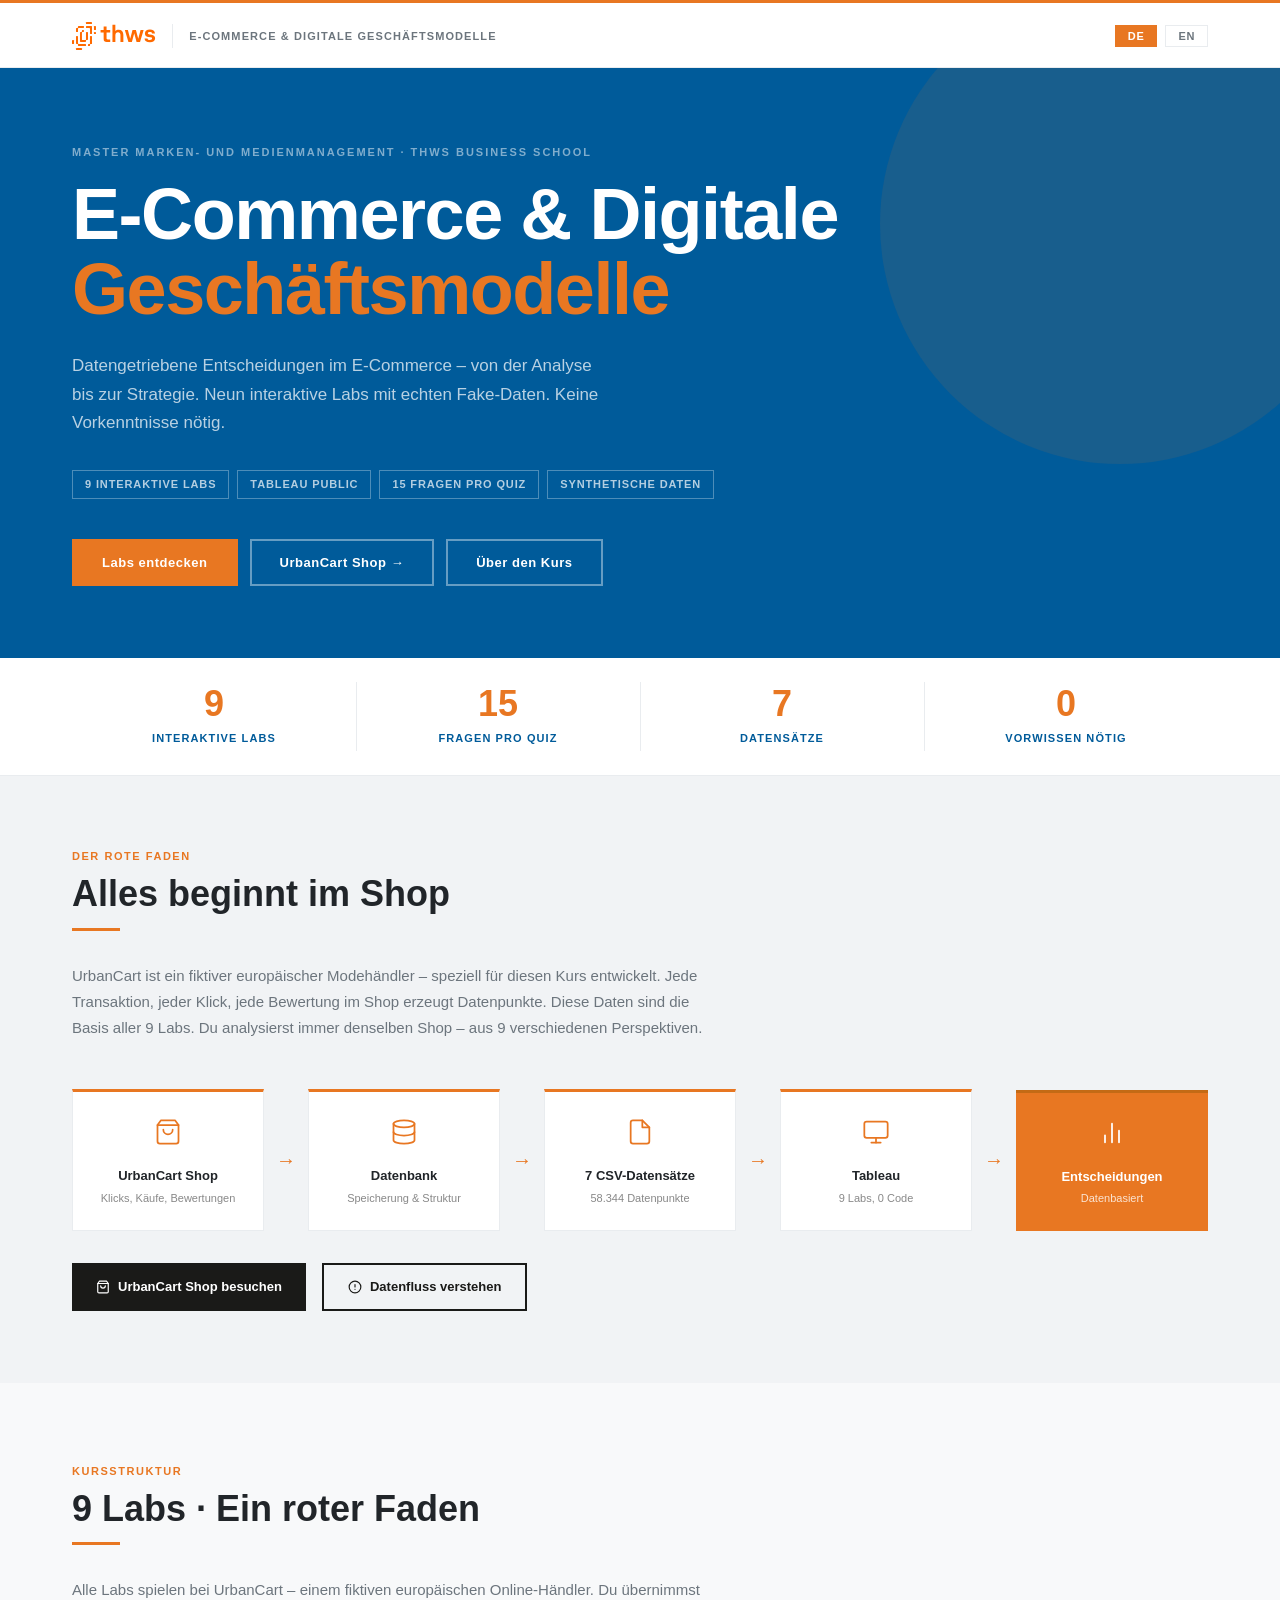
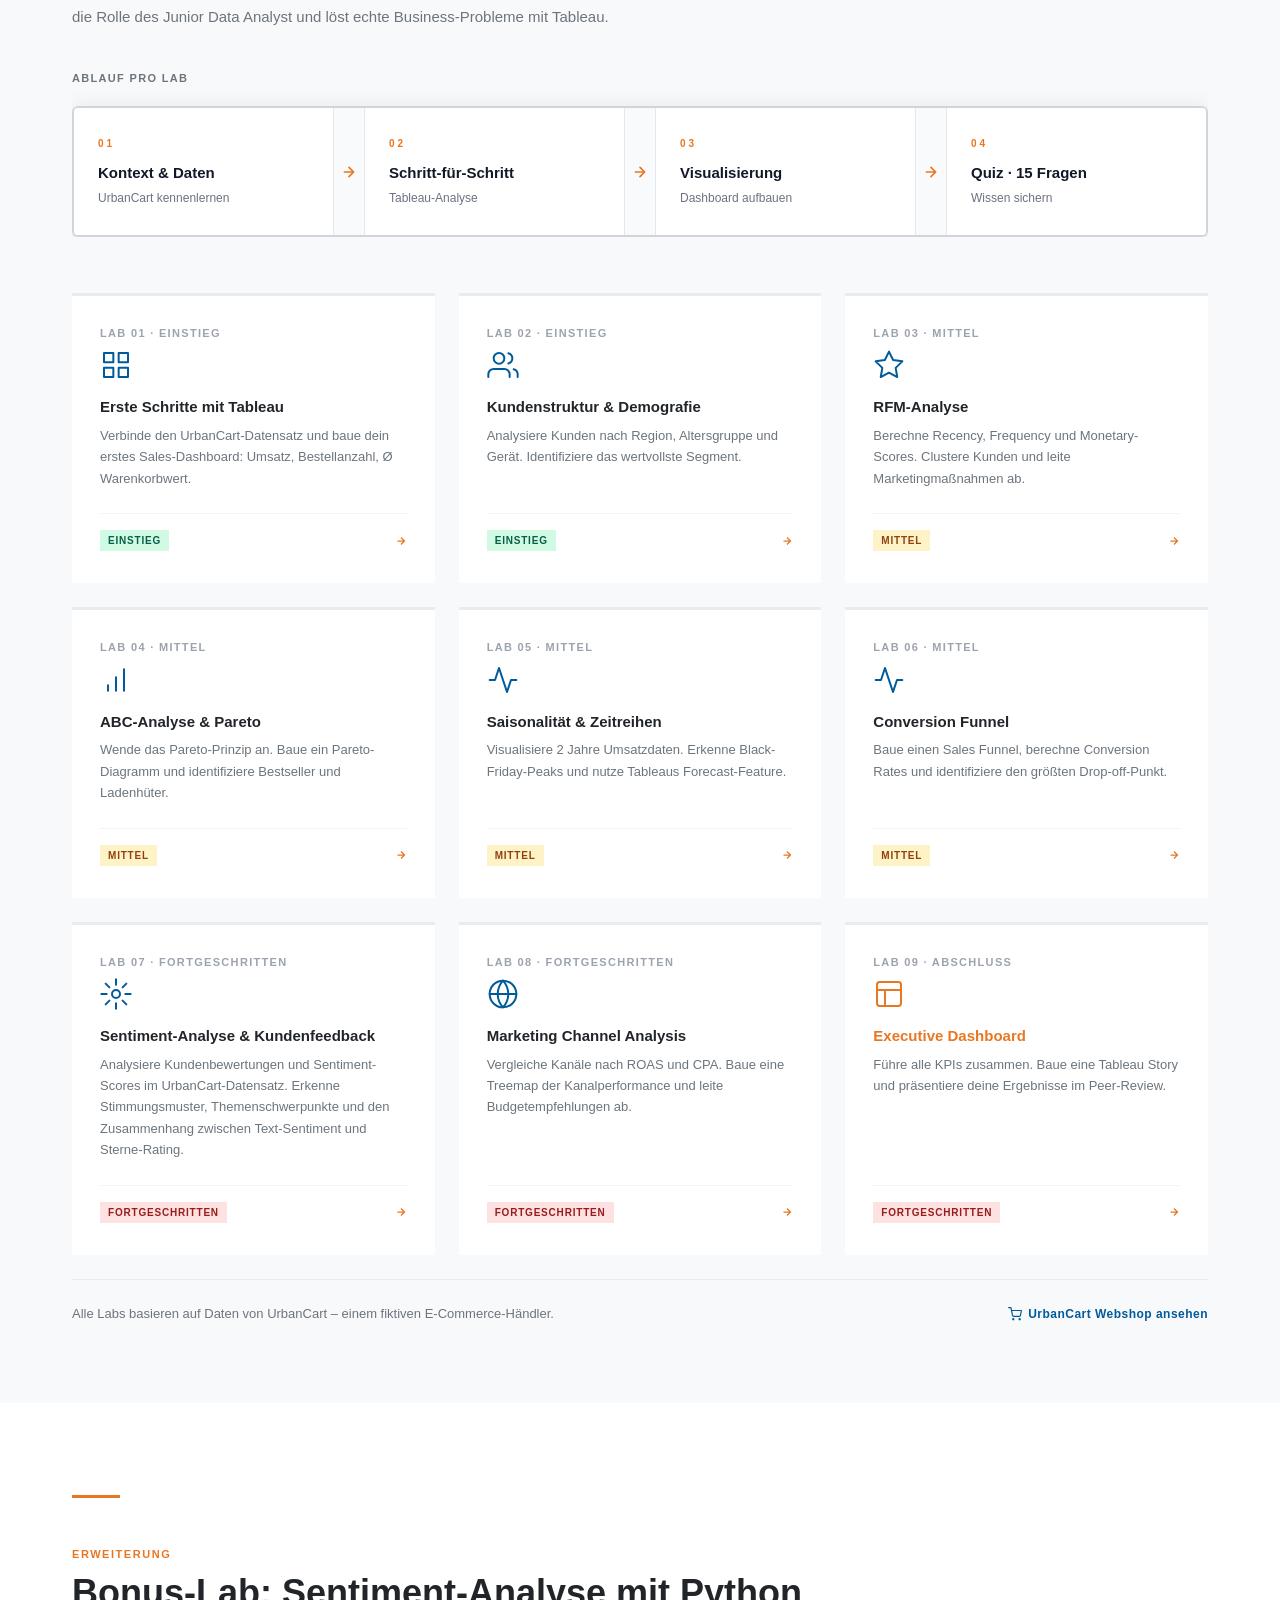
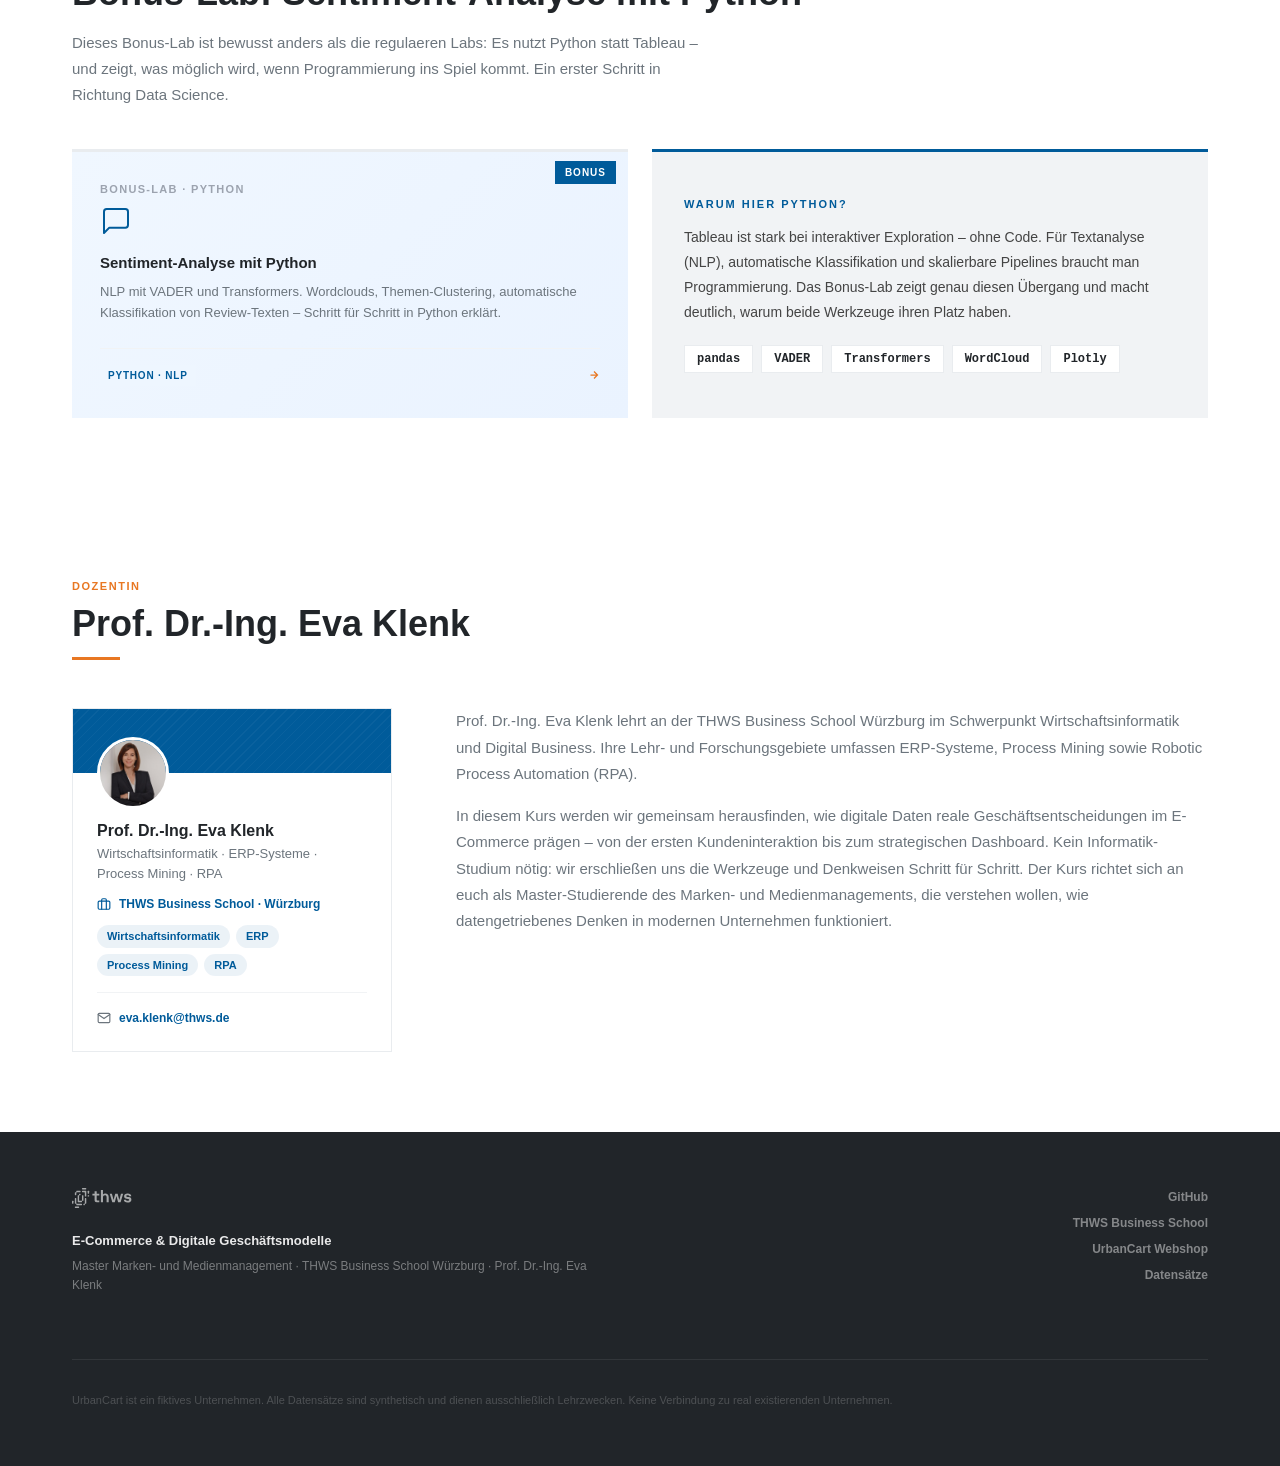
<file: index.html>
<!DOCTYPE html>
<html lang="de">
<head>
<meta charset="UTF-8"/>
<meta name="viewport" content="width=device-width, initial-scale=1.0"/>
    <meta name="description" content="E-Commerce Labs – 9 interaktive Tableau-Labs + Python-Bonus auf dem UrbanCart-Datensatz. THWS Business School, Master MMM."/>
<title>E-Commerce &amp; Digitale Geschäftsmodelle · THWS Business School</title>
<style>
/* ── RESET ── */
*,*::before,*::after{box-sizing:border-box;margin:0;padding:0}
html{scroll-behavior:smooth;font-size:16px}
body{
  font-family:'Segoe UI','Helvetica Neue',Helvetica,Arial,sans-serif;
  background:#fff;color:#212529;
  -webkit-font-smoothing:antialiased;
  overflow-x:hidden;
  line-height:1.5
}
img{display:block;max-width:100%}
a{color:inherit;text-decoration:none}
button{font-family:inherit;cursor:pointer}

/* ── GRID SYSTEM ── */
/* 8px base, columns: max 1200px centered, 32px gutters */
.container{max-width:1200px;margin:0 auto;padding:0 32px}
@media(max-width:640px){.container{padding:0 16px}}

/* ── AICHER TOP BAR ── */
.topbar{height:3px;background:#E87722;position:fixed;top:0;left:0;right:0;z-index:200}

/* ── NAVBAR ── */
.navbar{
  position:sticky;top:4px;z-index:100;
  background:#fff;
  border-bottom:1px solid #E9ECEF;
  height:64px;
}
.navbar__inner{
  max-width:1200px;margin:0 auto;padding:0 32px;
  height:64px;display:flex;align-items:center;
  justify-content:space-between;gap:24px;
}
.navbar__brand{display:flex;align-items:center;gap:16px;flex-shrink:0}
.navbar__logo{height:28px;width:auto;flex-shrink:0}
.navbar__sep{width:1px;height:24px;background:#E9ECEF;flex-shrink:0}
.navbar__kurs{
  font-size:11px;font-weight:700;
  letter-spacing:.1em;text-transform:uppercase;
  color:#6C757D;white-space:nowrap;
}
.navbar__right{display:flex;align-items:center;gap:8px;flex-shrink:0}
.lang-btn{
  padding:4px 12px;
  border:1.5px solid #E9ECEF;background:#fff;
  font-size:11px;font-weight:700;letter-spacing:.06em;
  color:#6C757D;transition:all .15s;
}
.lang-btn.is-active{background:#E87722;color:#fff;border-color:#E87722}
.lang-btn:hover:not(.is-active){border-color:#005B9A;color:#005B9A}

/* ── HERO ── */
.hero{
  background:#005B9A;
  padding:80px 0 72px;
  position:relative;overflow:hidden;
}
.hero::before{
  content:'';
  position:absolute;top:-80px;right:-80px;
  width:480px;height:480px;border-radius:50%;
  background:rgba(232,119,34,.1);
  pointer-events:none;
}
.hero__inner{
  max-width:1200px;margin:0 auto;padding:0 32px;
  display:grid;grid-template-columns:1fr auto;
  align-items:end;gap:64px;
}
@media(max-width:900px){.hero__inner{grid-template-columns:1fr;gap:40px}}
.hero__label{
  font-size:11px;font-weight:700;letter-spacing:.18em;
  text-transform:uppercase;color:rgba(255,255,255,.5);
  margin-bottom:16px;
}
.hero__title{
  font-size:clamp(40px,6vw,72px);
  font-weight:800;color:#fff;
  line-height:1.05;letter-spacing:-.02em;
  margin-bottom:0;
}
.hero__title em{color:#E87722;font-style:normal;display:block}
.hero__sub{
  font-size:17px;color:rgba(255,255,255,.72);
  line-height:1.7;margin-top:24px;max-width:540px;
}
.hero__badges{display:flex;flex-wrap:wrap;gap:8px;margin-top:32px}
.hero__badge{
  border:1.5px solid rgba(255,255,255,.3);
  color:rgba(255,255,255,.7);
  font-size:11px;font-weight:700;letter-spacing:.08em;
  padding:5px 12px;text-transform:uppercase;
}
.hero__cta-row{display:flex;gap:12px;flex-wrap:wrap;margin-top:40px}
.btn-primary{
  background:#E87722;color:#fff;
  padding:12px 28px;font-size:13px;font-weight:700;
  border:2px solid #E87722;letter-spacing:.04em;
  transition:background .15s,transform .15s;
  display:inline-block;
}
.btn-primary:hover{background:#cf6a1c;border-color:#cf6a1c;transform:translateY(-1px)}
.btn-outline-white{
  background:transparent;color:#fff;
  padding:12px 28px;font-size:13px;font-weight:700;
  border:2px solid rgba(255,255,255,.4);letter-spacing:.04em;
  transition:border-color .15s;
  display:inline-block;
}
.btn-outline-white:hover{border-color:rgba(255,255,255,.8)}

/* ── STATS BAR ── */
.statsbar{
  background:#fff;
  border-bottom:1px solid #E9ECEF;
}
.statsbar__inner{
  max-width:1200px;margin:0 auto;padding:0 32px;
  display:flex;flex-wrap:wrap;
}
.stat{
  flex:1;min-width:150px;
  padding:28px 24px;
  text-align:center;
  position:relative;
}
.stat+.stat::before{
  content:'';position:absolute;
  left:0;top:24px;height:calc(100% - 48px);
  width:1px;background:#E9ECEF;
}
.stat__num{
  font-size:36px;font-weight:900;
  color:#E87722;line-height:1;
  font-variant-numeric:tabular-nums;
}
.stat__lbl{
  font-size:11px;font-weight:700;
  text-transform:uppercase;letter-spacing:.1em;
  color:#005B9A;margin-top:8px;
}

/* ── SECTIONS ── */
.section{padding:80px 0}
.section--alt{background:#F8F9FA}
.section__eyebrow{
  font-size:11px;font-weight:700;
  text-transform:uppercase;letter-spacing:.14em;
  color:#E87722;margin-bottom:8px;
}
.section__title{
  font-size:clamp(24px,3vw,36px);
  font-weight:800;color:#212529;
  line-height:1.2;
}
.section__lead{
  font-size:15px;color:#6C757D;
  line-height:1.75;margin-top:16px;
  max-width:640px;
}
.divider{width:48px;height:3px;background:#E87722;margin:12px 0 32px}

/* ── DEMING QUOTE ── */
.quote{
  border-left:3px solid #E87722;
  padding:32px 40px;
  background:#F8F9FA;
  margin-top:48px;
}
.quote__text{
  font-size:clamp(18px,2.5vw,26px);
  font-weight:700;color:#212529;
  line-height:1.45;font-style:italic;
}
.quote__source{
  margin-top:16px;
  font-size:11px;font-weight:700;
  text-transform:uppercase;letter-spacing:.12em;
  color:#E87722;
}

/* ── WORKFLOW ── */
.workflow{
  display:flex;align-items:stretch;
  margin-top:40px;overflow-x:auto;
  border:2px solid #D1D5DB;
  background:#fff;
  box-shadow:0 2px 16px rgba(0,0,0,.08);
  border-radius:4px;overflow:hidden;
}
.wf-step{
  flex:1;min-width:140px;
  padding:28px 20px;
  text-align:center;
  border-right:1px solid #E5E7EB;
  position:relative;
  background:#fff;
}
.wf-step:last-child{border-right:0}
.wf-step__num{
  font-size:12px;font-weight:800;
  color:#E87722;letter-spacing:.12em;
  text-transform:uppercase;margin-bottom:10px;
  display:block;
}
.wf-step__label{
  font-size:14px;font-weight:700;color:#111827;
  line-height:1.3;
}
.wf-step__arrow{
  position:absolute;right:-1px;top:50%;
  transform:translateY(-50%);
  width:8px;height:8px;
  border-top:2px solid #E87722;
  border-right:2px solid #E87722;
  transform:translateY(-50%) rotate(45deg);
  background:#fff;
  z-index:1;
}
.wf-step:last-child .wf-step__arrow{display:none}

/* ── LAB GRID ── */
.lab-grid{
  display:grid;
  grid-template-columns:repeat(3,1fr);
  gap:24px;
  margin-top:56px;
}
@media(max-width:900px){.lab-grid{grid-template-columns:repeat(2,1fr)}}
@media(max-width:580px){.lab-grid{grid-template-columns:1fr}}

.lab-card{
  background:#fff;
  padding:32px 28px;
  display:flex;flex-direction:column;
  min-height:220px;
  transition:background .15s;
  position:relative;
}
.lab-card:hover{background:#F8F9FA}
.lab-card::before{
  content:'';
  position:absolute;top:0;left:0;right:0;
  height:3px;background:#E9ECEF;
  transition:background .15s;
}
.lab-card:hover::before{background:#E87722}
.lab-card__num{
  font-size:11px;font-weight:700;
  letter-spacing:.12em;text-transform:uppercase;
  color:#9CA3AF;margin-bottom:8px;
}
.lab-card__icon{
  width:32px;height:32px;
  margin-bottom:16px;color:#005B9A;
  flex-shrink:0;
}
.lab-card__title{
  font-size:15px;font-weight:800;
  color:#212529;line-height:1.3;
  margin-bottom:8px;
}
.lab-card__desc{
  font-size:13px;color:#6C757D;
  line-height:1.65;flex:1;
}
.lab-card__footer{
  display:flex;align-items:center;
  justify-content:space-between;
  margin-top:24px;padding-top:16px;
  border-top:1px solid #F1F3F5;
}
.lab-card__diff{
  font-size:10px;font-weight:700;
  letter-spacing:.08em;text-transform:uppercase;
  padding:3px 8px;
}
.diff--e{background:#D1FAE5;color:#065F46}
.diff--m{background:#FEF3C7;color:#92400E}
.diff--f{background:#FEE2E2;color:#991B1B}
.lab-card__cta{
  font-size:12px;font-weight:700;
  color:#E87722;letter-spacing:.04em;
  display:flex;align-items:center;gap:4px;
}

/* ── INSTRUCTOR ── */
.instructor{
  display:grid;
  grid-template-columns:320px 1fr;
  gap:64px;align-items:start;
  margin-top:48px;
}
@media(max-width:800px){.instructor{grid-template-columns:1fr;gap:32px}}

.instructor-card{
  border:1px solid #E9ECEF;
  overflow:hidden;
}
.instructor-card__cover{
  height:64px;background:#005B9A;
  position:relative;
}
.instructor-card__cover::after{
  content:'';position:absolute;inset:0;
  background:repeating-linear-gradient(
    -45deg,
    rgba(255,255,255,0) 0,
    rgba(255,255,255,0) 6px,
    rgba(255,255,255,.04) 6px,
    rgba(255,255,255,.04) 7px
  );
}
.instructor-card__avatar-row{
  padding:0 24px;
  margin-top:-36px;
  position:relative;z-index:1;
}
.instructor-card__avatar{
  width:72px;height:72px;border-radius:50%;
  border:3px solid #fff;
  object-fit:cover;object-position:top;
}
.instructor-card__body{padding:12px 24px 24px}
.instructor-card__name{
  font-size:16px;font-weight:800;color:#212529;
  line-height:1.2;
}
.instructor-card__role{
  font-size:13px;color:#6C757D;
  line-height:1.5;margin-top:4px;
}
.instructor-card__org{
  display:flex;align-items:center;gap:8px;
  margin-top:12px;
  font-size:12px;font-weight:700;color:#005B9A;
}
.instructor-card__tags{
  display:flex;flex-wrap:wrap;gap:6px;
  margin-top:12px;
}
.instructor-card__tag{
  background:rgba(0,91,154,.08);
  color:#005B9A;
  font-size:11px;font-weight:700;
  padding:3px 10px;
  border-radius:20px;
}
.instructor-card__contact{
  display:flex;align-items:center;gap:8px;
  margin-top:16px;
  font-size:12px;color:#6C757D;
  border-top:1px solid #F1F3F5;
  padding-top:16px;
}
.instructor-card__contact a{color:#005B9A;font-weight:600}

.instructor__bio p{
  font-size:15px;color:#6C757D;
  line-height:1.75;margin-bottom:16px;
}
.instructor__bio p:last-child{margin-bottom:0}



@media(max-width:800px){}



.code-block{
  background:#0F172A;
  border-left:3px solid #E87722;
  padding:24px;
  margin-top:32px;
  overflow-x:auto;
}
.code-block code{
  font-family:'Consolas','Monaco','Courier New',monospace;
  font-size:12px;color:#E2E8F0;
  line-height:1.8;
  white-space:pre;
  display:block;
}
.code-block .c{color:#64748B}
.code-block .s{color:#86EFAC}

/* ── FOOTER ── */
.footer{
  background:#212529;
  padding:56px 0;
}
.footer__inner{
  max-width:1200px;margin:0 auto;padding:0 32px;
  display:grid;grid-template-columns:1fr 1fr;
  gap:64px;align-items:start;
}
@media(max-width:700px){.footer__inner{grid-template-columns:1fr;gap:32px}}
.footer__brand{}
.footer__thws{filter:brightness(0) invert(1) opacity(.6);height:20px;width:auto}
.footer__title{
  font-size:13px;font-weight:700;color:rgba(255,255,255,.9);
  margin-top:16px;
}
.footer__sub{
  font-size:12px;color:rgba(255,255,255,.4);
  margin-top:6px;line-height:1.6;
}
.footer__links{display:flex;flex-direction:column;gap:8px;align-items:flex-end}
@media(max-width:700px){.footer__links{align-items:flex-start}}
.footer__link{
  font-size:12px;font-weight:600;
  color:rgba(255,255,255,.45);
  transition:color .15s;
}
.footer__link:hover{color:#E87722}
.footer__disclaimer{
  grid-column:1/-1;
  font-size:11px;color:rgba(255,255,255,.2);
  line-height:1.6;padding-top:32px;
  border-top:1px solid rgba(255,255,255,.08);
}

/* ── SCROLL REVEAL ── */
.sr{opacity:0;transform:translateY(16px);transition:opacity .55s ease,transform .55s ease}
.sr.visible{opacity:1;transform:none}

/* ── RESPONSIVE HELPERS ── */
@media(max-width:640px){
  .hero{padding:56px 0 48px}
  .section{padding:56px 0}
  .hero__inner{grid-template-columns:1fr}
  .stat{min-width:120px;padding:20px 12px}
  .stat__num{font-size:28px}
}
</style>
</head>
<body>

<div class="topbar"></div>

<!-- NAVBAR -->
<nav class="navbar" id="top">
  <div class="navbar__inner">
    <div class="navbar__brand">
      <svg class="navbar__logo" viewBox="0 0 274.3 91.2" xmlns="http://www.w3.org/2000/svg"><style>.st0{fill:#FF6A00}</style><g><g><path class="st0" d="M15,32.6h2.6c1.1,0,2-0.9,2-2v-9.1c0-1.1,0.9-2,2-2h15.6c1.1,0,2-0.9,2-2v-2.6c0-1.1-0.9-2-2-2H21.5 c-1.1,0-2,0.9-2,2v2.6c0,1.1-0.9,2-2,2H15c-1.1,0-2,0.9-2,2v9.1C13,31.7,13.9,32.6,15,32.6z"/><path class="st0" d="M63.1,0H47.5c-1.1,0-2,0.9-2,2v2.6c0,1.1,0.9,2,2,2h15.6c1.1,0,2-0.9,2-2V2C65.1,0.9,64.2,0,63.1,0z"/><path class="st0" d="M76.1,13h-2.6c-1.1,0-2,0.9-2,2v9.1c0,1.1,0.9,2,2,2h2.6c1.1,0,2-0.9,2-2V15C78.1,13.9,77.2,13,76.1,13z"/><path class="st0" d="M76.1,32.6h-2.6c-1.1,0-2,0.9-2,2v2.5c0,1.1,0.9,2,2,2h2.6c1.1,0,2-0.9,2-2v-2.6 C78.1,33.4,77.2,32.6,76.1,32.6z"/><path class="st0" d="M52.1,34.5c0-1.1-0.9-2-2-2h-2.6c-1.1,0-2,0.9-2,2v22.1c0,1.1-0.9,2-2,2h-9.1c-1.1,0-2-0.9-2-2V34.5 c0-1.1,0.9-2,2-2H37c1.1,0,2-0.9,2-2v-2.6c0-1.1-0.9-2-2-2h-2.6c-1.1,0-2,0.9-2,2v2.6c0,1.1-0.9,2-2,2H28c-1.1,0-2,0.9-2,2v28.6 c0,1.1,0.9,2,2,2h15.6c1.1,0,2-0.9,2-2v-2.6c0-1.1,0.9-2,2-2h2.6c1.1,0,2-0.9,2-2L52.1,34.5L52.1,34.5z"/><path class="st0" d="M63.1,13H47.5c-1.1,0-2,0.9-2,2v2.6c0,1.1,0.9,2,2,2h9.1c1.1,0,2,0.9,2,2v15.5c0,1.1,0.9,2,2,2h2.6 c1.1,0,2-0.9,2-2V15C65.1,13.9,64.2,13,63.1,13z"/><path class="st0" d="M63.1,45.6h-2.6c-1.1,0-2,0.9-2,2v22.1c0,1.1-0.9,2-2,2H54c-1.1,0-2,0.9-2,2v2.6c0,1.1,0.9,2,2,2h2.6 c1.1,0,2-0.9,2-2v-2.6c0-1.1,0.9-2,2-2h2.6c1.1,0,2-0.9,2-2V47.5C65.1,46.5,64.2,45.6,63.1,45.6z"/><path class="st0" d="M43.6,71.6H21.5c-1.1,0-2-0.9-2-2V47.5c0-1.1-0.9-2-2-2H15c-1.1,0-2,0.9-2,2v22.1c0,1.1,0.9,2,2,2h2.6 c1.1,0,2,0.9,2,2v2.6c0,1.1,0.9,2,2,2h22.1c1.1,0,2-0.9,2-2v-2.6C45.5,72.5,44.7,71.6,43.6,71.6z"/><path class="st0" d="M30.6,84.6H15c-1.1,0-2,0.9-2,2v2.6c0,1.1,0.9,2,2,2h15.6c1.1,0,2-0.9,2-2v-2.6 C32.5,85.5,31.7,84.6,30.6,84.6z"/><path class="st0" d="M4.6,58.6H2c-1.1,0-2,0.9-2,2v9.1c0,1.1,0.9,2,2,2h2.6c1.1,0,2-0.9,2-2v-9.1C6.5,59.5,5.6,58.6,4.6,58.6z"/></g><g><path class="st0" d="M103.1,55.2V34.5h-10v-8.4h10V14.6h9.5v11.5h11.9v8.4h-11.9v18.6c0,2.6,1,3.7,3.7,3.7h8.2v8.3h-11.4 C106.3,65.1,103.1,62.3,103.1,55.2z"/><path class="st0" d="M131.7,9.1h9.5v20c2.5-2.8,6.2-4.2,10.6-4.2c9.6,0,15.5,6.1,15.5,16.6v23.6h-9.5V42.5c0-6.1-2.9-9-7.9-9 c-5.2,0-8.6,3.7-8.6,9.3v22.3h-9.5v-56H131.7z"/><path class="st0" d="M172.1,26.1h9.9l7.6,28.4l7.6-28.4h11l7.6,28.4l7.6-28.4h9.9l-11.7,39h-11.3l-7.6-28.3l-7.6,28.3h-11.3 L172.1,26.1z"/><path class="st0" d="M236.3,53.7h9.8c0.3,3.3,3.1,4.9,7.9,4.9c4.3,0,7-1.8,7-4.7c0-2.5-1.9-3.8-5.4-4.1l-6.2-0.6 c-7.3-0.8-11.8-5.1-11.8-11.8c0-7.8,6.2-12.6,16.2-12.6c9.8,0,16.1,4.2,16.6,12.3h-9.5c-0.2-3.1-2.9-4.6-7.2-4.6 c-4.1,0-6.6,1.6-6.6,4.3c0,2.3,1.8,3.6,5.8,4.1l6.3,0.7c7.4,0.9,11.6,5.2,11.6,11.7c0,7.8-6.5,12.9-16.9,12.9 C243.1,66.3,236.7,62,236.3,53.7z"/></g></g></svg>
      <div class="navbar__sep"></div>
      <span class="navbar__kurs" data-de="E-Commerce &amp; Digitale Geschäftsmodelle" data-en="E-Commerce &amp; Digital Business Models"></span>
    </div>
    <div class="navbar__right">
      <button class="lang-btn is-active" onclick="setLang('de')">DE</button>
      <button class="lang-btn" onclick="setLang('en')">EN</button>
    </div>
  </div>
</nav>

<!-- HERO -->
<section class="hero">
  <div class="hero__inner">
    <div class="hero__content">
      <p class="hero__label" data-de="Master Marken- und Medienmanagement · THWS Business School" data-en="Master Brand &amp; Media Management · THWS Business School"></p>
      <h1 class="hero__title">
        <span data-de="E-Commerce &amp; Digitale" data-en="E-Commerce &amp; Digital"></span>
        <em data-de="Geschäftsmodelle" data-en="Business Models"></em>
      </h1>
      <p class="hero__sub" data-de="Datengetriebene Entscheidungen im E-Commerce – von der Analyse bis zur Strategie. Neun interaktive Labs mit echten Fake-Daten. Keine Vorkenntnisse nötig." data-en="Data-driven decisions in e-commerce – from analysis to strategy. Nine interactive labs with real-world data. No prior knowledge required."></p>
      <div class="hero__badges">
        <span class="hero__badge" data-de="9 interaktive Labs" data-en="9 interactive labs"></span>
        <span class="hero__badge" data-de="Tableau Public" data-en="Tableau Public"></span>
        <span class="hero__badge" data-de="15 Fragen pro Quiz" data-en="15 questions per quiz"></span>
        <span class="hero__badge" data-de="Synthetische Daten" data-en="Synthetic real-world data"></span>
      </div>
      <div class="hero__cta-row">
        <a href="#labs" class="btn-primary" data-de="Labs entdecken" data-en="Explore Labs"></a>
        <a href="urbancart.html" class="btn-outline-white" data-de="UrbanCart Shop →" data-en="UrbanCart Shop →"></a>
        <a href="#kurs" class="btn-outline-white" data-de="Über den Kurs" data-en="About the course"></a>
      </div>
    </div>
  </div>
</section>

<!-- STATS BAR -->
<div class="statsbar">
  <div class="statsbar__inner">
    <div class="stat sr">
      <div class="stat__num">9</div>
      <div class="stat__lbl" data-de="Interaktive Labs" data-en="Interactive Labs"></div>
    </div>
    <div class="stat sr" style="transition-delay:60ms">
      <div class="stat__num">15</div>
      <div class="stat__lbl" data-de="Fragen pro Quiz" data-en="Questions per Quiz"></div>
    </div>
    <div class="stat sr" style="transition-delay:120ms">
      <div class="stat__num">7</div>
      <div class="stat__lbl" data-de="Datensätze" data-en="Datasets"></div>
    </div>
    <div class="stat sr" style="transition-delay:180ms">
      <div class="stat__num">0</div>
      <div class="stat__lbl" data-de="Vorwissen nötig" data-en="Prior Knowledge Needed"></div>
    </div>
  </div>
</div>

<!-- URBANCART CONNECTION -->
<section class="section" id="kurs" style="background:var(--gray-100,#F1F3F5);padding:72px 0;">
  <div class="container">
    <p class="section__eyebrow sr" data-de="Der rote Faden" data-en="The Red Thread"></p>
    <h2 class="section__title sr" data-de="Alles beginnt im Shop" data-en="Everything starts in the shop"></h2>
    <div class="divider sr"></div>
    <p class="section__lead sr" data-de="UrbanCart ist ein fiktiver europ&#228;ischer Modeh&#228;ndler &#8211; speziell f&#252;r diesen Kurs entwickelt. Jede Transaktion, jeder Klick, jede Bewertung im Shop erzeugt Datenpunkte. Diese Daten sind die Basis aller 9 Labs. Du analysierst immer denselben Shop &#8211; aus 9 verschiedenen Perspektiven." data-en="UrbanCart is a fictional European fashion retailer &#8211; created specifically for this course. Every transaction, every click, every review generates data. These data points are the foundation of all 9 labs. You always analyse the same shop &#8211; from 9 different perspectives."></p>

    <div style="margin-top:48px;display:grid;grid-template-columns:1fr auto 1fr auto 1fr auto 1fr auto 1fr;gap:0;align-items:center;" class="sr">
      <div style="text-align:center;padding:24px 16px;background:#fff;border:1px solid var(--gray-200,#E9ECEF);border-top:3px solid var(--orange,#E87722);">
        <div style="font-size:28px;margin-bottom:8px;">
          <svg width="28" height="28" viewBox="0 0 24 24" fill="none" stroke="var(--orange,#E87722)" stroke-width="1.5" stroke-linecap="round" stroke-linejoin="round"><path d="M6 2L3 6v14a2 2 0 002 2h14a2 2 0 002-2V6l-3-4z"/><line x1="3" y1="6" x2="21" y2="6"/><path d="M16 10a4 4 0 01-8 0"/></svg>
        </div>
        <div style="font-size:13px;font-weight:700;margin-bottom:4px;" data-de="UrbanCart Shop" data-en="UrbanCart Shop"></div>
        <div style="font-size:11px;color:#888;" data-de="Klicks, K&#228;ufe, Bewertungen" data-en="Clicks, purchases, reviews"></div>
      </div>
      <div style="color:var(--orange,#E87722);font-size:20px;font-weight:700;padding:0 12px;">&#8594;</div>
      <div style="text-align:center;padding:24px 16px;background:#fff;border:1px solid var(--gray-200,#E9ECEF);border-top:3px solid var(--orange,#E87722);">
        <div style="font-size:28px;margin-bottom:8px;">
          <svg width="28" height="28" viewBox="0 0 24 24" fill="none" stroke="var(--orange,#E87722)" stroke-width="1.5" stroke-linecap="round" stroke-linejoin="round"><ellipse cx="12" cy="5" rx="9" ry="3"/><path d="M21 12c0 1.66-4 3-9 3s-9-1.34-9-3"/><path d="M3 5v14c0 1.66 4 3 9 3s9-1.34 9-3V5"/></ellipse></svg>
        </div>
        <div style="font-size:13px;font-weight:700;margin-bottom:4px;" data-de="Datenbank" data-en="Database"></div>
        <div style="font-size:11px;color:#888;" data-de="Speicherung &amp; Struktur" data-en="Storage &amp; structure"></div>
      </div>
      <div style="color:var(--orange,#E87722);font-size:20px;font-weight:700;padding:0 12px;">&#8594;</div>
      <div style="text-align:center;padding:24px 16px;background:#fff;border:1px solid var(--gray-200,#E9ECEF);border-top:3px solid var(--orange,#E87722);">
        <div style="font-size:28px;margin-bottom:8px;">
          <svg width="28" height="28" viewBox="0 0 24 24" fill="none" stroke="var(--orange,#E87722)" stroke-width="1.5" stroke-linecap="round" stroke-linejoin="round"><path d="M14 2H6a2 2 0 00-2 2v16a2 2 0 002 2h12a2 2 0 002-2V8z"/><polyline points="14 2 14 8 20 8"/></svg>
        </div>
        <div style="font-size:13px;font-weight:700;margin-bottom:4px;">7 CSV-Datens&#228;tze</div>
        <div style="font-size:11px;color:#888;" data-de="58.344 Datenpunkte" data-en="58,714 data points"></div>
      </div>
      <div style="color:var(--orange,#E87722);font-size:20px;font-weight:700;padding:0 12px;">&#8594;</div>
      <div style="text-align:center;padding:24px 16px;background:#fff;border:1px solid var(--gray-200,#E9ECEF);border-top:3px solid var(--orange,#E87722);">
        <div style="font-size:28px;margin-bottom:8px;">
          <svg width="28" height="28" viewBox="0 0 24 24" fill="none" stroke="var(--orange,#E87722)" stroke-width="1.5" stroke-linecap="round" stroke-linejoin="round"><rect x="2" y="3" width="20" height="14" rx="2"/><line x1="8" y1="21" x2="16" y2="21"/><line x1="12" y1="17" x2="12" y2="21"/></svg>
        </div>
        <div style="font-size:13px;font-weight:700;margin-bottom:4px;">Tableau</div>
        <div style="font-size:11px;color:#888;" data-de="9 Labs, 0 Code" data-en="9 labs, 0 code"></div>
      </div>
      <div style="color:var(--orange,#E87722);font-size:20px;font-weight:700;padding:0 12px;">&#8594;</div>
      <div style="text-align:center;padding:24px 16px;background:var(--orange,#E87722);border-top:3px solid #c46a15;">
        <div style="font-size:28px;margin-bottom:8px;">
          <svg width="28" height="28" viewBox="0 0 24 24" fill="none" stroke="#fff" stroke-width="1.5" stroke-linecap="round" stroke-linejoin="round"><path d="M18 20V10M12 20V4M6 20v-6"/></svg>
        </div>
        <div style="font-size:13px;font-weight:700;margin-bottom:4px;color:#fff;" data-de="Entscheidungen" data-en="Decisions"></div>
        <div style="font-size:11px;color:rgba(255,255,255,.8);" data-de="Datenbasiert" data-en="Data-driven"></div>
      </div>
    </div>

    <div style="margin-top:32px;display:flex;gap:16px;flex-wrap:wrap;" class="sr">
      <a href="urbancart.html" style="display:inline-flex;align-items:center;gap:8px;background:var(--gray-900,#1a1a18);color:#fff;padding:12px 24px;font-size:13px;font-weight:700;text-decoration:none;">
        <svg width="14" height="14" viewBox="0 0 24 24" fill="none" stroke="currentColor" stroke-width="2" stroke-linecap="round" stroke-linejoin="round"><path d="M6 2L3 6v14a2 2 0 002 2h14a2 2 0 002-2V6l-3-4z"/><line x1="3" y1="6" x2="21" y2="6"/><path d="M16 10a4 4 0 01-8 0"/></svg>
        <span data-de="UrbanCart Shop besuchen" data-en="Visit UrbanCart shop"></span>
      </a>
      <a href="daten.html" style="display:inline-flex;align-items:center;gap:8px;border:2px solid var(--gray-900,#1a1a18);color:var(--gray-900,#1a1a18);padding:12px 24px;font-size:13px;font-weight:700;text-decoration:none;">
        <svg width="14" height="14" viewBox="0 0 24 24" fill="none" stroke="currentColor" stroke-width="2" stroke-linecap="round" stroke-linejoin="round"><circle cx="12" cy="12" r="10"/><line x1="12" y1="8" x2="12" y2="12"/><line x1="12" y1="16" x2="12.01" y2="16"/></svg>
        <span data-de="Datenfluss verstehen" data-en="Understand data flow"></span>
      </a>
    </div>
  </div>
</section>

<!-- LABS -->
<section class="section section--alt" id="labs">
  <div class="container">
    <p class="section__eyebrow sr" data-de="Kursstruktur" data-en="Course Structure"></p>
    <h2 class="section__title sr" data-de="9 Labs · Ein roter Faden" data-en="9 Labs · One Story"></h2>
    <div class="divider sr"></div>
    <p class="section__lead sr" data-de="Alle Labs spielen bei UrbanCart – einem fiktiven europäischen Online-Händler. Du übernimmst die Rolle des Junior Data Analyst und löst echte Business-Probleme mit Tableau." data-en="All labs take place at UrbanCart – a fictional European online retailer. You take the role of Junior Data Analyst and solve real business problems with Tableau."></p>

    <!-- Workflow -->
    <div class="sr" style="margin-top:40px;overflow-x:auto">
      <p style="font-size:11px;font-weight:700;text-transform:uppercase;letter-spacing:.12em;color:var(--gray-600,#6C757D);margin-bottom:20px" data-de="Ablauf pro Lab" data-en="Structure per Lab"></p>
      <div style="display:grid;grid-template-columns:1fr 32px 1fr 32px 1fr 32px 1fr;align-items:center;gap:0;border:2px solid #D1D5DB;border-radius:6px;overflow:hidden;box-shadow:0 4px 24px rgba(0,0,0,.10);">

        <div style="background:#fff;padding:28px 24px;">
          <div style="font-size:10px;font-weight:800;color:#E87722;letter-spacing:3px;text-transform:uppercase;margin-bottom:12px;">01</div>
          <div style="font-size:15px;font-weight:700;color:#111827;line-height:1.3;" data-de="Kontext &amp; Daten" data-en="Context &amp; Data"></div>
          <div style="font-size:12px;color:#6B7280;margin-top:6px;" data-de="UrbanCart kennenlernen" data-en="Get to know UrbanCart"></div>
        </div>

        <div style="background:#F9FAFB;display:flex;align-items:center;justify-content:center;align-self:stretch;border-left:1px solid #E5E7EB;border-right:1px solid #E5E7EB;">
          <svg width="16" height="16" viewBox="0 0 24 24" fill="none" stroke="#E87722" stroke-width="2.5" stroke-linecap="round" stroke-linejoin="round"><path d="M5 12h14M12 5l7 7-7 7"/></svg>
        </div>

        <div style="background:#fff;padding:28px 24px;">
          <div style="font-size:10px;font-weight:800;color:#E87722;letter-spacing:3px;text-transform:uppercase;margin-bottom:12px;">02</div>
          <div style="font-size:15px;font-weight:700;color:#111827;line-height:1.3;" data-de="Schritt-f&#252;r-Schritt" data-en="Step by Step"></div>
          <div style="font-size:12px;color:#6B7280;margin-top:6px;" data-de="Tableau-Analyse" data-en="Tableau analysis"></div>
        </div>

        <div style="background:#F9FAFB;display:flex;align-items:center;justify-content:center;align-self:stretch;border-left:1px solid #E5E7EB;border-right:1px solid #E5E7EB;">
          <svg width="16" height="16" viewBox="0 0 24 24" fill="none" stroke="#E87722" stroke-width="2.5" stroke-linecap="round" stroke-linejoin="round"><path d="M5 12h14M12 5l7 7-7 7"/></svg>
        </div>

        <div style="background:#fff;padding:28px 24px;">
          <div style="font-size:10px;font-weight:800;color:#E87722;letter-spacing:3px;text-transform:uppercase;margin-bottom:12px;">03</div>
          <div style="font-size:15px;font-weight:700;color:#111827;line-height:1.3;" data-de="Visualisierung" data-en="Visualisation"></div>
          <div style="font-size:12px;color:#6B7280;margin-top:6px;" data-de="Dashboard aufbauen" data-en="Build dashboard"></div>
        </div>

        <div style="background:#F9FAFB;display:flex;align-items:center;justify-content:center;align-self:stretch;border-left:1px solid #E5E7EB;border-right:1px solid #E5E7EB;">
          <svg width="16" height="16" viewBox="0 0 24 24" fill="none" stroke="#E87722" stroke-width="2.5" stroke-linecap="round" stroke-linejoin="round"><path d="M5 12h14M12 5l7 7-7 7"/></svg>
        </div>

        <div style="background:#fff;padding:28px 24px;">
          <div style="font-size:10px;font-weight:800;color:#E87722;letter-spacing:3px;text-transform:uppercase;margin-bottom:12px;">04</div>
          <div style="font-size:15px;font-weight:700;color:#111827;line-height:1.3;" data-de="Quiz &middot; 15 Fragen" data-en="Quiz &middot; 15 Questions"></div>
          <div style="font-size:12px;color:#6B7280;margin-top:6px;" data-de="Wissen sichern" data-en="Lock in knowledge"></div>
        </div>

      </div>
    </div>

    <!-- Lab Cards -->
    <div class="lab-grid">

      <a href="lab01.html" class="lab-card sr">
        <div class="lab-card__num" data-de="Lab 01 · Einstieg" data-en="Lab 01 · Beginner"></div>
        <svg class="lab-card__icon" viewBox="0 0 24 24" fill="none" stroke="currentColor" stroke-width="1.5" stroke-linecap="round" stroke-linejoin="round"><rect x="3" y="3" width="7" height="7"/><rect x="14" y="3" width="7" height="7"/><rect x="14" y="14" width="7" height="7"/><rect x="3" y="14" width="7" height="7"/></svg>
        <div class="lab-card__title" data-de="Erste Schritte mit Tableau" data-en="Getting Started with Tableau"></div>
        <div class="lab-card__desc" data-de="Verbinde den UrbanCart-Datensatz und baue dein erstes Sales-Dashboard: Umsatz, Bestellanzahl, Ø Warenkorbwert." data-en="Connect the UrbanCart dataset and build your first sales dashboard: revenue, order count, average basket value."></div>
        <div class="lab-card__footer">
          <span class="lab-card__diff diff--e" data-de="Einstieg" data-en="Beginner"></span>
          <span class="lab-card__cta">
            <svg width="12" height="12" viewBox="0 0 24 24" fill="none" stroke="currentColor" stroke-width="2.5"><path d="M5 12h14M12 5l7 7-7 7"/></svg>
          </span>
        </div>
      </a>

      <a href="lab02.html" class="lab-card sr" style="transition-delay:40ms">
        <div class="lab-card__num" data-de="Lab 02 · Einstieg" data-en="Lab 02 · Beginner"></div>
        <svg class="lab-card__icon" viewBox="0 0 24 24" fill="none" stroke="currentColor" stroke-width="1.5" stroke-linecap="round" stroke-linejoin="round"><path d="M17 21v-2a4 4 0 0 0-4-4H5a4 4 0 0 0-4 4v2"/><circle cx="9" cy="7" r="4"/><path d="M23 21v-2a4 4 0 0 0-3-3.87M16 3.13a4 4 0 0 1 0 7.75"/></svg>
        <div class="lab-card__title" data-de="Kundenstruktur &amp; Demografie" data-en="Customer Structure &amp; Demographics"></div>
        <div class="lab-card__desc" data-de="Analysiere Kunden nach Region, Altersgruppe und Gerät. Identifiziere das wertvollste Segment." data-en="Analyse customers by region, age group and device. Identify the most valuable segment."></div>
        <div class="lab-card__footer">
          <span class="lab-card__diff diff--e" data-de="Einstieg" data-en="Beginner"></span>
          <span class="lab-card__cta"><svg width="12" height="12" viewBox="0 0 24 24" fill="none" stroke="currentColor" stroke-width="2.5"><path d="M5 12h14M12 5l7 7-7 7"/></svg></span>
        </div>
      </a>

      <a href="lab03.html" class="lab-card sr" style="transition-delay:80ms">
        <div class="lab-card__num" data-de="Lab 03 · Mittel" data-en="Lab 03 · Intermediate"></div>
        <svg class="lab-card__icon" viewBox="0 0 24 24" fill="none" stroke="currentColor" stroke-width="1.5" stroke-linecap="round" stroke-linejoin="round"><polygon points="12 2 15.09 8.26 22 9.27 17 14.14 18.18 21.02 12 17.77 5.82 21.02 7 14.14 2 9.27 8.91 8.26 12 2"/></svg>
        <div class="lab-card__title" data-de="RFM-Analyse" data-en="RFM Analysis"></div>
        <div class="lab-card__desc" data-de="Berechne Recency, Frequency und Monetary-Scores. Clustere Kunden und leite Marketingmaßnahmen ab." data-en="Calculate Recency, Frequency and Monetary scores. Cluster customers and derive marketing actions."></div>
        <div class="lab-card__footer">
          <span class="lab-card__diff diff--m" data-de="Mittel" data-en="Intermediate"></span>
          <span class="lab-card__cta"><svg width="12" height="12" viewBox="0 0 24 24" fill="none" stroke="currentColor" stroke-width="2.5"><path d="M5 12h14M12 5l7 7-7 7"/></svg></span>
        </div>
      </a>

      <a href="lab04.html" class="lab-card sr" style="transition-delay:120ms">
        <div class="lab-card__num" data-de="Lab 04 · Mittel" data-en="Lab 04 · Intermediate"></div>
        <svg class="lab-card__icon" viewBox="0 0 24 24" fill="none" stroke="currentColor" stroke-width="1.5" stroke-linecap="round" stroke-linejoin="round"><line x1="12" y1="20" x2="12" y2="10"/><line x1="18" y1="20" x2="18" y2="4"/><line x1="6" y1="20" x2="6" y2="16"/></svg>
        <div class="lab-card__title" data-de="ABC-Analyse &amp; Pareto" data-en="ABC Analysis &amp; Pareto"></div>
        <div class="lab-card__desc" data-de="Wende das Pareto-Prinzip an. Baue ein Pareto-Diagramm und identifiziere Bestseller und Ladenhüter." data-en="Apply the Pareto principle. Build a Pareto chart and identify bestsellers and slow-movers."></div>
        <div class="lab-card__footer">
          <span class="lab-card__diff diff--m" data-de="Mittel" data-en="Intermediate"></span>
          <span class="lab-card__cta"><svg width="12" height="12" viewBox="0 0 24 24" fill="none" stroke="currentColor" stroke-width="2.5"><path d="M5 12h14M12 5l7 7-7 7"/></svg></span>
        </div>
      </a>

      <a href="lab05.html" class="lab-card sr" style="transition-delay:160ms">
        <div class="lab-card__num" data-de="Lab 05 · Mittel" data-en="Lab 05 · Intermediate"></div>
        <svg class="lab-card__icon" viewBox="0 0 24 24" fill="none" stroke="currentColor" stroke-width="1.5" stroke-linecap="round" stroke-linejoin="round"><polyline points="22 12 18 12 15 21 9 3 6 12 2 12"/></svg>
        <div class="lab-card__title" data-de="Saisonalität &amp; Zeitreihen" data-en="Seasonality &amp; Time Series"></div>
        <div class="lab-card__desc" data-de="Visualisiere 2 Jahre Umsatzdaten. Erkenne Black-Friday-Peaks und nutze Tableaus Forecast-Feature." data-en="Visualise 2 years of revenue data. Identify Black Friday peaks and use Tableau's forecast function."></div>
        <div class="lab-card__footer">
          <span class="lab-card__diff diff--m" data-de="Mittel" data-en="Intermediate"></span>
          <span class="lab-card__cta"><svg width="12" height="12" viewBox="0 0 24 24" fill="none" stroke="currentColor" stroke-width="2.5"><path d="M5 12h14M12 5l7 7-7 7"/></svg></span>
        </div>
      </a>

      <a href="lab06.html" class="lab-card sr" style="transition-delay:200ms">
        <div class="lab-card__num" data-de="Lab 06 · Mittel" data-en="Lab 06 · Intermediate"></div>
        <svg class="lab-card__icon" viewBox="0 0 24 24" fill="none" stroke="currentColor" stroke-width="1.5" stroke-linecap="round" stroke-linejoin="round"><path d="M22 12h-4l-3 9L9 3l-3 9H2"/></svg>
        <div class="lab-card__title" data-de="Conversion Funnel" data-en="Conversion Funnel"></div>
        <div class="lab-card__desc" data-de="Baue einen Sales Funnel, berechne Conversion Rates und identifiziere den größten Drop-off-Punkt." data-en="Build a sales funnel, calculate conversion rates and identify the biggest drop-off point."></div>
        <div class="lab-card__footer">
          <span class="lab-card__diff diff--m" data-de="Mittel" data-en="Intermediate"></span>
          <span class="lab-card__cta"><svg width="12" height="12" viewBox="0 0 24 24" fill="none" stroke="currentColor" stroke-width="2.5"><path d="M5 12h14M12 5l7 7-7 7"/></svg></span>
        </div>
      </a>

      <a href="lab07.html" class="lab-card sr" style="transition-delay:240ms">
        <div class="lab-card__num" data-de="Lab 07 · Fortgeschritten" data-en="Lab 07 · Advanced"></div>
        <svg class="lab-card__icon" viewBox="0 0 24 24" fill="none" stroke="currentColor" stroke-width="1.5" stroke-linecap="round" stroke-linejoin="round"><circle cx="12" cy="12" r="3"/><path d="M12 1v4M12 19v4M4.22 4.22l2.83 2.83M16.95 16.95l2.83 2.83M1 12h4M19 12h4M4.22 19.78l2.83-2.83M16.95 7.05l2.83-2.83"/></svg>
        <div class="lab-card__title" data-de="Sentiment-Analyse &amp; Kundenfeedback" data-en="Sentiment Analysis &amp; Customer Feedback"></div>
        <div class="lab-card__desc" data-de="Analysiere Kundenbewertungen und Sentiment-Scores im UrbanCart-Datensatz. Erkenne Stimmungsmuster, Themenschwerpunkte und den Zusammenhang zwischen Text-Sentiment und Sterne-Rating." data-en="Analyse customer reviews and sentiment scores in the UrbanCart dataset. Identify sentiment patterns, key topics and the link between text sentiment and star ratings."></div>
        <div class="lab-card__footer">
          <span class="lab-card__diff diff--f" data-de="Fortgeschritten" data-en="Advanced"></span>
          <span class="lab-card__cta"><svg width="12" height="12" viewBox="0 0 24 24" fill="none" stroke="currentColor" stroke-width="2.5"><path d="M5 12h14M12 5l7 7-7 7"/></svg></span>
        </div>
      </a>

      <a href="lab08.html" class="lab-card sr" style="transition-delay:280ms">
        <div class="lab-card__num" data-de="Lab 08 · Fortgeschritten" data-en="Lab 08 · Advanced"></div>
        <svg class="lab-card__icon" viewBox="0 0 24 24" fill="none" stroke="currentColor" stroke-width="1.5" stroke-linecap="round" stroke-linejoin="round"><circle cx="12" cy="12" r="10"/><line x1="2" y1="12" x2="22" y2="12"/><path d="M12 2a15.3 15.3 0 0 1 4 10 15.3 15.3 0 0 1-4 10 15.3 15.3 0 0 1-4-10 15.3 15.3 0 0 1 4-10z"/></svg>
        <div class="lab-card__title" data-de="Marketing Channel Analysis" data-en="Marketing Channel Analysis"></div>
        <div class="lab-card__desc" data-de="Vergleiche Kanäle nach ROAS und CPA. Baue eine Treemap der Kanalperformance und leite Budgetempfehlungen ab." data-en="Compare channels by ROAS and CPA. Build a treemap of channel performance and derive budget recommendations."></div>
        <div class="lab-card__footer">
          <span class="lab-card__diff diff--f" data-de="Fortgeschritten" data-en="Advanced"></span>
          <span class="lab-card__cta"><svg width="12" height="12" viewBox="0 0 24 24" fill="none" stroke="currentColor" stroke-width="2.5"><path d="M5 12h14M12 5l7 7-7 7"/></svg></span>
        </div>
      </a>

      <a href="lab09.html" class="lab-card sr" style="transition-delay:320ms">
        <div class="lab-card__num" data-de="Lab 09 · Abschluss" data-en="Lab 09 · Capstone"></div>
        <svg class="lab-card__icon" viewBox="0 0 24 24" fill="none" stroke="#E87722" stroke-width="1.5" stroke-linecap="round" stroke-linejoin="round"><rect x="3" y="3" width="18" height="18" rx="2"/><line x1="3" y1="9" x2="21" y2="9"/><line x1="9" y1="21" x2="9" y2="9"/></svg>
        <div class="lab-card__title" style="color:#E87722" data-de="Executive Dashboard" data-en="Executive Dashboard"></div>
        <div class="lab-card__desc" data-de="Führe alle KPIs zusammen. Baue eine Tableau Story und präsentiere deine Ergebnisse im Peer-Review." data-en="Consolidate all KPIs. Build a Tableau story and present your findings in a peer review."></div>
        <div class="lab-card__footer">
          <span class="lab-card__diff diff--f" data-de="Fortgeschritten" data-en="Advanced"></span>
          <span class="lab-card__cta" style="color:#E87722"><svg width="12" height="12" viewBox="0 0 24 24" fill="none" stroke="currentColor" stroke-width="2.5"><path d="M5 12h14M12 5l7 7-7 7"/></svg></span>
        </div>
      </a>

    </div><!-- /lab-grid -->

    <!-- Webshop link -->
    <div class="sr" style="margin-top:24px;padding-top:24px;border-top:1px solid #E9ECEF;display:flex;align-items:center;justify-content:space-between;flex-wrap:wrap;gap:16px">
      <p style="font-size:13px;color:#6C757D" data-de="Alle Labs basieren auf Daten von UrbanCart – einem fiktiven E-Commerce-Händler." data-en="All labs are based on data from UrbanCart – a fictional e-commerce retailer."></p>
      <a href="urbancart.html" style="font-size:12px;font-weight:700;color:#005B9A;letter-spacing:.04em;display:flex;align-items:center;gap:6px">
        <svg width="14" height="14" viewBox="0 0 24 24" fill="none" stroke="currentColor" stroke-width="2" stroke-linecap="round" stroke-linejoin="round"><circle cx="9" cy="21" r="1"/><circle cx="20" cy="21" r="1"/><path d="M1 1h4l2.68 13.39a2 2 0 0 0 2 1.61h9.72a2 2 0 0 0 2-1.61L23 6H6"/></svg>
        <span data-de="UrbanCart Webshop ansehen" data-en="View UrbanCart webshop"></span>
      </a>
    </div>
  </div>
</section>


<!-- BONUS LAB -->
<section class="section" id="bonus">
  <div class="container">
    <div class="divider sr"></div>
    <p class="section__eyebrow sr" style="margin-top:48px;" data-de="Erweiterung" data-en="Extension"></p>
    <h2 class="section__title sr" data-de="Bonus-Lab: Sentiment-Analyse mit Python" data-en="Bonus Lab: Sentiment Analysis with Python"></h2>
    <p class="section__lead sr" data-de="Dieses Bonus-Lab ist bewusst anders als die regulaeren Labs: Es nutzt Python statt Tableau &#8211; und zeigt, was m&#246;glich wird, wenn Programmierung ins Spiel kommt. Ein erster Schritt in Richtung Data Science." data-en="This bonus lab is intentionally different: it uses Python instead of Tableau &#8211; showing what becomes possible when programming enters the picture. A first step towards data science."></p>

    <div style="display:grid;grid-template-columns:1fr 1fr;gap:24px;margin-top:40px;" class="sr">
      <a href="lab-bonus.html" class="lab-card" style="border-top-color:#005B9A;background:linear-gradient(135deg,#F0F7FF,#EAF3FF);position:relative;">
        <div style="position:absolute;top:12px;right:12px;background:#005B9A;color:#fff;font-size:10px;font-weight:700;letter-spacing:1px;padding:4px 10px;text-transform:uppercase;">Bonus</div>
        <div class="lab-card__num" data-de="Bonus-Lab &#183; Python" data-en="Bonus Lab &#183; Python"></div>
        <svg class="lab-card__icon" viewBox="0 0 24 24" fill="none" stroke="#005B9A" stroke-width="1.5" stroke-linecap="round" stroke-linejoin="round"><path d="M21 15a2 2 0 0 1-2 2H7l-4 4V5a2 2 0 0 1 2-2h14a2 2 0 0 1 2 2z"/></svg>
        <div class="lab-card__title" data-de="Sentiment-Analyse mit Python" data-en="Sentiment Analysis with Python"></div>
        <div class="lab-card__desc" data-de="NLP mit VADER und Transformers. Wordclouds, Themen-Clustering, automatische Klassifikation von Review-Texten &#8211; Schritt f&#252;r Schritt in Python erkl&#228;rt." data-en="NLP with VADER and Transformers. Word clouds, topic clustering, automatic classification of review texts &#8211; explained step by step in Python."></div>
        <div class="lab-card__footer">
          <span class="lab-card__diff" style="background:#EEF6FF;color:#005B9A;" data-de="Python &#183; NLP" data-en="Python &#183; NLP"></span>
          <span class="lab-card__cta"><svg width="12" height="12" viewBox="0 0 24 24" fill="none" stroke="currentColor" stroke-width="2.5"><path d="M5 12h14M12 5l7 7-7 7"/></svg></span>
        </div>
      </a>

      <div style="padding:32px;background:#F1F3F5;border-top:3px solid #005B9A;display:flex;flex-direction:column;justify-content:center;">
        <div style="font-size:11px;font-weight:700;letter-spacing:2px;text-transform:uppercase;color:#005B9A;margin-bottom:12px;" data-de="Warum hier Python?" data-en="Why Python here?"></div>
        <p style="font-size:14px;line-height:1.8;color:#444;margin-bottom:20px;" data-de="Tableau ist stark bei interaktiver Exploration &#8211; ohne Code. F&#252;r Textanalyse (NLP), automatische Klassifikation und skalierbare Pipelines braucht man Programmierung. Das Bonus-Lab zeigt genau diesen &#220;bergang und macht deutlich, warum beide Werkzeuge ihren Platz haben." data-en="Tableau is strong for interactive exploration &#8211; no code. For text analysis (NLP), automatic classification and scalable pipelines, programming is needed. The bonus lab shows exactly this transition and makes clear why both tools have their place."></p>
        <div style="display:flex;gap:8px;flex-wrap:wrap;">
          <span style="background:#fff;border:1px solid #E9ECEF;padding:4px 12px;font-size:12px;font-weight:700;font-family:monospace;">pandas</span>
          <span style="background:#fff;border:1px solid #E9ECEF;padding:4px 12px;font-size:12px;font-weight:700;font-family:monospace;">VADER</span>
          <span style="background:#fff;border:1px solid #E9ECEF;padding:4px 12px;font-size:12px;font-weight:700;font-family:monospace;">Transformers</span>
          <span style="background:#fff;border:1px solid #E9ECEF;padding:4px 12px;font-size:12px;font-weight:700;font-family:monospace;">WordCloud</span>
          <span style="background:#fff;border:1px solid #E9ECEF;padding:4px 12px;font-size:12px;font-weight:700;font-family:monospace;">Plotly</span>
        </div>
      </div>
    </div>
  </div>
</section>


<!-- INSTRUCTOR -->
<section class="section" id="dozentin">
  <div class="container">
    <p class="section__eyebrow sr" data-de="Dozentin" data-en="Instructor"></p>
    <h2 class="section__title sr" data-de="Prof. Dr.-Ing. Eva Klenk" data-en="Prof. Dr.-Ing. Eva Klenk"></h2>
    <div class="divider sr"></div>

    <div class="instructor sr">
      <div class="instructor-card">
        <div class="instructor-card__cover"></div>
        <div class="instructor-card__avatar-row">
          <img src="assets/eva-klenk.jpg" alt="Prof. Dr.-Ing. Eva Klenk" class="instructor-card__avatar"/>
        </div>
        <div class="instructor-card__body">
          <div class="instructor-card__name">Prof. Dr.-Ing. Eva Klenk</div>
          <div class="instructor-card__role" data-de="Wirtschaftsinformatik · ERP-Systeme · Process Mining · RPA" data-en="Business Informatics · ERP Systems · Process Mining · RPA"></div>
          <div class="instructor-card__org">
            <svg width="14" height="14" viewBox="0 0 24 24" fill="none" stroke="currentColor" stroke-width="2" stroke-linecap="round" stroke-linejoin="round"><rect x="2" y="7" width="20" height="14" rx="2"/><path d="M16 21V5a2 2 0 0 0-2-2h-4a2 2 0 0 0-2 2v16"/></svg>
            THWS Business School · Würzburg
          </div>
          <div class="instructor-card__tags">
            <span class="instructor-card__tag">Wirtschaftsinformatik</span>
            <span class="instructor-card__tag">ERP</span>
            <span class="instructor-card__tag">Process Mining</span>
            <span class="instructor-card__tag">RPA</span>
          </div>
          <div class="instructor-card__contact">
            <svg width="14" height="14" viewBox="0 0 24 24" fill="none" stroke="currentColor" stroke-width="2" stroke-linecap="round" stroke-linejoin="round"><path d="M4 4h16c1.1 0 2 .9 2 2v12c0 1.1-.9 2-2 2H4c-1.1 0-2-.9-2-2V6c0-1.1.9-2 2-2z"/><polyline points="22,6 12,13 2,6"/></svg>
            <a href="mailto:eva.klenk@thws.de">eva.klenk@thws.de</a>
          </div>
        </div>
      </div>
      <div class="instructor__bio">
        <p data-de="Prof. Dr.-Ing. Eva Klenk lehrt an der THWS Business School Würzburg im Schwerpunkt Wirtschaftsinformatik und Digital Business. Ihre Lehr- und Forschungsgebiete umfassen ERP-Systeme, Process Mining sowie Robotic Process Automation (RPA)." data-en="Prof. Dr.-Ing. Eva Klenk teaches at THWS Business School Würzburg in the area of Business Informatics and Digital Business. Her teaching and research areas include ERP systems, process mining and robotic process automation (RPA)."></p>
        <p data-de="In diesem Kurs werden wir gemeinsam herausfinden, wie digitale Daten reale Geschäftsentscheidungen im E-Commerce prägen – von der ersten Kundeninteraktion bis zum strategischen Dashboard. Kein Informatik-Studium nötig: wir erschließen uns die Werkzeuge und Denkweisen Schritt für Schritt. Der Kurs richtet sich an euch als Master-Studierende des Marken- und Medienmanagements, die verstehen wollen, wie datengetriebenes Denken in modernen Unternehmen funktioniert." data-en="In this course we will explore together how digital data shapes real business decisions in e-commerce – from the first customer interaction to the strategic dashboard. No computer science background needed: we work through the tools and ways of thinking step by step. This course is for you as Master's students in Brand and Media Management who want to understand how data-driven thinking works in modern organisations."></p>
      </div>
    </div>
  </div>
</section>



<!-- FOOTER -->
<footer class="footer">
  <div class="footer__inner">
    <div class="footer__brand">
      <svg class="footer__thws" viewBox="0 0 274.3 91.2" xmlns="http://www.w3.org/2000/svg"><style>.st0{fill:#FF6A00}</style><g><g><path class="st0" d="M15,32.6h2.6c1.1,0,2-0.9,2-2v-9.1c0-1.1,0.9-2,2-2h15.6c1.1,0,2-0.9,2-2v-2.6c0-1.1-0.9-2-2-2H21.5 c-1.1,0-2,0.9-2,2v2.6c0,1.1-0.9,2-2,2H15c-1.1,0-2,0.9-2,2v9.1C13,31.7,13.9,32.6,15,32.6z"/><path class="st0" d="M63.1,0H47.5c-1.1,0-2,0.9-2,2v2.6c0,1.1,0.9,2,2,2h15.6c1.1,0,2-0.9,2-2V2C65.1,0.9,64.2,0,63.1,0z"/><path class="st0" d="M76.1,13h-2.6c-1.1,0-2,0.9-2,2v9.1c0,1.1,0.9,2,2,2h2.6c1.1,0,2-0.9,2-2V15C78.1,13.9,77.2,13,76.1,13z"/><path class="st0" d="M76.1,32.6h-2.6c-1.1,0-2,0.9-2,2v2.5c0,1.1,0.9,2,2,2h2.6c1.1,0,2-0.9,2-2v-2.6 C78.1,33.4,77.2,32.6,76.1,32.6z"/><path class="st0" d="M52.1,34.5c0-1.1-0.9-2-2-2h-2.6c-1.1,0-2,0.9-2,2v22.1c0,1.1-0.9,2-2,2h-9.1c-1.1,0-2-0.9-2-2V34.5 c0-1.1,0.9-2,2-2H37c1.1,0,2-0.9,2-2v-2.6c0-1.1-0.9-2-2-2h-2.6c-1.1,0-2,0.9-2,2v2.6c0,1.1-0.9,2-2,2H28c-1.1,0-2,0.9-2,2v28.6 c0,1.1,0.9,2,2,2h15.6c1.1,0,2-0.9,2-2v-2.6c0-1.1,0.9-2,2-2h2.6c1.1,0,2-0.9,2-2L52.1,34.5L52.1,34.5z"/><path class="st0" d="M63.1,13H47.5c-1.1,0-2,0.9-2,2v2.6c0,1.1,0.9,2,2,2h9.1c1.1,0,2,0.9,2,2v15.5c0,1.1,0.9,2,2,2h2.6 c1.1,0,2-0.9,2-2V15C65.1,13.9,64.2,13,63.1,13z"/><path class="st0" d="M63.1,45.6h-2.6c-1.1,0-2,0.9-2,2v22.1c0,1.1-0.9,2-2,2H54c-1.1,0-2,0.9-2,2v2.6c0,1.1,0.9,2,2,2h2.6 c1.1,0,2-0.9,2-2v-2.6c0-1.1,0.9-2,2-2h2.6c1.1,0,2-0.9,2-2V47.5C65.1,46.5,64.2,45.6,63.1,45.6z"/><path class="st0" d="M43.6,71.6H21.5c-1.1,0-2-0.9-2-2V47.5c0-1.1-0.9-2-2-2H15c-1.1,0-2,0.9-2,2v22.1c0,1.1,0.9,2,2,2h2.6 c1.1,0,2,0.9,2,2v2.6c0,1.1,0.9,2,2,2h22.1c1.1,0,2-0.9,2-2v-2.6C45.5,72.5,44.7,71.6,43.6,71.6z"/><path class="st0" d="M30.6,84.6H15c-1.1,0-2,0.9-2,2v2.6c0,1.1,0.9,2,2,2h15.6c1.1,0,2-0.9,2-2v-2.6 C32.5,85.5,31.7,84.6,30.6,84.6z"/><path class="st0" d="M4.6,58.6H2c-1.1,0-2,0.9-2,2v9.1c0,1.1,0.9,2,2,2h2.6c1.1,0,2-0.9,2-2v-9.1C6.5,59.5,5.6,58.6,4.6,58.6z"/></g><g><path class="st0" d="M103.1,55.2V34.5h-10v-8.4h10V14.6h9.5v11.5h11.9v8.4h-11.9v18.6c0,2.6,1,3.7,3.7,3.7h8.2v8.3h-11.4 C106.3,65.1,103.1,62.3,103.1,55.2z"/><path class="st0" d="M131.7,9.1h9.5v20c2.5-2.8,6.2-4.2,10.6-4.2c9.6,0,15.5,6.1,15.5,16.6v23.6h-9.5V42.5c0-6.1-2.9-9-7.9-9 c-5.2,0-8.6,3.7-8.6,9.3v22.3h-9.5v-56H131.7z"/><path class="st0" d="M172.1,26.1h9.9l7.6,28.4l7.6-28.4h11l7.6,28.4l7.6-28.4h9.9l-11.7,39h-11.3l-7.6-28.3l-7.6,28.3h-11.3 L172.1,26.1z"/><path class="st0" d="M236.3,53.7h9.8c0.3,3.3,3.1,4.9,7.9,4.9c4.3,0,7-1.8,7-4.7c0-2.5-1.9-3.8-5.4-4.1l-6.2-0.6 c-7.3-0.8-11.8-5.1-11.8-11.8c0-7.8,6.2-12.6,16.2-12.6c9.8,0,16.1,4.2,16.6,12.3h-9.5c-0.2-3.1-2.9-4.6-7.2-4.6 c-4.1,0-6.6,1.6-6.6,4.3c0,2.3,1.8,3.6,5.8,4.1l6.3,0.7c7.4,0.9,11.6,5.2,11.6,11.7c0,7.8-6.5,12.9-16.9,12.9 C243.1,66.3,236.7,62,236.3,53.7z"/></g></g></svg>
      <div class="footer__title" data-de="E-Commerce &amp; Digitale Geschäftsmodelle" data-en="E-Commerce &amp; Digital Business Models"></div>
      <div class="footer__sub" data-de="Master Marken- und Medienmanagement · THWS Business School Würzburg · Prof. Dr.-Ing. Eva Klenk" data-en="Master Brand &amp; Media Management · THWS Business School Würzburg · Prof. Dr.-Ing. Eva Klenk"></div>
    </div>
    <div class="footer__links">
      <a href="https://github.com/swrobuts/e-comm" class="footer__link" target="_blank" rel="noopener">GitHub</a>
      <a href="https://business.thws.de" class="footer__link" target="_blank" rel="noopener">THWS Business School</a>
      <a href="urbancart.html" class="footer__link">UrbanCart Webshop</a>
      <a href="daten.html" class="footer__link" data-de="Datensätze" data-en="Datasets"></a>
    </div>
    <p class="footer__disclaimer" data-de="UrbanCart ist ein fiktives Unternehmen. Alle Datensätze sind synthetisch und dienen ausschließlich Lehrzwecken. Keine Verbindung zu real existierenden Unternehmen." data-en="UrbanCart is a fictional company. All datasets are synthetic and serve educational purposes only. No connection to any real company."></p>
  </div>
</footer>

<script>
// ── LANGUAGE SWITCH ──
function setLang(lang) {
  document.documentElement.lang = lang;
  document.querySelectorAll('[data-de]').forEach(el => {
    const val = el.getAttribute('data-' + lang);
    if (!val) return;
    if (el.tagName === 'INPUT' || el.tagName === 'TEXTAREA') {
      el.value = val;
    } else {
      el.innerHTML = val;
    }
  });
  document.querySelectorAll('.lang-btn').forEach(btn => {
    btn.classList.toggle('is-active', btn.textContent.toLowerCase() === lang);
  });
  localStorage.setItem('lang', lang);
}

// ── SCROLL REVEAL ──
(function() {
  const els = document.querySelectorAll('.sr');
  const obs = new IntersectionObserver(entries => {
    entries.forEach(e => { if (e.isIntersecting) { e.target.classList.add('visible'); } });
  }, { threshold: 0.08 });
  els.forEach(el => obs.observe(el));
})();

// ── INIT ──
(function() {
  const lang = localStorage.getItem('lang') || 'de';
  setLang(lang);
})();
</script>

</body>
</html>
</file>
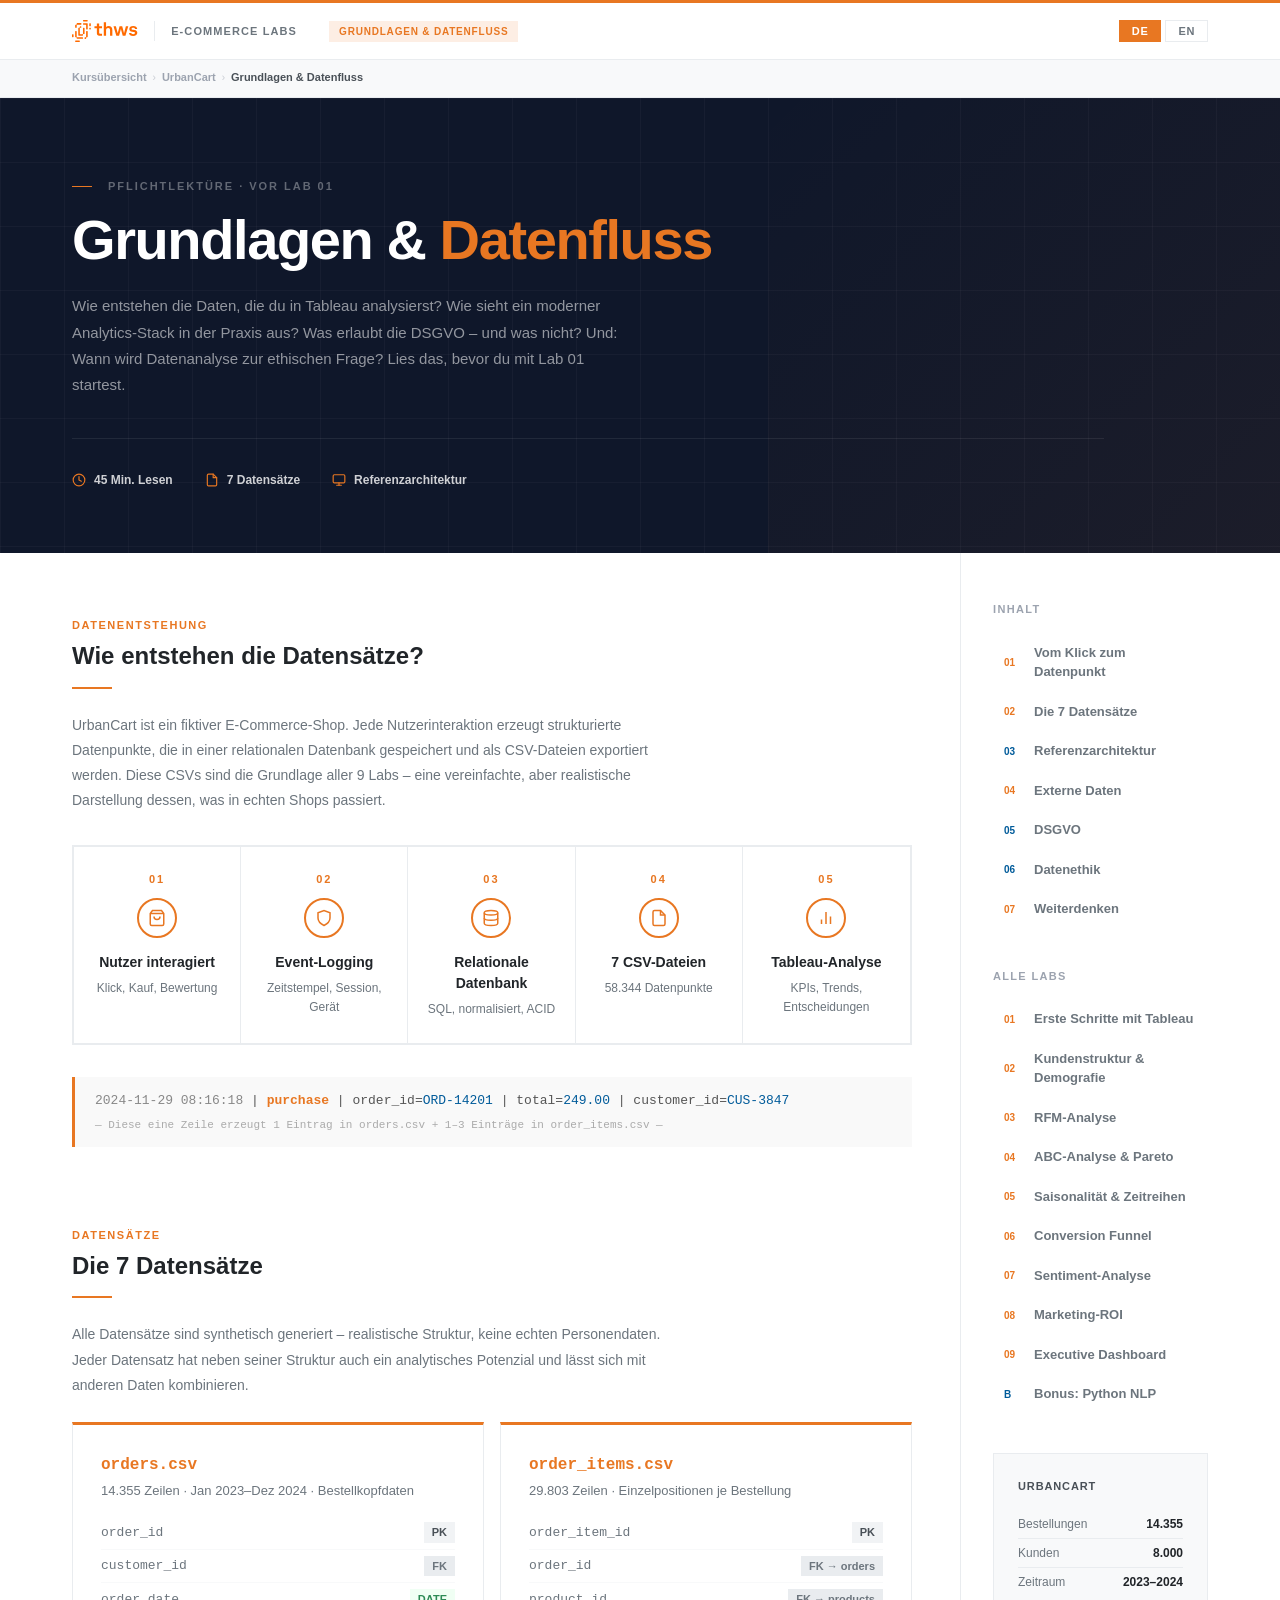
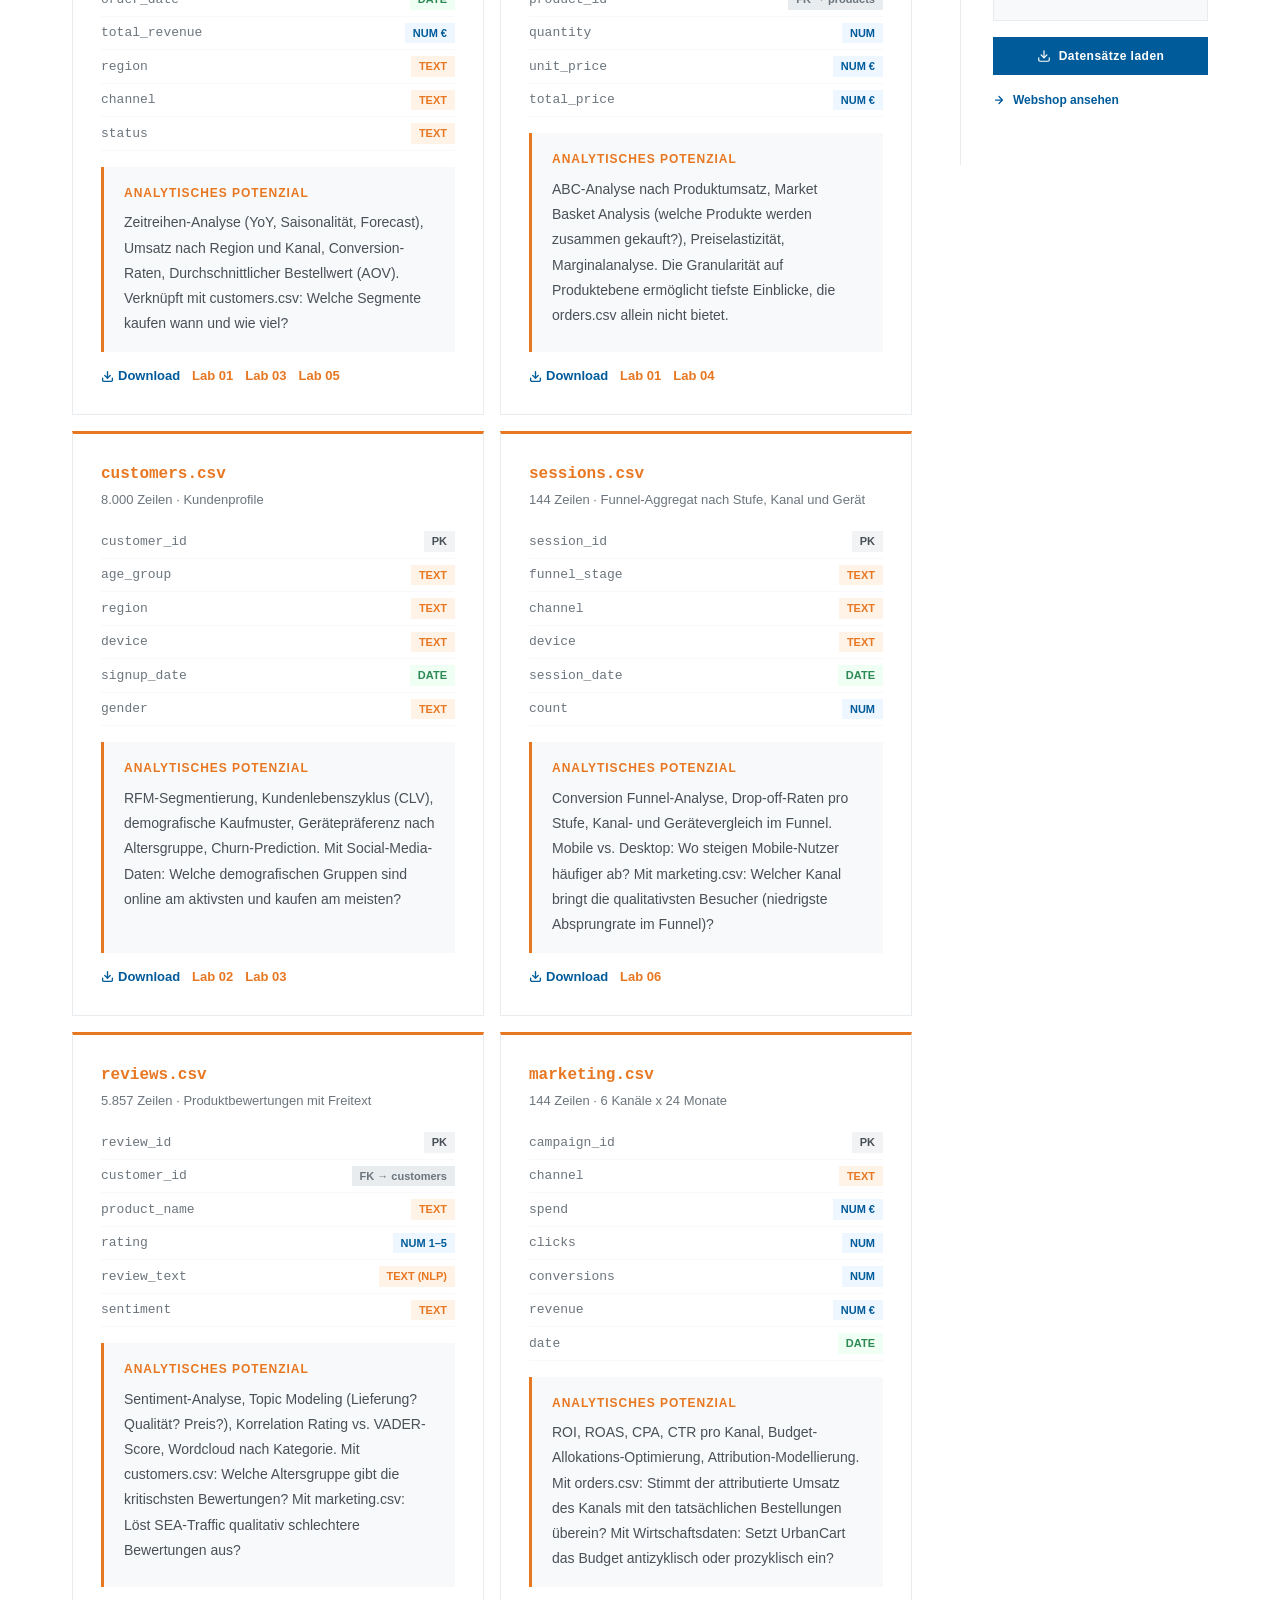
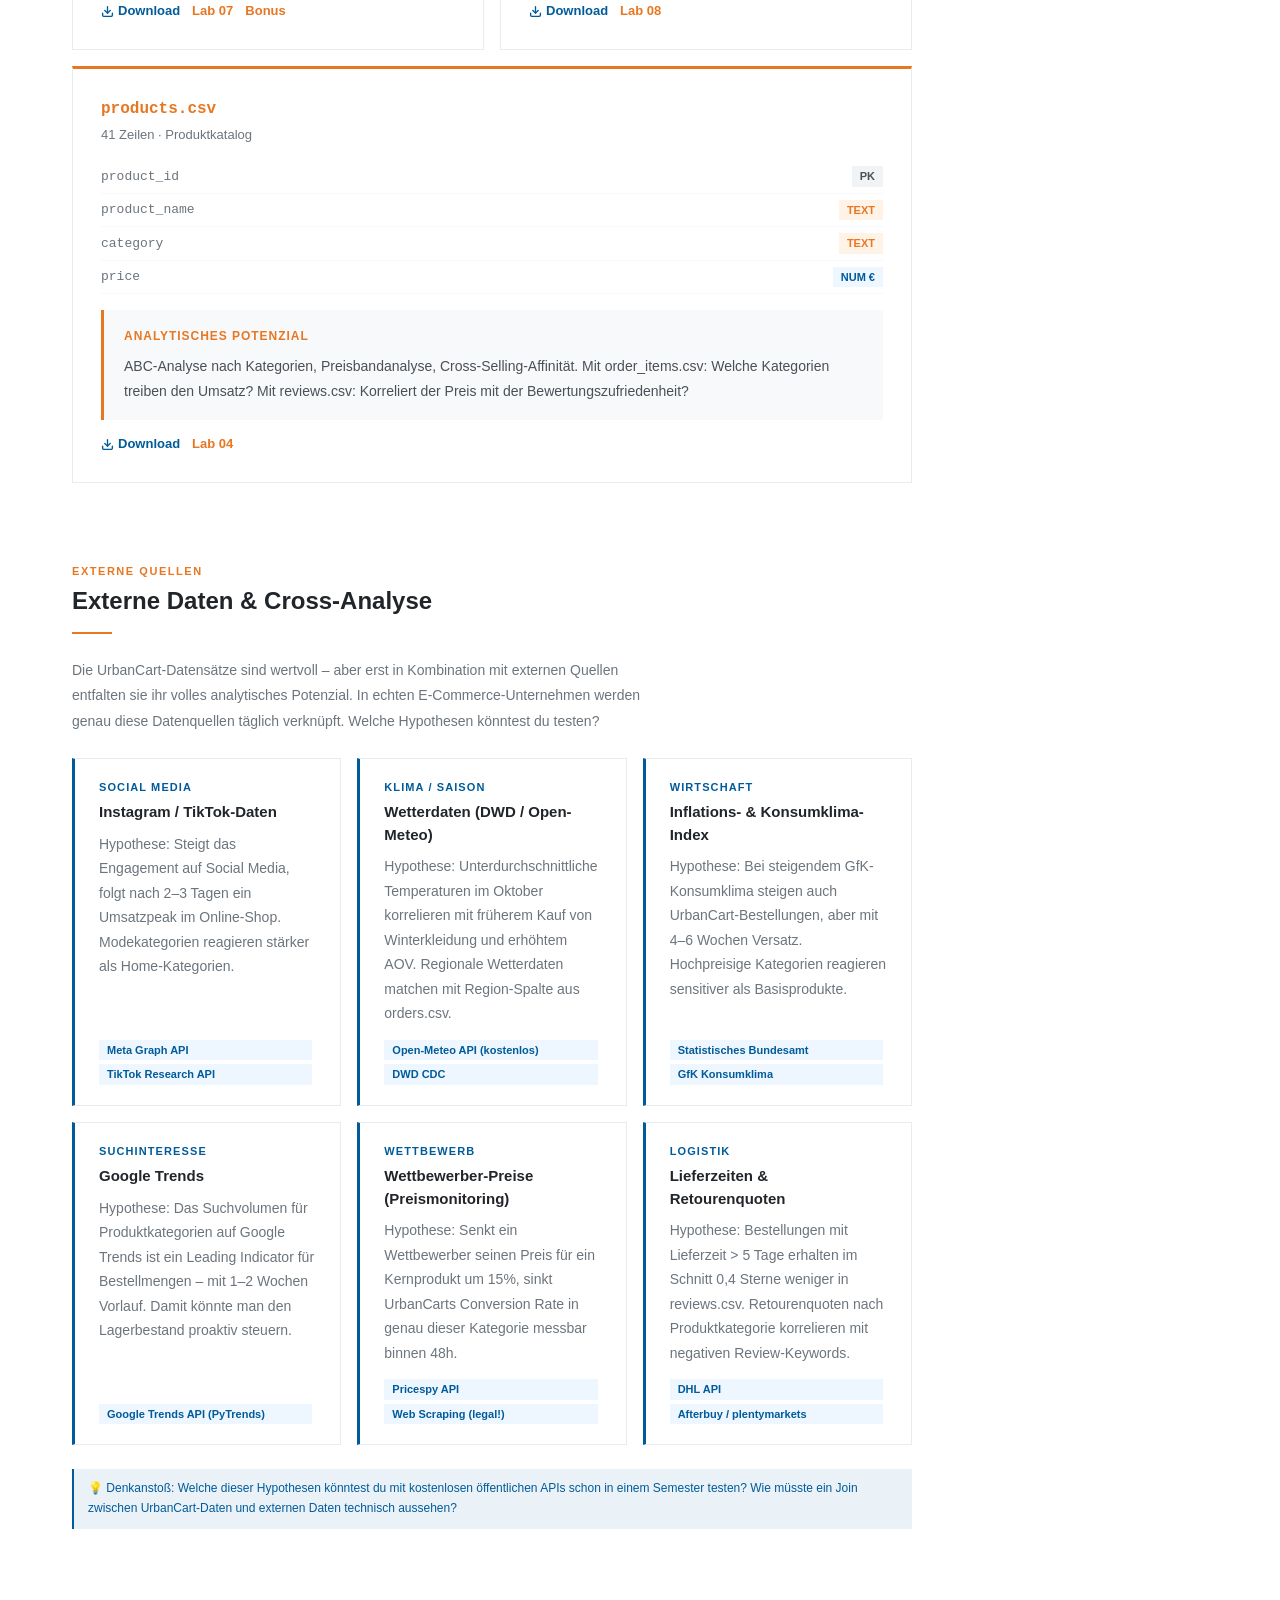
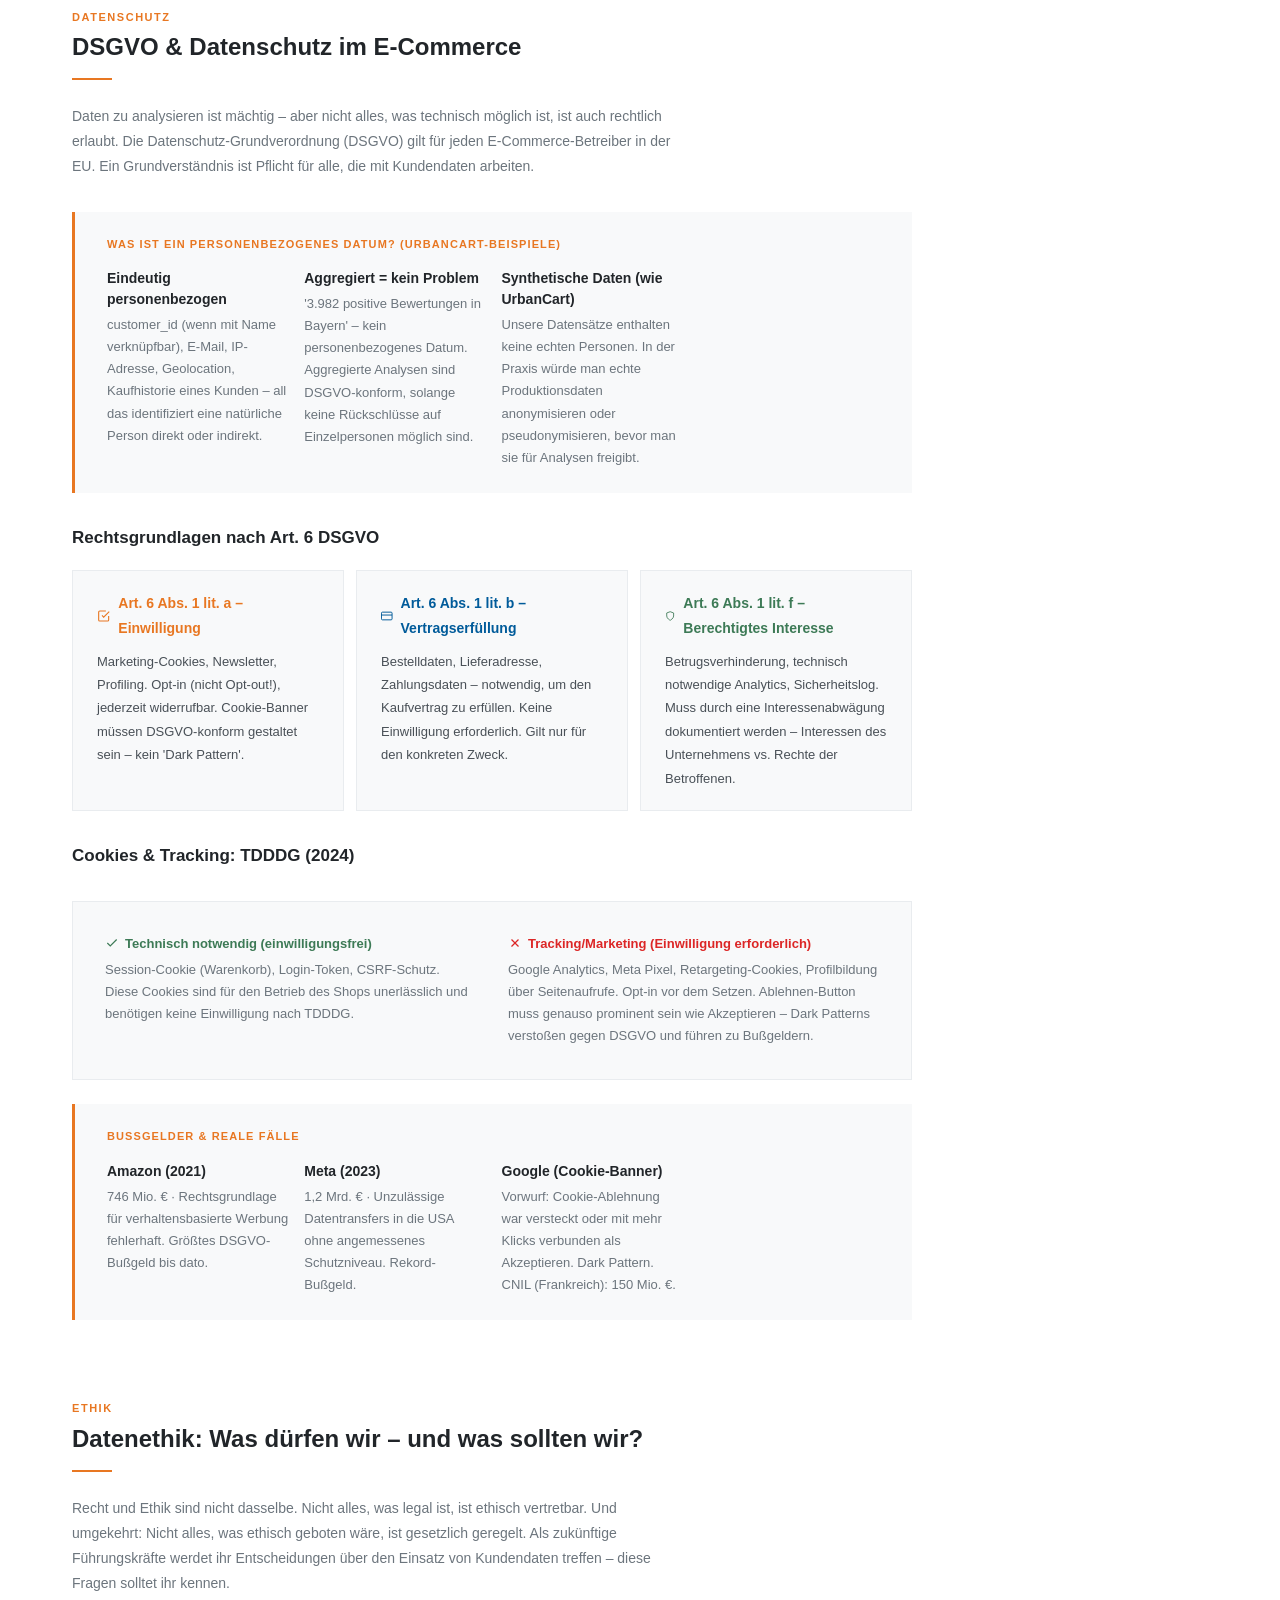
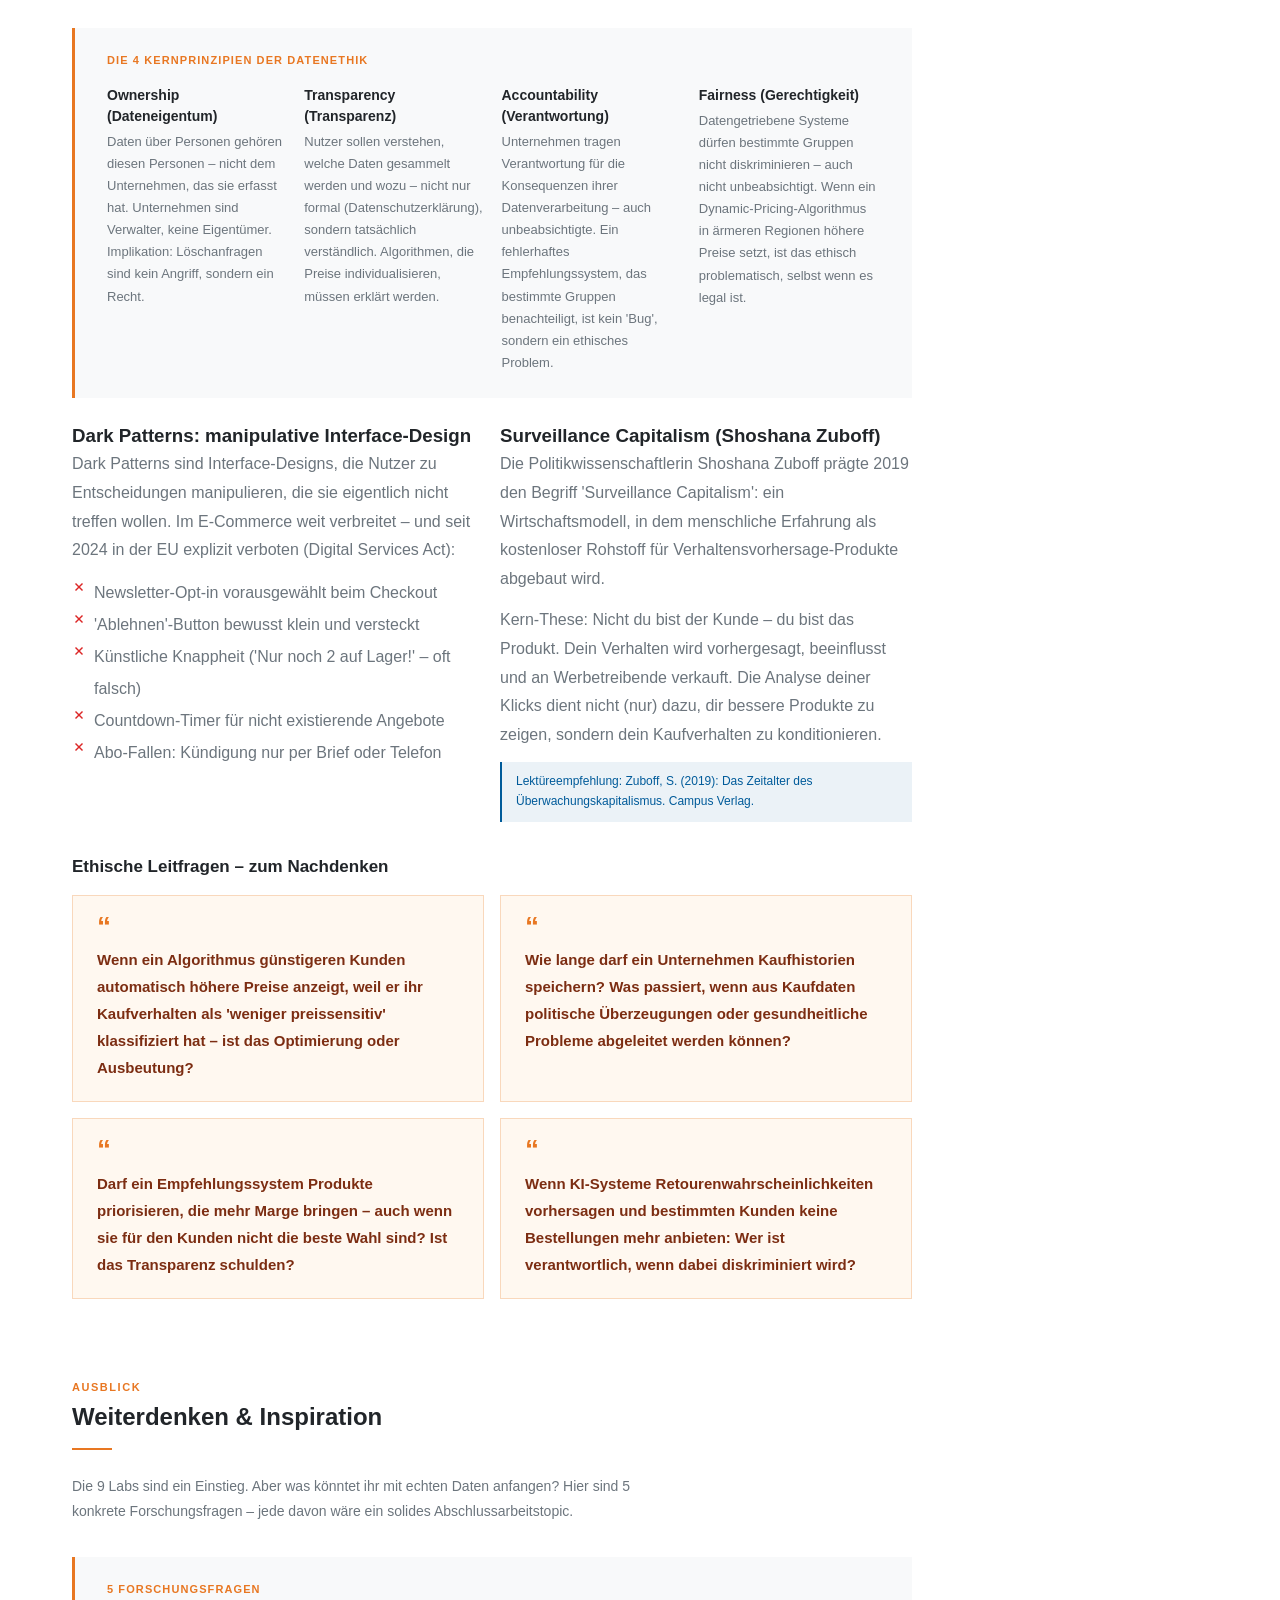
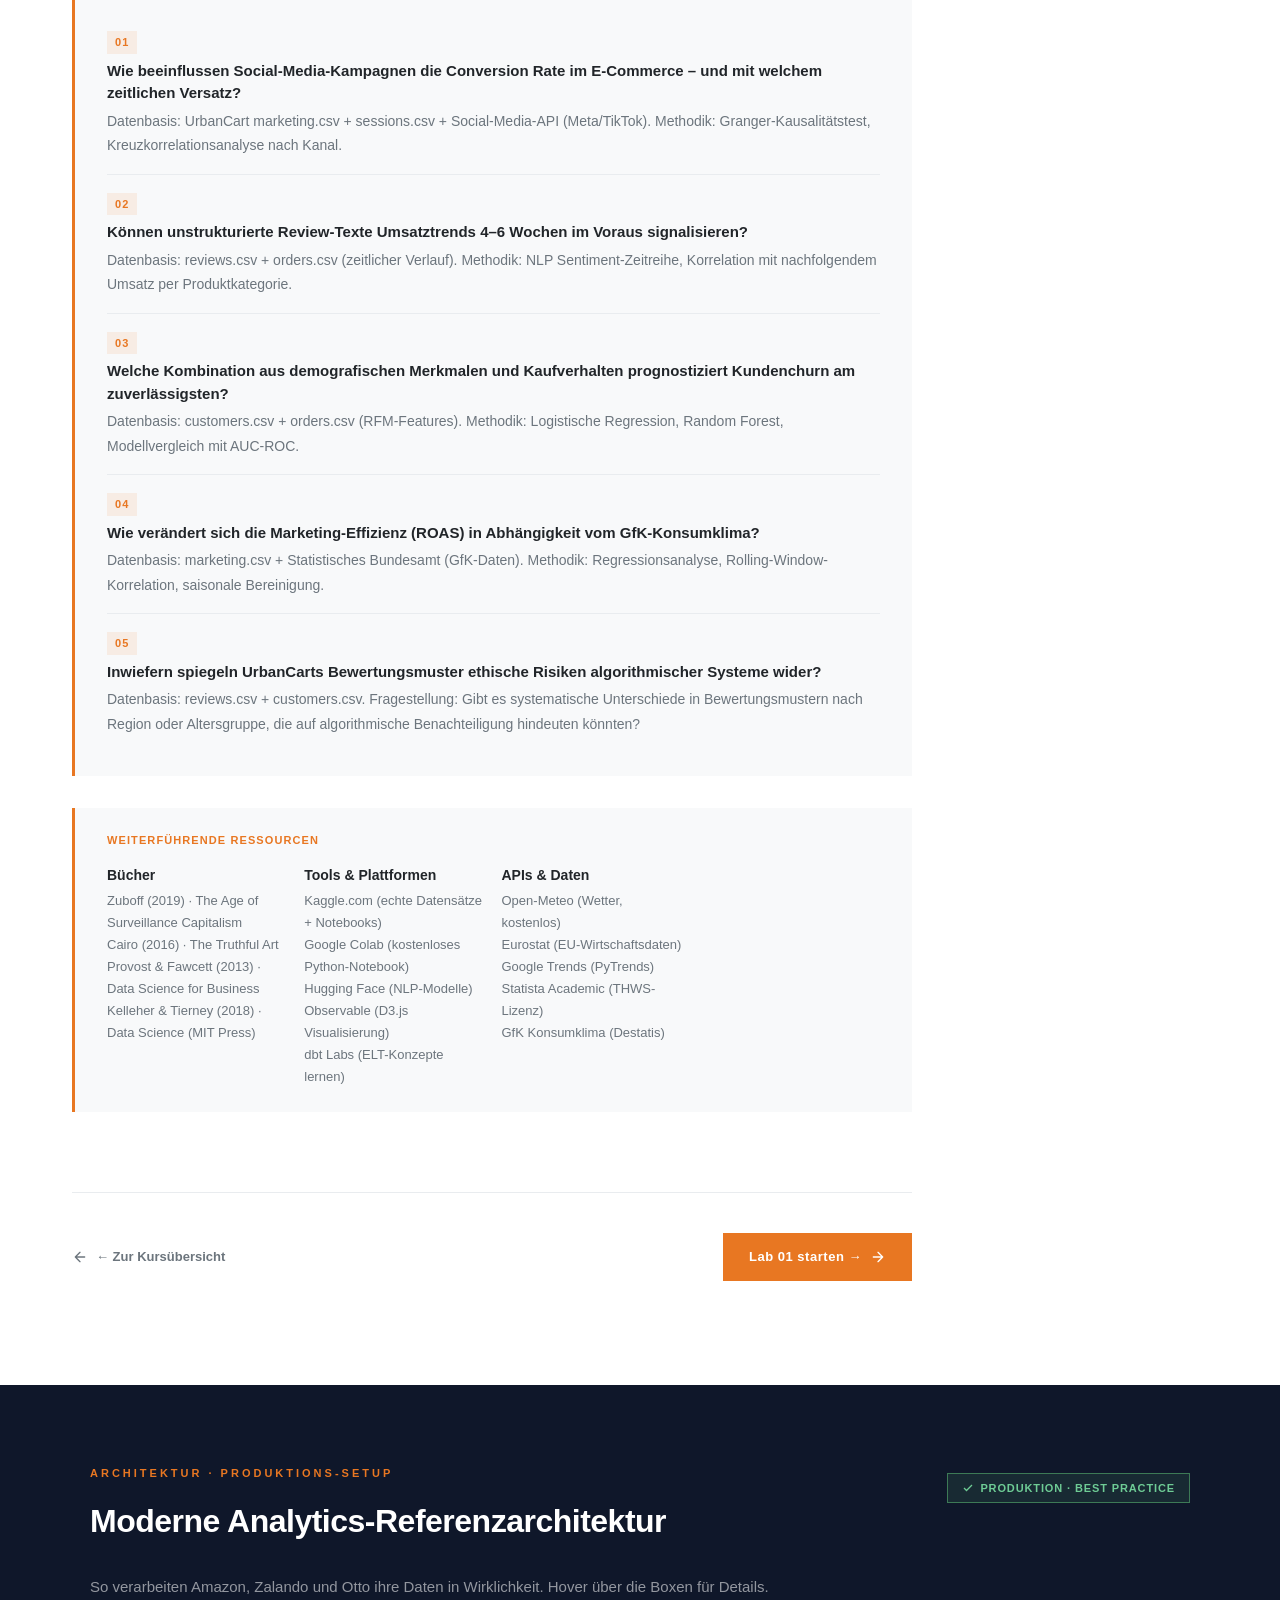
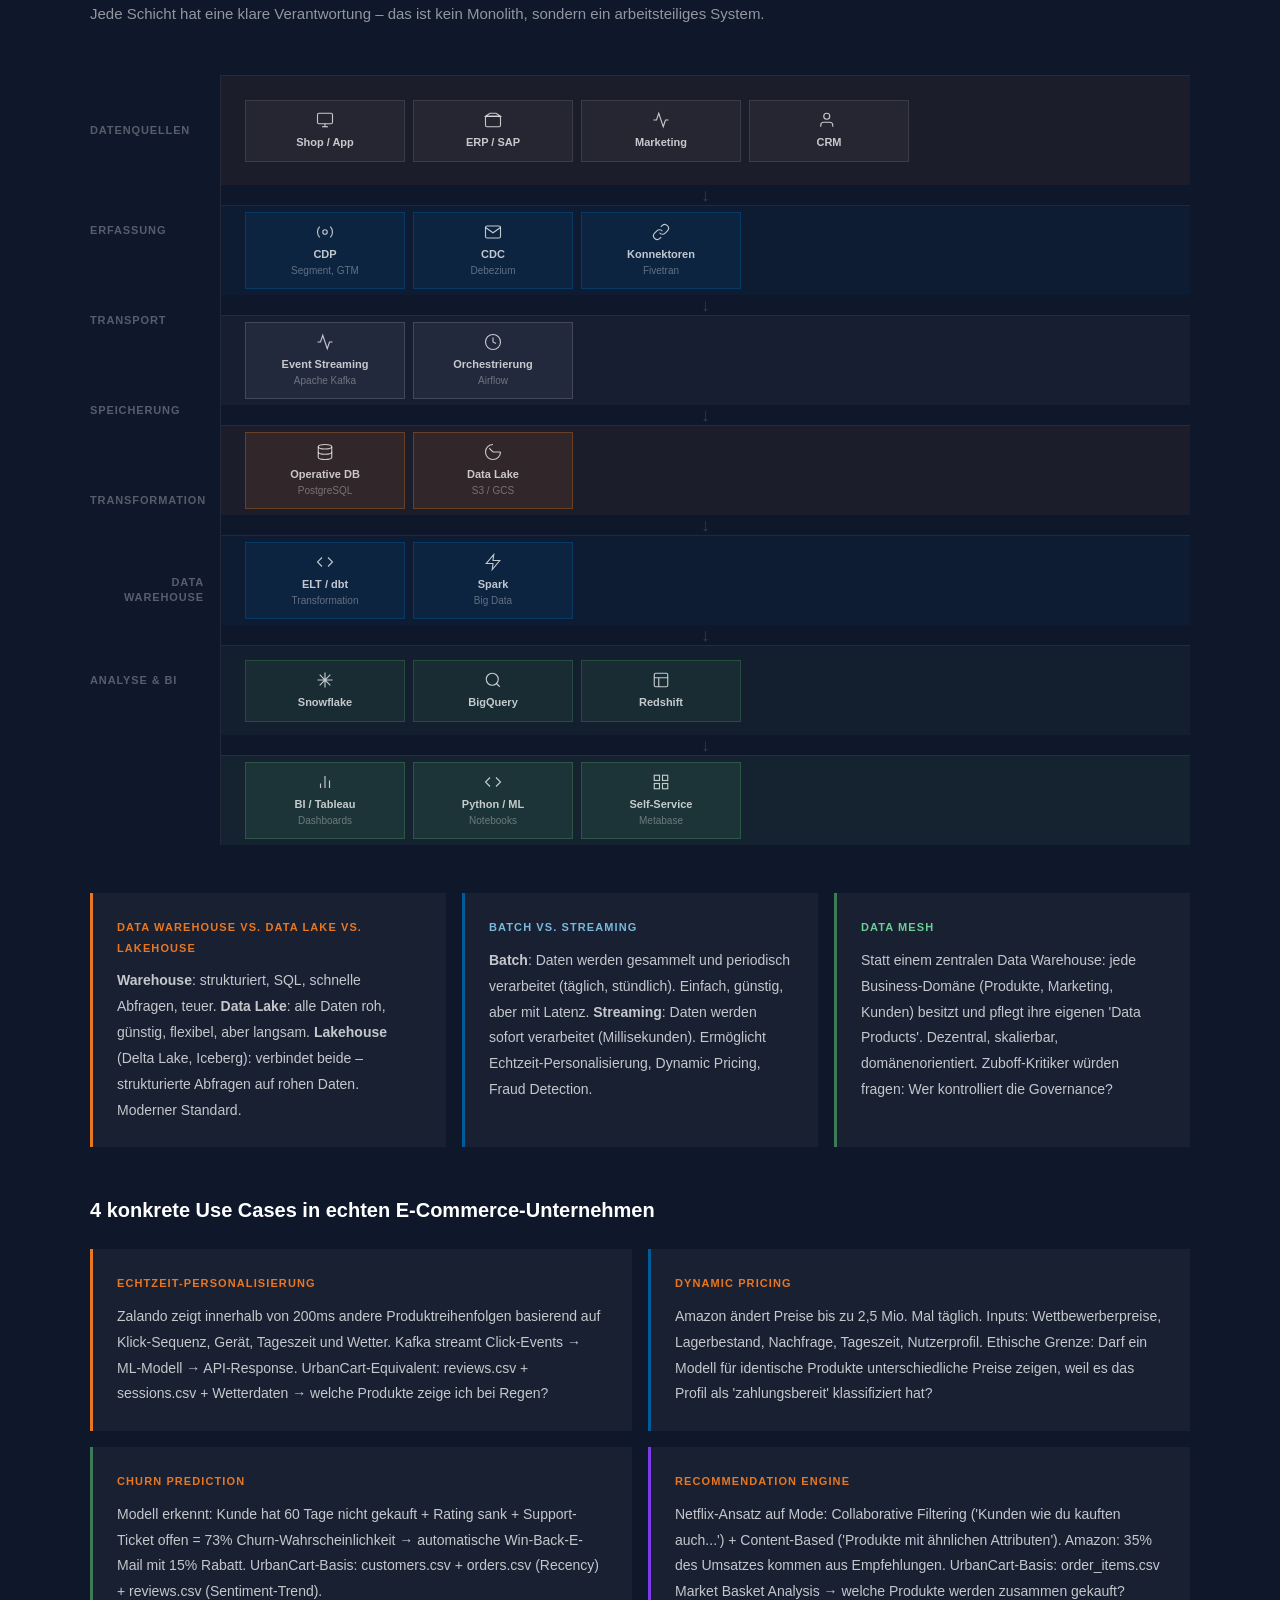
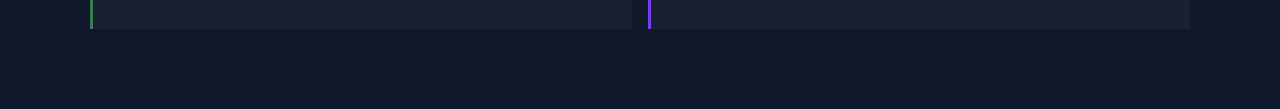
<file: daten.html>
<!DOCTYPE html>
<html lang="de">
<head>
<meta charset="UTF-8"/>
<meta name="viewport" content="width=device-width, initial-scale=1.0"/>
<meta name="description" content="UrbanCart Datensätze, Analytics-Referenzarchitektur, DSGVO und Datenethik im E-Commerce. THWS Business School."/>
<title>Grundlagen &amp; Datenfluss &middot; E-Commerce &amp; Digitale Gesch&#228;ftsmodelle &middot; THWS</title>
<link rel="stylesheet" href="design-system.css"/>
<style>
/* ── Arch-Diagram (identisch urbancart.html) ── */
.arch-layer-label{padding:0 16px 0 0;font-size:11px;font-weight:700;text-transform:uppercase;letter-spacing:.08em;color:rgba(255,255,255,.3);text-align:right;line-height:1.4;}
.arch-layer{display:flex;align-items:center;gap:8px;padding:0 24px;border-top:1px solid rgba(255,255,255,.06);}
.arch-layer--source{background:rgba(232,119,34,.06);}
.arch-layer--capture{background:rgba(0,91,154,.08);}
.arch-layer--transport{background:rgba(255,255,255,.03);}
.arch-layer--storage{background:rgba(232,119,34,.06);}
.arch-layer--transform{background:rgba(0,91,154,.08);}
.arch-layer--warehouse{background:rgba(61,122,86,.08);}
.arch-layer--bi{background:rgba(61,122,86,.12);}
.arch-arrow-row{display:flex;align-items:center;padding:0 24px;height:20px;}
.arch-arrow-down{flex:1;height:20px;display:flex;align-items:center;justify-content:center;color:rgba(255,255,255,.15);}
.arch-arrow-down::after{content:'↓';font-size:18px;line-height:1;}
.arch-node{display:flex;flex-direction:column;align-items:center;justify-content:center;gap:6px;padding:10px 12px;min-width:120px;max-width:160px;border:1px solid rgba(255,255,255,.1);background:rgba(255,255,255,.04);font-size:11px;font-weight:700;color:rgba(255,255,255,.75);text-align:center;cursor:help;transition:all .2s;line-height:1.4;flex:1;}
.arch-node em{font-style:normal;font-size:10px;color:rgba(255,255,255,.35);font-weight:400;}
.arch-node:hover{border-color:var(--orange);color:#fff;background:rgba(232,119,34,.1);transform:translateY(-2px);}
.arch-node--blue{border-color:rgba(0,91,154,.4);background:rgba(0,91,154,.12);}
.arch-node--blue:hover{border-color:#005B9A;background:rgba(0,91,154,.25);}
.arch-node--orange{border-color:rgba(232,119,34,.3);background:rgba(232,119,34,.1);}
.arch-node--dark{border-color:rgba(255,255,255,.15);background:rgba(255,255,255,.05);}
.arch-node--green{border-color:rgba(61,122,86,.4);background:rgba(61,122,86,.15);}
.arch-node--green:hover{border-color:#3D7A56;background:rgba(61,122,86,.3);}
.arch-node--result{border-color:rgba(61,122,86,.5);background:rgba(61,122,86,.2);}
.arch-node--result:hover{border-color:#6ECC95;background:rgba(61,122,86,.35);}

/* ── Dataset cards ── */
.ds-card{background:#fff;border:1px solid var(--gray-200);border-top:3px solid var(--orange);padding:28px;margin-bottom:0;display:flex;flex-direction:column;}
.ds-card__name{font-size:16px;font-weight:800;font-family:monospace;color:var(--orange);margin-bottom:4px;}
.ds-card__meta{font-size:12px;color:var(--gray-600);margin-bottom:16px;}
.ds-field{display:flex;justify-content:space-between;align-items:center;padding:5px 0;border-bottom:1px solid var(--gray-100);font-size:12px;}
.ds-field span:first-child{font-family:monospace;color:var(--gray-600);}
.tag{font-size:10px;font-weight:700;padding:2px 6px;}
.tag--pk{background:#F1F3F5;color:#495057;}
.tag--fk{background:#E9ECEF;color:#6C757D;}
.tag--date{background:#F0FFF4;color:#2D8A55;}
.tag--num{background:#EEF6FF;color:#005B9A;}
.tag--text{background:#FFF3E8;color:#E87722;}
.ds-potential{background:#F8F9FA;border-left:3px solid var(--orange);padding:14px 18px;margin-top:16px;font-size:13px;color:var(--gray-700);line-height:1.8;flex:1;}
.ds-potential strong{color:var(--orange);font-size:11px;text-transform:uppercase;letter-spacing:.08em;display:block;margin-bottom:6px;}
.ds-links{margin-top:14px;font-size:12px;display:flex;gap:12px;align-items:center;flex-wrap:wrap;}
.ds-links a.dl{display:inline-flex;align-items:center;gap:4px;color:var(--blue);font-weight:700;}
.ds-links a.lab{color:var(--orange);font-weight:700;}
.ds-grid{display:grid;grid-template-columns:1fr 1fr;gap:16px;margin-top:24px;align-items:stretch;}
@media(max-width:700px){.ds-grid{grid-template-columns:1fr;}}

/* ── Dark-section Callouts ── */
.dark-section{padding:80px 48px;background:#0F172A;}
.dark-section__inner{max-width:1100px;margin:0 auto;}
.dark-callout{background:rgba(255,255,255,.04);border-left:3px solid var(--orange);padding:24px;color:rgba(255,255,255,.75);font-size:13px;line-height:1.85;display:flex;flex-direction:column;}
.dark-callout__title{font-size:11px;font-weight:800;text-transform:uppercase;letter-spacing:.1em;color:var(--orange);margin-bottom:10px;}
.dark-callout--blue{border-left-color:#005B9A;}
.dark-callout--blue .dark-callout__title{color:#7AB8DC;}
.dark-callout--green{border-left-color:#3D7A56;}
.dark-callout--green .dark-callout__title{color:#6ECC95;}

/* ── DSGVO / Ethics ── */
.law-card{background:var(--gray-100);border:1px solid var(--gray-200);padding:20px 24px;font-size:13px;color:var(--gray-700);line-height:1.8;display:flex;flex-direction:column;}
.law-card__title{font-size:14px;font-weight:800;color:var(--gray-900);margin-bottom:8px;display:flex;align-items:center;gap:8px;}
.law-grid{display:grid;grid-template-columns:repeat(3,1fr);gap:12px;margin-top:20px;align-items:stretch;}
@media(max-width:800px){.law-grid{grid-template-columns:1fr;}}
.law-grid-2{display:grid;grid-template-columns:1fr 1fr;gap:12px;margin-top:20px;align-items:stretch;}
@media(max-width:640px){.law-grid-2{grid-template-columns:1fr;}}
.ethics-q{background:#FFF8F0;border:1px solid rgba(232,119,34,.25);padding:20px 24px;font-size:14px;font-weight:600;color:#7C2D12;font-style:normal;line-height:1.8;}
.ethics-q::before{content:'\201C';font-size:28px;color:var(--orange);line-height:.8;display:block;margin-bottom:8px;font-weight:900;}

/* ── External data cards ── */
.ext-card{background:#fff;border:1px solid var(--gray-200);border-left:3px solid var(--blue);padding:20px 24px;display:flex;flex-direction:column;}
.ext-card__source{font-size:10px;font-weight:800;text-transform:uppercase;letter-spacing:.1em;color:var(--blue);margin-bottom:6px;}
.ext-card__title{font-size:14px;font-weight:800;margin-bottom:8px;}
.ext-card__hyp{font-size:13px;color:var(--gray-600);line-height:1.7;margin-bottom:10px;flex:1;}
.ext-card__tag{display:inline-block;background:#EEF6FF;color:var(--blue);font-size:10px;font-weight:700;padding:2px 8px;margin-right:4px;margin-top:4px;}
.ext-grid{display:grid;grid-template-columns:repeat(3,1fr);gap:16px;margin-top:24px;align-items:stretch;}
@media(max-width:900px){.ext-grid{grid-template-columns:1fr 1fr;}}
@media(max-width:600px){.ext-grid{grid-template-columns:1fr;}}

/* ── Research questions ── */
.rq{padding:20px 0;border-bottom:1px solid var(--gray-200);}
.rq:last-child{border-bottom:none;}
.rq__num{display:inline-block;font-size:11px;font-weight:800;color:var(--orange);letter-spacing:.08em;background:rgba(232,119,34,.1);padding:3px 8px;margin-bottom:8px;}
.rq__title{font-size:14px;font-weight:800;margin-bottom:6px;margin-top:0;}
.rq__sub{font-size:13px;color:var(--gray-600);line-height:1.75;}

/* ── Arch tooltip ── */
#arch-tooltip{display:none;position:fixed;z-index:999;max-width:280px;background:#1E293B;border-left:3px solid var(--orange);padding:12px 16px;font-size:12px;color:rgba(255,255,255,.8);line-height:1.7;pointer-events:none;box-shadow:0 8px 32px rgba(0,0,0,.4);}

/* ── Readability overrides ── */
.infobox__item__sub { font-size: 13px; color: var(--gray-600); line-height: 1.7; margin-top: 4px; }
.infobox__item__title { font-size: 14px; }
.ds-card__meta { font-size: 13px; }
.ds-field { font-size: 13px; padding: 6px 0; }
.ds-potential { font-size: 14px; padding: 16px 20px; }
.ds-potential strong { font-size: 12px; }
.ds-links { font-size: 13px; }
.tag { font-size: 11px; padding: 2px 8px; }
.ext-card__source { font-size: 11px; }
.ext-card__title { font-size: 15px; }
.ext-card__hyp { font-size: 14px; line-height: 1.75; }
.ext-card__tag { font-size: 11px; }
.law-card { font-size: 14px; line-height: 1.8; }
.law-card__title { font-size: 14px; }
.ethics-q { font-size: 15px; line-height: 1.8; }
.dark-callout { font-size: 14px; }

/* ── Consistent section spacing ── */
.block + .block { margin-top: 0; }
.block > h3 { font-size: 17px; font-weight: 800; margin-bottom: var(--space-2); color: var(--gray-900); }
.block > div > h3 { font-size: 17px; font-weight: 800; margin-bottom: var(--space-2); color: var(--gray-900); }

/* ── Pipeline flow consistent sizing ── */
.pipeline-flow { margin: 32px 0; display: grid; grid-template-columns: repeat(5,1fr); gap: 0; border: 2px solid var(--gray-200); overflow: hidden; }
.pipeline-step { padding: 24px 16px; text-align: center; background: #fff; border-right: 1px solid var(--gray-200); }
.pipeline-step:last-child { border-right: none; }
.pipeline-num { font-size: 11px; font-weight: 800; color: var(--orange); letter-spacing: 2px; text-transform: uppercase; margin-bottom: 10px; }
.pipeline-icon { width: 40px; height: 40px; border: 2px solid var(--orange); border-radius: 50%; display: flex; align-items: center; justify-content: center; margin: 0 auto 14px; }
.pipeline-label { font-size: 14px; font-weight: 700; margin-bottom: 6px; }
.pipeline-desc { font-size: 12px; color: var(--gray-600); line-height: 1.6; }

/* ── Research questions (override) ── */
.rq { padding: 16px 0; border-bottom: 1px solid var(--gray-200); }
.rq:last-child { border-bottom: none; }
.rq__num { display: inline-block; font-size: 11px; font-weight: 800; color: var(--orange); letter-spacing: .1em; background: rgba(232,119,34,.1); padding: 3px 8px; margin-bottom: 6px; }
.rq__title { font-size: 15px; font-weight: 700; color: var(--gray-900); margin-bottom: 4px; margin-top: 0; }
.rq__sub { font-size: 14px; color: var(--gray-600); line-height: 1.75; }

/* ── Dark section typography ── */
.dark-section h2 { font-size: 32px; font-weight: 800; letter-spacing: -0.5px; color: #fff; margin-bottom: 16px; }
.dark-section .block__eyebrow { color: var(--orange); margin-bottom: 16px; }
.dark-section p.lead { font-size: 15px; color: rgba(255,255,255,.55); line-height: 1.8; max-width: 700px; margin-bottom: 48px; }

/* ── Grid overflow fix (min-width:0, NOT overflow:hidden) ── */
.lab-main { min-width: 0; }
.block { min-width: 0; }
.two-col, .ethics-grid, .pipeline-flow, .ds-grid, .ext-grid, .law-grid, .law-grid-2 { min-width: 0; }
.two-col > *, .ethics-grid > *, .ds-grid > *, .ext-grid > * { min-width: 0; overflow-wrap: break-word; word-break: break-word; }

/* ── Ethics grid: responsive ── */
.ethics-grid { display: grid; grid-template-columns: 1fr 1fr; gap: 16px; align-items: stretch; }
@media (max-width: 800px) { .ethics-grid { grid-template-columns: 1fr; } }

/* ── Two-col content grid: responsive ── */
.two-col { display: grid; grid-template-columns: 1fr 1fr; gap: 16px; margin-top: 24px; align-items: stretch; }
@media (max-width: 800px) { .two-col { grid-template-columns: 1fr; } }

/* ── Pipeline responsive ── */
@media (max-width: 700px) { .pipeline-flow { grid-template-columns: repeat(3, 1fr); } }
@media (max-width: 480px) { .pipeline-flow { grid-template-columns: 1fr 1fr; } }
</style>
</head>
<body>
<div class="topbar"></div>
<nav class="navbar"><div class="navbar__inner"><a href="index.html" class="navbar__logo-link"><svg class="navbar__logo" viewBox="0 0 274.3 91.2" xmlns="http://www.w3.org/2000/svg"><style>.st0{fill:#FF6A00}</style><g><g><path class="st0" d="M15,32.6h2.6c1.1,0,2-0.9,2-2v-9.1c0-1.1,0.9-2,2-2h15.6c1.1,0,2-0.9,2-2v-2.6c0-1.1-0.9-2-2-2H21.5 c-1.1,0-2,0.9-2,2v2.6c0,1.1-0.9,2-2,2H15c-1.1,0-2,0.9-2,2v9.1C13,31.7,13.9,32.6,15,32.6z"/><path class="st0" d="M63.1,0H47.5c-1.1,0-2,0.9-2,2v2.6c0,1.1,0.9,2,2,2h15.6c1.1,0,2-0.9,2-2V2C65.1,0.9,64.2,0,63.1,0z"/><path class="st0" d="M76.1,13h-2.6c-1.1,0-2,0.9-2,2v9.1c0,1.1,0.9,2,2,2h2.6c1.1,0,2-0.9,2-2V15C78.1,13.9,77.2,13,76.1,13z"/><path class="st0" d="M76.1,32.6h-2.6c-1.1,0-2,0.9-2,2v2.5c0,1.1,0.9,2,2,2h2.6c1.1,0,2-0.9,2-2v-2.6 C78.1,33.4,77.2,32.6,76.1,32.6z"/><path class="st0" d="M52.1,34.5c0-1.1-0.9-2-2-2h-2.6c-1.1,0-2,0.9-2,2v22.1c0,1.1-0.9,2-2,2h-9.1c-1.1,0-2-0.9-2-2V34.5 c0-1.1,0.9-2,2-2H37c1.1,0,2-0.9,2-2v-2.6c0-1.1-0.9-2-2-2h-2.6c-1.1,0-2,0.9-2,2v2.6c0,1.1-0.9,2-2,2H28c-1.1,0-2,0.9-2,2v28.6 c0,1.1,0.9,2,2,2h15.6c1.1,0,2-0.9,2-2v-2.6c0-1.1,0.9-2,2-2h2.6c1.1,0,2-0.9,2-2L52.1,34.5L52.1,34.5z"/><path class="st0" d="M63.1,13H47.5c-1.1,0-2,0.9-2,2v2.6c0,1.1,0.9,2,2,2h9.1c1.1,0,2,0.9,2,2v15.5c0,1.1,0.9,2,2,2h2.6 c1.1,0,2-0.9,2-2V15C65.1,13.9,64.2,13,63.1,13z"/><path class="st0" d="M63.1,45.6h-2.6c-1.1,0-2,0.9-2,2v22.1c0,1.1-0.9,2-2,2H54c-1.1,0-2,0.9-2,2v2.6c0,1.1,0.9,2,2,2h2.6 c1.1,0,2-0.9,2-2v-2.6c0-1.1,0.9-2,2-2h2.6c1.1,0,2-0.9,2-2V47.5C65.1,46.5,64.2,45.6,63.1,45.6z"/><path class="st0" d="M43.6,71.6H21.5c-1.1,0-2-0.9-2-2V47.5c0-1.1-0.9-2-2-2H15c-1.1,0-2,0.9-2,2v22.1c0,1.1,0.9,2,2,2h2.6 c1.1,0,2,0.9,2,2v2.6c0,1.1,0.9,2,2,2h22.1c1.1,0,2-0.9,2-2v-2.6C45.5,72.5,44.7,71.6,43.6,71.6z"/><path class="st0" d="M30.6,84.6H15c-1.1,0-2,0.9-2,2v2.6c0,1.1,0.9,2,2,2h15.6c1.1,0,2-0.9,2-2v-2.6 C32.5,85.5,31.7,84.6,30.6,84.6z"/><path class="st0" d="M4.6,58.6H2c-1.1,0-2,0.9-2,2v9.1c0,1.1,0.9,2,2,2h2.6c1.1,0,2-0.9,2-2v-9.1C6.5,59.5,5.6,58.6,4.6,58.6z"/></g><g><path class="st0" d="M103.1,55.2V34.5h-10v-8.4h10V14.6h9.5v11.5h11.9v8.4h-11.9v18.6c0,2.6,1,3.7,3.7,3.7h8.2v8.3h-11.4 C106.3,65.1,103.1,62.3,103.1,55.2z"/><path class="st0" d="M131.7,9.1h9.5v20c2.5-2.8,6.2-4.2,10.6-4.2c9.6,0,15.5,6.1,15.5,16.6v23.6h-9.5V42.5c0-6.1-2.9-9-7.9-9 c-5.2,0-8.6,3.7-8.6,9.3v22.3h-9.5v-56H131.7z"/><path class="st0" d="M172.1,26.1h9.9l7.6,28.4l7.6-28.4h11l7.6,28.4l7.6-28.4h9.9l-11.7,39h-11.3l-7.6-28.3l-7.6,28.3h-11.3 L172.1,26.1z"/><path class="st0" d="M236.3,53.7h9.8c0.3,3.3,3.1,4.9,7.9,4.9c4.3,0,7-1.8,7-4.7c0-2.5-1.9-3.8-5.4-4.1l-6.2-0.6 c-7.3-0.8-11.8-5.1-11.8-11.8c0-7.8,6.2-12.6,16.2-12.6c9.8,0,16.1,4.2,16.6,12.3h-9.5c-0.2-3.1-2.9-4.6-7.2-4.6 c-4.1,0-6.6,1.6-6.6,4.3c0,2.3,1.8,3.6,5.8,4.1l6.3,0.7c7.4,0.9,11.6,5.2,11.6,11.7c0,7.8-6.5,12.9-16.9,12.9 C243.1,66.3,236.7,62,236.3,53.7z"/></g></g></svg><div class="navbar__divider"></div><span class="navbar__module" data-de="E-Commerce Labs" data-en="E-Commerce Labs"></span></a><span class="navbar__badge" data-de="Grundlagen &amp; Datenfluss" data-en="Foundations &amp; Data Flow"></span><div class="navbar__right"><button class="lang-btn is-active" onclick="setLang('de')">DE</button><button class="lang-btn" onclick="setLang('en')">EN</button></div></div></nav>
<nav class="breadcrumb"><div class="breadcrumb__inner"><div class="breadcrumb__item"><a href="index.html" data-de="Kurs&#252;bersicht" data-en="Course Overview"></a></div><span class="breadcrumb__sep">&#8250;</span><div class="breadcrumb__item"><a href="urbancart.html">UrbanCart</a></div><span class="breadcrumb__sep">&#8250;</span><div class="breadcrumb__item is-current" data-de="Grundlagen &amp; Datenfluss" data-en="Foundations &amp; Data Flow"></div></div></nav>

<header class="lab-hero"><div class="lab-hero__inner"><div>
  <div class="lab-hero__kicker" data-de="Pflichtlekt&#252;re &#183; Vor Lab 01" data-en="Required reading &#183; Before Lab 01"></div>
  <h1 class="lab-hero__title"><span data-de="Grundlagen &amp;" data-en="Foundations &amp;"></span> <em data-de="Datenfluss" data-en="Data Flow"></em></h1>
  <p class="lab-hero__subtitle" data-de="Wie entstehen die Daten, die du in Tableau analysierst? Wie sieht ein moderner Analytics-Stack in der Praxis aus? Was erlaubt die DSGVO &#8211; und was nicht? Und: Wann wird Datenanalyse zur ethischen Frage? Lies das, bevor du mit Lab 01 startest." data-en="How do the data you analyse in Tableau come to be? What does a modern analytics stack look like in practice? What does the GDPR allow &#8211; and what not? And: when does data analysis become an ethical question? Read this before starting Lab 01."></p>
  <div class="lab-hero__meta">
    <div class="lab-hero__meta-item"><svg width="14" height="14" viewBox="0 0 24 24" fill="none" stroke="currentColor" stroke-width="2" stroke-linecap="round" stroke-linejoin="round"><circle cx="12" cy="12" r="10"/><polyline points="12 6 12 12 16 14"/></svg><span><strong data-de="45 Min. Lesen" data-en="45 min. reading"></strong></span></div>
    <div class="lab-hero__meta-item"><svg width="14" height="14" viewBox="0 0 24 24" fill="none" stroke="currentColor" stroke-width="2" stroke-linecap="round" stroke-linejoin="round"><path d="M14 2H6a2 2 0 0 0-2 2v16a2 2 0 0 0 2 2h12a2 2 0 0 0 2-2V8z"/><polyline points="14 2 14 8 20 8"/></svg><span><strong data-de="7 Datens&#228;tze" data-en="7 Datasets"></strong></span></div>
    <div class="lab-hero__meta-item"><svg width="14" height="14" viewBox="0 0 24 24" fill="none" stroke="currentColor" stroke-width="2" stroke-linecap="round" stroke-linejoin="round"><rect x="2" y="3" width="20" height="14" rx="2"/><line x1="8" y1="21" x2="16" y2="21"/><line x1="12" y1="17" x2="12" y2="21"/></svg><span><strong data-de="Referenzarchitektur" data-en="Reference Architecture"></strong></span></div>
  </div>
</div><div class="lab-hero__num" style="font-size:40px;letter-spacing:-2px;opacity:.15;">00</div></div></header>

<div style="max-width:1200px;margin:0 auto"><div class="lab-layout"><main class="lab-main">

<!-- ════════════════════════════════════
     KAPITEL 1: VOM KLICK ZUM DATENPUNKT
     ════════════════════════════════════ -->
<section class="block sr">
  <div class="block__eyebrow" data-de="Datenentstehung" data-en="Data Origin"></div>
  <h2 class="block__title" data-de="Wie entstehen die Datens&#228;tze?" data-en="How do the datasets come to be?"></h2>
  <div class="block__rule"></div>
  <p class="block__lead" data-de="UrbanCart ist ein fiktiver E-Commerce-Shop. Jede Nutzerinteraktion erzeugt strukturierte Datenpunkte, die in einer relationalen Datenbank gespeichert und als CSV-Dateien exportiert werden. Diese CSVs sind die Grundlage aller 9 Labs &#8211; eine vereinfachte, aber realistische Darstellung dessen, was in echten Shops passiert." data-en="UrbanCart is a fictional e-commerce shop. Every user interaction creates structured data points stored in a relational database and exported as CSV files. These CSVs are the foundation of all 9 labs &#8211; a simplified but realistic representation of what happens in real shops."></p>

  <div class="pipeline-flow sr">
    <div class="pipeline-step">
      <div class="pipeline-num">01</div>
      <div class="pipeline-icon"><svg width="18" height="18" viewBox="0 0 24 24" fill="none" stroke="var(--orange)" stroke-width="2"><path d="M6 2L3 6v14a2 2 0 002 2h14a2 2 0 002-2V6l-3-4z"/><line x1="3" y1="6" x2="21" y2="6"/><path d="M16 10a4 4 0 01-8 0"/></svg></div>
      <div class="pipeline-label" data-de="Nutzer interagiert" data-en="User interacts"></div>
      <div class="pipeline-desc" data-de="Klick, Kauf, Bewertung" data-en="Click, purchase, review"></div>
    </div>
    <div class="pipeline-step">
      <div class="pipeline-num">02</div>
      <div class="pipeline-icon"><svg width="18" height="18" viewBox="0 0 24 24" fill="none" stroke="var(--orange)" stroke-width="2"><path d="M12 22s8-4 8-10V5l-8-3-8 3v7c0 6 8 10 8 10z"/></svg></div>
      <div class="pipeline-label" data-de="Event-Logging" data-en="Event Logging"></div>
      <div class="pipeline-desc" data-de="Zeitstempel, Session, Ger&#228;t" data-en="Timestamp, session, device"></div>
    </div>
    <div class="pipeline-step">
      <div class="pipeline-num">03</div>
      <div class="pipeline-icon"><svg width="18" height="18" viewBox="0 0 24 24" fill="none" stroke="var(--orange)" stroke-width="2"><ellipse cx="12" cy="5" rx="9" ry="3"/><path d="M21 12c0 1.66-4 3-9 3s-9-1.34-9-3"/><path d="M3 5v14c0 1.66 4 3 9 3s9-1.34 9-3V5"/></svg></div>
      <div class="pipeline-label" data-de="Relationale Datenbank" data-en="Relational Database"></div>
      <div class="pipeline-desc" data-de="SQL, normalisiert, ACID" data-en="SQL, normalised, ACID"></div>
    </div>
    <div class="pipeline-step">
      <div class="pipeline-num">04</div>
      <div class="pipeline-icon"><svg width="18" height="18" viewBox="0 0 24 24" fill="none" stroke="var(--orange)" stroke-width="2"><path d="M14 2H6a2 2 0 00-2 2v16a2 2 0 002 2h12a2 2 0 002-2V8z"/><polyline points="14 2 14 8 20 8"/></svg></div>
      <div class="pipeline-label" data-de="7 CSV-Dateien" data-en="7 CSV Files"></div>
      <div class="pipeline-desc" data-de="58.344 Datenpunkte" data-en="58,344 data points"></div>
    </div>
    <div class="pipeline-step">
      <div class="pipeline-num">05</div>
      <div class="pipeline-icon"><svg width="18" height="18" viewBox="0 0 24 24" fill="none" stroke="var(--orange)" stroke-width="2"><path d="M18 20V10M12 20V4M6 20v-6"/></svg></div>
      <div class="pipeline-label" data-de="Tableau-Analyse" data-en="Tableau Analysis"></div>
      <div class="pipeline-desc" data-de="KPIs, Trends, Entscheidungen" data-en="KPIs, trends, decisions"></div>
    </div>
  </div>

  <div style="background:#f9f9f9;border-left:3px solid var(--orange);padding:14px 20px;font-family:monospace;font-size:13px;color:#555;margin-top:8px;">
    <span style="color:#888;">2024-11-29 08:16:18</span> | <span style="color:var(--orange);font-weight:700;">purchase</span> | order_id=<span style="color:var(--blue);">ORD-14201</span> | total=<span style="color:var(--blue);">249.00</span> | customer_id=<span style="color:var(--blue);">CUS-3847</span>
    <div style="font-size:11px;color:#aaa;margin-top:6px;" data-de="&#8212; Diese eine Zeile erzeugt 1 Eintrag in orders.csv + 1&#8211;3 Eintr&#228;ge in order_items.csv &#8212;" data-en="&#8212; This one row creates 1 entry in orders.csv + 1&#8211;3 entries in order_items.csv &#8212;"></div>
  </div>
</section>

<!-- ════════════════════════════════════
     KAPITEL 2: DIE 7 DATENSÄTZE
     ════════════════════════════════════ -->
<section class="block sr">
  <div class="block__eyebrow" data-de="Datens&#228;tze" data-en="Datasets"></div>
  <h2 class="block__title" data-de="Die 7 Datens&#228;tze" data-en="The 7 Datasets"></h2>
  <div class="block__rule"></div>
  <p class="block__lead" data-de="Alle Datens&#228;tze sind synthetisch generiert &#8211; realistische Struktur, keine echten Personendaten. Jeder Datensatz hat neben seiner Struktur auch ein analytisches Potenzial und l&#228;sst sich mit anderen Daten kombinieren." data-en="All datasets are synthetically generated &#8211; realistic structure, no real personal data. Each dataset has analytical potential beyond its raw structure and can be combined with other data sources."></p>

  <div class="ds-grid sr">
    <!-- orders.csv -->
    <div class="ds-card">
      <div class="ds-card__name">orders.csv</div>
      <div class="ds-card__meta" data-de="14.355 Zeilen · Jan 2023&#8211;Dez 2024 · Bestellkopfdaten" data-en="14,355 rows · Jan 2023&#8211;Dec 2024 · Order headers"></div>
      <div class="ds-field"><span>order_id</span><span class="tag tag--pk">PK</span></div>
      <div class="ds-field"><span>customer_id</span><span class="tag tag--fk">FK</span></div>
      <div class="ds-field"><span>order_date</span><span class="tag tag--date">DATE</span></div>
      <div class="ds-field"><span>total_revenue</span><span class="tag tag--num">NUM €</span></div>
      <div class="ds-field"><span>region</span><span class="tag tag--text">TEXT</span></div>
      <div class="ds-field"><span>channel</span><span class="tag tag--text">TEXT</span></div>
      <div class="ds-field"><span>status</span><span class="tag tag--text">TEXT</span></div>
      <div class="ds-potential">
        <strong data-de="Analytisches Potenzial" data-en="Analytical Potential"></strong>
        <span data-de="Zeitreihen-Analyse (YoY, Saisonalität, Forecast), Umsatz nach Region und Kanal, Conversion-Raten, Durchschnittlicher Bestellwert (AOV). Verknüpft mit customers.csv: Welche Segmente kaufen wann und wie viel?" data-en="Time series analysis (YoY, seasonality, forecast), revenue by region and channel, conversion rates, average order value (AOV). Joined with customers.csv: which segments buy when and how much?"></span>
      </div>
      <div class="ds-links">
        <a href="https://raw.githubusercontent.com/swrobuts/e-comm/main/data/orders.csv" download class="dl"><svg width="13" height="13" viewBox="0 0 24 24" fill="none" stroke="currentColor" stroke-width="2.5" stroke-linecap="round" stroke-linejoin="round"><path d="M21 15v4a2 2 0 0 1-2 2H5a2 2 0 0 1-2-2v-4"/><polyline points="7 10 12 15 17 10"/><line x1="12" y1="15" x2="12" y2="3"/></svg> Download</a>
        <a href="lab01.html" class="lab">Lab 01</a> <a href="lab03.html" class="lab">Lab 03</a> <a href="lab05.html" class="lab">Lab 05</a>
      </div>
    </div>

    <!-- order_items.csv -->
    <div class="ds-card">
      <div class="ds-card__name">order_items.csv</div>
      <div class="ds-card__meta" data-de="29.803 Zeilen · Einzelpositionen je Bestellung" data-en="29,803 rows · Line items per order"></div>
      <div class="ds-field"><span>order_item_id</span><span class="tag tag--pk">PK</span></div>
      <div class="ds-field"><span>order_id</span><span class="tag tag--fk">FK → orders</span></div>
      <div class="ds-field"><span>product_id</span><span class="tag tag--fk">FK → products</span></div>
      <div class="ds-field"><span>quantity</span><span class="tag tag--num">NUM</span></div>
      <div class="ds-field"><span>unit_price</span><span class="tag tag--num">NUM €</span></div>
      <div class="ds-field"><span>total_price</span><span class="tag tag--num">NUM €</span></div>
      <div class="ds-potential">
        <strong data-de="Analytisches Potenzial" data-en="Analytical Potential"></strong>
        <span data-de="ABC-Analyse nach Produktumsatz, Market Basket Analysis (welche Produkte werden zusammen gekauft?), Preiselastizität, Marginalanalyse. Die Granularität auf Produktebene ermöglicht tiefste Einblicke, die orders.csv allein nicht bietet." data-en="ABC analysis by product revenue, market basket analysis (which products are bought together?), price elasticity, margin analysis. Product-level granularity enables insights orders.csv alone cannot provide."></span>
      </div>
      <div class="ds-links">
        <a href="https://raw.githubusercontent.com/swrobuts/e-comm/main/data/order_items.csv" download class="dl"><svg width="13" height="13" viewBox="0 0 24 24" fill="none" stroke="currentColor" stroke-width="2.5" stroke-linecap="round" stroke-linejoin="round"><path d="M21 15v4a2 2 0 0 1-2 2H5a2 2 0 0 1-2-2v-4"/><polyline points="7 10 12 15 17 10"/><line x1="12" y1="15" x2="12" y2="3"/></svg> Download</a>
        <a href="lab01.html" class="lab">Lab 01</a> <a href="lab04.html" class="lab">Lab 04</a>
      </div>
    </div>

    <!-- customers.csv -->
    <div class="ds-card">
      <div class="ds-card__name">customers.csv</div>
      <div class="ds-card__meta" data-de="8.000 Zeilen · Kundenprofile" data-en="8,000 rows · Customer profiles"></div>
      <div class="ds-field"><span>customer_id</span><span class="tag tag--pk">PK</span></div>
      <div class="ds-field"><span>age_group</span><span class="tag tag--text">TEXT</span></div>
      <div class="ds-field"><span>region</span><span class="tag tag--text">TEXT</span></div>
      <div class="ds-field"><span>device</span><span class="tag tag--text">TEXT</span></div>
      <div class="ds-field"><span>signup_date</span><span class="tag tag--date">DATE</span></div>
      <div class="ds-field"><span>gender</span><span class="tag tag--text">TEXT</span></div>
      <div class="ds-potential">
        <strong data-de="Analytisches Potenzial" data-en="Analytical Potential"></strong>
        <span data-de="RFM-Segmentierung, Kundenlebenszyklus (CLV), demografische Kaufmuster, Gerätepräferenz nach Altersgruppe, Churn-Prediction. Mit Social-Media-Daten: Welche demografischen Gruppen sind online am aktivsten und kaufen am meisten?" data-en="RFM segmentation, customer lifetime value (CLV), demographic purchase patterns, device preference by age group, churn prediction. With social media data: which demographic groups are most active online and buy the most?"></span>
      </div>
      <div class="ds-links">
        <a href="https://raw.githubusercontent.com/swrobuts/e-comm/main/data/customers.csv" download class="dl"><svg width="13" height="13" viewBox="0 0 24 24" fill="none" stroke="currentColor" stroke-width="2.5" stroke-linecap="round" stroke-linejoin="round"><path d="M21 15v4a2 2 0 0 1-2 2H5a2 2 0 0 1-2-2v-4"/><polyline points="7 10 12 15 17 10"/><line x1="12" y1="15" x2="12" y2="3"/></svg> Download</a>
        <a href="lab02.html" class="lab">Lab 02</a> <a href="lab03.html" class="lab">Lab 03</a>
      </div>
    </div>

    <!-- sessions.csv -->
    <div class="ds-card">
      <div class="ds-card__name">sessions.csv</div>
      <div class="ds-card__meta" data-de="144 Zeilen · Funnel-Aggregat nach Stufe, Kanal und Ger&#228;t" data-en="144 rows · Funnel aggregate by stage, channel and device"></div>
      <div class="ds-field"><span>session_id</span><span class="tag tag--pk">PK</span></div>
      <div class="ds-field"><span>funnel_stage</span><span class="tag tag--text">TEXT</span></div>
      <div class="ds-field"><span>channel</span><span class="tag tag--text">TEXT</span></div>
      <div class="ds-field"><span>device</span><span class="tag tag--text">TEXT</span></div>
      <div class="ds-field"><span>session_date</span><span class="tag tag--date">DATE</span></div>
      <div class="ds-field"><span>count</span><span class="tag tag--num">NUM</span></div>
      <div class="ds-potential">
        <strong data-de="Analytisches Potenzial" data-en="Analytical Potential"></strong>
        <span data-de="Conversion Funnel-Analyse, Drop-off-Raten pro Stufe, Kanal- und Gerätevergleich im Funnel. Mobile vs. Desktop: Wo steigen Mobile-Nutzer häufiger ab? Mit marketing.csv: Welcher Kanal bringt die qualitativsten Besucher (niedrigste Absprungrate im Funnel)?" data-en="Conversion funnel analysis, drop-off rates per stage, channel and device comparison within funnel. Mobile vs. desktop: where do mobile users drop off more? With marketing.csv: which channel brings the highest-quality visitors (lowest funnel drop-off rate)?"></span>
      </div>
      <div class="ds-links">
        <a href="https://raw.githubusercontent.com/swrobuts/e-comm/main/data/sessions.csv" download class="dl"><svg width="13" height="13" viewBox="0 0 24 24" fill="none" stroke="currentColor" stroke-width="2.5" stroke-linecap="round" stroke-linejoin="round"><path d="M21 15v4a2 2 0 0 1-2 2H5a2 2 0 0 1-2-2v-4"/><polyline points="7 10 12 15 17 10"/><line x1="12" y1="15" x2="12" y2="3"/></svg> Download</a>
        <a href="lab06.html" class="lab">Lab 06</a>
      </div>
    </div>

    <!-- reviews.csv -->
    <div class="ds-card">
      <div class="ds-card__name">reviews.csv</div>
      <div class="ds-card__meta" data-de="5.857 Zeilen · Produktbewertungen mit Freitext" data-en="5,857 rows · Product reviews with free text"></div>
      <div class="ds-field"><span>review_id</span><span class="tag tag--pk">PK</span></div>
      <div class="ds-field"><span>customer_id</span><span class="tag tag--fk">FK → customers</span></div>
      <div class="ds-field"><span>product_name</span><span class="tag tag--text">TEXT</span></div>
      <div class="ds-field"><span>rating</span><span class="tag tag--num">NUM 1&#8211;5</span></div>
      <div class="ds-field"><span>review_text</span><span class="tag tag--text">TEXT (NLP)</span></div>
      <div class="ds-field"><span>sentiment</span><span class="tag tag--text">TEXT</span></div>
      <div class="ds-potential">
        <strong data-de="Analytisches Potenzial" data-en="Analytical Potential"></strong>
        <span data-de="Sentiment-Analyse, Topic Modeling (Lieferung? Qualität? Preis?), Korrelation Rating vs. VADER-Score, Wordcloud nach Kategorie. Mit customers.csv: Welche Altersgruppe gibt die kritischsten Bewertungen? Mit marketing.csv: Löst SEA-Traffic qualitativ schlechtere Bewertungen aus?" data-en="Sentiment analysis, topic modelling (delivery? quality? price?), correlation rating vs. VADER score, word cloud by category. With customers.csv: which age group gives the most critical reviews? With marketing.csv: does SEA traffic produce lower-quality reviews?"></span>
      </div>
      <div class="ds-links">
        <a href="https://raw.githubusercontent.com/swrobuts/e-comm/main/data/reviews.csv" download class="dl"><svg width="13" height="13" viewBox="0 0 24 24" fill="none" stroke="currentColor" stroke-width="2.5" stroke-linecap="round" stroke-linejoin="round"><path d="M21 15v4a2 2 0 0 1-2 2H5a2 2 0 0 1-2-2v-4"/><polyline points="7 10 12 15 17 10"/><line x1="12" y1="15" x2="12" y2="3"/></svg> Download</a>
        <a href="lab07.html" class="lab">Lab 07</a> <a href="lab-bonus.html" class="lab">Bonus</a>
      </div>
    </div>

    <!-- marketing.csv -->
    <div class="ds-card">
      <div class="ds-card__name">marketing.csv</div>
      <div class="ds-card__meta" data-de="144 Zeilen · 6 Kan&#228;le x 24 Monate" data-en="144 rows · 6 channels x 24 months"></div>
      <div class="ds-field"><span>campaign_id</span><span class="tag tag--pk">PK</span></div>
      <div class="ds-field"><span>channel</span><span class="tag tag--text">TEXT</span></div>
      <div class="ds-field"><span>spend</span><span class="tag tag--num">NUM €</span></div>
      <div class="ds-field"><span>clicks</span><span class="tag tag--num">NUM</span></div>
      <div class="ds-field"><span>conversions</span><span class="tag tag--num">NUM</span></div>
      <div class="ds-field"><span>revenue</span><span class="tag tag--num">NUM €</span></div>
      <div class="ds-field"><span>date</span><span class="tag tag--date">DATE</span></div>
      <div class="ds-potential">
        <strong data-de="Analytisches Potenzial" data-en="Analytical Potential"></strong>
        <span data-de="ROI, ROAS, CPA, CTR pro Kanal, Budget-Allokations-Optimierung, Attribution-Modellierung. Mit orders.csv: Stimmt der attributierte Umsatz des Kanals mit den tatsächlichen Bestellungen überein? Mit Wirtschaftsdaten: Setzt UrbanCart das Budget antizyklisch oder prozyklisch ein?" data-en="ROI, ROAS, CPA, CTR per channel, budget allocation optimisation, attribution modelling. With orders.csv: does the channel's attributed revenue match actual orders? With economic data: does UrbanCart deploy budget counter-cyclically or pro-cyclically?"></span>
      </div>
      <div class="ds-links">
        <a href="https://raw.githubusercontent.com/swrobuts/e-comm/main/data/marketing.csv" download class="dl"><svg width="13" height="13" viewBox="0 0 24 24" fill="none" stroke="currentColor" stroke-width="2.5" stroke-linecap="round" stroke-linejoin="round"><path d="M21 15v4a2 2 0 0 1-2 2H5a2 2 0 0 1-2-2v-4"/><polyline points="7 10 12 15 17 10"/><line x1="12" y1="15" x2="12" y2="3"/></svg> Download</a>
        <a href="lab08.html" class="lab">Lab 08</a>
      </div>
    </div>

    <!-- products.csv -->
    <div class="ds-card" style="grid-column:1/-1;">
      <div class="ds-card__name">products.csv</div>
      <div class="ds-card__meta" data-de="41 Zeilen · Produktkatalog" data-en="41 rows · Product catalogue"></div>
      <div class="ds-field"><span>product_id</span><span class="tag tag--pk">PK</span></div>
      <div class="ds-field"><span>product_name</span><span class="tag tag--text">TEXT</span></div>
      <div class="ds-field"><span>category</span><span class="tag tag--text">TEXT</span></div>
      <div class="ds-field"><span>price</span><span class="tag tag--num">NUM €</span></div>
      <div class="ds-potential">
        <strong data-de="Analytisches Potenzial" data-en="Analytical Potential"></strong>
        <span data-de="ABC-Analyse nach Kategorien, Preisbandanalyse, Cross-Selling-Affinität. Mit order_items.csv: Welche Kategorien treiben den Umsatz? Mit reviews.csv: Korreliert der Preis mit der Bewertungszufriedenheit?" data-en="ABC analysis by category, price band analysis, cross-selling affinity. With order_items.csv: which categories drive revenue? With reviews.csv: does price correlate with review satisfaction?"></span>
      </div>
      <div class="ds-links">
        <a href="https://raw.githubusercontent.com/swrobuts/e-comm/main/data/products.csv" download class="dl"><svg width="13" height="13" viewBox="0 0 24 24" fill="none" stroke="currentColor" stroke-width="2.5" stroke-linecap="round" stroke-linejoin="round"><path d="M21 15v4a2 2 0 0 1-2 2H5a2 2 0 0 1-2-2v-4"/><polyline points="7 10 12 15 17 10"/><line x1="12" y1="15" x2="12" y2="3"/></svg> Download</a>
        <a href="lab04.html" class="lab">Lab 04</a>
      </div>
    </div>
  </div>
</section>

<!-- ════════════════════════════════════
     KAPITEL 4: EXTERNE DATEN
     ════════════════════════════════════ -->
<section class="block sr">
  <div class="block__eyebrow" data-de="Externe Quellen" data-en="External Sources"></div>
  <h2 class="block__title" data-de="Externe Daten &amp; Cross-Analyse" data-en="External Data &amp; Cross-Analysis"></h2>
  <div class="block__rule"></div>
  <p class="block__lead" data-de="Die UrbanCart-Datens&#228;tze sind wertvoll &#8211; aber erst in Kombination mit externen Quellen entfalten sie ihr volles analytisches Potenzial. In echten E-Commerce-Unternehmen werden genau diese Datenquellen t&#228;glich verknüpft. Welche Hypothesen könntest du testen?" data-en="The UrbanCart datasets are valuable &#8211; but only in combination with external sources do they reveal their full analytical potential. Real e-commerce companies connect exactly these data sources daily. Which hypotheses could you test?"></p>

  <div class="ext-grid sr">
    <div class="ext-card">
      <div class="ext-card__source">Social Media</div>
      <div class="ext-card__title" data-de="Instagram / TikTok-Daten" data-en="Instagram / TikTok Data"></div>
      <div class="ext-card__hyp" data-de="Hypothese: Steigt das Engagement auf Social Media, folgt nach 2&#8211;3 Tagen ein Umsatzpeak im Online-Shop. Modekategorien reagieren stärker als Home-Kategorien." data-en="Hypothesis: when social media engagement rises, a revenue peak follows 2&#8211;3 days later in the shop. Fashion categories react more strongly than home categories."></div>
      <span class="ext-card__tag">Meta Graph API</span>
      <span class="ext-card__tag">TikTok Research API</span>
    </div>
    <div class="ext-card">
      <div class="ext-card__source">Klima / Saison</div>
      <div class="ext-card__title" data-de="Wetterdaten (DWD / Open-Meteo)" data-en="Weather Data (DWD / Open-Meteo)"></div>
      <div class="ext-card__hyp" data-de="Hypothese: Unterdurchschnittliche Temperaturen im Oktober korrelieren mit früherem Kauf von Winterkleidung und erhöhtem AOV. Regionale Wetterdaten matchen mit Region-Spalte aus orders.csv." data-en="Hypothesis: below-average temperatures in October correlate with earlier winter clothing purchases and higher AOV. Regional weather data matches the region column in orders.csv."></div>
      <span class="ext-card__tag">Open-Meteo API (kostenlos)</span>
      <span class="ext-card__tag">DWD CDC</span>
    </div>
    <div class="ext-card">
      <div class="ext-card__source">Wirtschaft</div>
      <div class="ext-card__title" data-de="Inflations- &amp; Konsumklima-Index" data-en="Inflation &amp; Consumer Confidence Index"></div>
      <div class="ext-card__hyp" data-de="Hypothese: Bei steigendem GfK-Konsumklima steigen auch UrbanCart-Bestellungen, aber mit 4&#8211;6 Wochen Versatz. Hochpreisige Kategorien reagieren sensitiver als Basisprodukte." data-en="Hypothesis: rising GfK consumer confidence leads to rising UrbanCart orders with a 4&#8211;6 week lag. High-price categories react more sensitively than basic products."></div>
      <span class="ext-card__tag">Statistisches Bundesamt</span>
      <span class="ext-card__tag">GfK Konsumklima</span>
    </div>
    <div class="ext-card">
      <div class="ext-card__source">Suchinteresse</div>
      <div class="ext-card__title" data-de="Google Trends" data-en="Google Trends"></div>
      <div class="ext-card__hyp" data-de="Hypothese: Das Suchvolumen für Produktkategorien auf Google Trends ist ein Leading Indicator für Bestellmengen &#8211; mit 1&#8211;2 Wochen Vorlauf. Damit könnte man den Lagerbestand proaktiv steuern." data-en="Hypothesis: search volume for product categories on Google Trends is a leading indicator for order volumes &#8211; with 1&#8211;2 weeks lead time. This could enable proactive stock management."></div>
      <span class="ext-card__tag">Google Trends API (PyTrends)</span>
    </div>
    <div class="ext-card">
      <div class="ext-card__source">Wettbewerb</div>
      <div class="ext-card__title" data-de="Wettbewerber-Preise (Preismonitoring)" data-en="Competitor Pricing (Price Monitoring)"></div>
      <div class="ext-card__hyp" data-de="Hypothese: Senkt ein Wettbewerber seinen Preis für ein Kernprodukt um 15%, sinkt UrbanCarts Conversion Rate in genau dieser Kategorie messbar binnen 48h." data-en="Hypothesis: if a competitor lowers the price of a core product by 15%, UrbanCart's conversion rate in that exact category drops measurably within 48h."></div>
      <span class="ext-card__tag">Pricespy API</span>
      <span class="ext-card__tag">Web Scraping (legal!)</span>
    </div>
    <div class="ext-card">
      <div class="ext-card__source">Logistik</div>
      <div class="ext-card__title" data-de="Lieferzeiten &amp; Retourenquoten" data-en="Delivery Times &amp; Return Rates"></div>
      <div class="ext-card__hyp" data-de="Hypothese: Bestellungen mit Lieferzeit > 5 Tage erhalten im Schnitt 0,4 Sterne weniger in reviews.csv. Retourenquoten nach Produktkategorie korrelieren mit negativen Review-Keywords." data-en="Hypothesis: orders with delivery time >5 days receive on average 0.4 stars less in reviews.csv. Return rates by product category correlate with negative review keywords."></div>
      <span class="ext-card__tag">DHL API</span>
      <span class="ext-card__tag">Afterbuy / plentymarkets</span>
    </div>
  </div>

  <div class="step__tip sr" style="margin-top:24px;" data-de="&#x1F4A1; Denkanstoß: Welche dieser Hypothesen könntest du mit kostenlosen öffentlichen APIs schon in einem Semester testen? Wie müsste ein Join zwischen UrbanCart-Daten und externen Daten technisch aussehen?" data-en="&#x1F4A1; Food for thought: which of these hypotheses could you test within one semester using free public APIs? How would a join between UrbanCart data and external data need to be structured technically?"></div>
</section>

<!-- ════════════════════════════════════
     KAPITEL 5: DSGVO
     ════════════════════════════════════ -->
<section class="block sr">
  <div class="block__eyebrow" data-de="Datenschutz" data-en="Data Protection"></div>
  <h2 class="block__title" data-de="DSGVO &amp; Datenschutz im E-Commerce" data-en="GDPR &amp; Data Protection in E-Commerce"></h2>
  <div class="block__rule"></div>
  <p class="block__lead" data-de="Daten zu analysieren ist mächtig &#8211; aber nicht alles, was technisch möglich ist, ist auch rechtlich erlaubt. Die Datenschutz-Grundverordnung (DSGVO) gilt für jeden E-Commerce-Betreiber in der EU. Ein Grundverständnis ist Pflicht für alle, die mit Kundendaten arbeiten." data-en="Analysing data is powerful &#8211; but not everything that is technically possible is legally permitted. The General Data Protection Regulation (GDPR) applies to every e-commerce operator in the EU. A basic understanding is mandatory for everyone working with customer data."></p>

  <div class="infobox sr">
    <div class="infobox__title" data-de="Was ist ein personenbezogenes Datum? (UrbanCart-Beispiele)" data-en="What is personal data? (UrbanCart examples)"></div>
    <div class="infobox__grid">
      <div class="infobox__item">
        <div class="infobox__item__title" data-de="Eindeutig personenbezogen" data-en="Clearly personal"></div>
        <div class="infobox__item__sub" data-de="customer_id (wenn mit Name verknüpfbar), E-Mail, IP-Adresse, Geolocation, Kaufhistorie eines Kunden &#8211; all das identifiziert eine natürliche Person direkt oder indirekt." data-en="customer_id (if linkable to a name), email, IP address, geolocation, a customer's purchase history &#8211; all of these directly or indirectly identify a natural person."></div>
      </div>
      <div class="infobox__item">
        <div class="infobox__item__title" data-de="Aggregiert = kein Problem" data-en="Aggregated = no problem"></div>
        <div class="infobox__item__sub" data-de="'3.982 positive Bewertungen in Bayern' &#8211; kein personenbezogenes Datum. Aggregierte Analysen sind DSGVO-konform, solange keine Rückschlüsse auf Einzelpersonen möglich sind." data-en="'3,982 positive reviews in Bavaria' &#8211; not personal data. Aggregated analyses are GDPR-compliant as long as no inferences about individuals are possible."></div>
      </div>
      <div class="infobox__item">
        <div class="infobox__item__title" data-de="Synthetische Daten (wie UrbanCart)" data-en="Synthetic data (like UrbanCart)"></div>
        <div class="infobox__item__sub" data-de="Unsere Datensätze enthalten keine echten Personen. In der Praxis würde man echte Produktionsdaten anonymisieren oder pseudonymisieren, bevor man sie für Analysen freigibt." data-en="Our datasets contain no real persons. In practice, real production data would be anonymised or pseudonymised before being released for analysis."></div>
      </div>
    </div>
  </div>

  <div style="margin-top:32px;" class="sr">
    <h3 data-de="Rechtsgrundlagen nach Art. 6 DSGVO" data-en="Legal bases under Art. 6 GDPR"></h3>
    <div class="law-grid">
      <div class="law-card" style="background:var(--gray-100);border:1px solid var(--gray-200);">
        <div class="law-card__title" style="color:var(--orange);">
          <svg width="14" height="14" viewBox="0 0 24 24" fill="none" stroke="currentColor" stroke-width="2"><path d="M9 11l3 3L22 4"/><path d="M21 12v7a2 2 0 01-2 2H5a2 2 0 01-2-2V5a2 2 0 012-2h11"/></svg>
          Art. 6 Abs. 1 lit. a &#8211; Einwilligung
        </div>
        <div style="font-size:13px;color:var(--gray-700);line-height:1.8;" data-de="Marketing-Cookies, Newsletter, Profiling. Opt-in (nicht Opt-out!), jederzeit widerrufbar. Cookie-Banner müssen DSGVO-konform gestaltet sein &#8211; kein 'Dark Pattern'." data-en="Marketing cookies, newsletter, profiling. Opt-in (not opt-out!), revocable at any time. Cookie banners must be GDPR-compliant &#8211; no dark pattern."></div>
      </div>
      <div class="law-card" style="background:var(--gray-100);border:1px solid var(--gray-200);">
        <div class="law-card__title" style="color:var(--blue);">
          <svg width="14" height="14" viewBox="0 0 24 24" fill="none" stroke="currentColor" stroke-width="2"><rect x="1" y="4" width="22" height="16" rx="2"/><line x1="1" y1="10" x2="23" y2="10"/></svg>
          Art. 6 Abs. 1 lit. b &#8211; Vertragserfüllung
        </div>
        <div style="font-size:13px;color:var(--gray-700);line-height:1.8;" data-de="Bestelldaten, Lieferadresse, Zahlungsdaten &#8211; notwendig, um den Kaufvertrag zu erfüllen. Keine Einwilligung erforderlich. Gilt nur für den konkreten Zweck." data-en="Order data, delivery address, payment data &#8211; necessary to fulfil the purchase contract. No consent required. Applies only to the specific purpose."></div>
      </div>
      <div class="law-card" style="background:var(--gray-100);border:1px solid var(--gray-200);">
        <div class="law-card__title" style="color:var(--green,#3D7A56);">
          <svg width="14" height="14" viewBox="0 0 24 24" fill="none" stroke="currentColor" stroke-width="2"><path d="M12 22s8-4 8-10V5l-8-3-8 3v7c0 6 8 10 8 10z"/></svg>
          Art. 6 Abs. 1 lit. f &#8211; Berechtigtes Interesse
        </div>
        <div style="font-size:13px;color:var(--gray-700);line-height:1.8;" data-de="Betrugsverhinderung, technisch notwendige Analytics, Sicherheitslog. Muss durch eine Interessenabwägung dokumentiert werden &#8211; Interessen des Unternehmens vs. Rechte der Betroffenen." data-en="Fraud prevention, technically necessary analytics, security logging. Must be documented through an interest balancing exercise &#8211; company interests vs. data subjects' rights."></div>
      </div>
    </div>
  </div>

  <div style="margin-top:32px;" class="sr">
    <h3 data-de="Cookies &amp; Tracking: TDDDG (2024)" data-en="Cookies &amp; Tracking: TDDDG (2024)"></h3>
    <div class="concept-box">
      <div class="concept-item">
        <div class="concept-item__title" style="color:var(--green,#3D7A56);">
          <svg width="14" height="14" viewBox="0 0 24 24" fill="none" stroke="currentColor" stroke-width="2"><polyline points="20 6 9 17 4 12"/></svg>
          <span data-de="Technisch notwendig (einwilligungsfrei)" data-en="Technically necessary (consent-free)"></span>
        </div>
        <div class="concept-item__text" data-de="Session-Cookie (Warenkorb), Login-Token, CSRF-Schutz. Diese Cookies sind für den Betrieb des Shops unerlässlich und benötigen keine Einwilligung nach TDDDG." data-en="Session cookie (shopping cart), login token, CSRF protection. These cookies are essential for shop operation and require no consent under the TDDDG."></div>
      </div>
      <div class="concept-item">
        <div class="concept-item__title" style="color:var(--red,#DC2626);">
          <svg width="14" height="14" viewBox="0 0 24 24" fill="none" stroke="currentColor" stroke-width="2"><line x1="18" y1="6" x2="6" y2="18"/><line x1="6" y1="6" x2="18" y2="18"/></svg>
          <span data-de="Tracking/Marketing (Einwilligung erforderlich)" data-en="Tracking/Marketing (consent required)"></span>
        </div>
        <div class="concept-item__text" data-de="Google Analytics, Meta Pixel, Retargeting-Cookies, Profilbildung über Seitenaufrufe. Opt-in vor dem Setzen. Ablehnen-Button muss genauso prominent sein wie Akzeptieren &#8211; Dark Patterns verstoßen gegen DSGVO und führen zu Bußgeldern." data-en="Google Analytics, Meta Pixel, retargeting cookies, profiling via page views. Opt-in before setting. Reject button must be as prominent as accept &#8211; dark patterns violate the GDPR and lead to fines."></div>
      </div>
    </div>
  </div>

  <div class="infobox sr" style="margin-top:24px;">
    <div class="infobox__title" data-de="Bußgelder &amp; reale Fälle" data-en="Fines &amp; Real Cases"></div>
    <div class="infobox__grid">
      <div class="infobox__item">
        <div class="infobox__item__title">Amazon (2021)</div>
        <div class="infobox__item__sub" data-de="746 Mio. € · Rechtsgrundlage für verhaltensbasierte Werbung fehlerhaft. Größtes DSGVO-Bußgeld bis dato." data-en="€746m · Incorrect legal basis for behavioural advertising. Largest GDPR fine at the time."></div>
      </div>
      <div class="infobox__item">
        <div class="infobox__item__title">Meta (2023)</div>
        <div class="infobox__item__sub" data-de="1,2 Mrd. € · Unzulässige Datentransfers in die USA ohne angemessenes Schutzniveau. Rekord-Bußgeld." data-en="€1.2bn · Unlawful data transfers to the US without adequate protection. Record fine."></div>
      </div>
      <div class="infobox__item">
        <div class="infobox__item__title">Google (Cookie-Banner)</div>
        <div class="infobox__item__sub" data-de="Vorwurf: Cookie-Ablehnung war versteckt oder mit mehr Klicks verbunden als Akzeptieren. Dark Pattern. CNIL (Frankreich): 150 Mio. €." data-en="Allegation: rejecting cookies was hidden or required more clicks than accepting. Dark pattern. CNIL (France): €150m."></div>
      </div>
    </div>
  </div>
</section>

<!-- ════════════════════════════════════
     KAPITEL 6: DATENETHIK
     ════════════════════════════════════ -->
<section class="block sr">
  <div class="block__eyebrow" data-de="Ethik" data-en="Ethics"></div>
  <h2 class="block__title" data-de="Datenethik: Was dürfen wir &#8211; und was sollten wir?" data-en="Data Ethics: What may we do &#8211; and what should we?"></h2>
  <div class="block__rule"></div>
  <p class="block__lead" data-de="Recht und Ethik sind nicht dasselbe. Nicht alles, was legal ist, ist ethisch vertretbar. Und umgekehrt: Nicht alles, was ethisch geboten wäre, ist gesetzlich geregelt. Als zukünftige Führungskräfte werdet ihr Entscheidungen über den Einsatz von Kundendaten treffen &#8211; diese Fragen solltet ihr kennen." data-en="Law and ethics are not the same thing. Not everything that is legal is ethically justifiable. And conversely: not everything that would be ethically required is regulated by law. As future managers you will make decisions about the use of customer data &#8211; you should know these questions."></p>

  <div class="infobox sr">
    <div class="infobox__title" data-de="Die 4 Kernprinzipien der Datenethik" data-en="The 4 Core Principles of Data Ethics"></div>
    <div class="infobox__grid">
      <div class="infobox__item">
        <div class="infobox__item__title" data-de="Ownership (Dateneigentum)" data-en="Ownership"></div>
        <div class="infobox__item__sub" data-de="Daten über Personen gehören diesen Personen &#8211; nicht dem Unternehmen, das sie erfasst hat. Unternehmen sind Verwalter, keine Eigentümer. Implikation: Löschanfragen sind kein Angriff, sondern ein Recht." data-en="Data about people belongs to those people &#8211; not the company that collected it. Companies are custodians, not owners. Implication: deletion requests are not an attack but a right."></div>
      </div>
      <div class="infobox__item">
        <div class="infobox__item__title" data-de="Transparency (Transparenz)" data-en="Transparency"></div>
        <div class="infobox__item__sub" data-de="Nutzer sollen verstehen, welche Daten gesammelt werden und wozu &#8211; nicht nur formal (Datenschutzerklärung), sondern tatsächlich verständlich. Algorithmen, die Preise individualisieren, müssen erklärt werden." data-en="Users should understand what data is collected and why &#8211; not just formally (privacy policy) but actually comprehensibly. Algorithms that personalise prices must be explainable."></div>
      </div>
      <div class="infobox__item">
        <div class="infobox__item__title" data-de="Accountability (Verantwortung)" data-en="Accountability"></div>
        <div class="infobox__item__sub" data-de="Unternehmen tragen Verantwortung für die Konsequenzen ihrer Datenverarbeitung &#8211; auch unbeabsichtigte. Ein fehlerhaftes Empfehlungssystem, das bestimmte Gruppen benachteiligt, ist kein 'Bug', sondern ein ethisches Problem." data-en="Companies bear responsibility for the consequences of their data processing &#8211; including unintended ones. A flawed recommendation system that disadvantages certain groups is not just a 'bug' but an ethical problem."></div>
      </div>
      <div class="infobox__item">
        <div class="infobox__item__title" data-de="Fairness (Gerechtigkeit)" data-en="Fairness"></div>
        <div class="infobox__item__sub" data-de="Datengetriebene Systeme dürfen bestimmte Gruppen nicht diskriminieren &#8211; auch nicht unbeabsichtigt. Wenn ein Dynamic-Pricing-Algorithmus in ärmeren Regionen höhere Preise setzt, ist das ethisch problematisch, selbst wenn es legal ist." data-en="Data-driven systems must not discriminate against certain groups &#8211; even unintentionally. If a dynamic pricing algorithm sets higher prices in poorer regions, that is ethically problematic even if legal."></div>
      </div>
    </div>
  </div>

  <div class="two-col sr">
    <div>
      <h3 data-de="Dark Patterns: manipulative Interface-Design" data-en="Dark Patterns: Manipulative Interface Design"></h3>
      <p style="color:var(--gray-600);line-height:1.8;margin-bottom:12px;" data-de="Dark Patterns sind Interface-Designs, die Nutzer zu Entscheidungen manipulieren, die sie eigentlich nicht treffen wollen. Im E-Commerce weit verbreitet &#8211; und seit 2024 in der EU explizit verboten (Digital Services Act):" data-en="Dark patterns are interface designs that manipulate users into decisions they would not otherwise make. Widespread in e-commerce &#8211; and since 2024 explicitly prohibited in the EU (Digital Services Act):"></p>
      <ul style="color:var(--gray-600);line-height:2;list-style:none;padding:0;">
        <li style="display:flex;gap:8px;align-items:flex-start;"><svg width="14" height="14" viewBox="0 0 24 24" fill="none" stroke="#DC2626" stroke-width="2.5" style="flex-shrink:0;margin-top:3px"><line x1="18" y1="6" x2="6" y2="18"/><line x1="6" y1="6" x2="18" y2="18"/></svg><span data-de="Newsletter-Opt-in vorausgewählt beim Checkout" data-en="Newsletter opt-in pre-selected at checkout"></span></li>
        <li style="display:flex;gap:8px;align-items:flex-start;"><svg width="14" height="14" viewBox="0 0 24 24" fill="none" stroke="#DC2626" stroke-width="2.5" style="flex-shrink:0;margin-top:3px"><line x1="18" y1="6" x2="6" y2="18"/><line x1="6" y1="6" x2="18" y2="18"/></svg><span data-de="'Ablehnen'-Button bewusst klein und versteckt" data-en="'Reject' button deliberately small and hidden"></span></li>
        <li style="display:flex;gap:8px;align-items:flex-start;"><svg width="14" height="14" viewBox="0 0 24 24" fill="none" stroke="#DC2626" stroke-width="2.5" style="flex-shrink:0;margin-top:3px"><line x1="18" y1="6" x2="6" y2="18"/><line x1="6" y1="6" x2="18" y2="18"/></svg><span data-de="Künstliche Knappheit ('Nur noch 2 auf Lager!' &#8211; oft falsch)" data-en="Artificial scarcity ('Only 2 left in stock!' &#8211; often false)"></span></li>
        <li style="display:flex;gap:8px;align-items:flex-start;"><svg width="14" height="14" viewBox="0 0 24 24" fill="none" stroke="#DC2626" stroke-width="2.5" style="flex-shrink:0;margin-top:3px"><line x1="18" y1="6" x2="6" y2="18"/><line x1="6" y1="6" x2="18" y2="18"/></svg><span data-de="Countdown-Timer für nicht existierende Angebote" data-en="Countdown timer for non-existent deals"></span></li>
        <li style="display:flex;gap:8px;align-items:flex-start;"><svg width="14" height="14" viewBox="0 0 24 24" fill="none" stroke="#DC2626" stroke-width="2.5" style="flex-shrink:0;margin-top:3px"><line x1="18" y1="6" x2="6" y2="18"/><line x1="6" y1="6" x2="18" y2="18"/></svg><span data-de="Abo-Fallen: Kündigung nur per Brief oder Telefon" data-en="Subscription traps: cancellation only by letter or phone"></span></li>
      </ul>
    </div>
    <div>
      <h3 data-de="Surveillance Capitalism (Shoshana Zuboff)" data-en="Surveillance Capitalism (Shoshana Zuboff)"></h3>
      <p style="color:var(--gray-600);line-height:1.8;" data-de="Die Politikwissenschaftlerin Shoshana Zuboff prägte 2019 den Begriff 'Surveillance Capitalism': ein Wirtschaftsmodell, in dem menschliche Erfahrung als kostenloser Rohstoff für Verhaltensvorhersage-Produkte abgebaut wird." data-en="Political scientist Shoshana Zuboff coined the term 'surveillance capitalism' in 2019: an economic model in which human experience is mined as free raw material for behavioural prediction products."></p>
      <p style="color:var(--gray-600);line-height:1.8;margin-top:12px;" data-de="Kern-These: Nicht du bist der Kunde &#8211; du bist das Produkt. Dein Verhalten wird vorhergesagt, beeinflusst und an Werbetreibende verkauft. Die Analyse deiner Klicks dient nicht (nur) dazu, dir bessere Produkte zu zeigen, sondern dein Kaufverhalten zu konditionieren." data-en="Core thesis: you are not the customer &#8211; you are the product. Your behaviour is predicted, influenced and sold to advertisers. Analysing your clicks serves not (only) to show you better products, but to condition your purchasing behaviour."></p>
      <div class="step__tip" style="margin-top:12px;" data-de="Lektüreempfehlung: Zuboff, S. (2019): Das Zeitalter des Überwachungskapitalismus. Campus Verlag." data-en="Reading recommendation: Zuboff, S. (2019): The Age of Surveillance Capitalism. PublicAffairs."></div>
    </div>
  </div>

  <div style="margin-top:32px;">
    <h3 data-de="Ethische Leitfragen &#8211; zum Nachdenken" data-en="Ethical Questions &#8211; for Reflection"></h3>
    <div class="ethics-grid">
      <div class="ethics-q" data-de="Wenn ein Algorithmus günstigeren Kunden automatisch höhere Preise anzeigt, weil er ihr Kaufverhalten als 'weniger preissensitiv' klassifiziert hat &#8211; ist das Optimierung oder Ausbeutung?" data-en="If an algorithm automatically shows higher prices to customers because it has classified their buying behaviour as 'less price-sensitive' &#8211; is that optimisation or exploitation?"></div>
      <div class="ethics-q" data-de="Wie lange darf ein Unternehmen Kaufhistorien speichern? Was passiert, wenn aus Kaufdaten politische Überzeugungen oder gesundheitliche Probleme abgeleitet werden können?" data-en="How long may a company store purchase histories? What happens when political views or health issues can be inferred from purchase data?"></div>
      <div class="ethics-q" data-de="Darf ein Empfehlungssystem Produkte priorisieren, die mehr Marge bringen &#8211; auch wenn sie für den Kunden nicht die beste Wahl sind? Ist das Transparenz schulden?" data-en="May a recommendation system prioritise products that generate more margin &#8211; even if they are not the best choice for the customer? Does transparency owe something here?"></div>
      <div class="ethics-q" data-de="Wenn KI-Systeme Retourenwahrscheinlichkeiten vorhersagen und bestimmten Kunden keine Bestellungen mehr anbieten: Wer ist verantwortlich, wenn dabei diskriminiert wird?" data-en="If AI systems predict return probabilities and stop offering certain customers new orders: who is responsible if discrimination results?"></div>
    </div>
  </div>
</section>

<!-- ════════════════════════════════════
     KAPITEL 7: WEITERDENKEN
     ════════════════════════════════════ -->
<section class="block sr">
  <div class="block__eyebrow" data-de="Ausblick" data-en="Outlook"></div>
  <h2 class="block__title" data-de="Weiterdenken &amp; Inspiration" data-en="Further Thinking &amp; Inspiration"></h2>
  <div class="block__rule"></div>
  <p class="block__lead" data-de="Die 9 Labs sind ein Einstieg. Aber was könntet ihr mit echten Daten anfangen? Hier sind 5 konkrete Forschungsfragen &#8211; jede davon wäre ein solides Abschlussarbeitstopic." data-en="The 9 labs are a starting point. But what could you do with real data? Here are 5 concrete research questions &#8211; each of them would make a solid thesis topic."></p>

  <div class="infobox sr" style="margin-top:32px;">
    <div class="infobox__title" data-de="5 Forschungsfragen" data-en="5 Research Questions"></div>
    <div>
      <div class="rq">
        <div class="rq__num">01</div>
        <div class="rq__title" data-de="Wie beeinflussen Social-Media-Kampagnen die Conversion Rate im E-Commerce &#8211; und mit welchem zeitlichen Versatz?" data-en="How do social media campaigns affect e-commerce conversion rates &#8211; and with what time lag?"></div>
        <div class="rq__sub" data-de="Datenbasis: UrbanCart marketing.csv + sessions.csv + Social-Media-API (Meta/TikTok). Methodik: Granger-Kausalitätstest, Kreuzkorrelationsanalyse nach Kanal." data-en="Data basis: UrbanCart marketing.csv + sessions.csv + social media API (Meta/TikTok). Methodology: Granger causality test, cross-correlation analysis by channel."></div>
      </div>
      <div class="rq">
        <div class="rq__num">02</div>
        <div class="rq__title" data-de="Können unstrukturierte Review-Texte Umsatztrends 4&#8211;6 Wochen im Voraus signalisieren?" data-en="Can unstructured review texts signal revenue trends 4&#8211;6 weeks in advance?"></div>
        <div class="rq__sub" data-de="Datenbasis: reviews.csv + orders.csv (zeitlicher Verlauf). Methodik: NLP Sentiment-Zeitreihe, Korrelation mit nachfolgendem Umsatz per Produktkategorie." data-en="Data basis: reviews.csv + orders.csv (temporal). Methodology: NLP sentiment time series, correlation with subsequent revenue per product category."></div>
      </div>
      <div class="rq">
        <div class="rq__num">03</div>
        <div class="rq__title" data-de="Welche Kombination aus demografischen Merkmalen und Kaufverhalten prognostiziert Kundenchurn am zuverlässigsten?" data-en="Which combination of demographic characteristics and purchase behaviour most reliably predicts customer churn?"></div>
        <div class="rq__sub" data-de="Datenbasis: customers.csv + orders.csv (RFM-Features). Methodik: Logistische Regression, Random Forest, Modellvergleich mit AUC-ROC." data-en="Data basis: customers.csv + orders.csv (RFM features). Methodology: logistic regression, random forest, model comparison with AUC-ROC."></div>
      </div>
      <div class="rq">
        <div class="rq__num">04</div>
        <div class="rq__title" data-de="Wie verändert sich die Marketing-Effizienz (ROAS) in Abhängigkeit vom GfK-Konsumklima?" data-en="How does marketing efficiency (ROAS) vary depending on the GfK consumer confidence index?"></div>
        <div class="rq__sub" data-de="Datenbasis: marketing.csv + Statistisches Bundesamt (GfK-Daten). Methodik: Regressionsanalyse, Rolling-Window-Korrelation, saisonale Bereinigung." data-en="Data basis: marketing.csv + Federal Statistical Office (GfK data). Methodology: regression analysis, rolling-window correlation, seasonal adjustment."></div>
      </div>
      <div class="rq">
        <div class="rq__num">05</div>
        <div class="rq__title" data-de="Inwiefern spiegeln UrbanCarts Bewertungsmuster ethische Risiken algorithmischer Systeme wider?" data-en="To what extent do UrbanCart's review patterns reflect ethical risks of algorithmic systems?"></div>
        <div class="rq__sub" data-de="Datenbasis: reviews.csv + customers.csv. Fragestellung: Gibt es systematische Unterschiede in Bewertungsmustern nach Region oder Altersgruppe, die auf algorithmische Benachteiligung hindeuten könnten?" data-en="Data basis: reviews.csv + customers.csv. Question: are there systematic differences in review patterns by region or age group that might indicate algorithmic disadvantage?"></div>
      </div>
    </div>
  </div>


  <div class="infobox sr" style="margin-top:32px;">
    <div class="infobox__title" data-de="Weiterführende Ressourcen" data-en="Further Resources"></div>
    <div class="infobox__grid">
      <div class="infobox__item">
        <div class="infobox__item__title" data-de="Bücher" data-en="Books"></div>
        <div class="infobox__item__sub">Zuboff (2019) · The Age of Surveillance Capitalism<br/>Cairo (2016) · The Truthful Art<br/>Provost &amp; Fawcett (2013) · Data Science for Business<br/>Kelleher &amp; Tierney (2018) · Data Science (MIT Press)</div>
      </div>
      <div class="infobox__item">
        <div class="infobox__item__title" data-de="Tools &amp; Plattformen" data-en="Tools &amp; Platforms"></div>
        <div class="infobox__item__sub">Kaggle.com (echte Datensätze + Notebooks)<br/>Google Colab (kostenloses Python-Notebook)<br/>Hugging Face (NLP-Modelle)<br/>Observable (D3.js Visualisierung)<br/>dbt Labs (ELT-Konzepte lernen)</div>
      </div>
      <div class="infobox__item">
        <div class="infobox__item__title">APIs &amp; Daten</div>
        <div class="infobox__item__sub">Open-Meteo (Wetter, kostenlos)<br/>Eurostat (EU-Wirtschaftsdaten)<br/>Google Trends (PyTrends)<br/>Statista Academic (THWS-Lizenz)<br/>GfK Konsumklima (Destatis)</div>
      </div>
    </div>
  </div>
</section>

<div class="lab-nav">
  <a href="index.html" class="lab-nav__back"><svg width="16" height="16" viewBox="0 0 24 24" fill="none" stroke="currentColor" stroke-width="2" stroke-linecap="round" stroke-linejoin="round"><path d="M19 12H5M12 5l-7 7 7 7"/></svg><span data-de="&#8592; Zur Kurs&#252;bersicht" data-en="&#8592; Course Overview"></span></a>
  <a href="lab01.html" class="lab-nav__next"><span data-de="Lab 01 starten &#8594;" data-en="Start Lab 01 &#8594;"></span><svg width="16" height="16" viewBox="0 0 24 24" fill="none" stroke="currentColor" stroke-width="2" stroke-linecap="round" stroke-linejoin="round"><path d="M5 12h14M12 5l7 7-7 7"/></svg></a>
</div>

</main><aside class="lab-sidebar">
<div class="sidebar-section">
  <div class="sidebar-title" data-de="Inhalt" data-en="Contents"></div>
  <nav class="sidebar-nav">
    <a href="#" class="sidebar-link" onclick="document.querySelector('.lab-main section').scrollIntoView({behavior:'smooth'});return false;"><span style="font-size:10px;font-weight:800;color:var(--orange);width:22px;flex-shrink:0">01</span><span data-de="Vom Klick zum Datenpunkt" data-en="From Click to Data Point"></span></a>
    <a href="#" class="sidebar-link" onclick="document.querySelectorAll('.lab-main section')[1].scrollIntoView({behavior:'smooth'});return false;"><span style="font-size:10px;font-weight:800;color:var(--orange);width:22px;flex-shrink:0">02</span><span data-de="Die 7 Datens&#228;tze" data-en="The 7 Datasets"></span></a>
    <a href="#" class="sidebar-link" onclick="document.querySelectorAll('.lab-main section')[2].scrollIntoView({behavior:'smooth'});return false;"><span style="font-size:10px;font-weight:800;color:var(--blue);width:22px;flex-shrink:0">03</span><span data-de="Referenzarchitektur" data-en="Reference Architecture"></span></a>
    <a href="#" class="sidebar-link" onclick="document.querySelectorAll('.lab-main section')[3].scrollIntoView({behavior:'smooth'});return false;"><span style="font-size:10px;font-weight:800;color:var(--orange);width:22px;flex-shrink:0">04</span><span data-de="Externe Daten" data-en="External Data"></span></a>
    <a href="#" class="sidebar-link" onclick="document.querySelectorAll('.lab-main section')[4].scrollIntoView({behavior:'smooth'});return false;"><span style="font-size:10px;font-weight:800;color:var(--blue);width:22px;flex-shrink:0">05</span>DSGVO</a>
    <a href="#" class="sidebar-link" onclick="document.querySelectorAll('.lab-main section')[5].scrollIntoView({behavior:'smooth'});return false;"><span style="font-size:10px;font-weight:800;color:var(--blue);width:22px;flex-shrink:0">06</span><span data-de="Datenethik" data-en="Data Ethics"></span></a>
    <a href="#" class="sidebar-link" onclick="document.querySelectorAll('.lab-main section')[6].scrollIntoView({behavior:'smooth'});return false;"><span style="font-size:10px;font-weight:800;color:var(--orange);width:22px;flex-shrink:0">07</span><span data-de="Weiterdenken" data-en="Further Thinking"></span></a>
  </nav>
</div>
<div class="sidebar-section">
  <div class="sidebar-title" data-de="Alle Labs" data-en="All Labs"></div>
  <nav class="sidebar-nav">
    <a href="lab01.html" class="sidebar-link"><span style="font-size:10px;font-weight:800;color:var(--orange);width:22px;flex-shrink:0">01</span>Erste Schritte mit Tableau</a>
    <a href="lab02.html" class="sidebar-link"><span style="font-size:10px;font-weight:800;color:var(--orange);width:22px;flex-shrink:0">02</span>Kundenstruktur &amp; Demografie</a>
    <a href="lab03.html" class="sidebar-link"><span style="font-size:10px;font-weight:800;color:var(--orange);width:22px;flex-shrink:0">03</span>RFM-Analyse</a>
    <a href="lab04.html" class="sidebar-link"><span style="font-size:10px;font-weight:800;color:var(--orange);width:22px;flex-shrink:0">04</span>ABC-Analyse &amp; Pareto</a>
    <a href="lab05.html" class="sidebar-link"><span style="font-size:10px;font-weight:800;color:var(--orange);width:22px;flex-shrink:0">05</span>Saisonalit&#228;t &amp; Zeitreihen</a>
    <a href="lab06.html" class="sidebar-link"><span style="font-size:10px;font-weight:800;color:var(--orange);width:22px;flex-shrink:0">06</span>Conversion Funnel</a>
    <a href="lab07.html" class="sidebar-link"><span style="font-size:10px;font-weight:800;color:var(--orange);width:22px;flex-shrink:0">07</span>Sentiment-Analyse</a>
    <a href="lab08.html" class="sidebar-link"><span style="font-size:10px;font-weight:800;color:var(--orange);width:22px;flex-shrink:0">08</span>Marketing-ROI</a>
    <a href="lab09.html" class="sidebar-link"><span style="font-size:10px;font-weight:800;color:var(--orange);width:22px;flex-shrink:0">09</span>Executive Dashboard</a>
    <a href="lab-bonus.html" class="sidebar-link"><span style="font-size:10px;font-weight:800;color:var(--blue);width:22px;flex-shrink:0">B</span>Bonus: Python NLP</a>
  </nav>
</div>
<div class="sidebar-section">
  <div class="sidebar-data-card">
    <div class="sidebar-data-card__title">UrbanCart</div>
    <div class="sidebar-data-row"><span class="sidebar-data-row__label" data-de="Bestellungen" data-en="Orders"></span><span class="sidebar-data-row__value">14.355</span></div>
    <div class="sidebar-data-row"><span class="sidebar-data-row__label" data-de="Kunden" data-en="Customers"></span><span class="sidebar-data-row__value">8.000</span></div>
    <div class="sidebar-data-row"><span class="sidebar-data-row__label" data-de="Zeitraum" data-en="Period"></span><span class="sidebar-data-row__value">2023&#8211;2024</span></div>
  </div>
  <a href="https://github.com/swrobuts/e-comm/tree/main/data" target="_blank" rel="noopener" class="sidebar-download"><svg width="14" height="14" viewBox="0 0 24 24" fill="none" stroke="currentColor" stroke-width="2" stroke-linecap="round" stroke-linejoin="round"><path d="M21 15v4a2 2 0 0 1-2 2H5a2 2 0 0 1-2-2v-4"/><polyline points="7 10 12 15 17 10"/><line x1="12" y1="15" x2="12" y2="3"/></svg><span data-de="Datens&#228;tze laden" data-en="Download datasets"></span></a>
  <a href="urbancart.html" style="display:flex;align-items:center;gap:8px;font-size:12px;font-weight:700;color:var(--blue);margin-top:8px;padding:8px 0"><svg width="12" height="12" viewBox="0 0 24 24" fill="none" stroke="currentColor" stroke-width="2.5" stroke-linecap="round" stroke-linejoin="round"><path d="M5 12h14M12 5l7 7-7 7"/></svg><span data-de="Webshop ansehen" data-en="View webshop"></span></a>
</div>
</aside></div></div>

<!-- ════════════════════════════════════
     KAPITEL 3: REFERENZARCHITEKTUR
     (außerhalb des lab-layout, volle Breite)
     ════════════════════════════════════ -->
</div><!-- /max-width wrapper offen lassen, dann außerhalb -->

<section class="dark-section sr">
  <div class="dark-section__inner">
    <div style="display:flex;align-items:flex-start;justify-content:space-between;flex-wrap:wrap;gap:16px;margin-bottom:12px;">
      <div>
        <div style="font-size:11px;font-weight:700;letter-spacing:3px;text-transform:uppercase;color:var(--orange);margin-bottom:16px;" data-de="Architektur &#183; Produktions-Setup" data-en="Architecture · Production Setup"></div>
        <h2 style="font-size:32px;font-weight:800;letter-spacing:-0.5px;color:#fff;margin-bottom:16px;" data-de="Moderne Analytics-Referenzarchitektur" data-en="Modern Analytics Reference Architecture"></h2>
      </div>
      <span style="flex-shrink:0;margin-top:8px;display:inline-flex;align-items:center;gap:6px;background:rgba(61,122,86,.2);border:1.5px solid #3D7A56;color:#6ECC95;font-size:11px;font-weight:800;letter-spacing:.08em;text-transform:uppercase;padding:6px 14px;">
        <svg width="12" height="12" viewBox="0 0 24 24" fill="none" stroke="currentColor" stroke-width="2.5"><polyline points="20 6 9 17 4 12"/></svg>
        <span data-de="Produktion · Best Practice" data-en="Production · Best Practice"></span>
      </span>
    </div>
    <p style="font-size:15px;color:rgba(255,255,255,.55);line-height:1.8;max-width:700px;margin-bottom:48px;" data-de="So verarbeiten Amazon, Zalando und Otto ihre Daten in Wirklichkeit. Hover über die Boxen für Details. Jede Schicht hat eine klare Verantwortung &#8211; das ist kein Monolith, sondern ein arbeitsteiliges System." data-en="This is how Amazon, Zalando and Otto actually process their data. Hover over the boxes for details. Each layer has a clear responsibility &#8211; this is not a monolith but a system with a division of labour."></p>

    <div style="width:100%;overflow-x:auto;">
      <div style="display:grid;grid-template-columns:130px 1fr;gap:0;min-width:720px;">
        <div style="display:flex;flex-direction:column;">
          <div class="arch-layer-label" style="height:110px;display:flex;align-items:center;"><span data-de="Datenquellen" data-en="Data Sources"></span></div>
          <div class="arch-layer-label" style="height:90px;display:flex;align-items:center;"><span data-de="Erfassung" data-en="Capture"></span></div>
          <div class="arch-layer-label" style="height:90px;display:flex;align-items:center;"><span data-de="Transport" data-en="Transport"></span></div>
          <div class="arch-layer-label" style="height:90px;display:flex;align-items:center;"><span data-de="Speicherung" data-en="Storage"></span></div>
          <div class="arch-layer-label" style="height:90px;display:flex;align-items:center;"><span data-de="Transformation" data-en="Transform"></span></div>
          <div class="arch-layer-label" style="height:90px;display:flex;align-items:center;">Data Warehouse</div>
          <div class="arch-layer-label" style="height:90px;display:flex;align-items:center;"><span data-de="Analyse &amp; BI" data-en="Analytics &amp; BI"></span></div>
        </div>
        <div style="border-left:1px solid rgba(255,255,255,.08);">
          <div class="arch-layer arch-layer--source" style="height:110px;">
            <div class="arch-node" data-tip="Webshop, Mobile App, PWA – erzeugt Klick-, Kauf- und Verhaltens-Events in Echtzeit. Bei Zalando: 500 Mio. Events täglich."><svg width="18" height="18" viewBox="0 0 24 24" fill="none" stroke="currentColor" stroke-width="1.5"><rect x="2" y="3" width="20" height="14" rx="2"/><line x1="8" y1="21" x2="16" y2="21"/><line x1="12" y1="17" x2="12" y2="21"/></svg><span>Shop / App</span></div>
            <div class="arch-node" data-tip="ERP-System (SAP) liefert Lagerbestand, Lieferketten-Daten und Stammdaten. Synchronisiert über CDC (Change Data Capture) – keine Polling-Abfragen!"><svg width="18" height="18" viewBox="0 0 24 24" fill="none" stroke="currentColor" stroke-width="1.5"><rect x="2" y="7" width="20" height="14" rx="2"/><path d="M16 3H8L2 7h20z"/></svg><span>ERP / SAP</span></div>
            <div class="arch-node" data-tip="Google Ads, Meta Ads, E-Mail-Tools – liefern Impression-, Click- und Conversion-Daten. Attribution-Problem: Welcher Kanal hat den Kauf ausgelöst?"><svg width="18" height="18" viewBox="0 0 24 24" fill="none" stroke="currentColor" stroke-width="1.5"><path d="M22 12h-4l-3 9L9 3l-3 9H2"/></svg><span>Marketing</span></div>
            <div class="arch-node" data-tip="Salesforce, HubSpot – Kundenkontakte, Support-Tickets, NPS-Scores. Im Zusammenspiel mit Kaufdaten: 360°-Kundenprofil."><svg width="18" height="18" viewBox="0 0 24 24" fill="none" stroke="currentColor" stroke-width="1.5"><path d="M17 21v-2a4 4 0 00-4-4H5a4 4 0 00-4 4v2"/><circle cx="9" cy="7" r="4"/></svg><span>CRM</span></div>
          </div>
          <div class="arch-arrow-row"><div class="arch-arrow-down"></div></div>
          <div class="arch-layer arch-layer--capture" style="height:90px;">
            <div class="arch-node arch-node--blue" data-tip="Segment oder Rudderstack (CDP) erfasst alle Browser/App-Events und routet sie gleichzeitig in Analytics, CRM und Warehouse – ohne Code-Duplizierung."><svg width="18" height="18" viewBox="0 0 24 24" fill="none" stroke="currentColor" stroke-width="1.5"><circle cx="12" cy="12" r="3"/><path d="M19.07 4.93a10 10 0 010 14.14M4.93 4.93a10 10 0 000 14.14"/></svg><span>CDP<br/><em>Segment, GTM</em></span></div>
            <div class="arch-node arch-node--blue" data-tip="Change Data Capture: Debezium liest den PostgreSQL Write-Ahead-Log und streamt jede DB-Änderung als Event – Latenz unter 1 Sekunde, ohne Produktionslast."><svg width="18" height="18" viewBox="0 0 24 24" fill="none" stroke="currentColor" stroke-width="1.5"><path d="M4 4h16c1.1 0 2 .9 2 2v12c0 1.1-.9 2-2 2H4c-1.1 0-2-.9-2-2V6c0-1.1.9-2 2-2z"/><polyline points="22,6 12,13 2,6"/></svg><span>CDC<br/><em>Debezium</em></span></div>
            <div class="arch-node arch-node--blue" data-tip="Fivetran oder Airbyte: fertige Konnektoren für 300+ Quellen (Shopify, Stripe, Google Ads…). Pull-basiert, automatisches Schema-Management."><svg width="18" height="18" viewBox="0 0 24 24" fill="none" stroke="currentColor" stroke-width="1.5"><path d="M10 13a5 5 0 007.54.54l3-3a5 5 0 00-7.07-7.07l-1.72 1.71"/><path d="M14 11a5 5 0 00-7.54-.54l-3 3a5 5 0 007.07 7.07l1.71-1.71"/></svg><span>Konnektoren<br/><em>Fivetran</em></span></div>
          </div>
          <div class="arch-arrow-row"><div class="arch-arrow-down"></div></div>
          <div class="arch-layer arch-layer--transport" style="height:90px;">
            <div class="arch-node arch-node--dark" data-tip="Apache Kafka: publish-subscribe Message Queue. Entkoppelt Produzenten und Konsumenten. Ein Checkout-Event kann gleichzeitig Lager, Analytics, Fraud-Detection und Empfehlungsengine triggern – ohne direkte Abhängigkeit. Retention: Events werden Tage gespeichert."><svg width="18" height="18" viewBox="0 0 24 24" fill="none" stroke="currentColor" stroke-width="1.5"><polyline points="22 12 18 12 15 21 9 3 6 12 2 12"/></svg><span>Event Streaming<br/><em>Apache Kafka</em></span></div>
            <div class="arch-node arch-node--dark" data-tip="Apache Airflow: DAG-basierte Pipeline-Orchestrierung. Zeitgesteuerte Batch-Jobs, Fehlerbehandlung, Retry-Logik, Monitoring. Alternative: Prefect, Dagster."><svg width="18" height="18" viewBox="0 0 24 24" fill="none" stroke="currentColor" stroke-width="1.5"><circle cx="12" cy="12" r="10"/><polyline points="12 6 12 12 16 14"/></svg><span>Orchestrierung<br/><em>Airflow</em></span></div>
          </div>
          <div class="arch-arrow-row"><div class="arch-arrow-down"></div></div>
          <div class="arch-layer arch-layer--storage" style="height:90px;">
            <div class="arch-node arch-node--orange" data-tip="PostgreSQL oder MySQL: operative Datenbank für Transaktionen. ACID-Garantien, Millisekunden-Latenz für Schreiboperationen. NICHT für Analytics gedacht – das ist ein Anti-Pattern (was wir in diesem Kurs mit CSV simulieren)."><svg width="18" height="18" viewBox="0 0 24 24" fill="none" stroke="currentColor" stroke-width="1.5"><ellipse cx="12" cy="5" rx="9" ry="3"/><path d="M21 12c0 1.66-4 3-9 3s-9-1.34-9-3"/><path d="M3 5v14c0 1.66 4 3 9 3s9-1.34 9-3V5"/></svg><span>Operative DB<br/><em>PostgreSQL</em></span></div>
            <div class="arch-node arch-node--orange" data-tip="Data Lake (S3/GCS): rohe, unstrukturierte Daten zu minimalen Kosten. Landing Zone für alle Events. Parquet-Format für spaltenbasierte Abfragen. 'Schema on read' statt 'Schema on write'."><svg width="18" height="18" viewBox="0 0 24 24" fill="none" stroke="currentColor" stroke-width="1.5"><path d="M22 12a10 10 0 01-10 10 10 10 0 01-10-10 10 10 0 0110-10"/><path d="M22 12H12L7 7"/></svg><span>Data Lake<br/><em>S3 / GCS</em></span></div>
          </div>
          <div class="arch-arrow-row"><div class="arch-arrow-down"></div></div>
          <div class="arch-layer arch-layer--transform" style="height:90px;">
            <div class="arch-node arch-node--blue" data-tip="dbt (data build tool): Transformation mit SQL direkt im Warehouse. ELT statt ETL: erst laden, dann transformieren. Versionierung mit Git, automatische Tests, Lineage-Dokumentation. Standard in modernen Data Teams."><svg width="18" height="18" viewBox="0 0 24 24" fill="none" stroke="currentColor" stroke-width="1.5"><polyline points="16 18 22 12 16 6"/><polyline points="8 6 2 12 8 18"/></svg><span>ELT / dbt<br/><em>Transformation</em></span></div>
            <div class="arch-node arch-node--blue" data-tip="Apache Spark: verteilte Verarbeitung großer Datenmengen. Für Milliarden Zeilen, ML-Pipelines, komplexe Joins. AWS Glue ist ein verwalteter Spark-Dienst."><svg width="18" height="18" viewBox="0 0 24 24" fill="none" stroke="currentColor" stroke-width="1.5"><polygon points="13 2 3 14 12 14 11 22 21 10 12 10 13 2"/></svg><span>Spark<br/><em>Big Data</em></span></div>
          </div>
          <div class="arch-arrow-row"><div class="arch-arrow-down"></div></div>
          <div class="arch-layer arch-layer--warehouse" style="height:90px;">
            <div class="arch-node arch-node--green" data-tip="Snowflake: cloud-natives Data Warehouse. Trennt Compute und Storage – skaliert unbegrenzt, pay-per-query. Time Travel ermöglicht historische Abfragen."><svg width="18" height="18" viewBox="0 0 24 24" fill="none" stroke="currentColor" stroke-width="1.5"><path d="M12 2v20M2 12h20M4.93 4.93l14.14 14.14M19.07 4.93L4.93 19.07"/></svg><span>Snowflake</span></div>
            <div class="arch-node arch-node--green" data-tip="Google BigQuery: serverless, skaliert auf Petabytes, SQL-Standard. Direkt integriert mit Google Analytics 4 und Google Ads – ideal für Google-zentrierte Stacks."><svg width="18" height="18" viewBox="0 0 24 24" fill="none" stroke="currentColor" stroke-width="1.5"><circle cx="11" cy="11" r="8"/><line x1="21" y1="21" x2="16.65" y2="16.65"/></svg><span>BigQuery</span></div>
            <div class="arch-node arch-node--green" data-tip="Amazon Redshift: MPP-Warehouse im AWS-Ökosystem. Eng integriert mit S3, EMR (Spark), SageMaker (ML). Für Unternehmen, die bereits auf AWS aufgebaut sind."><svg width="18" height="18" viewBox="0 0 24 24" fill="none" stroke="currentColor" stroke-width="1.5"><rect x="3" y="3" width="18" height="18" rx="2"/><path d="M3 9h18M9 21V9"/></svg><span>Redshift</span></div>
          </div>
          <div class="arch-arrow-row"><div class="arch-arrow-down"></div></div>
          <div class="arch-layer arch-layer--bi" style="height:90px;">
            <div class="arch-node arch-node--result" data-tip="Tableau, Power BI, Looker: verbinden sich direkt mit dem Data Warehouse – live oder über Extrakte. Kein CSV-Export nötig. Tableau ist das BI-Tool, das wir in diesem Kurs verwenden."><svg width="18" height="18" viewBox="0 0 24 24" fill="none" stroke="currentColor" stroke-width="1.5"><path d="M18 20V10M12 20V4M6 20v-6"/></svg><span>BI / Tableau<br/><em>Dashboards</em></span></div>
            <div class="arch-node arch-node--result" data-tip="Python/R direkt auf dem Warehouse: pandas, scikit-learn, PyTorch für ML, Forecasting und Sentiment-Analyse. Jupyter Notebooks oder VS Code direkt verbunden mit BigQuery/Snowflake."><svg width="18" height="18" viewBox="0 0 24 24" fill="none" stroke="currentColor" stroke-width="1.5"><polyline points="16 18 22 12 16 6"/><polyline points="8 6 2 12 8 18"/></svg><span>Python / ML<br/><em>Notebooks</em></span></div>
            <div class="arch-node arch-node--result" data-tip="Metabase, Superset, Lightdash: Self-Service BI für nicht-technische Nutzer auf Basis eines Semantic Layers. Fachbereiche können eigene Abfragen bauen – ohne SQL."><svg width="18" height="18" viewBox="0 0 24 24" fill="none" stroke="currentColor" stroke-width="1.5"><rect x="3" y="3" width="7" height="7"/><rect x="14" y="3" width="7" height="7"/><rect x="14" y="14" width="7" height="7"/><rect x="3" y="14" width="7" height="7"/></svg><span>Self-Service<br/><em>Metabase</em></span></div>
          </div>
        </div>
      </div>
    </div>

    <div id="arch-tooltip"></div>

    <!-- Konzept-Kästen -->
    <div style="display:grid;grid-template-columns:repeat(3,1fr);gap:16px;margin-top:48px;">
      <div class="dark-callout">
        <div class="dark-callout__title" data-de="Data Warehouse vs. Data Lake vs. Lakehouse" data-en="Data Warehouse vs. Data Lake vs. Lakehouse"></div>
        <div data-de="<strong>Warehouse</strong>: strukturiert, SQL, schnelle Abfragen, teuer. <strong>Data Lake</strong>: alle Daten roh, günstig, flexibel, aber langsam. <strong>Lakehouse</strong> (Delta Lake, Iceberg): verbindet beide – strukturierte Abfragen auf rohen Daten. Moderner Standard." data-en="<strong>Warehouse</strong>: structured, SQL, fast queries, expensive. <strong>Data Lake</strong>: all data raw, cheap, flexible but slow. <strong>Lakehouse</strong> (Delta Lake, Iceberg): combines both – structured queries on raw data. Modern standard."></div>
      </div>
      <div class="dark-callout dark-callout--blue">
        <div class="dark-callout__title">Batch vs. Streaming</div>
        <div data-de="<strong>Batch</strong>: Daten werden gesammelt und periodisch verarbeitet (täglich, stündlich). Einfach, günstig, aber mit Latenz. <strong>Streaming</strong>: Daten werden sofort verarbeitet (Millisekunden). Ermöglicht Echtzeit-Personalisierung, Dynamic Pricing, Fraud Detection." data-en="<strong>Batch</strong>: data is collected and processed periodically (daily, hourly). Simple, cheap but with latency. <strong>Streaming</strong>: data is processed immediately (milliseconds). Enables real-time personalisation, dynamic pricing, fraud detection."></div>
      </div>
      <div class="dark-callout dark-callout--green">
        <div class="dark-callout__title">Data Mesh</div>
        <div data-de="Statt einem zentralen Data Warehouse: jede Business-Domäne (Produkte, Marketing, Kunden) besitzt und pflegt ihre eigenen 'Data Products'. Dezentral, skalierbar, domänenorientiert. Zuboff-Kritiker würden fragen: Wer kontrolliert die Governance?" data-en="Instead of one central data warehouse: each business domain (products, marketing, customers) owns and maintains its own 'data products'. Decentralised, scalable, domain-oriented. Zuboff critics would ask: who controls governance?"></div>
      </div>
    </div>

    <!-- Use Cases -->
    <h3 style="font-size:20px;font-weight:800;color:#fff;margin-top:48px;margin-bottom:24px;" data-de="4 konkrete Use Cases in echten E-Commerce-Unternehmen" data-en="4 Concrete Use Cases in Real E-Commerce Companies"></h3>
    <div style="display:grid;grid-template-columns:1fr 1fr;gap:16px;">
      <div class="dark-callout" style="border-left-color:var(--orange);">
        <div class="dark-callout__title" data-de="Echtzeit-Personalisierung" data-en="Real-Time Personalisation"></div>
        <div data-de="Zalando zeigt innerhalb von 200ms andere Produktreihenfolgen basierend auf Klick-Sequenz, Gerät, Tageszeit und Wetter. Kafka streamt Click-Events → ML-Modell → API-Response. UrbanCart-Equivalent: reviews.csv + sessions.csv + Wetterdaten → welche Produkte zeige ich bei Regen?" data-en="Zalando shows different product rankings within 200ms based on click sequence, device, time of day and weather. Kafka streams click events → ML model → API response. UrbanCart equivalent: reviews.csv + sessions.csv + weather data → which products to show when it rains?"></div>
      </div>
      <div class="dark-callout" style="border-left-color:#005B9A;">
        <div class="dark-callout__title">Dynamic Pricing</div>
        <div data-de="Amazon ändert Preise bis zu 2,5 Mio. Mal täglich. Inputs: Wettbewerberpreise, Lagerbestand, Nachfrage, Tageszeit, Nutzerprofil. Ethische Grenze: Darf ein Modell für identische Produkte unterschiedliche Preise zeigen, weil es das Profil als 'zahlungsbereit' klassifiziert hat?" data-en="Amazon changes prices up to 2.5 million times daily. Inputs: competitor prices, stock levels, demand, time of day, user profile. Ethical boundary: may a model show different prices for identical products because it has classified the profile as 'willing to pay'?"></div>
      </div>
      <div class="dark-callout" style="border-left-color:#3D7A56;">
        <div class="dark-callout__title">Churn Prediction</div>
        <div data-de="Modell erkennt: Kunde hat 60 Tage nicht gekauft + Rating sank + Support-Ticket offen = 73% Churn-Wahrscheinlichkeit → automatische Win-Back-E-Mail mit 15% Rabatt. UrbanCart-Basis: customers.csv + orders.csv (Recency) + reviews.csv (Sentiment-Trend)." data-en="Model detects: customer hasn't bought for 60 days + rating dropped + support ticket open = 73% churn probability → automatic win-back email with 15% discount. UrbanCart basis: customers.csv + orders.csv (recency) + reviews.csv (sentiment trend)."></div>
      </div>
      <div class="dark-callout" style="border-left-color:#7C3AED;">
        <div class="dark-callout__title">Recommendation Engine</div>
        <div data-de="Netflix-Ansatz auf Mode: Collaborative Filtering ('Kunden wie du kauften auch...') + Content-Based ('Produkte mit ähnlichen Attributen'). Amazon: 35% des Umsatzes kommen aus Empfehlungen. UrbanCart-Basis: order_items.csv Market Basket Analysis → welche Produkte werden zusammen gekauft?" data-en="Netflix approach for fashion: collaborative filtering ('customers like you also bought...') + content-based ('products with similar attributes'). Amazon: 35% of revenue comes from recommendations. UrbanCart basis: order_items.csv market basket analysis → which products are bought together?"></div>
      </div>
    </div>
  </div>
</section>

<script>
function setLang(l){document.documentElement.lang=l;document.querySelectorAll('[data-de]').forEach(el=>{const v=el.getAttribute('data-'+l);if(v!==null)el.innerHTML=v;});document.querySelectorAll('.lang-btn').forEach(b=>b.classList.toggle('is-active',b.textContent.toLowerCase()===l));localStorage.setItem('lang',l);}
(function(){const obs=new IntersectionObserver(entries=>entries.forEach(e=>{if(e.isIntersecting)e.target.classList.add('visible');}),{threshold:.06});document.querySelectorAll('.sr').forEach(el=>obs.observe(el));})();
(function(){const l=localStorage.getItem('lang')||'de';setLang(l);})();
(function(){
  const tip=document.getElementById('arch-tooltip');
  if(!tip)return;
  document.querySelectorAll('.arch-node[data-tip]').forEach(node=>{
    node.addEventListener('mouseenter',()=>{tip.textContent=node.getAttribute('data-tip');tip.style.display='block';});
    node.addEventListener('mousemove',e=>{tip.style.left=Math.min(e.clientX+16,window.innerWidth-300)+'px';tip.style.top=(e.clientY-8)+'px';});
    node.addEventListener('mouseleave',()=>{tip.style.display='none';});
  });
})();
</script>
</body>
</html>
</file>
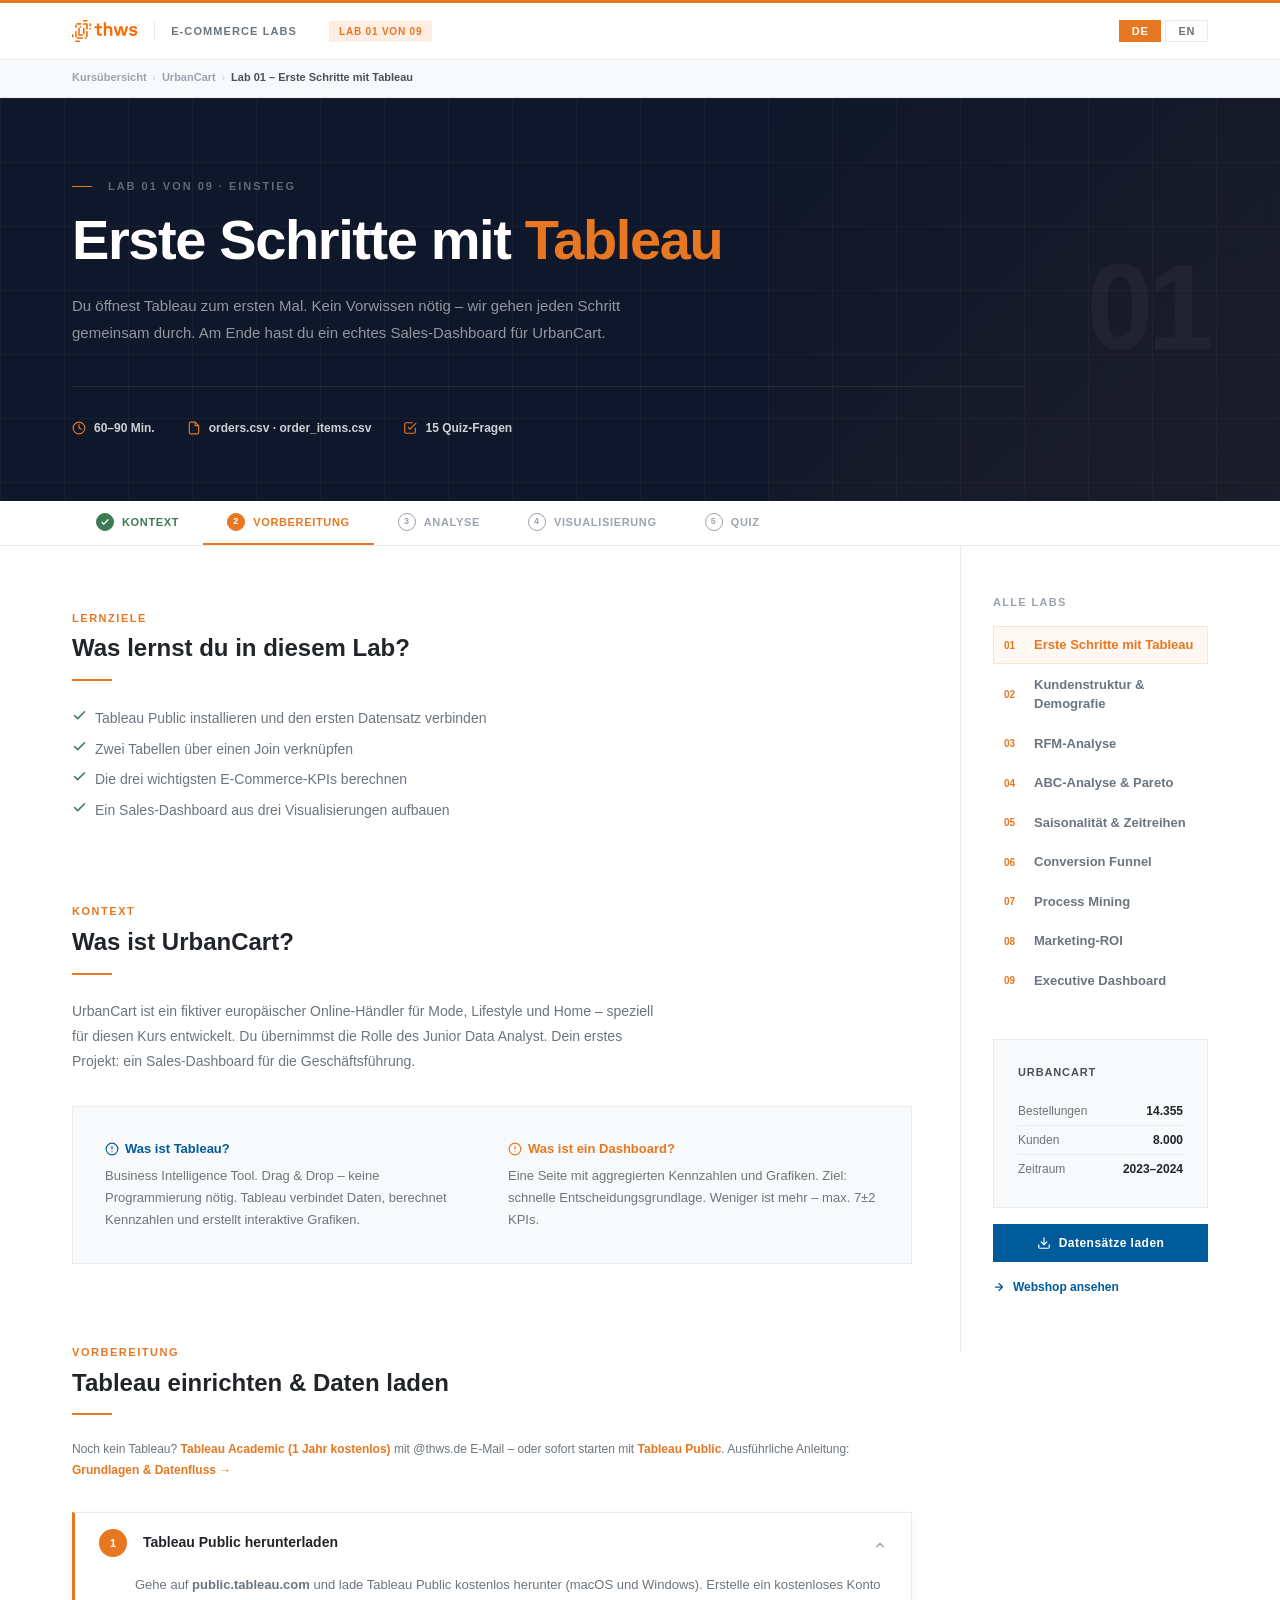
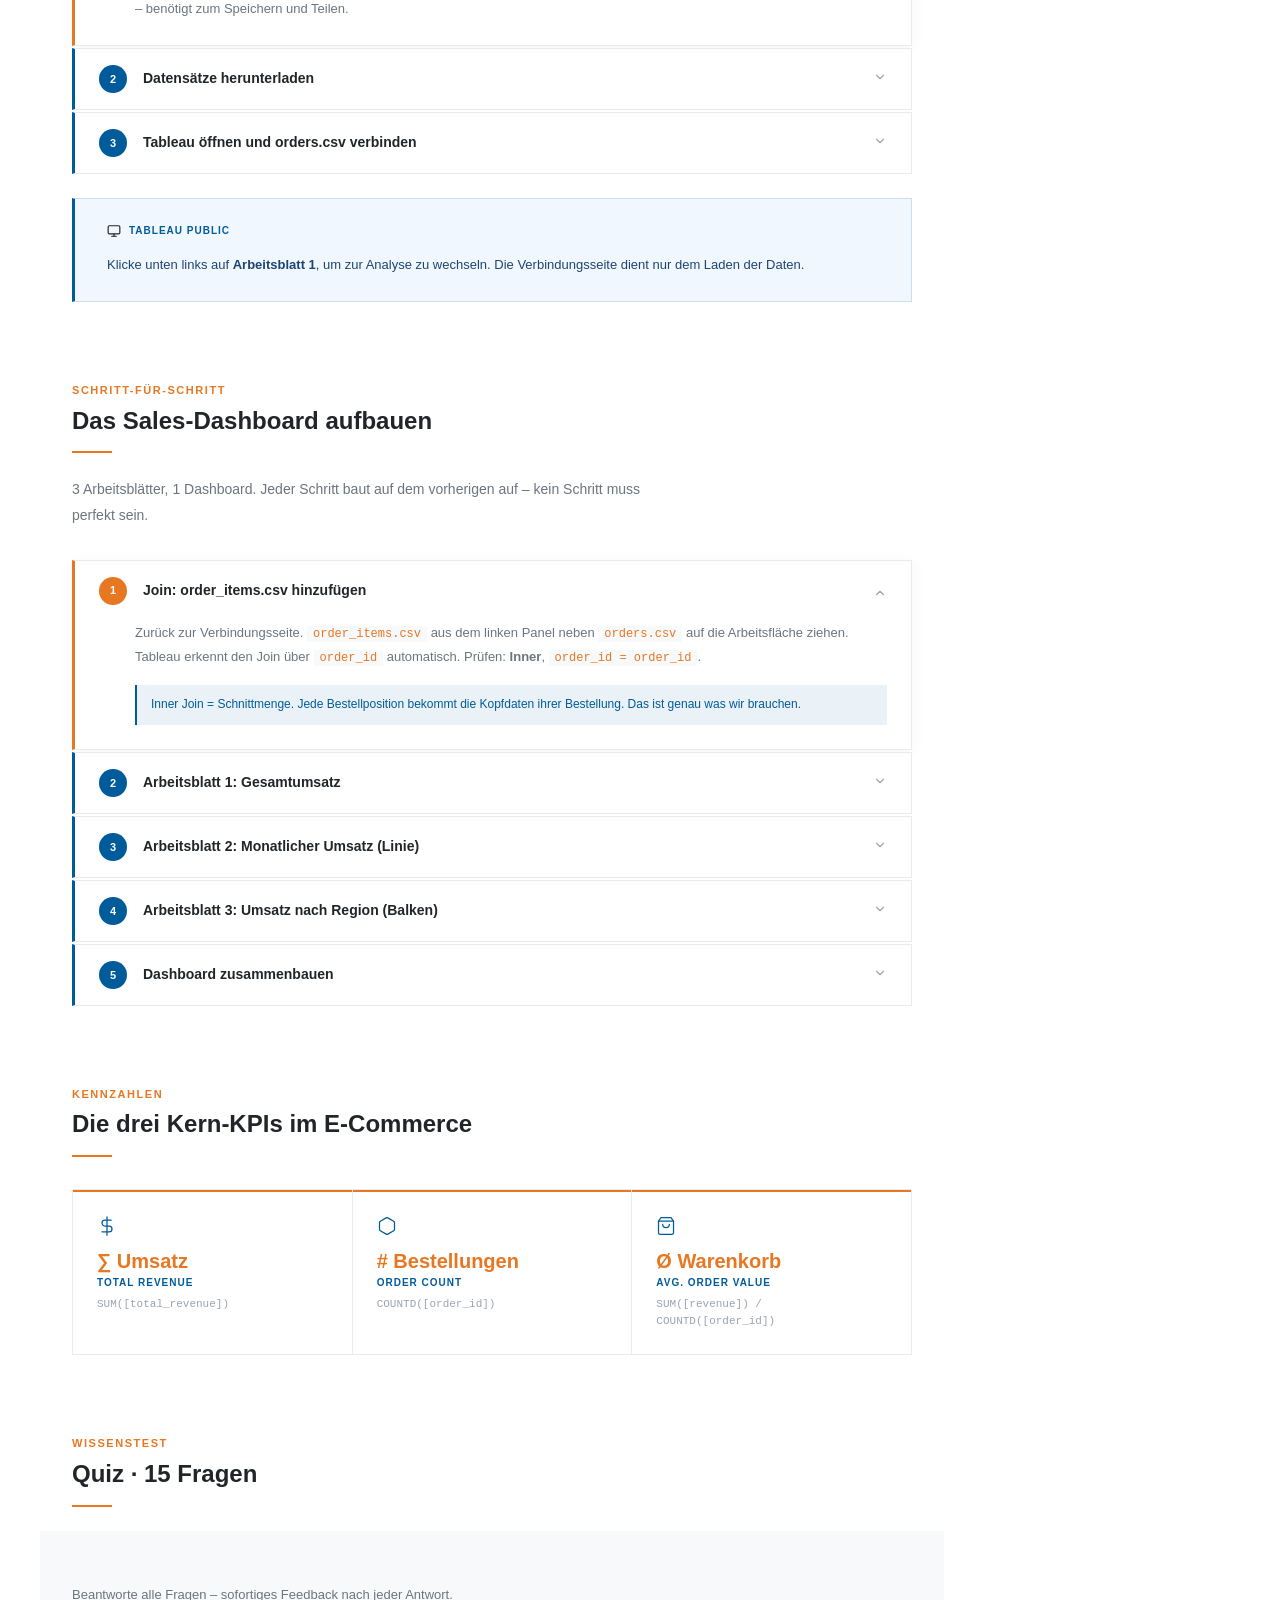
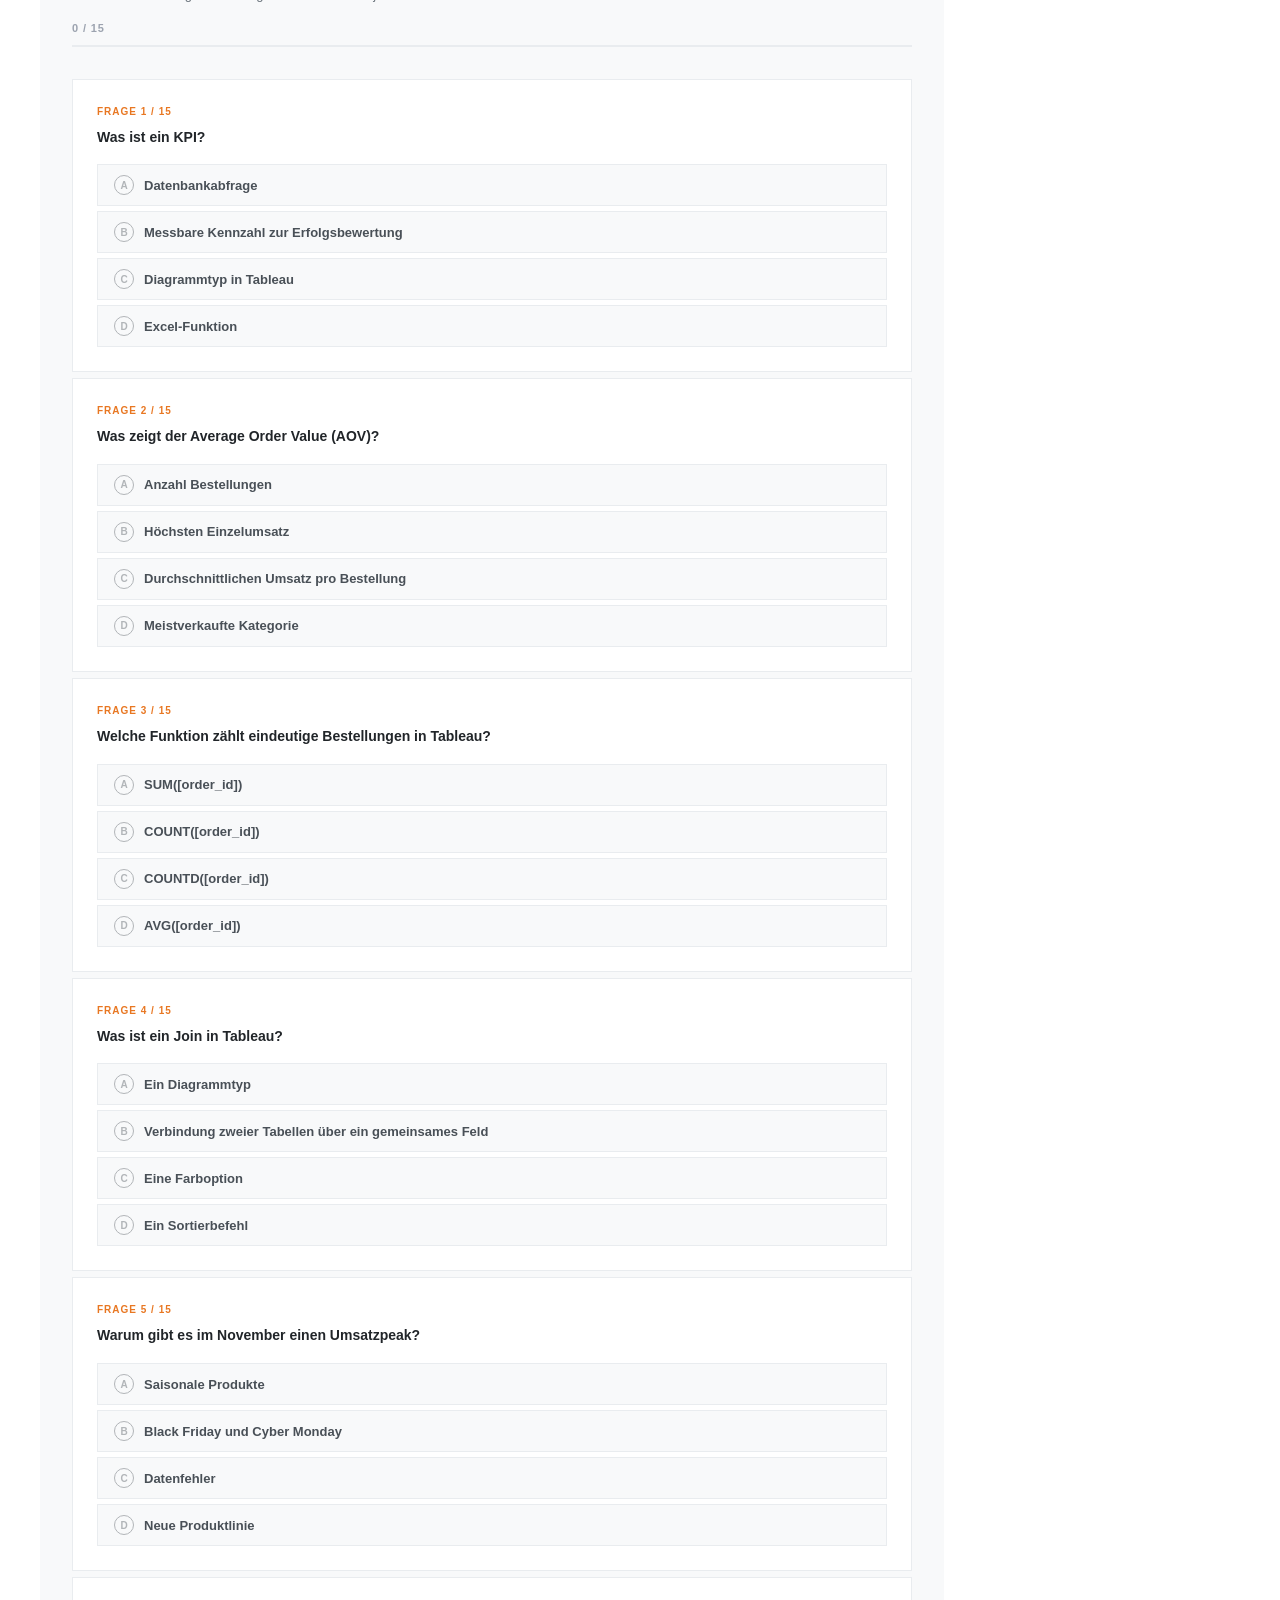
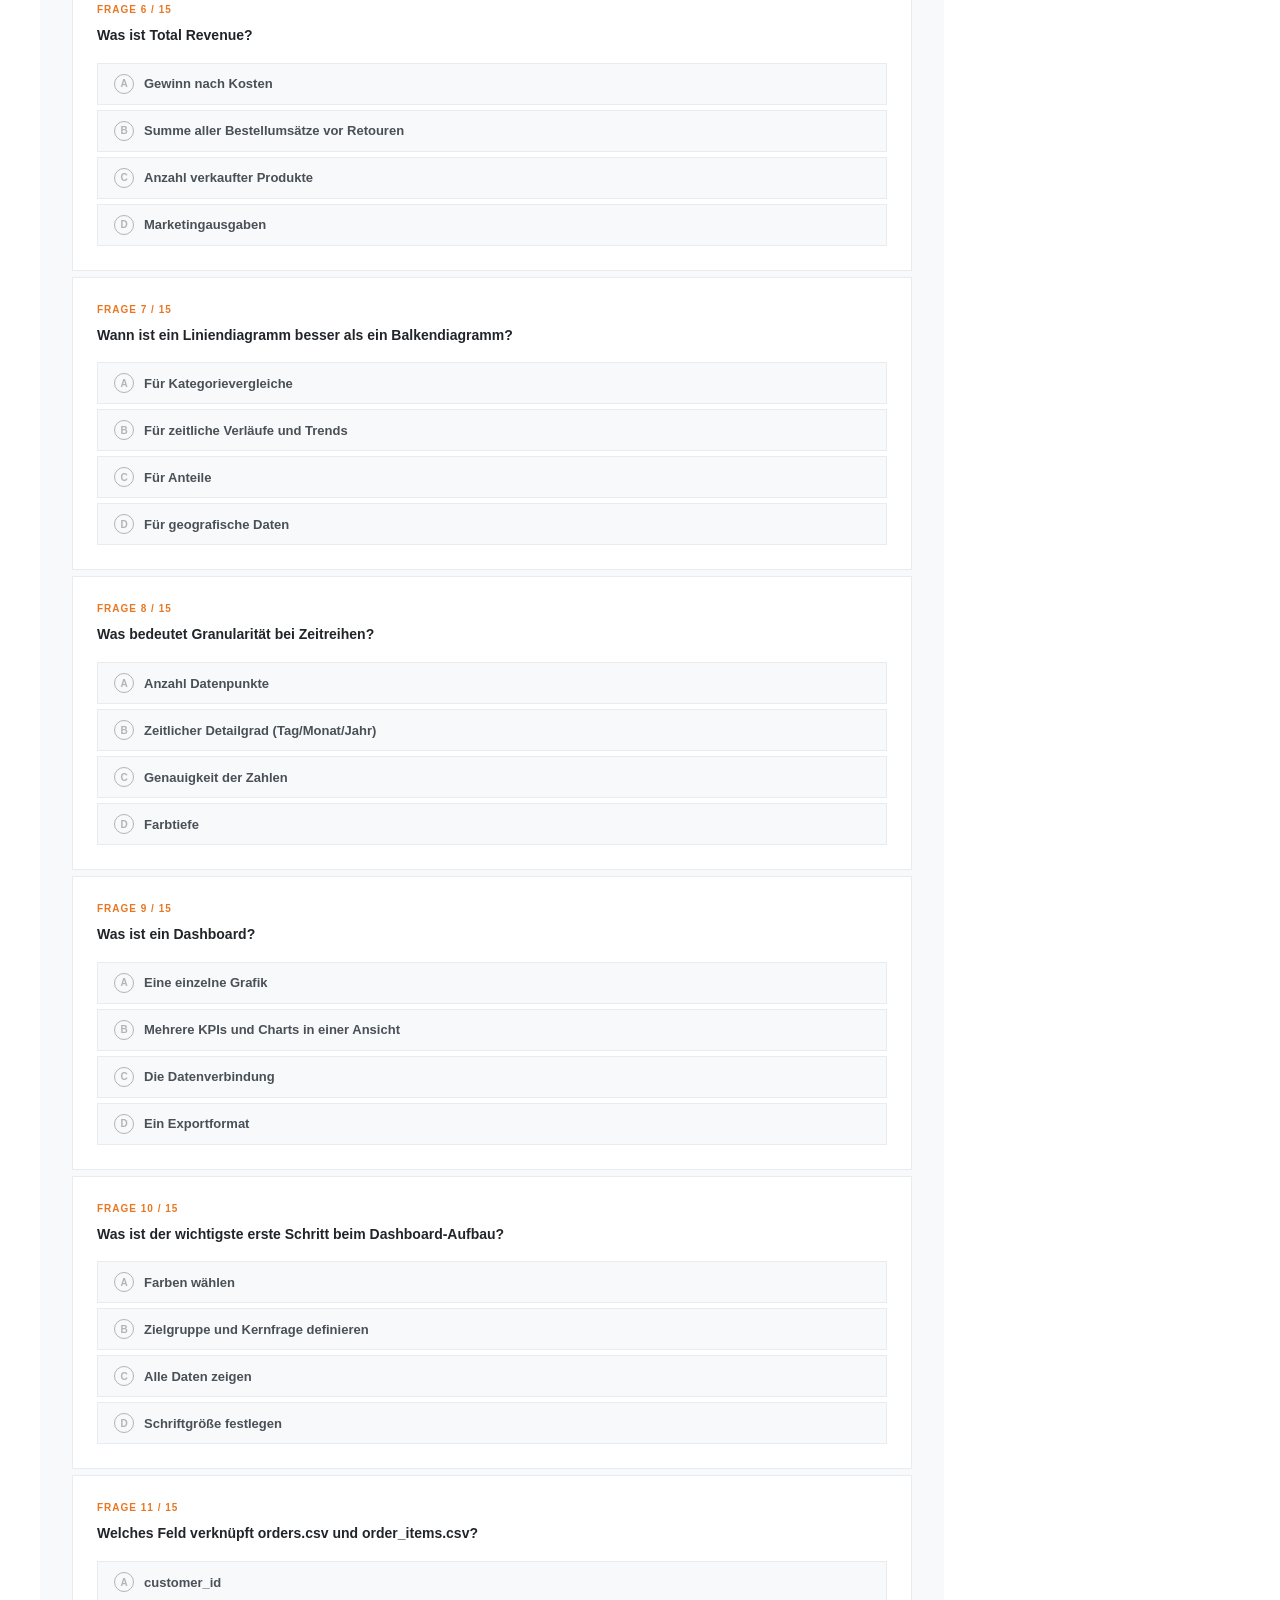
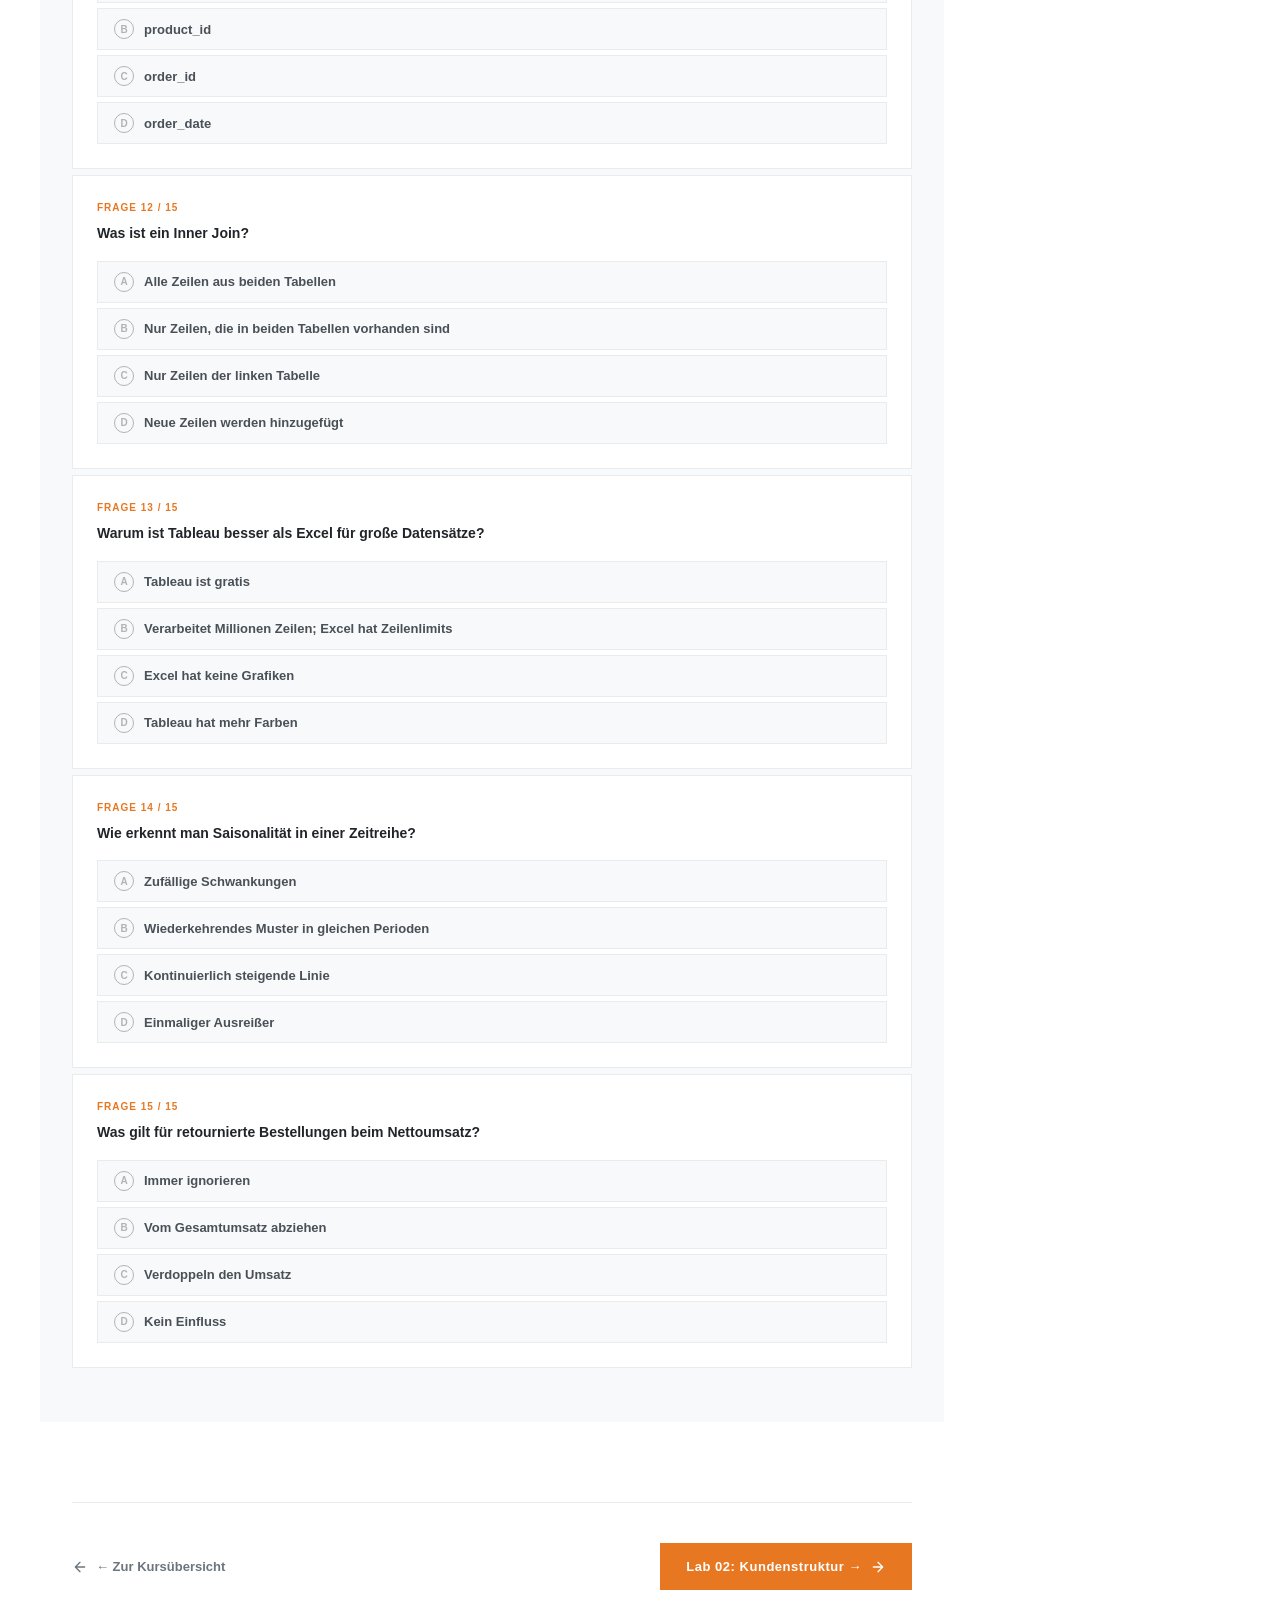
<file: lab01.html>
<!DOCTYPE html>
<html lang="de">
<head>
<meta charset="UTF-8"/>
<meta name="viewport" content="width=device-width, initial-scale=1.0"/>
<title>Lab 01 &#8211; Erste Schritte mit Tableau &middot; E-Commerce &amp; Digitale Gesch&#228;ftsmodelle &middot; THWS</title>
<link rel="stylesheet" href="design-system.css"/>
</head>
<body>
<div class="topbar"></div>
<nav class="navbar"><div class="navbar__inner"><a href="index.html" class="navbar__logo-link"><svg class="navbar__logo" viewBox="0 0 274.3 91.2" xmlns="http://www.w3.org/2000/svg"><style>.st0{fill:#FF6A00}</style><g><g><path class="st0" d="M15,32.6h2.6c1.1,0,2-0.9,2-2v-9.1c0-1.1,0.9-2,2-2h15.6c1.1,0,2-0.9,2-2v-2.6c0-1.1-0.9-2-2-2H21.5 c-1.1,0-2,0.9-2,2v2.6c0,1.1-0.9,2-2,2H15c-1.1,0-2,0.9-2,2v9.1C13,31.7,13.9,32.6,15,32.6z"/><path class="st0" d="M63.1,0H47.5c-1.1,0-2,0.9-2,2v2.6c0,1.1,0.9,2,2,2h15.6c1.1,0,2-0.9,2-2V2C65.1,0.9,64.2,0,63.1,0z"/><path class="st0" d="M76.1,13h-2.6c-1.1,0-2,0.9-2,2v9.1c0,1.1,0.9,2,2,2h2.6c1.1,0,2-0.9,2-2V15C78.1,13.9,77.2,13,76.1,13z"/><path class="st0" d="M76.1,32.6h-2.6c-1.1,0-2,0.9-2,2v2.5c0,1.1,0.9,2,2,2h2.6c1.1,0,2-0.9,2-2v-2.6 C78.1,33.4,77.2,32.6,76.1,32.6z"/><path class="st0" d="M52.1,34.5c0-1.1-0.9-2-2-2h-2.6c-1.1,0-2,0.9-2,2v22.1c0,1.1-0.9,2-2,2h-9.1c-1.1,0-2-0.9-2-2V34.5 c0-1.1,0.9-2,2-2H37c1.1,0,2-0.9,2-2v-2.6c0-1.1-0.9-2-2-2h-2.6c-1.1,0-2,0.9-2,2v2.6c0,1.1-0.9,2-2,2H28c-1.1,0-2,0.9-2,2v28.6 c0,1.1,0.9,2,2,2h15.6c1.1,0,2-0.9,2-2v-2.6c0-1.1,0.9-2,2-2h2.6c1.1,0,2-0.9,2-2L52.1,34.5L52.1,34.5z"/><path class="st0" d="M63.1,13H47.5c-1.1,0-2,0.9-2,2v2.6c0,1.1,0.9,2,2,2h9.1c1.1,0,2,0.9,2,2v15.5c0,1.1,0.9,2,2,2h2.6 c1.1,0,2-0.9,2-2V15C65.1,13.9,64.2,13,63.1,13z"/><path class="st0" d="M63.1,45.6h-2.6c-1.1,0-2,0.9-2,2v22.1c0,1.1-0.9,2-2,2H54c-1.1,0-2,0.9-2,2v2.6c0,1.1,0.9,2,2,2h2.6 c1.1,0,2-0.9,2-2v-2.6c0-1.1,0.9-2,2-2h2.6c1.1,0,2-0.9,2-2V47.5C65.1,46.5,64.2,45.6,63.1,45.6z"/><path class="st0" d="M43.6,71.6H21.5c-1.1,0-2-0.9-2-2V47.5c0-1.1-0.9-2-2-2H15c-1.1,0-2,0.9-2,2v22.1c0,1.1,0.9,2,2,2h2.6 c1.1,0,2,0.9,2,2v2.6c0,1.1,0.9,2,2,2h22.1c1.1,0,2-0.9,2-2v-2.6C45.5,72.5,44.7,71.6,43.6,71.6z"/><path class="st0" d="M30.6,84.6H15c-1.1,0-2,0.9-2,2v2.6c0,1.1,0.9,2,2,2h15.6c1.1,0,2-0.9,2-2v-2.6 C32.5,85.5,31.7,84.6,30.6,84.6z"/><path class="st0" d="M4.6,58.6H2c-1.1,0-2,0.9-2,2v9.1c0,1.1,0.9,2,2,2h2.6c1.1,0,2-0.9,2-2v-9.1C6.5,59.5,5.6,58.6,4.6,58.6z"/></g><g><path class="st0" d="M103.1,55.2V34.5h-10v-8.4h10V14.6h9.5v11.5h11.9v8.4h-11.9v18.6c0,2.6,1,3.7,3.7,3.7h8.2v8.3h-11.4 C106.3,65.1,103.1,62.3,103.1,55.2z"/><path class="st0" d="M131.7,9.1h9.5v20c2.5-2.8,6.2-4.2,10.6-4.2c9.6,0,15.5,6.1,15.5,16.6v23.6h-9.5V42.5c0-6.1-2.9-9-7.9-9 c-5.2,0-8.6,3.7-8.6,9.3v22.3h-9.5v-56H131.7z"/><path class="st0" d="M172.1,26.1h9.9l7.6,28.4l7.6-28.4h11l7.6,28.4l7.6-28.4h9.9l-11.7,39h-11.3l-7.6-28.3l-7.6,28.3h-11.3 L172.1,26.1z"/><path class="st0" d="M236.3,53.7h9.8c0.3,3.3,3.1,4.9,7.9,4.9c4.3,0,7-1.8,7-4.7c0-2.5-1.9-3.8-5.4-4.1l-6.2-0.6 c-7.3-0.8-11.8-5.1-11.8-11.8c0-7.8,6.2-12.6,16.2-12.6c9.8,0,16.1,4.2,16.6,12.3h-9.5c-0.2-3.1-2.9-4.6-7.2-4.6 c-4.1,0-6.6,1.6-6.6,4.3c0,2.3,1.8,3.6,5.8,4.1l6.3,0.7c7.4,0.9,11.6,5.2,11.6,11.7c0,7.8-6.5,12.9-16.9,12.9 C243.1,66.3,236.7,62,236.3,53.7z"/></g></g></svg><div class="navbar__divider"></div><span class="navbar__module" data-de="E-Commerce Labs" data-en="E-Commerce Labs"></span></a><span class="navbar__badge" data-de="Lab 01 von 09" data-en="Lab 01 of 09"></span><div class="navbar__right"><button class="lang-btn is-active" onclick="setLang('de')">DE</button><button class="lang-btn" onclick="setLang('en')">EN</button></div></div></nav>
<nav class="breadcrumb"><div class="breadcrumb__inner"><div class="breadcrumb__item"><a href="index.html" data-de="Kurs&#252;bersicht" data-en="Course Overview"></a></div><span class="breadcrumb__sep">&#8250;</span><div class="breadcrumb__item"><a href="urbancart.html">UrbanCart</a></div><span class="breadcrumb__sep">&#8250;</span><div class="breadcrumb__item is-current" data-de="Lab 01 &#8211; Erste Schritte mit Tableau" data-en="Lab 01 &#8211; Getting Started with Tableau"></div></div></nav>
<header class="lab-hero"><div class="lab-hero__inner"><div><div class="lab-hero__kicker" data-de="Lab 01 von 09 &#183; Einstieg" data-en="Lab 01 of 09 &#183; Beginner"></div><h1 class="lab-hero__title"><span data-de="Erste Schritte mit" data-en="Getting Started with"></span> <em data-de="Tableau" data-en="Tableau"></em></h1><p class="lab-hero__subtitle" data-de="Du öffnest Tableau zum ersten Mal. Kein Vorwissen nötig &#8211; wir gehen jeden Schritt gemeinsam durch. Am Ende hast du ein echtes Sales-Dashboard für UrbanCart." data-en="You open Tableau for the first time. No prior knowledge needed &#8211; we walk through every step together. By the end you have a real sales dashboard for UrbanCart."></p><div class="lab-hero__meta"><div class="lab-hero__meta-item"><svg width="14" height="14" viewBox="0 0 24 24" fill="none" stroke="currentColor" stroke-width="2" stroke-linecap="round" stroke-linejoin="round"><circle cx="12" cy="12" r="10"/><polyline points="12 6 12 12 16 14"/></svg><span><strong>60&#8211;90 Min.</strong></span></div><div class="lab-hero__meta-item"><svg width="14" height="14" viewBox="0 0 24 24" fill="none" stroke="currentColor" stroke-width="2" stroke-linecap="round" stroke-linejoin="round"><path d="M14 2H6a2 2 0 0 0-2 2v16a2 2 0 0 0 2 2h12a2 2 0 0 0 2-2V8z"/><polyline points="14 2 14 8 20 8"/></svg><span><strong>orders.csv &#183; order_items.csv</strong></span></div><div class="lab-hero__meta-item"><svg width="14" height="14" viewBox="0 0 24 24" fill="none" stroke="currentColor" stroke-width="2" stroke-linecap="round" stroke-linejoin="round"><polyline points="9 11 12 14 22 4"/><path d="M21 12v7a2 2 0 0 1-2 2H5a2 2 0 0 1-2-2V5a2 2 0 0 1 2-2h11"/></svg><span><strong data-de="15 Quiz-Fragen" data-en="15 quiz questions"></strong></span></div></div></div><div class="lab-hero__num">01</div></div></header><div class="lab-progress"><div class="lab-progress__inner"><div class="prog-step is-done"><div class="prog-step__icon"><svg width="10" height="10" viewBox="0 0 24 24" fill="none" stroke="currentColor" stroke-width="3"><polyline points="20 6 9 17 4 12"/></svg></div><span data-de="Kontext" data-en="Context"></span></div><div class="prog-step is-active"><div class="prog-step__icon">2</div><span data-de="Vorbereitung" data-en="Setup"></span></div><div class="prog-step"><div class="prog-step__icon">3</div><span data-de="Analyse" data-en="Analysis"></span></div><div class="prog-step"><div class="prog-step__icon">4</div><span data-de="Visualisierung" data-en="Visualisation"></span></div><div class="prog-step"><div class="prog-step__icon">5</div><span data-de="Quiz" data-en="Quiz"></span></div></div></div></div><div style="max-width:1200px;margin:0 auto"><div class="lab-layout"><main class="lab-main"><section class="block sr"><div class="block__eyebrow" data-de="Lernziele" data-en="Learning Objectives"></div><h2 class="block__title" data-de="Was lernst du in diesem Lab?" data-en="What will you learn?"></h2><div class="block__rule"></div><ul style="font-size:14px;color:var(--gray-600);line-height:1.9;list-style:none;padding:0;margin-top:8px"><li style="display:flex;gap:8px;align-items:flex-start;margin-bottom:4px"><svg width="15" height="15" viewBox="0 0 24 24" fill="none" stroke="var(--green)" stroke-width="2.5" stroke-linecap="round" stroke-linejoin="round" style="flex-shrink:0;margin-top:3px"><polyline points="20 6 9 17 4 12"/></svg><span data-de="Tableau Public installieren und den ersten Datensatz verbinden" data-en="Install Tableau Public and connect the first dataset"></span></li><li style="display:flex;gap:8px;align-items:flex-start;margin-bottom:4px"><svg width="15" height="15" viewBox="0 0 24 24" fill="none" stroke="var(--green)" stroke-width="2.5" stroke-linecap="round" stroke-linejoin="round" style="flex-shrink:0;margin-top:3px"><polyline points="20 6 9 17 4 12"/></svg><span data-de="Zwei Tabellen über einen Join verknüpfen" data-en="Join two tables via a shared key field"></span></li><li style="display:flex;gap:8px;align-items:flex-start;margin-bottom:4px"><svg width="15" height="15" viewBox="0 0 24 24" fill="none" stroke="var(--green)" stroke-width="2.5" stroke-linecap="round" stroke-linejoin="round" style="flex-shrink:0;margin-top:3px"><polyline points="20 6 9 17 4 12"/></svg><span data-de="Die drei wichtigsten E-Commerce-KPIs berechnen" data-en="Calculate the three most important e-commerce KPIs"></span></li><li style="display:flex;gap:8px;align-items:flex-start;margin-bottom:4px"><svg width="15" height="15" viewBox="0 0 24 24" fill="none" stroke="var(--green)" stroke-width="2.5" stroke-linecap="round" stroke-linejoin="round" style="flex-shrink:0;margin-top:3px"><polyline points="20 6 9 17 4 12"/></svg><span data-de="Ein Sales-Dashboard aus drei Visualisierungen aufbauen" data-en="Build a sales dashboard from three visualisations"></span></li></ul></section><section class="block sr"><div class="block__eyebrow" data-de="Kontext" data-en="Context"></div><h2 class="block__title" data-de="Was ist UrbanCart?" data-en="What is UrbanCart?"></h2><div class="block__rule"></div><p class="block__lead" data-de="UrbanCart ist ein fiktiver europäischer Online-Händler für Mode, Lifestyle und Home &#8211; speziell für diesen Kurs entwickelt. Du übernimmst die Rolle des Junior Data Analyst. Dein erstes Projekt: ein Sales-Dashboard für die Geschäftsführung." data-en="UrbanCart is a fictional European online retailer for fashion, lifestyle and home &#8211; created for this course. You take the role of Junior Data Analyst. Your first project: a sales dashboard for management."></p><div class="concept-box sr"><div class="concept-item"><div class="concept-item__title" style="color:var(--blue)"><svg width="14" height="14" viewBox="0 0 24 24" fill="none" stroke="currentColor" stroke-width="2" stroke-linecap="round" stroke-linejoin="round"><circle cx="12" cy="12" r="10"/><line x1="12" y1="8" x2="12" y2="12"/><line x1="12" y1="16" x2="12.01" y2="16"/></svg> Was ist Tableau?</div><div class="concept-item__text" data-de="Business Intelligence Tool. Drag &amp; Drop &#8211; keine Programmierung nötig. Tableau verbindet Daten, berechnet Kennzahlen und erstellt interaktive Grafiken." data-en="Business Intelligence tool. Drag &amp; drop &#8211; no programming required. Tableau connects data, calculates metrics and creates interactive charts."></div></div><div class="concept-item"><div class="concept-item__title" style="color:var(--orange)"><svg width="14" height="14" viewBox="0 0 24 24" fill="none" stroke="currentColor" stroke-width="2" stroke-linecap="round" stroke-linejoin="round"><circle cx="12" cy="12" r="10"/><line x1="12" y1="8" x2="12" y2="12"/><line x1="12" y1="16" x2="12.01" y2="16"/></svg> Was ist ein Dashboard?</div><div class="concept-item__text" data-de="Eine Seite mit aggregierten Kennzahlen und Grafiken. Ziel: schnelle Entscheidungsgrundlage. Weniger ist mehr &#8211; max. 7&#177;2 KPIs." data-en="One page with aggregated metrics and charts. Goal: fast decision basis. Less is more &#8211; max 7&#177;2 KPIs."></div></div></div></section><section class="block sr"><div class="block__eyebrow" data-de="Vorbereitung" data-en="Preparation"></div><h2 class="block__title" data-de="Tableau einrichten &amp; Daten laden" data-en="Set up Tableau &amp; load data"></h2><div class="block__rule"></div>
<p style="font-size:12px;color:var(--gray-600);margin-bottom:16px;line-height:1.7;">Noch kein Tableau? <a href="https://www.tableau.com/academic/students" target="_blank" rel="noopener" style="color:var(--orange);font-weight:600;">Tableau Academic (1 Jahr kostenlos)</a> mit @thws.de E-Mail &#8211; oder sofort starten mit <a href="https://public.tableau.com" target="_blank" rel="noopener" style="color:var(--orange);font-weight:600;">Tableau Public</a>. Ausf&#252;hrliche Anleitung: <a href="daten.html#lizenz" style="color:var(--orange);font-weight:600;">Grundlagen &amp; Datenfluss &#8594;</a></p>
<div class="steps"><details class="step" open><summary class="step__summary"><div class="step__num">1</div><div class="step__title" data-de="Tableau Public herunterladen" data-en="Download Tableau Public"></div><div class="step__arrow"><svg width="14" height="14" viewBox="0 0 24 24" fill="none" stroke="currentColor" stroke-width="2" stroke-linecap="round" stroke-linejoin="round"><polyline points="6 9 12 15 18 9"/></svg></div></summary><div class="step__body"><p data-de="Gehe auf <strong>public.tableau.com</strong> und lade Tableau Public kostenlos herunter (macOS und Windows). Erstelle ein kostenloses Konto &#8211; benötigt zum Speichern und Teilen." data-en="Go to <strong>public.tableau.com</strong> and download Tableau Public for free (macOS and Windows). Create a free account &#8211; needed to save and share."></p></div></details><details class="step"><summary class="step__summary"><div class="step__num">2</div><div class="step__title" data-de="Datensätze herunterladen" data-en="Download datasets"></div><div class="step__arrow"><svg width="14" height="14" viewBox="0 0 24 24" fill="none" stroke="currentColor" stroke-width="2" stroke-linecap="round" stroke-linejoin="round"><polyline points="6 9 12 15 18 9"/></svg></div></summary><div class="step__body"><p data-de="Öffne <strong>github.com/swrobuts/e-comm/tree/main/data</strong> und lade <code>orders.csv</code> und <code>order_items.csv</code> herunter. Speichere beide in einem Ordner, z.&#8239;B. <code>UrbanCart/</code> auf dem Desktop." data-en="Open <strong>github.com/swrobuts/e-comm/tree/main/data</strong> and download <code>orders.csv</code> and <code>order_items.csv</code>. Save both in a folder, e.g. <code>UrbanCart/</code> on your Desktop."></p></div></details><details class="step"><summary class="step__summary"><div class="step__num">3</div><div class="step__title" data-de="Tableau öffnen und orders.csv verbinden" data-en="Open Tableau and connect orders.csv"></div><div class="step__arrow"><svg width="14" height="14" viewBox="0 0 24 24" fill="none" stroke="currentColor" stroke-width="2" stroke-linecap="round" stroke-linejoin="round"><polyline points="6 9 12 15 18 9"/></svg></div></summary><div class="step__body"><p data-de="Starte Tableau Public. Links: <strong>Verbinden &#8594; Textdatei</strong> &#8594; <code>orders.csv</code> auswählen. Vorschau prüfen: Spalten <code>order_id</code>, <code>order_date</code>, <code>total_revenue</code>, <code>region</code>, <code>channel</code>." data-en="Start Tableau Public. Left: <strong>Connect &#8594; Text File</strong> &#8594; select <code>orders.csv</code>. Check preview: columns <code>order_id</code>, <code>order_date</code>, <code>total_revenue</code>, <code>region</code>, <code>channel</code>."></p><div class="step__tip" data-de="Falls <code>order_date</code> als Text erkannt (Abc-Symbol): Klicke &#8594; <strong>Datum (Genau)</strong>. Tableau zeigt dann das Kalender-Icon." data-en="If <code>order_date</code> shows as text (Abc icon): click &#8594; <strong>Date (Exact)</strong>. Tableau then shows the calendar icon."></div></div></details></div><div class="tableau-box"><div class="tableau-box__header"><svg width="14" height="14" viewBox="0 0 24 24" fill="none" stroke="currentColor" stroke-width="2" stroke-linecap="round" stroke-linejoin="round"><rect x="2" y="3" width="20" height="14" rx="2"/><line x1="8" y1="21" x2="16" y2="21"/><line x1="12" y1="17" x2="12" y2="21"/></svg><span class="tableau-box__tag">Tableau Public</span></div><div class="tableau-box__body" data-de="Klicke unten links auf <strong>Arbeitsblatt 1</strong>, um zur Analyse zu wechseln. Die Verbindungsseite dient nur dem Laden der Daten." data-en="Click <strong>Sheet 1</strong> at the bottom left to switch to analysis. The connection page is only for loading data."></div></div></section><section class="block sr"><div class="block__eyebrow" data-de="Schritt-für-Schritt" data-en="Step by Step"></div><h2 class="block__title" data-de="Das Sales-Dashboard aufbauen" data-en="Build the Sales Dashboard"></h2><div class="block__rule"></div><p class="block__lead" data-de="3 Arbeitsblätter, 1 Dashboard. Jeder Schritt baut auf dem vorherigen auf &#8211; kein Schritt muss perfekt sein." data-en="3 worksheets, 1 dashboard. Each step builds on the previous one &#8211; no step needs to be perfect."></p><div class="steps"><details class="step" open><summary class="step__summary"><div class="step__num">1</div><div class="step__title" data-de="Join: order_items.csv hinzufügen" data-en="Join: add order_items.csv"></div><div class="step__arrow"><svg width="14" height="14" viewBox="0 0 24 24" fill="none" stroke="currentColor" stroke-width="2" stroke-linecap="round" stroke-linejoin="round"><polyline points="6 9 12 15 18 9"/></svg></div></summary><div class="step__body"><p data-de="Zurück zur Verbindungsseite. <code>order_items.csv</code> aus dem linken Panel neben <code>orders.csv</code> auf die Arbeitsfläche ziehen. Tableau erkennt den Join über <code>order_id</code> automatisch. Prüfen: <strong>Inner</strong>, <code>order_id = order_id</code>." data-en="Back to the connection page. Drag <code>order_items.csv</code> from the left panel next to <code>orders.csv</code> onto the canvas. Tableau auto-detects the join via <code>order_id</code>. Check: <strong>Inner</strong>, <code>order_id = order_id</code>."></p><div class="step__tip" data-de="Inner Join = Schnittmenge. Jede Bestellposition bekommt die Kopfdaten ihrer Bestellung. Das ist genau was wir brauchen." data-en="Inner Join = intersection. Each order item gets the header data of its order. That is exactly what we need."></div></div></details><details class="step"><summary class="step__summary"><div class="step__num">2</div><div class="step__title" data-de="Arbeitsblatt 1: Gesamtumsatz" data-en="Sheet 1: Total revenue"></div><div class="step__arrow"><svg width="14" height="14" viewBox="0 0 24 24" fill="none" stroke="currentColor" stroke-width="2" stroke-linecap="round" stroke-linejoin="round"><polyline points="6 9 12 15 18 9"/></svg></div></summary><div class="step__body"><p data-de="<code>Total Revenue</code> auf <strong>Text</strong> im Marks-Panel ziehen. Chart-Typ: <strong>Nur Text</strong>. Tableau zeigt SUM([total_revenue])." data-en="Drag <code>Total Revenue</code> onto <strong>Text</strong> in the Marks panel. Chart type: <strong>Text</strong>. Tableau shows SUM([total_revenue])."></p></div></details><details class="step"><summary class="step__summary"><div class="step__num">3</div><div class="step__title" data-de="Arbeitsblatt 2: Monatlicher Umsatz (Linie)" data-en="Sheet 2: Monthly revenue (line)"></div><div class="step__arrow"><svg width="14" height="14" viewBox="0 0 24 24" fill="none" stroke="currentColor" stroke-width="2" stroke-linecap="round" stroke-linejoin="round"><polyline points="6 9 12 15 18 9"/></svg></div></summary><div class="step__body"><p data-de="Neues Arbeitsblatt. <code>Order Date</code> auf <strong>Spalten</strong>, <code>Total Revenue</code> auf <strong>Zeilen</strong>. Klicke <code>Order Date</code> in der Ablage &#8594; <strong>Monat</strong> wählen. Chart-Typ: Linie." data-en="New worksheet. <code>Order Date</code> to <strong>Columns</strong>, <code>Total Revenue</code> to <strong>Rows</strong>. Click <code>Order Date</code> in the shelf &#8594; select <strong>Month</strong>. Chart type: Line."></p><div class="step__tip" data-de="November-Peak sichtbar? Black Friday. Dezember: Weihnachten. Echte Saisonalität in Aktion." data-en="November spike visible? Black Friday. December: Christmas. Real seasonality in action."></div></div></details><details class="step"><summary class="step__summary"><div class="step__num">4</div><div class="step__title" data-de="Arbeitsblatt 3: Umsatz nach Region (Balken)" data-en="Sheet 3: Revenue by region (bar)"></div><div class="step__arrow"><svg width="14" height="14" viewBox="0 0 24 24" fill="none" stroke="currentColor" stroke-width="2" stroke-linecap="round" stroke-linejoin="round"><polyline points="6 9 12 15 18 9"/></svg></div></summary><div class="step__body"><p data-de="Neues Arbeitsblatt. <code>Region</code> auf <strong>Zeilen</strong>, <code>Total Revenue</code> auf <strong>Spalten</strong>. Toolbar: <strong>Absteigend sortieren</strong>." data-en="New worksheet. <code>Region</code> to <strong>Rows</strong>, <code>Total Revenue</code> to <strong>Columns</strong>. Toolbar: <strong>Sort descending</strong>."></p></div></details><details class="step"><summary class="step__summary"><div class="step__num">5</div><div class="step__title" data-de="Dashboard zusammenbauen" data-en="Assemble the dashboard"></div><div class="step__arrow"><svg width="14" height="14" viewBox="0 0 24 24" fill="none" stroke="currentColor" stroke-width="2" stroke-linecap="round" stroke-linejoin="round"><polyline points="6 9 12 15 18 9"/></svg></div></summary><div class="step__body"><p data-de="Unten links <strong>+</strong> &#8594; <strong>Neues Dashboard</strong>. Alle 3 Arbeitsblätter auf die Leinwand ziehen. Titel: <em>UrbanCart Sales Overview 2023&#8211;2024</em>." data-en="Bottom left <strong>+</strong> &#8594; <strong>New Dashboard</strong>. Drag all 3 worksheets onto the canvas. Title: <em>UrbanCart Sales Overview 2023&#8211;2024</em>."></p><div class="step__tip" data-de="Halte Farben einheitlich. Weniger Farben = professioneller. Aicher: Farbe hat eine Funktion &#8211; sonst weg." data-en="Keep colours consistent. Fewer colours = more professional. Aicher: colour has a function &#8211; otherwise remove it."></div></div></details></div></section><section class="block sr"><div class="block__eyebrow" data-de="Kennzahlen" data-en="Key Metrics"></div><h2 class="block__title" data-de="Die drei Kern-KPIs im E-Commerce" data-en="The three core KPIs in e-commerce"></h2><div class="block__rule"></div><div class="kpi-row"><div class="kpi"><svg class="kpi__icon" width="20" height="20" viewBox="0 0 24 24" fill="none" stroke="currentColor" stroke-width="1.5" stroke-linecap="round" stroke-linejoin="round"><line x1="12" y1="1" x2="12" y2="23"/><path d="M17 5H9.5a3.5 3.5 0 0 0 0 7h5a3.5 3.5 0 0 1 0 7H6"/></svg><div class="kpi__value" data-de="&#8721; Umsatz" data-en="&#8721; Revenue"></div><div class="kpi__label">Total Revenue</div><div class="kpi__def">SUM([total_revenue])</div></div><div class="kpi"><svg class="kpi__icon" width="20" height="20" viewBox="0 0 24 24" fill="none" stroke="currentColor" stroke-width="1.5" stroke-linecap="round" stroke-linejoin="round"><path d="M21 16V8a2 2 0 0 0-1-1.73l-7-4a2 2 0 0 0-2 0l-7 4A2 2 0 0 0 3 8v8a2 2 0 0 0 1 1.73l7 4a2 2 0 0 0 2 0l7-4A2 2 0 0 0 21 16z"/></svg><div class="kpi__value" data-de="# Bestellungen" data-en="# Orders"></div><div class="kpi__label">Order Count</div><div class="kpi__def">COUNTD([order_id])</div></div><div class="kpi"><svg class="kpi__icon" width="20" height="20" viewBox="0 0 24 24" fill="none" stroke="currentColor" stroke-width="1.5" stroke-linecap="round" stroke-linejoin="round"><path d="M6 2L3 6v14a2 2 0 0 0 2 2h14a2 2 0 0 0 2-2V6l-3-4z"/><line x1="3" y1="6" x2="21" y2="6"/><path d="M16 10a4 4 0 0 1-8 0"/></svg><div class="kpi__value" data-de="&#216; Warenkorb" data-en="Avg. Basket"></div><div class="kpi__label">Avg. Order Value</div><div class="kpi__def">SUM([revenue]) / COUNTD([order_id])</div></div></div></section><section class="block"><div class="block__eyebrow" data-de="Wissenstest" data-en="Knowledge Test"></div><h2 class="block__title" data-de="Quiz · 15 Fragen" data-en="Quiz · 15 Questions"></h2><div class="block__rule"></div><div class="quiz-section"><div class="quiz-header"><p class="quiz-header__sub" data-de="Beantworte alle Fragen &#8211; sofortiges Feedback nach jeder Antwort." data-en="Answer all questions &#8211; immediate feedback after each answer."></p><p class="quiz-progress-text" id="quiz-progress">0 / 15</p><div class="quiz-progress-bar"><div class="quiz-progress-fill" id="quiz-fill"></div></div></div><div id="quiz-questions"></div><div class="quiz-result" id="quiz-result"><div class="quiz-result__score" id="quiz-score">0</div><div class="quiz-result__of">/15</div><div class="quiz-result__label" data-de="Punkte" data-en="Points"></div><div class="quiz-result__msg" id="quiz-msg"></div><a href="lab02.html" class="quiz-result__next"><span data-de="Weiter zu Lab 02: Kundenstruktur" data-en="Continue to Lab 02: Demographics"></span><svg width="16" height="16" viewBox="0 0 24 24" fill="none" stroke="currentColor" stroke-width="2" stroke-linecap="round" stroke-linejoin="round"><path d="M5 12h14M12 5l7 7-7 7"/></svg></a><button class="quiz-result__retry" onclick="resetQuiz()"><svg width="12" height="12" viewBox="0 0 24 24" fill="none" stroke="currentColor" stroke-width="2" stroke-linecap="round" stroke-linejoin="round"><polyline points="1 4 1 10 7 10"/><path d="M3.51 15a9 9 0 1 0 .49-3.5"/></svg><span data-de="Nochmal versuchen" data-en="Try again"></span></button></div></div></section><div class="lab-nav"><a href="index.html" class="lab-nav__back"><svg width="16" height="16" viewBox="0 0 24 24" fill="none" stroke="currentColor" stroke-width="2" stroke-linecap="round" stroke-linejoin="round"><path d="M19 12H5M12 5l-7 7 7 7"/></svg><span data-de="&#8592; Zur Kursübersicht" data-en="&#8592; Course Overview"></span></a><a href="lab02.html" class="lab-nav__next"><span data-de="Lab 02: Kundenstruktur &#8594;" data-en="Lab 02: Demographics &#8594;"></span><svg width="16" height="16" viewBox="0 0 24 24" fill="none" stroke="currentColor" stroke-width="2" stroke-linecap="round" stroke-linejoin="round"><path d="M5 12h14M12 5l7 7-7 7"/></svg></a></div></main><aside class="lab-sidebar"><div class="sidebar-section"><div class="sidebar-title" data-de="Alle Labs" data-en="All Labs"></div><nav class="sidebar-nav"><a href="lab01.html" class="sidebar-link is-active"><span style="font-size:10px;font-weight:800;color:var(--orange);width:22px;flex-shrink:0">01</span>Erste Schritte mit Tableau</a><a href="lab02.html" class="sidebar-link"><span style="font-size:10px;font-weight:800;color:var(--orange);width:22px;flex-shrink:0">02</span>Kundenstruktur &amp; Demografie</a><a href="lab03.html" class="sidebar-link"><span style="font-size:10px;font-weight:800;color:var(--orange);width:22px;flex-shrink:0">03</span>RFM-Analyse</a><a href="lab04.html" class="sidebar-link"><span style="font-size:10px;font-weight:800;color:var(--orange);width:22px;flex-shrink:0">04</span>ABC-Analyse &amp; Pareto</a><a href="lab05.html" class="sidebar-link"><span style="font-size:10px;font-weight:800;color:var(--orange);width:22px;flex-shrink:0">05</span>Saisonalität &amp; Zeitreihen</a><a href="lab06.html" class="sidebar-link"><span style="font-size:10px;font-weight:800;color:var(--orange);width:22px;flex-shrink:0">06</span>Conversion Funnel</a><a href="lab07.html" class="sidebar-link"><span style="font-size:10px;font-weight:800;color:var(--orange);width:22px;flex-shrink:0">07</span>Process Mining</a><a href="lab08.html" class="sidebar-link"><span style="font-size:10px;font-weight:800;color:var(--orange);width:22px;flex-shrink:0">08</span>Marketing-ROI</a><a href="lab09.html" class="sidebar-link"><span style="font-size:10px;font-weight:800;color:var(--orange);width:22px;flex-shrink:0">09</span>Executive Dashboard</a></nav></div><div class="sidebar-section"><div class="sidebar-data-card"><div class="sidebar-data-card__title">UrbanCart</div><div class="sidebar-data-row"><span class="sidebar-data-row__label" data-de="Bestellungen" data-en="Orders"></span><span class="sidebar-data-row__value">14.355</span></div><div class="sidebar-data-row"><span class="sidebar-data-row__label" data-de="Kunden" data-en="Customers"></span><span class="sidebar-data-row__value">8.000</span></div><div class="sidebar-data-row"><span class="sidebar-data-row__label" data-de="Zeitraum" data-en="Period"></span><span class="sidebar-data-row__value">2023&#8211;2024</span></div></div><a href="https://github.com/swrobuts/e-comm/tree/main/data" target="_blank" rel="noopener" class="sidebar-download"><svg width="14" height="14" viewBox="0 0 24 24" fill="none" stroke="currentColor" stroke-width="2" stroke-linecap="round" stroke-linejoin="round"><path d="M21 15v4a2 2 0 0 1-2 2H5a2 2 0 0 1-2-2v-4"/><polyline points="7 10 12 15 17 10"/><line x1="12" y1="15" x2="12" y2="3"/></svg><span data-de="Datensätze laden" data-en="Download datasets"></span></a><a href="urbancart.html" style="display:flex;align-items:center;gap:8px;font-size:12px;font-weight:700;color:var(--blue);margin-top:8px;padding:8px 0"><svg width="12" height="12" viewBox="0 0 24 24" fill="none" stroke="currentColor" stroke-width="2.5" stroke-linecap="round" stroke-linejoin="round"><path d="M5 12h14M12 5l7 7-7 7"/></svg><span data-de="Webshop ansehen" data-en="View webshop"></span></a></div></aside></div></div>
<script>
const QUESTIONS=[{"q": {"de": "Was ist ein KPI?", "en": "What is a KPI?"}, "opts": {"de": ["Datenbankabfrage", "Messbare Kennzahl zur Erfolgsbewertung", "Diagrammtyp in Tableau", "Excel-Funktion"], "en": ["Database query", "Measurable performance metric", "Chart type in Tableau", "Excel function"]}, "correct": 1, "explain": {"de": "KPI = Key Performance Indicator. Eine messbare Kennzahl, die Fortschritt zu einem Ziel zeigt.", "en": "KPI = Key Performance Indicator. A measurable metric showing progress toward a goal."}}, {"q": {"de": "Was zeigt der Average Order Value (AOV)?", "en": "What does Average Order Value show?"}, "opts": {"de": ["Anzahl Bestellungen", "Höchsten Einzelumsatz", "Durchschnittlichen Umsatz pro Bestellung", "Meistverkaufte Kategorie"], "en": ["Number of orders", "Highest single order", "Average revenue per order", "Best-selling category"]}, "correct": 2, "explain": {"de": "AOV = Gesamtumsatz &#247; Bestellanzahl. Zeigt, wie viel ein Kunde im Schnitt pro Bestellung ausgibt.", "en": "AOV = Total Revenue &#247; Orders. Shows average spend per order."}}, {"q": {"de": "Welche Funktion zählt eindeutige Bestellungen in Tableau?", "en": "Which Tableau function counts unique orders?"}, "opts": {"de": ["SUM([order_id])", "COUNT([order_id])", "COUNTD([order_id])", "AVG([order_id])"], "en": ["SUM([order_id])", "COUNT([order_id])", "COUNTD([order_id])", "AVG([order_id])"]}, "correct": 2, "explain": {"de": "COUNTD = Count Distinct. Zählt jeden Wert nur einmal &#8211; verhindert Doppelzählungen.", "en": "COUNTD = Count Distinct. Counts each value only once &#8211; prevents double-counting."}}, {"q": {"de": "Was ist ein Join in Tableau?", "en": "What is a Join in Tableau?"}, "opts": {"de": ["Ein Diagrammtyp", "Verbindung zweier Tabellen über ein gemeinsames Feld", "Eine Farboption", "Ein Sortierbefehl"], "en": ["A chart type", "Connecting two tables via a shared field", "A colour option", "A sort command"]}, "correct": 1, "explain": {"de": "Join verbindet Tabellen über ein Schlüsselfeld. order_id verknüpft orders.csv und order_items.csv.", "en": "Join connects tables via a shared key. order_id links orders.csv and order_items.csv."}}, {"q": {"de": "Warum gibt es im November einen Umsatzpeak?", "en": "Why is there a revenue spike in November?"}, "opts": {"de": ["Saisonale Produkte", "Black Friday und Cyber Monday", "Datenfehler", "Neue Produktlinie"], "en": ["Seasonal products", "Black Friday and Cyber Monday", "Data error", "New product line"]}, "correct": 1, "explain": {"de": "Black Friday (letzter Freitag im November) und Cyber Monday sind die umsatzstärksten Tage im E-Commerce.", "en": "Black Friday (last Friday in November) and Cyber Monday are the highest-revenue days in e-commerce."}}, {"q": {"de": "Was ist Total Revenue?", "en": "What is Total Revenue?"}, "opts": {"de": ["Gewinn nach Kosten", "Summe aller Bestellumsätze vor Retouren", "Anzahl verkaufter Produkte", "Marketingausgaben"], "en": ["Profit after costs", "Sum of all order values before returns", "Number of products sold", "Marketing spend"]}, "correct": 1, "explain": {"de": "Total Revenue = Bruttoumsatz. Kosten, Retouren und Rabatte sind noch nicht abgezogen.", "en": "Total Revenue = gross revenue. Costs, returns and discounts are not yet deducted."}}, {"q": {"de": "Wann ist ein Liniendiagramm besser als ein Balkendiagramm?", "en": "When is a line chart better than a bar chart?"}, "opts": {"de": ["Für Kategorievergleiche", "Für zeitliche Verläufe und Trends", "Für Anteile", "Für geografische Daten"], "en": ["For category comparisons", "For trends over time", "For shares", "For geographic data"]}, "correct": 1, "explain": {"de": "Liniendiagramme zeigen Zeitverläufe und Trends. Balken eignen sich für Kategorievergleiche.", "en": "Line charts show trends over time. Bars are better for category comparisons."}}, {"q": {"de": "Was bedeutet Granularität bei Zeitreihen?", "en": "What does granularity mean in time series?"}, "opts": {"de": ["Anzahl Datenpunkte", "Zeitlicher Detailgrad (Tag/Monat/Jahr)", "Genauigkeit der Zahlen", "Farbtiefe"], "en": ["Number of data points", "Level of time detail (day/month/year)", "Accuracy of numbers", "Colour depth"]}, "correct": 1, "explain": {"de": "Granularität = zeitliche Auflösung. Monat zeigt Trends, Tag zeigt Details.", "en": "Granularity = time resolution. Month shows trends, day shows details."}}, {"q": {"de": "Was ist ein Dashboard?", "en": "What is a dashboard?"}, "opts": {"de": ["Eine einzelne Grafik", "Mehrere KPIs und Charts in einer Ansicht", "Die Datenverbindung", "Ein Exportformat"], "en": ["A single chart", "Multiple KPIs and charts in one view", "The data connection", "An export format"]}, "correct": 1, "explain": {"de": "Ein Dashboard aggregiert Kennzahlen auf einer Seite für schnelle Entscheidungen.", "en": "A dashboard aggregates metrics on one page for quick decisions."}}, {"q": {"de": "Was ist der wichtigste erste Schritt beim Dashboard-Aufbau?", "en": "What is the crucial first step in dashboard design?"}, "opts": {"de": ["Farben wählen", "Zielgruppe und Kernfrage definieren", "Alle Daten zeigen", "Schriftgröße festlegen"], "en": ["Choose colours", "Define audience and core question", "Show all data", "Set font size"]}, "correct": 1, "explain": {"de": "Zuerst: Wer schaut das an? Welche Entscheidung wird getroffen? Dann erst visualisieren.", "en": "First: who will view this? What decision will be made? Then visualise."}}, {"q": {"de": "Welches Feld verknüpft orders.csv und order_items.csv?", "en": "Which field links orders.csv and order_items.csv?"}, "opts": {"de": ["customer_id", "product_id", "order_id", "order_date"], "en": ["customer_id", "product_id", "order_id", "order_date"]}, "correct": 2, "explain": {"de": "Die order_id ist der gemeinsame Schlüssel. Jede Bestellposition gehört zu genau einer Bestellung.", "en": "order_id is the shared key. Each order item belongs to exactly one order."}}, {"q": {"de": "Was ist ein Inner Join?", "en": "What is an Inner Join?"}, "opts": {"de": ["Alle Zeilen aus beiden Tabellen", "Nur Zeilen, die in beiden Tabellen vorhanden sind", "Nur Zeilen der linken Tabelle", "Neue Zeilen werden hinzugefügt"], "en": ["All rows from both tables", "Only rows present in both tables", "Only rows from left table", "New rows are added"]}, "correct": 1, "explain": {"de": "Inner Join = Schnittmenge. Nur Zeilen mit einem Treffer in BEIDEN Tabellen werden angezeigt.", "en": "Inner Join = intersection. Only rows with a match in BOTH tables are shown."}}, {"q": {"de": "Warum ist Tableau besser als Excel für große Datensätze?", "en": "Why is Tableau better than Excel for large datasets?"}, "opts": {"de": ["Tableau ist gratis", "Verarbeitet Millionen Zeilen; Excel hat Zeilenlimits", "Excel hat keine Grafiken", "Tableau hat mehr Farben"], "en": ["Tableau is free", "Handles millions of rows; Excel has row limits", "Excel has no charts", "Tableau has more colours"]}, "correct": 1, "explain": {"de": "Excel ist auf ~1 Mio. Zeilen begrenzt. Tableau ist für BI-Analysen optimiert.", "en": "Excel is limited to ~1M rows. Tableau is optimised for BI analysis."}}, {"q": {"de": "Wie erkennt man Saisonalität in einer Zeitreihe?", "en": "How do you identify seasonality in a time series?"}, "opts": {"de": ["Zufällige Schwankungen", "Wiederkehrendes Muster in gleichen Perioden", "Kontinuierlich steigende Linie", "Einmaliger Ausreißer"], "en": ["Random fluctuations", "Recurring pattern in the same periods", "Continuously rising line", "One-time outlier"]}, "correct": 1, "explain": {"de": "Saisonalität = wiederkehrendes Muster. Im E-Commerce: Black Friday, Weihnachten jedes Jahr.", "en": "Seasonality = recurring pattern. In e-commerce: Black Friday, Christmas every year."}}, {"q": {"de": "Was gilt für retournierte Bestellungen beim Nettoumsatz?", "en": "What applies to returned orders for net revenue?"}, "opts": {"de": ["Immer ignorieren", "Vom Gesamtumsatz abziehen", "Verdoppeln den Umsatz", "Kein Einfluss"], "en": ["Always ignore", "Deduct from total revenue", "Double the revenue", "No impact"]}, "correct": 1, "explain": {"de": "Nettoumsatz = Bruttoumsatz minus Retouren. Für operative Entscheidungen relevanter.", "en": "Net revenue = gross minus returns. More relevant for operational decisions."}}];

function setLang(l){document.documentElement.lang=l;document.querySelectorAll('[data-de]').forEach(el=>{const v=el.getAttribute('data-'+l);if(v!==null)el.innerHTML=v;});document.querySelectorAll('.lang-btn').forEach(b=>b.classList.toggle('is-active',b.textContent.toLowerCase()===l));localStorage.setItem('lang',l);if(typeof buildQuiz==='function')buildQuiz();}
(function(){const obs=new IntersectionObserver(entries=>entries.forEach(e=>{if(e.isIntersecting)e.target.classList.add('visible');}),{threshold:.06});document.querySelectorAll('.sr').forEach(el=>obs.observe(el));})();
function lang(){return document.documentElement.lang||'de';}
let _ans={};
function buildQuiz(){const l=lang(),c=document.getElementById('quiz-questions');if(!c)return;c.innerHTML='';_ans={};updateProgress();QUESTIONS.forEach((q,qi)=>{const d=document.createElement('div');d.className='question';d.innerHTML='<div class="question__meta"><span class="question__num">'+(l==='de'?'Frage':'Question')+' '+(qi+1)+' / 15</span></div><div class="question__text">'+q.q[l]+'</div><div class="question__opts">'+q.opts[l].map((o,oi)=>'<button class="opt" onclick="answer('+qi+','+oi+')" id="opt-'+qi+'-'+oi+'"><span class="opt__key">'+('ABCD'[oi])+'</span>'+o+'</button>').join('')+'</div><div class="feedback" id="fb-'+qi+'" style="display:none"></div>';c.appendChild(d);});}
function answer(qi,oi){if(_ans[qi]!==undefined)return;_ans[qi]=oi;const l=lang(),q=QUESTIONS[qi],ok=oi===q.correct;for(let i=0;i<4;i++){const b=document.getElementById('opt-'+qi+'-'+i);b.disabled=true;if(i===q.correct)b.classList.add('is-correct');else if(i===oi)b.classList.add('is-wrong');}const fb=document.getElementById('fb-'+qi);fb.style.display='block';fb.className='feedback '+(ok?'is-correct':'is-wrong');fb.innerHTML=(ok?'&#10003;':'&#10007;')+' '+q.explain[l];updateProgress();if(Object.keys(_ans).length===QUESTIONS.length)showResult();}
function updateProgress(){const done=Object.keys(_ans).length,pct=(done/QUESTIONS.length*100).toFixed(0);const pt=document.getElementById('quiz-progress'),pf=document.getElementById('quiz-fill');if(pt)pt.textContent=done+' / 15';if(pf)pf.style.width=pct+'%';}
function showResult(){const score=Object.entries(_ans).filter(([i,a])=>a===QUESTIONS[+i].correct).length;const l=lang(),el=document.getElementById('quiz-result');el.classList.add('is-visible');document.getElementById('quiz-score').textContent=score;document.getElementById('quiz-msg').textContent=score>=13?(l==='de'?'Ausgezeichnet!':'Excellent!'):score>=10?(l==='de'?'Gut gemacht.':'Well done.'):(l==='de'?'Nochmal!':'Try again!');}
function resetQuiz(){document.getElementById('quiz-result').classList.remove('is-visible');buildQuiz();}
(function(){const l=localStorage.getItem('lang')||'de';setLang(l);})();

</script>
</body>
</html>
</file>
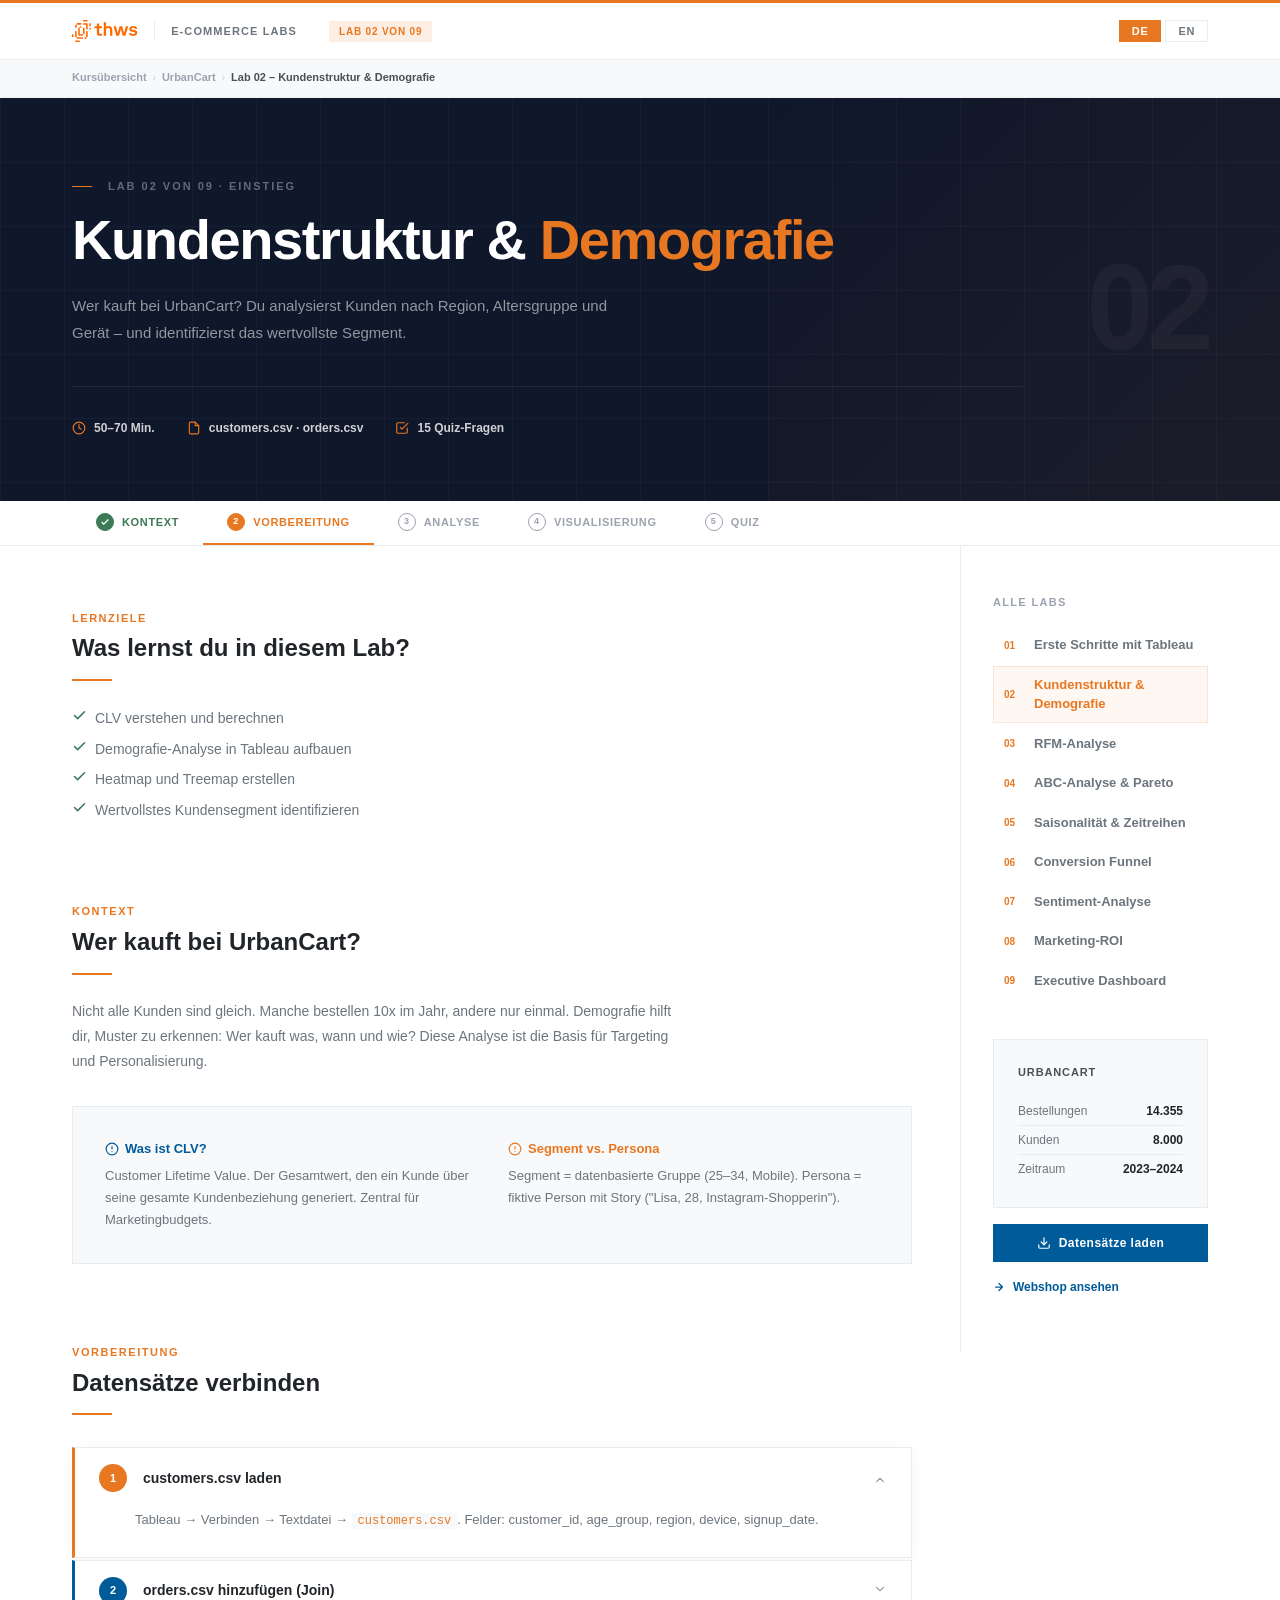
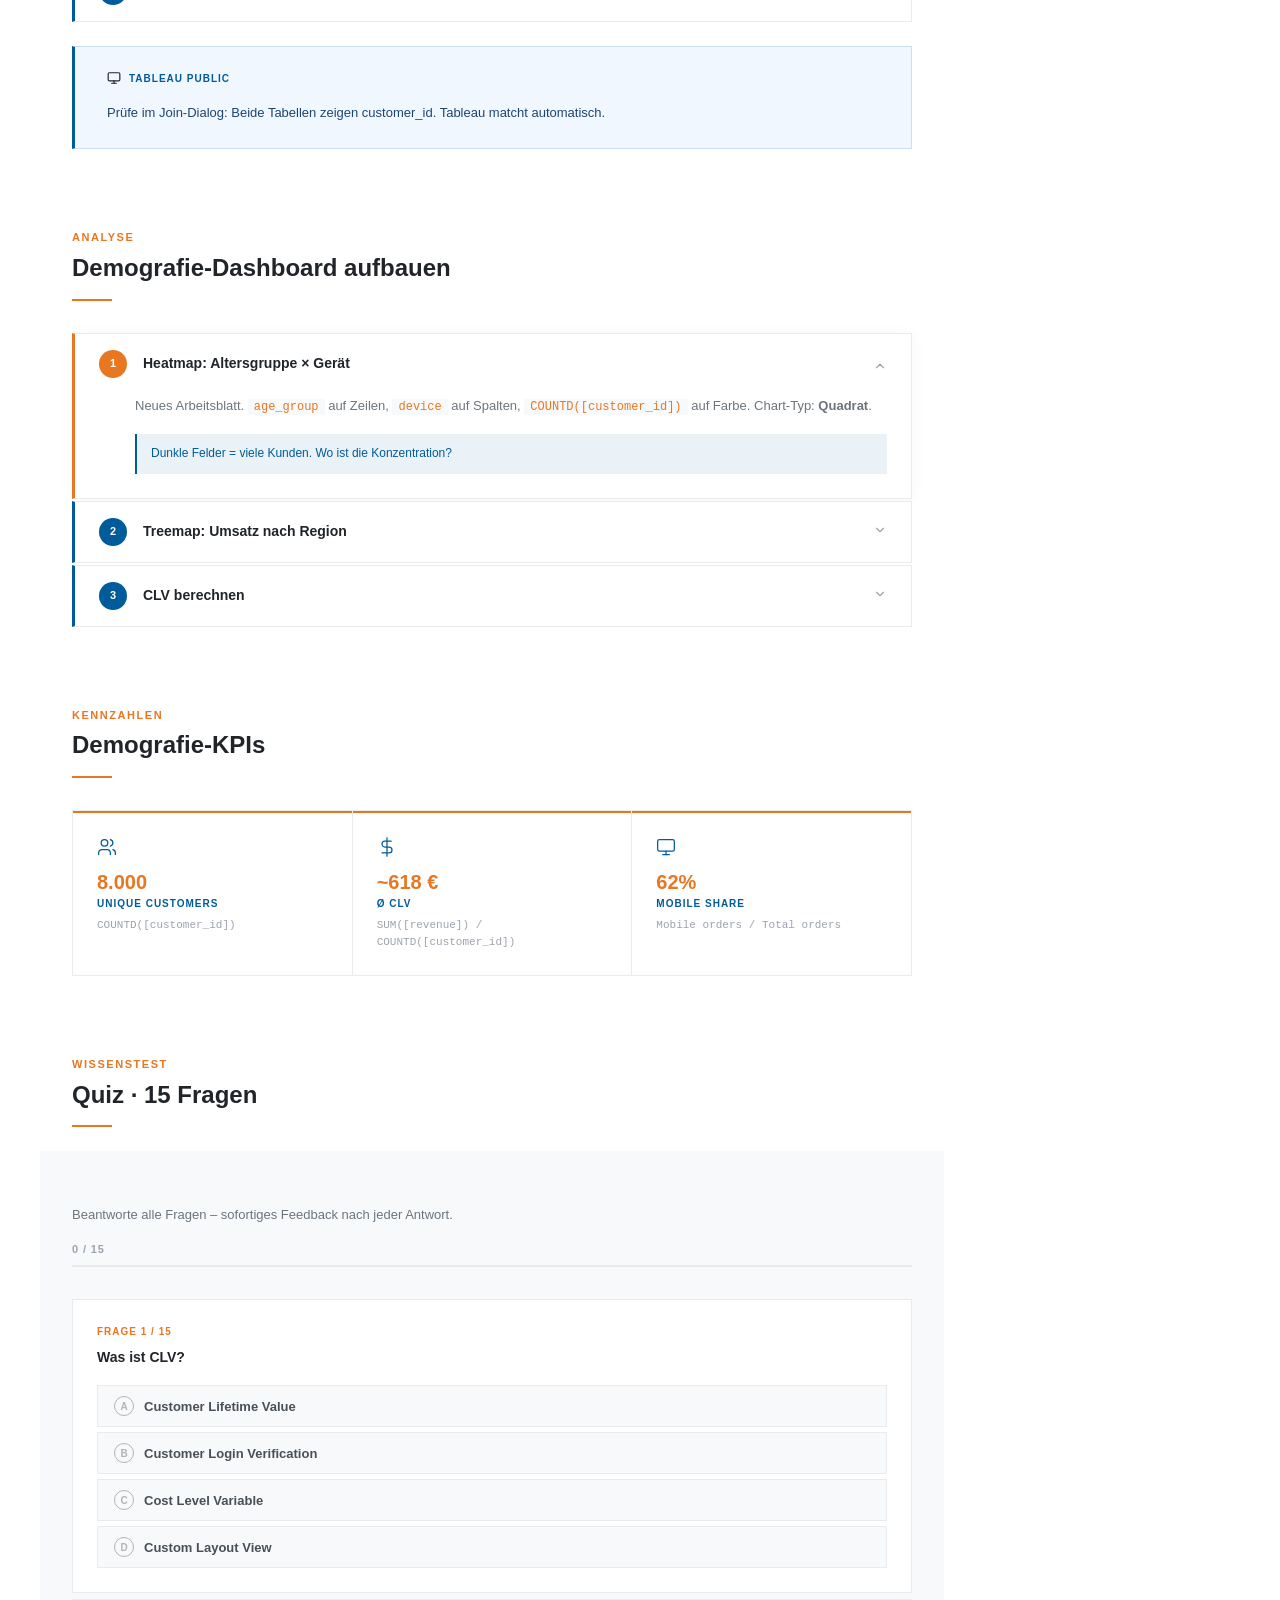
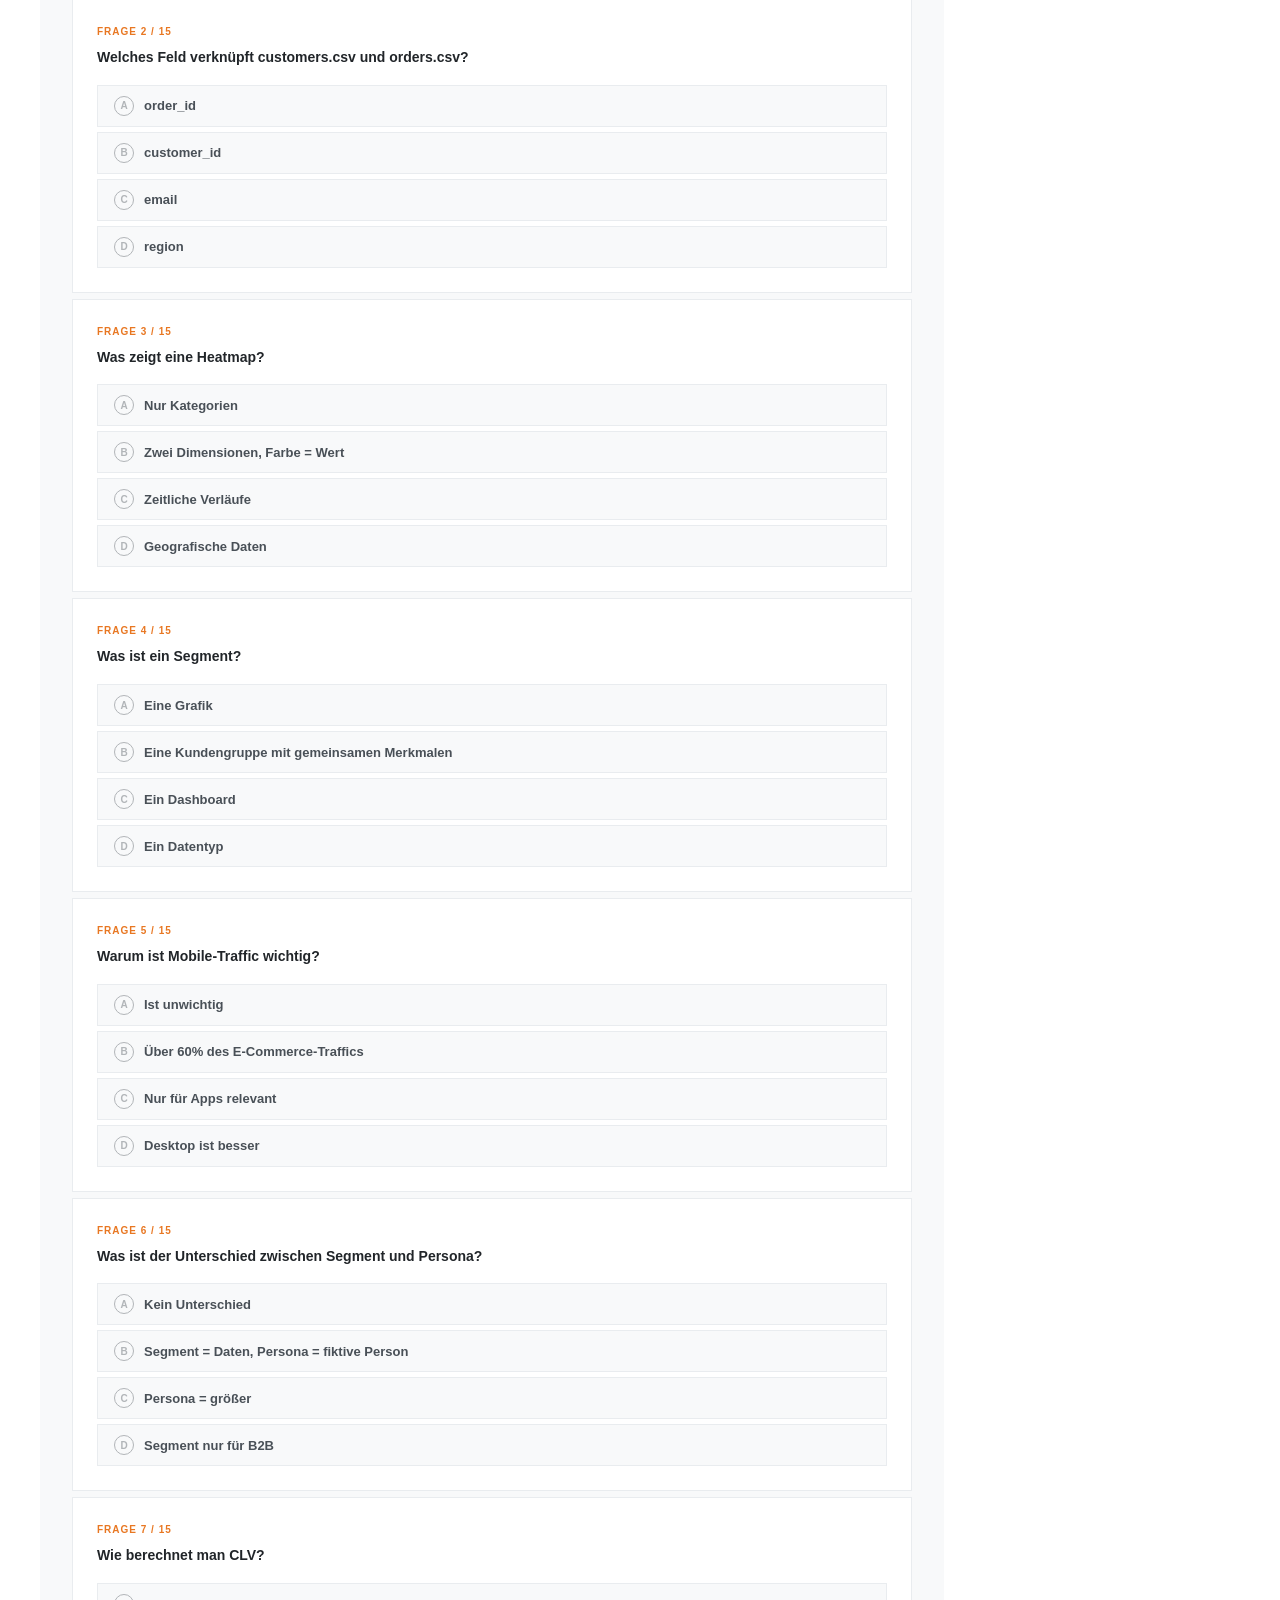
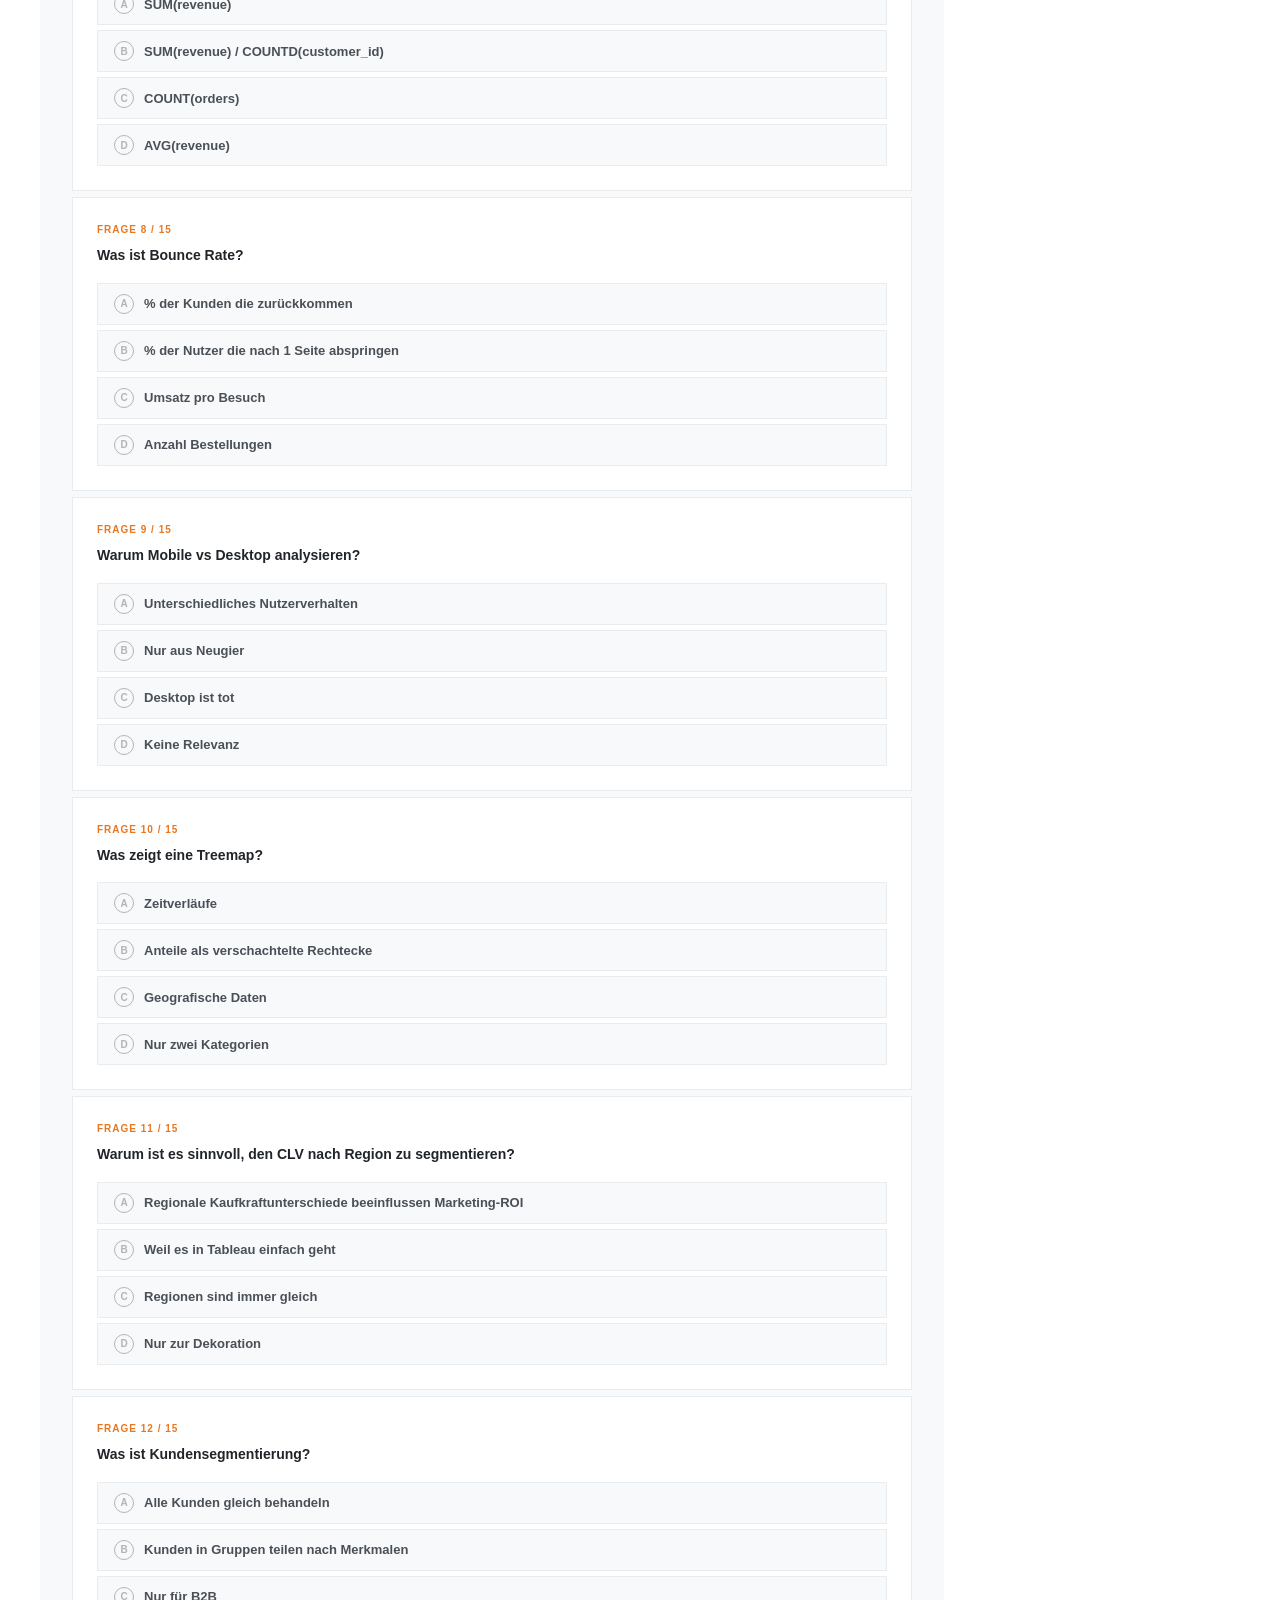
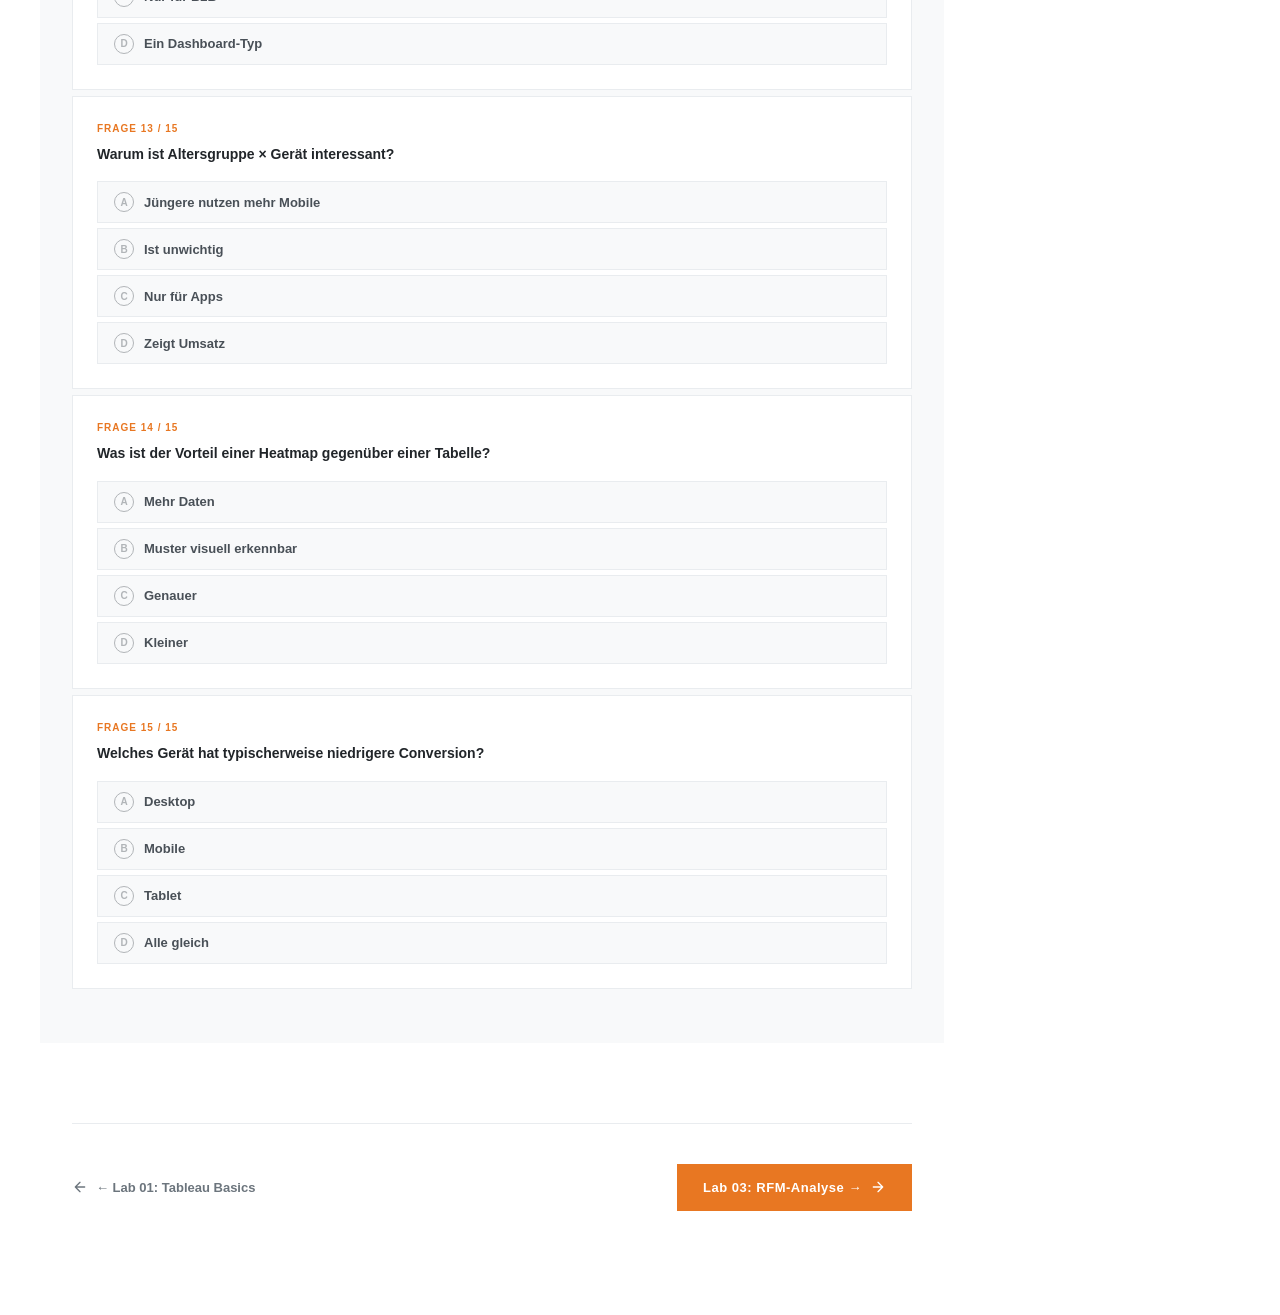
<file: lab02.html>
<!DOCTYPE html>
<html lang="de">
<head>
<meta charset="UTF-8"/>
<meta name="viewport" content="width=device-width, initial-scale=1.0"/>
<meta name="description" content="Lab 02 – Kundenstruktur und Demografie: Schritt-für-Schritt Tableau-Anleitung mit Quiz. E-Commerce Kurs, THWS."/>
<title>Lab 02 &#8211; Kundenstruktur &amp; Demografie &middot; E-Commerce &amp; Digitale Gesch&#228;ftsmodelle &middot; THWS</title>
<link rel="stylesheet" href="design-system.css"/>
</head>
<body>
<div class="topbar"></div>
<nav class="navbar"><div class="navbar__inner"><a href="index.html" class="navbar__logo-link"><svg class="navbar__logo" viewBox="0 0 274.3 91.2" xmlns="http://www.w3.org/2000/svg"><style>.st0{fill:#FF6A00}</style><g><g><path class="st0" d="M15,32.6h2.6c1.1,0,2-0.9,2-2v-9.1c0-1.1,0.9-2,2-2h15.6c1.1,0,2-0.9,2-2v-2.6c0-1.1-0.9-2-2-2H21.5 c-1.1,0-2,0.9-2,2v2.6c0,1.1-0.9,2-2,2H15c-1.1,0-2,0.9-2,2v9.1C13,31.7,13.9,32.6,15,32.6z"/><path class="st0" d="M63.1,0H47.5c-1.1,0-2,0.9-2,2v2.6c0,1.1,0.9,2,2,2h15.6c1.1,0,2-0.9,2-2V2C65.1,0.9,64.2,0,63.1,0z"/><path class="st0" d="M76.1,13h-2.6c-1.1,0-2,0.9-2,2v9.1c0,1.1,0.9,2,2,2h2.6c1.1,0,2-0.9,2-2V15C78.1,13.9,77.2,13,76.1,13z"/><path class="st0" d="M76.1,32.6h-2.6c-1.1,0-2,0.9-2,2v2.5c0,1.1,0.9,2,2,2h2.6c1.1,0,2-0.9,2-2v-2.6 C78.1,33.4,77.2,32.6,76.1,32.6z"/><path class="st0" d="M52.1,34.5c0-1.1-0.9-2-2-2h-2.6c-1.1,0-2,0.9-2,2v22.1c0,1.1-0.9,2-2,2h-9.1c-1.1,0-2-0.9-2-2V34.5 c0-1.1,0.9-2,2-2H37c1.1,0,2-0.9,2-2v-2.6c0-1.1-0.9-2-2-2h-2.6c-1.1,0-2,0.9-2,2v2.6c0,1.1-0.9,2-2,2H28c-1.1,0-2,0.9-2,2v28.6 c0,1.1,0.9,2,2,2h15.6c1.1,0,2-0.9,2-2v-2.6c0-1.1,0.9-2,2-2h2.6c1.1,0,2-0.9,2-2L52.1,34.5L52.1,34.5z"/><path class="st0" d="M63.1,13H47.5c-1.1,0-2,0.9-2,2v2.6c0,1.1,0.9,2,2,2h9.1c1.1,0,2,0.9,2,2v15.5c0,1.1,0.9,2,2,2h2.6 c1.1,0,2-0.9,2-2V15C65.1,13.9,64.2,13,63.1,13z"/><path class="st0" d="M63.1,45.6h-2.6c-1.1,0-2,0.9-2,2v22.1c0,1.1-0.9,2-2,2H54c-1.1,0-2,0.9-2,2v2.6c0,1.1,0.9,2,2,2h2.6 c1.1,0,2-0.9,2-2v-2.6c0-1.1,0.9-2,2-2h2.6c1.1,0,2-0.9,2-2V47.5C65.1,46.5,64.2,45.6,63.1,45.6z"/><path class="st0" d="M43.6,71.6H21.5c-1.1,0-2-0.9-2-2V47.5c0-1.1-0.9-2-2-2H15c-1.1,0-2,0.9-2,2v22.1c0,1.1,0.9,2,2,2h2.6 c1.1,0,2,0.9,2,2v2.6c0,1.1,0.9,2,2,2h22.1c1.1,0,2-0.9,2-2v-2.6C45.5,72.5,44.7,71.6,43.6,71.6z"/><path class="st0" d="M30.6,84.6H15c-1.1,0-2,0.9-2,2v2.6c0,1.1,0.9,2,2,2h15.6c1.1,0,2-0.9,2-2v-2.6 C32.5,85.5,31.7,84.6,30.6,84.6z"/><path class="st0" d="M4.6,58.6H2c-1.1,0-2,0.9-2,2v9.1c0,1.1,0.9,2,2,2h2.6c1.1,0,2-0.9,2-2v-9.1C6.5,59.5,5.6,58.6,4.6,58.6z"/></g><g><path class="st0" d="M103.1,55.2V34.5h-10v-8.4h10V14.6h9.5v11.5h11.9v8.4h-11.9v18.6c0,2.6,1,3.7,3.7,3.7h8.2v8.3h-11.4 C106.3,65.1,103.1,62.3,103.1,55.2z"/><path class="st0" d="M131.7,9.1h9.5v20c2.5-2.8,6.2-4.2,10.6-4.2c9.6,0,15.5,6.1,15.5,16.6v23.6h-9.5V42.5c0-6.1-2.9-9-7.9-9 c-5.2,0-8.6,3.7-8.6,9.3v22.3h-9.5v-56H131.7z"/><path class="st0" d="M172.1,26.1h9.9l7.6,28.4l7.6-28.4h11l7.6,28.4l7.6-28.4h9.9l-11.7,39h-11.3l-7.6-28.3l-7.6,28.3h-11.3 L172.1,26.1z"/><path class="st0" d="M236.3,53.7h9.8c0.3,3.3,3.1,4.9,7.9,4.9c4.3,0,7-1.8,7-4.7c0-2.5-1.9-3.8-5.4-4.1l-6.2-0.6 c-7.3-0.8-11.8-5.1-11.8-11.8c0-7.8,6.2-12.6,16.2-12.6c9.8,0,16.1,4.2,16.6,12.3h-9.5c-0.2-3.1-2.9-4.6-7.2-4.6 c-4.1,0-6.6,1.6-6.6,4.3c0,2.3,1.8,3.6,5.8,4.1l6.3,0.7c7.4,0.9,11.6,5.2,11.6,11.7c0,7.8-6.5,12.9-16.9,12.9 C243.1,66.3,236.7,62,236.3,53.7z"/></g></g></svg><div class="navbar__divider"></div><span class="navbar__module" data-de="E-Commerce Labs" data-en="E-Commerce Labs"></span></a><span class="navbar__badge" data-de="Lab 02 von 09" data-en="Lab 02 of 09"></span><div class="navbar__right"><button class="lang-btn is-active" onclick="setLang('de')" aria-pressed="true">DE</button><button class="lang-btn" onclick="setLang('en')" aria-pressed="false">EN</button></div></div></nav><nav class="breadcrumb"><div class="breadcrumb__inner"><div class="breadcrumb__item"><a href="index.html" data-de="Kursübersicht" data-en="Course Overview"></a></div><span class="breadcrumb__sep">›</span><div class="breadcrumb__item"><a href="urbancart.html">UrbanCart</a></div><span class="breadcrumb__sep">›</span><div class="breadcrumb__item is-current" data-de="Lab 02 &#8211; Kundenstruktur &amp; Demografie" data-en="Lab 02 &#8211; Customer Structure &amp; Demographics"></div></div></nav>  
</div>
</div>
<header class="lab-hero"><div class="lab-hero__inner"><div><div class="lab-hero__kicker" data-de="Lab 02 von 09 &#183; Einstieg" data-en="Lab 02 of 09 &#183; Beginner"></div><h1 class="lab-hero__title"><span data-de="Kundenstruktur &amp;" data-en="Customer Structure &amp;"></span> <em data-de="Demografie" data-en="Demographics"></em></h1><p class="lab-hero__subtitle" data-de="Wer kauft bei UrbanCart? Du analysierst Kunden nach Region, Altersgruppe und Gerät &#8211; und identifizierst das wertvollste Segment." data-en="Who shops at UrbanCart? You analyze customers by region, age group and device &#8211; and identify the most valuable segment."></p><div class="lab-hero__meta"><div class="lab-hero__meta-item"><svg width="14" height="14" viewBox="0 0 24 24" fill="none" stroke="currentColor" stroke-width="2" stroke-linecap="round" stroke-linejoin="round"><circle cx="12" cy="12" r="10"/><polyline points="12 6 12 12 16 14"/></svg><span><strong>50&#8211;70 Min.</strong></span></div><div class="lab-hero__meta-item"><svg width="14" height="14" viewBox="0 0 24 24" fill="none" stroke="currentColor" stroke-width="2" stroke-linecap="round" stroke-linejoin="round"><path d="M14 2H6a2 2 0 0 0-2 2v16a2 2 0 0 0 2 2h12a2 2 0 0 0 2-2V8z"/><polyline points="14 2 14 8 20 8"/></svg><span><strong>customers.csv &#183; orders.csv</strong></span></div><div class="lab-hero__meta-item"><svg width="14" height="14" viewBox="0 0 24 24" fill="none" stroke="currentColor" stroke-width="2" stroke-linecap="round" stroke-linejoin="round"><polyline points="9 11 12 14 22 4"/><path d="M21 12v7a2 2 0 0 1-2 2H5a2 2 0 0 1-2-2V5a2 2 0 0 1 2-2h11"/></svg><span><strong data-de="15 Quiz-Fragen" data-en="15 quiz questions"></strong></span></div></div></div><div class="lab-hero__num">02</div></div></header><div class="lab-progress"><div class="lab-progress__inner"><div class="prog-step is-done"><div class="prog-step__icon"><svg width="10" height="10" viewBox="0 0 24 24" fill="none" stroke="currentColor" stroke-width="3"><polyline points="20 6 9 17 4 12"/></svg></div><span data-de="Kontext" data-en="Context"></span></div><div class="prog-step is-active"><div class="prog-step__icon">2</div><span data-de="Vorbereitung" data-en="Setup"></span></div><div class="prog-step"><div class="prog-step__icon">3</div><span data-de="Analyse" data-en="Analysis"></span></div><div class="prog-step"><div class="prog-step__icon">4</div><span data-de="Visualisierung" data-en="Visualisation"></span></div><div class="prog-step"><div class="prog-step__icon">5</div><span data-de="Quiz" data-en="Quiz"></span></div></div></div></div><div style="max-width:1200px;margin:0 auto"><div class="lab-layout"><main class="lab-main"><section class="block sr"><div class="block__eyebrow" data-de="Lernziele" data-en="Learning Objectives"></div><h2 class="block__title" data-de="Was lernst du in diesem Lab?" data-en="What will you learn?"></h2><div class="block__rule"></div><ul style="font-size:14px;color:var(--gray-600);line-height:1.9;list-style:none;padding:0;margin-top:8px"><li style="display:flex;gap:8px;align-items:flex-start;margin-bottom:4px"><svg width="15" height="15" viewBox="0 0 24 24" fill="none" stroke="var(--green)" stroke-width="2.5" stroke-linecap="round" stroke-linejoin="round" style="flex-shrink:0;margin-top:3px"><polyline points="20 6 9 17 4 12"/></svg><span data-de="CLV verstehen und berechnen" data-en="Understand and calculate CLV"></span></li><li style="display:flex;gap:8px;align-items:flex-start;margin-bottom:4px"><svg width="15" height="15" viewBox="0 0 24 24" fill="none" stroke="var(--green)" stroke-width="2.5" stroke-linecap="round" stroke-linejoin="round" style="flex-shrink:0;margin-top:3px"><polyline points="20 6 9 17 4 12"/></svg><span data-de="Demografie-Analyse in Tableau aufbauen" data-en="Build demographic analysis in Tableau"></span></li><li style="display:flex;gap:8px;align-items:flex-start;margin-bottom:4px"><svg width="15" height="15" viewBox="0 0 24 24" fill="none" stroke="var(--green)" stroke-width="2.5" stroke-linecap="round" stroke-linejoin="round" style="flex-shrink:0;margin-top:3px"><polyline points="20 6 9 17 4 12"/></svg><span data-de="Heatmap und Treemap erstellen" data-en="Create heatmap and treemap"></span></li><li style="display:flex;gap:8px;align-items:flex-start;margin-bottom:4px"><svg width="15" height="15" viewBox="0 0 24 24" fill="none" stroke="var(--green)" stroke-width="2.5" stroke-linecap="round" stroke-linejoin="round" style="flex-shrink:0;margin-top:3px"><polyline points="20 6 9 17 4 12"/></svg><span data-de="Wertvollstes Kundensegment identifizieren" data-en="Identify most valuable customer segment"></span></li></ul></section><section class="block sr"><div class="block__eyebrow" data-de="Kontext" data-en="Context"></div><h2 class="block__title" data-de="Wer kauft bei UrbanCart?" data-en="Who shops at UrbanCart?"></h2><div class="block__rule"></div><p class="block__lead" data-de="Nicht alle Kunden sind gleich. Manche bestellen 10x im Jahr, andere nur einmal. Demografie hilft dir, Muster zu erkennen: Wer kauft was, wann und wie? Diese Analyse ist die Basis für Targeting und Personalisierung." data-en="Not all customers are equal. Some order 10x a year, others only once. Demographics help you spot patterns: who buys what, when and how? This analysis is the foundation for targeting and personalization."></p><div class="concept-box sr"><div class="concept-item"><div class="concept-item__title" style="color:var(--blue)"><svg width="14" height="14" viewBox="0 0 24 24" fill="none" stroke="currentColor" stroke-width="2" stroke-linecap="round" stroke-linejoin="round"><circle cx="12" cy="12" r="10"/><line x1="12" y1="8" x2="12" y2="12"/><line x1="12" y1="16" x2="12.01" y2="16"/></svg> Was ist CLV?</div><div class="concept-item__text" data-de="Customer Lifetime Value. Der Gesamtwert, den ein Kunde über seine gesamte Kundenbeziehung generiert. Zentral für Marketingbudgets." data-en="Customer Lifetime Value. The total value a customer generates over their entire relationship. Central for marketing budgets."></div></div><div class="concept-item"><div class="concept-item__title" style="color:var(--orange)"><svg width="14" height="14" viewBox="0 0 24 24" fill="none" stroke="currentColor" stroke-width="2" stroke-linecap="round" stroke-linejoin="round"><circle cx="12" cy="12" r="10"/><line x1="12" y1="8" x2="12" y2="12"/><line x1="12" y1="16" x2="12.01" y2="16"/></svg> Segment vs. Persona</div><div class="concept-item__text" data-de="Segment = datenbasierte Gruppe (25–34, Mobile). Persona = fiktive Person mit Story (&#34;Lisa, 28, Instagram-Shopperin&#34;)." data-en="Segment = data-based group (25–34, Mobile). Persona = fictional person with story (&#34;Lisa, 28, Instagram shopper&#34;)."></div></div></div></section><section class="block sr"><div class="block__eyebrow" data-de="Vorbereitung" data-en="Preparation"></div><h2 class="block__title" data-de="Datensätze verbinden" data-en="Connect datasets"></h2><div class="block__rule"></div><div class="steps"><details class="step" open><summary class="step__summary"><div class="step__num">1</div><div class="step__title" data-de="customers.csv laden" data-en="Load customers.csv"></div><div class="step__arrow"><svg width="14" height="14" viewBox="0 0 24 24" fill="none" stroke="currentColor" stroke-width="2" stroke-linecap="round" stroke-linejoin="round"><polyline points="6 9 12 15 18 9"/></svg></div></summary><div class="step__body"><p data-de="Tableau &#8594; Verbinden &#8594; Textdatei &#8594; <code>customers.csv</code>. Felder: customer_id, age_group, region, device, signup_date." data-en="Tableau &#8594; Connect &#8594; Text File &#8594; <code>customers.csv</code>. Fields: customer_id, age_group, region, device, signup_date."></p></div></details><details class="step"><summary class="step__summary"><div class="step__num">2</div><div class="step__title" data-de="orders.csv hinzufügen (Join)" data-en="Add orders.csv (Join)"></div><div class="step__arrow"><svg width="14" height="14" viewBox="0 0 24 24" fill="none" stroke="currentColor" stroke-width="2" stroke-linecap="round" stroke-linejoin="round"><polyline points="6 9 12 15 18 9"/></svg></div></summary><div class="step__body"><p data-de="<code>orders.csv</code> neben <code>customers.csv</code> ziehen. Join-Feld: <code>customer_id</code>. Inner Join." data-en="Drag <code>orders.csv</code> next to <code>customers.csv</code>. Join field: <code>customer_id</code>. Inner Join."></p></div></details></div><div class="tableau-box"><div class="tableau-box__header"><svg width="14" height="14" viewBox="0 0 24 24" fill="none" stroke="currentColor" stroke-width="2" stroke-linecap="round" stroke-linejoin="round"><rect x="2" y="3" width="20" height="14" rx="2"/><line x1="8" y1="21" x2="16" y2="21"/><line x1="12" y1="17" x2="12" y2="21"/></svg><span class="tableau-box__tag">Tableau Public</span></div><div class="tableau-box__body" data-de="Prüfe im Join-Dialog: Beide Tabellen zeigen customer_id. Tableau matcht automatisch." data-en="Check in join dialog: Both tables show customer_id. Tableau matches automatically."></div></div></section><section class="block sr"><div class="block__eyebrow" data-de="Analyse" data-en="Analysis"></div><h2 class="block__title" data-de="Demografie-Dashboard aufbauen" data-en="Build demographic dashboard"></h2><div class="block__rule"></div><div class="steps"><details class="step" open><summary class="step__summary"><div class="step__num">1</div><div class="step__title" data-de="Heatmap: Altersgruppe × Gerät" data-en="Heatmap: Age group × Device"></div><div class="step__arrow"><svg width="14" height="14" viewBox="0 0 24 24" fill="none" stroke="currentColor" stroke-width="2" stroke-linecap="round" stroke-linejoin="round"><polyline points="6 9 12 15 18 9"/></svg></div></summary><div class="step__body"><p data-de="Neues Arbeitsblatt. <code>age_group</code> auf Zeilen, <code>device</code> auf Spalten, <code>COUNTD([customer_id])</code> auf Farbe. Chart-Typ: <strong>Quadrat</strong>." data-en="New worksheet. <code>age_group</code> to Rows, <code>device</code> to Columns, <code>COUNTD([customer_id])</code> to Colour. Chart type: <strong>Square</strong>."></p><div class="step__tip" data-de="Dunkle Felder = viele Kunden. Wo ist die Konzentration?" data-en="Dark cells = many customers. Where is the concentration?"></div></div></details><details class="step"><summary class="step__summary"><div class="step__num">2</div><div class="step__title" data-de="Treemap: Umsatz nach Region" data-en="Treemap: Revenue by Region"></div><div class="step__arrow"><svg width="14" height="14" viewBox="0 0 24 24" fill="none" stroke="currentColor" stroke-width="2" stroke-linecap="round" stroke-linejoin="round"><polyline points="6 9 12 15 18 9"/></svg></div></summary><div class="step__body"><p data-de="<code>region</code> auf Detail, <code>SUM([total_revenue])</code> auf Größe und Farbe. Chart-Typ: Treemap." data-en="<code>region</code> to Detail, <code>SUM([total_revenue])</code> to Size and Colour. Chart type: Treemap."></p></div></details><details class="step"><summary class="step__summary"><div class="step__num">3</div><div class="step__title" data-de="CLV berechnen" data-en="Calculate CLV"></div><div class="step__arrow"><svg width="14" height="14" viewBox="0 0 24 24" fill="none" stroke="currentColor" stroke-width="2" stroke-linecap="round" stroke-linejoin="round"><polyline points="6 9 12 15 18 9"/></svg></div></summary><div class="step__body"><p data-de="Calculated Field: <code>SUM([total_revenue]) / COUNTD([customer_id])</code>. Name: CLV. Auf Text ziehen." data-en="Calculated Field: <code>SUM([total_revenue]) / COUNTD([customer_id])</code>. Name: CLV. Drag to Text."></p></div></details></div></section><section class="block sr"><div class="block__eyebrow" data-de="Kennzahlen" data-en="Key Metrics"></div><h2 class="block__title" data-de="Demografie-KPIs" data-en="Demographic KPIs"></h2><div class="block__rule"></div><div class="kpi-row"><div class="kpi"><svg class="kpi__icon" width="20" height="20" viewBox="0 0 24 24" fill="none" stroke="currentColor" stroke-width="1.5" stroke-linecap="round" stroke-linejoin="round"><path d="M16 21v-2a4 4 0 0 0-4-4H6a4 4 0 0 0-4 4v2"/><circle cx="9" cy="7" r="4"/><path d="M22 21v-2a4 4 0 0 0-3-3.87M16 3.13a4 4 0 0 1 0 7.75"/></svg><div class="kpi__value" data-de="8.000" data-en="8.000"></div><div class="kpi__label">Unique Customers</div><div class="kpi__def">COUNTD([customer_id])</div></div><div class="kpi"><svg class="kpi__icon" width="20" height="20" viewBox="0 0 24 24" fill="none" stroke="currentColor" stroke-width="1.5" stroke-linecap="round" stroke-linejoin="round"><line x1="12" y1="1" x2="12" y2="23"/><path d="M17 5H9.5a3.5 3.5 0 0 0 0 7h5a3.5 3.5 0 0 1 0 7H6"/></svg><div class="kpi__value" data-de="~618 €" data-en="~618 €"></div><div class="kpi__label">Ø CLV</div><div class="kpi__def">SUM([revenue]) / COUNTD([customer_id])</div></div><div class="kpi"><svg class="kpi__icon" width="20" height="20" viewBox="0 0 24 24" fill="none" stroke="currentColor" stroke-width="1.5" stroke-linecap="round" stroke-linejoin="round"><rect x="2" y="3" width="20" height="14" rx="2"/><line x1="8" y1="21" x2="16" y2="21"/><line x1="12" y1="17" x2="12" y2="21"/></svg><div class="kpi__value" data-de="62%" data-en="62%"></div><div class="kpi__label">Mobile Share</div><div class="kpi__def">Mobile orders / Total orders</div></div></div></section><section class="block"><div class="block__eyebrow" data-de="Wissenstest" data-en="Knowledge Test"></div><h2 class="block__title" data-de="Quiz · 15 Fragen" data-en="Quiz · 15 Questions"></h2><div class="block__rule"></div><div class="quiz-section"><div class="quiz-header"><p class="quiz-header__sub" data-de="Beantworte alle Fragen &#8211; sofortiges Feedback nach jeder Antwort." data-en="Answer all questions &#8211; immediate feedback after each answer."></p><p class="quiz-progress-text" id="quiz-progress">0 / 15</p><div class="quiz-progress-bar"><div class="quiz-progress-fill" id="quiz-fill"></div></div></div><div id="quiz-questions"></div><div class="quiz-result" id="quiz-result"><div class="quiz-result__score" id="quiz-score">0</div><div class="quiz-result__of">/15</div><div class="quiz-result__label" data-de="Punkte" data-en="Points"></div><div class="quiz-result__msg" id="quiz-msg"></div><a href="lab03.html" class="quiz-result__next"><span data-de="Weiter zu Lab 03: RFM-Analyse" data-en="Continue to Lab 03: RFM Analysis"></span><svg width="16" height="16" viewBox="0 0 24 24" fill="none" stroke="currentColor" stroke-width="2" stroke-linecap="round" stroke-linejoin="round"><path d="M5 12h14M12 5l7 7-7 7"/></svg></a><button class="quiz-result__retry" onclick="resetQuiz()"><svg width="12" height="12" viewBox="0 0 24 24" fill="none" stroke="currentColor" stroke-width="2" stroke-linecap="round" stroke-linejoin="round"><polyline points="1 4 1 10 7 10"/><path d="M3.51 15a9 9 0 1 0 .49-3.5"/></svg><span data-de="Nochmal versuchen" data-en="Try again"></span></button></div></div></section><div class="lab-nav"><a href="lab01.html" class="lab-nav__back"><svg width="16" height="16" viewBox="0 0 24 24" fill="none" stroke="currentColor" stroke-width="2" stroke-linecap="round" stroke-linejoin="round"><path d="M19 12H5M12 5l-7 7 7 7"/></svg><span data-de="&#8592; Lab 01: Tableau Basics" data-en="&#8592; Lab 01: Tableau Basics"></span></a><a href="lab03.html" class="lab-nav__next"><span data-de="Lab 03: RFM-Analyse &#8594;" data-en="Lab 03: RFM Analysis &#8594;"></span><svg width="16" height="16" viewBox="0 0 24 24" fill="none" stroke="currentColor" stroke-width="2" stroke-linecap="round" stroke-linejoin="round"><path d="M5 12h14M12 5l7 7-7 7"/></svg></a></div></main><aside class="lab-sidebar"><div class="sidebar-section"><div class="sidebar-title" data-de="Alle Labs" data-en="All Labs"></div><nav class="sidebar-nav"><a href="lab01.html" class="sidebar-link"><span style="font-size:10px;font-weight:800;color:var(--orange);width:22px;flex-shrink:0">01</span>Erste Schritte mit Tableau</a><a href="lab02.html" class="sidebar-link is-active"><span style="font-size:10px;font-weight:800;color:var(--orange);width:22px;flex-shrink:0">02</span>Kundenstruktur &amp; Demografie</a><a href="lab03.html" class="sidebar-link"><span style="font-size:10px;font-weight:800;color:var(--orange);width:22px;flex-shrink:0">03</span>RFM-Analyse</a><a href="lab04.html" class="sidebar-link"><span style="font-size:10px;font-weight:800;color:var(--orange);width:22px;flex-shrink:0">04</span>ABC-Analyse &amp; Pareto</a><a href="lab05.html" class="sidebar-link"><span style="font-size:10px;font-weight:800;color:var(--orange);width:22px;flex-shrink:0">05</span>Saisonalität &amp; Zeitreihen</a><a href="lab06.html" class="sidebar-link"><span style="font-size:10px;font-weight:800;color:var(--orange);width:22px;flex-shrink:0">06</span>Conversion Funnel</a><a href="lab07.html" class="sidebar-link"><span style="font-size:10px;font-weight:800;color:var(--orange);width:22px;flex-shrink:0">07</span>Sentiment-Analyse</a><a href="lab08.html" class="sidebar-link"><span style="font-size:10px;font-weight:800;color:var(--orange);width:22px;flex-shrink:0">08</span>Marketing-ROI</a><a href="lab09.html" class="sidebar-link"><span style="font-size:10px;font-weight:800;color:var(--orange);width:22px;flex-shrink:0">09</span>Executive Dashboard</a></nav></div><div class="sidebar-section"><div class="sidebar-data-card"><div class="sidebar-data-card__title">UrbanCart</div><div class="sidebar-data-row"><span class="sidebar-data-row__label" data-de="Bestellungen" data-en="Orders"></span><span class="sidebar-data-row__value">14.355</span></div><div class="sidebar-data-row"><span class="sidebar-data-row__label" data-de="Kunden" data-en="Customers"></span><span class="sidebar-data-row__value">8.000</span></div><div class="sidebar-data-row"><span class="sidebar-data-row__label" data-de="Zeitraum" data-en="Period"></span><span class="sidebar-data-row__value">2023&#8211;2024</span></div></div><a href="https://github.com/swrobuts/e-comm/tree/main/data" target="_blank" rel="noopener" class="sidebar-download"><svg width="14" height="14" viewBox="0 0 24 24" fill="none" stroke="currentColor" stroke-width="2" stroke-linecap="round" stroke-linejoin="round"><path d="M21 15v4a2 2 0 0 1-2 2H5a2 2 0 0 1-2-2v-4"/><polyline points="7 10 12 15 17 10"/><line x1="12" y1="15" x2="12" y2="3"/></svg><span data-de="Datensätze laden" data-en="Download datasets"></span></a><a href="urbancart.html" style="display:flex;align-items:center;gap:8px;font-size:12px;font-weight:700;color:var(--blue);margin-top:8px;padding:8px 0"><svg width="12" height="12" viewBox="0 0 24 24" fill="none" stroke="currentColor" stroke-width="2.5" stroke-linecap="round" stroke-linejoin="round"><path d="M5 12h14M12 5l7 7-7 7"/></svg><span data-de="Webshop ansehen" data-en="View webshop"></span></a></div></aside></div></div>
<script>
const QUESTIONS=[{"q": {"de": "Was ist CLV?", "en": "What is CLV?"}, "opts": {"de": ["Customer Lifetime Value", "Customer Login Verification", "Cost Level Variable", "Custom Layout View"], "en": ["Customer Lifetime Value", "Customer Login Verification", "Cost Level Variable", "Custom Layout View"]}, "correct": 0, "explain": {"de": "CLV = Customer Lifetime Value. Der Gesamtumsatz, den ein Kunde während seiner Kundenbeziehung generiert.", "en": "CLV = Customer Lifetime Value. The total revenue a customer generates over their relationship."}}, {"q": {"de": "Welches Feld verknüpft customers.csv und orders.csv?", "en": "Which field links customers.csv and orders.csv?"}, "opts": {"de": ["order_id", "customer_id", "email", "region"], "en": ["order_id", "customer_id", "email", "region"]}, "correct": 1, "explain": {"de": "customer_id ist der Schlüssel. Jeder Kunde kann mehrere Bestellungen haben.", "en": "customer_id is the key. Each customer can have multiple orders."}}, {"q": {"de": "Was zeigt eine Heatmap?", "en": "What does a heatmap show?"}, "opts": {"de": ["Nur Kategorien", "Zwei Dimensionen, Farbe = Wert", "Zeitliche Verläufe", "Geografische Daten"], "en": ["Only categories", "Two dimensions, colour = value", "Trends over time", "Geographic data"]}, "correct": 1, "explain": {"de": "Heatmap: Zeilen × Spalten, Farbe kodiert den Wert. Ideal für Muster in zwei Dimensionen.", "en": "Heatmap: rows × columns, colour encodes value. Ideal for patterns in two dimensions."}}, {"q": {"de": "Was ist ein Segment?", "en": "What is a segment?"}, "opts": {"de": ["Eine Grafik", "Eine Kundengruppe mit gemeinsamen Merkmalen", "Ein Dashboard", "Ein Datentyp"], "en": ["A chart", "A customer group with shared characteristics", "A dashboard", "A data type"]}, "correct": 1, "explain": {"de": "Segment = Gruppe mit ähnlichen Eigenschaften (Alter, Gerät, Verhalten).", "en": "Segment = group with similar characteristics (age, device, behaviour)."}}, {"q": {"de": "Warum ist Mobile-Traffic wichtig?", "en": "Why is mobile traffic important?"}, "opts": {"de": ["Ist unwichtig", "Über 60% des E-Commerce-Traffics", "Nur für Apps relevant", "Desktop ist besser"], "en": ["Not important", "Over 60% of e-commerce traffic", "Only relevant for apps", "Desktop is better"]}, "correct": 1, "explain": {"de": "Mobile ist dominant. Ignoriere es, und du verlierst die Mehrheit deiner Nutzer.", "en": "Mobile is dominant. Ignore it and you lose the majority of your users."}}, {"q": {"de": "Was ist der Unterschied zwischen Segment und Persona?", "en": "What's the difference between segment and persona?"}, "opts": {"de": ["Kein Unterschied", "Segment = Daten, Persona = fiktive Person", "Persona = größer", "Segment nur für B2B"], "en": ["No difference", "Segment = data, Persona = fictional person", "Persona = larger", "Segment only for B2B"]}, "correct": 1, "explain": {"de": "Segment basiert auf Daten. Persona ist eine narrative Beschreibung eines typischen Vertreters.", "en": "Segment is data-based. Persona is a narrative description of a typical representative."}}, {"q": {"de": "Wie berechnet man CLV?", "en": "How to calculate CLV?"}, "opts": {"de": ["SUM(revenue)", "SUM(revenue) / COUNTD(customer_id)", "COUNT(orders)", "AVG(revenue)"], "en": ["SUM(revenue)", "SUM(revenue) / COUNTD(customer_id)", "COUNT(orders)", "AVG(revenue)"]}, "correct": 1, "explain": {"de": "CLV = Gesamtumsatz geteilt durch Anzahl Kunden.", "en": "CLV = Total revenue divided by number of customers."}}, {"q": {"de": "Was ist Bounce Rate?", "en": "What is Bounce Rate?"}, "opts": {"de": ["% der Kunden die zurückkommen", "% der Nutzer die nach 1 Seite abspringen", "Umsatz pro Besuch", "Anzahl Bestellungen"], "en": ["% of customers returning", "% of users leaving after 1 page", "Revenue per visit", "Number of orders"]}, "correct": 1, "explain": {"de": "Bounce Rate = Anteil der Sessions mit nur 1 Seitenaufruf. Hohe Rate = Problem.", "en": "Bounce Rate = share of sessions with only 1 page view. High rate = problem."}}, {"q": {"de": "Warum Mobile vs Desktop analysieren?", "en": "Why analyze Mobile vs Desktop?"}, "opts": {"de": ["Unterschiedliches Nutzerverhalten", "Nur aus Neugier", "Desktop ist tot", "Keine Relevanz"], "en": ["Different user behaviour", "Just curiosity", "Desktop is dead", "No relevance"]}, "correct": 0, "explain": {"de": "Conversion, Warenkorbwert, Verweildauer unterscheiden sich stark zwischen Geräten.", "en": "Conversion, basket value, dwell time differ significantly between devices."}}, {"q": {"de": "Was zeigt eine Treemap?", "en": "What does a treemap show?"}, "opts": {"de": ["Zeitverläufe", "Anteile als verschachtelte Rechtecke", "Geografische Daten", "Nur zwei Kategorien"], "en": ["Trends over time", "Shares as nested rectangles", "Geographic data", "Only two categories"]}, "correct": 1, "explain": {"de": "Treemap: Fläche = Wert. Ideal für Anteile und Hierarchien.", "en": "Treemap: area = value. Ideal for shares and hierarchies."}}, {"q": {"de": "Warum ist es sinnvoll, den CLV nach Region zu segmentieren?", "en": "Why is it useful to segment CLV by region?"}, "opts": {"de": ["Regionale Kaufkraftunterschiede beeinflussen Marketing-ROI", "Weil es in Tableau einfach geht", "Regionen sind immer gleich", "Nur zur Dekoration"], "en": ["Regional purchasing power differences affect marketing ROI", "Because it is easy in Tableau", "Regions are always the same", "Just for decoration"]}, "correct": 1, "explain": {"de": "Städte: höhere Kaufkraft, mehr Bestellungen, höherer CLV.", "en": "Regional differences in purchasing power directly influence CLV and thus marketing ROI."}}, {"q": {"de": "Was ist Kundensegmentierung?", "en": "What is customer segmentation?"}, "opts": {"de": ["Alle Kunden gleich behandeln", "Kunden in Gruppen teilen nach Merkmalen", "Nur für B2B", "Ein Dashboard-Typ"], "en": ["Treat all customers the same", "Divide customers into groups by characteristics", "Only for B2B", "A dashboard type"]}, "correct": 1, "explain": {"de": "Segmentierung = Kunden nach Verhalten/Demografie gruppieren für gezielte Ansprache.", "en": "Segmentation = grouping customers by behaviour/demographics for targeted communication."}}, {"q": {"de": "Warum ist Altersgruppe × Gerät interessant?", "en": "Why is age group × device interesting?"}, "opts": {"de": ["Jüngere nutzen mehr Mobile", "Ist unwichtig", "Nur für Apps", "Zeigt Umsatz"], "en": ["Younger users use more mobile", "Not important", "Only for apps", "Shows revenue"]}, "correct": 0, "explain": {"de": "Gen Z/Millennials: Mobile First. Boomer: eher Desktop. Das beeinflusst UX-Design.", "en": "Gen Z/Millennials: Mobile First. Boomers: rather desktop. This influences UX design."}}, {"q": {"de": "Was ist der Vorteil einer Heatmap gegenüber einer Tabelle?", "en": "What's the advantage of a heatmap vs a table?"}, "opts": {"de": ["Mehr Daten", "Muster visuell erkennbar", "Genauer", "Kleiner"], "en": ["More data", "Patterns visually recognizable", "More precise", "Smaller"]}, "correct": 1, "explain": {"de": "Farbe zeigt Muster auf einen Blick. Tabellen erfordern mentale Verarbeitung.", "en": "Colour shows patterns at a glance. Tables require mental processing."}}, {"q": {"de": "Welches Gerät hat typischerweise niedrigere Conversion?", "en": "Which device typically has lower conversion?"}, "opts": {"de": ["Desktop", "Mobile", "Tablet", "Alle gleich"], "en": ["Desktop", "Mobile", "Tablet", "All the same"]}, "correct": 1, "explain": {"de": "Mobile hat oft niedrigere Conversion (kleinerer Screen, Ablenkungen), aber mehr Traffic.", "en": "Mobile often has lower conversion (smaller screen, distractions), but more traffic."}}];

function setLang(l){document.documentElement.lang=l;document.querySelectorAll('[data-de]').forEach(el=>{const v=el.getAttribute('data-'+l);if(v!==null)el.innerHTML=v;});document.querySelectorAll('.lang-btn').forEach(b=>b.classList.toggle('is-active',b.textContent.toLowerCase()===l));localStorage.setItem('lang',l);if(typeof buildQuiz==='function')buildQuiz();}
(function(){const obs=new IntersectionObserver(entries=>entries.forEach(e=>{if(e.isIntersecting)e.target.classList.add('visible');}),{threshold:.06});document.querySelectorAll('.sr').forEach(el=>obs.observe(el));})();
function lang(){return document.documentElement.lang||'de';}
let _ans={};
function buildQuiz(){const l=lang(),c=document.getElementById('quiz-questions');if(!c)return;c.innerHTML='';_ans={};updateProgress();QUESTIONS.forEach((q,qi)=>{const d=document.createElement('div');d.className='question';d.innerHTML='<div class="question__meta"><span class="question__num">'+(l==='de'?'Frage':'Question')+' '+(qi+1)+' / 15</span></div><div class="question__text">'+q.q[l]+'</div><div class="question__opts">'+q.opts[l].map((o,oi)=>'<button class="opt" onclick="answer('+qi+','+oi+')" id="opt-'+qi+'-'+oi+'"><span class="opt__key">'+('ABCD'[oi])+'</span>'+o+'</button>').join('')+'</div><div class="feedback" id="fb-'+qi+'" style="display:none"></div>';c.appendChild(d);});}
function answer(qi,oi){if(_ans[qi]!==undefined)return;_ans[qi]=oi;const l=lang(),q=QUESTIONS[qi],ok=oi===q.correct;for(let i=0;i<4;i++){const b=document.getElementById('opt-'+qi+'-'+i);b.disabled=true;if(i===q.correct)b.classList.add('is-correct');else if(i===oi)b.classList.add('is-wrong');}const fb=document.getElementById('fb-'+qi);fb.style.display='block';fb.className='feedback '+(ok?'is-correct':'is-wrong');fb.innerHTML=(ok?'&#10003;':'&#10007;')+' '+q.explain[l];updateProgress();if(Object.keys(_ans).length===QUESTIONS.length)showResult();}
function updateProgress(){const done=Object.keys(_ans).length,pct=(done/QUESTIONS.length*100).toFixed(0);const pt=document.getElementById('quiz-progress'),pf=document.getElementById('quiz-fill');if(pt)pt.textContent=done+' / 15';if(pf)pf.style.width=pct+'%';}
function showResult(){const score=Object.entries(_ans).filter(([i,a])=>a===QUESTIONS[+i].correct).length;const l=lang(),el=document.getElementById('quiz-result');el.classList.add('is-visible');document.getElementById('quiz-score').textContent=score;document.getElementById('quiz-msg').textContent=score>=13?(l==='de'?'Ausgezeichnet!':'Excellent!'):score>=10?(l==='de'?'Gut gemacht.':'Well done.'):(l==='de'?'Nochmal!':'Try again!');}
function resetQuiz(){document.getElementById('quiz-result').classList.remove('is-visible');buildQuiz();}
(function(){const l=new URLSearchParams(location.search).get('lang')||localStorage.getItem('lang')||'de';setLang(l);})();

</script>
</body>
</html>
</file>
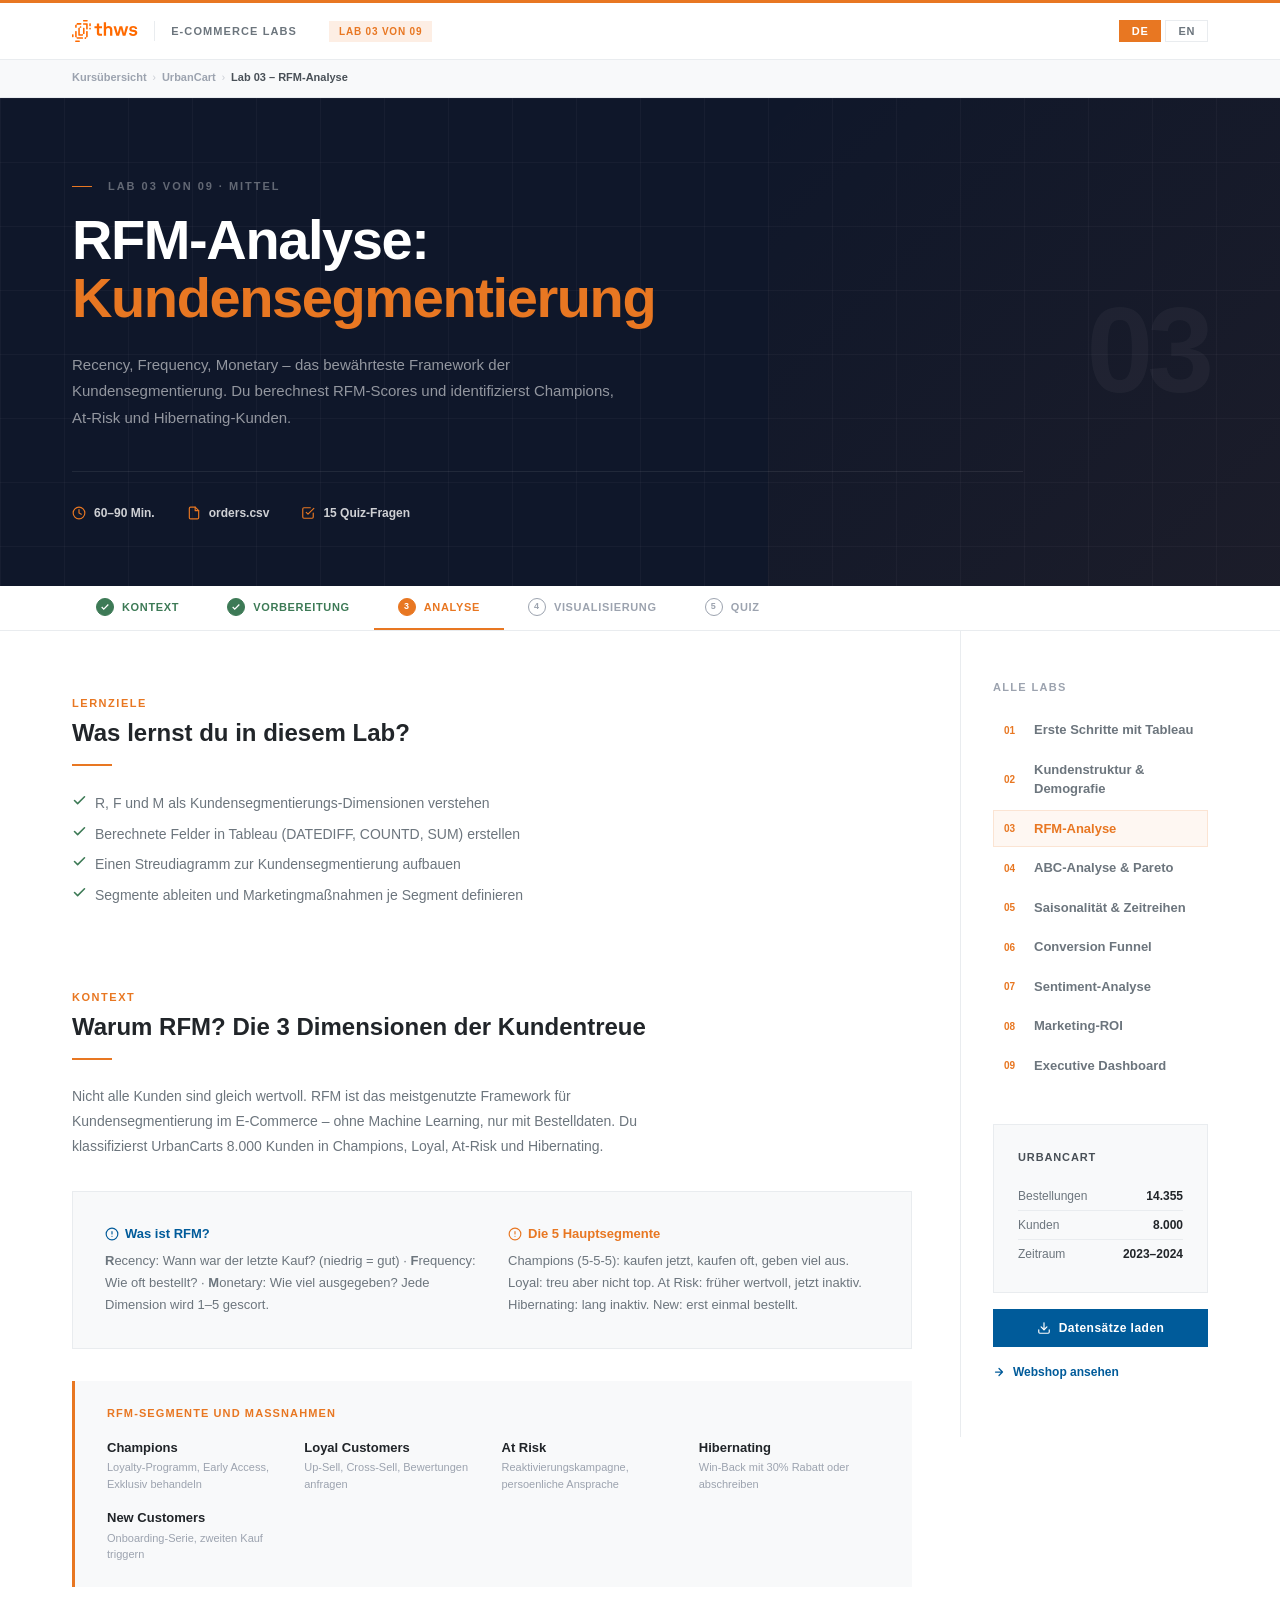
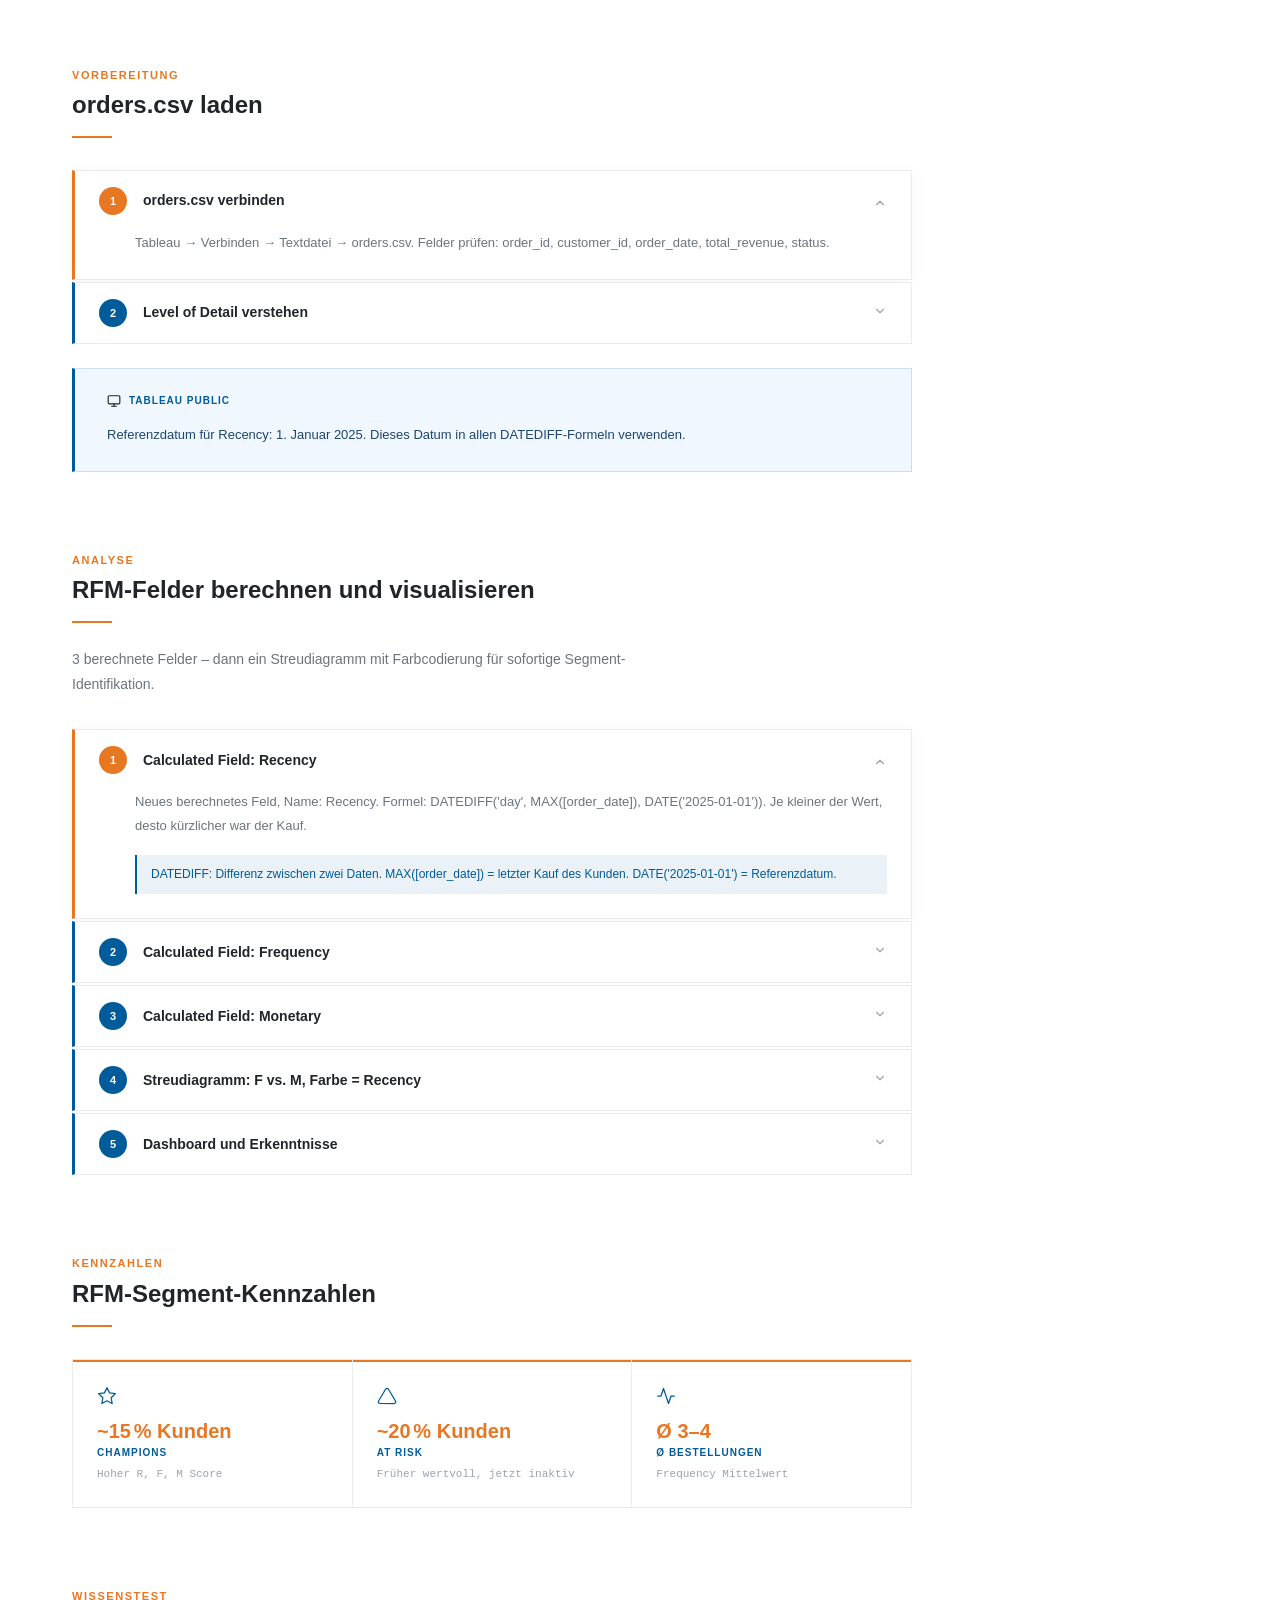
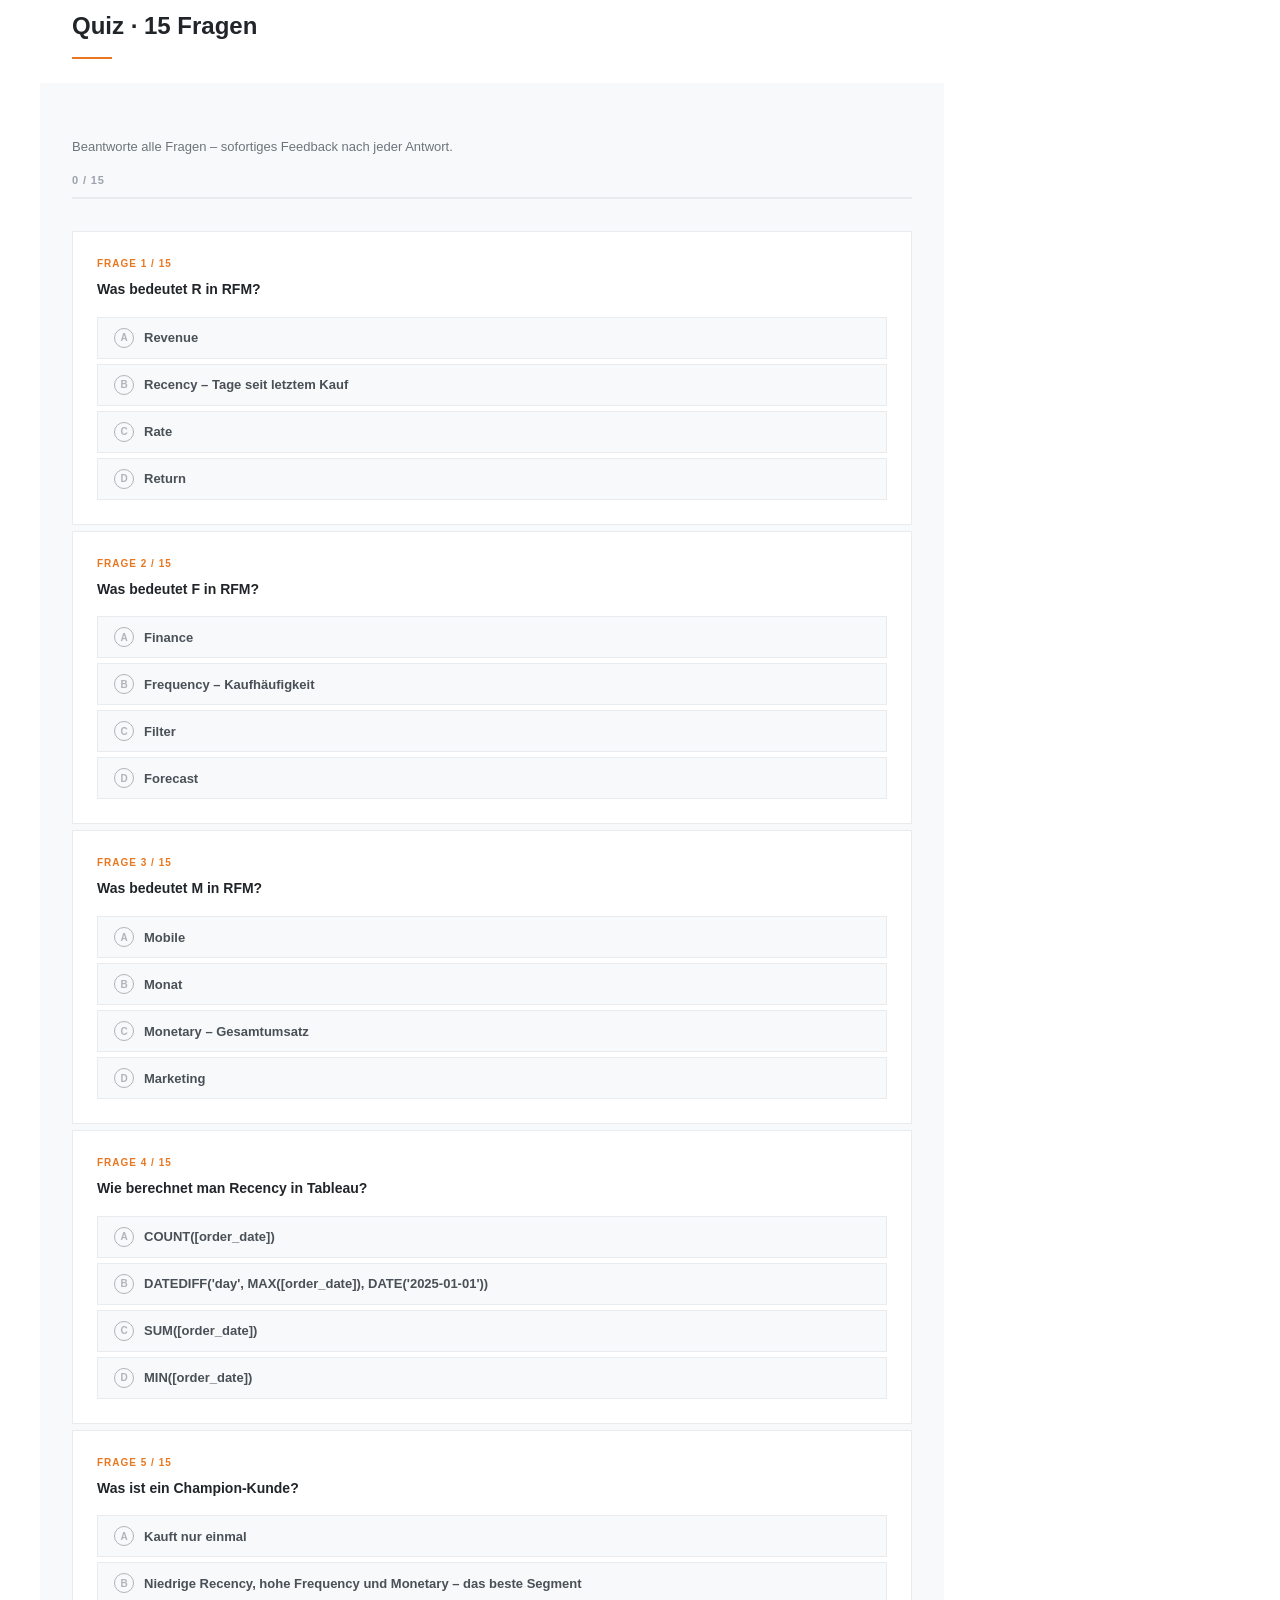
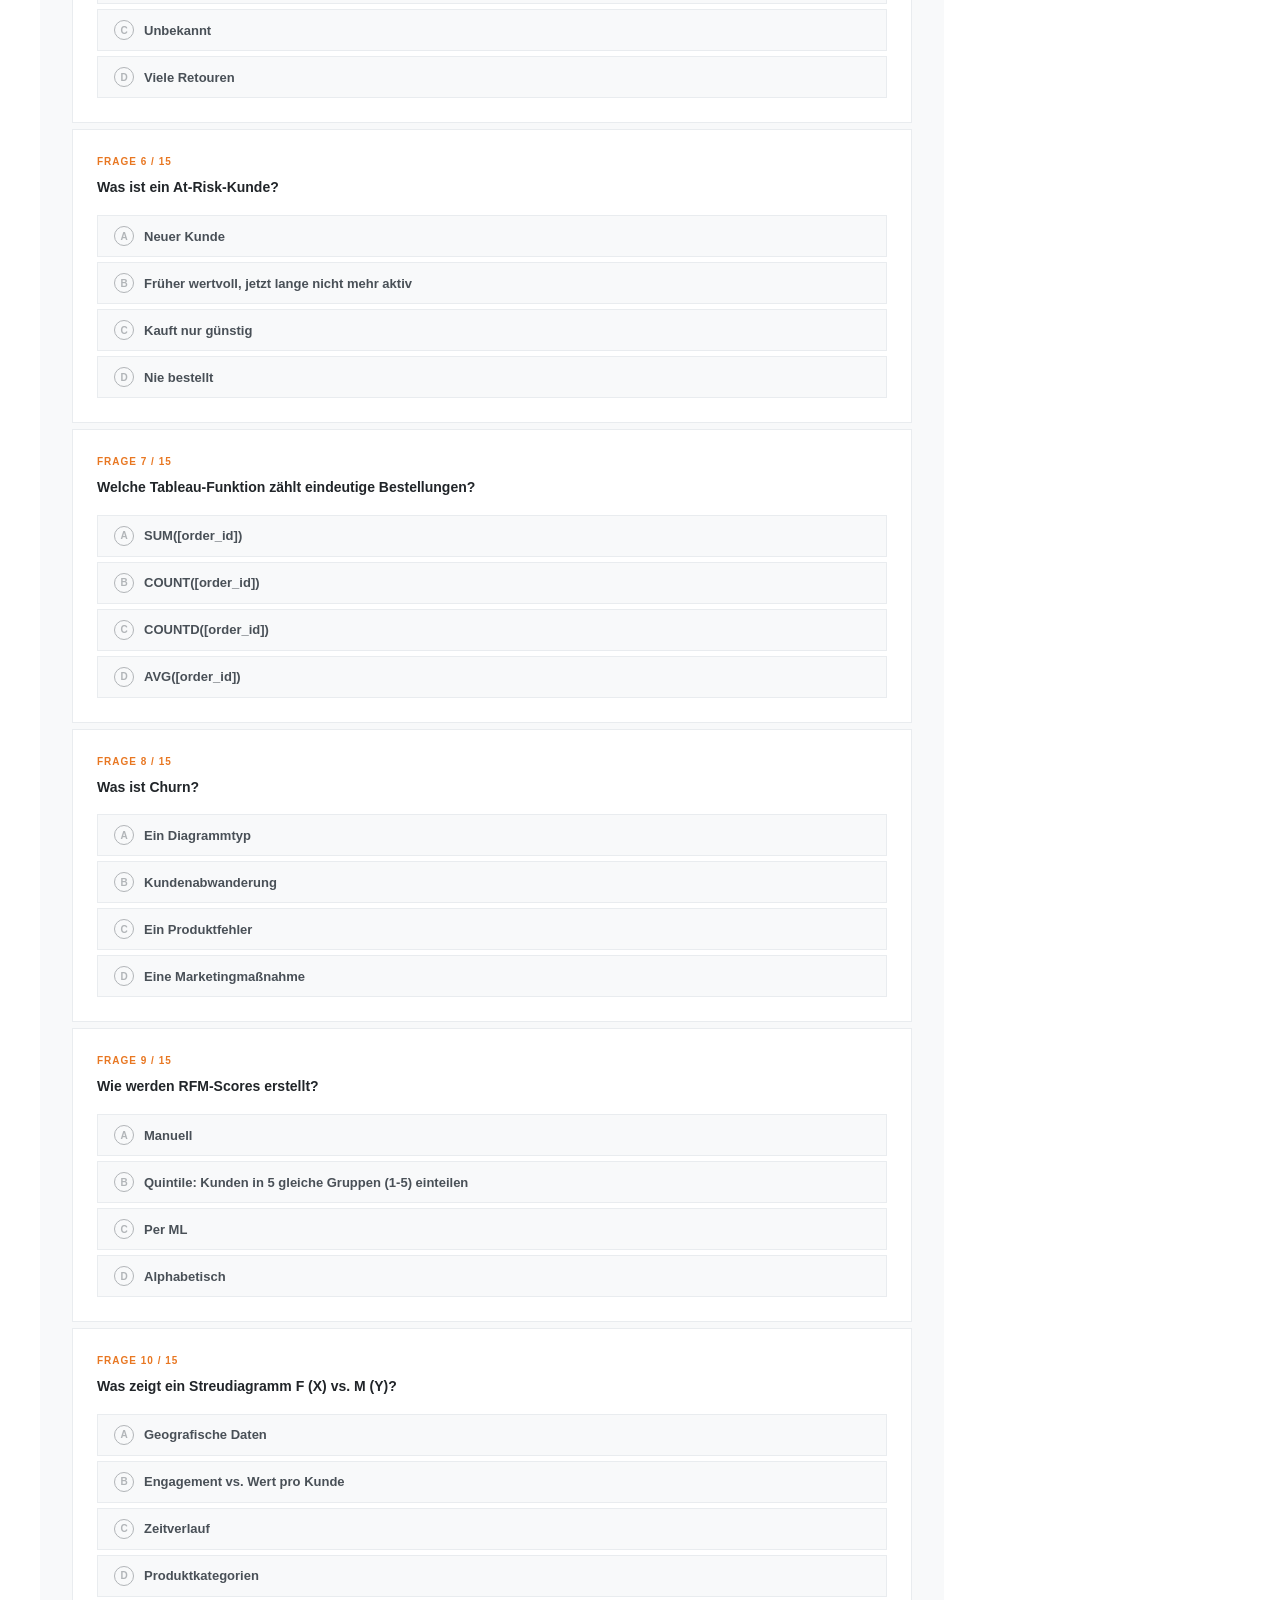
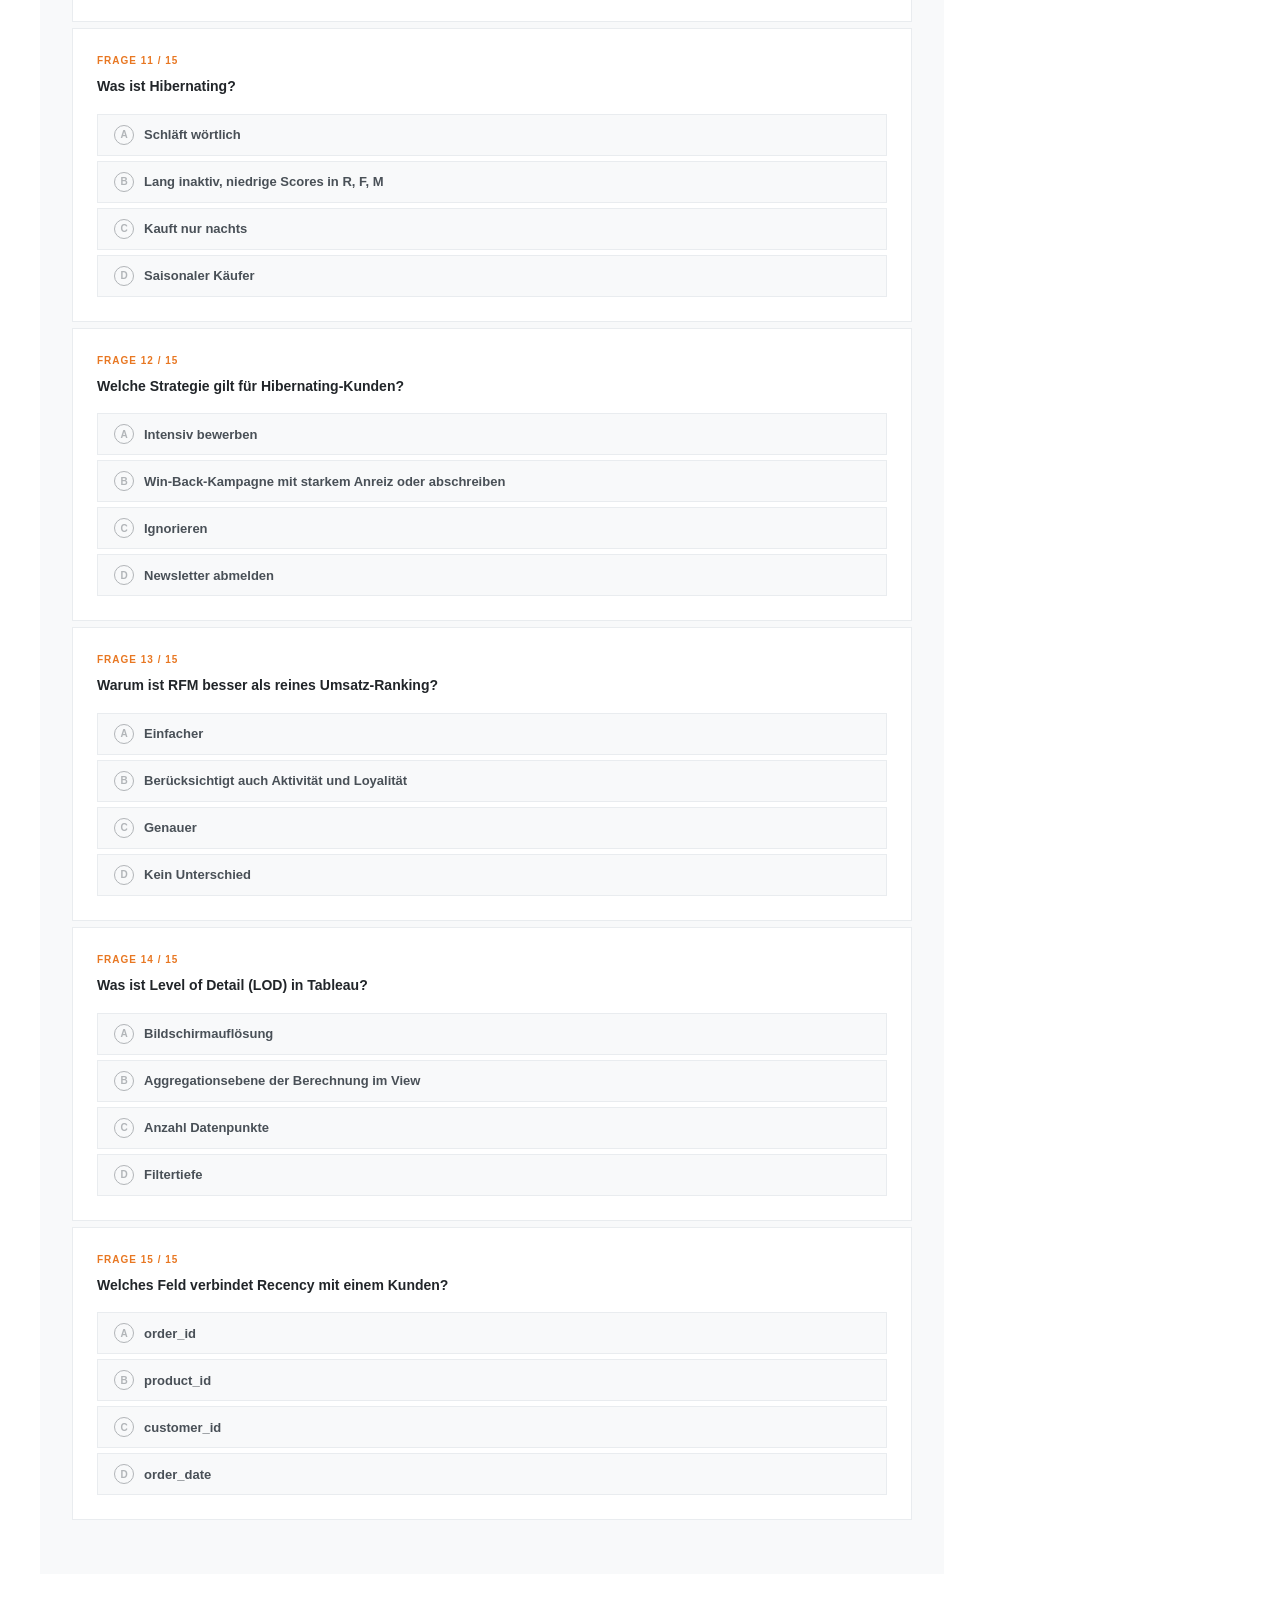
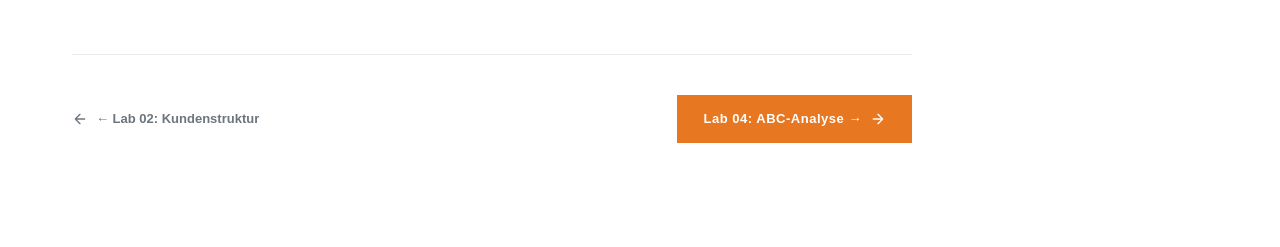
<file: lab03.html>
<!DOCTYPE html>
<html lang="de">
<head>
<meta charset="UTF-8"/>
<meta name="viewport" content="width=device-width, initial-scale=1.0"/>
<meta name="description" content="Lab 03 – RFM-Analyse: Schritt-für-Schritt Tableau-Anleitung mit Quiz. E-Commerce Kurs, THWS."/>
<title>Lab 03 &#8211; RFM-Analyse &middot; E-Commerce &amp; Digitale Gesch&#228;ftsmodelle &middot; THWS</title>
<link rel="stylesheet" href="design-system.css"/>
</head>
<body>
<div class="topbar"></div>
<nav class="navbar"><div class="navbar__inner"><a href="index.html" class="navbar__logo-link"><svg class="navbar__logo" viewBox="0 0 274.3 91.2" xmlns="http://www.w3.org/2000/svg"><style>.st0{fill:#FF6A00}</style><g><g><path class="st0" d="M15,32.6h2.6c1.1,0,2-0.9,2-2v-9.1c0-1.1,0.9-2,2-2h15.6c1.1,0,2-0.9,2-2v-2.6c0-1.1-0.9-2-2-2H21.5 c-1.1,0-2,0.9-2,2v2.6c0,1.1-0.9,2-2,2H15c-1.1,0-2,0.9-2,2v9.1C13,31.7,13.9,32.6,15,32.6z"/><path class="st0" d="M63.1,0H47.5c-1.1,0-2,0.9-2,2v2.6c0,1.1,0.9,2,2,2h15.6c1.1,0,2-0.9,2-2V2C65.1,0.9,64.2,0,63.1,0z"/><path class="st0" d="M76.1,13h-2.6c-1.1,0-2,0.9-2,2v9.1c0,1.1,0.9,2,2,2h2.6c1.1,0,2-0.9,2-2V15C78.1,13.9,77.2,13,76.1,13z"/><path class="st0" d="M76.1,32.6h-2.6c-1.1,0-2,0.9-2,2v2.5c0,1.1,0.9,2,2,2h2.6c1.1,0,2-0.9,2-2v-2.6 C78.1,33.4,77.2,32.6,76.1,32.6z"/><path class="st0" d="M52.1,34.5c0-1.1-0.9-2-2-2h-2.6c-1.1,0-2,0.9-2,2v22.1c0,1.1-0.9,2-2,2h-9.1c-1.1,0-2-0.9-2-2V34.5 c0-1.1,0.9-2,2-2H37c1.1,0,2-0.9,2-2v-2.6c0-1.1-0.9-2-2-2h-2.6c-1.1,0-2,0.9-2,2v2.6c0,1.1-0.9,2-2,2H28c-1.1,0-2,0.9-2,2v28.6 c0,1.1,0.9,2,2,2h15.6c1.1,0,2-0.9,2-2v-2.6c0-1.1,0.9-2,2-2h2.6c1.1,0,2-0.9,2-2L52.1,34.5L52.1,34.5z"/><path class="st0" d="M63.1,13H47.5c-1.1,0-2,0.9-2,2v2.6c0,1.1,0.9,2,2,2h9.1c1.1,0,2,0.9,2,2v15.5c0,1.1,0.9,2,2,2h2.6 c1.1,0,2-0.9,2-2V15C65.1,13.9,64.2,13,63.1,13z"/><path class="st0" d="M63.1,45.6h-2.6c-1.1,0-2,0.9-2,2v22.1c0,1.1-0.9,2-2,2H54c-1.1,0-2,0.9-2,2v2.6c0,1.1,0.9,2,2,2h2.6 c1.1,0,2-0.9,2-2v-2.6c0-1.1,0.9-2,2-2h2.6c1.1,0,2-0.9,2-2V47.5C65.1,46.5,64.2,45.6,63.1,45.6z"/><path class="st0" d="M43.6,71.6H21.5c-1.1,0-2-0.9-2-2V47.5c0-1.1-0.9-2-2-2H15c-1.1,0-2,0.9-2,2v22.1c0,1.1,0.9,2,2,2h2.6 c1.1,0,2,0.9,2,2v2.6c0,1.1,0.9,2,2,2h22.1c1.1,0,2-0.9,2-2v-2.6C45.5,72.5,44.7,71.6,43.6,71.6z"/><path class="st0" d="M30.6,84.6H15c-1.1,0-2,0.9-2,2v2.6c0,1.1,0.9,2,2,2h15.6c1.1,0,2-0.9,2-2v-2.6 C32.5,85.5,31.7,84.6,30.6,84.6z"/><path class="st0" d="M4.6,58.6H2c-1.1,0-2,0.9-2,2v9.1c0,1.1,0.9,2,2,2h2.6c1.1,0,2-0.9,2-2v-9.1C6.5,59.5,5.6,58.6,4.6,58.6z"/></g><g><path class="st0" d="M103.1,55.2V34.5h-10v-8.4h10V14.6h9.5v11.5h11.9v8.4h-11.9v18.6c0,2.6,1,3.7,3.7,3.7h8.2v8.3h-11.4 C106.3,65.1,103.1,62.3,103.1,55.2z"/><path class="st0" d="M131.7,9.1h9.5v20c2.5-2.8,6.2-4.2,10.6-4.2c9.6,0,15.5,6.1,15.5,16.6v23.6h-9.5V42.5c0-6.1-2.9-9-7.9-9 c-5.2,0-8.6,3.7-8.6,9.3v22.3h-9.5v-56H131.7z"/><path class="st0" d="M172.1,26.1h9.9l7.6,28.4l7.6-28.4h11l7.6,28.4l7.6-28.4h9.9l-11.7,39h-11.3l-7.6-28.3l-7.6,28.3h-11.3 L172.1,26.1z"/><path class="st0" d="M236.3,53.7h9.8c0.3,3.3,3.1,4.9,7.9,4.9c4.3,0,7-1.8,7-4.7c0-2.5-1.9-3.8-5.4-4.1l-6.2-0.6 c-7.3-0.8-11.8-5.1-11.8-11.8c0-7.8,6.2-12.6,16.2-12.6c9.8,0,16.1,4.2,16.6,12.3h-9.5c-0.2-3.1-2.9-4.6-7.2-4.6 c-4.1,0-6.6,1.6-6.6,4.3c0,2.3,1.8,3.6,5.8,4.1l6.3,0.7c7.4,0.9,11.6,5.2,11.6,11.7c0,7.8-6.5,12.9-16.9,12.9 C243.1,66.3,236.7,62,236.3,53.7z"/></g></g></svg><div class="navbar__divider"></div><span class="navbar__module" data-de="E-Commerce Labs" data-en="E-Commerce Labs"></span></a><span class="navbar__badge" data-de="Lab 03 von 09" data-en="Lab 03 of 09"></span><div class="navbar__right"><button class="lang-btn is-active" onclick="setLang('de')" aria-pressed="true">DE</button><button class="lang-btn" onclick="setLang('en')" aria-pressed="false">EN</button></div></div></nav><nav class="breadcrumb"><div class="breadcrumb__inner"><div class="breadcrumb__item"><a href="index.html" data-de="Kurs&#252;bersicht" data-en="Course Overview"></a></div><span class="breadcrumb__sep">&#8250;</span><div class="breadcrumb__item"><a href="urbancart.html">UrbanCart</a></div><span class="breadcrumb__sep">&#8250;</span><div class="breadcrumb__item is-current" data-de="Lab 03 &#8211; RFM-Analyse" data-en="Lab 03 &#8211; RFM Analysis"></div></div></nav>  
</div>
</div>
<header class="lab-hero"><div class="lab-hero__inner"><div><div class="lab-hero__kicker" data-de="Lab 03 von 09 &#183; Mittel" data-en="Lab 03 of 09 &#183; Intermediate"></div><h1 class="lab-hero__title"><span data-de="RFM-Analyse:" data-en="RFM Analysis:"></span> <em data-de="Kundensegmentierung" data-en="Customer Segmentation"></em></h1><p class="lab-hero__subtitle" data-de="Recency, Frequency, Monetary &#8211; das bewährteste Framework der Kundensegmentierung. Du berechnest RFM-Scores und identifizierst Champions, At-Risk und Hibernating-Kunden." data-en="Recency, Frequency, Monetary &#8211; the most proven customer segmentation framework. You calculate RFM scores and identify champions, at-risk and hibernating customers."></p><div class="lab-hero__meta"><div class="lab-hero__meta-item"><svg width="14" height="14" viewBox="0 0 24 24" fill="none" stroke="currentColor" stroke-width="2" stroke-linecap="round" stroke-linejoin="round"><circle cx="12" cy="12" r="10"/><polyline points="12 6 12 12 16 14"/></svg><span><strong>60&#8211;90 Min.</strong></span></div><div class="lab-hero__meta-item"><svg width="14" height="14" viewBox="0 0 24 24" fill="none" stroke="currentColor" stroke-width="2" stroke-linecap="round" stroke-linejoin="round"><path d="M14 2H6a2 2 0 0 0-2 2v16a2 2 0 0 0 2 2h12a2 2 0 0 0 2-2V8z"/><polyline points="14 2 14 8 20 8"/></svg><span><strong>orders.csv</strong></span></div><div class="lab-hero__meta-item"><svg width="14" height="14" viewBox="0 0 24 24" fill="none" stroke="currentColor" stroke-width="2" stroke-linecap="round" stroke-linejoin="round"><polyline points="9 11 12 14 22 4"/><path d="M21 12v7a2 2 0 0 1-2 2H5a2 2 0 0 1-2-2V5a2 2 0 0 1 2-2h11"/></svg><span><strong data-de="15 Quiz-Fragen" data-en="15 quiz questions"></strong></span></div></div></div><div class="lab-hero__num">03</div></div></header><div class="lab-progress"><div class="lab-progress__inner"><div class="prog-step is-done"><div class="prog-step__icon"><svg width="10" height="10" viewBox="0 0 24 24" fill="none" stroke="currentColor" stroke-width="3"><polyline points="20 6 9 17 4 12"/></svg></div><span data-de="Kontext" data-en="Context"></span></div><div class="prog-step is-done"><div class="prog-step__icon"><svg width="10" height="10" viewBox="0 0 24 24" fill="none" stroke="currentColor" stroke-width="3"><polyline points="20 6 9 17 4 12"/></svg></div><span data-de="Vorbereitung" data-en="Setup"></span></div><div class="prog-step is-active"><div class="prog-step__icon">3</div><span data-de="Analyse" data-en="Analysis"></span></div><div class="prog-step"><div class="prog-step__icon">4</div><span data-de="Visualisierung" data-en="Visualisation"></span></div><div class="prog-step"><div class="prog-step__icon">5</div><span data-de="Quiz" data-en="Quiz"></span></div></div></div></div><div style="max-width:1200px;margin:0 auto"><div class="lab-layout"><main class="lab-main"><section class="block sr"><div class="block__eyebrow" data-de="Lernziele" data-en="Learning Objectives"></div><h2 class="block__title" data-de="Was lernst du in diesem Lab?" data-en="What will you learn?"></h2><div class="block__rule"></div><ul style="font-size:14px;color:var(--gray-600);line-height:1.9;list-style:none;padding:0;margin-top:8px"><li style="display:flex;gap:8px;align-items:flex-start;margin-bottom:4px"><svg width="15" height="15" viewBox="0 0 24 24" fill="none" stroke="var(--green)" stroke-width="2.5" stroke-linecap="round" stroke-linejoin="round" style="flex-shrink:0;margin-top:3px"><polyline points="20 6 9 17 4 12"/></svg><span data-de="R, F und M als Kundensegmentierungs-Dimensionen verstehen" data-en="Understand R, F and M as customer segmentation dimensions"></span></li><li style="display:flex;gap:8px;align-items:flex-start;margin-bottom:4px"><svg width="15" height="15" viewBox="0 0 24 24" fill="none" stroke="var(--green)" stroke-width="2.5" stroke-linecap="round" stroke-linejoin="round" style="flex-shrink:0;margin-top:3px"><polyline points="20 6 9 17 4 12"/></svg><span data-de="Berechnete Felder in Tableau (DATEDIFF, COUNTD, SUM) erstellen" data-en="Create calculated fields in Tableau (DATEDIFF, COUNTD, SUM)"></span></li><li style="display:flex;gap:8px;align-items:flex-start;margin-bottom:4px"><svg width="15" height="15" viewBox="0 0 24 24" fill="none" stroke="var(--green)" stroke-width="2.5" stroke-linecap="round" stroke-linejoin="round" style="flex-shrink:0;margin-top:3px"><polyline points="20 6 9 17 4 12"/></svg><span data-de="Einen Streudiagramm zur Kundensegmentierung aufbauen" data-en="Build a scatter plot for customer segmentation"></span></li><li style="display:flex;gap:8px;align-items:flex-start;margin-bottom:4px"><svg width="15" height="15" viewBox="0 0 24 24" fill="none" stroke="var(--green)" stroke-width="2.5" stroke-linecap="round" stroke-linejoin="round" style="flex-shrink:0;margin-top:3px"><polyline points="20 6 9 17 4 12"/></svg><span data-de="Segmente ableiten und Marketingmaßnahmen je Segment definieren" data-en="Derive segments and define marketing measures per segment"></span></li></ul></section><section class="block sr"><div class="block__eyebrow" data-de="Kontext" data-en="Context"></div><h2 class="block__title" data-de="Warum RFM? Die 3 Dimensionen der Kundentreue" data-en="Why RFM? The 3 Dimensions of Customer Loyalty"></h2><div class="block__rule"></div><p class="block__lead" data-de="Nicht alle Kunden sind gleich wertvoll. RFM ist das meistgenutzte Framework für Kundensegmentierung im E-Commerce &#8211; ohne Machine Learning, nur mit Bestelldaten. Du klassifizierst UrbanCarts 8.000 Kunden in Champions, Loyal, At-Risk und Hibernating." data-en="Not all customers are equally valuable. RFM is the most widely used customer segmentation framework in e-commerce &#8211; without machine learning, using only order data. You classify UrbanCart's 8,000 customers into Champions, Loyal, At-Risk and Hibernating."></p><div class="concept-box sr"><div class="concept-item"><div class="concept-item__title" style="color:var(--blue)"><svg width="14" height="14" viewBox="0 0 24 24" fill="none" stroke="currentColor" stroke-width="2" stroke-linecap="round" stroke-linejoin="round"><circle cx="12" cy="12" r="10"/><line x1="12" y1="8" x2="12" y2="12"/><line x1="12" y1="16" x2="12.01" y2="16"/></svg> Was ist RFM?</div><div class="concept-item__text" data-de="<strong>R</strong>ecency: Wann war der letzte Kauf? (niedrig = gut) &middot; <strong>F</strong>requency: Wie oft bestellt? &middot; <strong>M</strong>onetary: Wie viel ausgegeben? Jede Dimension wird 1&#8211;5 gescort." data-en="<strong>R</strong>ecency: When was the last purchase? (low = good) &middot; <strong>F</strong>requency: How often? &middot; <strong>M</strong>onetary: How much spent? Each dimension scored 1&#8211;5."></div></div><div class="concept-item"><div class="concept-item__title" style="color:var(--orange)"><svg width="14" height="14" viewBox="0 0 24 24" fill="none" stroke="currentColor" stroke-width="2" stroke-linecap="round" stroke-linejoin="round"><circle cx="12" cy="12" r="10"/><line x1="12" y1="8" x2="12" y2="12"/><line x1="12" y1="16" x2="12.01" y2="16"/></svg> Die 5 Hauptsegmente</div><div class="concept-item__text" data-de="Champions (5-5-5): kaufen jetzt, kaufen oft, geben viel aus. Loyal: treu aber nicht top. At Risk: früher wertvoll, jetzt inaktiv. Hibernating: lang inaktiv. New: erst einmal bestellt." data-en="Champions (5-5-5): buying now, buy often, spend a lot. Loyal: faithful but not top. At Risk: formerly valuable, now inactive. Hibernating: long inactive. New: ordered only once."></div></div></div><div class="infobox sr"><div class="infobox__title" data-de="RFM-Segmente und Maßnahmen" data-en="RFM Segments and Actions"></div><div class="infobox__grid"><div class="infobox__item"><div class="infobox__item__title">Champions</div><div class="infobox__item__sub">Loyalty-Programm, Early Access, Exklusiv behandeln</div></div><div class="infobox__item"><div class="infobox__item__title">Loyal Customers</div><div class="infobox__item__sub">Up-Sell, Cross-Sell, Bewertungen anfragen</div></div><div class="infobox__item"><div class="infobox__item__title">At Risk</div><div class="infobox__item__sub">Reaktivierungskampagne, persoenliche Ansprache</div></div><div class="infobox__item"><div class="infobox__item__title">Hibernating</div><div class="infobox__item__sub">Win-Back mit 30% Rabatt oder abschreiben</div></div><div class="infobox__item"><div class="infobox__item__title">New Customers</div><div class="infobox__item__sub">Onboarding-Serie, zweiten Kauf triggern</div></div></div></div></section><section class="block sr"><div class="block__eyebrow" data-de="Vorbereitung" data-en="Preparation"></div><h2 class="block__title" data-de="orders.csv laden" data-en="Load orders.csv"></h2><div class="block__rule"></div><div class="steps"><details class="step" open><summary class="step__summary"><div class="step__num">1</div><div class="step__title" data-de="orders.csv verbinden" data-en="Connect orders.csv"></div><div class="step__arrow"><svg width="14" height="14" viewBox="0 0 24 24" fill="none" stroke="currentColor" stroke-width="2" stroke-linecap="round" stroke-linejoin="round"><polyline points="6 9 12 15 18 9"/></svg></div></summary><div class="step__body"><p data-de="Tableau &#8594; Verbinden &#8594; Textdatei &#8594; orders.csv. Felder prüfen: order_id, customer_id, order_date, total_revenue, status." data-en="Tableau &#8594; Connect &#8594; Text File &#8594; orders.csv. Check fields: order_id, customer_id, order_date, total_revenue, status."></p></div></details><details class="step"><summary class="step__summary"><div class="step__num">2</div><div class="step__title" data-de="Level of Detail verstehen" data-en="Understand Level of Detail"></div><div class="step__arrow"><svg width="14" height="14" viewBox="0 0 24 24" fill="none" stroke="currentColor" stroke-width="2" stroke-linecap="round" stroke-linejoin="round"><polyline points="6 9 12 15 18 9"/></svg></div></summary><div class="step__body"><p data-de="customer_id auf Zeilen ziehen. Alle RFM-Felder werden dann pro Kunde berechnet. Ohne customer_id aggregiert Tableau über alle Kunden." data-en="Drag customer_id to Rows. All RFM fields are then calculated per customer. Without customer_id, Tableau aggregates across all customers."></p></div></details></div><div class="tableau-box"><div class="tableau-box__header"><svg width="14" height="14" viewBox="0 0 24 24" fill="none" stroke="currentColor" stroke-width="2" stroke-linecap="round" stroke-linejoin="round"><rect x="2" y="3" width="20" height="14" rx="2"/><line x1="8" y1="21" x2="16" y2="21"/><line x1="12" y1="17" x2="12" y2="21"/></svg><span class="tableau-box__tag">Tableau Public</span></div><div class="tableau-box__body" data-de="Referenzdatum für Recency: 1. Januar 2025. Dieses Datum in allen DATEDIFF-Formeln verwenden." data-en="Reference date for Recency: 1 January 2025. Use this date in all DATEDIFF formulas."></div></div></section><section class="block sr"><div class="block__eyebrow" data-de="Analyse" data-en="Analysis"></div><h2 class="block__title" data-de="RFM-Felder berechnen und visualisieren" data-en="Calculate and visualise RFM fields"></h2><div class="block__rule"></div><p class="block__lead" data-de="3 berechnete Felder &#8211; dann ein Streudiagramm mit Farbcodierung für sofortige Segment-Identifikation." data-en="3 calculated fields &#8211; then a scatter plot with colour coding for instant segment recognition."></p><div class="steps"><details class="step" open><summary class="step__summary"><div class="step__num">1</div><div class="step__title" data-de="Calculated Field: Recency" data-en="Calculated Field: Recency"></div><div class="step__arrow"><svg width="14" height="14" viewBox="0 0 24 24" fill="none" stroke="currentColor" stroke-width="2" stroke-linecap="round" stroke-linejoin="round"><polyline points="6 9 12 15 18 9"/></svg></div></summary><div class="step__body"><p data-de="Neues berechnetes Feld, Name: Recency. Formel: DATEDIFF('day', MAX([order_date]), DATE('2025-01-01')). Je kleiner der Wert, desto kürzlicher war der Kauf." data-en="New calculated field, name: Recency. Formula: DATEDIFF('day', MAX([order_date]), DATE('2025-01-01')). The smaller the value, the more recent the purchase."></p><div class="step__tip" data-de="DATEDIFF: Differenz zwischen zwei Daten. MAX([order_date]) = letzter Kauf des Kunden. DATE('2025-01-01') = Referenzdatum." data-en="DATEDIFF: difference between two dates. MAX([order_date]) = customer's last purchase. DATE('2025-01-01') = reference date."></div></div></details><details class="step"><summary class="step__summary"><div class="step__num">2</div><div class="step__title" data-de="Calculated Field: Frequency" data-en="Calculated Field: Frequency"></div><div class="step__arrow"><svg width="14" height="14" viewBox="0 0 24 24" fill="none" stroke="currentColor" stroke-width="2" stroke-linecap="round" stroke-linejoin="round"><polyline points="6 9 12 15 18 9"/></svg></div></summary><div class="step__body"><p data-de="Neues berechnetes Feld, Name: Frequency. Formel: COUNTD([order_id]). Zählt eindeutige Bestellungen pro Kunde." data-en="New calculated field, name: Frequency. Formula: COUNTD([order_id]). Counts unique orders per customer."></p></div></details><details class="step"><summary class="step__summary"><div class="step__num">3</div><div class="step__title" data-de="Calculated Field: Monetary" data-en="Calculated Field: Monetary"></div><div class="step__arrow"><svg width="14" height="14" viewBox="0 0 24 24" fill="none" stroke="currentColor" stroke-width="2" stroke-linecap="round" stroke-linejoin="round"><polyline points="6 9 12 15 18 9"/></svg></div></summary><div class="step__body"><p data-de="Neues berechnetes Feld, Name: Monetary. Formel: SUM([total_revenue]). Gesamtumsatz pro Kunde." data-en="New calculated field, name: Monetary. Formula: SUM([total_revenue]). Total revenue per customer."></p></div></details><details class="step"><summary class="step__summary"><div class="step__num">4</div><div class="step__title" data-de="Streudiagramm: F vs. M, Farbe = Recency" data-en="Streudiagramm: F vs. M, Colour = Recency"></div><div class="step__arrow"><svg width="14" height="14" viewBox="0 0 24 24" fill="none" stroke="currentColor" stroke-width="2" stroke-linecap="round" stroke-linejoin="round"><polyline points="6 9 12 15 18 9"/></svg></div></summary><div class="step__body"><p data-de="Neues Arbeitsblatt. Frequency auf Spalten, Monetary auf Zeilen. Chart-Typ: Kreis. Recency auf Farbe (Rot-Grün-Palette, umgekehrt: Rot = lange nicht aktiv). Customer_id auf Detail." data-en="New worksheet. Frequency to Columns, Monetary to Rows. Chart type: Circle. Recency to Colour (Red-Green palette, reversed: Red = long inactive)."></p><div class="step__tip" data-de="Rechts oben = Champions (hohe F, hohe M). Rot = At Risk / Hibernating. Grüne Cluster links unten = New Customers." data-en="Top-right = Champions (high F, high M). Red = At Risk / Hibernating. Green clusters bottom-left = New Customers."></div></div></details><details class="step"><summary class="step__summary"><div class="step__num">5</div><div class="step__title" data-de="Dashboard und Erkenntnisse" data-en="Dashboard and insights"></div><div class="step__arrow"><svg width="14" height="14" viewBox="0 0 24 24" fill="none" stroke="currentColor" stroke-width="2" stroke-linecap="round" stroke-linejoin="round"><polyline points="6 9 12 15 18 9"/></svg></div></summary><div class="step__body"><p data-de="Neues Dashboard. Streudiagramm + KPI-Karten (Kundenanzahl pro Segment). Titel: UrbanCart Customer Segments (RFM). Was fällt auf?" data-en="New dashboard. Scatter plot + KPI cards (customer count per segment). Title: UrbanCart Customer Segments (RFM). What stands out?"></p></div></details></div></section><section class="block sr"><div class="block__eyebrow" data-de="Kennzahlen" data-en="Key Metrics"></div><h2 class="block__title" data-de="RFM-Segment-Kennzahlen" data-en="RFM Segment Metrics"></h2><div class="block__rule"></div><div class="kpi-row"><div class="kpi"><svg class="kpi__icon" width="20" height="20" viewBox="0 0 24 24" fill="none" stroke="currentColor" stroke-width="1.5" stroke-linecap="round" stroke-linejoin="round"><path d="M12 2l3.09 6.26L22 9.27l-5 4.87 1.18 6.88L12 17.77l-6.18 3.25L7 14.14 2 9.27l6.91-1.01L12 2z"/></svg><div class="kpi__value" data-de="~15&#8239;% Kunden" data-en="~15&#8239;% customers"></div><div class="kpi__label">Champions</div><div class="kpi__def">Hoher R, F, M Score</div></div><div class="kpi"><svg class="kpi__icon" width="20" height="20" viewBox="0 0 24 24" fill="none" stroke="currentColor" stroke-width="1.5" stroke-linecap="round" stroke-linejoin="round"><path d="M10.29 3.86L1.82 18a2 2 0 0 0 1.71 3h16.94a2 2 0 0 0 1.71-3L13.71 3.86a2 2 0 0 0-3.42 0z"/></svg><div class="kpi__value" data-de="~20&#8239;% Kunden" data-en="~20&#8239;% customers"></div><div class="kpi__label">At Risk</div><div class="kpi__def">Früher wertvoll, jetzt inaktiv</div></div><div class="kpi"><svg class="kpi__icon" width="20" height="20" viewBox="0 0 24 24" fill="none" stroke="currentColor" stroke-width="1.5" stroke-linecap="round" stroke-linejoin="round"><polyline points="22 12 18 12 15 21 9 3 6 12 2 12"/></svg><div class="kpi__value" data-de="Ø 3&#8211;4" data-en="Avg. 3&#8211;4"></div><div class="kpi__label">Ø Bestellungen</div><div class="kpi__def">Frequency Mittelwert</div></div></div></section><section class="block"><div class="block__eyebrow" data-de="Wissenstest" data-en="Knowledge Test"></div><h2 class="block__title" data-de="Quiz &middot; 15 Fragen" data-en="Quiz &middot; 15 Questions"></h2><div class="block__rule"></div><div class="quiz-section"><div class="quiz-header"><p class="quiz-header__sub" data-de="Beantworte alle Fragen &#8211; sofortiges Feedback nach jeder Antwort." data-en="Answer all questions &#8211; immediate feedback after each answer."></p><p class="quiz-progress-text" id="quiz-progress">0 / 15</p><div class="quiz-progress-bar"><div class="quiz-progress-fill" id="quiz-fill"></div></div></div><div id="quiz-questions"></div><div class="quiz-result" id="quiz-result"><div class="quiz-result__score" id="quiz-score">0</div><div class="quiz-result__of">/15</div><div class="quiz-result__label" data-de="Punkte" data-en="Points"></div><div class="quiz-result__msg" id="quiz-msg"></div><a href="lab04.html" class="quiz-result__next"><span data-de="Weiter zu Lab 04: ABC-Analyse" data-en="Continue to Lab 04: ABC Analysis"></span><svg width="16" height="16" viewBox="0 0 24 24" fill="none" stroke="currentColor" stroke-width="2" stroke-linecap="round" stroke-linejoin="round"><path d="M5 12h14M12 5l7 7-7 7"/></svg></a><button class="quiz-result__retry" onclick="resetQuiz()"><svg width="12" height="12" viewBox="0 0 24 24" fill="none" stroke="currentColor" stroke-width="2" stroke-linecap="round" stroke-linejoin="round"><polyline points="1 4 1 10 7 10"/><path d="M3.51 15a9 9 0 1 0 .49-3.5"/></svg><span data-de="Nochmal versuchen" data-en="Try again"></span></button></div></div></section><div class="lab-nav"><a href="lab02.html" class="lab-nav__back"><svg width="16" height="16" viewBox="0 0 24 24" fill="none" stroke="currentColor" stroke-width="2" stroke-linecap="round" stroke-linejoin="round"><path d="M19 12H5M12 5l-7 7 7 7"/></svg><span data-de="&#8592; Lab 02: Kundenstruktur" data-en="&#8592; Lab 02: Demographics"></span></a><a href="lab04.html" class="lab-nav__next"><span data-de="Lab 04: ABC-Analyse &#8594;" data-en="Lab 04: ABC Analysis &#8594;"></span><svg width="16" height="16" viewBox="0 0 24 24" fill="none" stroke="currentColor" stroke-width="2" stroke-linecap="round" stroke-linejoin="round"><path d="M5 12h14M12 5l7 7-7 7"/></svg></a></div></main><aside class="lab-sidebar"><div class="sidebar-section"><div class="sidebar-title" data-de="Alle Labs" data-en="All Labs"></div><nav class="sidebar-nav"><a href="lab01.html" class="sidebar-link"><span style="font-size:10px;font-weight:800;color:var(--orange);width:22px;flex-shrink:0">01</span>Erste Schritte mit Tableau</a><a href="lab02.html" class="sidebar-link"><span style="font-size:10px;font-weight:800;color:var(--orange);width:22px;flex-shrink:0">02</span>Kundenstruktur &amp; Demografie</a><a href="lab03.html" class="sidebar-link is-active"><span style="font-size:10px;font-weight:800;color:var(--orange);width:22px;flex-shrink:0">03</span>RFM-Analyse</a><a href="lab04.html" class="sidebar-link"><span style="font-size:10px;font-weight:800;color:var(--orange);width:22px;flex-shrink:0">04</span>ABC-Analyse &amp; Pareto</a><a href="lab05.html" class="sidebar-link"><span style="font-size:10px;font-weight:800;color:var(--orange);width:22px;flex-shrink:0">05</span>Saisonalit&#228;t &amp; Zeitreihen</a><a href="lab06.html" class="sidebar-link"><span style="font-size:10px;font-weight:800;color:var(--orange);width:22px;flex-shrink:0">06</span>Conversion Funnel</a><a href="lab07.html" class="sidebar-link"><span style="font-size:10px;font-weight:800;color:var(--orange);width:22px;flex-shrink:0">07</span>Sentiment-Analyse</a><a href="lab08.html" class="sidebar-link"><span style="font-size:10px;font-weight:800;color:var(--orange);width:22px;flex-shrink:0">08</span>Marketing-ROI</a><a href="lab09.html" class="sidebar-link"><span style="font-size:10px;font-weight:800;color:var(--orange);width:22px;flex-shrink:0">09</span>Executive Dashboard</a></nav></div><div class="sidebar-section"><div class="sidebar-data-card"><div class="sidebar-data-card__title">UrbanCart</div><div class="sidebar-data-row"><span class="sidebar-data-row__label" data-de="Bestellungen" data-en="Orders"></span><span class="sidebar-data-row__value">14.355</span></div><div class="sidebar-data-row"><span class="sidebar-data-row__label" data-de="Kunden" data-en="Customers"></span><span class="sidebar-data-row__value">8.000</span></div><div class="sidebar-data-row"><span class="sidebar-data-row__label" data-de="Zeitraum" data-en="Period"></span><span class="sidebar-data-row__value">2023&#8211;2024</span></div></div><a href="https://github.com/swrobuts/e-comm/tree/main/data" target="_blank" rel="noopener" class="sidebar-download"><svg width="14" height="14" viewBox="0 0 24 24" fill="none" stroke="currentColor" stroke-width="2" stroke-linecap="round" stroke-linejoin="round"><path d="M21 15v4a2 2 0 0 1-2 2H5a2 2 0 0 1-2-2v-4"/><polyline points="7 10 12 15 17 10"/><line x1="12" y1="15" x2="12" y2="3"/></svg><span data-de="Datens&#228;tze laden" data-en="Download datasets"></span></a><a href="urbancart.html" style="display:flex;align-items:center;gap:8px;font-size:12px;font-weight:700;color:var(--blue);margin-top:8px;padding:8px 0"><svg width="12" height="12" viewBox="0 0 24 24" fill="none" stroke="currentColor" stroke-width="2.5" stroke-linecap="round" stroke-linejoin="round"><path d="M5 12h14M12 5l7 7-7 7"/></svg><span data-de="Webshop ansehen" data-en="View webshop"></span></a></div></aside></div></div>
<script>
const QUESTIONS=[{"q": {"de": "Was bedeutet R in RFM?", "en": "What does R mean in RFM?"}, "opts": {"de": ["Revenue", "Recency &#8211; Tage seit letztem Kauf", "Rate", "Return"], "en": ["Revenue", "Recency &#8211; days since last purchase", "Rate", "Return"]}, "correct": 1, "explain": {"de": "Recency = Tage seit dem letzten Kauf. Je kleiner, desto aktiver der Kunde.", "en": "Recency = days since last purchase. The smaller, the more active the customer."}}, {"q": {"de": "Was bedeutet F in RFM?", "en": "What does F mean in RFM?"}, "opts": {"de": ["Finance", "Frequency &#8211; Kaufhäufigkeit", "Filter", "Forecast"], "en": ["Finance", "Frequency &#8211; purchase frequency", "Filter", "Forecast"]}, "correct": 1, "explain": {"de": "Frequency = wie oft hat ein Kunde bestellt. Hohe Frequency = loyaler Kunde.", "en": "Frequency = how often has a customer ordered. High frequency = loyal customer."}}, {"q": {"de": "Was bedeutet M in RFM?", "en": "What does M mean in RFM?"}, "opts": {"de": ["Mobile", "Monat", "Monetary &#8211; Gesamtumsatz", "Marketing"], "en": ["Mobile", "Month", "Monetary &#8211; total revenue", "Marketing"]}, "correct": 2, "explain": {"de": "Monetary = Gesamtumsatz des Kunden. Hoher Wert = wertvoller Kunde.", "en": "Monetary = total customer revenue. High value = valuable customer."}}, {"q": {"de": "Wie berechnet man Recency in Tableau?", "en": "How to calculate Recency in Tableau?"}, "opts": {"de": ["COUNT([order_date])", "DATEDIFF('day', MAX([order_date]), DATE('2025-01-01'))", "SUM([order_date])", "MIN([order_date])"], "en": ["COUNT([order_date])", "DATEDIFF('day', MAX([order_date]), DATE('2025-01-01'))", "SUM([order_date])", "MIN([order_date])"]}, "correct": 1, "explain": {"de": "DATEDIFF berechnet die Differenz in Tagen zwischen dem letzten Kauf und dem Referenzdatum.", "en": "DATEDIFF calculates the day difference between the last purchase and the reference date."}}, {"q": {"de": "Was ist ein Champion-Kunde?", "en": "What is a champion customer?"}, "opts": {"de": ["Kauft nur einmal", "Niedrige Recency, hohe Frequency und Monetary &#8211; das beste Segment", "Unbekannt", "Viele Retouren"], "en": ["Buys only once", "Low Recency, high Frequency and Monetary &#8211; best segment", "Unknown", "Many returns"]}, "correct": 1, "explain": {"de": "Champions: kürzlich aktiv, kauft oft, gibt viel aus. Das wertvollste Segment.", "en": "Champions: recently active, buys often, spends a lot. The most valuable segment."}}, {"q": {"de": "Was ist ein At-Risk-Kunde?", "en": "What is an at-risk customer?"}, "opts": {"de": ["Neuer Kunde", "Früher wertvoll, jetzt lange nicht mehr aktiv", "Kauft nur günstig", "Nie bestellt"], "en": ["New customer", "Formerly valuable, now long inactive", "Only buys cheap", "Never ordered"]}, "correct": 1, "explain": {"de": "At-Risk: war Champion oder Loyal, hat aber zuletzt nicht mehr bestellt. Reaktivierung prüfen.", "en": "At-Risk: was champion or loyal, but has not ordered recently. Consider reactivation."}}, {"q": {"de": "Welche Tableau-Funktion zählt eindeutige Bestellungen?", "en": "Which Tableau function counts unique orders?"}, "opts": {"de": ["SUM([order_id])", "COUNT([order_id])", "COUNTD([order_id])", "AVG([order_id])"], "en": ["SUM([order_id])", "COUNT([order_id])", "COUNTD([order_id])", "AVG([order_id])"]}, "correct": 2, "explain": {"de": "COUNTD = Count Distinct. Zählt jeden Wert nur einmal. Verhindert Doppelzählung.", "en": "COUNTD = Count Distinct. Counts each value only once. Prevents double-counting."}}, {"q": {"de": "Was ist Churn?", "en": "What is churn?"}, "opts": {"de": ["Ein Diagrammtyp", "Kundenabwanderung", "Ein Produktfehler", "Eine Marketingmaßnahme"], "en": ["A chart type", "Customer attrition", "A product defect", "A marketing measure"]}, "correct": 1, "explain": {"de": "Churn = Kundenabwanderung. Churn Rate = Anteil der Kunden, die aufhören zu kaufen.", "en": "Churn = customer attrition. Churn rate = share of customers who stop buying."}}, {"q": {"de": "Wie werden RFM-Scores erstellt?", "en": "How are RFM scores created?"}, "opts": {"de": ["Manuell", "Quintile: Kunden in 5 gleiche Gruppen (1-5) einteilen", "Per ML", "Alphabetisch"], "en": ["Manually", "Quintiles: divide customers into 5 equal groups (1-5)", "By ML", "Alphabetically"]}, "correct": 1, "explain": {"de": "Quintile: jede Dimension in 5 Gruppen. Score 5 = beste Gruppe.", "en": "Quintiles: each dimension in 5 groups. Score 5 = best group."}}, {"q": {"de": "Was zeigt ein Streudiagramm F (X) vs. M (Y)?", "en": "What does a scatter plot F (X) vs. M (Y) show?"}, "opts": {"de": ["Geografische Daten", "Engagement vs. Wert pro Kunde", "Zeitverlauf", "Produktkategorien"], "en": ["Geographic data", "Engagement vs. value per customer", "Time trend", "Product categories"]}, "correct": 1, "explain": {"de": "F vs. M: wer kauft oft (F) und wer gibt viel aus (M). Beste Kunden rechts oben.", "en": "F vs. M: who buys often (F) and who spends a lot (M). Best customers top-right."}}, {"q": {"de": "Was ist Hibernating?", "en": "What is Hibernating?"}, "opts": {"de": ["Schläft wörtlich", "Lang inaktiv, niedrige Scores in R, F, M", "Kauft nur nachts", "Saisonaler Käufer"], "en": ["Sleeping literally", "Long inactive, low scores in R, F, M", "Only buys at night", "Seasonal buyer"]}, "correct": 1, "explain": {"de": "Hibernating: lang inaktiv, niedrige Werte. Win-Back oder abschreiben.", "en": "Hibernating: long inactive, low values. Win-back or write off."}}, {"q": {"de": "Welche Strategie gilt für Hibernating-Kunden?", "en": "Which strategy for hibernating customers?"}, "opts": {"de": ["Intensiv bewerben", "Win-Back-Kampagne mit starkem Anreiz oder abschreiben", "Ignorieren", "Newsletter abmelden"], "en": ["Advertise intensively", "Win-back campaign with strong incentive or write off", "Ignore", "Newsletter unsubscribe"]}, "correct": 1, "explain": {"de": "Win-Back: starkes Angebot (30% Rabatt). Kein Return -> Segment bereinigen.", "en": "Win-back: strong offer (30% discount). No return -> clean up segment."}}, {"q": {"de": "Warum ist RFM besser als reines Umsatz-Ranking?", "en": "Why is RFM better than pure revenue ranking?"}, "opts": {"de": ["Einfacher", "Berücksichtigt auch Aktivität und Loyalität", "Genauer", "Kein Unterschied"], "en": ["Simpler", "Also considers activity and loyalty", "More precise", "No difference"]}, "correct": 1, "explain": {"de": "Reiner Umsatz ignoriert Inaktivität. 1.000 EUR vor 3 Jahren < 500 EUR letzte Woche.", "en": "Pure revenue ignores inactivity. 1,000 EUR three years ago < 500 EUR last week."}}, {"q": {"de": "Was ist Level of Detail (LOD) in Tableau?", "en": "What is Level of Detail (LOD) in Tableau?"}, "opts": {"de": ["Bildschirmauflösung", "Aggregationsebene der Berechnung im View", "Anzahl Datenpunkte", "Filtertiefe"], "en": ["Screen resolution", "Aggregation level of calculation in the view", "Number of data points", "Filter depth"]}, "correct": 1, "explain": {"de": "LOD bestimmt, auf welcher Ebene Tableau aggregiert. customer_id im View = Berechnung pro Kunde.", "en": "LOD determines the aggregation level. customer_id in view = calculation per customer."}}, {"q": {"de": "Welches Feld verbindet Recency mit einem Kunden?", "en": "Which field connects Recency to a customer?"}, "opts": {"de": ["order_id", "product_id", "customer_id", "order_date"], "en": ["order_id", "product_id", "customer_id", "order_date"]}, "correct": 2, "explain": {"de": "customer_id ist der Schlüssel. Alle RFM-Metriken werden pro customer_id berechnet.", "en": "customer_id is the key. All RFM metrics are calculated per customer_id."}}];

function setLang(l){document.documentElement.lang=l;document.querySelectorAll('[data-de]').forEach(el=>{const v=el.getAttribute('data-'+l);if(v!==null)el.innerHTML=v;});document.querySelectorAll('.lang-btn').forEach(b=>b.classList.toggle('is-active',b.textContent.toLowerCase()===l));localStorage.setItem('lang',l);if(typeof buildQuiz==='function')buildQuiz();}
(function(){const obs=new IntersectionObserver(entries=>entries.forEach(e=>{if(e.isIntersecting)e.target.classList.add('visible');}),{threshold:.06});document.querySelectorAll('.sr').forEach(el=>obs.observe(el));})();
function lang(){return document.documentElement.lang||'de';}
let _ans={};
function buildQuiz(){const l=lang(),c=document.getElementById('quiz-questions');if(!c)return;c.innerHTML='';_ans={};updateProgress();QUESTIONS.forEach((q,qi)=>{const d=document.createElement('div');d.className='question';d.innerHTML='<div class="question__meta"><span class="question__num">'+(l==='de'?'Frage':'Question')+' '+(qi+1)+' / 15</span></div><div class="question__text">'+q.q[l]+'</div><div class="question__opts">'+q.opts[l].map((o,oi)=>'<button class="opt" onclick="answer('+qi+','+oi+')" id="opt-'+qi+'-'+oi+'"><span class="opt__key">'+('ABCD'[oi])+'</span>'+o+'</button>').join('')+'</div><div class="feedback" id="fb-'+qi+'" style="display:none"></div>';c.appendChild(d);});}
function answer(qi,oi){if(_ans[qi]!==undefined)return;_ans[qi]=oi;const l=lang(),q=QUESTIONS[qi],ok=oi===q.correct;for(let i=0;i<4;i++){const b=document.getElementById('opt-'+qi+'-'+i);b.disabled=true;if(i===q.correct)b.classList.add('is-correct');else if(i===oi)b.classList.add('is-wrong');}const fb=document.getElementById('fb-'+qi);fb.style.display='block';fb.className='feedback '+(ok?'is-correct':'is-wrong');fb.innerHTML=(ok?'&#10003;':'&#10007;')+' '+q.explain[l];updateProgress();if(Object.keys(_ans).length===QUESTIONS.length)showResult();}
function updateProgress(){const done=Object.keys(_ans).length,pct=(done/QUESTIONS.length*100).toFixed(0);const pt=document.getElementById('quiz-progress'),pf=document.getElementById('quiz-fill');if(pt)pt.textContent=done+' / 15';if(pf)pf.style.width=pct+'%';}
function showResult(){const score=Object.entries(_ans).filter(([i,a])=>a===QUESTIONS[+i].correct).length;const l=lang(),el=document.getElementById('quiz-result');el.classList.add('is-visible');document.getElementById('quiz-score').textContent=score;document.getElementById('quiz-msg').textContent=score>=13?(l==='de'?'Ausgezeichnet!':'Excellent!'):score>=10?(l==='de'?'Gut gemacht.':'Well done.'):(l==='de'?'Nochmal!':'Try again!');}
function resetQuiz(){document.getElementById('quiz-result').classList.remove('is-visible');buildQuiz();}
(function(){const l=new URLSearchParams(location.search).get('lang')||localStorage.getItem('lang')||'de';setLang(l);})();

</script>
</body>
</html>
</file>
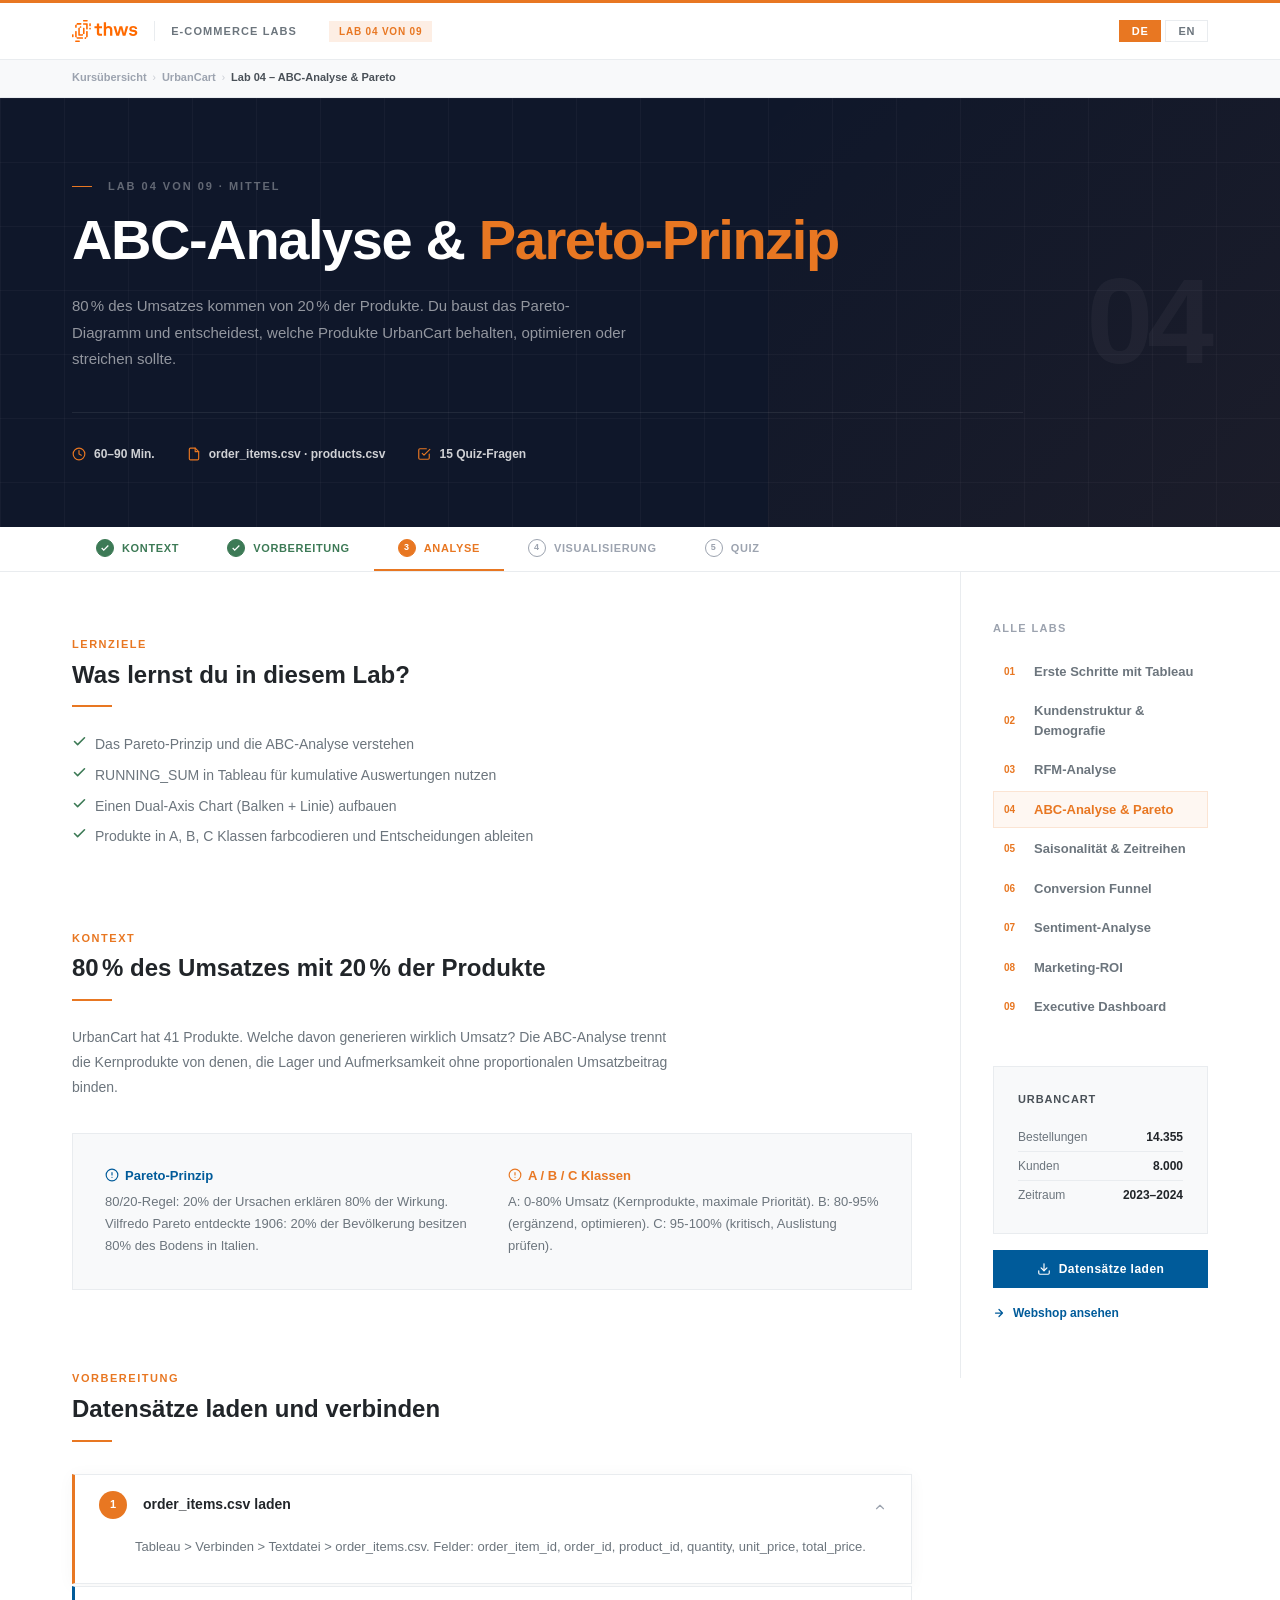
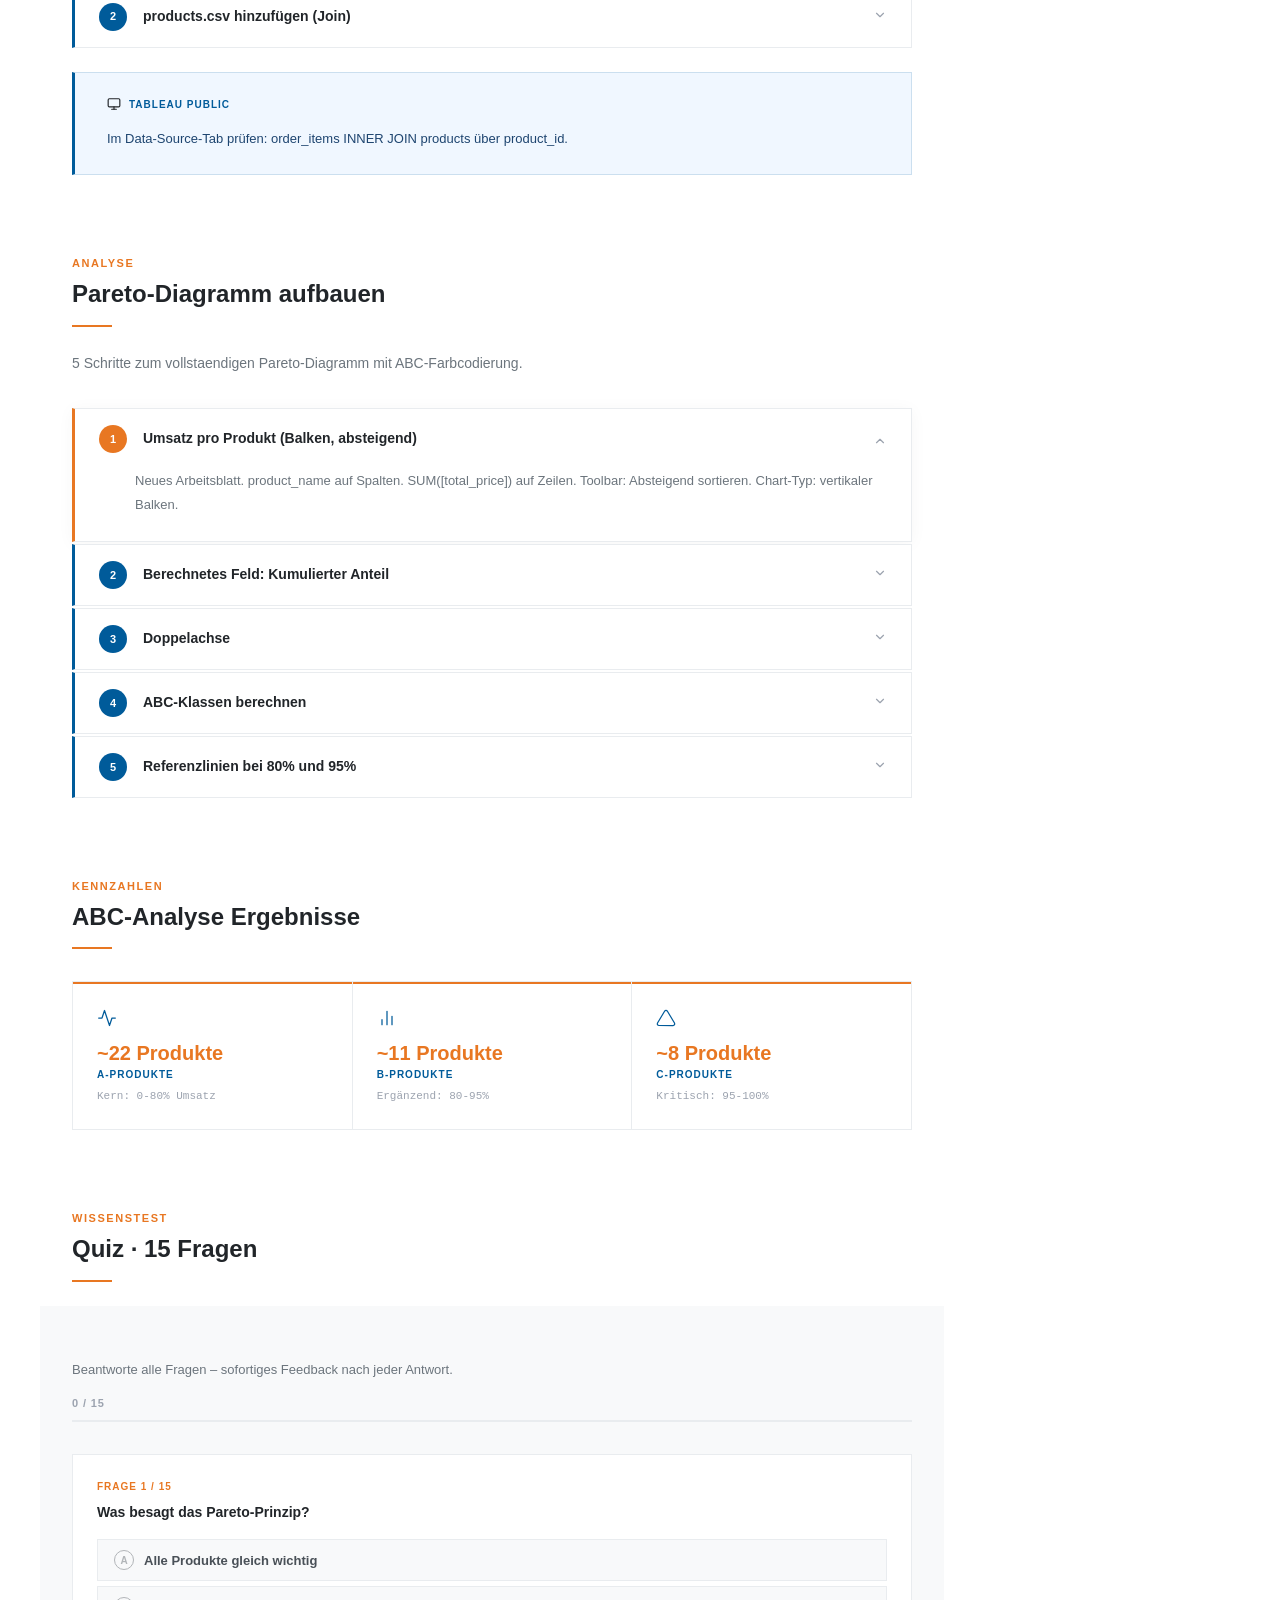
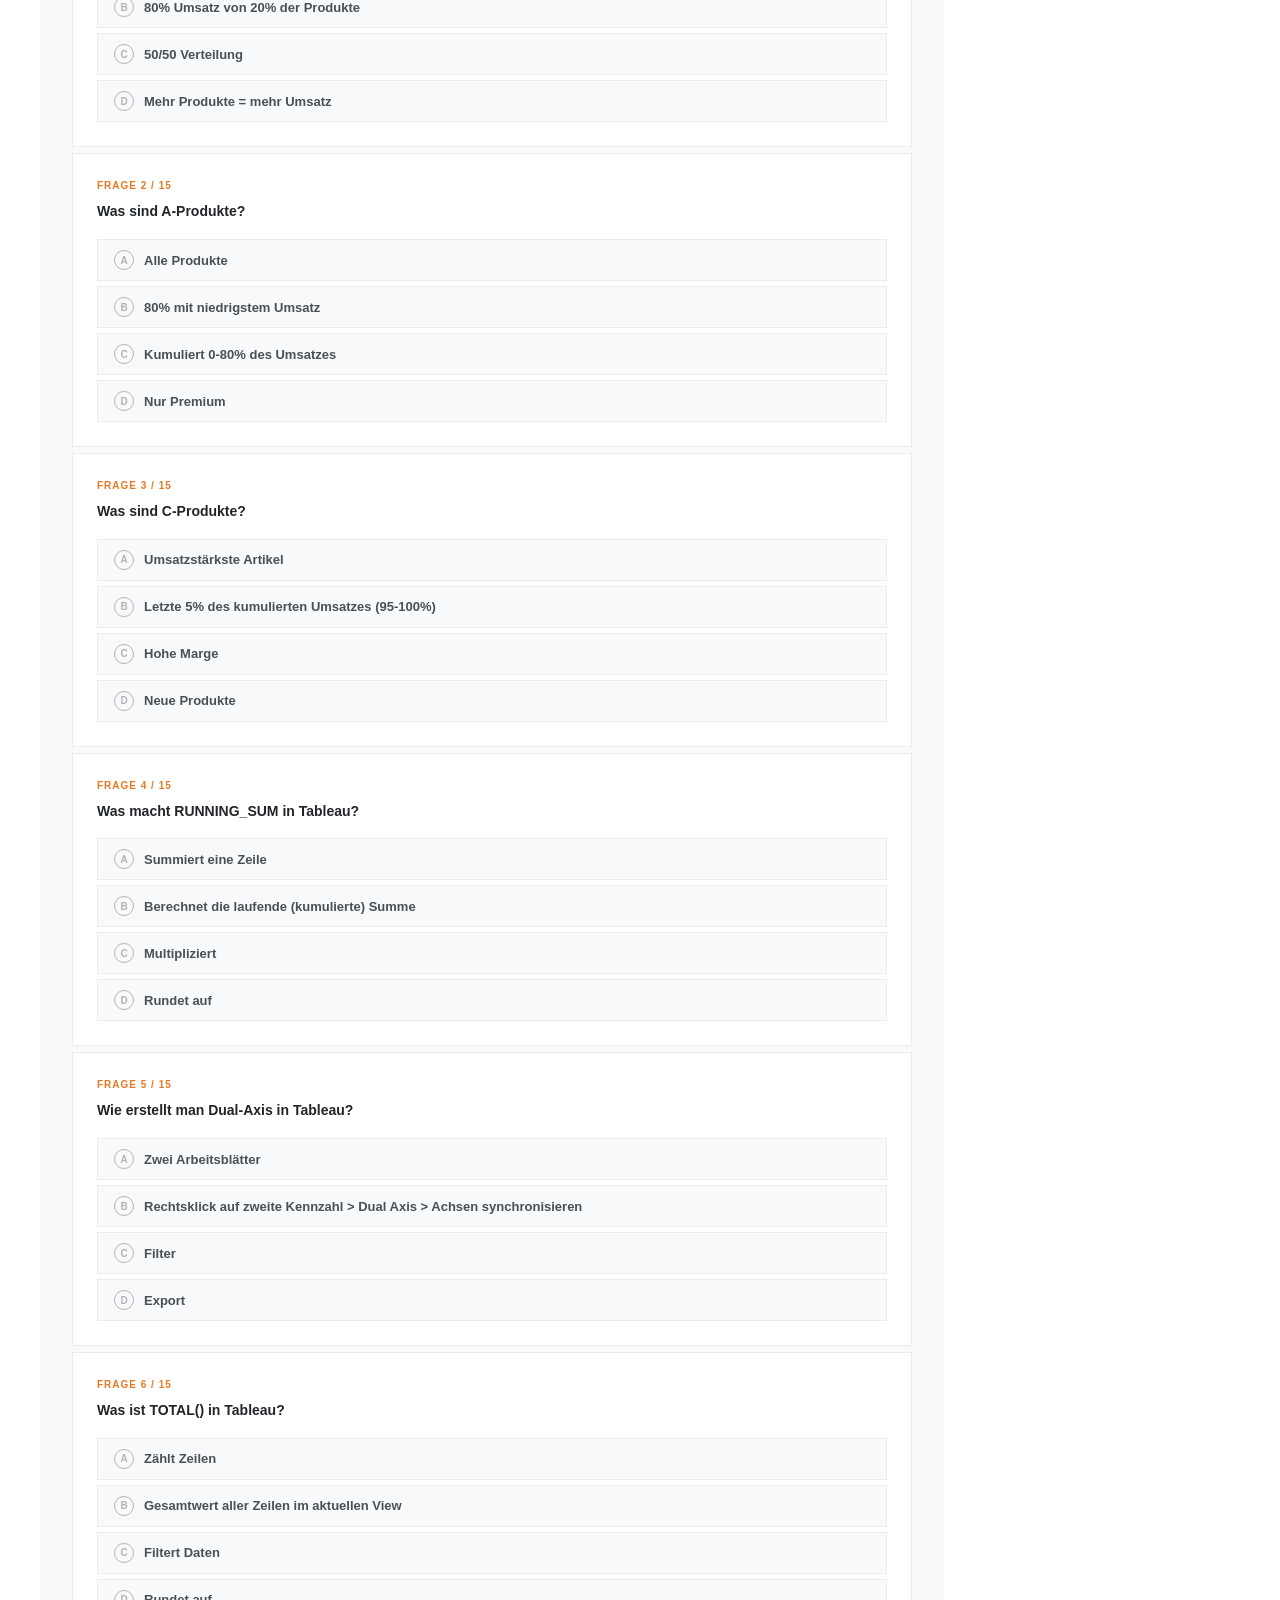
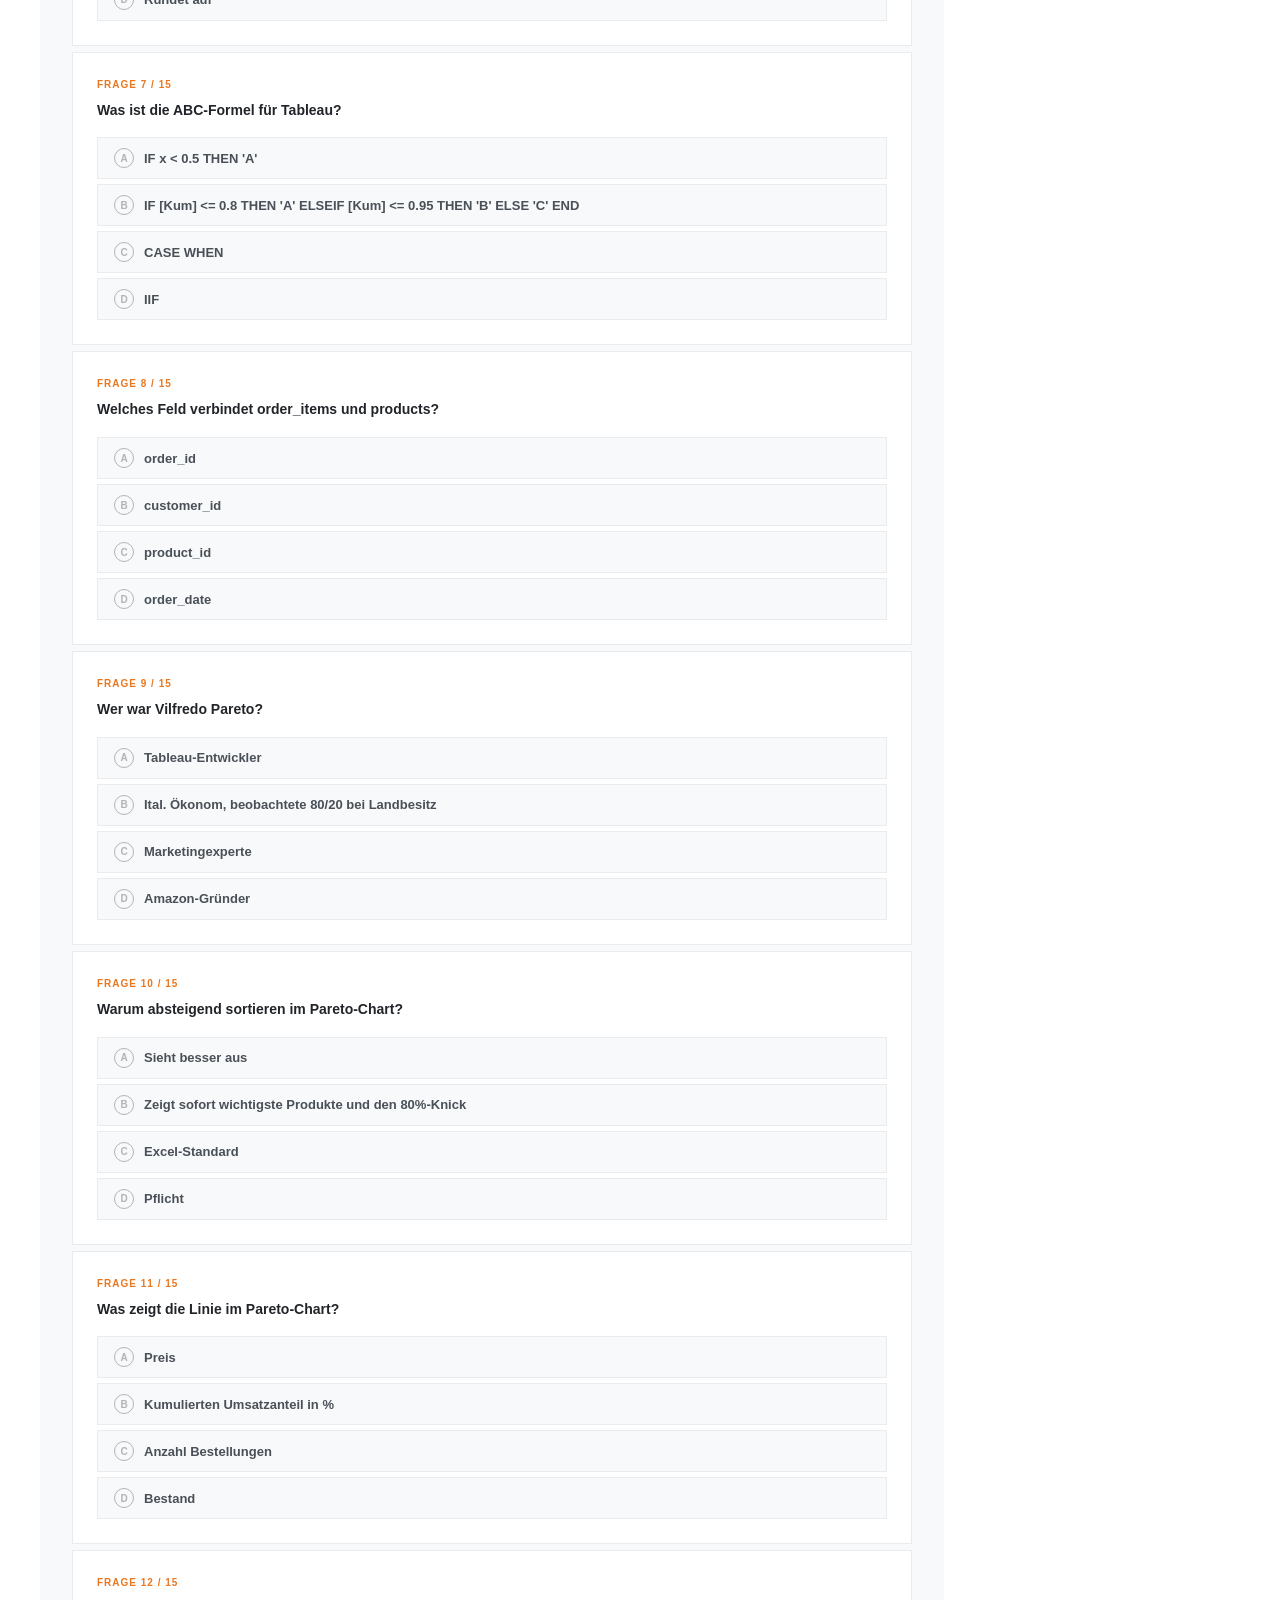
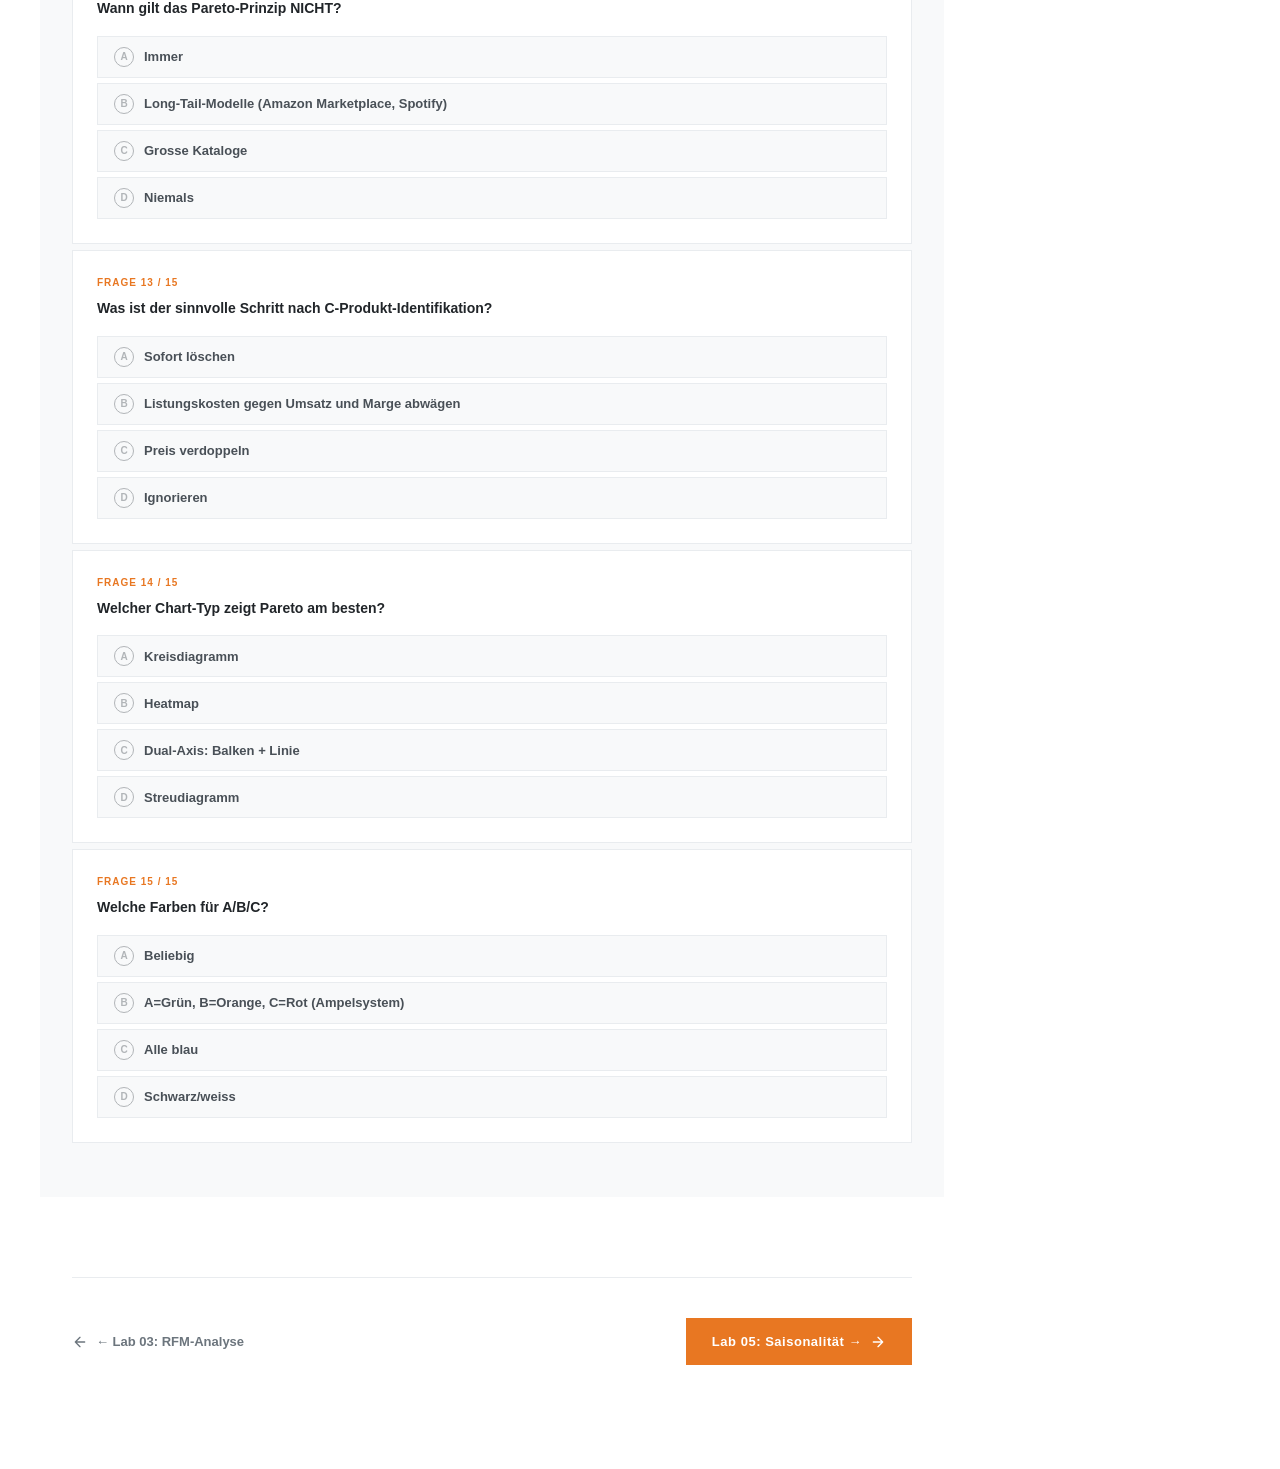
<file: lab04.html>
<!DOCTYPE html>
<html lang="de">
<head>
<meta charset="UTF-8"/>
<meta name="viewport" content="width=device-width, initial-scale=1.0"/>
<meta name="description" content="Lab 04 – ABC-Analyse und Pareto: Schritt-für-Schritt Tableau-Anleitung mit Quiz. E-Commerce Kurs, THWS."/>
<title>Lab 04 &#8211; ABC-Analyse &amp; Pareto &middot; E-Commerce &amp; Digitale Gesch&#228;ftsmodelle &middot; THWS</title>
<link rel="stylesheet" href="design-system.css"/>
</head>
<body>
<div class="topbar"></div>
<nav class="navbar"><div class="navbar__inner"><a href="index.html" class="navbar__logo-link"><svg class="navbar__logo" viewBox="0 0 274.3 91.2" xmlns="http://www.w3.org/2000/svg"><style>.st0{fill:#FF6A00}</style><g><g><path class="st0" d="M15,32.6h2.6c1.1,0,2-0.9,2-2v-9.1c0-1.1,0.9-2,2-2h15.6c1.1,0,2-0.9,2-2v-2.6c0-1.1-0.9-2-2-2H21.5 c-1.1,0-2,0.9-2,2v2.6c0,1.1-0.9,2-2,2H15c-1.1,0-2,0.9-2,2v9.1C13,31.7,13.9,32.6,15,32.6z"/><path class="st0" d="M63.1,0H47.5c-1.1,0-2,0.9-2,2v2.6c0,1.1,0.9,2,2,2h15.6c1.1,0,2-0.9,2-2V2C65.1,0.9,64.2,0,63.1,0z"/><path class="st0" d="M76.1,13h-2.6c-1.1,0-2,0.9-2,2v9.1c0,1.1,0.9,2,2,2h2.6c1.1,0,2-0.9,2-2V15C78.1,13.9,77.2,13,76.1,13z"/><path class="st0" d="M76.1,32.6h-2.6c-1.1,0-2,0.9-2,2v2.5c0,1.1,0.9,2,2,2h2.6c1.1,0,2-0.9,2-2v-2.6 C78.1,33.4,77.2,32.6,76.1,32.6z"/><path class="st0" d="M52.1,34.5c0-1.1-0.9-2-2-2h-2.6c-1.1,0-2,0.9-2,2v22.1c0,1.1-0.9,2-2,2h-9.1c-1.1,0-2-0.9-2-2V34.5 c0-1.1,0.9-2,2-2H37c1.1,0,2-0.9,2-2v-2.6c0-1.1-0.9-2-2-2h-2.6c-1.1,0-2,0.9-2,2v2.6c0,1.1-0.9,2-2,2H28c-1.1,0-2,0.9-2,2v28.6 c0,1.1,0.9,2,2,2h15.6c1.1,0,2-0.9,2-2v-2.6c0-1.1,0.9-2,2-2h2.6c1.1,0,2-0.9,2-2L52.1,34.5L52.1,34.5z"/><path class="st0" d="M63.1,13H47.5c-1.1,0-2,0.9-2,2v2.6c0,1.1,0.9,2,2,2h9.1c1.1,0,2,0.9,2,2v15.5c0,1.1,0.9,2,2,2h2.6 c1.1,0,2-0.9,2-2V15C65.1,13.9,64.2,13,63.1,13z"/><path class="st0" d="M63.1,45.6h-2.6c-1.1,0-2,0.9-2,2v22.1c0,1.1-0.9,2-2,2H54c-1.1,0-2,0.9-2,2v2.6c0,1.1,0.9,2,2,2h2.6 c1.1,0,2-0.9,2-2v-2.6c0-1.1,0.9-2,2-2h2.6c1.1,0,2-0.9,2-2V47.5C65.1,46.5,64.2,45.6,63.1,45.6z"/><path class="st0" d="M43.6,71.6H21.5c-1.1,0-2-0.9-2-2V47.5c0-1.1-0.9-2-2-2H15c-1.1,0-2,0.9-2,2v22.1c0,1.1,0.9,2,2,2h2.6 c1.1,0,2,0.9,2,2v2.6c0,1.1,0.9,2,2,2h22.1c1.1,0,2-0.9,2-2v-2.6C45.5,72.5,44.7,71.6,43.6,71.6z"/><path class="st0" d="M30.6,84.6H15c-1.1,0-2,0.9-2,2v2.6c0,1.1,0.9,2,2,2h15.6c1.1,0,2-0.9,2-2v-2.6 C32.5,85.5,31.7,84.6,30.6,84.6z"/><path class="st0" d="M4.6,58.6H2c-1.1,0-2,0.9-2,2v9.1c0,1.1,0.9,2,2,2h2.6c1.1,0,2-0.9,2-2v-9.1C6.5,59.5,5.6,58.6,4.6,58.6z"/></g><g><path class="st0" d="M103.1,55.2V34.5h-10v-8.4h10V14.6h9.5v11.5h11.9v8.4h-11.9v18.6c0,2.6,1,3.7,3.7,3.7h8.2v8.3h-11.4 C106.3,65.1,103.1,62.3,103.1,55.2z"/><path class="st0" d="M131.7,9.1h9.5v20c2.5-2.8,6.2-4.2,10.6-4.2c9.6,0,15.5,6.1,15.5,16.6v23.6h-9.5V42.5c0-6.1-2.9-9-7.9-9 c-5.2,0-8.6,3.7-8.6,9.3v22.3h-9.5v-56H131.7z"/><path class="st0" d="M172.1,26.1h9.9l7.6,28.4l7.6-28.4h11l7.6,28.4l7.6-28.4h9.9l-11.7,39h-11.3l-7.6-28.3l-7.6,28.3h-11.3 L172.1,26.1z"/><path class="st0" d="M236.3,53.7h9.8c0.3,3.3,3.1,4.9,7.9,4.9c4.3,0,7-1.8,7-4.7c0-2.5-1.9-3.8-5.4-4.1l-6.2-0.6 c-7.3-0.8-11.8-5.1-11.8-11.8c0-7.8,6.2-12.6,16.2-12.6c9.8,0,16.1,4.2,16.6,12.3h-9.5c-0.2-3.1-2.9-4.6-7.2-4.6 c-4.1,0-6.6,1.6-6.6,4.3c0,2.3,1.8,3.6,5.8,4.1l6.3,0.7c7.4,0.9,11.6,5.2,11.6,11.7c0,7.8-6.5,12.9-16.9,12.9 C243.1,66.3,236.7,62,236.3,53.7z"/></g></g></svg><div class="navbar__divider"></div><span class="navbar__module" data-de="E-Commerce Labs" data-en="E-Commerce Labs"></span></a><span class="navbar__badge" data-de="Lab 04 von 09" data-en="Lab 04 of 09"></span><div class="navbar__right"><button class="lang-btn is-active" onclick="setLang('de')" aria-pressed="true">DE</button><button class="lang-btn" onclick="setLang('en')" aria-pressed="false">EN</button></div></div></nav><nav class="breadcrumb"><div class="breadcrumb__inner"><div class="breadcrumb__item"><a href="index.html" data-de="Kurs&#252;bersicht" data-en="Course Overview"></a></div><span class="breadcrumb__sep">&#8250;</span><div class="breadcrumb__item"><a href="urbancart.html">UrbanCart</a></div><span class="breadcrumb__sep">&#8250;</span><div class="breadcrumb__item is-current" data-de="Lab 04 &#8211; ABC-Analyse &amp; Pareto" data-en="Lab 04 &#8211; ABC Analysis &amp; Pareto"></div></div></nav>  
</div>
</div>
<header class="lab-hero"><div class="lab-hero__inner"><div><div class="lab-hero__kicker" data-de="Lab 04 von 09 &#183; Mittel" data-en="Lab 04 of 09 &#183; Intermediate"></div><h1 class="lab-hero__title"><span data-de="ABC-Analyse &amp;" data-en="ABC Analysis &amp;"></span> <em data-de="Pareto-Prinzip" data-en="Pareto Principle"></em></h1><p class="lab-hero__subtitle" data-de="80&#8239;% des Umsatzes kommen von 20&#8239;% der Produkte. Du baust das Pareto-Diagramm und entscheidest, welche Produkte UrbanCart behalten, optimieren oder streichen sollte." data-en="80&#8239;% of revenue comes from 20&#8239;% of products. You build the Pareto chart and decide which products to keep, optimise or discontinue."></p><div class="lab-hero__meta"><div class="lab-hero__meta-item"><svg width="14" height="14" viewBox="0 0 24 24" fill="none" stroke="currentColor" stroke-width="2" stroke-linecap="round" stroke-linejoin="round"><circle cx="12" cy="12" r="10"/><polyline points="12 6 12 12 16 14"/></svg><span><strong>60&#8211;90 Min.</strong></span></div><div class="lab-hero__meta-item"><svg width="14" height="14" viewBox="0 0 24 24" fill="none" stroke="currentColor" stroke-width="2" stroke-linecap="round" stroke-linejoin="round"><path d="M14 2H6a2 2 0 0 0-2 2v16a2 2 0 0 0 2 2h12a2 2 0 0 0 2-2V8z"/><polyline points="14 2 14 8 20 8"/></svg><span><strong>order_items.csv &#183; products.csv</strong></span></div><div class="lab-hero__meta-item"><svg width="14" height="14" viewBox="0 0 24 24" fill="none" stroke="currentColor" stroke-width="2" stroke-linecap="round" stroke-linejoin="round"><polyline points="9 11 12 14 22 4"/><path d="M21 12v7a2 2 0 0 1-2 2H5a2 2 0 0 1-2-2V5a2 2 0 0 1 2-2h11"/></svg><span><strong data-de="15 Quiz-Fragen" data-en="15 quiz questions"></strong></span></div></div></div><div class="lab-hero__num">04</div></div></header><div class="lab-progress"><div class="lab-progress__inner"><div class="prog-step is-done"><div class="prog-step__icon"><svg width="10" height="10" viewBox="0 0 24 24" fill="none" stroke="currentColor" stroke-width="3"><polyline points="20 6 9 17 4 12"/></svg></div><span data-de="Kontext" data-en="Context"></span></div><div class="prog-step is-done"><div class="prog-step__icon"><svg width="10" height="10" viewBox="0 0 24 24" fill="none" stroke="currentColor" stroke-width="3"><polyline points="20 6 9 17 4 12"/></svg></div><span data-de="Vorbereitung" data-en="Setup"></span></div><div class="prog-step is-active"><div class="prog-step__icon">3</div><span data-de="Analyse" data-en="Analysis"></span></div><div class="prog-step"><div class="prog-step__icon">4</div><span data-de="Visualisierung" data-en="Visualisation"></span></div><div class="prog-step"><div class="prog-step__icon">5</div><span data-de="Quiz" data-en="Quiz"></span></div></div></div></div><div style="max-width:1200px;margin:0 auto"><div class="lab-layout"><main class="lab-main"><section class="block sr"><div class="block__eyebrow" data-de="Lernziele" data-en="Learning Objectives"></div><h2 class="block__title" data-de="Was lernst du in diesem Lab?" data-en="What will you learn?"></h2><div class="block__rule"></div><ul style="font-size:14px;color:var(--gray-600);line-height:1.9;list-style:none;padding:0;margin-top:8px"><li style="display:flex;gap:8px;align-items:flex-start;margin-bottom:4px"><svg width="15" height="15" viewBox="0 0 24 24" fill="none" stroke="var(--green)" stroke-width="2.5" stroke-linecap="round" stroke-linejoin="round" style="flex-shrink:0;margin-top:3px"><polyline points="20 6 9 17 4 12"/></svg><span data-de="Das Pareto-Prinzip und die ABC-Analyse verstehen" data-en="Understand the Pareto principle and ABC analysis"></span></li><li style="display:flex;gap:8px;align-items:flex-start;margin-bottom:4px"><svg width="15" height="15" viewBox="0 0 24 24" fill="none" stroke="var(--green)" stroke-width="2.5" stroke-linecap="round" stroke-linejoin="round" style="flex-shrink:0;margin-top:3px"><polyline points="20 6 9 17 4 12"/></svg><span data-de="RUNNING_SUM in Tableau für kumulative Auswertungen nutzen" data-en="Use RUNNING_SUM in Tableau for cumulative analyses"></span></li><li style="display:flex;gap:8px;align-items:flex-start;margin-bottom:4px"><svg width="15" height="15" viewBox="0 0 24 24" fill="none" stroke="var(--green)" stroke-width="2.5" stroke-linecap="round" stroke-linejoin="round" style="flex-shrink:0;margin-top:3px"><polyline points="20 6 9 17 4 12"/></svg><span data-de="Einen Dual-Axis Chart (Balken + Linie) aufbauen" data-en="Build a Dual-Axis chart (bar + line)"></span></li><li style="display:flex;gap:8px;align-items:flex-start;margin-bottom:4px"><svg width="15" height="15" viewBox="0 0 24 24" fill="none" stroke="var(--green)" stroke-width="2.5" stroke-linecap="round" stroke-linejoin="round" style="flex-shrink:0;margin-top:3px"><polyline points="20 6 9 17 4 12"/></svg><span data-de="Produkte in A, B, C Klassen farbcodieren und Entscheidungen ableiten" data-en="Colour-code products in A, B, C classes and derive decisions"></span></li></ul></section><section class="block sr"><div class="block__eyebrow" data-de="Kontext" data-en="Context"></div><h2 class="block__title" data-de="80&#8239;% des Umsatzes mit 20&#8239;% der Produkte" data-en="80&#8239;% of Revenue from 20&#8239;% of Products"></h2><div class="block__rule"></div><p class="block__lead" data-de="UrbanCart hat 41 Produkte. Welche davon generieren wirklich Umsatz? Die ABC-Analyse trennt die Kernprodukte von denen, die Lager und Aufmerksamkeit ohne proportionalen Umsatzbeitrag binden." data-en="UrbanCart has 41 products. Which ones actually generate revenue? ABC analysis separates core products from those tying up storage and attention without proportional revenue contribution."></p><div class="concept-box sr"><div class="concept-item"><div class="concept-item__title" style="color:var(--blue)"><svg width="14" height="14" viewBox="0 0 24 24" fill="none" stroke="currentColor" stroke-width="2" stroke-linecap="round" stroke-linejoin="round"><circle cx="12" cy="12" r="10"/><line x1="12" y1="8" x2="12" y2="12"/><line x1="12" y1="16" x2="12.01" y2="16"/></svg> Pareto-Prinzip</div><div class="concept-item__text" data-de="80/20-Regel: 20% der Ursachen erklären 80% der Wirkung. Vilfredo Pareto entdeckte 1906: 20% der Bevölkerung besitzen 80% des Bodens in Italien." data-en="80/20 rule: 20% of causes explain 80% of effects. Vilfredo Pareto discovered in 1906: 20% of population owns 80% of land in Italy."></div></div><div class="concept-item"><div class="concept-item__title" style="color:var(--orange)"><svg width="14" height="14" viewBox="0 0 24 24" fill="none" stroke="currentColor" stroke-width="2" stroke-linecap="round" stroke-linejoin="round"><circle cx="12" cy="12" r="10"/><line x1="12" y1="8" x2="12" y2="12"/><line x1="12" y1="16" x2="12.01" y2="16"/></svg> A / B / C Klassen</div><div class="concept-item__text" data-de="A: 0-80% Umsatz (Kernprodukte, maximale Priorität). B: 80-95% (ergänzend, optimieren). C: 95-100% (kritisch, Auslistung prüfen)." data-en="A: 0-80% revenue (core products, maximum priority). B: 80-95% (complementary, optimise). C: 95-100% (critical, review delisting)."></div></div></div></section><section class="block sr"><div class="block__eyebrow" data-de="Vorbereitung" data-en="Preparation"></div><h2 class="block__title" data-de="Datensätze laden und verbinden" data-en="Load and connect datasets"></h2><div class="block__rule"></div><div class="steps"><details class="step" open><summary class="step__summary"><div class="step__num">1</div><div class="step__title" data-de="order_items.csv laden" data-en="Load order_items.csv"></div><div class="step__arrow"><svg width="14" height="14" viewBox="0 0 24 24" fill="none" stroke="currentColor" stroke-width="2" stroke-linecap="round" stroke-linejoin="round"><polyline points="6 9 12 15 18 9"/></svg></div></summary><div class="step__body"><p data-de="Tableau > Verbinden > Textdatei > order_items.csv. Felder: order_item_id, order_id, product_id, quantity, unit_price, total_price." data-en="Tableau > Connect > Text File > order_items.csv. Fields: order_item_id, order_id, product_id, quantity, unit_price, total_price."></p></div></details><details class="step"><summary class="step__summary"><div class="step__num">2</div><div class="step__title" data-de="products.csv hinzufügen (Join)" data-en="Add products.csv (Join)"></div><div class="step__arrow"><svg width="14" height="14" viewBox="0 0 24 24" fill="none" stroke="currentColor" stroke-width="2" stroke-linecap="round" stroke-linejoin="round"><polyline points="6 9 12 15 18 9"/></svg></div></summary><div class="step__body"><p data-de="products.csv auf die Arbeitsfläche ziehen. Join-Feld: product_id. Inner Join. Nun sind product_name und category verfügbar." data-en="Drag products.csv onto canvas. Join field: product_id. Inner Join. Now product_name and category are available."></p><div class="step__tip" data-de="products.csv enthält: product_id, product_name, category, price. Nach Join stehen Produktnamen im Arbeitsblatt." data-en="products.csv contains: product_id, product_name, category, price. After join, product names are available in worksheet."></div></div></details></div><div class="tableau-box"><div class="tableau-box__header"><svg width="14" height="14" viewBox="0 0 24 24" fill="none" stroke="currentColor" stroke-width="2" stroke-linecap="round" stroke-linejoin="round"><rect x="2" y="3" width="20" height="14" rx="2"/><line x1="8" y1="21" x2="16" y2="21"/><line x1="12" y1="17" x2="12" y2="21"/></svg><span class="tableau-box__tag">Tableau Public</span></div><div class="tableau-box__body" data-de="Im Data-Source-Tab prüfen: order_items INNER JOIN products über product_id." data-en="Check in Data Source tab: order_items INNER JOIN products via product_id."></div></div></section><section class="block sr"><div class="block__eyebrow" data-de="Analyse" data-en="Analysis"></div><h2 class="block__title" data-de="Pareto-Diagramm aufbauen" data-en="Build the Pareto Chart"></h2><div class="block__rule"></div><p class="block__lead" data-de="5 Schritte zum vollstaendigen Pareto-Diagramm mit ABC-Farbcodierung." data-en="5 steps to a complete Pareto chart with ABC colour coding."></p><div class="steps"><details class="step" open><summary class="step__summary"><div class="step__num">1</div><div class="step__title" data-de="Umsatz pro Produkt (Balken, absteigend)" data-en="Revenue per product (bar, descending)"></div><div class="step__arrow"><svg width="14" height="14" viewBox="0 0 24 24" fill="none" stroke="currentColor" stroke-width="2" stroke-linecap="round" stroke-linejoin="round"><polyline points="6 9 12 15 18 9"/></svg></div></summary><div class="step__body"><p data-de="Neues Arbeitsblatt. product_name auf Spalten. SUM([total_price]) auf Zeilen. Toolbar: Absteigend sortieren. Chart-Typ: vertikaler Balken." data-en="New worksheet. product_name to Columns. SUM([total_price]) to Rows. Toolbar: Sort descending. Chart type: vertical bar."></p></div></details><details class="step"><summary class="step__summary"><div class="step__num">2</div><div class="step__title" data-de="Berechnetes Feld: Kumulierter Anteil" data-en="Calculated field: Cumulative share"></div><div class="step__arrow"><svg width="14" height="14" viewBox="0 0 24 24" fill="none" stroke="currentColor" stroke-width="2" stroke-linecap="round" stroke-linejoin="round"><polyline points="6 9 12 15 18 9"/></svg></div></summary><div class="step__body"><p data-de="Neues berechnetes Feld, Name: Kum Anteil. Formel: RUNNING_SUM(SUM([total_price])) / TOTAL(SUM([total_price])). Zahlenformat: Prozent." data-en="New calculated field, name: Cum Share. Formula: RUNNING_SUM(SUM([total_price])) / TOTAL(SUM([total_price])). Number format: Percent."></p><div class="step__tip" data-de="RUNNING_SUM läuft von oben nach unten. TOTAL ist die Gesamtsumme. Ergebnis: kumulierter Anteil pro Produkt." data-en="RUNNING_SUM runs top to bottom. TOTAL is the grand total. Result: cumulative share per product."></div></div></details><details class="step"><summary class="step__summary"><div class="step__num">3</div><div class="step__title" data-de="Doppelachse" data-en="Create Dual-Axis"></div><div class="step__arrow"><svg width="14" height="14" viewBox="0 0 24 24" fill="none" stroke="currentColor" stroke-width="2" stroke-linecap="round" stroke-linejoin="round"><polyline points="6 9 12 15 18 9"/></svg></div></summary><div class="step__body"><p data-de="Kum Anteil in den Zeilen-Bereich ziehen (zweite Kennzahl). Rechtsklick auf neue Achse > Doppelachse > Achsen synchronisieren. Chart-Typ für Kum Anteil: Linie." data-en="Drag Cum Share into Rows area (second measure). Right-click on new axis > Dual Axis > Synchronize axes. Chart type for Cum Share: Line."></p></div></details><details class="step"><summary class="step__summary"><div class="step__num">4</div><div class="step__title" data-de="ABC-Klassen berechnen" data-en="Calculate ABC classes"></div><div class="step__arrow"><svg width="14" height="14" viewBox="0 0 24 24" fill="none" stroke="currentColor" stroke-width="2" stroke-linecap="round" stroke-linejoin="round"><polyline points="6 9 12 15 18 9"/></svg></div></summary><div class="step__body"><p data-de="Berechnetes Feld, Name: ABC. Formel: IF [Kum Anteil] <= 0.8 THEN 'A' ELSEIF [Kum Anteil] <= 0.95 THEN 'B' ELSE 'C' END. Auf Farbe ziehen." data-en="Calculated field, name: ABC. Formula: IF [Cum Share] <= 0.8 THEN 'A' ELSEIF [Cum Share] <= 0.95 THEN 'B' ELSE 'C' END. Drag to Colour."></p><div class="step__tip" data-de="Farben anpassen: A = Grün #3D7A56, B = Orange #E87722, C = Rot #DC2626." data-en="Adjust colours: A = Green #3D7A56, B = Orange #E87722, C = Red #DC2626."></div></div></details><details class="step"><summary class="step__summary"><div class="step__num">5</div><div class="step__title" data-de="Referenzlinien bei 80% und 95%" data-en="Reference lines at 80% and 95%"></div><div class="step__arrow"><svg width="14" height="14" viewBox="0 0 24 24" fill="none" stroke="currentColor" stroke-width="2" stroke-linecap="round" stroke-linejoin="round"><polyline points="6 9 12 15 18 9"/></svg></div></summary><div class="step__body"><p data-de="Rechtsklick auf rechte Achse > Referenzlinie > Wert 0.8 > Beschriftung: A/B-Grenze. Zweite Linie bei 0.95." data-en="Right-click on left axis > Reference Line > Value 0.8 > Label: A/B boundary. Second line at 0.95."></p></div></details></div></section><section class="block sr"><div class="block__eyebrow" data-de="Kennzahlen" data-en="Key Metrics"></div><h2 class="block__title" data-de="ABC-Analyse Ergebnisse" data-en="ABC Analysis Results"></h2><div class="block__rule"></div><div class="kpi-row"><div class="kpi"><svg class="kpi__icon" width="20" height="20" viewBox="0 0 24 24" fill="none" stroke="currentColor" stroke-width="1.5" stroke-linecap="round" stroke-linejoin="round"><polyline points="22 12 18 12 15 21 9 3 6 12 2 12"/></svg><div class="kpi__value" data-de="~22 Produkte" data-en="~22 products"></div><div class="kpi__label">A-Produkte</div><div class="kpi__def">Kern: 0-80% Umsatz</div></div><div class="kpi"><svg class="kpi__icon" width="20" height="20" viewBox="0 0 24 24" fill="none" stroke="currentColor" stroke-width="1.5" stroke-linecap="round" stroke-linejoin="round"><path d="M18 20V10M12 20V4M6 20v-6"/></svg><div class="kpi__value" data-de="~11 Produkte" data-en="~11 products"></div><div class="kpi__label">B-Produkte</div><div class="kpi__def">Ergänzend: 80-95%</div></div><div class="kpi"><svg class="kpi__icon" width="20" height="20" viewBox="0 0 24 24" fill="none" stroke="currentColor" stroke-width="1.5" stroke-linecap="round" stroke-linejoin="round"><path d="M10.29 3.86L1.82 18a2 2 0 0 0 1.71 3h16.94a2 2 0 0 0 1.71-3L13.71 3.86a2 2 0 0 0-3.42 0z"/></svg><div class="kpi__value" data-de="~8 Produkte" data-en="~8 products"></div><div class="kpi__label">C-Produkte</div><div class="kpi__def">Kritisch: 95-100%</div></div></div></section><section class="block"><div class="block__eyebrow" data-de="Wissenstest" data-en="Knowledge Test"></div><h2 class="block__title" data-de="Quiz &middot; 15 Fragen" data-en="Quiz &middot; 15 Questions"></h2><div class="block__rule"></div><div class="quiz-section"><div class="quiz-header"><p class="quiz-header__sub" data-de="Beantworte alle Fragen &#8211; sofortiges Feedback nach jeder Antwort." data-en="Answer all questions &#8211; immediate feedback after each answer."></p><p class="quiz-progress-text" id="quiz-progress">0 / 15</p><div class="quiz-progress-bar"><div class="quiz-progress-fill" id="quiz-fill"></div></div></div><div id="quiz-questions"></div><div class="quiz-result" id="quiz-result"><div class="quiz-result__score" id="quiz-score">0</div><div class="quiz-result__of">/15</div><div class="quiz-result__label" data-de="Punkte" data-en="Points"></div><div class="quiz-result__msg" id="quiz-msg"></div><a href="lab05.html" class="quiz-result__next"><span data-de="Weiter zu Lab 05: Saisonalität" data-en="Continue to Lab 05: Seasonality"></span><svg width="16" height="16" viewBox="0 0 24 24" fill="none" stroke="currentColor" stroke-width="2" stroke-linecap="round" stroke-linejoin="round"><path d="M5 12h14M12 5l7 7-7 7"/></svg></a><button class="quiz-result__retry" onclick="resetQuiz()"><svg width="12" height="12" viewBox="0 0 24 24" fill="none" stroke="currentColor" stroke-width="2" stroke-linecap="round" stroke-linejoin="round"><polyline points="1 4 1 10 7 10"/><path d="M3.51 15a9 9 0 1 0 .49-3.5"/></svg><span data-de="Nochmal versuchen" data-en="Try again"></span></button></div></div></section><div class="lab-nav"><a href="lab03.html" class="lab-nav__back"><svg width="16" height="16" viewBox="0 0 24 24" fill="none" stroke="currentColor" stroke-width="2" stroke-linecap="round" stroke-linejoin="round"><path d="M19 12H5M12 5l-7 7 7 7"/></svg><span data-de="&#8592; Lab 03: RFM-Analyse" data-en="&#8592; Lab 03: RFM Analysis"></span></a><a href="lab05.html" class="lab-nav__next"><span data-de="Lab 05: Saisonalität &#8594;" data-en="Lab 05: Seasonality &#8594;"></span><svg width="16" height="16" viewBox="0 0 24 24" fill="none" stroke="currentColor" stroke-width="2" stroke-linecap="round" stroke-linejoin="round"><path d="M5 12h14M12 5l7 7-7 7"/></svg></a></div></main><aside class="lab-sidebar"><div class="sidebar-section"><div class="sidebar-title" data-de="Alle Labs" data-en="All Labs"></div><nav class="sidebar-nav"><a href="lab01.html" class="sidebar-link"><span style="font-size:10px;font-weight:800;color:var(--orange);width:22px;flex-shrink:0">01</span>Erste Schritte mit Tableau</a><a href="lab02.html" class="sidebar-link"><span style="font-size:10px;font-weight:800;color:var(--orange);width:22px;flex-shrink:0">02</span>Kundenstruktur &amp; Demografie</a><a href="lab03.html" class="sidebar-link"><span style="font-size:10px;font-weight:800;color:var(--orange);width:22px;flex-shrink:0">03</span>RFM-Analyse</a><a href="lab04.html" class="sidebar-link is-active"><span style="font-size:10px;font-weight:800;color:var(--orange);width:22px;flex-shrink:0">04</span>ABC-Analyse &amp; Pareto</a><a href="lab05.html" class="sidebar-link"><span style="font-size:10px;font-weight:800;color:var(--orange);width:22px;flex-shrink:0">05</span>Saisonalit&#228;t &amp; Zeitreihen</a><a href="lab06.html" class="sidebar-link"><span style="font-size:10px;font-weight:800;color:var(--orange);width:22px;flex-shrink:0">06</span>Conversion Funnel</a><a href="lab07.html" class="sidebar-link"><span style="font-size:10px;font-weight:800;color:var(--orange);width:22px;flex-shrink:0">07</span>Sentiment-Analyse</a><a href="lab08.html" class="sidebar-link"><span style="font-size:10px;font-weight:800;color:var(--orange);width:22px;flex-shrink:0">08</span>Marketing-ROI</a><a href="lab09.html" class="sidebar-link"><span style="font-size:10px;font-weight:800;color:var(--orange);width:22px;flex-shrink:0">09</span>Executive Dashboard</a></nav></div><div class="sidebar-section"><div class="sidebar-data-card"><div class="sidebar-data-card__title">UrbanCart</div><div class="sidebar-data-row"><span class="sidebar-data-row__label" data-de="Bestellungen" data-en="Orders"></span><span class="sidebar-data-row__value">14.355</span></div><div class="sidebar-data-row"><span class="sidebar-data-row__label" data-de="Kunden" data-en="Customers"></span><span class="sidebar-data-row__value">8.000</span></div><div class="sidebar-data-row"><span class="sidebar-data-row__label" data-de="Zeitraum" data-en="Period"></span><span class="sidebar-data-row__value">2023&#8211;2024</span></div></div><a href="https://github.com/swrobuts/e-comm/tree/main/data" target="_blank" rel="noopener" class="sidebar-download"><svg width="14" height="14" viewBox="0 0 24 24" fill="none" stroke="currentColor" stroke-width="2" stroke-linecap="round" stroke-linejoin="round"><path d="M21 15v4a2 2 0 0 1-2 2H5a2 2 0 0 1-2-2v-4"/><polyline points="7 10 12 15 17 10"/><line x1="12" y1="15" x2="12" y2="3"/></svg><span data-de="Datens&#228;tze laden" data-en="Download datasets"></span></a><a href="urbancart.html" style="display:flex;align-items:center;gap:8px;font-size:12px;font-weight:700;color:var(--blue);margin-top:8px;padding:8px 0"><svg width="12" height="12" viewBox="0 0 24 24" fill="none" stroke="currentColor" stroke-width="2.5" stroke-linecap="round" stroke-linejoin="round"><path d="M5 12h14M12 5l7 7-7 7"/></svg><span data-de="Webshop ansehen" data-en="View webshop"></span></a></div></aside></div></div>
<script>
const QUESTIONS=[{"q": {"de": "Was besagt das Pareto-Prinzip?", "en": "What does the Pareto principle state?"}, "opts": {"de": ["Alle Produkte gleich wichtig", "80% Umsatz von 20% der Produkte", "50/50 Verteilung", "Mehr Produkte = mehr Umsatz"], "en": ["All products equally important", "80% revenue from 20% of products", "50/50 distribution", "More products = more revenue"]}, "correct": 1, "explain": {"de": "80/20-Regel: wenige Produkte = Grossteil des Umsatzes. Gilt auch im E-Commerce.", "en": "80/20 rule: few products = majority of revenue. Applies to e-commerce too."}}, {"q": {"de": "Was sind A-Produkte?", "en": "What are A-products?"}, "opts": {"de": ["Alle Produkte", "80% mit niedrigstem Umsatz", "Kumuliert 0-80% des Umsatzes", "Nur Premium"], "en": ["All products", "80% with lowest revenue", "Cumulative 0-80% of revenue", "Only premium"]}, "correct": 2, "explain": {"de": "A-Produkte: erste 80% des kumulierten Gesamtumsatzes. Kern des Geschäfts.", "en": "A-products: first 80% of cumulative total revenue. Core business."}}, {"q": {"de": "Was sind C-Produkte?", "en": "What are C-products?"}, "opts": {"de": ["Umsatzstärkste Artikel", "Letzte 5% des kumulierten Umsatzes (95-100%)", "Hohe Marge", "Neue Produkte"], "en": ["Highest revenue items", "Last 5% of cumulative revenue (95-100%)", "High margin", "New products"]}, "correct": 1, "explain": {"de": "C-Produkte: sehr geringer Umsatzbeitrag. Auslistung prüfen, Listungskosten kalkulieren.", "en": "C-products: very low revenue contribution. Review delisting, calculate listing costs."}}, {"q": {"de": "Was macht RUNNING_SUM in Tableau?", "en": "What does RUNNING_SUM do in Tableau?"}, "opts": {"de": ["Summiert eine Zeile", "Berechnet die laufende (kumulierte) Summe", "Multipliziert", "Rundet auf"], "en": ["Sums one row", "Calculates the running (cumulative) sum", "Multiplies", "Rounds up"]}, "correct": 1, "explain": {"de": "RUNNING_SUM(SUM([x])) addiert von oben nach unten: jede Zeile enthält alle vorherigen plus aktuellen Wert.", "en": "RUNNING_SUM(SUM([x])) adds from top to bottom: each row contains all previous plus current value."}}, {"q": {"de": "Wie erstellt man Dual-Axis in Tableau?", "en": "How to create Dual-Axis in Tableau?"}, "opts": {"de": ["Zwei Arbeitsblätter", "Rechtsklick auf zweite Kennzahl > Dual Axis > Achsen synchronisieren", "Filter", "Export"], "en": ["Two worksheets", "Right-click on second measure > Dual Axis > Synchronize axes", "Filter", "Export"]}, "correct": 1, "explain": {"de": "Dual Axis: zwei Kennzahlen auf verschiedenen Achsen im selben Chart. Balken + Linie.", "en": "Dual Axis: two measures on different axes in the same chart. Bar + line."}}, {"q": {"de": "Was ist TOTAL() in Tableau?", "en": "What is TOTAL() in Tableau?"}, "opts": {"de": ["Zählt Zeilen", "Gesamtwert aller Zeilen im aktuellen View", "Filtert Daten", "Rundet auf"], "en": ["Counts rows", "Total value of all rows in current view", "Filters data", "Rounds up"]}, "correct": 1, "explain": {"de": "TOTAL(SUM([x])) = Gesamtsumme aller Werte im View. Für kumulierten Anteil in % benötigt.", "en": "TOTAL(SUM([x])) = grand total of all values in view. Needed for cumulative share in %."}}, {"q": {"de": "Was ist die ABC-Formel für Tableau?", "en": "What is the ABC formula for Tableau?"}, "opts": {"de": ["IF x < 0.5 THEN 'A'", "IF [Kum] <= 0.8 THEN 'A' ELSEIF [Kum] <= 0.95 THEN 'B' ELSE 'C' END", "CASE WHEN", "IIF"], "en": ["IF x < 0.5 THEN 'A'", "IF [Cum] <= 0.8 THEN 'A' ELSEIF [Cum] <= 0.95 THEN 'B' ELSE 'C' END", "CASE WHEN", "IIF"]}, "correct": 1, "explain": {"de": "IF-Feld gibt ABC-Klasse zurück. A=0-80%, B=80-95%, C=95-100% kumuliert.", "en": "IF field returns ABC class. A=0-80%, B=80-95%, C=95-100% cumulative."}}, {"q": {"de": "Welches Feld verbindet order_items und products?", "en": "Which field connects order_items and products?"}, "opts": {"de": ["order_id", "customer_id", "product_id", "order_date"], "en": ["order_id", "customer_id", "product_id", "order_date"]}, "correct": 2, "explain": {"de": "product_id ist der Schlüssel zwischen order_items.csv und products.csv.", "en": "product_id is the key between order_items.csv and products.csv."}}, {"q": {"de": "Wer war Vilfredo Pareto?", "en": "Who was Vilfredo Pareto?"}, "opts": {"de": ["Tableau-Entwickler", "Ital. Ökonom, beobachtete 80/20 bei Landbesitz", "Marketingexperte", "Amazon-Gründer"], "en": ["Tableau developer", "Italian economist who observed 80/20 in land ownership", "Marketing expert", "Amazon founder"]}, "correct": 1, "explain": {"de": "Vilfredo Pareto (1848-1923) entdeckte: 20% der Bevölkerung besitzen 80% des Bodens in Italien.", "en": "Vilfredo Pareto (1848-1923) discovered: 20% of the population own 80% of the land in Italy."}}, {"q": {"de": "Warum absteigend sortieren im Pareto-Chart?", "en": "Why sort descending in the Pareto chart?"}, "opts": {"de": ["Sieht besser aus", "Zeigt sofort wichtigste Produkte und den 80%-Knick", "Excel-Standard", "Pflicht"], "en": ["Looks better", "Shows most important products and the 80% bend immediately", "Excel standard", "Required"]}, "correct": 1, "explain": {"de": "Absteigende Sortierung macht das 80/20-Muster sichtbar. Der Knick zeigt die A/B-Grenze.", "en": "Descending sort makes the 80/20 pattern visible. The bend shows the A/B boundary."}}, {"q": {"de": "Was zeigt die Linie im Pareto-Chart?", "en": "What does the line in the Pareto chart show?"}, "opts": {"de": ["Preis", "Kumulierten Umsatzanteil in %", "Anzahl Bestellungen", "Bestand"], "en": ["Price", "Cumulative revenue share in %", "Number of orders", "Stock"]}, "correct": 1, "explain": {"de": "Die Linie zeigt den kumulierten Anteil am Gesamtumsatz. Bei 80% endet die A-Klasse.", "en": "The line shows cumulative share of total revenue. At 80%, the A-class ends."}}, {"q": {"de": "Wann gilt das Pareto-Prinzip NICHT?", "en": "When does the Pareto principle NOT apply?"}, "opts": {"de": ["Immer", "Long-Tail-Modelle (Amazon Marketplace, Spotify)", "Grosse Kataloge", "Niemals"], "en": ["Always", "Long-tail models (Amazon Marketplace, Spotify)", "Large catalogues", "Never"]}, "correct": 1, "explain": {"de": "Long Tail: viele Nischenprodukte mit kleinem Umsatz sind zusammen signifikant. 80/20 gilt weniger.", "en": "Long tail: many niche products with small revenue are collectively significant. 80/20 applies less."}}, {"q": {"de": "Was ist der sinnvolle Schritt nach C-Produkt-Identifikation?", "en": "What to do after identifying C-products?"}, "opts": {"de": ["Sofort löschen", "Listungskosten gegen Umsatz und Marge abwägen", "Preis verdoppeln", "Ignorieren"], "en": ["Delete immediately", "Weigh listing costs against revenue and margin", "Double the price", "Ignore"]}, "correct": 1, "explain": {"de": "Erst Deckungsbeitrag prüfen. Falls Marge hoch trotz niedrigem Umsatz, kann Behalten sinnvoll sein.", "en": "First check contribution margin. If margin is high despite low revenue, keeping it may make sense."}}, {"q": {"de": "Welcher Chart-Typ zeigt Pareto am besten?", "en": "Which chart type best shows Pareto?"}, "opts": {"de": ["Kreisdiagramm", "Heatmap", "Dual-Axis: Balken + Linie", "Streudiagramm"], "en": ["Pie chart", "Heatmap", "Dual-Axis: Bar + Line", "Scatter plot"]}, "correct": 2, "explain": {"de": "Pareto = Dual-Axis. Balken links (Umsatz), Linie rechts (kumulierter Anteil %).", "en": "Pareto = Dual-Axis. Bar left (revenue), line right (cumulative share %)."}}, {"q": {"de": "Welche Farben für A/B/C?", "en": "Which colours for A/B/C?"}, "opts": {"de": ["Beliebig", "A=Grün, B=Orange, C=Rot (Ampelsystem)", "Alle blau", "Schwarz/weiss"], "en": ["Arbitrary", "A=Green, B=Orange, C=Red (traffic light system)", "All blue", "Black/white"]}, "correct": 1, "explain": {"de": "Ampelsystem: A=Grün (gut), B=Orange (beobachten), C=Rot (kritisch prüfen).", "en": "Traffic light: A=Green (good), B=Orange (monitor), C=Red (review critically)."}}];

function setLang(l){document.documentElement.lang=l;document.querySelectorAll('[data-de]').forEach(el=>{const v=el.getAttribute('data-'+l);if(v!==null)el.innerHTML=v;});document.querySelectorAll('.lang-btn').forEach(b=>b.classList.toggle('is-active',b.textContent.toLowerCase()===l));localStorage.setItem('lang',l);if(typeof buildQuiz==='function')buildQuiz();}
(function(){const obs=new IntersectionObserver(entries=>entries.forEach(e=>{if(e.isIntersecting)e.target.classList.add('visible');}),{threshold:.06});document.querySelectorAll('.sr').forEach(el=>obs.observe(el));})();
function lang(){return document.documentElement.lang||'de';}
let _ans={};
function buildQuiz(){const l=lang(),c=document.getElementById('quiz-questions');if(!c)return;c.innerHTML='';_ans={};updateProgress();QUESTIONS.forEach((q,qi)=>{const d=document.createElement('div');d.className='question';d.innerHTML='<div class="question__meta"><span class="question__num">'+(l==='de'?'Frage':'Question')+' '+(qi+1)+' / 15</span></div><div class="question__text">'+q.q[l]+'</div><div class="question__opts">'+q.opts[l].map((o,oi)=>'<button class="opt" onclick="answer('+qi+','+oi+')" id="opt-'+qi+'-'+oi+'"><span class="opt__key">'+('ABCD'[oi])+'</span>'+o+'</button>').join('')+'</div><div class="feedback" id="fb-'+qi+'" style="display:none"></div>';c.appendChild(d);});}
function answer(qi,oi){if(_ans[qi]!==undefined)return;_ans[qi]=oi;const l=lang(),q=QUESTIONS[qi],ok=oi===q.correct;for(let i=0;i<4;i++){const b=document.getElementById('opt-'+qi+'-'+i);b.disabled=true;if(i===q.correct)b.classList.add('is-correct');else if(i===oi)b.classList.add('is-wrong');}const fb=document.getElementById('fb-'+qi);fb.style.display='block';fb.className='feedback '+(ok?'is-correct':'is-wrong');fb.innerHTML=(ok?'&#10003;':'&#10007;')+' '+q.explain[l];updateProgress();if(Object.keys(_ans).length===QUESTIONS.length)showResult();}
function updateProgress(){const done=Object.keys(_ans).length,pct=(done/QUESTIONS.length*100).toFixed(0);const pt=document.getElementById('quiz-progress'),pf=document.getElementById('quiz-fill');if(pt)pt.textContent=done+' / 15';if(pf)pf.style.width=pct+'%';}
function showResult(){const score=Object.entries(_ans).filter(([i,a])=>a===QUESTIONS[+i].correct).length;const l=lang(),el=document.getElementById('quiz-result');el.classList.add('is-visible');document.getElementById('quiz-score').textContent=score;document.getElementById('quiz-msg').textContent=score>=13?(l==='de'?'Ausgezeichnet!':'Excellent!'):score>=10?(l==='de'?'Gut gemacht.':'Well done.'):(l==='de'?'Nochmal!':'Try again!');}
function resetQuiz(){document.getElementById('quiz-result').classList.remove('is-visible');buildQuiz();}
(function(){const l=new URLSearchParams(location.search).get('lang')||localStorage.getItem('lang')||'de';setLang(l);})();

</script>
</body>
</html>
</file>
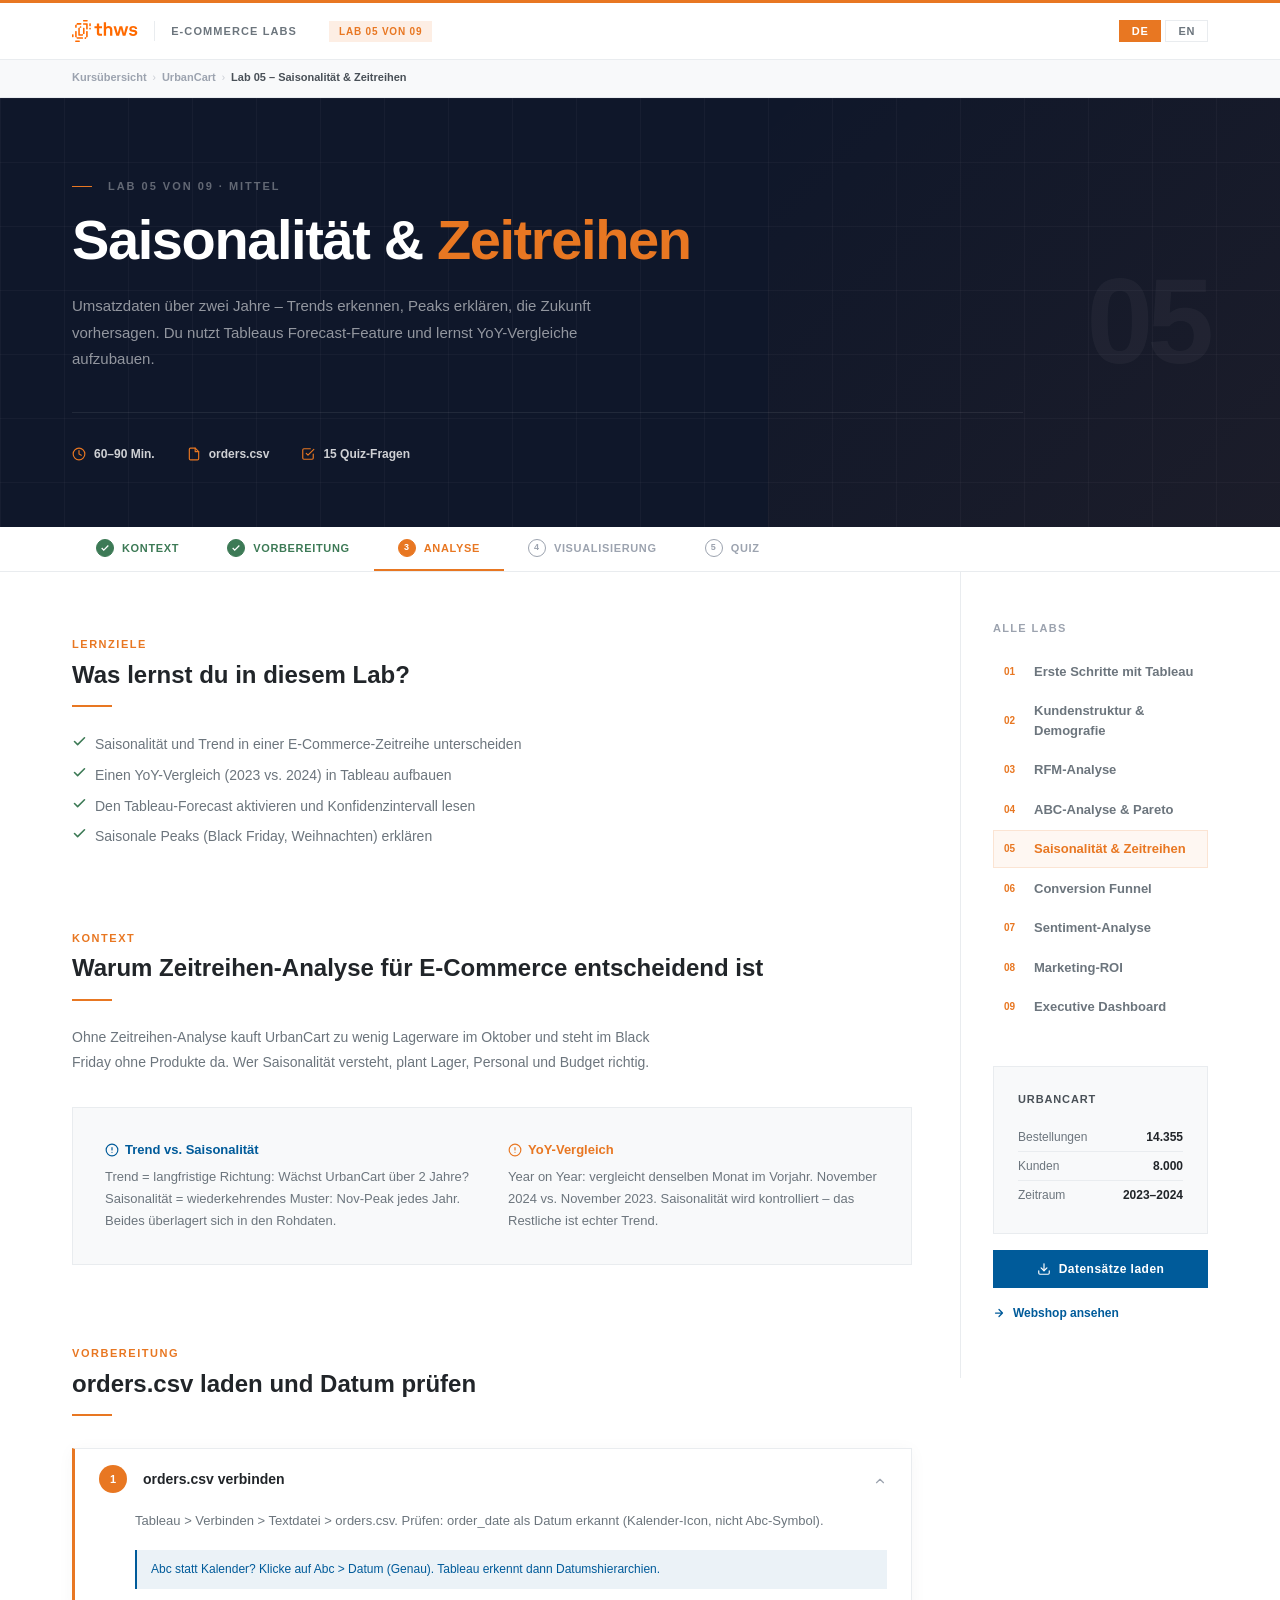
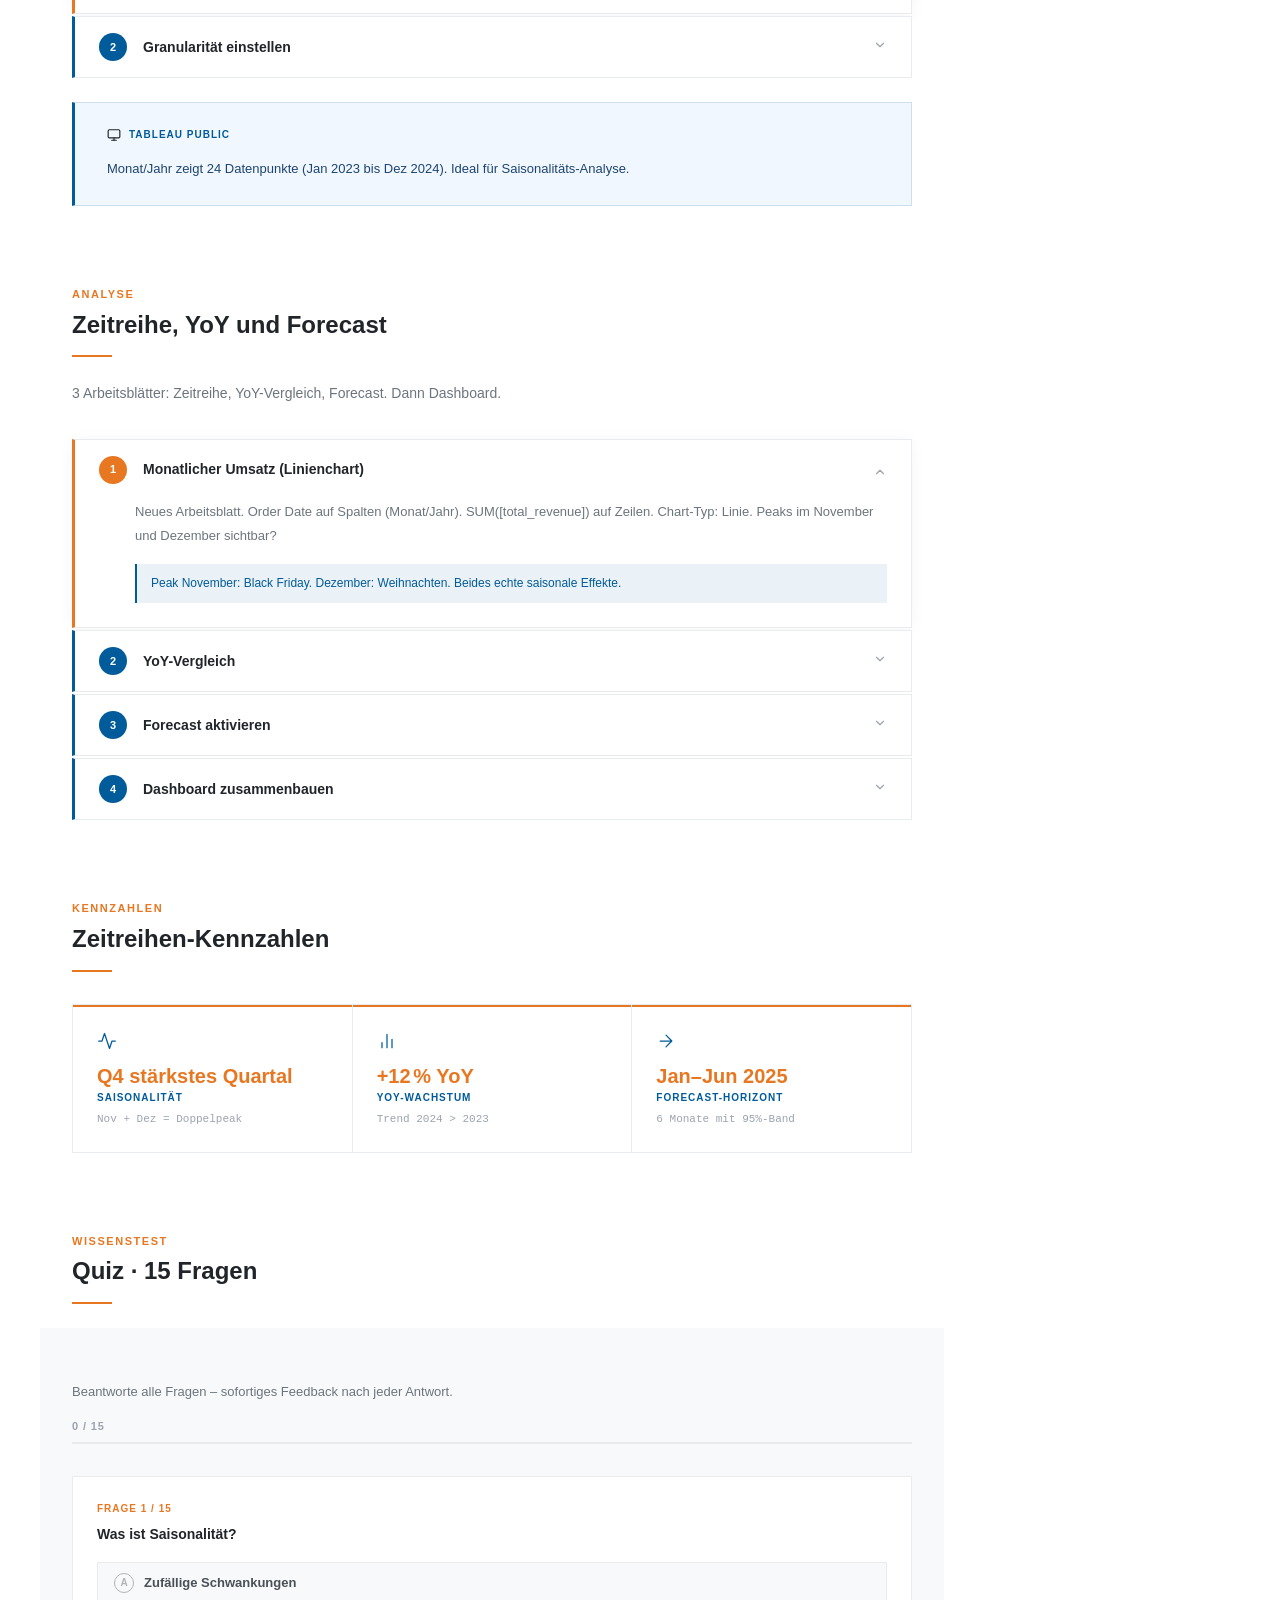
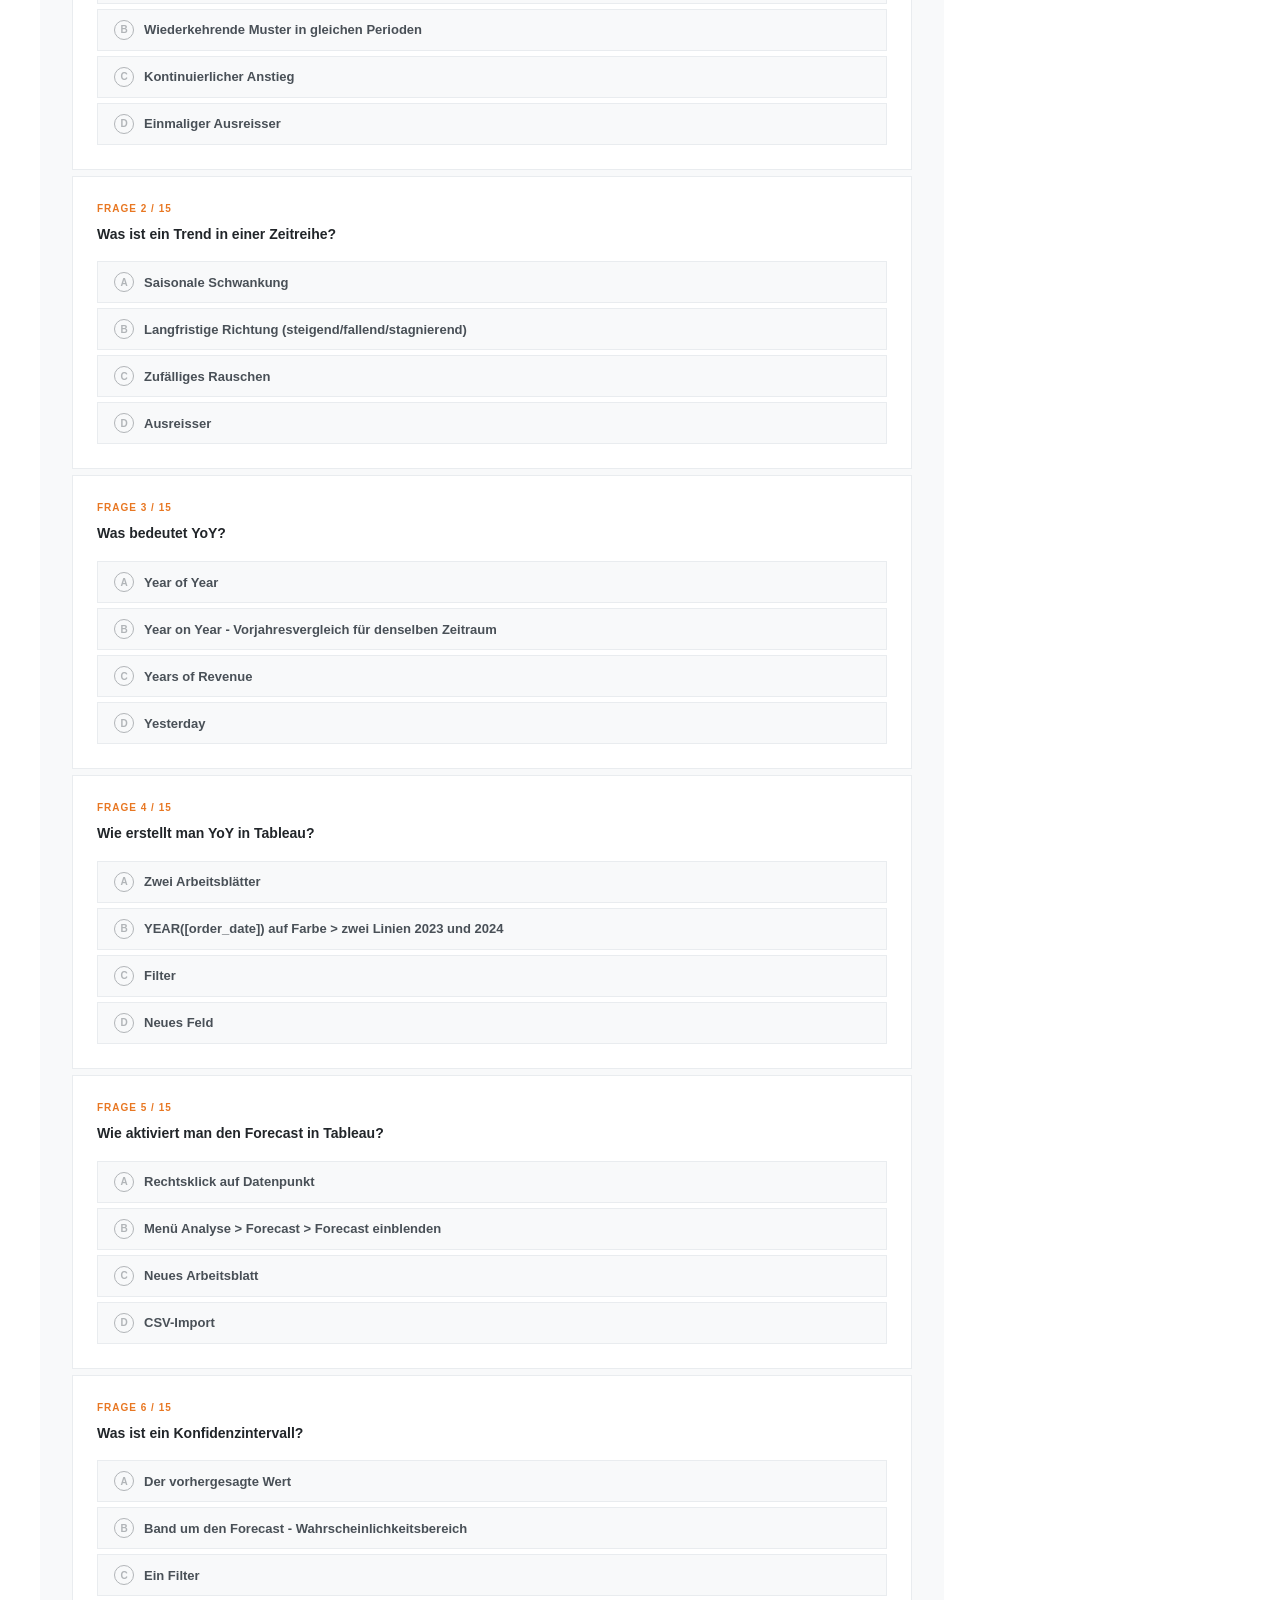
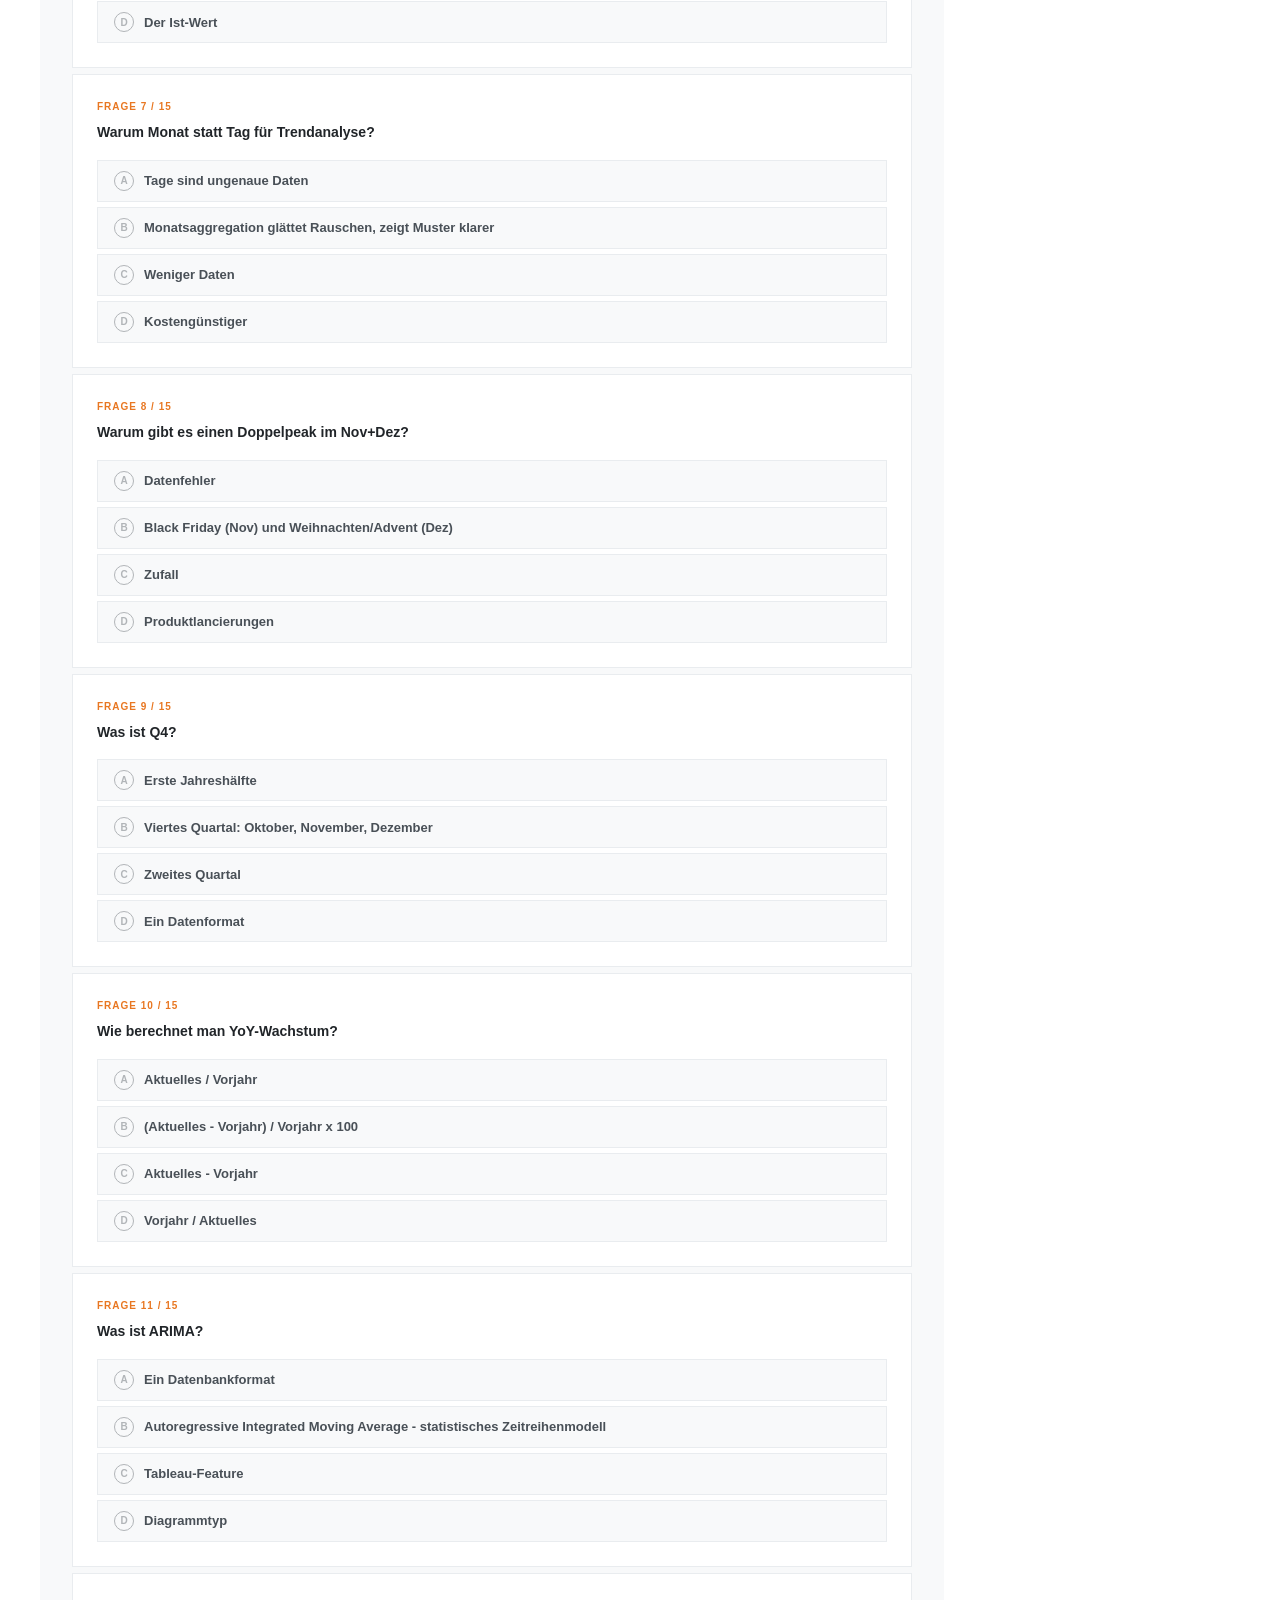
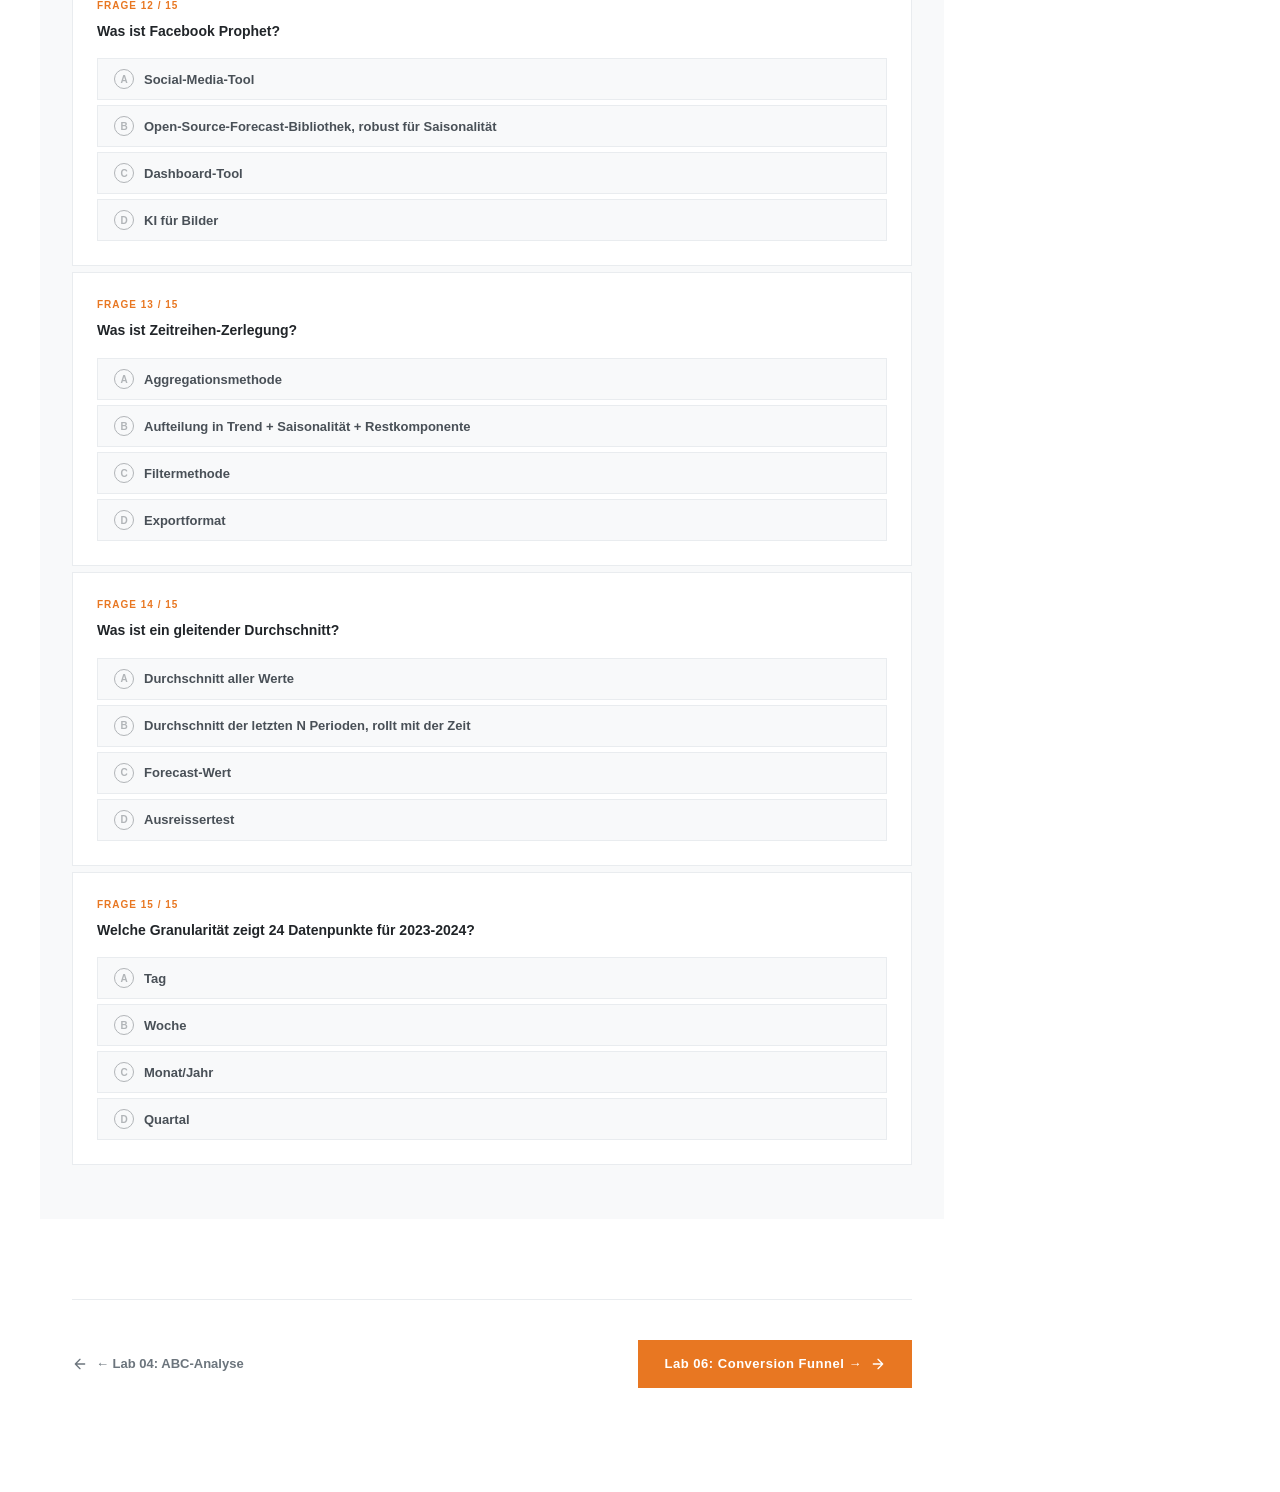
<file: lab05.html>
<!DOCTYPE html>
<html lang="de">
<head>
<meta charset="UTF-8"/>
<meta name="viewport" content="width=device-width, initial-scale=1.0"/>
<meta name="description" content="Lab 05 – Saisonalität und Zeitreihen: Schritt-für-Schritt Tableau-Anleitung mit Quiz. E-Commerce Kurs, THWS."/>
<title>Lab 05 &#8211; Saisonalität &amp; Zeitreihen &middot; E-Commerce &amp; Digitale Gesch&#228;ftsmodelle &middot; THWS</title>
<link rel="stylesheet" href="design-system.css"/>
</head>
<body>
<div class="topbar"></div>
<nav class="navbar"><div class="navbar__inner"><a href="index.html" class="navbar__logo-link"><svg class="navbar__logo" viewBox="0 0 274.3 91.2" xmlns="http://www.w3.org/2000/svg"><style>.st0{fill:#FF6A00}</style><g><g><path class="st0" d="M15,32.6h2.6c1.1,0,2-0.9,2-2v-9.1c0-1.1,0.9-2,2-2h15.6c1.1,0,2-0.9,2-2v-2.6c0-1.1-0.9-2-2-2H21.5 c-1.1,0-2,0.9-2,2v2.6c0,1.1-0.9,2-2,2H15c-1.1,0-2,0.9-2,2v9.1C13,31.7,13.9,32.6,15,32.6z"/><path class="st0" d="M63.1,0H47.5c-1.1,0-2,0.9-2,2v2.6c0,1.1,0.9,2,2,2h15.6c1.1,0,2-0.9,2-2V2C65.1,0.9,64.2,0,63.1,0z"/><path class="st0" d="M76.1,13h-2.6c-1.1,0-2,0.9-2,2v9.1c0,1.1,0.9,2,2,2h2.6c1.1,0,2-0.9,2-2V15C78.1,13.9,77.2,13,76.1,13z"/><path class="st0" d="M76.1,32.6h-2.6c-1.1,0-2,0.9-2,2v2.5c0,1.1,0.9,2,2,2h2.6c1.1,0,2-0.9,2-2v-2.6 C78.1,33.4,77.2,32.6,76.1,32.6z"/><path class="st0" d="M52.1,34.5c0-1.1-0.9-2-2-2h-2.6c-1.1,0-2,0.9-2,2v22.1c0,1.1-0.9,2-2,2h-9.1c-1.1,0-2-0.9-2-2V34.5 c0-1.1,0.9-2,2-2H37c1.1,0,2-0.9,2-2v-2.6c0-1.1-0.9-2-2-2h-2.6c-1.1,0-2,0.9-2,2v2.6c0,1.1-0.9,2-2,2H28c-1.1,0-2,0.9-2,2v28.6 c0,1.1,0.9,2,2,2h15.6c1.1,0,2-0.9,2-2v-2.6c0-1.1,0.9-2,2-2h2.6c1.1,0,2-0.9,2-2L52.1,34.5L52.1,34.5z"/><path class="st0" d="M63.1,13H47.5c-1.1,0-2,0.9-2,2v2.6c0,1.1,0.9,2,2,2h9.1c1.1,0,2,0.9,2,2v15.5c0,1.1,0.9,2,2,2h2.6 c1.1,0,2-0.9,2-2V15C65.1,13.9,64.2,13,63.1,13z"/><path class="st0" d="M63.1,45.6h-2.6c-1.1,0-2,0.9-2,2v22.1c0,1.1-0.9,2-2,2H54c-1.1,0-2,0.9-2,2v2.6c0,1.1,0.9,2,2,2h2.6 c1.1,0,2-0.9,2-2v-2.6c0-1.1,0.9-2,2-2h2.6c1.1,0,2-0.9,2-2V47.5C65.1,46.5,64.2,45.6,63.1,45.6z"/><path class="st0" d="M43.6,71.6H21.5c-1.1,0-2-0.9-2-2V47.5c0-1.1-0.9-2-2-2H15c-1.1,0-2,0.9-2,2v22.1c0,1.1,0.9,2,2,2h2.6 c1.1,0,2,0.9,2,2v2.6c0,1.1,0.9,2,2,2h22.1c1.1,0,2-0.9,2-2v-2.6C45.5,72.5,44.7,71.6,43.6,71.6z"/><path class="st0" d="M30.6,84.6H15c-1.1,0-2,0.9-2,2v2.6c0,1.1,0.9,2,2,2h15.6c1.1,0,2-0.9,2-2v-2.6 C32.5,85.5,31.7,84.6,30.6,84.6z"/><path class="st0" d="M4.6,58.6H2c-1.1,0-2,0.9-2,2v9.1c0,1.1,0.9,2,2,2h2.6c1.1,0,2-0.9,2-2v-9.1C6.5,59.5,5.6,58.6,4.6,58.6z"/></g><g><path class="st0" d="M103.1,55.2V34.5h-10v-8.4h10V14.6h9.5v11.5h11.9v8.4h-11.9v18.6c0,2.6,1,3.7,3.7,3.7h8.2v8.3h-11.4 C106.3,65.1,103.1,62.3,103.1,55.2z"/><path class="st0" d="M131.7,9.1h9.5v20c2.5-2.8,6.2-4.2,10.6-4.2c9.6,0,15.5,6.1,15.5,16.6v23.6h-9.5V42.5c0-6.1-2.9-9-7.9-9 c-5.2,0-8.6,3.7-8.6,9.3v22.3h-9.5v-56H131.7z"/><path class="st0" d="M172.1,26.1h9.9l7.6,28.4l7.6-28.4h11l7.6,28.4l7.6-28.4h9.9l-11.7,39h-11.3l-7.6-28.3l-7.6,28.3h-11.3 L172.1,26.1z"/><path class="st0" d="M236.3,53.7h9.8c0.3,3.3,3.1,4.9,7.9,4.9c4.3,0,7-1.8,7-4.7c0-2.5-1.9-3.8-5.4-4.1l-6.2-0.6 c-7.3-0.8-11.8-5.1-11.8-11.8c0-7.8,6.2-12.6,16.2-12.6c9.8,0,16.1,4.2,16.6,12.3h-9.5c-0.2-3.1-2.9-4.6-7.2-4.6 c-4.1,0-6.6,1.6-6.6,4.3c0,2.3,1.8,3.6,5.8,4.1l6.3,0.7c7.4,0.9,11.6,5.2,11.6,11.7c0,7.8-6.5,12.9-16.9,12.9 C243.1,66.3,236.7,62,236.3,53.7z"/></g></g></svg><div class="navbar__divider"></div><span class="navbar__module" data-de="E-Commerce Labs" data-en="E-Commerce Labs"></span></a><span class="navbar__badge" data-de="Lab 05 von 09" data-en="Lab 05 of 09"></span><div class="navbar__right"><button class="lang-btn is-active" onclick="setLang('de')" aria-pressed="true">DE</button><button class="lang-btn" onclick="setLang('en')" aria-pressed="false">EN</button></div></div></nav><nav class="breadcrumb"><div class="breadcrumb__inner"><div class="breadcrumb__item"><a href="index.html" data-de="Kurs&#252;bersicht" data-en="Course Overview"></a></div><span class="breadcrumb__sep">&#8250;</span><div class="breadcrumb__item"><a href="urbancart.html">UrbanCart</a></div><span class="breadcrumb__sep">&#8250;</span><div class="breadcrumb__item is-current" data-de="Lab 05 &#8211; Saisonalität &amp; Zeitreihen" data-en="Lab 05 &#8211; Seasonality &amp; Time Series"></div></div></nav>  
</div>
</div>
<header class="lab-hero"><div class="lab-hero__inner"><div><div class="lab-hero__kicker" data-de="Lab 05 von 09 &#183; Mittel" data-en="Lab 05 of 09 &#183; Intermediate"></div><h1 class="lab-hero__title"><span data-de="Saisonalität &amp;" data-en="Seasonality &amp;"></span> <em data-de="Zeitreihen" data-en="Time Series"></em></h1><p class="lab-hero__subtitle" data-de="Umsatzdaten über zwei Jahre &#8211; Trends erkennen, Peaks erklären, die Zukunft vorhersagen. Du nutzt Tableaus Forecast-Feature und lernst YoY-Vergleiche aufzubauen." data-en="Revenue data over two years &#8211; recognise trends, explain peaks, predict the future. You use Tableau's forecast function and learn to build YoY comparisons."></p><div class="lab-hero__meta"><div class="lab-hero__meta-item"><svg width="14" height="14" viewBox="0 0 24 24" fill="none" stroke="currentColor" stroke-width="2" stroke-linecap="round" stroke-linejoin="round"><circle cx="12" cy="12" r="10"/><polyline points="12 6 12 12 16 14"/></svg><span><strong>60&#8211;90 Min.</strong></span></div><div class="lab-hero__meta-item"><svg width="14" height="14" viewBox="0 0 24 24" fill="none" stroke="currentColor" stroke-width="2" stroke-linecap="round" stroke-linejoin="round"><path d="M14 2H6a2 2 0 0 0-2 2v16a2 2 0 0 0 2 2h12a2 2 0 0 0 2-2V8z"/><polyline points="14 2 14 8 20 8"/></svg><span><strong>orders.csv</strong></span></div><div class="lab-hero__meta-item"><svg width="14" height="14" viewBox="0 0 24 24" fill="none" stroke="currentColor" stroke-width="2" stroke-linecap="round" stroke-linejoin="round"><polyline points="9 11 12 14 22 4"/><path d="M21 12v7a2 2 0 0 1-2 2H5a2 2 0 0 1-2-2V5a2 2 0 0 1 2-2h11"/></svg><span><strong data-de="15 Quiz-Fragen" data-en="15 quiz questions"></strong></span></div></div></div><div class="lab-hero__num">05</div></div></header><div class="lab-progress"><div class="lab-progress__inner"><div class="prog-step is-done"><div class="prog-step__icon"><svg width="10" height="10" viewBox="0 0 24 24" fill="none" stroke="currentColor" stroke-width="3"><polyline points="20 6 9 17 4 12"/></svg></div><span data-de="Kontext" data-en="Context"></span></div><div class="prog-step is-done"><div class="prog-step__icon"><svg width="10" height="10" viewBox="0 0 24 24" fill="none" stroke="currentColor" stroke-width="3"><polyline points="20 6 9 17 4 12"/></svg></div><span data-de="Vorbereitung" data-en="Setup"></span></div><div class="prog-step is-active"><div class="prog-step__icon">3</div><span data-de="Analyse" data-en="Analysis"></span></div><div class="prog-step"><div class="prog-step__icon">4</div><span data-de="Visualisierung" data-en="Visualisation"></span></div><div class="prog-step"><div class="prog-step__icon">5</div><span data-de="Quiz" data-en="Quiz"></span></div></div></div></div><div style="max-width:1200px;margin:0 auto"><div class="lab-layout"><main class="lab-main"><section class="block sr"><div class="block__eyebrow" data-de="Lernziele" data-en="Learning Objectives"></div><h2 class="block__title" data-de="Was lernst du in diesem Lab?" data-en="What will you learn?"></h2><div class="block__rule"></div><ul style="font-size:14px;color:var(--gray-600);line-height:1.9;list-style:none;padding:0;margin-top:8px"><li style="display:flex;gap:8px;align-items:flex-start;margin-bottom:4px"><svg width="15" height="15" viewBox="0 0 24 24" fill="none" stroke="var(--green)" stroke-width="2.5" stroke-linecap="round" stroke-linejoin="round" style="flex-shrink:0;margin-top:3px"><polyline points="20 6 9 17 4 12"/></svg><span data-de="Saisonalität und Trend in einer E-Commerce-Zeitreihe unterscheiden" data-en="Distinguish seasonality and trend in an e-commerce time series"></span></li><li style="display:flex;gap:8px;align-items:flex-start;margin-bottom:4px"><svg width="15" height="15" viewBox="0 0 24 24" fill="none" stroke="var(--green)" stroke-width="2.5" stroke-linecap="round" stroke-linejoin="round" style="flex-shrink:0;margin-top:3px"><polyline points="20 6 9 17 4 12"/></svg><span data-de="Einen YoY-Vergleich (2023 vs. 2024) in Tableau aufbauen" data-en="Build a YoY comparison (2023 vs. 2024) in Tableau"></span></li><li style="display:flex;gap:8px;align-items:flex-start;margin-bottom:4px"><svg width="15" height="15" viewBox="0 0 24 24" fill="none" stroke="var(--green)" stroke-width="2.5" stroke-linecap="round" stroke-linejoin="round" style="flex-shrink:0;margin-top:3px"><polyline points="20 6 9 17 4 12"/></svg><span data-de="Den Tableau-Forecast aktivieren und Konfidenzintervall lesen" data-en="Activate the Tableau forecast and read the confidence interval"></span></li><li style="display:flex;gap:8px;align-items:flex-start;margin-bottom:4px"><svg width="15" height="15" viewBox="0 0 24 24" fill="none" stroke="var(--green)" stroke-width="2.5" stroke-linecap="round" stroke-linejoin="round" style="flex-shrink:0;margin-top:3px"><polyline points="20 6 9 17 4 12"/></svg><span data-de="Saisonale Peaks (Black Friday, Weihnachten) erklären" data-en="Explain seasonal peaks (Black Friday, Christmas)"></span></li></ul></section><section class="block sr"><div class="block__eyebrow" data-de="Kontext" data-en="Context"></div><h2 class="block__title" data-de="Warum Zeitreihen-Analyse für E-Commerce entscheidend ist" data-en="Why Time Series Analysis is Critical for E-Commerce"></h2><div class="block__rule"></div><p class="block__lead" data-de="Ohne Zeitreihen-Analyse kauft UrbanCart zu wenig Lagerware im Oktober und steht im Black Friday ohne Produkte da. Wer Saisonalität versteht, plant Lager, Personal und Budget richtig." data-en="Without time series analysis, UrbanCart buys too little stock in October and runs out on Black Friday. Understanding seasonality means planning stock, staff and budget correctly."></p><div class="concept-box sr"><div class="concept-item"><div class="concept-item__title" style="color:var(--blue)"><svg width="14" height="14" viewBox="0 0 24 24" fill="none" stroke="currentColor" stroke-width="2" stroke-linecap="round" stroke-linejoin="round"><circle cx="12" cy="12" r="10"/><line x1="12" y1="8" x2="12" y2="12"/><line x1="12" y1="16" x2="12.01" y2="16"/></svg> Trend vs. Saisonalität</div><div class="concept-item__text" data-de="Trend = langfristige Richtung: Wächst UrbanCart über 2 Jahre? Saisonalität = wiederkehrendes Muster: Nov-Peak jedes Jahr. Beides überlagert sich in den Rohdaten." data-en="Trend = long-term direction: Is UrbanCart growing over 2 years? Seasonality = recurring pattern: Nov peak every year. Both overlap in raw data."></div></div><div class="concept-item"><div class="concept-item__title" style="color:var(--orange)"><svg width="14" height="14" viewBox="0 0 24 24" fill="none" stroke="currentColor" stroke-width="2" stroke-linecap="round" stroke-linejoin="round"><circle cx="12" cy="12" r="10"/><line x1="12" y1="8" x2="12" y2="12"/><line x1="12" y1="16" x2="12.01" y2="16"/></svg> YoY-Vergleich</div><div class="concept-item__text" data-de="Year on Year: vergleicht denselben Monat im Vorjahr. November 2024 vs. November 2023. Saisonalität wird kontrolliert &#8211; das Restliche ist echter Trend." data-en="Year on Year: compares the same month in the prior year. Nov 2024 vs. Nov 2023. Seasonality is controlled &#8211; the remainder is real trend."></div></div></div></section><section class="block sr"><div class="block__eyebrow" data-de="Vorbereitung" data-en="Preparation"></div><h2 class="block__title" data-de="orders.csv laden und Datum prüfen" data-en="Load orders.csv and verify date"></h2><div class="block__rule"></div><div class="steps"><details class="step" open><summary class="step__summary"><div class="step__num">1</div><div class="step__title" data-de="orders.csv verbinden" data-en="Connect orders.csv"></div><div class="step__arrow"><svg width="14" height="14" viewBox="0 0 24 24" fill="none" stroke="currentColor" stroke-width="2" stroke-linecap="round" stroke-linejoin="round"><polyline points="6 9 12 15 18 9"/></svg></div></summary><div class="step__body"><p data-de="Tableau > Verbinden > Textdatei > orders.csv. Prüfen: order_date als Datum erkannt (Kalender-Icon, nicht Abc-Symbol)." data-en="Tableau > Connect > Text File > orders.csv. Check: order_date recognised as date (calendar icon, not Abc symbol)."></p><div class="step__tip" data-de="Abc statt Kalender? Klicke auf Abc > Datum (Genau). Tableau erkennt dann Datumshierarchien." data-en="Abc instead of calendar? Click Abc > Date (Exact). Tableau then recognises date hierarchies."></div></div></details><details class="step"><summary class="step__summary"><div class="step__num">2</div><div class="step__title" data-de="Granularität einstellen" data-en="Set granularity"></div><div class="step__arrow"><svg width="14" height="14" viewBox="0 0 24 24" fill="none" stroke="currentColor" stroke-width="2" stroke-linecap="round" stroke-linejoin="round"><polyline points="6 9 12 15 18 9"/></svg></div></summary><div class="step__body"><p data-de="Im Arbeitsblatt: Order Date auf Spalten > Rechtsklick > Monat auswählen (nicht Tag oder Jahr). Ergebnis: 24 Datenpunkte (Jan 2023 bis Dez 2024)." data-en="In worksheet: Order Date to Columns > Right-click > Select Month (not Day or Year). Result: 24 data points (Jan 2023 to Dec 2024)."></p></div></details></div><div class="tableau-box"><div class="tableau-box__header"><svg width="14" height="14" viewBox="0 0 24 24" fill="none" stroke="currentColor" stroke-width="2" stroke-linecap="round" stroke-linejoin="round"><rect x="2" y="3" width="20" height="14" rx="2"/><line x1="8" y1="21" x2="16" y2="21"/><line x1="12" y1="17" x2="12" y2="21"/></svg><span class="tableau-box__tag">Tableau Public</span></div><div class="tableau-box__body" data-de="Monat/Jahr zeigt 24 Datenpunkte (Jan 2023 bis Dez 2024). Ideal für Saisonalitäts-Analyse." data-en="Month/Year shows 24 data points (Jan 2023 to Dec 2024). Ideal for seasonality analysis."></div></div></section><section class="block sr"><div class="block__eyebrow" data-de="Analyse" data-en="Analysis"></div><h2 class="block__title" data-de="Zeitreihe, YoY und Forecast" data-en="Time series, YoY and Forecast"></h2><div class="block__rule"></div><p class="block__lead" data-de="3 Arbeitsblätter: Zeitreihe, YoY-Vergleich, Forecast. Dann Dashboard." data-en="3 worksheets: time series, YoY comparison, forecast. Then dashboard."></p><div class="steps"><details class="step" open><summary class="step__summary"><div class="step__num">1</div><div class="step__title" data-de="Monatlicher Umsatz (Linienchart)" data-en="Monthly revenue (line chart)"></div><div class="step__arrow"><svg width="14" height="14" viewBox="0 0 24 24" fill="none" stroke="currentColor" stroke-width="2" stroke-linecap="round" stroke-linejoin="round"><polyline points="6 9 12 15 18 9"/></svg></div></summary><div class="step__body"><p data-de="Neues Arbeitsblatt. Order Date auf Spalten (Monat/Jahr). SUM([total_revenue]) auf Zeilen. Chart-Typ: Linie. Peaks im November und Dezember sichtbar?" data-en="New worksheet. Order Date to Columns (Month/Year). SUM([total_revenue]) to Rows. Chart type: Line. See peaks in November and December?"></p><div class="step__tip" data-de="Peak November: Black Friday. Dezember: Weihnachten. Beides echte saisonale Effekte." data-en="Peak November: Black Friday. December: Christmas. Both real seasonal effects."></div></div></details><details class="step"><summary class="step__summary"><div class="step__num">2</div><div class="step__title" data-de="YoY-Vergleich" data-en="YoY Comparison"></div><div class="step__arrow"><svg width="14" height="14" viewBox="0 0 24 24" fill="none" stroke="currentColor" stroke-width="2" stroke-linecap="round" stroke-linejoin="round"><polyline points="6 9 12 15 18 9"/></svg></div></summary><div class="step__body"><p data-de="Neues Arbeitsblatt. Order Date auf Spalten (nur Monat 1-12). SUM([total_revenue]) auf Zeilen. YEAR([order_date]) auf Farbe > 2 Linien: 2023 (grau) und 2024 (blau)." data-en="New worksheet. Order Date to Columns (month 1-12 only). SUM([total_revenue]) to Rows. YEAR([order_date]) to Colour > 2 lines: 2023 (grey) and 2024 (blue)."></p><div class="step__tip" data-de="Liegt 2024 konsequent über 2023? Das ist echter Wachstumstrend. Gleiche Peaks = Saisonalität." data-en="Is 2024 consistently above 2023? That is real growth trend. Same peaks = seasonality."></div></div></details><details class="step"><summary class="step__summary"><div class="step__num">3</div><div class="step__title" data-de="Forecast aktivieren" data-en="Activate Forecast"></div><div class="step__arrow"><svg width="14" height="14" viewBox="0 0 24 24" fill="none" stroke="currentColor" stroke-width="2" stroke-linecap="round" stroke-linejoin="round"><polyline points="6 9 12 15 18 9"/></svg></div></summary><div class="step__body"><p data-de="Zurück zur Zeitreihe (alle 24 Monate). Menü Analyse > Prognose > Prognose einblenden. Tableau ergänzt 6 Monate (Jan-Jun 2025) als gestrichelte Linie mit Konfidenzband." data-en="Back to time series (all 24 months). Menu Analysis > Forecast > Show Forecast. Tableau adds 6 months (Jan-Jun 2025) as dashed line with confidence band."></p><div class="step__tip" data-de="Das Konfidenzband: 95% Wahrscheinlichkeit, dass der echte Wert darin liegt. Breites Band = Unsicherheit." data-en="The confidence band: 95% probability that the real value falls within it. Wide band = uncertainty."></div></div></details><details class="step"><summary class="step__summary"><div class="step__num">4</div><div class="step__title" data-de="Dashboard zusammenbauen" data-en="Assemble dashboard"></div><div class="step__arrow"><svg width="14" height="14" viewBox="0 0 24 24" fill="none" stroke="currentColor" stroke-width="2" stroke-linecap="round" stroke-linejoin="round"><polyline points="6 9 12 15 18 9"/></svg></div></summary><div class="step__body"><p data-de="Neues Dashboard. Zeitreihe oben (gross). YoY-Vergleich unten links. Forecast unten rechts. Titel: UrbanCart Sales Trend 2023-2024 + Forecast." data-en="New dashboard. Time series top (large). YoY comparison bottom-left. Forecast bottom-right. Title: UrbanCart Sales Trend 2023-2024 + Forecast."></p></div></details></div></section><section class="block sr"><div class="block__eyebrow" data-de="Kennzahlen" data-en="Key Metrics"></div><h2 class="block__title" data-de="Zeitreihen-Kennzahlen" data-en="Time Series Metrics"></h2><div class="block__rule"></div><div class="kpi-row"><div class="kpi"><svg class="kpi__icon" width="20" height="20" viewBox="0 0 24 24" fill="none" stroke="currentColor" stroke-width="1.5" stroke-linecap="round" stroke-linejoin="round"><polyline points="22 12 18 12 15 21 9 3 6 12 2 12"/></svg><div class="kpi__value" data-de="Q4 stärkstes Quartal" data-en="Q4 strongest quarter"></div><div class="kpi__label">Saisonalität</div><div class="kpi__def">Nov + Dez = Doppelpeak</div></div><div class="kpi"><svg class="kpi__icon" width="20" height="20" viewBox="0 0 24 24" fill="none" stroke="currentColor" stroke-width="1.5" stroke-linecap="round" stroke-linejoin="round"><path d="M18 20V10M12 20V4M6 20v-6"/></svg><div class="kpi__value" data-de="+12&#8239;% YoY" data-en="+12&#8239;% YoY"></div><div class="kpi__label">YoY-Wachstum</div><div class="kpi__def">Trend 2024 > 2023</div></div><div class="kpi"><svg class="kpi__icon" width="20" height="20" viewBox="0 0 24 24" fill="none" stroke="currentColor" stroke-width="1.5" stroke-linecap="round" stroke-linejoin="round"><path d="M5 12h14M12 5l7 7-7 7"/></svg><div class="kpi__value" data-de="Jan&#8211;Jun 2025" data-en="Jan&#8211;Jun 2025"></div><div class="kpi__label">Forecast-Horizont</div><div class="kpi__def">6 Monate mit 95%-Band</div></div></div></section><section class="block"><div class="block__eyebrow" data-de="Wissenstest" data-en="Knowledge Test"></div><h2 class="block__title" data-de="Quiz &middot; 15 Fragen" data-en="Quiz &middot; 15 Questions"></h2><div class="block__rule"></div><div class="quiz-section"><div class="quiz-header"><p class="quiz-header__sub" data-de="Beantworte alle Fragen &#8211; sofortiges Feedback nach jeder Antwort." data-en="Answer all questions &#8211; immediate feedback after each answer."></p><p class="quiz-progress-text" id="quiz-progress">0 / 15</p><div class="quiz-progress-bar"><div class="quiz-progress-fill" id="quiz-fill"></div></div></div><div id="quiz-questions"></div><div class="quiz-result" id="quiz-result"><div class="quiz-result__score" id="quiz-score">0</div><div class="quiz-result__of">/15</div><div class="quiz-result__label" data-de="Punkte" data-en="Points"></div><div class="quiz-result__msg" id="quiz-msg"></div><a href="lab06.html" class="quiz-result__next"><span data-de="Weiter zu Lab 06: Conversion Funnel" data-en="Continue to Lab 06: Conversion Funnel"></span><svg width="16" height="16" viewBox="0 0 24 24" fill="none" stroke="currentColor" stroke-width="2" stroke-linecap="round" stroke-linejoin="round"><path d="M5 12h14M12 5l7 7-7 7"/></svg></a><button class="quiz-result__retry" onclick="resetQuiz()"><svg width="12" height="12" viewBox="0 0 24 24" fill="none" stroke="currentColor" stroke-width="2" stroke-linecap="round" stroke-linejoin="round"><polyline points="1 4 1 10 7 10"/><path d="M3.51 15a9 9 0 1 0 .49-3.5"/></svg><span data-de="Nochmal versuchen" data-en="Try again"></span></button></div></div></section><div class="lab-nav"><a href="lab04.html" class="lab-nav__back"><svg width="16" height="16" viewBox="0 0 24 24" fill="none" stroke="currentColor" stroke-width="2" stroke-linecap="round" stroke-linejoin="round"><path d="M19 12H5M12 5l-7 7 7 7"/></svg><span data-de="&#8592; Lab 04: ABC-Analyse" data-en="&#8592; Lab 04: ABC Analysis"></span></a><a href="lab06.html" class="lab-nav__next"><span data-de="Lab 06: Conversion Funnel &#8594;" data-en="Lab 06: Conversion Funnel &#8594;"></span><svg width="16" height="16" viewBox="0 0 24 24" fill="none" stroke="currentColor" stroke-width="2" stroke-linecap="round" stroke-linejoin="round"><path d="M5 12h14M12 5l7 7-7 7"/></svg></a></div></main><aside class="lab-sidebar"><div class="sidebar-section"><div class="sidebar-title" data-de="Alle Labs" data-en="All Labs"></div><nav class="sidebar-nav"><a href="lab01.html" class="sidebar-link"><span style="font-size:10px;font-weight:800;color:var(--orange);width:22px;flex-shrink:0">01</span>Erste Schritte mit Tableau</a><a href="lab02.html" class="sidebar-link"><span style="font-size:10px;font-weight:800;color:var(--orange);width:22px;flex-shrink:0">02</span>Kundenstruktur &amp; Demografie</a><a href="lab03.html" class="sidebar-link"><span style="font-size:10px;font-weight:800;color:var(--orange);width:22px;flex-shrink:0">03</span>RFM-Analyse</a><a href="lab04.html" class="sidebar-link"><span style="font-size:10px;font-weight:800;color:var(--orange);width:22px;flex-shrink:0">04</span>ABC-Analyse &amp; Pareto</a><a href="lab05.html" class="sidebar-link is-active"><span style="font-size:10px;font-weight:800;color:var(--orange);width:22px;flex-shrink:0">05</span>Saisonalit&#228;t &amp; Zeitreihen</a><a href="lab06.html" class="sidebar-link"><span style="font-size:10px;font-weight:800;color:var(--orange);width:22px;flex-shrink:0">06</span>Conversion Funnel</a><a href="lab07.html" class="sidebar-link"><span style="font-size:10px;font-weight:800;color:var(--orange);width:22px;flex-shrink:0">07</span>Sentiment-Analyse</a><a href="lab08.html" class="sidebar-link"><span style="font-size:10px;font-weight:800;color:var(--orange);width:22px;flex-shrink:0">08</span>Marketing-ROI</a><a href="lab09.html" class="sidebar-link"><span style="font-size:10px;font-weight:800;color:var(--orange);width:22px;flex-shrink:0">09</span>Executive Dashboard</a></nav></div><div class="sidebar-section"><div class="sidebar-data-card"><div class="sidebar-data-card__title">UrbanCart</div><div class="sidebar-data-row"><span class="sidebar-data-row__label" data-de="Bestellungen" data-en="Orders"></span><span class="sidebar-data-row__value">14.355</span></div><div class="sidebar-data-row"><span class="sidebar-data-row__label" data-de="Kunden" data-en="Customers"></span><span class="sidebar-data-row__value">8.000</span></div><div class="sidebar-data-row"><span class="sidebar-data-row__label" data-de="Zeitraum" data-en="Period"></span><span class="sidebar-data-row__value">2023&#8211;2024</span></div></div><a href="https://github.com/swrobuts/e-comm/tree/main/data" target="_blank" rel="noopener" class="sidebar-download"><svg width="14" height="14" viewBox="0 0 24 24" fill="none" stroke="currentColor" stroke-width="2" stroke-linecap="round" stroke-linejoin="round"><path d="M21 15v4a2 2 0 0 1-2 2H5a2 2 0 0 1-2-2v-4"/><polyline points="7 10 12 15 17 10"/><line x1="12" y1="15" x2="12" y2="3"/></svg><span data-de="Datens&#228;tze laden" data-en="Download datasets"></span></a><a href="urbancart.html" style="display:flex;align-items:center;gap:8px;font-size:12px;font-weight:700;color:var(--blue);margin-top:8px;padding:8px 0"><svg width="12" height="12" viewBox="0 0 24 24" fill="none" stroke="currentColor" stroke-width="2.5" stroke-linecap="round" stroke-linejoin="round"><path d="M5 12h14M12 5l7 7-7 7"/></svg><span data-de="Webshop ansehen" data-en="View webshop"></span></a></div></aside></div></div>
<script>
const QUESTIONS=[{"q": {"de": "Was ist Saisonalität?", "en": "What is seasonality?"}, "opts": {"de": ["Zufällige Schwankungen", "Wiederkehrende Muster in gleichen Perioden", "Kontinuierlicher Anstieg", "Einmaliger Ausreisser"], "en": ["Random fluctuations", "Recurring patterns in the same periods", "Continuous increase", "One-time outlier"]}, "correct": 1, "explain": {"de": "Saisonalität = periodisch wiederkehrende Muster. Im E-Commerce: Black Friday, Weihnachten.", "en": "Seasonality = periodically recurring patterns. In e-commerce: Black Friday, Christmas."}}, {"q": {"de": "Was ist ein Trend in einer Zeitreihe?", "en": "What is a trend in a time series?"}, "opts": {"de": ["Saisonale Schwankung", "Langfristige Richtung (steigend/fallend/stagnierend)", "Zufälliges Rauschen", "Ausreisser"], "en": ["Seasonal fluctuation", "Long-term direction (rising/falling/stagnating)", "Random noise", "Outlier"]}, "correct": 1, "explain": {"de": "Trend = langfristige Richtung. Saisonalität = kurz- bis mittelfristiges Muster. Beides überlagert sich.", "en": "Trend = long-term direction. Seasonality = short to medium-term pattern. Both overlap."}}, {"q": {"de": "Was bedeutet YoY?", "en": "What does YoY mean?"}, "opts": {"de": ["Year of Year", "Year on Year - Vorjahresvergleich für denselben Zeitraum", "Years of Revenue", "Yesterday"], "en": ["Year of Year", "Year on Year - prior year comparison for the same period", "Years of Revenue", "Yesterday"]}, "correct": 1, "explain": {"de": "YoY vergleicht z.B. November 2024 mit November 2023. Bereinigt Saisonalität.", "en": "YoY compares e.g. November 2024 with November 2023. Removes seasonal effects."}}, {"q": {"de": "Wie erstellt man YoY in Tableau?", "en": "How to create YoY in Tableau?"}, "opts": {"de": ["Zwei Arbeitsblätter", "YEAR([order_date]) auf Farbe > zwei Linien 2023 und 2024", "Filter", "Neues Feld"], "en": ["Two worksheets", "YEAR([order_date]) to Colour > two lines 2023 and 2024", "Filter", "New field"]}, "correct": 1, "explain": {"de": "YEAR auf Farbe: Tableau erstellt automatisch zwei Linien für jedes Jahr.", "en": "YEAR to Colour: Tableau automatically creates two lines for each year."}}, {"q": {"de": "Wie aktiviert man den Forecast in Tableau?", "en": "How to activate the forecast in Tableau?"}, "opts": {"de": ["Rechtsklick auf Datenpunkt", "Menü Analyse > Forecast > Forecast einblenden", "Neues Arbeitsblatt", "CSV-Import"], "en": ["Right-click on data point", "Menu Analysis > Forecast > Show Forecast", "New worksheet", "CSV import"]}, "correct": 1, "explain": {"de": "Tableau Forecast nutzt exponentielle Glättung. Menü Analyse > Forecast > Forecast einblenden.", "en": "Tableau Forecast uses exponential smoothing. Menu Analysis > Forecast > Show Forecast."}}, {"q": {"de": "Was ist ein Konfidenzintervall?", "en": "What is a confidence interval?"}, "opts": {"de": ["Der vorhergesagte Wert", "Band um den Forecast - Wahrscheinlichkeitsbereich", "Ein Filter", "Der Ist-Wert"], "en": ["The predicted value", "Band around forecast - probability range", "A filter", "The actual value"]}, "correct": 1, "explain": {"de": "95%-Konfidenzintervall: In 95% der Fälle liegt der Istwert innerhalb dieses Bands.", "en": "95% confidence interval: In 95% of cases the actual value falls within this band."}}, {"q": {"de": "Warum Monat statt Tag für Trendanalyse?", "en": "Why month instead of day for trend analysis?"}, "opts": {"de": ["Tage sind ungenaue Daten", "Monatsaggregation glättet Rauschen, zeigt Muster klarer", "Weniger Daten", "Kostengünstiger"], "en": ["Days are inaccurate data", "Monthly aggregation smooths noise, shows patterns more clearly", "Less data", "Cheaper"]}, "correct": 1, "explain": {"de": "Tageswerte sind verrauscht (Wochentag-Effekte). Monate zeigen Saisonalität klarer.", "en": "Daily values are noisy (weekday effects). Months show seasonality more clearly."}}, {"q": {"de": "Warum gibt es einen Doppelpeak im Nov+Dez?", "en": "Why is there a double peak in Nov+Dec?"}, "opts": {"de": ["Datenfehler", "Black Friday (Nov) und Weihnachten/Advent (Dez)", "Zufall", "Produktlancierungen"], "en": ["Data error", "Black Friday (Nov) and Christmas/Advent (Dec)", "Random", "Product launches"]}, "correct": 1, "explain": {"de": "Black Friday: letzter Freitag im November. Advent/Weihnachten: Dezember. Klassischer Doppelpeak.", "en": "Black Friday: last Friday in November. Advent/Christmas: December. Classic double peak."}}, {"q": {"de": "Was ist Q4?", "en": "What is Q4?"}, "opts": {"de": ["Erste Jahreshälfte", "Viertes Quartal: Oktober, November, Dezember", "Zweites Quartal", "Ein Datenformat"], "en": ["First half of year", "Fourth quarter: October, November, December", "Second quarter", "A data format"]}, "correct": 1, "explain": {"de": "Q4 = Quartal 4 (Okt-Dez). Im E-Commerce typischerweise stärkstes Quartal.", "en": "Q4 = Quarter 4 (Oct-Dec). In e-commerce typically the strongest quarter."}}, {"q": {"de": "Wie berechnet man YoY-Wachstum?", "en": "How to calculate YoY growth?"}, "opts": {"de": ["Aktuelles / Vorjahr", "(Aktuelles - Vorjahr) / Vorjahr x 100", "Aktuelles - Vorjahr", "Vorjahr / Aktuelles"], "en": ["Current / prior year", "(Current - Prior) / Prior x 100", "Current - Prior", "Prior / Current"]}, "correct": 1, "explain": {"de": "YoY-Wachstum = (2024 - 2023) / 2023 x 100. Prozentualer Veränderungswert.", "en": "YoY growth = (2024 - 2023) / 2023 x 100. Percentage change value."}}, {"q": {"de": "Was ist ARIMA?", "en": "What is ARIMA?"}, "opts": {"de": ["Ein Datenbankformat", "Autoregressive Integrated Moving Average - statistisches Zeitreihenmodell", "Tableau-Feature", "Diagrammtyp"], "en": ["A database format", "Autoregressive Integrated Moving Average - statistical time series model", "Tableau feature", "Chart type"]}, "correct": 1, "explain": {"de": "ARIMA: Klassisches Statistikmodell für Zeitreihenforecast. In Python: statsmodels.", "en": "ARIMA: Classic statistical model for time series forecasting. In Python: statsmodels."}}, {"q": {"de": "Was ist Facebook Prophet?", "en": "What is Facebook Prophet?"}, "opts": {"de": ["Social-Media-Tool", "Open-Source-Forecast-Bibliothek, robust für Saisonalität", "Dashboard-Tool", "KI für Bilder"], "en": ["Social media tool", "Open-source forecast library, robust for seasonality", "Dashboard tool", "AI for images"]}, "correct": 1, "explain": {"de": "Prophet: von Meta entwickelt, ideal für E-Commerce-Daten mit Saisonalität. pip install prophet.", "en": "Prophet: developed by Meta, ideal for e-commerce data with seasonality. pip install prophet."}}, {"q": {"de": "Was ist Zeitreihen-Zerlegung?", "en": "What is time series decomposition?"}, "opts": {"de": ["Aggregationsmethode", "Aufteilung in Trend + Saisonalität + Restkomponente", "Filtermethode", "Exportformat"], "en": ["Aggregation method", "Decomposition into Trend + Seasonality + Residual", "Filter method", "Export format"]}, "correct": 1, "explain": {"de": "Zerlegung trennt: langfristiger Trend, saisonales Muster, zufälliges Rauschen.", "en": "Decomposition separates: long-term trend, seasonal pattern, random noise."}}, {"q": {"de": "Was ist ein gleitender Durchschnitt?", "en": "What is a moving average?"}, "opts": {"de": ["Durchschnitt aller Werte", "Durchschnitt der letzten N Perioden, rollt mit der Zeit", "Forecast-Wert", "Ausreissertest"], "en": ["Average of all values", "Average of last N periods, rolling over time", "Forecast value", "Outlier test"]}, "correct": 1, "explain": {"de": "Gleitender Durchschnitt glättet kurzfristige Schwankungen. 3M-MA = Durchschnitt letzter 3 Monate.", "en": "Moving average smooths short-term fluctuations. 3M-MA = average of last 3 months."}}, {"q": {"de": "Welche Granularität zeigt 24 Datenpunkte für 2023-2024?", "en": "Which granularity shows 24 data points for 2023-2024?"}, "opts": {"de": ["Tag", "Woche", "Monat/Jahr", "Quartal"], "en": ["Day", "Week", "Month/Year", "Quarter"]}, "correct": 2, "explain": {"de": "Monat/Jahr: Jan 2023 bis Dez 2024 = 24 Datenpunkte. Ideal für Saisonalitäts-Analyse.", "en": "Month/Year: Jan 2023 to Dec 2024 = 24 data points. Ideal for seasonality analysis."}}];

function setLang(l){document.documentElement.lang=l;document.querySelectorAll('[data-de]').forEach(el=>{const v=el.getAttribute('data-'+l);if(v!==null)el.innerHTML=v;});document.querySelectorAll('.lang-btn').forEach(b=>b.classList.toggle('is-active',b.textContent.toLowerCase()===l));localStorage.setItem('lang',l);if(typeof buildQuiz==='function')buildQuiz();}
(function(){const obs=new IntersectionObserver(entries=>entries.forEach(e=>{if(e.isIntersecting)e.target.classList.add('visible');}),{threshold:.06});document.querySelectorAll('.sr').forEach(el=>obs.observe(el));})();
function lang(){return document.documentElement.lang||'de';}
let _ans={};
function buildQuiz(){const l=lang(),c=document.getElementById('quiz-questions');if(!c)return;c.innerHTML='';_ans={};updateProgress();QUESTIONS.forEach((q,qi)=>{const d=document.createElement('div');d.className='question';d.innerHTML='<div class="question__meta"><span class="question__num">'+(l==='de'?'Frage':'Question')+' '+(qi+1)+' / 15</span></div><div class="question__text">'+q.q[l]+'</div><div class="question__opts">'+q.opts[l].map((o,oi)=>'<button class="opt" onclick="answer('+qi+','+oi+')" id="opt-'+qi+'-'+oi+'"><span class="opt__key">'+('ABCD'[oi])+'</span>'+o+'</button>').join('')+'</div><div class="feedback" id="fb-'+qi+'" style="display:none"></div>';c.appendChild(d);});}
function answer(qi,oi){if(_ans[qi]!==undefined)return;_ans[qi]=oi;const l=lang(),q=QUESTIONS[qi],ok=oi===q.correct;for(let i=0;i<4;i++){const b=document.getElementById('opt-'+qi+'-'+i);b.disabled=true;if(i===q.correct)b.classList.add('is-correct');else if(i===oi)b.classList.add('is-wrong');}const fb=document.getElementById('fb-'+qi);fb.style.display='block';fb.className='feedback '+(ok?'is-correct':'is-wrong');fb.innerHTML=(ok?'&#10003;':'&#10007;')+' '+q.explain[l];updateProgress();if(Object.keys(_ans).length===QUESTIONS.length)showResult();}
function updateProgress(){const done=Object.keys(_ans).length,pct=(done/QUESTIONS.length*100).toFixed(0);const pt=document.getElementById('quiz-progress'),pf=document.getElementById('quiz-fill');if(pt)pt.textContent=done+' / 15';if(pf)pf.style.width=pct+'%';}
function showResult(){const score=Object.entries(_ans).filter(([i,a])=>a===QUESTIONS[+i].correct).length;const l=lang(),el=document.getElementById('quiz-result');el.classList.add('is-visible');document.getElementById('quiz-score').textContent=score;document.getElementById('quiz-msg').textContent=score>=13?(l==='de'?'Ausgezeichnet!':'Excellent!'):score>=10?(l==='de'?'Gut gemacht.':'Well done.'):(l==='de'?'Nochmal!':'Try again!');}
function resetQuiz(){document.getElementById('quiz-result').classList.remove('is-visible');buildQuiz();}
(function(){const l=new URLSearchParams(location.search).get('lang')||localStorage.getItem('lang')||'de';setLang(l);})();

</script>
</body>
</html>
</file>
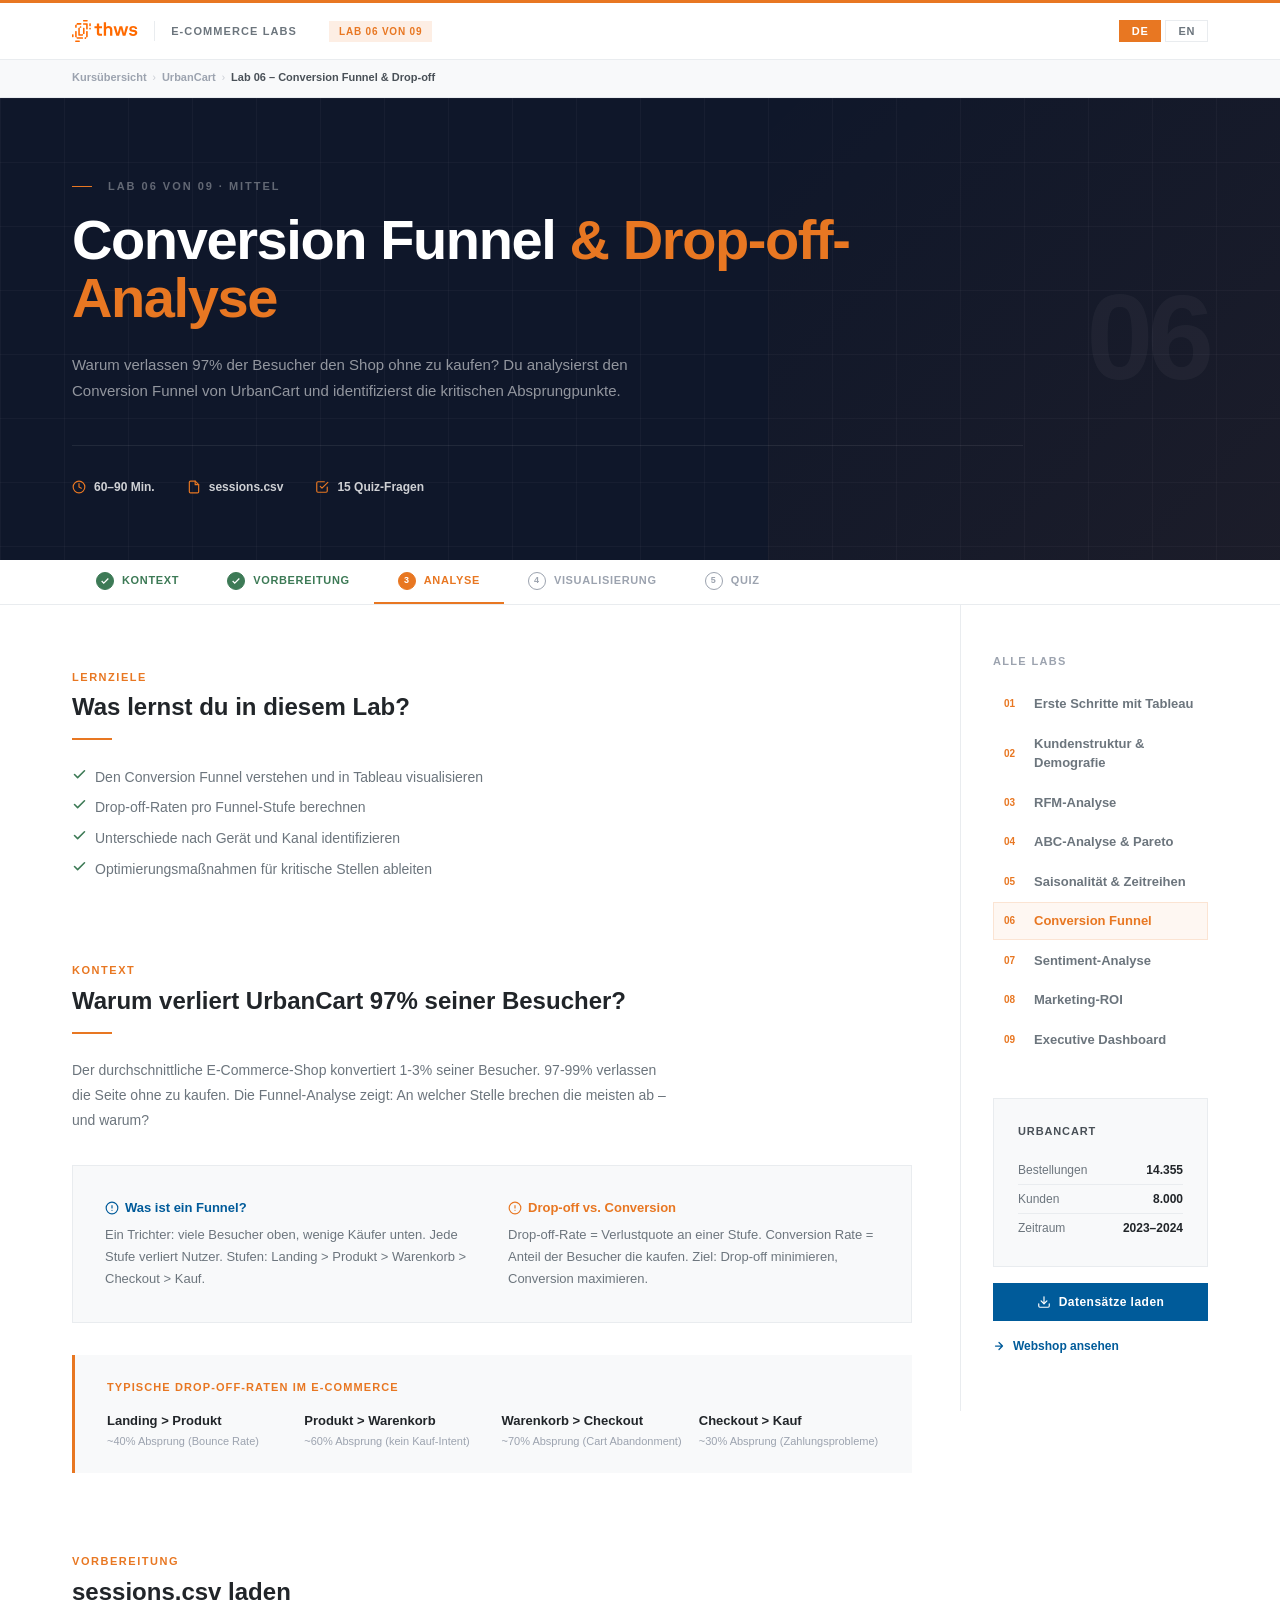
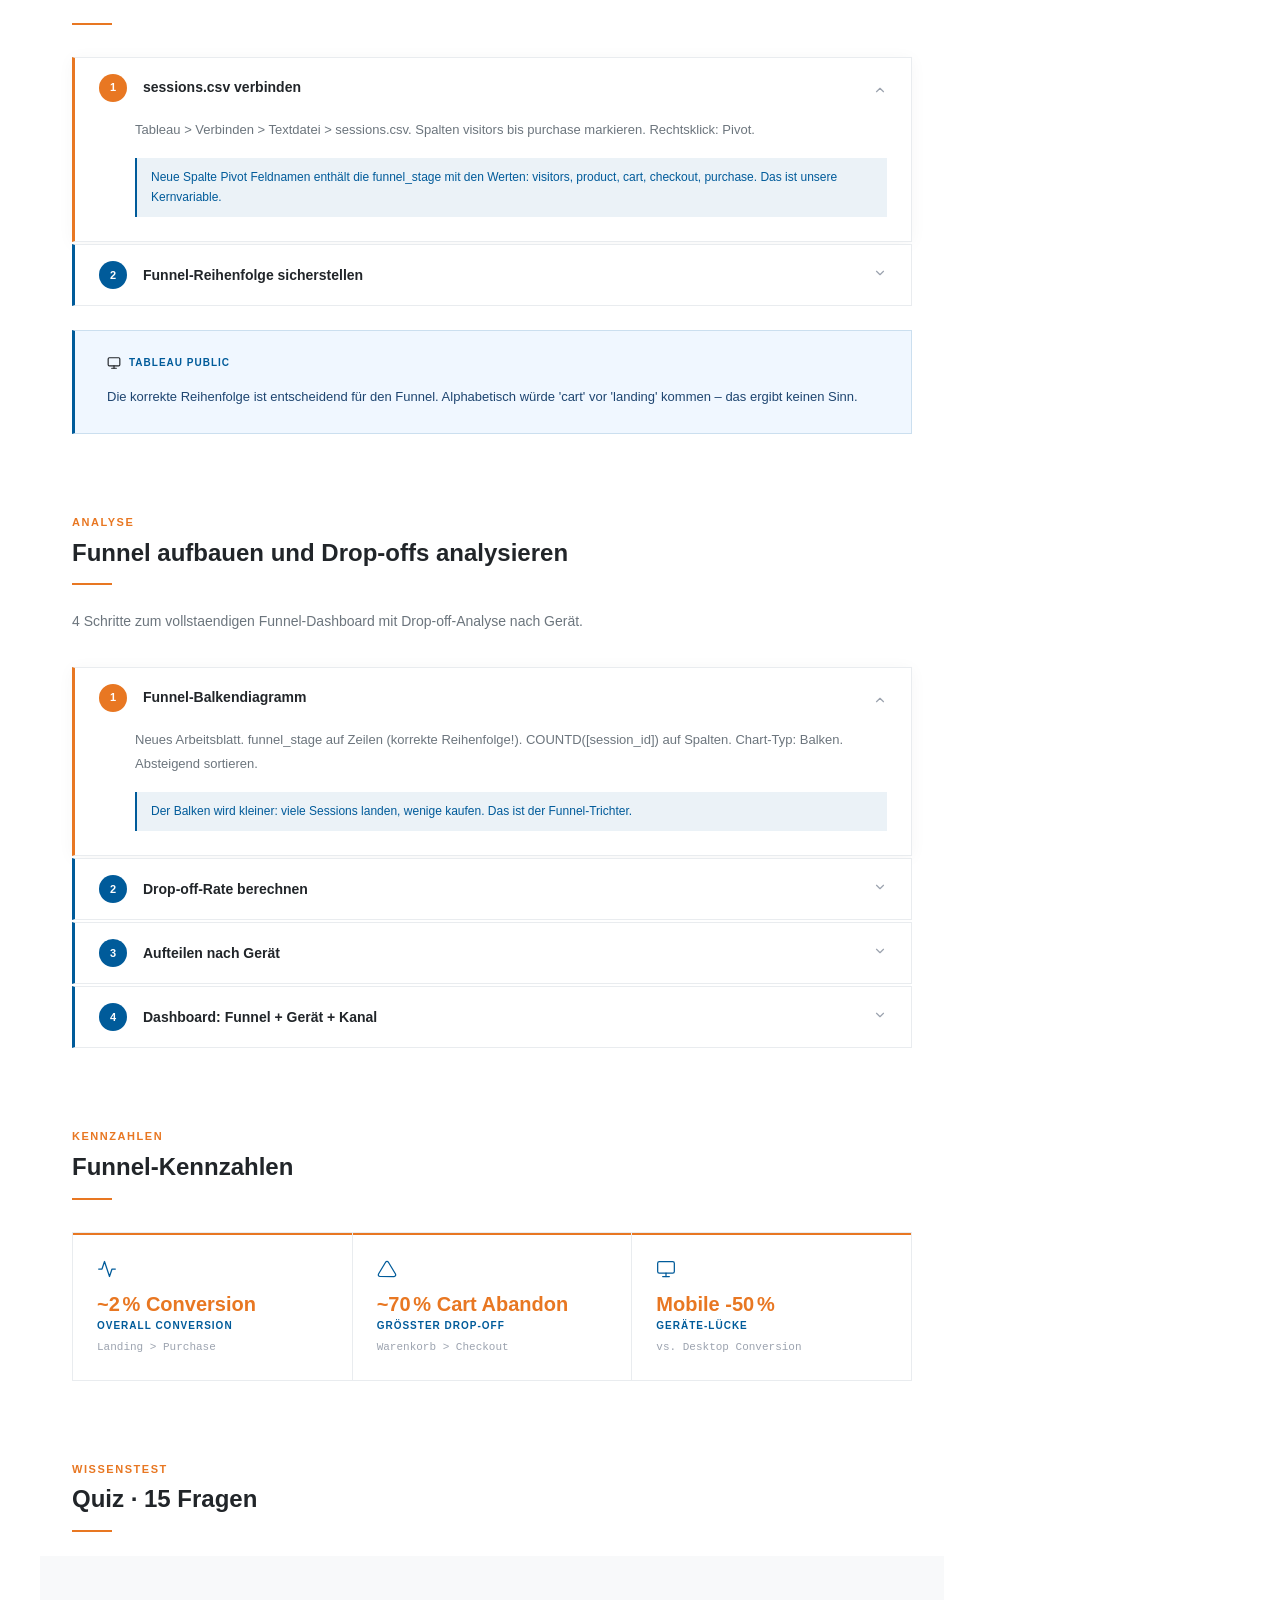
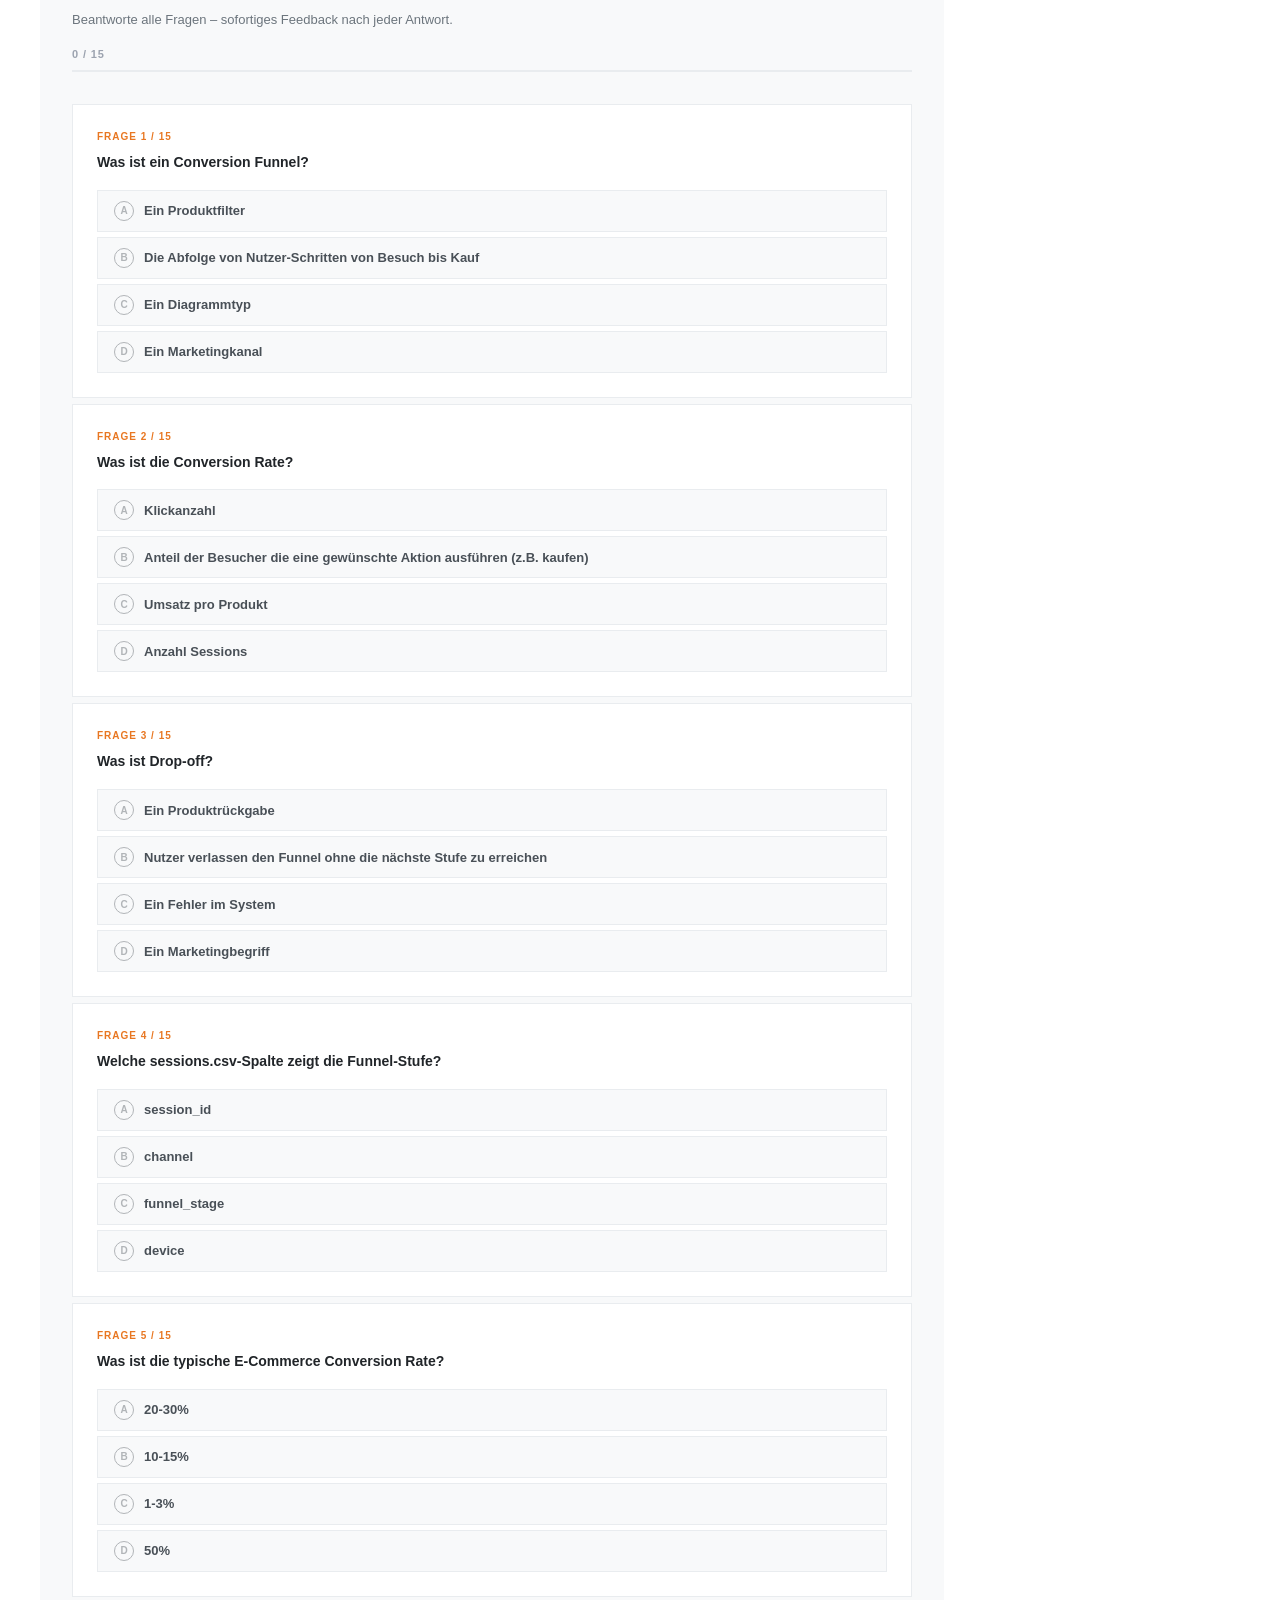
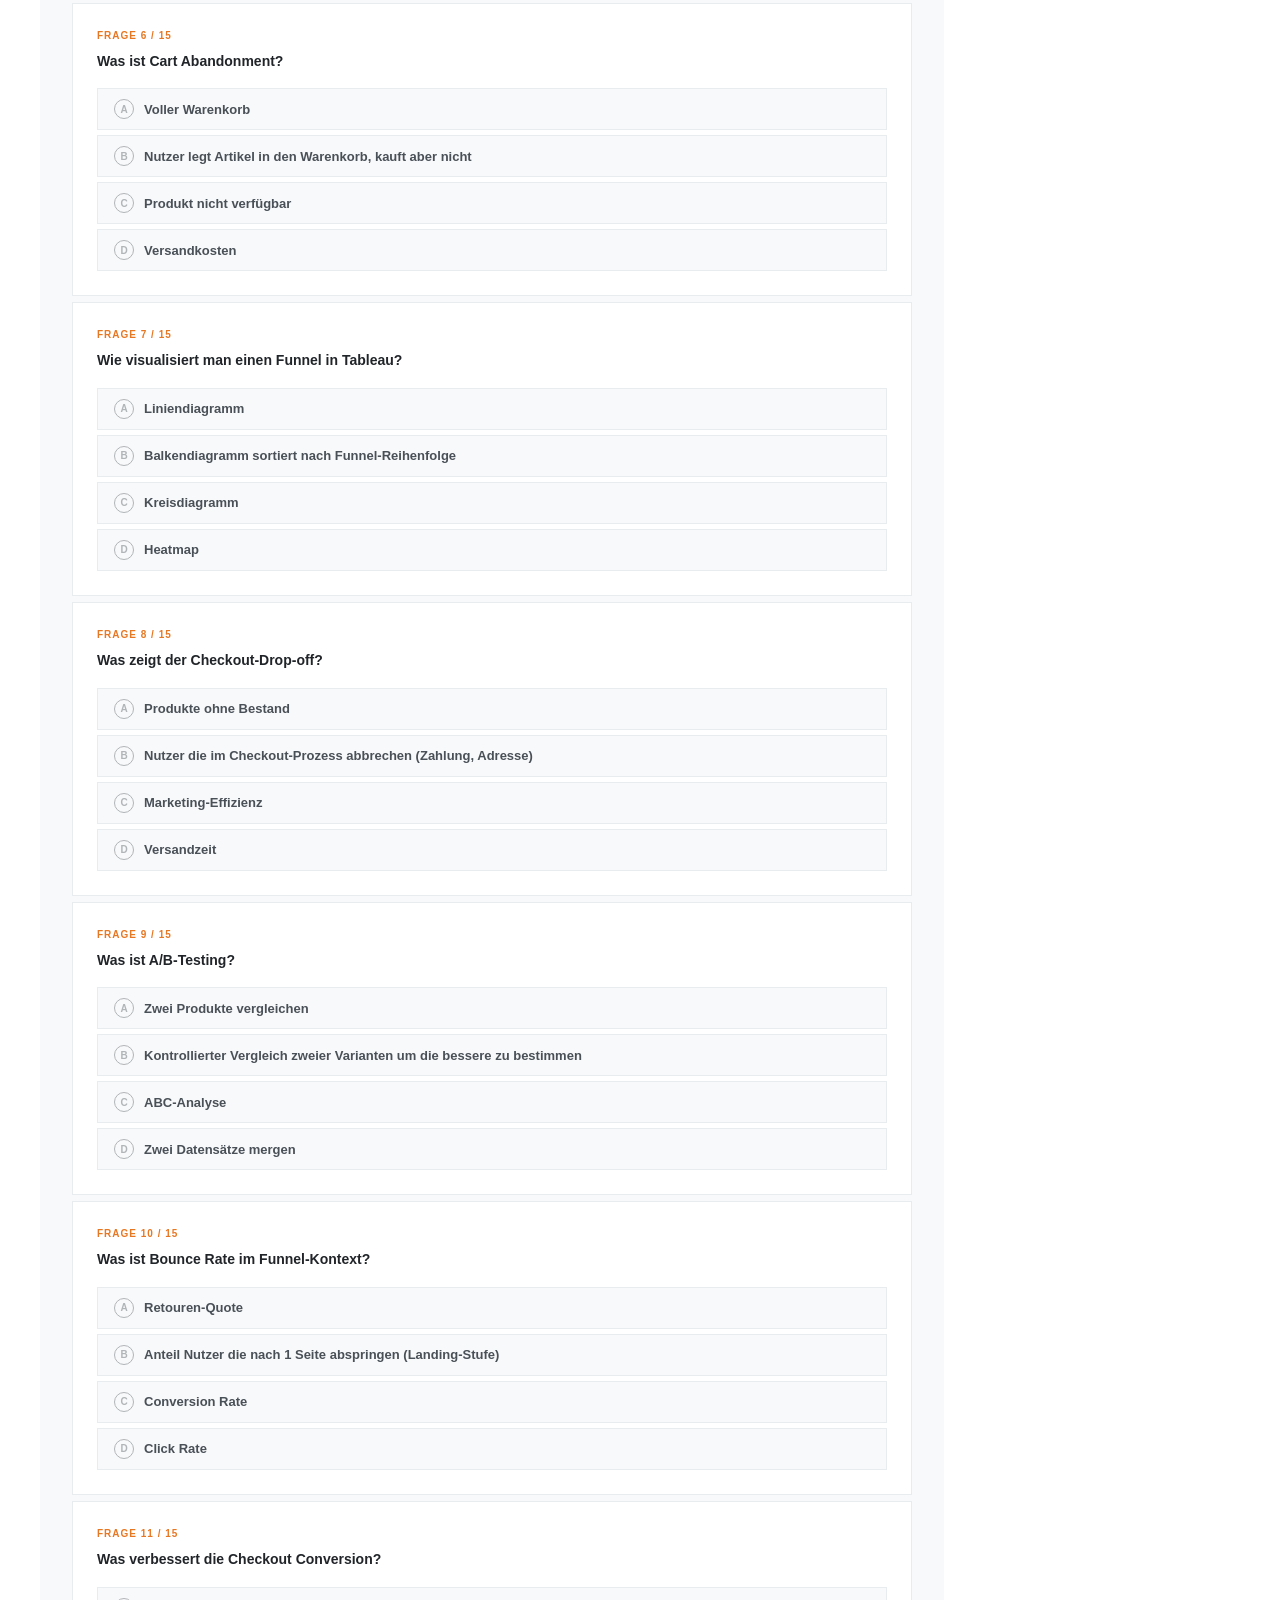
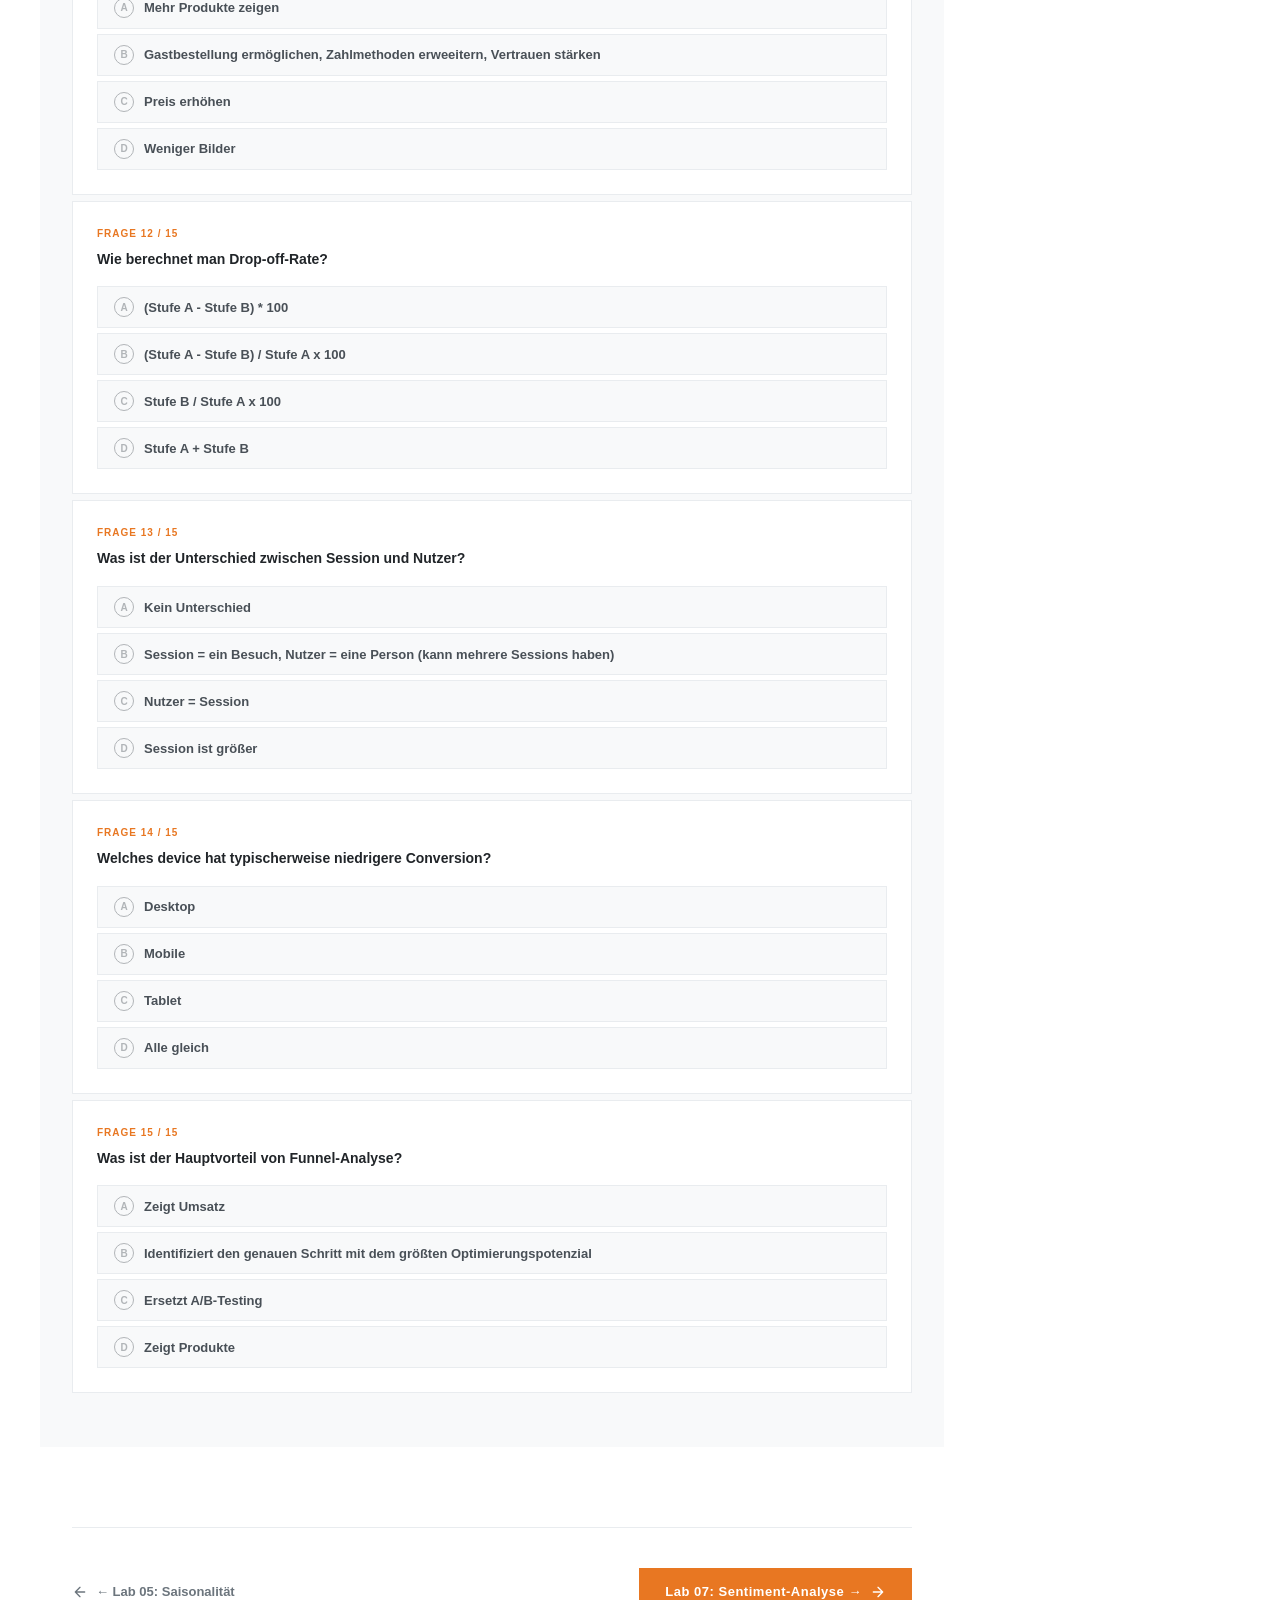
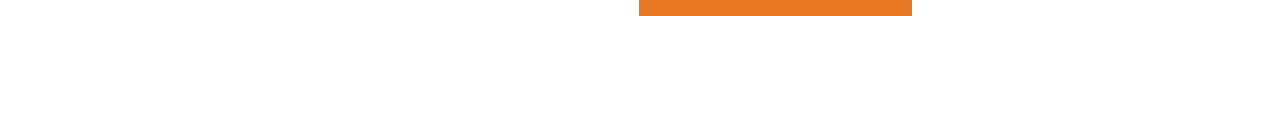
<file: lab06.html>
<!DOCTYPE html>
<html lang="de">
<head>
<meta charset="UTF-8"/>
<meta name="viewport" content="width=device-width, initial-scale=1.0"/>
<meta name="description" content="Lab 06 – Conversion Funnel: Schritt-für-Schritt Tableau-Anleitung mit Quiz. E-Commerce Kurs, THWS."/>
<title>Lab 06 &#8211; Conversion Funnel &middot; E-Commerce &amp; Digitale Gesch&#228;ftsmodelle &middot; THWS</title>
<link rel="stylesheet" href="design-system.css"/>
</head>
<body>
<div class="topbar"></div>
<nav class="navbar"><div class="navbar__inner"><a href="index.html" class="navbar__logo-link"><svg class="navbar__logo" viewBox="0 0 274.3 91.2" xmlns="http://www.w3.org/2000/svg"><style>.st0{fill:#FF6A00}</style><g><g><path class="st0" d="M15,32.6h2.6c1.1,0,2-0.9,2-2v-9.1c0-1.1,0.9-2,2-2h15.6c1.1,0,2-0.9,2-2v-2.6c0-1.1-0.9-2-2-2H21.5 c-1.1,0-2,0.9-2,2v2.6c0,1.1-0.9,2-2,2H15c-1.1,0-2,0.9-2,2v9.1C13,31.7,13.9,32.6,15,32.6z"/><path class="st0" d="M63.1,0H47.5c-1.1,0-2,0.9-2,2v2.6c0,1.1,0.9,2,2,2h15.6c1.1,0,2-0.9,2-2V2C65.1,0.9,64.2,0,63.1,0z"/><path class="st0" d="M76.1,13h-2.6c-1.1,0-2,0.9-2,2v9.1c0,1.1,0.9,2,2,2h2.6c1.1,0,2-0.9,2-2V15C78.1,13.9,77.2,13,76.1,13z"/><path class="st0" d="M76.1,32.6h-2.6c-1.1,0-2,0.9-2,2v2.5c0,1.1,0.9,2,2,2h2.6c1.1,0,2-0.9,2-2v-2.6 C78.1,33.4,77.2,32.6,76.1,32.6z"/><path class="st0" d="M52.1,34.5c0-1.1-0.9-2-2-2h-2.6c-1.1,0-2,0.9-2,2v22.1c0,1.1-0.9,2-2,2h-9.1c-1.1,0-2-0.9-2-2V34.5 c0-1.1,0.9-2,2-2H37c1.1,0,2-0.9,2-2v-2.6c0-1.1-0.9-2-2-2h-2.6c-1.1,0-2,0.9-2,2v2.6c0,1.1-0.9,2-2,2H28c-1.1,0-2,0.9-2,2v28.6 c0,1.1,0.9,2,2,2h15.6c1.1,0,2-0.9,2-2v-2.6c0-1.1,0.9-2,2-2h2.6c1.1,0,2-0.9,2-2L52.1,34.5L52.1,34.5z"/><path class="st0" d="M63.1,13H47.5c-1.1,0-2,0.9-2,2v2.6c0,1.1,0.9,2,2,2h9.1c1.1,0,2,0.9,2,2v15.5c0,1.1,0.9,2,2,2h2.6 c1.1,0,2-0.9,2-2V15C65.1,13.9,64.2,13,63.1,13z"/><path class="st0" d="M63.1,45.6h-2.6c-1.1,0-2,0.9-2,2v22.1c0,1.1-0.9,2-2,2H54c-1.1,0-2,0.9-2,2v2.6c0,1.1,0.9,2,2,2h2.6 c1.1,0,2-0.9,2-2v-2.6c0-1.1,0.9-2,2-2h2.6c1.1,0,2-0.9,2-2V47.5C65.1,46.5,64.2,45.6,63.1,45.6z"/><path class="st0" d="M43.6,71.6H21.5c-1.1,0-2-0.9-2-2V47.5c0-1.1-0.9-2-2-2H15c-1.1,0-2,0.9-2,2v22.1c0,1.1,0.9,2,2,2h2.6 c1.1,0,2,0.9,2,2v2.6c0,1.1,0.9,2,2,2h22.1c1.1,0,2-0.9,2-2v-2.6C45.5,72.5,44.7,71.6,43.6,71.6z"/><path class="st0" d="M30.6,84.6H15c-1.1,0-2,0.9-2,2v2.6c0,1.1,0.9,2,2,2h15.6c1.1,0,2-0.9,2-2v-2.6 C32.5,85.5,31.7,84.6,30.6,84.6z"/><path class="st0" d="M4.6,58.6H2c-1.1,0-2,0.9-2,2v9.1c0,1.1,0.9,2,2,2h2.6c1.1,0,2-0.9,2-2v-9.1C6.5,59.5,5.6,58.6,4.6,58.6z"/></g><g><path class="st0" d="M103.1,55.2V34.5h-10v-8.4h10V14.6h9.5v11.5h11.9v8.4h-11.9v18.6c0,2.6,1,3.7,3.7,3.7h8.2v8.3h-11.4 C106.3,65.1,103.1,62.3,103.1,55.2z"/><path class="st0" d="M131.7,9.1h9.5v20c2.5-2.8,6.2-4.2,10.6-4.2c9.6,0,15.5,6.1,15.5,16.6v23.6h-9.5V42.5c0-6.1-2.9-9-7.9-9 c-5.2,0-8.6,3.7-8.6,9.3v22.3h-9.5v-56H131.7z"/><path class="st0" d="M172.1,26.1h9.9l7.6,28.4l7.6-28.4h11l7.6,28.4l7.6-28.4h9.9l-11.7,39h-11.3l-7.6-28.3l-7.6,28.3h-11.3 L172.1,26.1z"/><path class="st0" d="M236.3,53.7h9.8c0.3,3.3,3.1,4.9,7.9,4.9c4.3,0,7-1.8,7-4.7c0-2.5-1.9-3.8-5.4-4.1l-6.2-0.6 c-7.3-0.8-11.8-5.1-11.8-11.8c0-7.8,6.2-12.6,16.2-12.6c9.8,0,16.1,4.2,16.6,12.3h-9.5c-0.2-3.1-2.9-4.6-7.2-4.6 c-4.1,0-6.6,1.6-6.6,4.3c0,2.3,1.8,3.6,5.8,4.1l6.3,0.7c7.4,0.9,11.6,5.2,11.6,11.7c0,7.8-6.5,12.9-16.9,12.9 C243.1,66.3,236.7,62,236.3,53.7z"/></g></g></svg><div class="navbar__divider"></div><span class="navbar__module" data-de="E-Commerce Labs" data-en="E-Commerce Labs"></span></a><span class="navbar__badge" data-de="Lab 06 von 09" data-en="Lab 06 of 09"></span><div class="navbar__right"><button class="lang-btn is-active" onclick="setLang('de')" aria-pressed="true">DE</button><button class="lang-btn" onclick="setLang('en')" aria-pressed="false">EN</button></div></div></nav><nav class="breadcrumb"><div class="breadcrumb__inner"><div class="breadcrumb__item"><a href="index.html" data-de="Kurs&#252;bersicht" data-en="Course Overview"></a></div><span class="breadcrumb__sep">&#8250;</span><div class="breadcrumb__item"><a href="urbancart.html">UrbanCart</a></div><span class="breadcrumb__sep">&#8250;</span><div class="breadcrumb__item is-current" data-de="Lab 06 &#8211; Conversion Funnel &amp; Drop-off" data-en="Lab 06 &#8211; Conversion Funnel &amp; Drop-off"></div></div></nav>  
</div>
</div>
<header class="lab-hero"><div class="lab-hero__inner"><div><div class="lab-hero__kicker" data-de="Lab 06 von 09 &#183; Mittel" data-en="Lab 06 of 09 &#183; Intermediate"></div><h1 class="lab-hero__title"><span data-de="Conversion Funnel" data-en="Conversion Funnel"></span> <em data-de="&amp; Drop-off-Analyse" data-en="&amp; Drop-off Analysis"></em></h1><p class="lab-hero__subtitle" data-de="Warum verlassen 97% der Besucher den Shop ohne zu kaufen? Du analysierst den Conversion Funnel von UrbanCart und identifizierst die kritischen Absprungpunkte." data-en="Why do 97% of visitors leave without buying? You analyse UrbanCart's conversion funnel and identify the critical drop-off points."></p><div class="lab-hero__meta"><div class="lab-hero__meta-item"><svg width="14" height="14" viewBox="0 0 24 24" fill="none" stroke="currentColor" stroke-width="2" stroke-linecap="round" stroke-linejoin="round"><circle cx="12" cy="12" r="10"/><polyline points="12 6 12 12 16 14"/></svg><span><strong>60&#8211;90 Min.</strong></span></div><div class="lab-hero__meta-item"><svg width="14" height="14" viewBox="0 0 24 24" fill="none" stroke="currentColor" stroke-width="2" stroke-linecap="round" stroke-linejoin="round"><path d="M14 2H6a2 2 0 0 0-2 2v16a2 2 0 0 0 2 2h12a2 2 0 0 0 2-2V8z"/><polyline points="14 2 14 8 20 8"/></svg><span><strong>sessions.csv</strong></span></div><div class="lab-hero__meta-item"><svg width="14" height="14" viewBox="0 0 24 24" fill="none" stroke="currentColor" stroke-width="2" stroke-linecap="round" stroke-linejoin="round"><polyline points="9 11 12 14 22 4"/><path d="M21 12v7a2 2 0 0 1-2 2H5a2 2 0 0 1-2-2V5a2 2 0 0 1 2-2h11"/></svg><span><strong data-de="15 Quiz-Fragen" data-en="15 quiz questions"></strong></span></div></div></div><div class="lab-hero__num">06</div></div></header><div class="lab-progress"><div class="lab-progress__inner"><div class="prog-step is-done"><div class="prog-step__icon"><svg width="10" height="10" viewBox="0 0 24 24" fill="none" stroke="currentColor" stroke-width="3"><polyline points="20 6 9 17 4 12"/></svg></div><span data-de="Kontext" data-en="Context"></span></div><div class="prog-step is-done"><div class="prog-step__icon"><svg width="10" height="10" viewBox="0 0 24 24" fill="none" stroke="currentColor" stroke-width="3"><polyline points="20 6 9 17 4 12"/></svg></div><span data-de="Vorbereitung" data-en="Setup"></span></div><div class="prog-step is-active"><div class="prog-step__icon">3</div><span data-de="Analyse" data-en="Analysis"></span></div><div class="prog-step"><div class="prog-step__icon">4</div><span data-de="Visualisierung" data-en="Visualisation"></span></div><div class="prog-step"><div class="prog-step__icon">5</div><span data-de="Quiz" data-en="Quiz"></span></div></div></div></div><div style="max-width:1200px;margin:0 auto"><div class="lab-layout"><main class="lab-main"><section class="block sr"><div class="block__eyebrow" data-de="Lernziele" data-en="Learning Objectives"></div><h2 class="block__title" data-de="Was lernst du in diesem Lab?" data-en="What will you learn?"></h2><div class="block__rule"></div><ul style="font-size:14px;color:var(--gray-600);line-height:1.9;list-style:none;padding:0;margin-top:8px"><li style="display:flex;gap:8px;align-items:flex-start;margin-bottom:4px"><svg width="15" height="15" viewBox="0 0 24 24" fill="none" stroke="var(--green)" stroke-width="2.5" stroke-linecap="round" stroke-linejoin="round" style="flex-shrink:0;margin-top:3px"><polyline points="20 6 9 17 4 12"/></svg><span data-de="Den Conversion Funnel verstehen und in Tableau visualisieren" data-en="Understand the conversion funnel and visualise it in Tableau"></span></li><li style="display:flex;gap:8px;align-items:flex-start;margin-bottom:4px"><svg width="15" height="15" viewBox="0 0 24 24" fill="none" stroke="var(--green)" stroke-width="2.5" stroke-linecap="round" stroke-linejoin="round" style="flex-shrink:0;margin-top:3px"><polyline points="20 6 9 17 4 12"/></svg><span data-de="Drop-off-Raten pro Funnel-Stufe berechnen" data-en="Calculate drop-off rates per funnel stage"></span></li><li style="display:flex;gap:8px;align-items:flex-start;margin-bottom:4px"><svg width="15" height="15" viewBox="0 0 24 24" fill="none" stroke="var(--green)" stroke-width="2.5" stroke-linecap="round" stroke-linejoin="round" style="flex-shrink:0;margin-top:3px"><polyline points="20 6 9 17 4 12"/></svg><span data-de="Unterschiede nach Gerät und Kanal identifizieren" data-en="Identify differences by device and channel"></span></li><li style="display:flex;gap:8px;align-items:flex-start;margin-bottom:4px"><svg width="15" height="15" viewBox="0 0 24 24" fill="none" stroke="var(--green)" stroke-width="2.5" stroke-linecap="round" stroke-linejoin="round" style="flex-shrink:0;margin-top:3px"><polyline points="20 6 9 17 4 12"/></svg><span data-de="Optimierungsmaßnahmen für kritische Stellen ableiten" data-en="Derive optimisation measures for critical steps"></span></li></ul></section><section class="block sr"><div class="block__eyebrow" data-de="Kontext" data-en="Context"></div><h2 class="block__title" data-de="Warum verliert UrbanCart 97% seiner Besucher?" data-en="Why does UrbanCart lose 97% of its visitors?"></h2><div class="block__rule"></div><p class="block__lead" data-de="Der durchschnittliche E-Commerce-Shop konvertiert 1-3% seiner Besucher. 97-99% verlassen die Seite ohne zu kaufen. Die Funnel-Analyse zeigt: An welcher Stelle brechen die meisten ab &#8211; und warum?" data-en="The average e-commerce shop converts 1-3% of visitors. 97-99% leave without buying. Funnel analysis shows: at which step do most drop off &#8211; and why?"></p><div class="concept-box sr"><div class="concept-item"><div class="concept-item__title" style="color:var(--blue)"><svg width="14" height="14" viewBox="0 0 24 24" fill="none" stroke="currentColor" stroke-width="2" stroke-linecap="round" stroke-linejoin="round"><circle cx="12" cy="12" r="10"/><line x1="12" y1="8" x2="12" y2="12"/><line x1="12" y1="16" x2="12.01" y2="16"/></svg> Was ist ein Funnel?</div><div class="concept-item__text" data-de="Ein Trichter: viele Besucher oben, wenige Käufer unten. Jede Stufe verliert Nutzer. Stufen: Landing > Produkt > Warenkorb > Checkout > Kauf." data-en="A funnel: many visitors at top, few buyers at bottom. Each step loses users. Stages: Landing > Product > Cart > Checkout > Purchase."></div></div><div class="concept-item"><div class="concept-item__title" style="color:var(--orange)"><svg width="14" height="14" viewBox="0 0 24 24" fill="none" stroke="currentColor" stroke-width="2" stroke-linecap="round" stroke-linejoin="round"><circle cx="12" cy="12" r="10"/><line x1="12" y1="8" x2="12" y2="12"/><line x1="12" y1="16" x2="12.01" y2="16"/></svg> Drop-off vs. Conversion</div><div class="concept-item__text" data-de="Drop-off-Rate = Verlustquote an einer Stufe. Conversion Rate = Anteil der Besucher die kaufen. Ziel: Drop-off minimieren, Conversion maximieren." data-en="Drop-off rate = loss rate at a step. Conversion rate = share of visitors who buy. Goal: minimise drop-off, maximise conversion."></div></div></div><div class="infobox sr"><div class="infobox__title" data-de="Typische Drop-off-Raten im E-Commerce" data-en="Typical Drop-off Rates in E-Commerce"></div><div class="infobox__grid"><div class="infobox__item"><div class="infobox__item__title">Landing > Produkt</div><div class="infobox__item__sub">~40% Absprung (Bounce Rate)</div></div><div class="infobox__item"><div class="infobox__item__title">Produkt > Warenkorb</div><div class="infobox__item__sub">~60% Absprung (kein Kauf-Intent)</div></div><div class="infobox__item"><div class="infobox__item__title">Warenkorb > Checkout</div><div class="infobox__item__sub">~70% Absprung (Cart Abandonment)</div></div><div class="infobox__item"><div class="infobox__item__title">Checkout > Kauf</div><div class="infobox__item__sub">~30% Absprung (Zahlungsprobleme)</div></div></div></div></section><section class="block sr"><div class="block__eyebrow" data-de="Vorbereitung" data-en="Preparation"></div><h2 class="block__title" data-de="sessions.csv laden" data-en="Load sessions.csv"></h2><div class="block__rule"></div><div class="steps"><details class="step" open><summary class="step__summary"><div class="step__num">1</div><div class="step__title" data-de="sessions.csv verbinden" data-en="Connect sessions.csv"></div><div class="step__arrow"><svg width="14" height="14" viewBox="0 0 24 24" fill="none" stroke="currentColor" stroke-width="2" stroke-linecap="round" stroke-linejoin="round"><polyline points="6 9 12 15 18 9"/></svg></div></summary><div class="step__body"><p data-de="Tableau > Verbinden > Textdatei > sessions.csv. Spalten visitors bis purchase markieren. Rechtsklick: Pivot." data-en="Tableau > Connect > Text File > sessions.csv. Mark columns visitors to purchase. Right-click: Pivot."></p><div class="step__tip" data-de="Neue Spalte Pivot Feldnamen enthält die funnel_stage mit den Werten: visitors, product, cart, checkout, purchase. Das ist unsere Kernvariable." data-en="New column contains funnel_stage: visitors, product, cart, checkout, purchase. That is our core variable."></div></div></details><details class="step"><summary class="step__summary"><div class="step__num">2</div><div class="step__title" data-de="Funnel-Reihenfolge sicherstellen" data-en="Ensure funnel order"></div><div class="step__arrow"><svg width="14" height="14" viewBox="0 0 24 24" fill="none" stroke="currentColor" stroke-width="2" stroke-linecap="round" stroke-linejoin="round"><polyline points="6 9 12 15 18 9"/></svg></div></summary><div class="step__body"><p data-de="funnel_stage ist ein Text-Feld. Tableau sortiert es alphabetisch &#8211; das ist falsch. Rechtsklick auf funnel_stage > Benutzerdefinierte Sortierung > manuell festlegen: visitors, product, cart, checkout, purchase." data-en="funnel_stage is a text field. Tableau sorts it alphabetically &#8211; that is wrong. Right-click on funnel_stage > Custom sort > set manually: visitors, product, cart, checkout, purchase."></p></div></details></div><div class="tableau-box"><div class="tableau-box__header"><svg width="14" height="14" viewBox="0 0 24 24" fill="none" stroke="currentColor" stroke-width="2" stroke-linecap="round" stroke-linejoin="round"><rect x="2" y="3" width="20" height="14" rx="2"/><line x1="8" y1="21" x2="16" y2="21"/><line x1="12" y1="17" x2="12" y2="21"/></svg><span class="tableau-box__tag">Tableau Public</span></div><div class="tableau-box__body" data-de="Die korrekte Reihenfolge ist entscheidend für den Funnel. Alphabetisch würde 'cart' vor 'landing' kommen &#8211; das ergibt keinen Sinn." data-en="Correct order is critical for the funnel. Alphabetically 'cart' would come before 'landing' &#8211; that makes no sense."></div></div></section><section class="block sr"><div class="block__eyebrow" data-de="Analyse" data-en="Analysis"></div><h2 class="block__title" data-de="Funnel aufbauen und Drop-offs analysieren" data-en="Build funnel and analyse drop-offs"></h2><div class="block__rule"></div><p class="block__lead" data-de="4 Schritte zum vollstaendigen Funnel-Dashboard mit Drop-off-Analyse nach Gerät." data-en="4 steps to a complete funnel dashboard with device-level drop-off analysis."></p><div class="steps"><details class="step" open><summary class="step__summary"><div class="step__num">1</div><div class="step__title" data-de="Funnel-Balkendiagramm" data-en="Funnel bar chart"></div><div class="step__arrow"><svg width="14" height="14" viewBox="0 0 24 24" fill="none" stroke="currentColor" stroke-width="2" stroke-linecap="round" stroke-linejoin="round"><polyline points="6 9 12 15 18 9"/></svg></div></summary><div class="step__body"><p data-de="Neues Arbeitsblatt. funnel_stage auf Zeilen (korrekte Reihenfolge!). COUNTD([session_id]) auf Spalten. Chart-Typ: Balken. Absteigend sortieren." data-en="New worksheet. funnel_stage to Rows (correct order!). COUNTD([session_id]) to Columns. Chart type: Bar. Sort descending."></p><div class="step__tip" data-de="Der Balken wird kleiner: viele Sessions landen, wenige kaufen. Das ist der Funnel-Trichter." data-en="The bar gets smaller: many sessions land, few purchase. That is the funnel."></div></div></details><details class="step"><summary class="step__summary"><div class="step__num">2</div><div class="step__title" data-de="Drop-off-Rate berechnen" data-en="Calculate drop-off rate"></div><div class="step__arrow"><svg width="14" height="14" viewBox="0 0 24 24" fill="none" stroke="currentColor" stroke-width="2" stroke-linecap="round" stroke-linejoin="round"><polyline points="6 9 12 15 18 9"/></svg></div></summary><div class="step__body"><p data-de="Berechnetes Feld: Drop-off Rate = (Vorherige Stufe - Aktuelle Stufe) / Vorherige Stufe x 100. Alternativ: Tableau Table Calculations nutzen (WINDOW_SUM)." data-en="Calculated field: Drop-off Rate = (Previous Stage - Current Stage) / Previous Stage x 100. Alternatively: use Tableau Table Calculations (WINDOW_SUM)."></p></div></details><details class="step"><summary class="step__summary"><div class="step__num">3</div><div class="step__title" data-de="Aufteilen nach Gerät" data-en="Break down by device"></div><div class="step__arrow"><svg width="14" height="14" viewBox="0 0 24 24" fill="none" stroke="currentColor" stroke-width="2" stroke-linecap="round" stroke-linejoin="round"><polyline points="6 9 12 15 18 9"/></svg></div></summary><div class="step__body"><p data-de="Neues Arbeitsblatt. device auf Farbe ziehen. Funnel nach device aufgeteilt: Wo ist Mobile schwaecher als Desktop?" data-en="New worksheet. Drag device to Colour. Funnel split by device: where is Mobile weaker than Desktop?"></p><div class="step__tip" data-de="Mobile zeigt typischerweise schlechtere Conversion im Checkout-Schritt: kleinerer Screen, schwierigere Eingabe." data-en="Mobile typically shows worse conversion at checkout: smaller screen, harder data entry."></div></div></details><details class="step"><summary class="step__summary"><div class="step__num">4</div><div class="step__title" data-de="Dashboard: Funnel + Gerät + Kanal" data-en="Dashboard: Funnel + Device + Channel"></div><div class="step__arrow"><svg width="14" height="14" viewBox="0 0 24 24" fill="none" stroke="currentColor" stroke-width="2" stroke-linecap="round" stroke-linejoin="round"><polyline points="6 9 12 15 18 9"/></svg></div></summary><div class="step__body"><p data-de="Neues Dashboard. Hauptfunnel gross oben. Geräte-Vergleich unten links. Kanal-Vergleich unten rechts. Titel: UrbanCart Conversion Funnel Analysis." data-en="New dashboard. Main funnel large at top. Device comparison bottom-left. Channel comparison bottom-right. Title: UrbanCart Conversion Funnel Analysis."></p></div></details></div></section><section class="block sr"><div class="block__eyebrow" data-de="Kennzahlen" data-en="Key Metrics"></div><h2 class="block__title" data-de="Funnel-Kennzahlen" data-en="Funnel Metrics"></h2><div class="block__rule"></div><div class="kpi-row"><div class="kpi"><svg class="kpi__icon" width="20" height="20" viewBox="0 0 24 24" fill="none" stroke="currentColor" stroke-width="1.5" stroke-linecap="round" stroke-linejoin="round"><path d="M22 12h-4l-3 9L9 3l-3 9H2"/></svg><div class="kpi__value" data-de="~2&#8239;% Conversion" data-en="~2&#8239;% Conversion"></div><div class="kpi__label">Overall Conversion</div><div class="kpi__def">Landing > Purchase</div></div><div class="kpi"><svg class="kpi__icon" width="20" height="20" viewBox="0 0 24 24" fill="none" stroke="currentColor" stroke-width="1.5" stroke-linecap="round" stroke-linejoin="round"><path d="M10.29 3.86L1.82 18a2 2 0 0 0 1.71 3h16.94a2 2 0 0 0 1.71-3L13.71 3.86a2 2 0 0 0-3.42 0z"/></svg><div class="kpi__value" data-de="~70&#8239;% Cart Abandon" data-en="~70&#8239;% Cart Abandon"></div><div class="kpi__label">Größter Drop-off</div><div class="kpi__def">Warenkorb > Checkout</div></div><div class="kpi"><svg class="kpi__icon" width="20" height="20" viewBox="0 0 24 24" fill="none" stroke="currentColor" stroke-width="1.5" stroke-linecap="round" stroke-linejoin="round"><rect x="2" y="3" width="20" height="14" rx="2"/><line x1="8" y1="21" x2="16" y2="21"/><line x1="12" y1="17" x2="12" y2="21"/></svg><div class="kpi__value" data-de="Mobile -50&#8239;%" data-en="Mobile -50&#8239;%"></div><div class="kpi__label">Geräte-Lücke</div><div class="kpi__def">vs. Desktop Conversion</div></div></div></section><section class="block"><div class="block__eyebrow" data-de="Wissenstest" data-en="Knowledge Test"></div><h2 class="block__title" data-de="Quiz &middot; 15 Fragen" data-en="Quiz &middot; 15 Questions"></h2><div class="block__rule"></div><div class="quiz-section"><div class="quiz-header"><p class="quiz-header__sub" data-de="Beantworte alle Fragen &#8211; sofortiges Feedback nach jeder Antwort." data-en="Answer all questions &#8211; immediate feedback after each answer."></p><p class="quiz-progress-text" id="quiz-progress">0 / 15</p><div class="quiz-progress-bar"><div class="quiz-progress-fill" id="quiz-fill"></div></div></div><div id="quiz-questions"></div><div class="quiz-result" id="quiz-result"><div class="quiz-result__score" id="quiz-score">0</div><div class="quiz-result__of">/15</div><div class="quiz-result__label" data-de="Punkte" data-en="Points"></div><div class="quiz-result__msg" id="quiz-msg"></div><a href="lab07.html" class="quiz-result__next"><span data-de="Weiter zu Lab 07: Sentiment-Analyse" data-en="Continue to Lab 07: Sentiment Analysis"></span><svg width="16" height="16" viewBox="0 0 24 24" fill="none" stroke="currentColor" stroke-width="2" stroke-linecap="round" stroke-linejoin="round"><path d="M5 12h14M12 5l7 7-7 7"/></svg></a><button class="quiz-result__retry" onclick="resetQuiz()"><svg width="12" height="12" viewBox="0 0 24 24" fill="none" stroke="currentColor" stroke-width="2" stroke-linecap="round" stroke-linejoin="round"><polyline points="1 4 1 10 7 10"/><path d="M3.51 15a9 9 0 1 0 .49-3.5"/></svg><span data-de="Nochmal versuchen" data-en="Try again"></span></button></div></div></section><div class="lab-nav"><a href="lab05.html" class="lab-nav__back"><svg width="16" height="16" viewBox="0 0 24 24" fill="none" stroke="currentColor" stroke-width="2" stroke-linecap="round" stroke-linejoin="round"><path d="M19 12H5M12 5l-7 7 7 7"/></svg><span data-de="&#8592; Lab 05: Saisonalität" data-en="&#8592; Lab 05: Seasonality"></span></a><a href="lab07.html" class="lab-nav__next"><span data-de="Lab 07: Sentiment-Analyse &#8594;" data-en="Lab 07: Sentiment Analysis &#8594;"></span><svg width="16" height="16" viewBox="0 0 24 24" fill="none" stroke="currentColor" stroke-width="2" stroke-linecap="round" stroke-linejoin="round"><path d="M5 12h14M12 5l7 7-7 7"/></svg></a></div></main><aside class="lab-sidebar"><div class="sidebar-section"><div class="sidebar-title" data-de="Alle Labs" data-en="All Labs"></div><nav class="sidebar-nav"><a href="lab01.html" class="sidebar-link"><span style="font-size:10px;font-weight:800;color:var(--orange);width:22px;flex-shrink:0">01</span>Erste Schritte mit Tableau</a><a href="lab02.html" class="sidebar-link"><span style="font-size:10px;font-weight:800;color:var(--orange);width:22px;flex-shrink:0">02</span>Kundenstruktur &amp; Demografie</a><a href="lab03.html" class="sidebar-link"><span style="font-size:10px;font-weight:800;color:var(--orange);width:22px;flex-shrink:0">03</span>RFM-Analyse</a><a href="lab04.html" class="sidebar-link"><span style="font-size:10px;font-weight:800;color:var(--orange);width:22px;flex-shrink:0">04</span>ABC-Analyse &amp; Pareto</a><a href="lab05.html" class="sidebar-link"><span style="font-size:10px;font-weight:800;color:var(--orange);width:22px;flex-shrink:0">05</span>Saisonalit&#228;t &amp; Zeitreihen</a><a href="lab06.html" class="sidebar-link is-active"><span style="font-size:10px;font-weight:800;color:var(--orange);width:22px;flex-shrink:0">06</span>Conversion Funnel</a><a href="lab07.html" class="sidebar-link"><span style="font-size:10px;font-weight:800;color:var(--orange);width:22px;flex-shrink:0">07</span>Sentiment-Analyse</a><a href="lab08.html" class="sidebar-link"><span style="font-size:10px;font-weight:800;color:var(--orange);width:22px;flex-shrink:0">08</span>Marketing-ROI</a><a href="lab09.html" class="sidebar-link"><span style="font-size:10px;font-weight:800;color:var(--orange);width:22px;flex-shrink:0">09</span>Executive Dashboard</a></nav></div><div class="sidebar-section"><div class="sidebar-data-card"><div class="sidebar-data-card__title">UrbanCart</div><div class="sidebar-data-row"><span class="sidebar-data-row__label" data-de="Bestellungen" data-en="Orders"></span><span class="sidebar-data-row__value">14.355</span></div><div class="sidebar-data-row"><span class="sidebar-data-row__label" data-de="Kunden" data-en="Customers"></span><span class="sidebar-data-row__value">8.000</span></div><div class="sidebar-data-row"><span class="sidebar-data-row__label" data-de="Zeitraum" data-en="Period"></span><span class="sidebar-data-row__value">2023&#8211;2024</span></div></div><a href="https://github.com/swrobuts/e-comm/tree/main/data" target="_blank" rel="noopener" class="sidebar-download"><svg width="14" height="14" viewBox="0 0 24 24" fill="none" stroke="currentColor" stroke-width="2" stroke-linecap="round" stroke-linejoin="round"><path d="M21 15v4a2 2 0 0 1-2 2H5a2 2 0 0 1-2-2v-4"/><polyline points="7 10 12 15 17 10"/><line x1="12" y1="15" x2="12" y2="3"/></svg><span data-de="Datens&#228;tze laden" data-en="Download datasets"></span></a><a href="urbancart.html" style="display:flex;align-items:center;gap:8px;font-size:12px;font-weight:700;color:var(--blue);margin-top:8px;padding:8px 0"><svg width="12" height="12" viewBox="0 0 24 24" fill="none" stroke="currentColor" stroke-width="2.5" stroke-linecap="round" stroke-linejoin="round"><path d="M5 12h14M12 5l7 7-7 7"/></svg><span data-de="Webshop ansehen" data-en="View webshop"></span></a></div></aside></div></div>
<script>
const QUESTIONS=[{"q": {"de": "Was ist ein Conversion Funnel?", "en": "What is a conversion funnel?"}, "opts": {"de": ["Ein Produktfilter", "Die Abfolge von Nutzer-Schritten von Besuch bis Kauf", "Ein Diagrammtyp", "Ein Marketingkanal"], "en": ["A product filter", "The sequence of user steps from visit to purchase", "A chart type", "A marketing channel"]}, "correct": 1, "explain": {"de": "Funnel = Trichter. Jede Stufe verliert Nutzer. Analyse zeigt wo und warum.", "en": "Funnel = funnel. Each step loses users. Analysis shows where and why."}}, {"q": {"de": "Was ist die Conversion Rate?", "en": "What is the conversion rate?"}, "opts": {"de": ["Klickanzahl", "Anteil der Besucher die eine gewünschte Aktion ausführen (z.B. kaufen)", "Umsatz pro Produkt", "Anzahl Sessions"], "en": ["Click count", "Share of visitors who complete a desired action (e.g. purchase)", "Revenue per product", "Number of sessions"]}, "correct": 1, "explain": {"de": "Conversion Rate = Käufer / Besucher x 100. E-Commerce-Durchschnitt: 1-3%.", "en": "Conversion Rate = buyers / visitors x 100. E-commerce average: 1-3%."}}, {"q": {"de": "Was ist Drop-off?", "en": "What is drop-off?"}, "opts": {"de": ["Ein Produktrückgabe", "Nutzer verlassen den Funnel ohne die nächste Stufe zu erreichen", "Ein Fehler im System", "Ein Marketingbegriff"], "en": ["A product return", "Users leaving the funnel without reaching the next step", "A system error", "A marketing term"]}, "correct": 1, "explain": {"de": "Drop-off = Absprung an einer Funnel-Stufe. Hoher Drop-off = Problem auf dieser Seite.", "en": "Drop-off = abandonment at a funnel step. High drop-off = problem on that page."}}, {"q": {"de": "Welche sessions.csv-Spalte zeigt die Funnel-Stufe?", "en": "Which sessions.csv column shows the funnel stage?"}, "opts": {"de": ["session_id", "channel", "funnel_stage", "device"], "en": ["session_id", "channel", "funnel_stage", "device"]}, "correct": 2, "explain": {"de": "funnel_stage enthält: landing, product, cart, checkout, purchase.", "en": "funnel_stage contains: landing, product, cart, checkout, purchase."}}, {"q": {"de": "Was ist die typische E-Commerce Conversion Rate?", "en": "What is the typical e-commerce conversion rate?"}, "opts": {"de": ["20-30%", "10-15%", "1-3%", "50%"], "en": ["20-30%", "10-15%", "1-3%", "50%"]}, "correct": 2, "explain": {"de": "Durchschnitt E-Commerce: 1-3%. Alles darüber ist sehr gut. Mobile oft weniger als Desktop.", "en": "E-commerce average: 1-3%. Anything above is very good. Mobile often less than desktop."}}, {"q": {"de": "Was ist Cart Abandonment?", "en": "What is cart abandonment?"}, "opts": {"de": ["Voller Warenkorb", "Nutzer legt Artikel in den Warenkorb, kauft aber nicht", "Produkt nicht verfügbar", "Versandkosten"], "en": ["Full shopping cart", "User adds items to cart but does not purchase", "Product unavailable", "Shipping costs"]}, "correct": 1, "explain": {"de": "Cart Abandonment Rate ca. 70-80%. Häufige Gründe: unerwartete Kosten, Registrierungspflicht.", "en": "Cart abandonment rate approx. 70-80%. Common reasons: unexpected costs, forced registration."}}, {"q": {"de": "Wie visualisiert man einen Funnel in Tableau?", "en": "How to visualise a funnel in Tableau?"}, "opts": {"de": ["Liniendiagramm", "Balkendiagramm sortiert nach Funnel-Reihenfolge", "Kreisdiagramm", "Heatmap"], "en": ["Line chart", "Bar chart sorted by funnel order", "Pie chart", "Heatmap"]}, "correct": 1, "explain": {"de": "Funnel in Tableau: Balken mit funnel_stage auf Zeilen (richtige Reihenfolge!), COUNTD sessions auf Spalten.", "en": "Funnel in Tableau: Bar chart with funnel_stage on Rows (correct order!), COUNTD sessions on Columns."}}, {"q": {"de": "Was zeigt der Checkout-Drop-off?", "en": "What does the checkout drop-off show?"}, "opts": {"de": ["Produkte ohne Bestand", "Nutzer die im Checkout-Prozess abbrechen (Zahlung, Adresse)", "Marketing-Effizienz", "Versandzeit"], "en": ["Products out of stock", "Users abandoning during checkout (payment, address)", "Marketing efficiency", "Shipping time"]}, "correct": 1, "explain": {"de": "Checkout Drop-off: komplizierter Prozess, keine bevorzugte Zahlmethode, Sicherheitsbedenken.", "en": "Checkout drop-off: complicated process, no preferred payment method, security concerns."}}, {"q": {"de": "Was ist A/B-Testing?", "en": "What is A/B testing?"}, "opts": {"de": ["Zwei Produkte vergleichen", "Kontrollierter Vergleich zweier Varianten um die bessere zu bestimmen", "ABC-Analyse", "Zwei Datensätze mergen"], "en": ["Comparing two products", "Controlled comparison of two variants to determine the better one", "ABC analysis", "Merging two datasets"]}, "correct": 1, "explain": {"de": "A/B-Test: Version A vs. B mit zufälliger Nutzerzuteilung. Statistisch signifikante Unterschiede = Gewinner.", "en": "A/B test: version A vs. B with random user assignment. Statistically significant differences = winner."}}, {"q": {"de": "Was ist Bounce Rate im Funnel-Kontext?", "en": "What is bounce rate in a funnel context?"}, "opts": {"de": ["Retouren-Quote", "Anteil Nutzer die nach 1 Seite abspringen (Landing-Stufe)", "Conversion Rate", "Click Rate"], "en": ["Return rate", "Share of users leaving after 1 page (landing stage)", "Conversion rate", "Click rate"]}, "correct": 1, "explain": {"de": "Bounce Rate = Landing Drop-off. Nutzer sehen Landing Page, klicken nicht weiter. Ziel < 50%.", "en": "Bounce Rate = landing drop-off. Users see landing page, do not click further. Target < 50%."}}, {"q": {"de": "Was verbessert die Checkout Conversion?", "en": "What improves checkout conversion?"}, "opts": {"de": ["Mehr Produkte zeigen", "Gastbestellung ermöglichen, Zahlmethoden erweeitern, Vertrauen stärken", "Preis erhöhen", "Weniger Bilder"], "en": ["Show more products", "Enable guest checkout, expand payment methods, build trust", "Raise prices", "Fewer images"]}, "correct": 1, "explain": {"de": "Top-Maßnahmen: Gastbestellung, Ratenzahlung/PayPal, SSL-Siegel, klare Rückgabe-Infos.", "en": "Top measures: guest checkout, instalment/PayPal, SSL seal, clear return information."}}, {"q": {"de": "Wie berechnet man Drop-off-Rate?", "en": "How to calculate drop-off rate?"}, "opts": {"de": ["(Stufe A - Stufe B) * 100", "(Stufe A - Stufe B) / Stufe A x 100", "Stufe B / Stufe A x 100", "Stufe A + Stufe B"], "en": ["(Step A - Step B) * 100", "(Step A - Step B) / Step A x 100", "Step B / Step A x 100", "Step A + Step B"]}, "correct": 1, "explain": {"de": "Drop-off-Rate = (Eingang - Ausgang) / Eingang x 100. Zeigt prozentualen Verlust.", "en": "Drop-off rate = (entry - exit) / entry x 100. Shows percentage loss."}}, {"q": {"de": "Was ist der Unterschied zwischen Session und Nutzer?", "en": "What is the difference between session and user?"}, "opts": {"de": ["Kein Unterschied", "Session = ein Besuch, Nutzer = eine Person (kann mehrere Sessions haben)", "Nutzer = Session", "Session ist größer"], "en": ["No difference", "Session = one visit, User = one person (can have multiple sessions)", "User = session", "Session is larger"]}, "correct": 1, "explain": {"de": "Ein Nutzer kann mehrere Sessions haben. Sessions zaehlen Besuche, Nutzer zaehlen Personen.", "en": "A user can have multiple sessions. Sessions count visits, users count people."}}, {"q": {"de": "Welches device hat typischerweise niedrigere Conversion?", "en": "Which device typically has lower conversion?"}, "opts": {"de": ["Desktop", "Mobile", "Tablet", "Alle gleich"], "en": ["Desktop", "Mobile", "Tablet", "All the same"]}, "correct": 1, "explain": {"de": "Mobile: kleinerer Screen, Ablenkungen, schwierigere Dateneingabe. Conversion ca. 50% von Desktop.", "en": "Mobile: smaller screen, distractions, harder data entry. Conversion approx. 50% of desktop."}}, {"q": {"de": "Was ist der Hauptvorteil von Funnel-Analyse?", "en": "What is the main advantage of funnel analysis?"}, "opts": {"de": ["Zeigt Umsatz", "Identifiziert den genauen Schritt mit dem größten Optimierungspotenzial", "Ersetzt A/B-Testing", "Zeigt Produkte"], "en": ["Shows revenue", "Identifies the exact step with greatest optimisation potential", "Replaces A/B testing", "Shows products"]}, "correct": 1, "explain": {"de": "Funnel zeigt: Wo verliere ich die meisten Nutzer? Dort ansetzen = größter ROI.", "en": "Funnel shows: where do I lose most users? Addressing that = greatest ROI."}}];

function setLang(l){document.documentElement.lang=l;document.querySelectorAll('[data-de]').forEach(el=>{const v=el.getAttribute('data-'+l);if(v!==null)el.innerHTML=v;});document.querySelectorAll('.lang-btn').forEach(b=>b.classList.toggle('is-active',b.textContent.toLowerCase()===l));localStorage.setItem('lang',l);if(typeof buildQuiz==='function')buildQuiz();}
(function(){const obs=new IntersectionObserver(entries=>entries.forEach(e=>{if(e.isIntersecting)e.target.classList.add('visible');}),{threshold:.06});document.querySelectorAll('.sr').forEach(el=>obs.observe(el));})();
function lang(){return document.documentElement.lang||'de';}
let _ans={};
function buildQuiz(){const l=lang(),c=document.getElementById('quiz-questions');if(!c)return;c.innerHTML='';_ans={};updateProgress();QUESTIONS.forEach((q,qi)=>{const d=document.createElement('div');d.className='question';d.innerHTML='<div class="question__meta"><span class="question__num">'+(l==='de'?'Frage':'Question')+' '+(qi+1)+' / 15</span></div><div class="question__text">'+q.q[l]+'</div><div class="question__opts">'+q.opts[l].map((o,oi)=>'<button class="opt" onclick="answer('+qi+','+oi+')" id="opt-'+qi+'-'+oi+'"><span class="opt__key">'+('ABCD'[oi])+'</span>'+o+'</button>').join('')+'</div><div class="feedback" id="fb-'+qi+'" style="display:none"></div>';c.appendChild(d);});}
function answer(qi,oi){if(_ans[qi]!==undefined)return;_ans[qi]=oi;const l=lang(),q=QUESTIONS[qi],ok=oi===q.correct;for(let i=0;i<4;i++){const b=document.getElementById('opt-'+qi+'-'+i);b.disabled=true;if(i===q.correct)b.classList.add('is-correct');else if(i===oi)b.classList.add('is-wrong');}const fb=document.getElementById('fb-'+qi);fb.style.display='block';fb.className='feedback '+(ok?'is-correct':'is-wrong');fb.innerHTML=(ok?'&#10003;':'&#10007;')+' '+q.explain[l];updateProgress();if(Object.keys(_ans).length===QUESTIONS.length)showResult();}
function updateProgress(){const done=Object.keys(_ans).length,pct=(done/QUESTIONS.length*100).toFixed(0);const pt=document.getElementById('quiz-progress'),pf=document.getElementById('quiz-fill');if(pt)pt.textContent=done+' / 15';if(pf)pf.style.width=pct+'%';}
function showResult(){const score=Object.entries(_ans).filter(([i,a])=>a===QUESTIONS[+i].correct).length;const l=lang(),el=document.getElementById('quiz-result');el.classList.add('is-visible');document.getElementById('quiz-score').textContent=score;document.getElementById('quiz-msg').textContent=score>=13?(l==='de'?'Ausgezeichnet!':'Excellent!'):score>=10?(l==='de'?'Gut gemacht.':'Well done.'):(l==='de'?'Nochmal!':'Try again!');}
function resetQuiz(){document.getElementById('quiz-result').classList.remove('is-visible');buildQuiz();}
(function(){const l=new URLSearchParams(location.search).get('lang')||localStorage.getItem('lang')||'de';setLang(l);})();

</script>
</body>
</html>
</file>
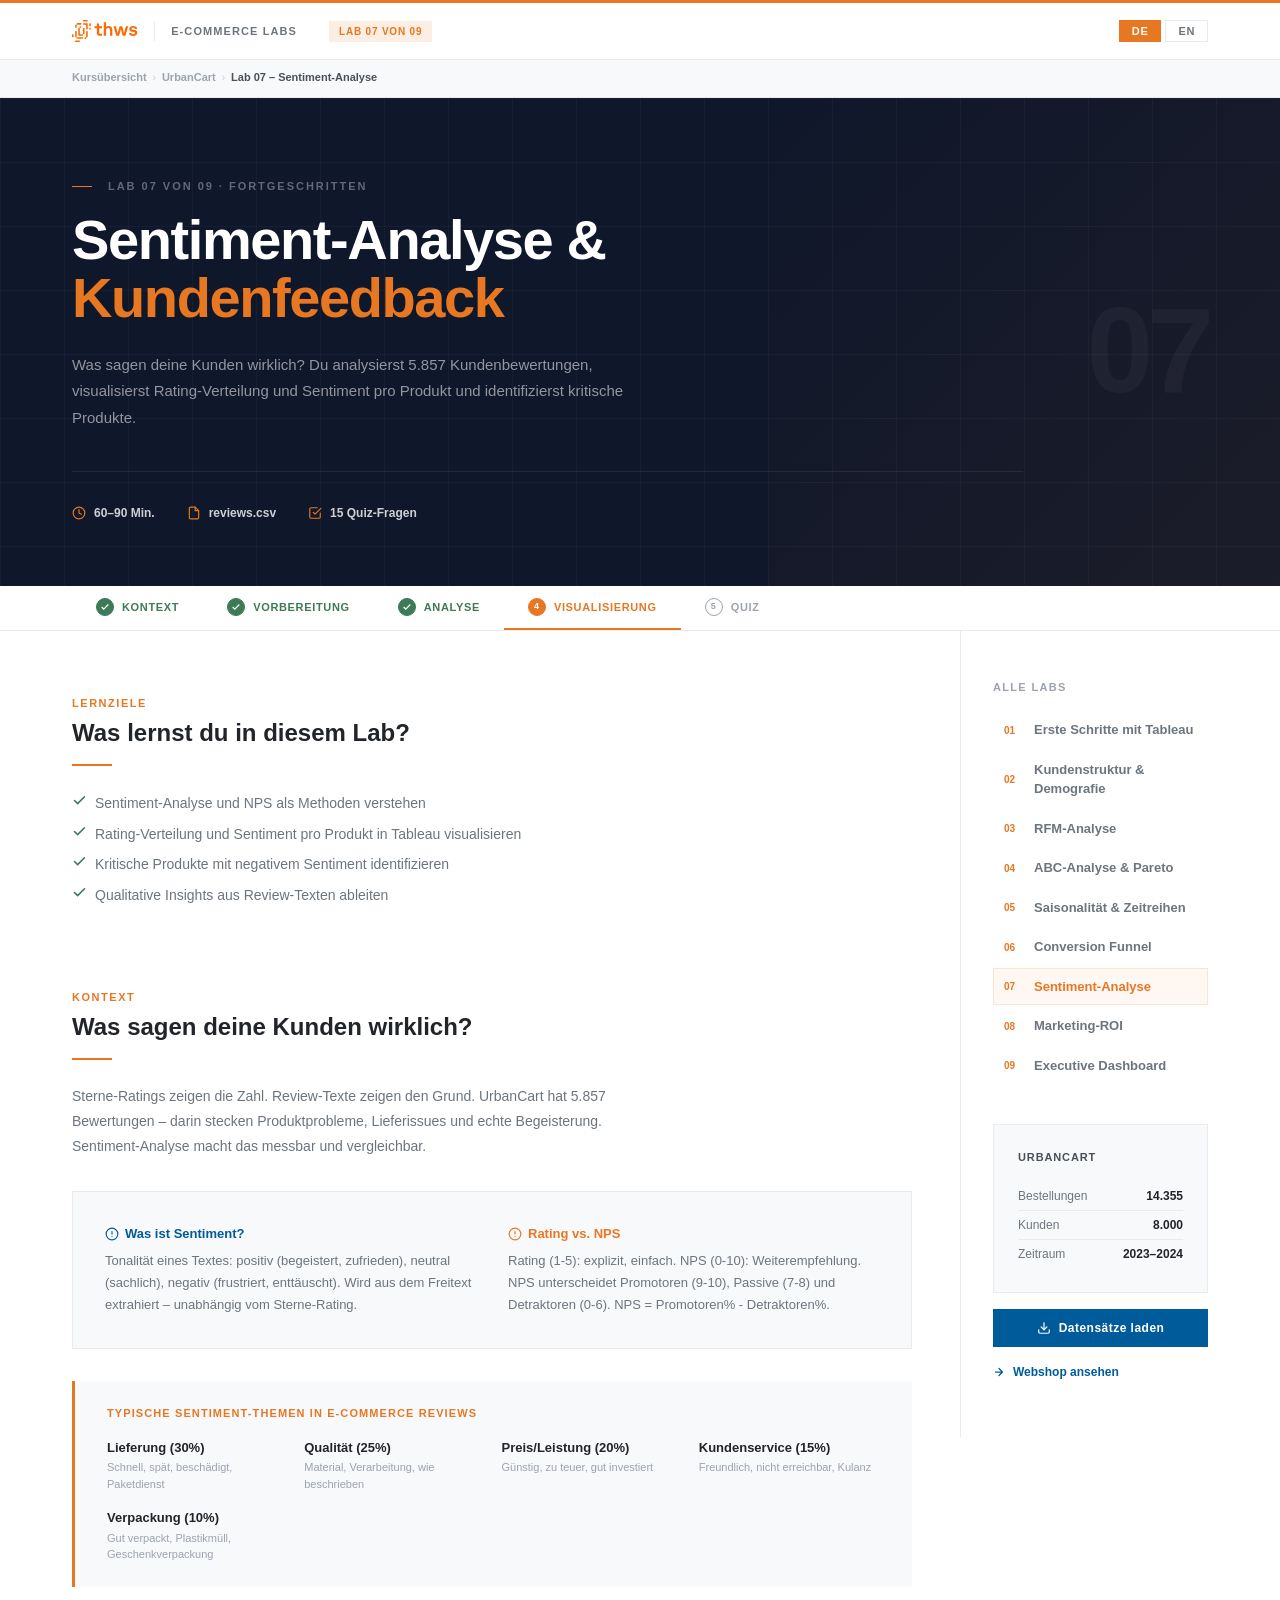
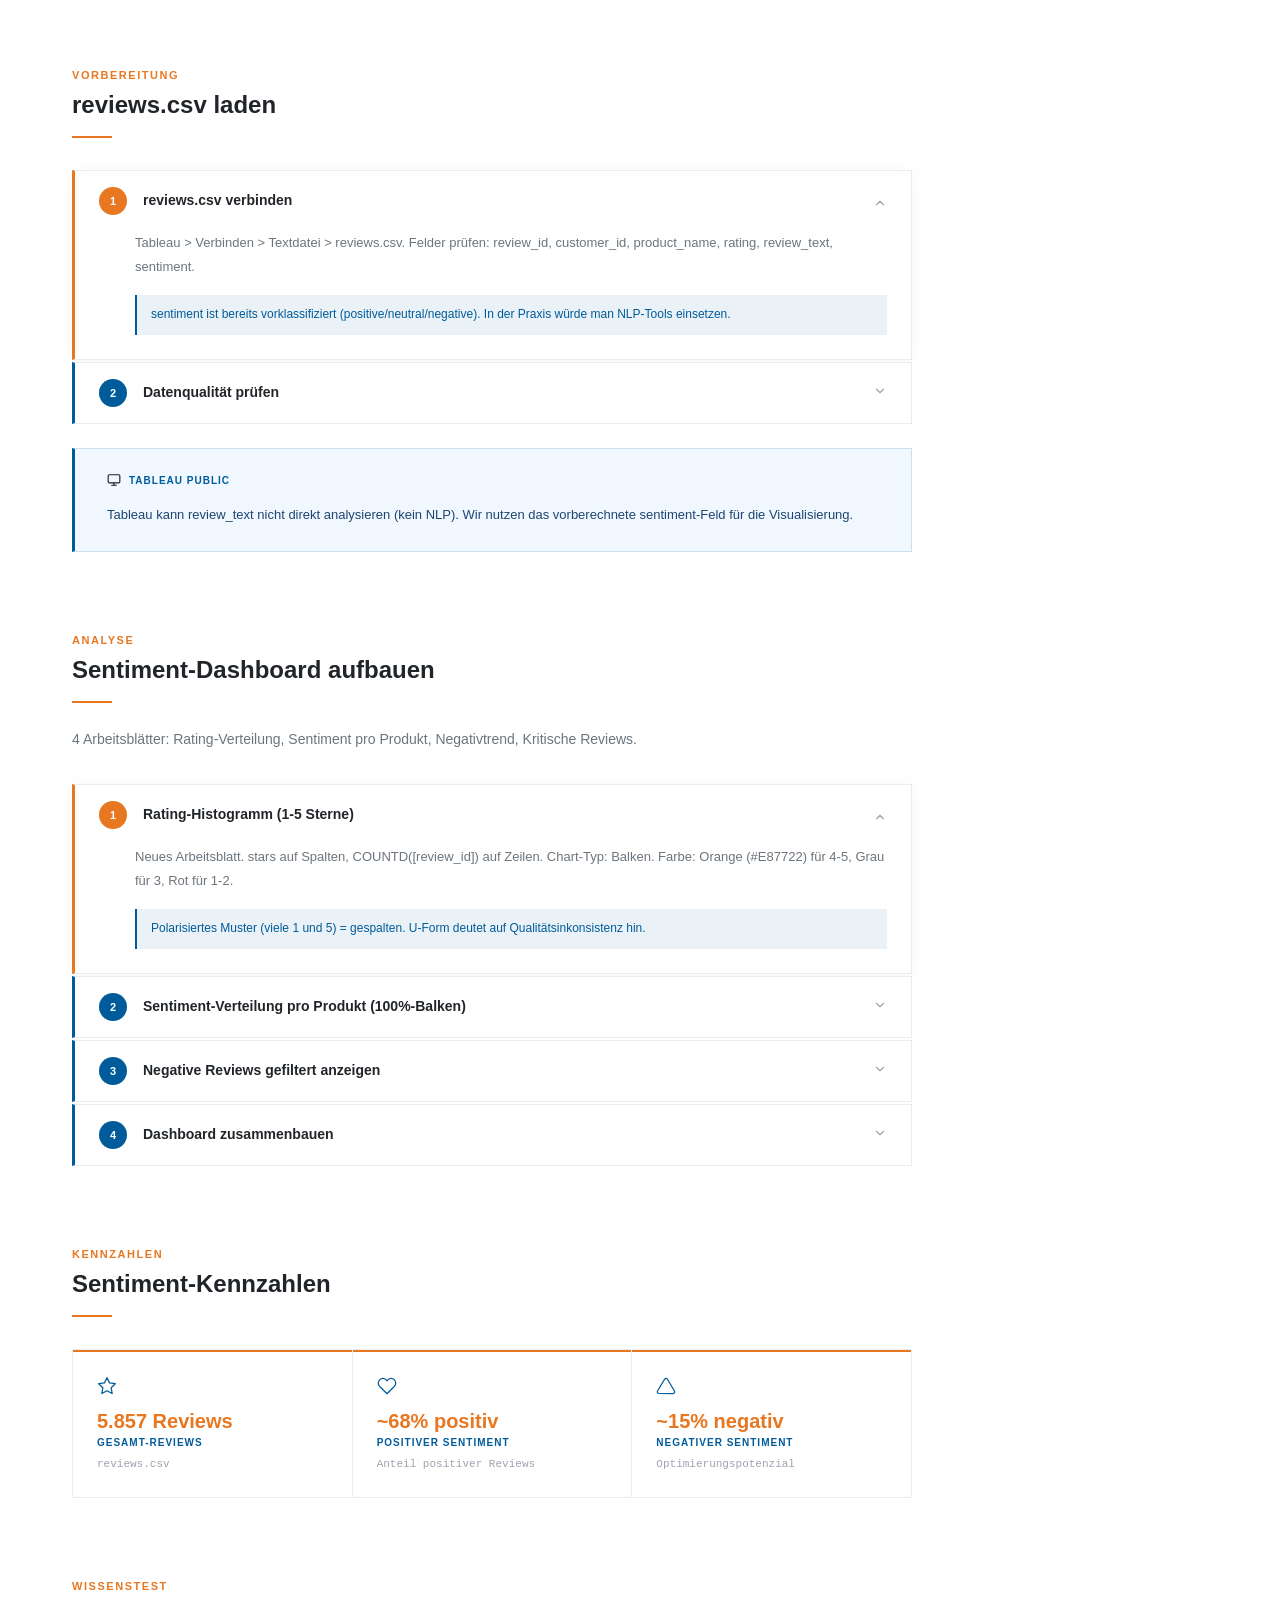
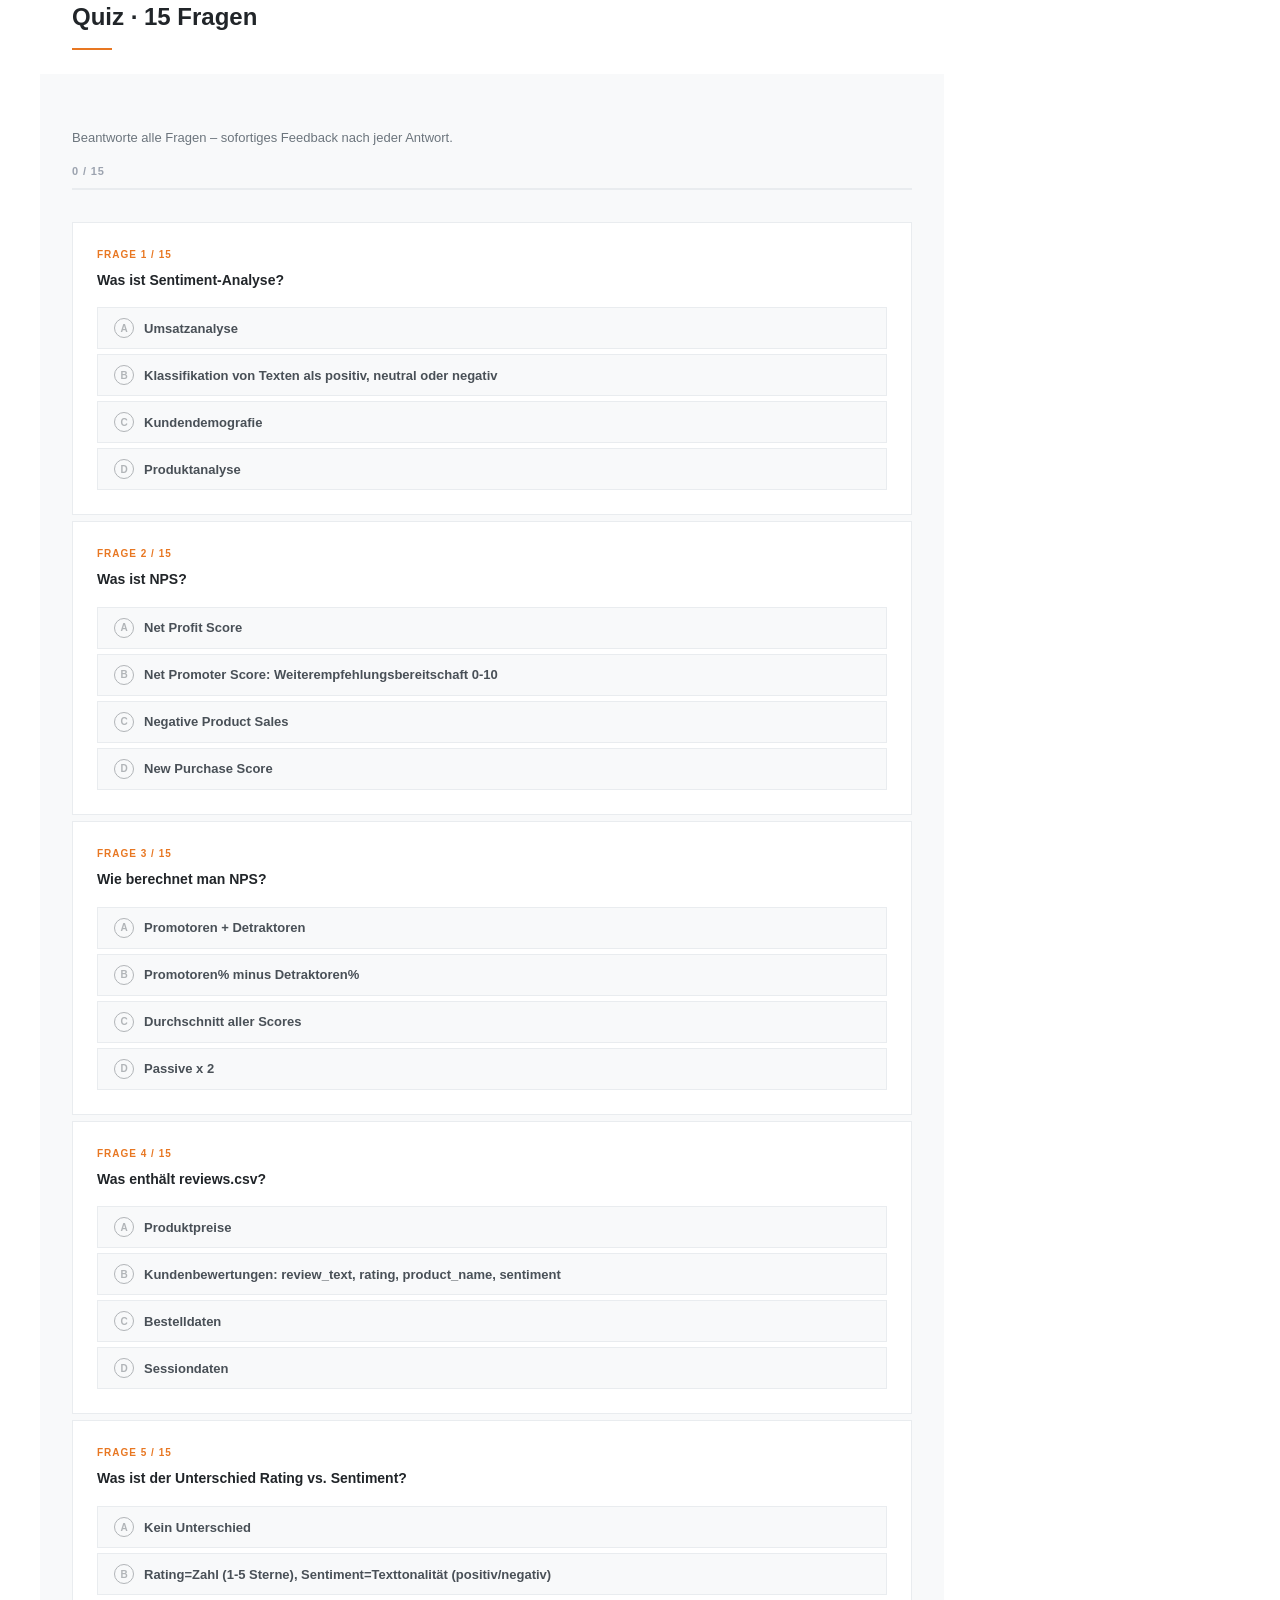
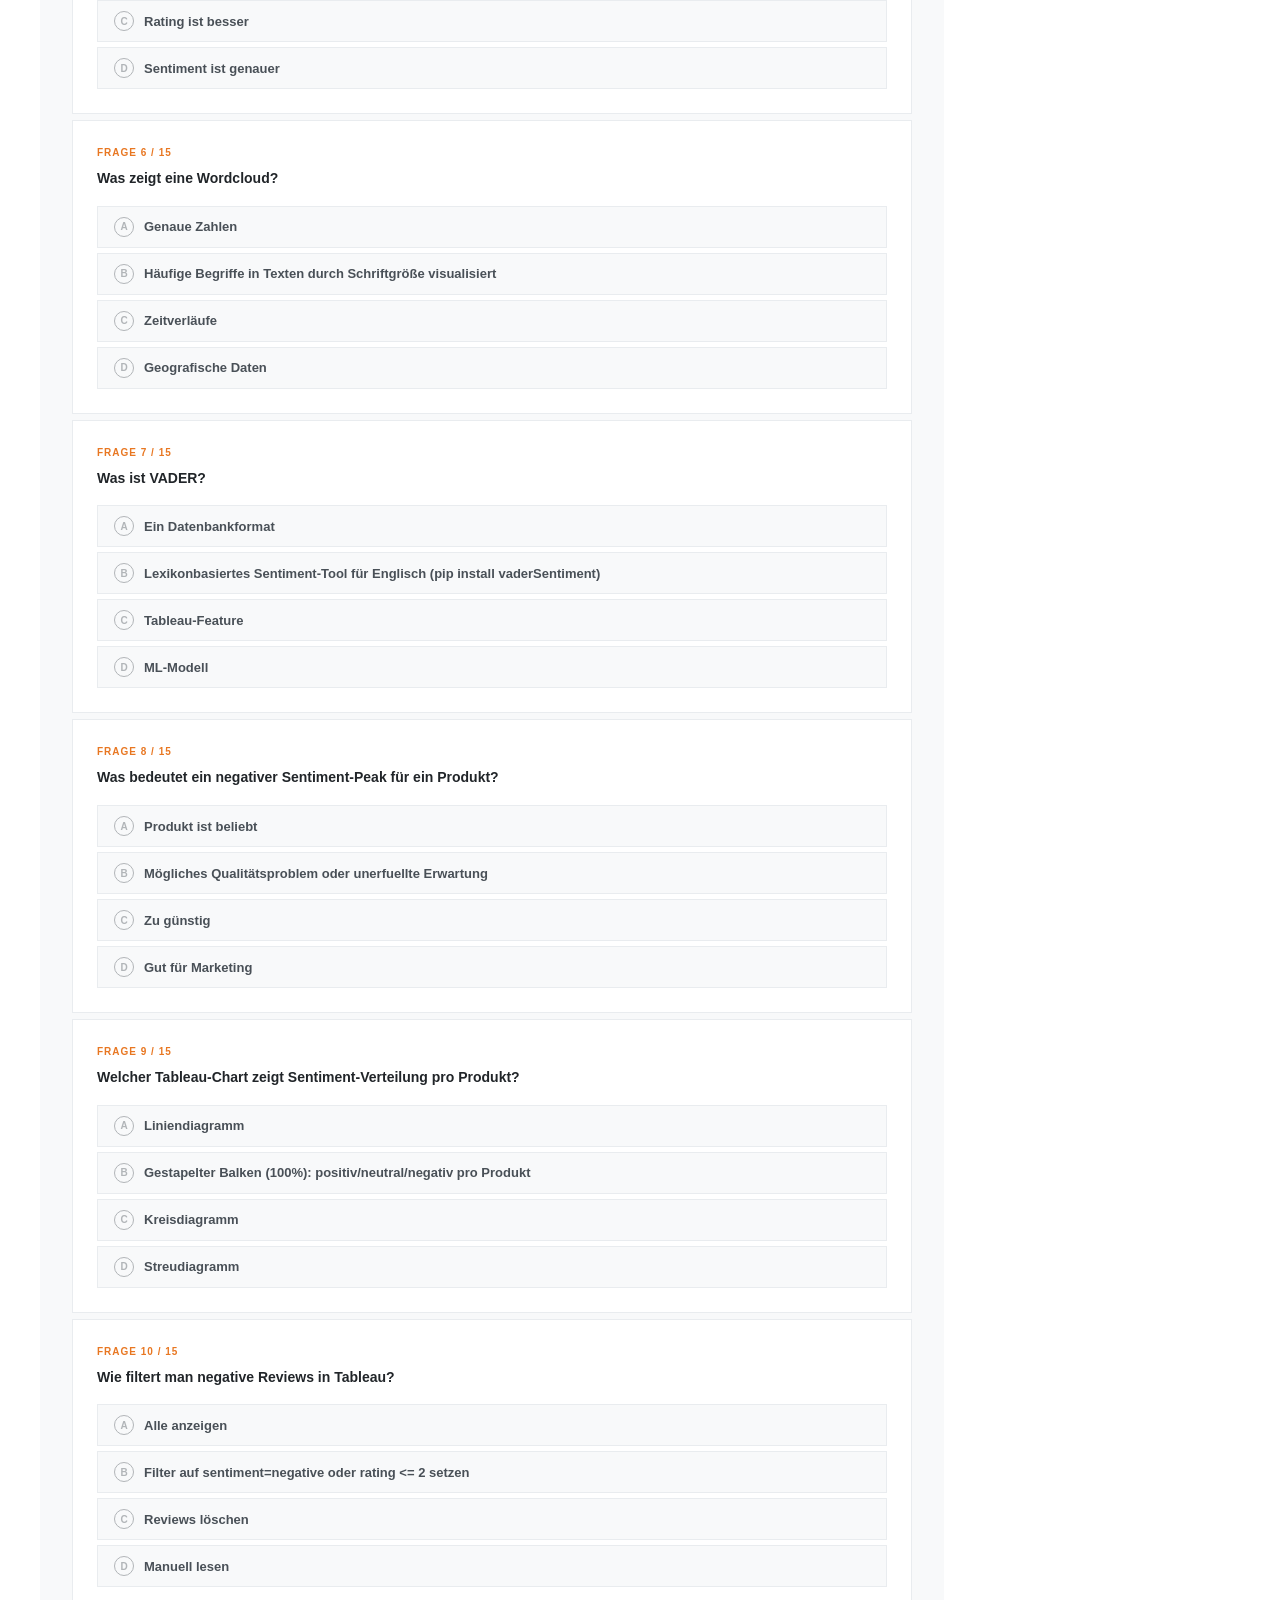
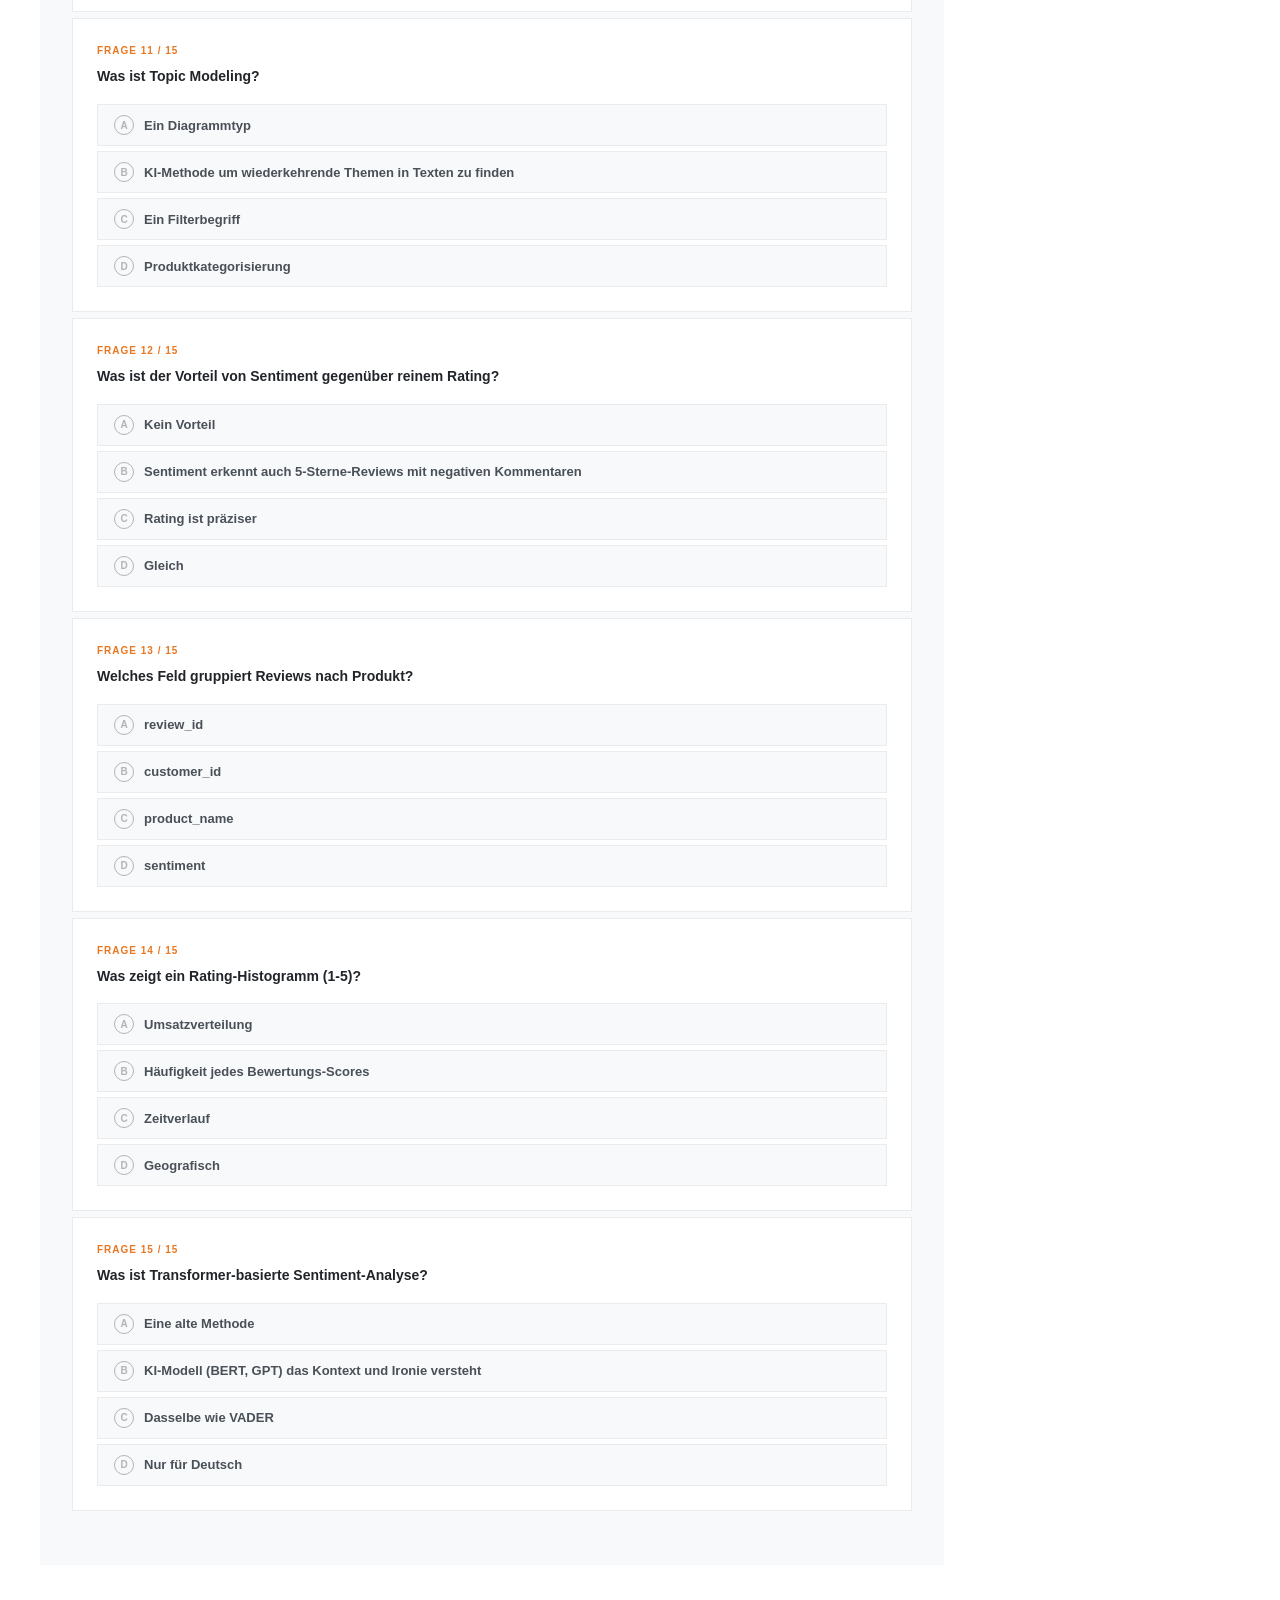
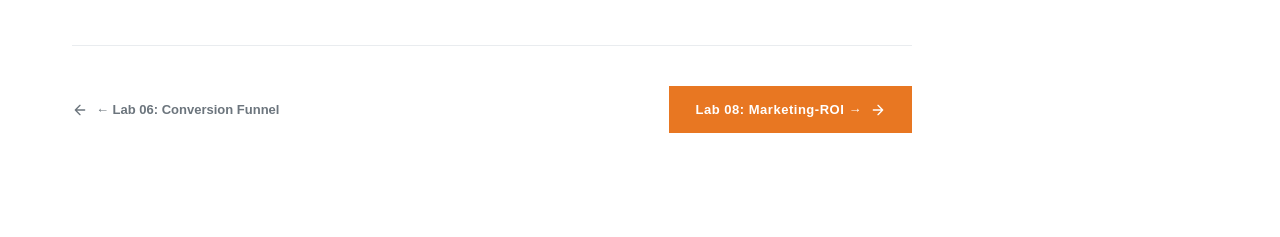
<file: lab07.html>
<!DOCTYPE html>
<html lang="de">
<head>
<meta charset="UTF-8"/>
<meta name="viewport" content="width=device-width, initial-scale=1.0"/>
<meta name="description" content="Lab 07 – Sentiment-Analyse und Kundenfeedback: Schritt-für-Schritt Tableau-Anleitung mit Quiz. E-Commerce Kurs, THWS."/>
<title>Lab 07 &#8211; Sentiment-Analyse &amp; Kundenfeedback &middot; E-Commerce &amp; Digitale Gesch&#228;ftsmodelle &middot; THWS</title>
<link rel="stylesheet" href="design-system.css"/>
</head>
<body>
<div class="topbar"></div>
<nav class="navbar"><div class="navbar__inner"><a href="index.html" class="navbar__logo-link"><svg class="navbar__logo" viewBox="0 0 274.3 91.2" xmlns="http://www.w3.org/2000/svg"><style>.st0{fill:#FF6A00}</style><g><g><path class="st0" d="M15,32.6h2.6c1.1,0,2-0.9,2-2v-9.1c0-1.1,0.9-2,2-2h15.6c1.1,0,2-0.9,2-2v-2.6c0-1.1-0.9-2-2-2H21.5 c-1.1,0-2,0.9-2,2v2.6c0,1.1-0.9,2-2,2H15c-1.1,0-2,0.9-2,2v9.1C13,31.7,13.9,32.6,15,32.6z"/><path class="st0" d="M63.1,0H47.5c-1.1,0-2,0.9-2,2v2.6c0,1.1,0.9,2,2,2h15.6c1.1,0,2-0.9,2-2V2C65.1,0.9,64.2,0,63.1,0z"/><path class="st0" d="M76.1,13h-2.6c-1.1,0-2,0.9-2,2v9.1c0,1.1,0.9,2,2,2h2.6c1.1,0,2-0.9,2-2V15C78.1,13.9,77.2,13,76.1,13z"/><path class="st0" d="M76.1,32.6h-2.6c-1.1,0-2,0.9-2,2v2.5c0,1.1,0.9,2,2,2h2.6c1.1,0,2-0.9,2-2v-2.6 C78.1,33.4,77.2,32.6,76.1,32.6z"/><path class="st0" d="M52.1,34.5c0-1.1-0.9-2-2-2h-2.6c-1.1,0-2,0.9-2,2v22.1c0,1.1-0.9,2-2,2h-9.1c-1.1,0-2-0.9-2-2V34.5 c0-1.1,0.9-2,2-2H37c1.1,0,2-0.9,2-2v-2.6c0-1.1-0.9-2-2-2h-2.6c-1.1,0-2,0.9-2,2v2.6c0,1.1-0.9,2-2,2H28c-1.1,0-2,0.9-2,2v28.6 c0,1.1,0.9,2,2,2h15.6c1.1,0,2-0.9,2-2v-2.6c0-1.1,0.9-2,2-2h2.6c1.1,0,2-0.9,2-2L52.1,34.5L52.1,34.5z"/><path class="st0" d="M63.1,13H47.5c-1.1,0-2,0.9-2,2v2.6c0,1.1,0.9,2,2,2h9.1c1.1,0,2,0.9,2,2v15.5c0,1.1,0.9,2,2,2h2.6 c1.1,0,2-0.9,2-2V15C65.1,13.9,64.2,13,63.1,13z"/><path class="st0" d="M63.1,45.6h-2.6c-1.1,0-2,0.9-2,2v22.1c0,1.1-0.9,2-2,2H54c-1.1,0-2,0.9-2,2v2.6c0,1.1,0.9,2,2,2h2.6 c1.1,0,2-0.9,2-2v-2.6c0-1.1,0.9-2,2-2h2.6c1.1,0,2-0.9,2-2V47.5C65.1,46.5,64.2,45.6,63.1,45.6z"/><path class="st0" d="M43.6,71.6H21.5c-1.1,0-2-0.9-2-2V47.5c0-1.1-0.9-2-2-2H15c-1.1,0-2,0.9-2,2v22.1c0,1.1,0.9,2,2,2h2.6 c1.1,0,2,0.9,2,2v2.6c0,1.1,0.9,2,2,2h22.1c1.1,0,2-0.9,2-2v-2.6C45.5,72.5,44.7,71.6,43.6,71.6z"/><path class="st0" d="M30.6,84.6H15c-1.1,0-2,0.9-2,2v2.6c0,1.1,0.9,2,2,2h15.6c1.1,0,2-0.9,2-2v-2.6 C32.5,85.5,31.7,84.6,30.6,84.6z"/><path class="st0" d="M4.6,58.6H2c-1.1,0-2,0.9-2,2v9.1c0,1.1,0.9,2,2,2h2.6c1.1,0,2-0.9,2-2v-9.1C6.5,59.5,5.6,58.6,4.6,58.6z"/></g><g><path class="st0" d="M103.1,55.2V34.5h-10v-8.4h10V14.6h9.5v11.5h11.9v8.4h-11.9v18.6c0,2.6,1,3.7,3.7,3.7h8.2v8.3h-11.4 C106.3,65.1,103.1,62.3,103.1,55.2z"/><path class="st0" d="M131.7,9.1h9.5v20c2.5-2.8,6.2-4.2,10.6-4.2c9.6,0,15.5,6.1,15.5,16.6v23.6h-9.5V42.5c0-6.1-2.9-9-7.9-9 c-5.2,0-8.6,3.7-8.6,9.3v22.3h-9.5v-56H131.7z"/><path class="st0" d="M172.1,26.1h9.9l7.6,28.4l7.6-28.4h11l7.6,28.4l7.6-28.4h9.9l-11.7,39h-11.3l-7.6-28.3l-7.6,28.3h-11.3 L172.1,26.1z"/><path class="st0" d="M236.3,53.7h9.8c0.3,3.3,3.1,4.9,7.9,4.9c4.3,0,7-1.8,7-4.7c0-2.5-1.9-3.8-5.4-4.1l-6.2-0.6 c-7.3-0.8-11.8-5.1-11.8-11.8c0-7.8,6.2-12.6,16.2-12.6c9.8,0,16.1,4.2,16.6,12.3h-9.5c-0.2-3.1-2.9-4.6-7.2-4.6 c-4.1,0-6.6,1.6-6.6,4.3c0,2.3,1.8,3.6,5.8,4.1l6.3,0.7c7.4,0.9,11.6,5.2,11.6,11.7c0,7.8-6.5,12.9-16.9,12.9 C243.1,66.3,236.7,62,236.3,53.7z"/></g></g></svg><div class="navbar__divider"></div><span class="navbar__module" data-de="E-Commerce Labs" data-en="E-Commerce Labs"></span></a><span class="navbar__badge" data-de="Lab 07 von 09" data-en="Lab 07 of 09"></span><div class="navbar__right"><button class="lang-btn is-active" onclick="setLang('de')" aria-pressed="true">DE</button><button class="lang-btn" onclick="setLang('en')" aria-pressed="false">EN</button></div></div></nav><nav class="breadcrumb"><div class="breadcrumb__inner"><div class="breadcrumb__item"><a href="index.html" data-de="Kurs&#252;bersicht" data-en="Course Overview"></a></div><span class="breadcrumb__sep">&#8250;</span><div class="breadcrumb__item"><a href="urbancart.html">UrbanCart</a></div><span class="breadcrumb__sep">&#8250;</span><div class="breadcrumb__item is-current" data-de="Lab 07 &#8211; Sentiment-Analyse" data-en="Lab 07 &#8211; Sentiment Analysis"></div></div></nav>  
</div>
</div>
<header class="lab-hero"><div class="lab-hero__inner"><div><div class="lab-hero__kicker" data-de="Lab 07 von 09 &#183; Fortgeschritten" data-en="Lab 07 of 09 &#183; Advanced"></div><h1 class="lab-hero__title"><span data-de="Sentiment-Analyse &amp;" data-en="Sentiment Analysis &amp;"></span> <em data-de="Kundenfeedback" data-en="Customer Feedback"></em></h1><p class="lab-hero__subtitle" data-de="Was sagen deine Kunden wirklich? Du analysierst 5.857 Kundenbewertungen, visualisierst Rating-Verteilung und Sentiment pro Produkt und identifizierst kritische Produkte." data-en="What do your customers really say? You analyse 5,857 customer reviews, visualise rating distribution and sentiment per product, and identify critical products."></p><div class="lab-hero__meta"><div class="lab-hero__meta-item"><svg width="14" height="14" viewBox="0 0 24 24" fill="none" stroke="currentColor" stroke-width="2" stroke-linecap="round" stroke-linejoin="round"><circle cx="12" cy="12" r="10"/><polyline points="12 6 12 12 16 14"/></svg><span><strong>60&#8211;90 Min.</strong></span></div><div class="lab-hero__meta-item"><svg width="14" height="14" viewBox="0 0 24 24" fill="none" stroke="currentColor" stroke-width="2" stroke-linecap="round" stroke-linejoin="round"><path d="M14 2H6a2 2 0 0 0-2 2v16a2 2 0 0 0 2 2h12a2 2 0 0 0 2-2V8z"/><polyline points="14 2 14 8 20 8"/></svg><span><strong>reviews.csv</strong></span></div><div class="lab-hero__meta-item"><svg width="14" height="14" viewBox="0 0 24 24" fill="none" stroke="currentColor" stroke-width="2" stroke-linecap="round" stroke-linejoin="round"><polyline points="9 11 12 14 22 4"/><path d="M21 12v7a2 2 0 0 1-2 2H5a2 2 0 0 1-2-2V5a2 2 0 0 1 2-2h11"/></svg><span><strong data-de="15 Quiz-Fragen" data-en="15 quiz questions"></strong></span></div></div></div><div class="lab-hero__num">07</div></div></header><div class="lab-progress"><div class="lab-progress__inner"><div class="prog-step is-done"><div class="prog-step__icon"><svg width="10" height="10" viewBox="0 0 24 24" fill="none" stroke="currentColor" stroke-width="3"><polyline points="20 6 9 17 4 12"/></svg></div><span data-de="Kontext" data-en="Context"></span></div><div class="prog-step is-done"><div class="prog-step__icon"><svg width="10" height="10" viewBox="0 0 24 24" fill="none" stroke="currentColor" stroke-width="3"><polyline points="20 6 9 17 4 12"/></svg></div><span data-de="Vorbereitung" data-en="Setup"></span></div><div class="prog-step is-done"><div class="prog-step__icon"><svg width="10" height="10" viewBox="0 0 24 24" fill="none" stroke="currentColor" stroke-width="3"><polyline points="20 6 9 17 4 12"/></svg></div><span data-de="Analyse" data-en="Analysis"></span></div><div class="prog-step is-active"><div class="prog-step__icon">4</div><span data-de="Visualisierung" data-en="Visualisation"></span></div><div class="prog-step"><div class="prog-step__icon">5</div><span data-de="Quiz" data-en="Quiz"></span></div></div></div></div><div style="max-width:1200px;margin:0 auto"><div class="lab-layout"><main class="lab-main"><section class="block sr"><div class="block__eyebrow" data-de="Lernziele" data-en="Learning Objectives"></div><h2 class="block__title" data-de="Was lernst du in diesem Lab?" data-en="What will you learn?"></h2><div class="block__rule"></div><ul style="font-size:14px;color:var(--gray-600);line-height:1.9;list-style:none;padding:0;margin-top:8px"><li style="display:flex;gap:8px;align-items:flex-start;margin-bottom:4px"><svg width="15" height="15" viewBox="0 0 24 24" fill="none" stroke="var(--green)" stroke-width="2.5" stroke-linecap="round" stroke-linejoin="round" style="flex-shrink:0;margin-top:3px"><polyline points="20 6 9 17 4 12"/></svg><span data-de="Sentiment-Analyse und NPS als Methoden verstehen" data-en="Understand sentiment analysis and NPS as methods"></span></li><li style="display:flex;gap:8px;align-items:flex-start;margin-bottom:4px"><svg width="15" height="15" viewBox="0 0 24 24" fill="none" stroke="var(--green)" stroke-width="2.5" stroke-linecap="round" stroke-linejoin="round" style="flex-shrink:0;margin-top:3px"><polyline points="20 6 9 17 4 12"/></svg><span data-de="Rating-Verteilung und Sentiment pro Produkt in Tableau visualisieren" data-en="Visualise rating distribution and sentiment per product in Tableau"></span></li><li style="display:flex;gap:8px;align-items:flex-start;margin-bottom:4px"><svg width="15" height="15" viewBox="0 0 24 24" fill="none" stroke="var(--green)" stroke-width="2.5" stroke-linecap="round" stroke-linejoin="round" style="flex-shrink:0;margin-top:3px"><polyline points="20 6 9 17 4 12"/></svg><span data-de="Kritische Produkte mit negativem Sentiment identifizieren" data-en="Identify critical products with negative sentiment"></span></li><li style="display:flex;gap:8px;align-items:flex-start;margin-bottom:4px"><svg width="15" height="15" viewBox="0 0 24 24" fill="none" stroke="var(--green)" stroke-width="2.5" stroke-linecap="round" stroke-linejoin="round" style="flex-shrink:0;margin-top:3px"><polyline points="20 6 9 17 4 12"/></svg><span data-de="Qualitative Insights aus Review-Texten ableiten" data-en="Derive qualitative insights from review texts"></span></li></ul></section><section class="block sr"><div class="block__eyebrow" data-de="Kontext" data-en="Context"></div><h2 class="block__title" data-de="Was sagen deine Kunden wirklich?" data-en="What do your customers really say?"></h2><div class="block__rule"></div><p class="block__lead" data-de="Sterne-Ratings zeigen die Zahl. Review-Texte zeigen den Grund. UrbanCart hat 5.857 Bewertungen &#8211; darin stecken Produktprobleme, Lieferissues und echte Begeisterung. Sentiment-Analyse macht das messbar und vergleichbar." data-en="Star ratings show the number. Review texts show the reason. UrbanCart has 5,857 reviews &#8211; they contain product problems, delivery issues and genuine enthusiasm. Sentiment analysis makes that measurable and comparable."></p><div class="concept-box sr"><div class="concept-item"><div class="concept-item__title" style="color:var(--blue)"><svg width="14" height="14" viewBox="0 0 24 24" fill="none" stroke="currentColor" stroke-width="2" stroke-linecap="round" stroke-linejoin="round"><circle cx="12" cy="12" r="10"/><line x1="12" y1="8" x2="12" y2="12"/><line x1="12" y1="16" x2="12.01" y2="16"/></svg> Was ist Sentiment?</div><div class="concept-item__text" data-de="Tonalität eines Textes: positiv (begeistert, zufrieden), neutral (sachlich), negativ (frustriert, enttäuscht). Wird aus dem Freitext extrahiert &#8211; unabhängig vom Sterne-Rating." data-en="Tone of a text: positive (enthusiastic, satisfied), neutral (factual), negative (frustrated, disappointed). Extracted from free text &#8211; independent of the star rating."></div></div><div class="concept-item"><div class="concept-item__title" style="color:var(--orange)"><svg width="14" height="14" viewBox="0 0 24 24" fill="none" stroke="currentColor" stroke-width="2" stroke-linecap="round" stroke-linejoin="round"><circle cx="12" cy="12" r="10"/><line x1="12" y1="8" x2="12" y2="12"/><line x1="12" y1="16" x2="12.01" y2="16"/></svg> Rating vs. NPS</div><div class="concept-item__text" data-de="Rating (1-5): explizit, einfach. NPS (0-10): Weiterempfehlung. NPS unterscheidet Promotoren (9-10), Passive (7-8) und Detraktoren (0-6). NPS = Promotoren% - Detraktoren%." data-en="Rating (1-5): explicit, simple. NPS (0-10): recommendation. NPS distinguishes promoters (9-10), passives (7-8) and detractors (0-6). NPS = Promoters% - Detractors%."></div></div></div><div class="infobox sr"><div class="infobox__title" data-de="Typische Sentiment-Themen in E-Commerce Reviews" data-en="Typical Sentiment Topics in E-Commerce Reviews"></div><div class="infobox__grid"><div class="infobox__item"><div class="infobox__item__title">Lieferung (30%)</div><div class="infobox__item__sub">Schnell, spät, beschädigt, Paketdienst</div></div><div class="infobox__item"><div class="infobox__item__title">Qualität (25%)</div><div class="infobox__item__sub">Material, Verarbeitung, wie beschrieben</div></div><div class="infobox__item"><div class="infobox__item__title">Preis/Leistung (20%)</div><div class="infobox__item__sub">Günstig, zu teuer, gut investiert</div></div><div class="infobox__item"><div class="infobox__item__title">Kundenservice (15%)</div><div class="infobox__item__sub">Freundlich, nicht erreichbar, Kulanz</div></div><div class="infobox__item"><div class="infobox__item__title">Verpackung (10%)</div><div class="infobox__item__sub">Gut verpackt, Plastikmüll, Geschenkverpackung</div></div></div></div></section><section class="block sr"><div class="block__eyebrow" data-de="Vorbereitung" data-en="Preparation"></div><h2 class="block__title" data-de="reviews.csv laden" data-en="Load reviews.csv"></h2><div class="block__rule"></div><div class="steps"><details class="step" open><summary class="step__summary"><div class="step__num">1</div><div class="step__title" data-de="reviews.csv verbinden" data-en="Connect reviews.csv"></div><div class="step__arrow"><svg width="14" height="14" viewBox="0 0 24 24" fill="none" stroke="currentColor" stroke-width="2" stroke-linecap="round" stroke-linejoin="round"><polyline points="6 9 12 15 18 9"/></svg></div></summary><div class="step__body"><p data-de="Tableau > Verbinden > Textdatei > reviews.csv. Felder prüfen: review_id, customer_id, product_name, rating, review_text, sentiment." data-en="Tableau > Connect > Text File > reviews.csv. Check fields: review_id, customer_id, product_name, rating, review_text, sentiment."></p><div class="step__tip" data-de="sentiment ist bereits vorklassifiziert (positive/neutral/negative). In der Praxis würde man NLP-Tools einsetzen." data-en="sentiment is already pre-classified (positive/neutral/negative). In practice you would use NLP tools."></div></div></details><details class="step"><summary class="step__summary"><div class="step__num">2</div><div class="step__title" data-de="Datenqualität prüfen" data-en="Check data quality"></div><div class="step__arrow"><svg width="14" height="14" viewBox="0 0 24 24" fill="none" stroke="currentColor" stroke-width="2" stroke-linecap="round" stroke-linejoin="round"><polyline points="6 9 12 15 18 9"/></svg></div></summary><div class="step__body"><p data-de="COUNTD([review_id]) prüfen: 5.857. Wie viele pro Kategorie? Welche Produkte haben die meisten Reviews? Welches Sentiment dominiert?" data-en="Check COUNTD([review_id]): 5,857. How many per category? Which products have the most reviews? Which sentiment dominates?"></p></div></details></div><div class="tableau-box"><div class="tableau-box__header"><svg width="14" height="14" viewBox="0 0 24 24" fill="none" stroke="currentColor" stroke-width="2" stroke-linecap="round" stroke-linejoin="round"><rect x="2" y="3" width="20" height="14" rx="2"/><line x1="8" y1="21" x2="16" y2="21"/><line x1="12" y1="17" x2="12" y2="21"/></svg><span class="tableau-box__tag">Tableau Public</span></div><div class="tableau-box__body" data-de="Tableau kann review_text nicht direkt analysieren (kein NLP). Wir nutzen das vorberechnete sentiment-Feld für die Visualisierung." data-en="Tableau cannot directly analyse review_text (no NLP). We use the pre-calculated sentiment field for visualisation."></div></div></section><section class="block sr"><div class="block__eyebrow" data-de="Analyse" data-en="Analysis"></div><h2 class="block__title" data-de="Sentiment-Dashboard aufbauen" data-en="Build the Sentiment Dashboard"></h2><div class="block__rule"></div><p class="block__lead" data-de="4 Arbeitsblätter: Rating-Verteilung, Sentiment pro Produkt, Negativtrend, Kritische Reviews." data-en="4 worksheets: rating distribution, sentiment per product, negative trend, critical reviews."></p><div class="steps"><details class="step" open><summary class="step__summary"><div class="step__num">1</div><div class="step__title" data-de="Rating-Histogramm (1-5 Sterne)" data-en="Rating histogram (1-5 stars)"></div><div class="step__arrow"><svg width="14" height="14" viewBox="0 0 24 24" fill="none" stroke="currentColor" stroke-width="2" stroke-linecap="round" stroke-linejoin="round"><polyline points="6 9 12 15 18 9"/></svg></div></summary><div class="step__body"><p data-de="Neues Arbeitsblatt. stars auf Spalten, COUNTD([review_id]) auf Zeilen. Chart-Typ: Balken. Farbe: Orange (#E87722) für 4-5, Grau für 3, Rot für 1-2." data-en="New worksheet. stars to Columns, COUNTD([review_id]) to Rows. Chart type: Bar. Colour: Orange (#E87722) for 4-5, Grey for 3, Red for 1-2."></p><div class="step__tip" data-de="Polarisiertes Muster (viele 1 und 5) = gespalten. U-Form deutet auf Qualitätsinkonsistenz hin." data-en="Polarised pattern (many 1 and 5) = divided. U-shape indicates quality inconsistency."></div></div></details><details class="step"><summary class="step__summary"><div class="step__num">2</div><div class="step__title" data-de="Sentiment-Verteilung pro Produkt (100%-Balken)" data-en="Sentiment distribution per product (100% bar)"></div><div class="step__arrow"><svg width="14" height="14" viewBox="0 0 24 24" fill="none" stroke="currentColor" stroke-width="2" stroke-linecap="round" stroke-linejoin="round"><polyline points="6 9 12 15 18 9"/></svg></div></summary><div class="step__body"><p data-de="Neues Arbeitsblatt. product_name auf Zeilen. sentiment auf Farbe (Grün=positiv, Grau=neutral, Rot=negativ). SUM([Number of Records]) auf Spalten. Darstellung: 100%-gestapelter Balken." data-en="New worksheet. product_name to Rows. sentiment to Colour (Green=positive, Grey=neutral, Red=negative). SUM([Number of Records]) to Columns. Display: 100% stacked bar."></p><div class="step__tip" data-de="Sortiere nach negativem Anteil: Problempotenzial sofort sichtbar." data-en="Sort by negative share: problem potential immediately visible."></div></div></details><details class="step"><summary class="step__summary"><div class="step__num">3</div><div class="step__title" data-de="Negative Reviews gefiltert anzeigen" data-en="Show filtered negative reviews"></div><div class="step__arrow"><svg width="14" height="14" viewBox="0 0 24 24" fill="none" stroke="currentColor" stroke-width="2" stroke-linecap="round" stroke-linejoin="round"><polyline points="6 9 12 15 18 9"/></svg></div></summary><div class="step__body"><p data-de="Neues Arbeitsblatt. Filter: sentiment = negative. product_name auf Zeilen, review_text auf Text. So sieht man direkt was Kunden kritisieren." data-en="New worksheet. Filter: sentiment = negative. product_name to Rows, review_text to Text. You directly see what customers criticise."></p><div class="step__tip" data-de="review_text lesen: Was sind die konkreten Beschwerden? Lieferung? Material? Passform? Das sind Handlungsfelder." data-en="Read review_text: what are the specific complaints? Delivery? Material? Fit? These are action areas."></div></div></details><details class="step"><summary class="step__summary"><div class="step__num">4</div><div class="step__title" data-de="Dashboard zusammenbauen" data-en="Assemble dashboard"></div><div class="step__arrow"><svg width="14" height="14" viewBox="0 0 24 24" fill="none" stroke="currentColor" stroke-width="2" stroke-linecap="round" stroke-linejoin="round"><polyline points="6 9 12 15 18 9"/></svg></div></summary><div class="step__body"><p data-de="Neues Dashboard. Rating-Histogramm oben links. Sentiment-Balken gross rechts. Negative Reviews-Liste unten. Titel: UrbanCart Customer Voice Dashboard." data-en="New dashboard. Rating histogram top-left. Sentiment bar large right. Negative reviews list bottom. Title: UrbanCart Customer Voice Dashboard."></p></div></details></div></section><section class="block sr"><div class="block__eyebrow" data-de="Kennzahlen" data-en="Key Metrics"></div><h2 class="block__title" data-de="Sentiment-Kennzahlen" data-en="Sentiment Metrics"></h2><div class="block__rule"></div><div class="kpi-row"><div class="kpi"><svg class="kpi__icon" width="20" height="20" viewBox="0 0 24 24" fill="none" stroke="currentColor" stroke-width="1.5" stroke-linecap="round" stroke-linejoin="round"><path d="M12 2l3.09 6.26L22 9.27l-5 4.87 1.18 6.88L12 17.77l-6.18 3.25L7 14.14 2 9.27l6.91-1.01L12 2z"/></svg><div class="kpi__value" data-de="5.857 Reviews" data-en="5,857 reviews"></div><div class="kpi__label">Gesamt-Reviews</div><div class="kpi__def">reviews.csv</div></div><div class="kpi"><svg class="kpi__icon" width="20" height="20" viewBox="0 0 24 24" fill="none" stroke="currentColor" stroke-width="1.5" stroke-linecap="round" stroke-linejoin="round"><path d="M20.84 4.61a5.5 5.5 0 0 0-7.78 0L12 5.67l-1.06-1.06a5.5 5.5 0 0 0-7.78 7.78l1.06 1.06L12 21.23l7.78-7.78 1.06-1.06a5.5 5.5 0 0 0 0-7.78z"/></svg><div class="kpi__value" data-de="~68% positiv" data-en="~68% positive"></div><div class="kpi__label">Positiver Sentiment</div><div class="kpi__def">Anteil positiver Reviews</div></div><div class="kpi"><svg class="kpi__icon" width="20" height="20" viewBox="0 0 24 24" fill="none" stroke="currentColor" stroke-width="1.5" stroke-linecap="round" stroke-linejoin="round"><path d="M10.29 3.86L1.82 18a2 2 0 0 0 1.71 3h16.94a2 2 0 0 0 1.71-3L13.71 3.86a2 2 0 0 0-3.42 0z"/></svg><div class="kpi__value" data-de="~15% negativ" data-en="~15% negative"></div><div class="kpi__label">Negativer Sentiment</div><div class="kpi__def">Optimierungspotenzial</div></div></div></section><section class="block"><div class="block__eyebrow" data-de="Wissenstest" data-en="Knowledge Test"></div><h2 class="block__title" data-de="Quiz &middot; 15 Fragen" data-en="Quiz &middot; 15 Questions"></h2><div class="block__rule"></div><div class="quiz-section"><div class="quiz-header"><p class="quiz-header__sub" data-de="Beantworte alle Fragen &#8211; sofortiges Feedback nach jeder Antwort." data-en="Answer all questions &#8211; immediate feedback after each answer."></p><p class="quiz-progress-text" id="quiz-progress">0 / 15</p><div class="quiz-progress-bar"><div class="quiz-progress-fill" id="quiz-fill"></div></div></div><div id="quiz-questions"></div><div class="quiz-result" id="quiz-result"><div class="quiz-result__score" id="quiz-score">0</div><div class="quiz-result__of">/15</div><div class="quiz-result__label" data-de="Punkte" data-en="Points"></div><div class="quiz-result__msg" id="quiz-msg"></div><a href="lab08.html" class="quiz-result__next"><span data-de="Weiter zu Lab 08: Marketing-ROI" data-en="Continue to Lab 08: Marketing ROI"></span><svg width="16" height="16" viewBox="0 0 24 24" fill="none" stroke="currentColor" stroke-width="2" stroke-linecap="round" stroke-linejoin="round"><path d="M5 12h14M12 5l7 7-7 7"/></svg></a><button class="quiz-result__retry" onclick="resetQuiz()"><svg width="12" height="12" viewBox="0 0 24 24" fill="none" stroke="currentColor" stroke-width="2" stroke-linecap="round" stroke-linejoin="round"><polyline points="1 4 1 10 7 10"/><path d="M3.51 15a9 9 0 1 0 .49-3.5"/></svg><span data-de="Nochmal versuchen" data-en="Try again"></span></button></div></div></section><div class="lab-nav"><a href="lab06.html" class="lab-nav__back"><svg width="16" height="16" viewBox="0 0 24 24" fill="none" stroke="currentColor" stroke-width="2" stroke-linecap="round" stroke-linejoin="round"><path d="M19 12H5M12 5l-7 7 7 7"/></svg><span data-de="&#8592; Lab 06: Conversion Funnel" data-en="&#8592; Lab 06: Conversion Funnel"></span></a><a href="lab08.html" class="lab-nav__next"><span data-de="Lab 08: Marketing-ROI &#8594;" data-en="Lab 08: Marketing ROI &#8594;"></span><svg width="16" height="16" viewBox="0 0 24 24" fill="none" stroke="currentColor" stroke-width="2" stroke-linecap="round" stroke-linejoin="round"><path d="M5 12h14M12 5l7 7-7 7"/></svg></a></div></main><aside class="lab-sidebar"><div class="sidebar-section"><div class="sidebar-title" data-de="Alle Labs" data-en="All Labs"></div><nav class="sidebar-nav"><a href="lab01.html" class="sidebar-link"><span style="font-size:10px;font-weight:800;color:var(--orange);width:22px;flex-shrink:0">01</span>Erste Schritte mit Tableau</a><a href="lab02.html" class="sidebar-link"><span style="font-size:10px;font-weight:800;color:var(--orange);width:22px;flex-shrink:0">02</span>Kundenstruktur &amp; Demografie</a><a href="lab03.html" class="sidebar-link"><span style="font-size:10px;font-weight:800;color:var(--orange);width:22px;flex-shrink:0">03</span>RFM-Analyse</a><a href="lab04.html" class="sidebar-link"><span style="font-size:10px;font-weight:800;color:var(--orange);width:22px;flex-shrink:0">04</span>ABC-Analyse &amp; Pareto</a><a href="lab05.html" class="sidebar-link"><span style="font-size:10px;font-weight:800;color:var(--orange);width:22px;flex-shrink:0">05</span>Saisonalit&#228;t &amp; Zeitreihen</a><a href="lab06.html" class="sidebar-link"><span style="font-size:10px;font-weight:800;color:var(--orange);width:22px;flex-shrink:0">06</span>Conversion Funnel</a><a href="lab07.html" class="sidebar-link is-active"><span style="font-size:10px;font-weight:800;color:var(--orange);width:22px;flex-shrink:0">07</span>Sentiment-Analyse</a><a href="lab08.html" class="sidebar-link"><span style="font-size:10px;font-weight:800;color:var(--orange);width:22px;flex-shrink:0">08</span>Marketing-ROI</a><a href="lab09.html" class="sidebar-link"><span style="font-size:10px;font-weight:800;color:var(--orange);width:22px;flex-shrink:0">09</span>Executive Dashboard</a></nav></div><div class="sidebar-section"><div class="sidebar-data-card"><div class="sidebar-data-card__title">UrbanCart</div><div class="sidebar-data-row"><span class="sidebar-data-row__label" data-de="Bestellungen" data-en="Orders"></span><span class="sidebar-data-row__value">14.355</span></div><div class="sidebar-data-row"><span class="sidebar-data-row__label" data-de="Kunden" data-en="Customers"></span><span class="sidebar-data-row__value">8.000</span></div><div class="sidebar-data-row"><span class="sidebar-data-row__label" data-de="Zeitraum" data-en="Period"></span><span class="sidebar-data-row__value">2023&#8211;2024</span></div></div><a href="https://github.com/swrobuts/e-comm/tree/main/data" target="_blank" rel="noopener" class="sidebar-download"><svg width="14" height="14" viewBox="0 0 24 24" fill="none" stroke="currentColor" stroke-width="2" stroke-linecap="round" stroke-linejoin="round"><path d="M21 15v4a2 2 0 0 1-2 2H5a2 2 0 0 1-2-2v-4"/><polyline points="7 10 12 15 17 10"/><line x1="12" y1="15" x2="12" y2="3"/></svg><span data-de="Datens&#228;tze laden" data-en="Download datasets"></span></a><a href="urbancart.html" style="display:flex;align-items:center;gap:8px;font-size:12px;font-weight:700;color:var(--blue);margin-top:8px;padding:8px 0"><svg width="12" height="12" viewBox="0 0 24 24" fill="none" stroke="currentColor" stroke-width="2.5" stroke-linecap="round" stroke-linejoin="round"><path d="M5 12h14M12 5l7 7-7 7"/></svg><span data-de="Webshop ansehen" data-en="View webshop"></span></a></div></aside></div></div>
<script>
const QUESTIONS=[{"q": {"de": "Was ist Sentiment-Analyse?", "en": "What is sentiment analysis?"}, "opts": {"de": ["Umsatzanalyse", "Klassifikation von Texten als positiv, neutral oder negativ", "Kundendemografie", "Produktanalyse"], "en": ["Revenue analysis", "Classification of texts as positive, neutral or negative", "Customer demographics", "Product analysis"]}, "correct": 1, "explain": {"de": "Sentiment-Analyse extrahiert die emotionale Tonalität aus Text: positiv, neutral oder negativ.", "en": "Sentiment analysis extracts the emotional tone from text: positive, neutral or negative."}}, {"q": {"de": "Was ist NPS?", "en": "What is NPS?"}, "opts": {"de": ["Net Profit Score", "Net Promoter Score: Weiterempfehlungsbereitschaft 0-10", "Negative Product Sales", "New Purchase Score"], "en": ["Net Profit Score", "Net Promoter Score: willingness to recommend 0-10", "Negative Product Sales", "New Purchase Score"]}, "correct": 1, "explain": {"de": "NPS: Wie wahrscheinlich empfiehlst du uns? 0-6=Detraktoren, 7-8=Passive, 9-10=Promotoren.", "en": "NPS: How likely to recommend us? 0-6=Detractors, 7-8=Passives, 9-10=Promoters."}}, {"q": {"de": "Wie berechnet man NPS?", "en": "How to calculate NPS?"}, "opts": {"de": ["Promotoren + Detraktoren", "Promotoren% minus Detraktoren%", "Durchschnitt aller Scores", "Passive x 2"], "en": ["Promoters + Detractors", "Promoters% minus Detractors%", "Average of all scores", "Passives x 2"]}, "correct": 1, "explain": {"de": "NPS = Promotoren% - Detraktoren%. Passive werden ignoriert. Bereich: -100 bis +100.", "en": "NPS = Promoters% - Detractors%. Passives are ignored. Range: -100 to +100."}}, {"q": {"de": "Was enthält reviews.csv?", "en": "What does reviews.csv contain?"}, "opts": {"de": ["Produktpreise", "Kundenbewertungen: review_text, rating, product_name, sentiment", "Bestelldaten", "Sessiondaten"], "en": ["Product prices", "Customer reviews: review_text, rating, product_name, sentiment", "Order data", "Session data"]}, "correct": 1, "explain": {"de": "reviews.csv: review_id, customer_id, product_name, rating (1-5), review_text, sentiment.", "en": "reviews.csv: review_id, customer_id, product_name, rating (1-5), review_text, sentiment."}}, {"q": {"de": "Was ist der Unterschied Rating vs. Sentiment?", "en": "What is the difference between rating and sentiment?"}, "opts": {"de": ["Kein Unterschied", "Rating=Zahl (1-5 Sterne), Sentiment=Texttonalität (positiv/negativ)", "Rating ist besser", "Sentiment ist genauer"], "en": ["No difference", "Rating=number (1-5 stars), Sentiment=text tone (positive/negative)", "Rating is better", "Sentiment is more precise"]}, "correct": 1, "explain": {"de": "Rating: explizite Zahl. Sentiment: aus Freitext extrahierte Tonalität. Beides zusammen ist mächtig.", "en": "Rating: explicit number. Sentiment: tone extracted from free text. Both together are powerful."}}, {"q": {"de": "Was zeigt eine Wordcloud?", "en": "What does a word cloud show?"}, "opts": {"de": ["Genaue Zahlen", "Häufige Begriffe in Texten durch Schriftgröße visualisiert", "Zeitverläufe", "Geografische Daten"], "en": ["Precise numbers", "Frequent terms in texts visualised by font size", "Time trends", "Geographic data"]}, "correct": 1, "explain": {"de": "Wordcloud: grosse Wörter = häufig. Gut für explorativen Überblick.", "en": "Word cloud: large words = frequent. Good for exploratory overview."}}, {"q": {"de": "Was ist VADER?", "en": "What is VADER?"}, "opts": {"de": ["Ein Datenbankformat", "Lexikonbasiertes Sentiment-Tool für Englisch (pip install vaderSentiment)", "Tableau-Feature", "ML-Modell"], "en": ["A database format", "Lexicon-based sentiment tool for English (pip install vaderSentiment)", "Tableau feature", "ML model"]}, "correct": 1, "explain": {"de": "VADER: schnell, kein Training nötig, gut für kurze Social-Media-Texte und Reviews.", "en": "VADER: fast, no training needed, good for short social media texts and reviews."}}, {"q": {"de": "Was bedeutet ein negativer Sentiment-Peak für ein Produkt?", "en": "What does a negative sentiment peak mean for a product?"}, "opts": {"de": ["Produkt ist beliebt", "Mögliches Qualitätsproblem oder unerfuellte Erwartung", "Zu günstig", "Gut für Marketing"], "en": ["Product is popular", "Possible quality issue or unmet expectation", "Too cheap", "Good for marketing"]}, "correct": 1, "explain": {"de": "Negativer Peak: sofortige Ursachenforschung. Batch-Problem? Fehlbeschreibung? Lieferproblem?", "en": "Negative peak: immediate root cause analysis. Batch issue? Wrong description? Delivery problem?"}}, {"q": {"de": "Welcher Tableau-Chart zeigt Sentiment-Verteilung pro Produkt?", "en": "Which Tableau chart shows sentiment distribution per product?"}, "opts": {"de": ["Liniendiagramm", "Gestapelter Balken (100%): positiv/neutral/negativ pro Produkt", "Kreisdiagramm", "Streudiagramm"], "en": ["Line chart", "Stacked bar (100%): positive/neutral/negative per product", "Pie chart", "Scatter plot"]}, "correct": 1, "explain": {"de": "100%-gestapelter Balken: Anteile je Produkt vergleichbar machen. Farben: Grün/Grau/Rot.", "en": "100%-stacked bar: makes shares comparable per product. Colours: Green/Grey/Red."}}, {"q": {"de": "Wie filtert man negative Reviews in Tableau?", "en": "How to filter negative reviews in Tableau?"}, "opts": {"de": ["Alle anzeigen", "Filter auf sentiment=negative oder rating <= 2 setzen", "Reviews löschen", "Manuell lesen"], "en": ["Show all", "Set filter on sentiment=negative or rating <= 2", "Delete reviews", "Read manually"]}, "correct": 1, "explain": {"de": "Filter auf sentiment: Nur negative anzeigen. Dann review_text lesen für Ursachenanalyse.", "en": "Filter on sentiment: show only negative. Then read review_text for root cause analysis."}}, {"q": {"de": "Was ist Topic Modeling?", "en": "What is topic modelling?"}, "opts": {"de": ["Ein Diagrammtyp", "KI-Methode um wiederkehrende Themen in Texten zu finden", "Ein Filterbegriff", "Produktkategorisierung"], "en": ["A chart type", "AI method to find recurring themes in texts", "A filter term", "Product categorisation"]}, "correct": 1, "explain": {"de": "Topic Modeling (LDA): findet Themen wie Lieferung, Qualität, Preis automatisch in Reviews.", "en": "Topic modelling (LDA): automatically finds themes like delivery, quality, price in reviews."}}, {"q": {"de": "Was ist der Vorteil von Sentiment gegenüber reinem Rating?", "en": "What is the advantage of sentiment over pure rating?"}, "opts": {"de": ["Kein Vorteil", "Sentiment erkennt auch 5-Sterne-Reviews mit negativen Kommentaren", "Rating ist präziser", "Gleich"], "en": ["No advantage", "Sentiment also detects 5-star reviews with negative comments", "Rating is more precise", "Same"]}, "correct": 1, "explain": {"de": "Ironie: 5 Sterne aber 'Nie wieder!' -> Sentiment erkennt das als negativ, Rating nicht.", "en": "Irony: 5 stars but 'Never again!' -> Sentiment detects this as negative, rating does not."}}, {"q": {"de": "Welches Feld gruppiert Reviews nach Produkt?", "en": "Which field groups reviews by product?"}, "opts": {"de": ["review_id", "customer_id", "product_name", "sentiment"], "en": ["review_id", "customer_id", "product_name", "sentiment"]}, "correct": 2, "explain": {"de": "product_name auf Zeilen, COUNTD(review_id) auf Spalten: Bewertungsanzahl pro Produkt.", "en": "product_name to Rows, COUNTD(review_id) to Columns: review count per product."}}, {"q": {"de": "Was zeigt ein Rating-Histogramm (1-5)?", "en": "What does a rating histogram (1-5) show?"}, "opts": {"de": ["Umsatzverteilung", "Häufigkeit jedes Bewertungs-Scores", "Zeitverlauf", "Geografisch"], "en": ["Revenue distribution", "Frequency of each rating score", "Time trend", "Geographic"]}, "correct": 1, "explain": {"de": "Rating-Histogramm: polarisiert das Produkt (viele 1 und 5) oder konsistent gut/schlecht?", "en": "Rating histogram: is the product polarising (many 1 and 5) or consistently good/bad?"}}, {"q": {"de": "Was ist Transformer-basierte Sentiment-Analyse?", "en": "What is transformer-based sentiment analysis?"}, "opts": {"de": ["Eine alte Methode", "KI-Modell (BERT, GPT) das Kontext und Ironie versteht", "Dasselbe wie VADER", "Nur für Deutsch"], "en": ["An old method", "AI model (BERT, GPT) that understands context and irony", "Same as VADER", "Only for German"]}, "correct": 1, "explain": {"de": "BERT/RoBERTa: versteht Kontext und Ironie. Genauer als VADER, aber benötigt mehr Ressourcen.", "en": "BERT/RoBERTa: understands context and irony. More accurate than VADER but needs more resources."}}];

function setLang(l){document.documentElement.lang=l;document.querySelectorAll('[data-de]').forEach(el=>{const v=el.getAttribute('data-'+l);if(v!==null)el.innerHTML=v;});document.querySelectorAll('.lang-btn').forEach(b=>b.classList.toggle('is-active',b.textContent.toLowerCase()===l));localStorage.setItem('lang',l);if(typeof buildQuiz==='function')buildQuiz();}
(function(){const obs=new IntersectionObserver(entries=>entries.forEach(e=>{if(e.isIntersecting)e.target.classList.add('visible');}),{threshold:.06});document.querySelectorAll('.sr').forEach(el=>obs.observe(el));})();
function lang(){return document.documentElement.lang||'de';}
let _ans={};
function buildQuiz(){const l=lang(),c=document.getElementById('quiz-questions');if(!c)return;c.innerHTML='';_ans={};updateProgress();QUESTIONS.forEach((q,qi)=>{const d=document.createElement('div');d.className='question';d.innerHTML='<div class="question__meta"><span class="question__num">'+(l==='de'?'Frage':'Question')+' '+(qi+1)+' / 15</span></div><div class="question__text">'+q.q[l]+'</div><div class="question__opts">'+q.opts[l].map((o,oi)=>'<button class="opt" onclick="answer('+qi+','+oi+')" id="opt-'+qi+'-'+oi+'"><span class="opt__key">'+('ABCD'[oi])+'</span>'+o+'</button>').join('')+'</div><div class="feedback" id="fb-'+qi+'" style="display:none"></div>';c.appendChild(d);});}
function answer(qi,oi){if(_ans[qi]!==undefined)return;_ans[qi]=oi;const l=lang(),q=QUESTIONS[qi],ok=oi===q.correct;for(let i=0;i<4;i++){const b=document.getElementById('opt-'+qi+'-'+i);b.disabled=true;if(i===q.correct)b.classList.add('is-correct');else if(i===oi)b.classList.add('is-wrong');}const fb=document.getElementById('fb-'+qi);fb.style.display='block';fb.className='feedback '+(ok?'is-correct':'is-wrong');fb.innerHTML=(ok?'&#10003;':'&#10007;')+' '+q.explain[l];updateProgress();if(Object.keys(_ans).length===QUESTIONS.length)showResult();}
function updateProgress(){const done=Object.keys(_ans).length,pct=(done/QUESTIONS.length*100).toFixed(0);const pt=document.getElementById('quiz-progress'),pf=document.getElementById('quiz-fill');if(pt)pt.textContent=done+' / 15';if(pf)pf.style.width=pct+'%';}
function showResult(){const score=Object.entries(_ans).filter(([i,a])=>a===QUESTIONS[+i].correct).length;const l=lang(),el=document.getElementById('quiz-result');el.classList.add('is-visible');document.getElementById('quiz-score').textContent=score;document.getElementById('quiz-msg').textContent=score>=13?(l==='de'?'Ausgezeichnet!':'Excellent!'):score>=10?(l==='de'?'Gut gemacht.':'Well done.'):(l==='de'?'Nochmal!':'Try again!');}
function resetQuiz(){document.getElementById('quiz-result').classList.remove('is-visible');buildQuiz();}
(function(){const l=new URLSearchParams(location.search).get('lang')||localStorage.getItem('lang')||'de';setLang(l);})();

</script>
</body>
</html>
</file>
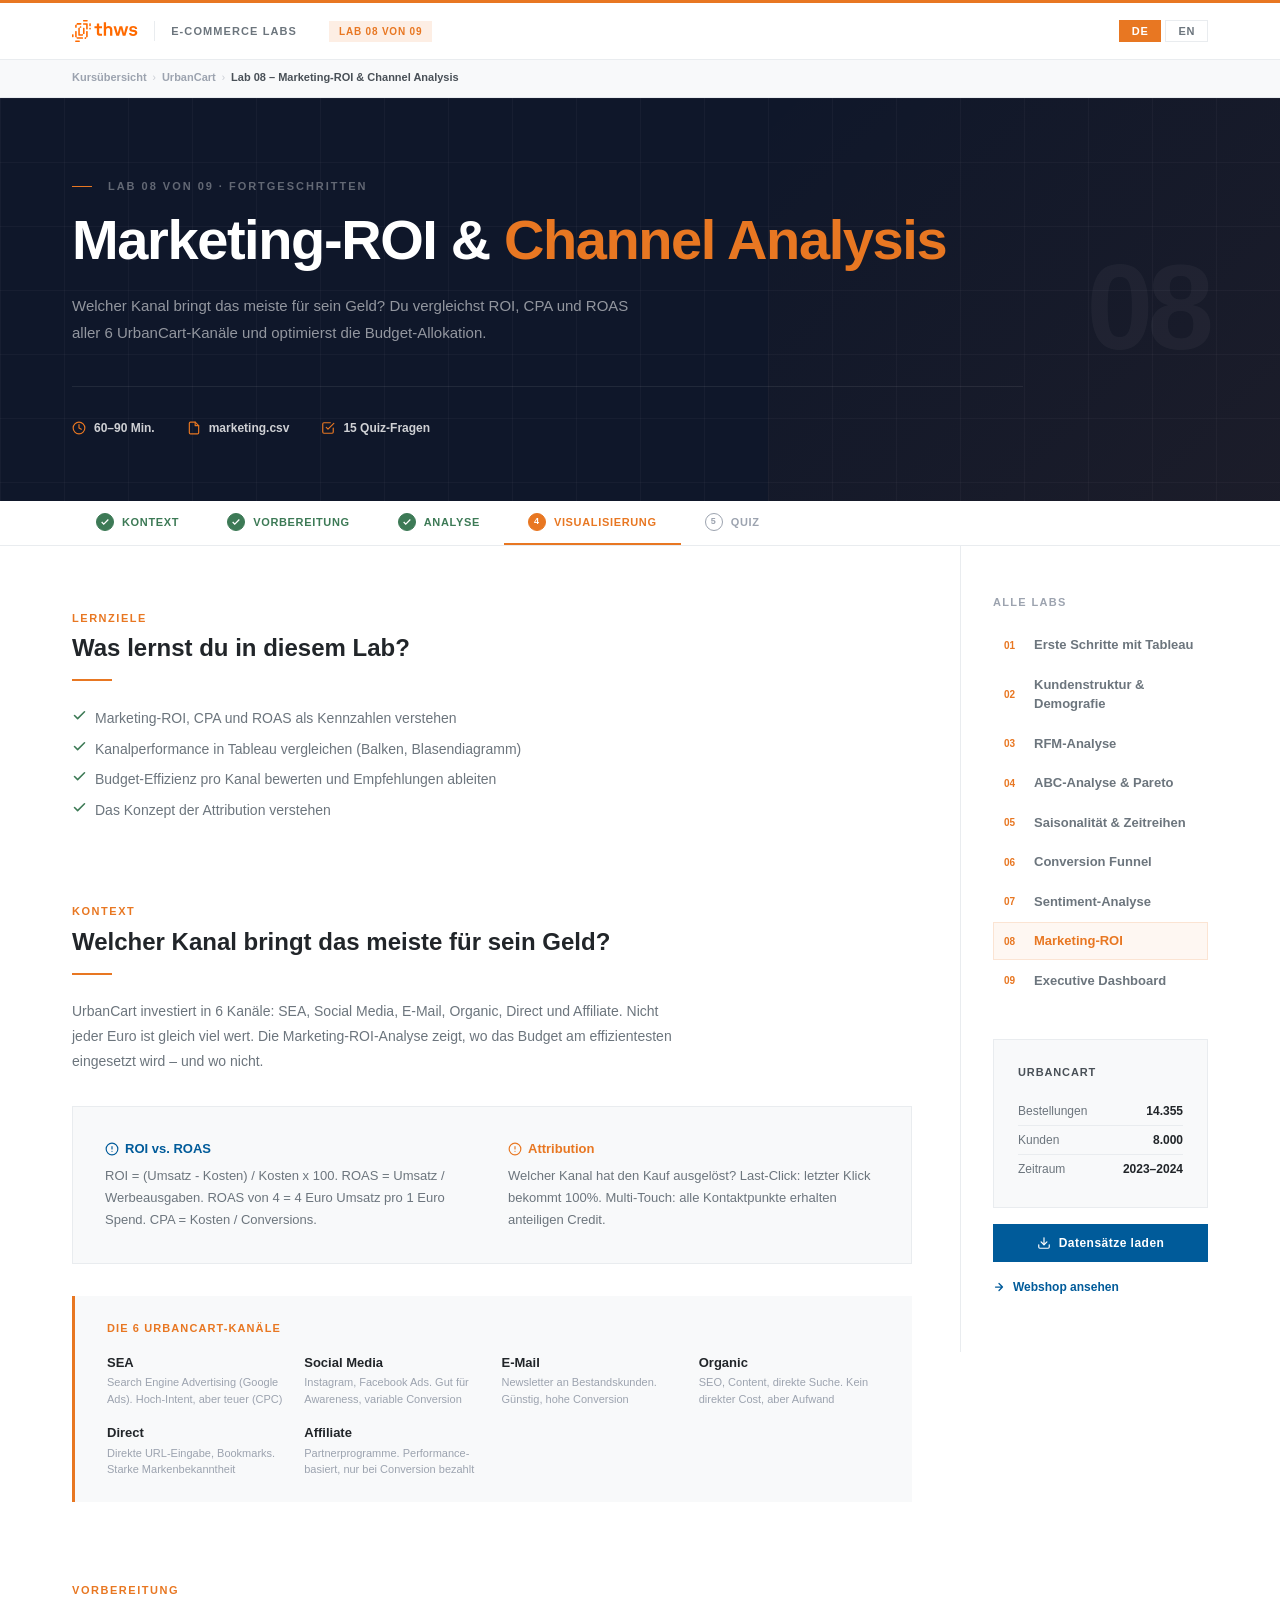
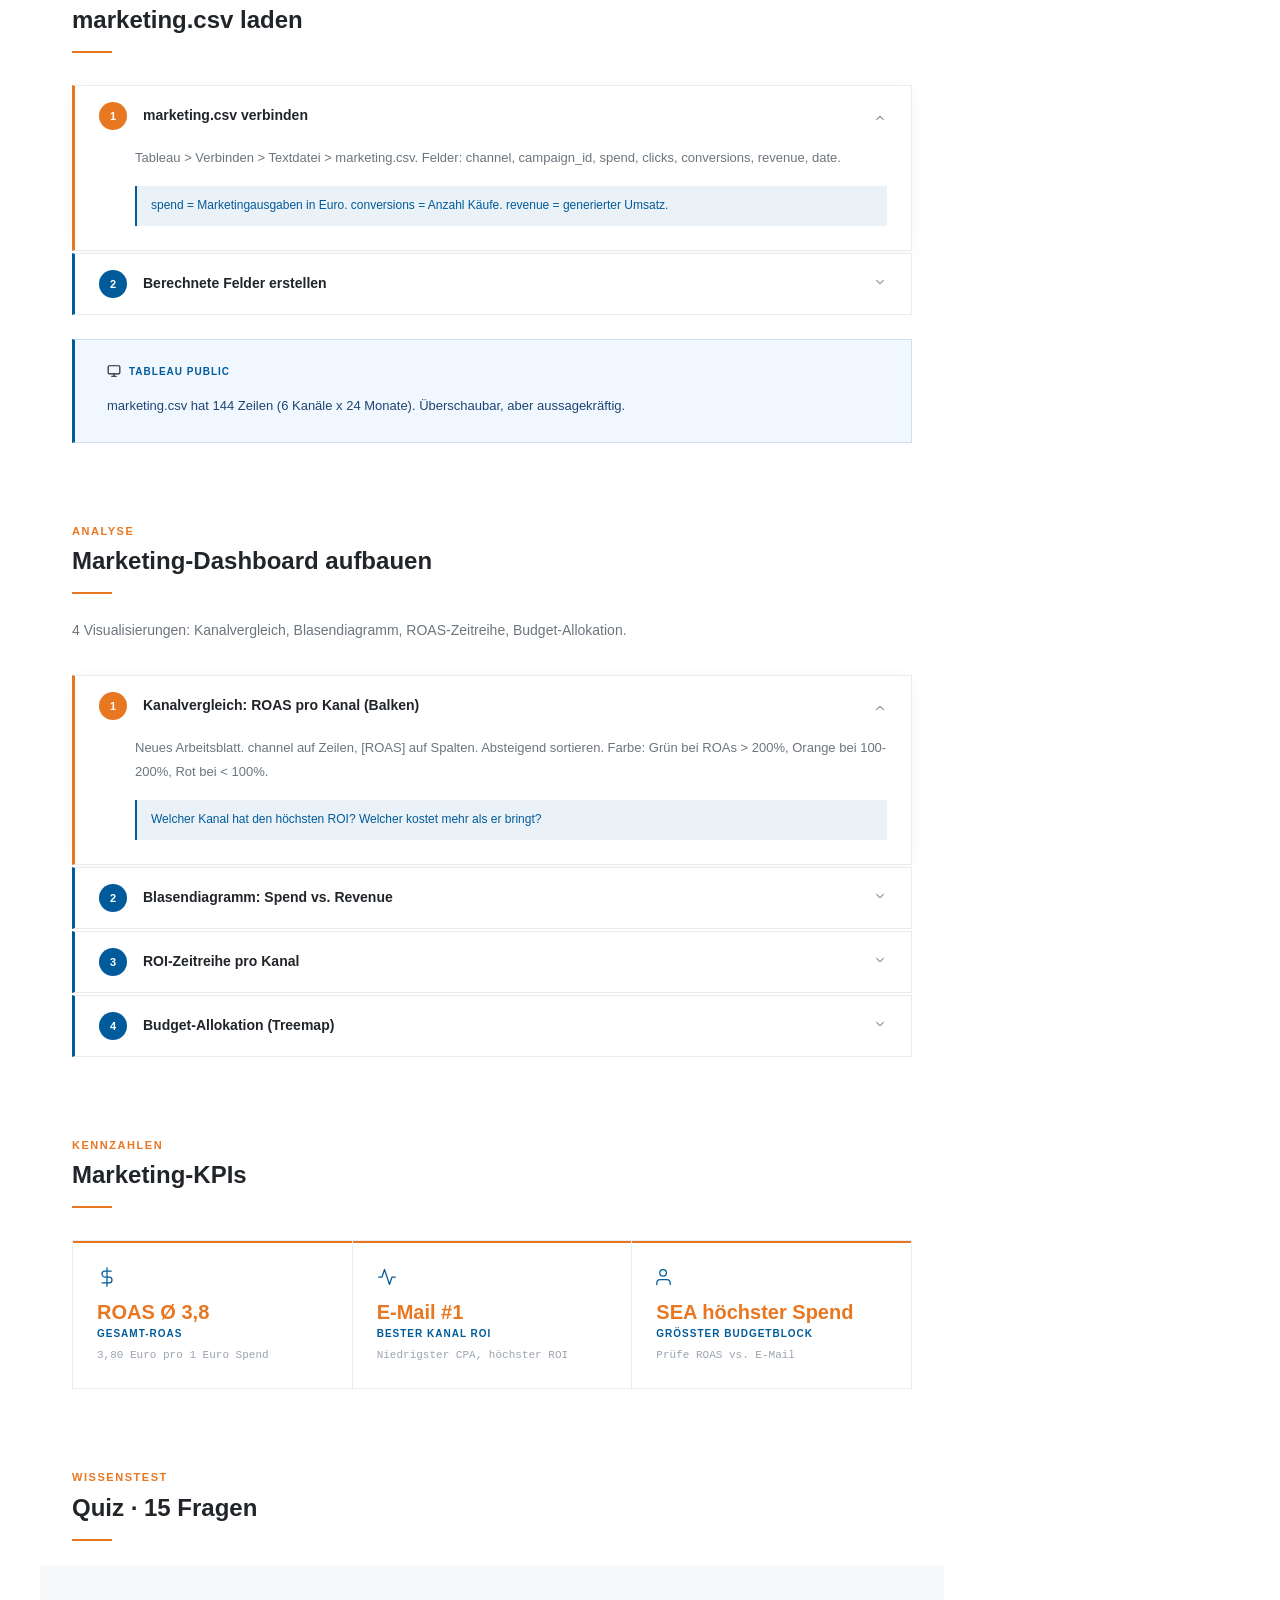
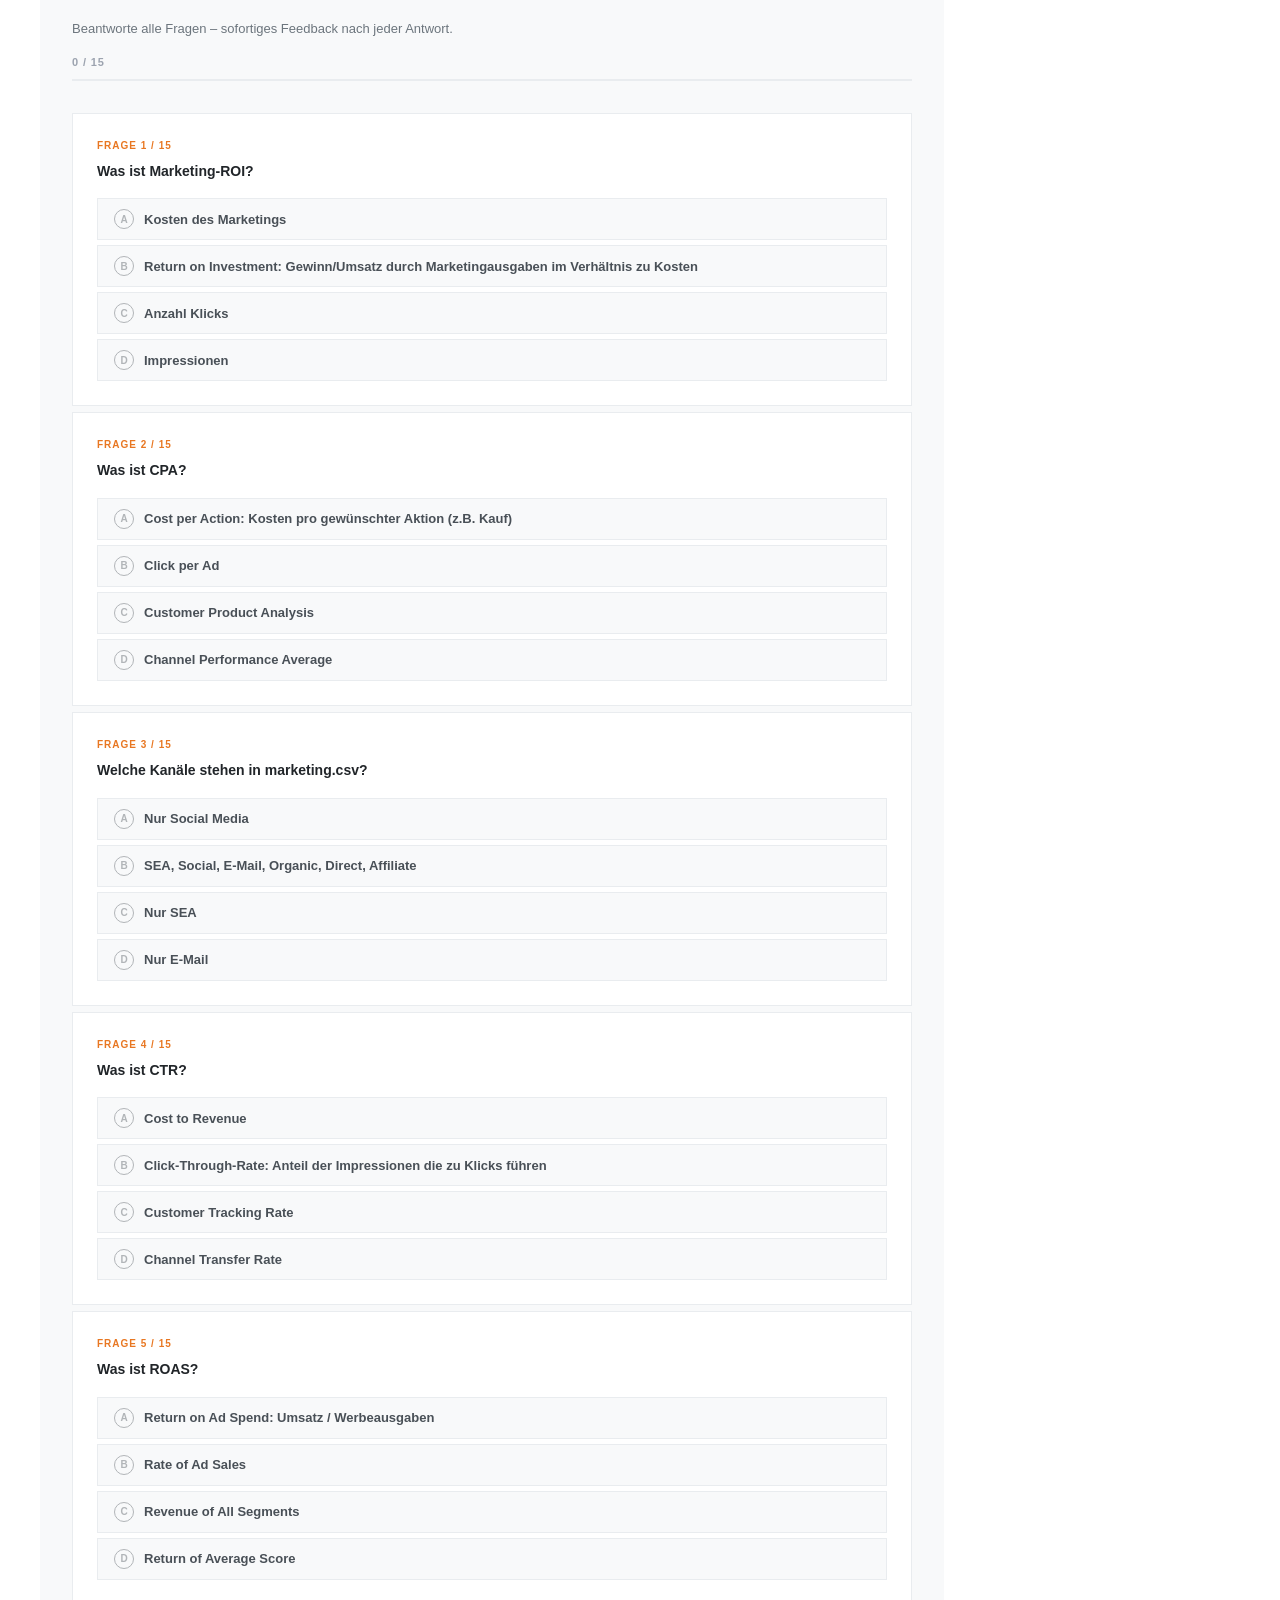
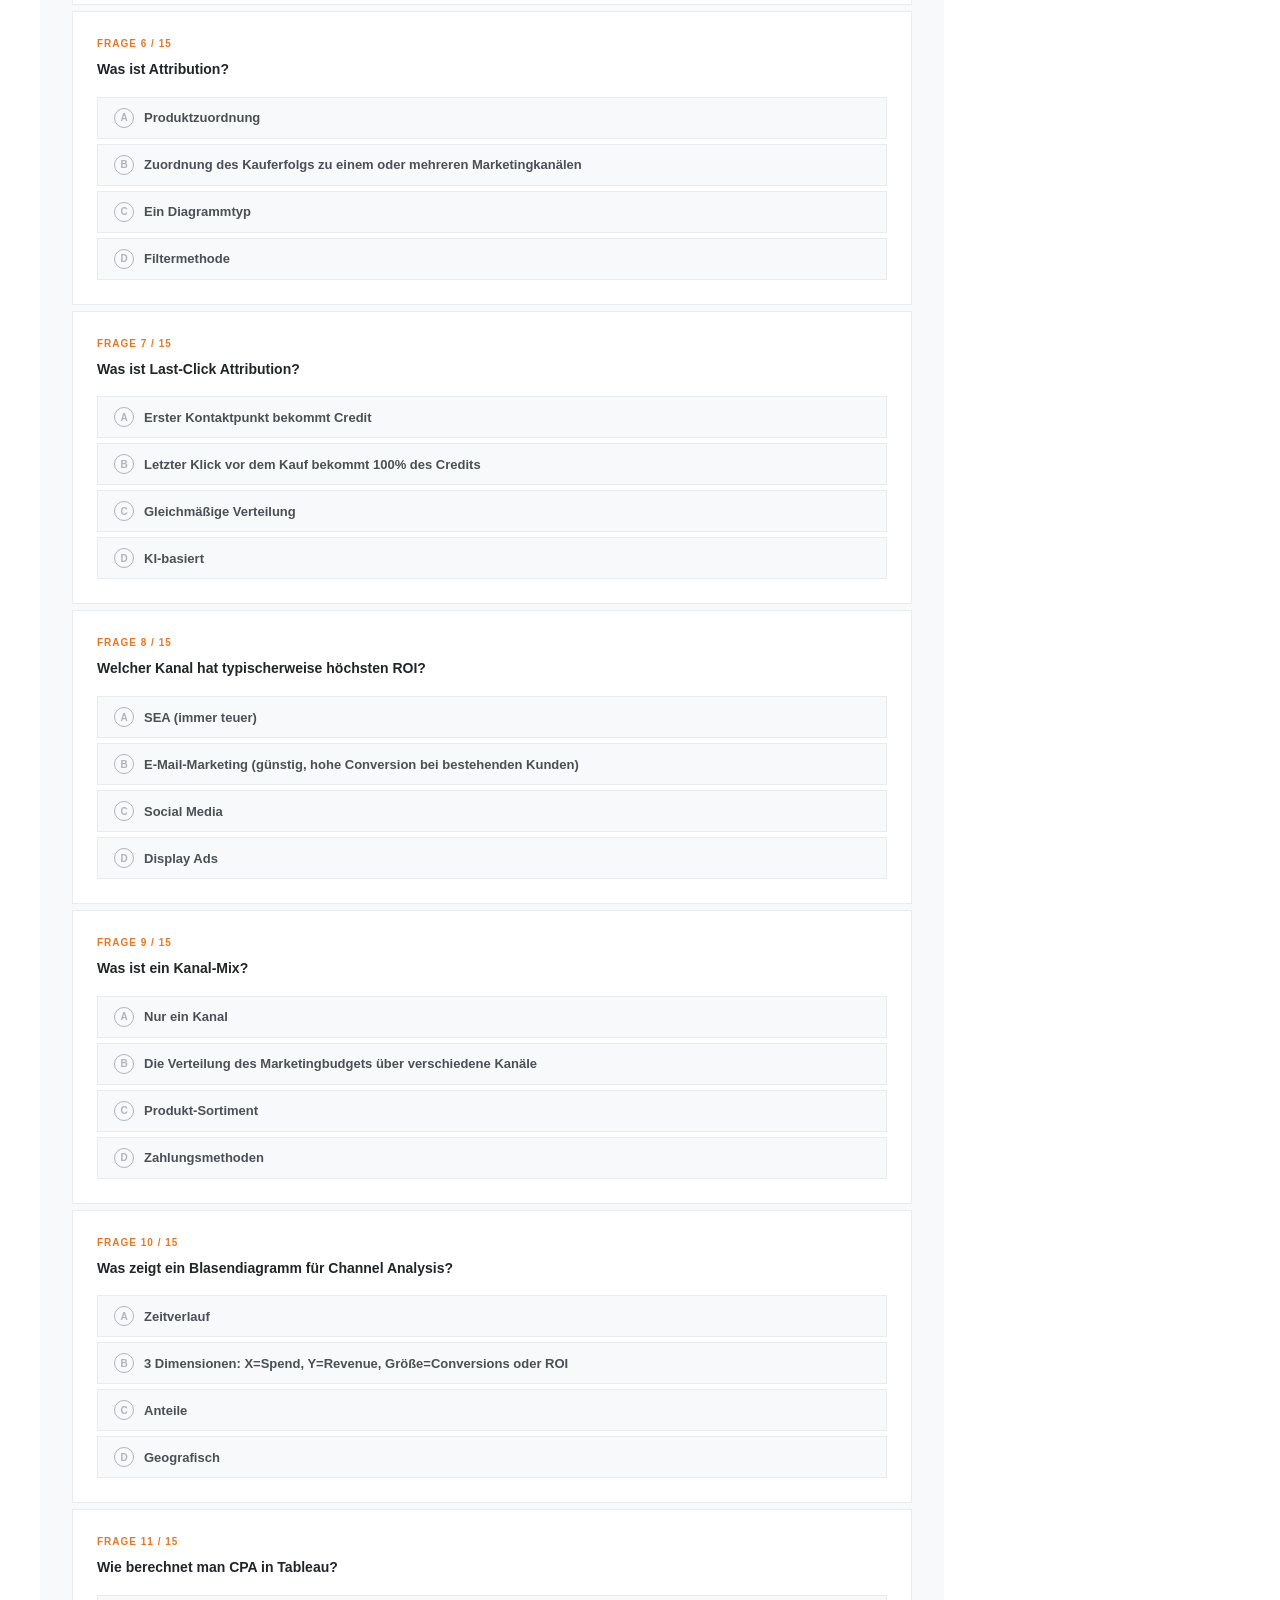
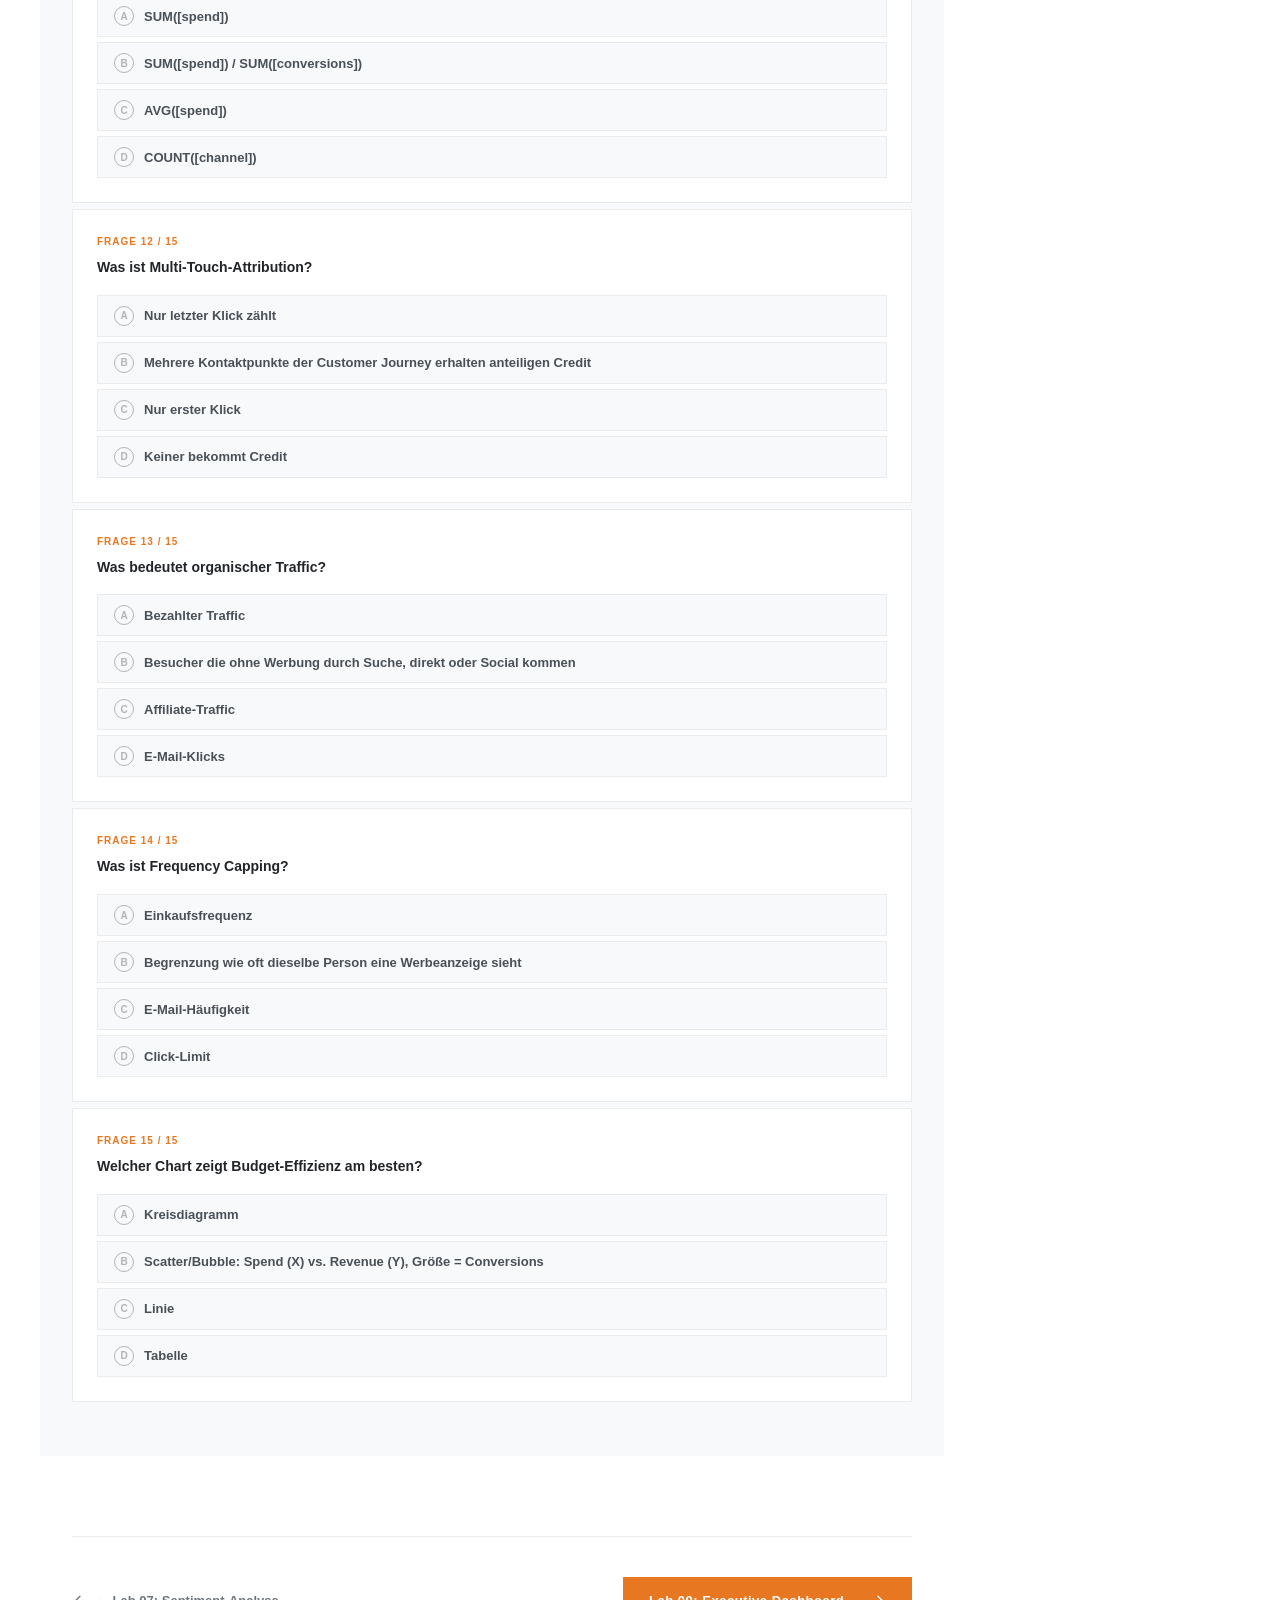
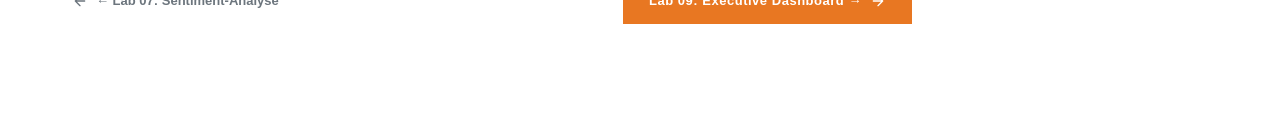
<file: lab08.html>
<!DOCTYPE html>
<html lang="de">
<head>
<meta charset="UTF-8"/>
<meta name="viewport" content="width=device-width, initial-scale=1.0"/>
<meta name="description" content="Lab 08 – Marketing Channel Analysis: Schritt-für-Schritt Tableau-Anleitung mit Quiz. E-Commerce Kurs, THWS."/>
<title>Lab 08 &#8211; Marketing-ROI &amp; Channel Analysis &middot; E-Commerce &amp; Digitale Gesch&#228;ftsmodelle &middot; THWS</title>
<link rel="stylesheet" href="design-system.css"/>
</head>
<body>
<div class="topbar"></div>
<nav class="navbar"><div class="navbar__inner"><a href="index.html" class="navbar__logo-link"><svg class="navbar__logo" viewBox="0 0 274.3 91.2" xmlns="http://www.w3.org/2000/svg"><style>.st0{fill:#FF6A00}</style><g><g><path class="st0" d="M15,32.6h2.6c1.1,0,2-0.9,2-2v-9.1c0-1.1,0.9-2,2-2h15.6c1.1,0,2-0.9,2-2v-2.6c0-1.1-0.9-2-2-2H21.5 c-1.1,0-2,0.9-2,2v2.6c0,1.1-0.9,2-2,2H15c-1.1,0-2,0.9-2,2v9.1C13,31.7,13.9,32.6,15,32.6z"/><path class="st0" d="M63.1,0H47.5c-1.1,0-2,0.9-2,2v2.6c0,1.1,0.9,2,2,2h15.6c1.1,0,2-0.9,2-2V2C65.1,0.9,64.2,0,63.1,0z"/><path class="st0" d="M76.1,13h-2.6c-1.1,0-2,0.9-2,2v9.1c0,1.1,0.9,2,2,2h2.6c1.1,0,2-0.9,2-2V15C78.1,13.9,77.2,13,76.1,13z"/><path class="st0" d="M76.1,32.6h-2.6c-1.1,0-2,0.9-2,2v2.5c0,1.1,0.9,2,2,2h2.6c1.1,0,2-0.9,2-2v-2.6 C78.1,33.4,77.2,32.6,76.1,32.6z"/><path class="st0" d="M52.1,34.5c0-1.1-0.9-2-2-2h-2.6c-1.1,0-2,0.9-2,2v22.1c0,1.1-0.9,2-2,2h-9.1c-1.1,0-2-0.9-2-2V34.5 c0-1.1,0.9-2,2-2H37c1.1,0,2-0.9,2-2v-2.6c0-1.1-0.9-2-2-2h-2.6c-1.1,0-2,0.9-2,2v2.6c0,1.1-0.9,2-2,2H28c-1.1,0-2,0.9-2,2v28.6 c0,1.1,0.9,2,2,2h15.6c1.1,0,2-0.9,2-2v-2.6c0-1.1,0.9-2,2-2h2.6c1.1,0,2-0.9,2-2L52.1,34.5L52.1,34.5z"/><path class="st0" d="M63.1,13H47.5c-1.1,0-2,0.9-2,2v2.6c0,1.1,0.9,2,2,2h9.1c1.1,0,2,0.9,2,2v15.5c0,1.1,0.9,2,2,2h2.6 c1.1,0,2-0.9,2-2V15C65.1,13.9,64.2,13,63.1,13z"/><path class="st0" d="M63.1,45.6h-2.6c-1.1,0-2,0.9-2,2v22.1c0,1.1-0.9,2-2,2H54c-1.1,0-2,0.9-2,2v2.6c0,1.1,0.9,2,2,2h2.6 c1.1,0,2-0.9,2-2v-2.6c0-1.1,0.9-2,2-2h2.6c1.1,0,2-0.9,2-2V47.5C65.1,46.5,64.2,45.6,63.1,45.6z"/><path class="st0" d="M43.6,71.6H21.5c-1.1,0-2-0.9-2-2V47.5c0-1.1-0.9-2-2-2H15c-1.1,0-2,0.9-2,2v22.1c0,1.1,0.9,2,2,2h2.6 c1.1,0,2,0.9,2,2v2.6c0,1.1,0.9,2,2,2h22.1c1.1,0,2-0.9,2-2v-2.6C45.5,72.5,44.7,71.6,43.6,71.6z"/><path class="st0" d="M30.6,84.6H15c-1.1,0-2,0.9-2,2v2.6c0,1.1,0.9,2,2,2h15.6c1.1,0,2-0.9,2-2v-2.6 C32.5,85.5,31.7,84.6,30.6,84.6z"/><path class="st0" d="M4.6,58.6H2c-1.1,0-2,0.9-2,2v9.1c0,1.1,0.9,2,2,2h2.6c1.1,0,2-0.9,2-2v-9.1C6.5,59.5,5.6,58.6,4.6,58.6z"/></g><g><path class="st0" d="M103.1,55.2V34.5h-10v-8.4h10V14.6h9.5v11.5h11.9v8.4h-11.9v18.6c0,2.6,1,3.7,3.7,3.7h8.2v8.3h-11.4 C106.3,65.1,103.1,62.3,103.1,55.2z"/><path class="st0" d="M131.7,9.1h9.5v20c2.5-2.8,6.2-4.2,10.6-4.2c9.6,0,15.5,6.1,15.5,16.6v23.6h-9.5V42.5c0-6.1-2.9-9-7.9-9 c-5.2,0-8.6,3.7-8.6,9.3v22.3h-9.5v-56H131.7z"/><path class="st0" d="M172.1,26.1h9.9l7.6,28.4l7.6-28.4h11l7.6,28.4l7.6-28.4h9.9l-11.7,39h-11.3l-7.6-28.3l-7.6,28.3h-11.3 L172.1,26.1z"/><path class="st0" d="M236.3,53.7h9.8c0.3,3.3,3.1,4.9,7.9,4.9c4.3,0,7-1.8,7-4.7c0-2.5-1.9-3.8-5.4-4.1l-6.2-0.6 c-7.3-0.8-11.8-5.1-11.8-11.8c0-7.8,6.2-12.6,16.2-12.6c9.8,0,16.1,4.2,16.6,12.3h-9.5c-0.2-3.1-2.9-4.6-7.2-4.6 c-4.1,0-6.6,1.6-6.6,4.3c0,2.3,1.8,3.6,5.8,4.1l6.3,0.7c7.4,0.9,11.6,5.2,11.6,11.7c0,7.8-6.5,12.9-16.9,12.9 C243.1,66.3,236.7,62,236.3,53.7z"/></g></g></svg><div class="navbar__divider"></div><span class="navbar__module" data-de="E-Commerce Labs" data-en="E-Commerce Labs"></span></a><span class="navbar__badge" data-de="Lab 08 von 09" data-en="Lab 08 of 09"></span><div class="navbar__right"><button class="lang-btn is-active" onclick="setLang('de')" aria-pressed="true">DE</button><button class="lang-btn" onclick="setLang('en')" aria-pressed="false">EN</button></div></div></nav><nav class="breadcrumb"><div class="breadcrumb__inner"><div class="breadcrumb__item"><a href="index.html" data-de="Kurs&#252;bersicht" data-en="Course Overview"></a></div><span class="breadcrumb__sep">&#8250;</span><div class="breadcrumb__item"><a href="urbancart.html">UrbanCart</a></div><span class="breadcrumb__sep">&#8250;</span><div class="breadcrumb__item is-current" data-de="Lab 08 &#8211; Marketing-ROI &amp; Channel Analysis" data-en="Lab 08 &#8211; Marketing ROI &amp; Channel Analysis"></div></div></nav>  
</div>
</div>
<header class="lab-hero"><div class="lab-hero__inner"><div><div class="lab-hero__kicker" data-de="Lab 08 von 09 &#183; Fortgeschritten" data-en="Lab 08 of 09 &#183; Advanced"></div><h1 class="lab-hero__title"><span data-de="Marketing-ROI &amp;" data-en="Marketing ROI &amp;"></span> <em data-de="Channel Analysis" data-en="Channel Analysis"></em></h1><p class="lab-hero__subtitle" data-de="Welcher Kanal bringt das meiste für sein Geld? Du vergleichst ROI, CPA und ROAS aller 6 UrbanCart-Kanäle und optimierst die Budget-Allokation." data-en="Which channel delivers most for its money? You compare ROI, CPA and ROAS for all 6 UrbanCart channels and optimise budget allocation."></p><div class="lab-hero__meta"><div class="lab-hero__meta-item"><svg width="14" height="14" viewBox="0 0 24 24" fill="none" stroke="currentColor" stroke-width="2" stroke-linecap="round" stroke-linejoin="round"><circle cx="12" cy="12" r="10"/><polyline points="12 6 12 12 16 14"/></svg><span><strong>60&#8211;90 Min.</strong></span></div><div class="lab-hero__meta-item"><svg width="14" height="14" viewBox="0 0 24 24" fill="none" stroke="currentColor" stroke-width="2" stroke-linecap="round" stroke-linejoin="round"><path d="M14 2H6a2 2 0 0 0-2 2v16a2 2 0 0 0 2 2h12a2 2 0 0 0 2-2V8z"/><polyline points="14 2 14 8 20 8"/></svg><span><strong>marketing.csv</strong></span></div><div class="lab-hero__meta-item"><svg width="14" height="14" viewBox="0 0 24 24" fill="none" stroke="currentColor" stroke-width="2" stroke-linecap="round" stroke-linejoin="round"><polyline points="9 11 12 14 22 4"/><path d="M21 12v7a2 2 0 0 1-2 2H5a2 2 0 0 1-2-2V5a2 2 0 0 1 2-2h11"/></svg><span><strong data-de="15 Quiz-Fragen" data-en="15 quiz questions"></strong></span></div></div></div><div class="lab-hero__num">08</div></div></header><div class="lab-progress"><div class="lab-progress__inner"><div class="prog-step is-done"><div class="prog-step__icon"><svg width="10" height="10" viewBox="0 0 24 24" fill="none" stroke="currentColor" stroke-width="3"><polyline points="20 6 9 17 4 12"/></svg></div><span data-de="Kontext" data-en="Context"></span></div><div class="prog-step is-done"><div class="prog-step__icon"><svg width="10" height="10" viewBox="0 0 24 24" fill="none" stroke="currentColor" stroke-width="3"><polyline points="20 6 9 17 4 12"/></svg></div><span data-de="Vorbereitung" data-en="Setup"></span></div><div class="prog-step is-done"><div class="prog-step__icon"><svg width="10" height="10" viewBox="0 0 24 24" fill="none" stroke="currentColor" stroke-width="3"><polyline points="20 6 9 17 4 12"/></svg></div><span data-de="Analyse" data-en="Analysis"></span></div><div class="prog-step is-active"><div class="prog-step__icon">4</div><span data-de="Visualisierung" data-en="Visualisation"></span></div><div class="prog-step"><div class="prog-step__icon">5</div><span data-de="Quiz" data-en="Quiz"></span></div></div></div></div><div style="max-width:1200px;margin:0 auto"><div class="lab-layout"><main class="lab-main"><section class="block sr"><div class="block__eyebrow" data-de="Lernziele" data-en="Learning Objectives"></div><h2 class="block__title" data-de="Was lernst du in diesem Lab?" data-en="What will you learn?"></h2><div class="block__rule"></div><ul style="font-size:14px;color:var(--gray-600);line-height:1.9;list-style:none;padding:0;margin-top:8px"><li style="display:flex;gap:8px;align-items:flex-start;margin-bottom:4px"><svg width="15" height="15" viewBox="0 0 24 24" fill="none" stroke="var(--green)" stroke-width="2.5" stroke-linecap="round" stroke-linejoin="round" style="flex-shrink:0;margin-top:3px"><polyline points="20 6 9 17 4 12"/></svg><span data-de="Marketing-ROI, CPA und ROAS als Kennzahlen verstehen" data-en="Understand Marketing ROI, CPA and ROAS as metrics"></span></li><li style="display:flex;gap:8px;align-items:flex-start;margin-bottom:4px"><svg width="15" height="15" viewBox="0 0 24 24" fill="none" stroke="var(--green)" stroke-width="2.5" stroke-linecap="round" stroke-linejoin="round" style="flex-shrink:0;margin-top:3px"><polyline points="20 6 9 17 4 12"/></svg><span data-de="Kanalperformance in Tableau vergleichen (Balken, Blasendiagramm)" data-en="Compare channel performance in Tableau (bar, bubble chart)"></span></li><li style="display:flex;gap:8px;align-items:flex-start;margin-bottom:4px"><svg width="15" height="15" viewBox="0 0 24 24" fill="none" stroke="var(--green)" stroke-width="2.5" stroke-linecap="round" stroke-linejoin="round" style="flex-shrink:0;margin-top:3px"><polyline points="20 6 9 17 4 12"/></svg><span data-de="Budget-Effizienz pro Kanal bewerten und Empfehlungen ableiten" data-en="Evaluate budget efficiency per channel and derive recommendations"></span></li><li style="display:flex;gap:8px;align-items:flex-start;margin-bottom:4px"><svg width="15" height="15" viewBox="0 0 24 24" fill="none" stroke="var(--green)" stroke-width="2.5" stroke-linecap="round" stroke-linejoin="round" style="flex-shrink:0;margin-top:3px"><polyline points="20 6 9 17 4 12"/></svg><span data-de="Das Konzept der Attribution verstehen" data-en="Understand the concept of attribution"></span></li></ul></section><section class="block sr"><div class="block__eyebrow" data-de="Kontext" data-en="Context"></div><h2 class="block__title" data-de="Welcher Kanal bringt das meiste für sein Geld?" data-en="Which channel delivers most for its money?"></h2><div class="block__rule"></div><p class="block__lead" data-de="UrbanCart investiert in 6 Kanäle: SEA, Social Media, E-Mail, Organic, Direct und Affiliate. Nicht jeder Euro ist gleich viel wert. Die Marketing-ROI-Analyse zeigt, wo das Budget am effizientesten eingesetzt wird &#8211; und wo nicht." data-en="UrbanCart invests in 6 channels: SEA, Social Media, Email, Organic, Direct and Affiliate. Not every Euro is worth the same. Marketing ROI analysis shows where the budget is used most efficiently &#8211; and where it is not."></p><div class="concept-box sr"><div class="concept-item"><div class="concept-item__title" style="color:var(--blue)"><svg width="14" height="14" viewBox="0 0 24 24" fill="none" stroke="currentColor" stroke-width="2" stroke-linecap="round" stroke-linejoin="round"><circle cx="12" cy="12" r="10"/><line x1="12" y1="8" x2="12" y2="12"/><line x1="12" y1="16" x2="12.01" y2="16"/></svg> ROI vs. ROAS</div><div class="concept-item__text" data-de="ROI = (Umsatz - Kosten) / Kosten x 100. ROAS = Umsatz / Werbeausgaben. ROAS von 4 = 4 Euro Umsatz pro 1 Euro Spend. CPA = Kosten / Conversions." data-en="ROI = (Revenue - Cost) / Cost x 100. ROAS = Revenue / Ad Spend. ROAS of 4 = 4 Euro revenue per 1 Euro spend. CPA = Cost / Conversions."></div></div><div class="concept-item"><div class="concept-item__title" style="color:var(--orange)"><svg width="14" height="14" viewBox="0 0 24 24" fill="none" stroke="currentColor" stroke-width="2" stroke-linecap="round" stroke-linejoin="round"><circle cx="12" cy="12" r="10"/><line x1="12" y1="8" x2="12" y2="12"/><line x1="12" y1="16" x2="12.01" y2="16"/></svg> Attribution</div><div class="concept-item__text" data-de="Welcher Kanal hat den Kauf ausgelöst? Last-Click: letzter Klick bekommt 100%. Multi-Touch: alle Kontaktpunkte erhalten anteiligen Credit." data-en="Which channel triggered the purchase? Last-click: last click gets 100%. Multi-touch: all touchpoints receive proportional credit."></div></div></div><div class="infobox sr"><div class="infobox__title" data-de="Die 6 UrbanCart-Kanäle" data-en="The 6 UrbanCart Channels"></div><div class="infobox__grid"><div class="infobox__item"><div class="infobox__item__title">SEA</div><div class="infobox__item__sub">Search Engine Advertising (Google Ads). Hoch-Intent, aber teuer (CPC)</div></div><div class="infobox__item"><div class="infobox__item__title">Social Media</div><div class="infobox__item__sub">Instagram, Facebook Ads. Gut für Awareness, variable Conversion</div></div><div class="infobox__item"><div class="infobox__item__title">E-Mail</div><div class="infobox__item__sub">Newsletter an Bestandskunden. Günstig, hohe Conversion</div></div><div class="infobox__item"><div class="infobox__item__title">Organic</div><div class="infobox__item__sub">SEO, Content, direkte Suche. Kein direkter Cost, aber Aufwand</div></div><div class="infobox__item"><div class="infobox__item__title">Direct</div><div class="infobox__item__sub">Direkte URL-Eingabe, Bookmarks. Starke Markenbekanntheit</div></div><div class="infobox__item"><div class="infobox__item__title">Affiliate</div><div class="infobox__item__sub">Partnerprogramme. Performance-basiert, nur bei Conversion bezahlt</div></div></div></div></section><section class="block sr"><div class="block__eyebrow" data-de="Vorbereitung" data-en="Preparation"></div><h2 class="block__title" data-de="marketing.csv laden" data-en="Load marketing.csv"></h2><div class="block__rule"></div><div class="steps"><details class="step" open><summary class="step__summary"><div class="step__num">1</div><div class="step__title" data-de="marketing.csv verbinden" data-en="Connect marketing.csv"></div><div class="step__arrow"><svg width="14" height="14" viewBox="0 0 24 24" fill="none" stroke="currentColor" stroke-width="2" stroke-linecap="round" stroke-linejoin="round"><polyline points="6 9 12 15 18 9"/></svg></div></summary><div class="step__body"><p data-de="Tableau > Verbinden > Textdatei > marketing.csv. Felder: channel, campaign_id, spend, clicks, conversions, revenue, date." data-en="Tableau > Connect > Text File > marketing.csv. Fields: channel, campaign_id, spend, clicks, conversions, revenue, date."></p><div class="step__tip" data-de="spend = Marketingausgaben in Euro. conversions = Anzahl Käufe. revenue = generierter Umsatz." data-en="spend = marketing spend in Euro. conversions = buyers. revenue = generated revenue."></div></div></details><details class="step"><summary class="step__summary"><div class="step__num">2</div><div class="step__title" data-de="Berechnete Felder erstellen" data-en="Create calculated fields"></div><div class="step__arrow"><svg width="14" height="14" viewBox="0 0 24 24" fill="none" stroke="currentColor" stroke-width="2" stroke-linecap="round" stroke-linejoin="round"><polyline points="6 9 12 15 18 9"/></svg></div></summary><div class="step__body"><p data-de="2 berechnete Felder: ROI: IF SUM([Spend Eur])> 0 THEN (SUM([Revenue Eur])-SUM([Spend Eur]))/SUM([Spend Eur])*100 ELSE SUM([Revenue Eur]) END. CONVERSION = [Orders] / [Clicks]." data-en="2 calculated fields: ROI: IF SUM([Spend Eur])> 0 THEN (SUM([Revenue Eur])-SUM([Spend Eur]))/SUM([Spend Eur])*100 ELSE SUM([Revenue Eur]) END. CONVERSION = [Orders] / [Clicks]."></p><div class="step__tip" data-de="Diese 3 Felder sind der Kern des Marketing-Dashboards. Erstelle sie als berechnete Felder bevor du Arbeitsblätter baust." data-en="These 3 fields are the core of the marketing dashboard. Create them as calculated fields before building worksheets."></div></div></details></div><div class="tableau-box"><div class="tableau-box__header"><svg width="14" height="14" viewBox="0 0 24 24" fill="none" stroke="currentColor" stroke-width="2" stroke-linecap="round" stroke-linejoin="round"><rect x="2" y="3" width="20" height="14" rx="2"/><line x1="8" y1="21" x2="16" y2="21"/><line x1="12" y1="17" x2="12" y2="21"/></svg><span class="tableau-box__tag">Tableau Public</span></div><div class="tableau-box__body" data-de="marketing.csv hat 144 Zeilen (6 Kanäle x 24 Monate). Überschaubar, aber aussagekräftig." data-en="marketing.csv has 144 rows (6 channels x 24 months). Manageable but meaningful."></div></div></section><section class="block sr"><div class="block__eyebrow" data-de="Analyse" data-en="Analysis"></div><h2 class="block__title" data-de="Marketing-Dashboard aufbauen" data-en="Build the Marketing Dashboard"></h2><div class="block__rule"></div><p class="block__lead" data-de="4 Visualisierungen: Kanalvergleich, Blasendiagramm, ROAS-Zeitreihe, Budget-Allokation." data-en="4 visualisations: channel comparison, bubble chart, ROAS time series, budget allocation."></p><div class="steps"><details class="step" open><summary class="step__summary"><div class="step__num">1</div><div class="step__title" data-de="Kanalvergleich: ROAS pro Kanal (Balken)" data-en="Channel comparison: ROAS per channel (bar)"></div><div class="step__arrow"><svg width="14" height="14" viewBox="0 0 24 24" fill="none" stroke="currentColor" stroke-width="2" stroke-linecap="round" stroke-linejoin="round"><polyline points="6 9 12 15 18 9"/></svg></div></summary><div class="step__body"><p data-de="Neues Arbeitsblatt. channel auf Zeilen, [ROAS] auf Spalten. Absteigend sortieren. Farbe: Grün bei ROAs > 200%, Orange bei 100-200%, Rot bei < 100%." data-en="New worksheet. channel to Rows, [ROAS] to Columns. Sort descending. Colour: Green for ROAS > 200%, Orange for 100-200%, Red for < 100%."></p><div class="step__tip" data-de="Welcher Kanal hat den höchsten ROI? Welcher kostet mehr als er bringt?" data-en="Which channel has the highest ROI? Which costs more than it brings?"></div></div></details><details class="step"><summary class="step__summary"><div class="step__num">2</div><div class="step__title" data-de="Blasendiagramm: Spend vs. Revenue" data-en="Blasendiagramm: Spend vs. Revenue"></div><div class="step__arrow"><svg width="14" height="14" viewBox="0 0 24 24" fill="none" stroke="currentColor" stroke-width="2" stroke-linecap="round" stroke-linejoin="round"><polyline points="6 9 12 15 18 9"/></svg></div></summary><div class="step__body"><p data-de="Neues Arbeitsblatt. SUM([spend]) auf Spalten (X), SUM([revenue]) auf Zeilen (Y). SUM([conversions]) auf Größe. channel auf Farbe und Beschriftung. Chart-Typ: Kreis." data-en="New worksheet. SUM([spend]) to Columns (X), SUM([revenue]) to Rows (Y). SUM([conversions]) to Size. channel to Colour and Label. Chart type: Circle."></p><div class="step__tip" data-de="Oben links = günstig und umsatzstark = ideal. Unten rechts = teuer und schwacher Umsatz = prüfen." data-en="Top-left = cheap and high revenue = ideal. Bottom-right = expensive and weak revenue = review."></div></div></details><details class="step"><summary class="step__summary"><div class="step__num">3</div><div class="step__title" data-de="ROI-Zeitreihe pro Kanal" data-en="ROI time series per channel"></div><div class="step__arrow"><svg width="14" height="14" viewBox="0 0 24 24" fill="none" stroke="currentColor" stroke-width="2" stroke-linecap="round" stroke-linejoin="round"><polyline points="6 9 12 15 18 9"/></svg></div></summary><div class="step__body"><p data-de="Neues Arbeitsblatt. date auf Spalten (Monat/Jahr), [ROI] auf Zeilen, channel auf Farbe. Liniendiagramm. Welcher Kanal verbessert sich über Zeit?" data-en="New worksheet. date to Columns (Month/Year), [ROI] to Rows, channel to Colour. Line chart. Which channel improves over time?"></p></div></details><details class="step"><summary class="step__summary"><div class="step__num">4</div><div class="step__title" data-de="Budget-Allokation (Treemap)" data-en="Budget allocation (Treemap)"></div><div class="step__arrow"><svg width="14" height="14" viewBox="0 0 24 24" fill="none" stroke="currentColor" stroke-width="2" stroke-linecap="round" stroke-linejoin="round"><polyline points="6 9 12 15 18 9"/></svg></div></summary><div class="step__body"><p data-de="Neues Arbeitsblatt. channel auf Detail und Farbe, SUM([spend]) auf Größe. Chart-Typ: Treemap. Zeigt Budgetverteilung als Fläche." data-en="New worksheet. channel to Detail and Colour, SUM([spend]) to Size. Chart type: Treemap. Shows budget distribution as area."></p></div></details></div></section><section class="block sr"><div class="block__eyebrow" data-de="Kennzahlen" data-en="Key Metrics"></div><h2 class="block__title" data-de="Marketing-KPIs" data-en="Marketing KPIs"></h2><div class="block__rule"></div><div class="kpi-row"><div class="kpi"><svg class="kpi__icon" width="20" height="20" viewBox="0 0 24 24" fill="none" stroke="currentColor" stroke-width="1.5" stroke-linecap="round" stroke-linejoin="round"><line x1="12" y1="1" x2="12" y2="23"/><path d="M17 5H9.5a3.5 3.5 0 0 0 0 7h5a3.5 3.5 0 0 1 0 7H6"/></svg><div class="kpi__value" data-de="ROAS Ø 3,8" data-en="ROAS avg. 3.8"></div><div class="kpi__label">Gesamt-ROAS</div><div class="kpi__def">3,80 Euro pro 1 Euro Spend</div></div><div class="kpi"><svg class="kpi__icon" width="20" height="20" viewBox="0 0 24 24" fill="none" stroke="currentColor" stroke-width="1.5" stroke-linecap="round" stroke-linejoin="round"><path d="M22 12h-4l-3 9L9 3l-3 9H2"/></svg><div class="kpi__value" data-de="E-Mail #1" data-en="Email #1"></div><div class="kpi__label">Bester Kanal ROI</div><div class="kpi__def">Niedrigster CPA, höchster ROI</div></div><div class="kpi"><svg class="kpi__icon" width="20" height="20" viewBox="0 0 24 24" fill="none" stroke="currentColor" stroke-width="1.5" stroke-linecap="round" stroke-linejoin="round"><path d="M17 21v-2a4 4 0 0 0-4-4H5a4 4 0 0 0-4 4v2"/><circle cx="8.5" cy="7" r="4"/></svg><div class="kpi__value" data-de="SEA höchster Spend" data-en="SEA highest spend"></div><div class="kpi__label">Größter Budgetblock</div><div class="kpi__def">Prüfe ROAS vs. E-Mail</div></div></div></section><section class="block"><div class="block__eyebrow" data-de="Wissenstest" data-en="Knowledge Test"></div><h2 class="block__title" data-de="Quiz &middot; 15 Fragen" data-en="Quiz &middot; 15 Questions"></h2><div class="block__rule"></div><div class="quiz-section"><div class="quiz-header"><p class="quiz-header__sub" data-de="Beantworte alle Fragen &#8211; sofortiges Feedback nach jeder Antwort." data-en="Answer all questions &#8211; immediate feedback after each answer."></p><p class="quiz-progress-text" id="quiz-progress">0 / 15</p><div class="quiz-progress-bar"><div class="quiz-progress-fill" id="quiz-fill"></div></div></div><div id="quiz-questions"></div><div class="quiz-result" id="quiz-result"><div class="quiz-result__score" id="quiz-score">0</div><div class="quiz-result__of">/15</div><div class="quiz-result__label" data-de="Punkte" data-en="Points"></div><div class="quiz-result__msg" id="quiz-msg"></div><a href="lab09.html" class="quiz-result__next"><span data-de="Weiter zu Lab 09: Executive Dashboard" data-en="Continue to Lab 09: Executive Dashboard"></span><svg width="16" height="16" viewBox="0 0 24 24" fill="none" stroke="currentColor" stroke-width="2" stroke-linecap="round" stroke-linejoin="round"><path d="M5 12h14M12 5l7 7-7 7"/></svg></a><button class="quiz-result__retry" onclick="resetQuiz()"><svg width="12" height="12" viewBox="0 0 24 24" fill="none" stroke="currentColor" stroke-width="2" stroke-linecap="round" stroke-linejoin="round"><polyline points="1 4 1 10 7 10"/><path d="M3.51 15a9 9 0 1 0 .49-3.5"/></svg><span data-de="Nochmal versuchen" data-en="Try again"></span></button></div></div></section><div class="lab-nav"><a href="lab07.html" class="lab-nav__back"><svg width="16" height="16" viewBox="0 0 24 24" fill="none" stroke="currentColor" stroke-width="2" stroke-linecap="round" stroke-linejoin="round"><path d="M19 12H5M12 5l-7 7 7 7"/></svg><span data-de="&#8592; Lab 07: Sentiment-Analyse" data-en="&#8592; Lab 07: Sentiment Analysis"></span></a><a href="lab09.html" class="lab-nav__next"><span data-de="Lab 09: Executive Dashboard &#8594;" data-en="Lab 09: Executive Dashboard &#8594;"></span><svg width="16" height="16" viewBox="0 0 24 24" fill="none" stroke="currentColor" stroke-width="2" stroke-linecap="round" stroke-linejoin="round"><path d="M5 12h14M12 5l7 7-7 7"/></svg></a></div></main><aside class="lab-sidebar"><div class="sidebar-section"><div class="sidebar-title" data-de="Alle Labs" data-en="All Labs"></div><nav class="sidebar-nav"><a href="lab01.html" class="sidebar-link"><span style="font-size:10px;font-weight:800;color:var(--orange);width:22px;flex-shrink:0">01</span>Erste Schritte mit Tableau</a><a href="lab02.html" class="sidebar-link"><span style="font-size:10px;font-weight:800;color:var(--orange);width:22px;flex-shrink:0">02</span>Kundenstruktur &amp; Demografie</a><a href="lab03.html" class="sidebar-link"><span style="font-size:10px;font-weight:800;color:var(--orange);width:22px;flex-shrink:0">03</span>RFM-Analyse</a><a href="lab04.html" class="sidebar-link"><span style="font-size:10px;font-weight:800;color:var(--orange);width:22px;flex-shrink:0">04</span>ABC-Analyse &amp; Pareto</a><a href="lab05.html" class="sidebar-link"><span style="font-size:10px;font-weight:800;color:var(--orange);width:22px;flex-shrink:0">05</span>Saisonalit&#228;t &amp; Zeitreihen</a><a href="lab06.html" class="sidebar-link"><span style="font-size:10px;font-weight:800;color:var(--orange);width:22px;flex-shrink:0">06</span>Conversion Funnel</a><a href="lab07.html" class="sidebar-link"><span style="font-size:10px;font-weight:800;color:var(--orange);width:22px;flex-shrink:0">07</span>Sentiment-Analyse</a><a href="lab08.html" class="sidebar-link is-active"><span style="font-size:10px;font-weight:800;color:var(--orange);width:22px;flex-shrink:0">08</span>Marketing-ROI</a><a href="lab09.html" class="sidebar-link"><span style="font-size:10px;font-weight:800;color:var(--orange);width:22px;flex-shrink:0">09</span>Executive Dashboard</a></nav></div><div class="sidebar-section"><div class="sidebar-data-card"><div class="sidebar-data-card__title">UrbanCart</div><div class="sidebar-data-row"><span class="sidebar-data-row__label" data-de="Bestellungen" data-en="Orders"></span><span class="sidebar-data-row__value">14.355</span></div><div class="sidebar-data-row"><span class="sidebar-data-row__label" data-de="Kunden" data-en="Customers"></span><span class="sidebar-data-row__value">8.000</span></div><div class="sidebar-data-row"><span class="sidebar-data-row__label" data-de="Zeitraum" data-en="Period"></span><span class="sidebar-data-row__value">2023&#8211;2024</span></div></div><a href="https://github.com/swrobuts/e-comm/tree/main/data" target="_blank" rel="noopener" class="sidebar-download"><svg width="14" height="14" viewBox="0 0 24 24" fill="none" stroke="currentColor" stroke-width="2" stroke-linecap="round" stroke-linejoin="round"><path d="M21 15v4a2 2 0 0 1-2 2H5a2 2 0 0 1-2-2v-4"/><polyline points="7 10 12 15 17 10"/><line x1="12" y1="15" x2="12" y2="3"/></svg><span data-de="Datens&#228;tze laden" data-en="Download datasets"></span></a><a href="urbancart.html" style="display:flex;align-items:center;gap:8px;font-size:12px;font-weight:700;color:var(--blue);margin-top:8px;padding:8px 0"><svg width="12" height="12" viewBox="0 0 24 24" fill="none" stroke="currentColor" stroke-width="2.5" stroke-linecap="round" stroke-linejoin="round"><path d="M5 12h14M12 5l7 7-7 7"/></svg><span data-de="Webshop ansehen" data-en="View webshop"></span></a></div></aside></div></div>
<script>
const QUESTIONS=[{"q": {"de": "Was ist Marketing-ROI?", "en": "What is Marketing ROI?"}, "opts": {"de": ["Kosten des Marketings", "Return on Investment: Gewinn/Umsatz durch Marketingausgaben im Verhältnis zu Kosten", "Anzahl Klicks", "Impressionen"], "en": ["Marketing costs", "Return on Investment: profit/revenue from marketing relative to costs", "Number of clicks", "Impressions"]}, "correct": 1, "explain": {"de": "ROI = (Umsatz - Kosten) / Kosten x 100. Zeigt: Wie viel Euro Umsatz bringt 1 Euro Marketing?", "en": "ROI = (Revenue - Cost) / Cost x 100. Shows: how much revenue does 1 Euro of marketing generate?"}}, {"q": {"de": "Was ist CPA?", "en": "What is CPA?"}, "opts": {"de": ["Cost per Action: Kosten pro gewünschter Aktion (z.B. Kauf)", "Click per Ad", "Customer Product Analysis", "Channel Performance Average"], "en": ["Cost per Action: cost per desired action (e.g. purchase)", "Click per Ad", "Customer Product Analysis", "Channel Performance Average"]}, "correct": 0, "explain": {"de": "CPA = Cost per Acquisition. Marketingkosten / Anzahl Käufe. Je niedriger, desto effizienter.", "en": "CPA = Cost per Acquisition. Marketing cost / number of buyers. The lower, the more efficient."}}, {"q": {"de": "Welche Kanäle stehen in marketing.csv?", "en": "Which channels are in marketing.csv?"}, "opts": {"de": ["Nur Social Media", "SEA, Social, E-Mail, Organic, Direct, Affiliate", "Nur SEA", "Nur E-Mail"], "en": ["Only social media", "SEA, Social, Email, Organic, Direct, Affiliate", "Only SEA", "Only email"]}, "correct": 1, "explain": {"de": "marketing.csv enthält: channel, campaign_id, spend, clicks, conversions, revenue, date.", "en": "marketing.csv contains: channel, campaign_id, spend, clicks, conversions, revenue, date."}}, {"q": {"de": "Was ist CTR?", "en": "What is CTR?"}, "opts": {"de": ["Cost to Revenue", "Click-Through-Rate: Anteil der Impressionen die zu Klicks führen", "Customer Tracking Rate", "Channel Transfer Rate"], "en": ["Cost to Revenue", "Click-Through Rate: share of impressions that lead to clicks", "Customer Tracking Rate", "Channel Transfer Rate"]}, "correct": 1, "explain": {"de": "CTR = Klicks / Impressionen x 100. Misst die Relevanz einer Werbeanzeige.", "en": "CTR = clicks / impressions x 100. Measures the relevance of an ad."}}, {"q": {"de": "Was ist ROAS?", "en": "What is ROAS?"}, "opts": {"de": ["Return on Ad Spend: Umsatz / Werbeausgaben", "Rate of Ad Sales", "Revenue of All Segments", "Return of Average Score"], "en": ["Return on Ad Spend: Revenue / Ad Spend", "Rate of Ad Sales", "Revenue of All Segments", "Return of Average Score"]}, "correct": 0, "explain": {"de": "ROAS = Revenue / Ad Spend. ROAS von 4 = 4 Euro Umsatz pro 1 Euro Werbeausgaben.", "en": "ROAS = Revenue / Ad Spend. ROAS of 4 = 4 Euro revenue per 1 Euro ad spend."}}, {"q": {"de": "Was ist Attribution?", "en": "What is attribution?"}, "opts": {"de": ["Produktzuordnung", "Zuordnung des Kauferfolgs zu einem oder mehreren Marketingkanälen", "Ein Diagrammtyp", "Filtermethode"], "en": ["Product assignment", "Assigning purchase success to one or more marketing channels", "A chart type", "Filter method"]}, "correct": 1, "explain": {"de": "Attribution: Welcher Kanal hat den Kauf beeinflusst? Last-Click, First-Click oder Multi-Touch.", "en": "Attribution: which channel influenced the purchase? Last-click, first-click or multi-touch."}}, {"q": {"de": "Was ist Last-Click Attribution?", "en": "What is last-click attribution?"}, "opts": {"de": ["Erster Kontaktpunkt bekommt Credit", "Letzter Klick vor dem Kauf bekommt 100% des Credits", "Gleichmäßige Verteilung", "KI-basiert"], "en": ["First touchpoint gets credit", "Last click before purchase gets 100% of the credit", "Equal distribution", "AI-based"]}, "correct": 1, "explain": {"de": "Last-Click: einfach zu messen, überschätzt letzte Kanäle (oft Direct/Organic), unterschätzt frühe.", "en": "Last-click: easy to measure, overvalues last channels (often direct/organic), undervalues early ones."}}, {"q": {"de": "Welcher Kanal hat typischerweise höchsten ROI?", "en": "Which channel typically has the highest ROI?"}, "opts": {"de": ["SEA (immer teuer)", "E-Mail-Marketing (günstig, hohe Conversion bei bestehenden Kunden)", "Social Media", "Display Ads"], "en": ["SEA (always expensive)", "Email marketing (cheap, high conversion with existing customers)", "Social media", "Display ads"]}, "correct": 1, "explain": {"de": "E-Mail: niedrige Kosten, hohe Conversion bei Bestandskunden. ROI oft 40:1 oder höher.", "en": "Email: low cost, high conversion with existing customers. ROI often 40:1 or higher."}}, {"q": {"de": "Was ist ein Kanal-Mix?", "en": "What is a channel mix?"}, "opts": {"de": ["Nur ein Kanal", "Die Verteilung des Marketingbudgets über verschiedene Kanäle", "Produkt-Sortiment", "Zahlungsmethoden"], "en": ["Only one channel", "Distribution of marketing budget across different channels", "Product range", "Payment methods"]}, "correct": 1, "explain": {"de": "Kanal-Mix: welcher Anteil Budget geht in SEA, Social, E-Mail etc. Diversifikation reduziert Risiko.", "en": "Channel mix: what share of budget goes to SEA, social, email etc. Diversification reduces risk."}}, {"q": {"de": "Was zeigt ein Blasendiagramm für Channel Analysis?", "en": "What does a bubble chart show for channel analysis?"}, "opts": {"de": ["Zeitverlauf", "3 Dimensionen: X=Spend, Y=Revenue, Größe=Conversions oder ROI", "Anteile", "Geografisch"], "en": ["Time trend", "3 dimensions: X=Spend, Y=Revenue, Size=Conversions or ROI", "Shares", "Geographic"]}, "correct": 1, "explain": {"de": "Blasendiagramm: Spend vs. Revenue, Größe = Conversions. Oben links = günstig+umsatzstark = Effizienz-Gewinner.", "en": "Bubble chart: Spend vs. Revenue, size = Conversions. Top-left = cheap+high revenue = efficiency winner."}}, {"q": {"de": "Wie berechnet man CPA in Tableau?", "en": "How to calculate CPA in Tableau?"}, "opts": {"de": ["SUM([spend])", "SUM([spend]) / SUM([conversions])", "AVG([spend])", "COUNT([channel])"], "en": ["SUM([spend])", "SUM([spend]) / SUM([conversions])", "AVG([spend])", "COUNT([channel])"]}, "correct": 1, "explain": {"de": "CPA = Gesamtausgaben / Gesamtconversions. Berechnetes Feld in Tableau.", "en": "CPA = Total spend / Total conversions. Calculated field in Tableau."}}, {"q": {"de": "Was ist Multi-Touch-Attribution?", "en": "What is multi-touch attribution?"}, "opts": {"de": ["Nur letzter Klick zählt", "Mehrere Kontaktpunkte der Customer Journey erhalten anteiligen Credit", "Nur erster Klick", "Keiner bekommt Credit"], "en": ["Only last click counts", "Multiple touchpoints in the customer journey receive proportional credit", "Only first click", "No one gets credit"]}, "correct": 1, "explain": {"de": "Multi-Touch: realistischer als Last-Click. Linear, Time-Decay oder Algorithmic-Modelle.", "en": "Multi-touch: more realistic than last-click. Linear, time-decay or algorithmic models."}}, {"q": {"de": "Was bedeutet organischer Traffic?", "en": "What does organic traffic mean?"}, "opts": {"de": ["Bezahlter Traffic", "Besucher die ohne Werbung durch Suche, direkt oder Social kommen", "Affiliate-Traffic", "E-Mail-Klicks"], "en": ["Paid traffic", "Visitors who come without advertising through search, direct or social", "Affiliate traffic", "Email clicks"]}, "correct": 1, "explain": {"de": "Organic: keine direkten Werbekosten. Entsteht durch SEO, Content, Markenbekanntheit. Hoher CLV.", "en": "Organic: no direct ad cost. Created by SEO, content, brand awareness. High CLV."}}, {"q": {"de": "Was ist Frequency Capping?", "en": "What is frequency capping?"}, "opts": {"de": ["Einkaufsfrequenz", "Begrenzung wie oft dieselbe Person eine Werbeanzeige sieht", "E-Mail-Häufigkeit", "Click-Limit"], "en": ["Purchase frequency", "Limit on how often the same person sees an ad", "Email frequency", "Click limit"]}, "correct": 1, "explain": {"de": "Frequency Capping verhindert Ad Fatigue: Nutzer sehen eine Anzeige zu oft und ignorieren sie.", "en": "Frequency capping prevents ad fatigue: users see an ad too often and start ignoring it."}}, {"q": {"de": "Welcher Chart zeigt Budget-Effizienz am besten?", "en": "Which chart best shows budget efficiency?"}, "opts": {"de": ["Kreisdiagramm", "Scatter/Bubble: Spend (X) vs. Revenue (Y), Größe = Conversions", "Linie", "Tabelle"], "en": ["Pie chart", "Scatter/Bubble: Spend (X) vs. Revenue (Y), Size = Conversions", "Line", "Table"]}, "correct": 1, "explain": {"de": "Scatter/Bubble: zeigt Effizienz-Cluster sofort. Kanäle oben links = günstig und effektiv.", "en": "Scatter/bubble: shows efficiency clusters immediately. Channels top-left = cheap and effective."}}];

function setLang(l){document.documentElement.lang=l;document.querySelectorAll('[data-de]').forEach(el=>{const v=el.getAttribute('data-'+l);if(v!==null)el.innerHTML=v;});document.querySelectorAll('.lang-btn').forEach(b=>b.classList.toggle('is-active',b.textContent.toLowerCase()===l));localStorage.setItem('lang',l);if(typeof buildQuiz==='function')buildQuiz();}
(function(){const obs=new IntersectionObserver(entries=>entries.forEach(e=>{if(e.isIntersecting)e.target.classList.add('visible');}),{threshold:.06});document.querySelectorAll('.sr').forEach(el=>obs.observe(el));})();
function lang(){return document.documentElement.lang||'de';}
let _ans={};
function buildQuiz(){const l=lang(),c=document.getElementById('quiz-questions');if(!c)return;c.innerHTML='';_ans={};updateProgress();QUESTIONS.forEach((q,qi)=>{const d=document.createElement('div');d.className='question';d.innerHTML='<div class="question__meta"><span class="question__num">'+(l==='de'?'Frage':'Question')+' '+(qi+1)+' / 15</span></div><div class="question__text">'+q.q[l]+'</div><div class="question__opts">'+q.opts[l].map((o,oi)=>'<button class="opt" onclick="answer('+qi+','+oi+')" id="opt-'+qi+'-'+oi+'"><span class="opt__key">'+('ABCD'[oi])+'</span>'+o+'</button>').join('')+'</div><div class="feedback" id="fb-'+qi+'" style="display:none"></div>';c.appendChild(d);});}
function answer(qi,oi){if(_ans[qi]!==undefined)return;_ans[qi]=oi;const l=lang(),q=QUESTIONS[qi],ok=oi===q.correct;for(let i=0;i<4;i++){const b=document.getElementById('opt-'+qi+'-'+i);b.disabled=true;if(i===q.correct)b.classList.add('is-correct');else if(i===oi)b.classList.add('is-wrong');}const fb=document.getElementById('fb-'+qi);fb.style.display='block';fb.className='feedback '+(ok?'is-correct':'is-wrong');fb.innerHTML=(ok?'&#10003;':'&#10007;')+' '+q.explain[l];updateProgress();if(Object.keys(_ans).length===QUESTIONS.length)showResult();}
function updateProgress(){const done=Object.keys(_ans).length,pct=(done/QUESTIONS.length*100).toFixed(0);const pt=document.getElementById('quiz-progress'),pf=document.getElementById('quiz-fill');if(pt)pt.textContent=done+' / 15';if(pf)pf.style.width=pct+'%';}
function showResult(){const score=Object.entries(_ans).filter(([i,a])=>a===QUESTIONS[+i].correct).length;const l=lang(),el=document.getElementById('quiz-result');el.classList.add('is-visible');document.getElementById('quiz-score').textContent=score;document.getElementById('quiz-msg').textContent=score>=13?(l==='de'?'Ausgezeichnet!':'Excellent!'):score>=10?(l==='de'?'Gut gemacht.':'Well done.'):(l==='de'?'Nochmal!':'Try again!');}
function resetQuiz(){document.getElementById('quiz-result').classList.remove('is-visible');buildQuiz();}
(function(){const l=new URLSearchParams(location.search).get('lang')||localStorage.getItem('lang')||'de';setLang(l);})();

</script>
</body>
</html>
</file>
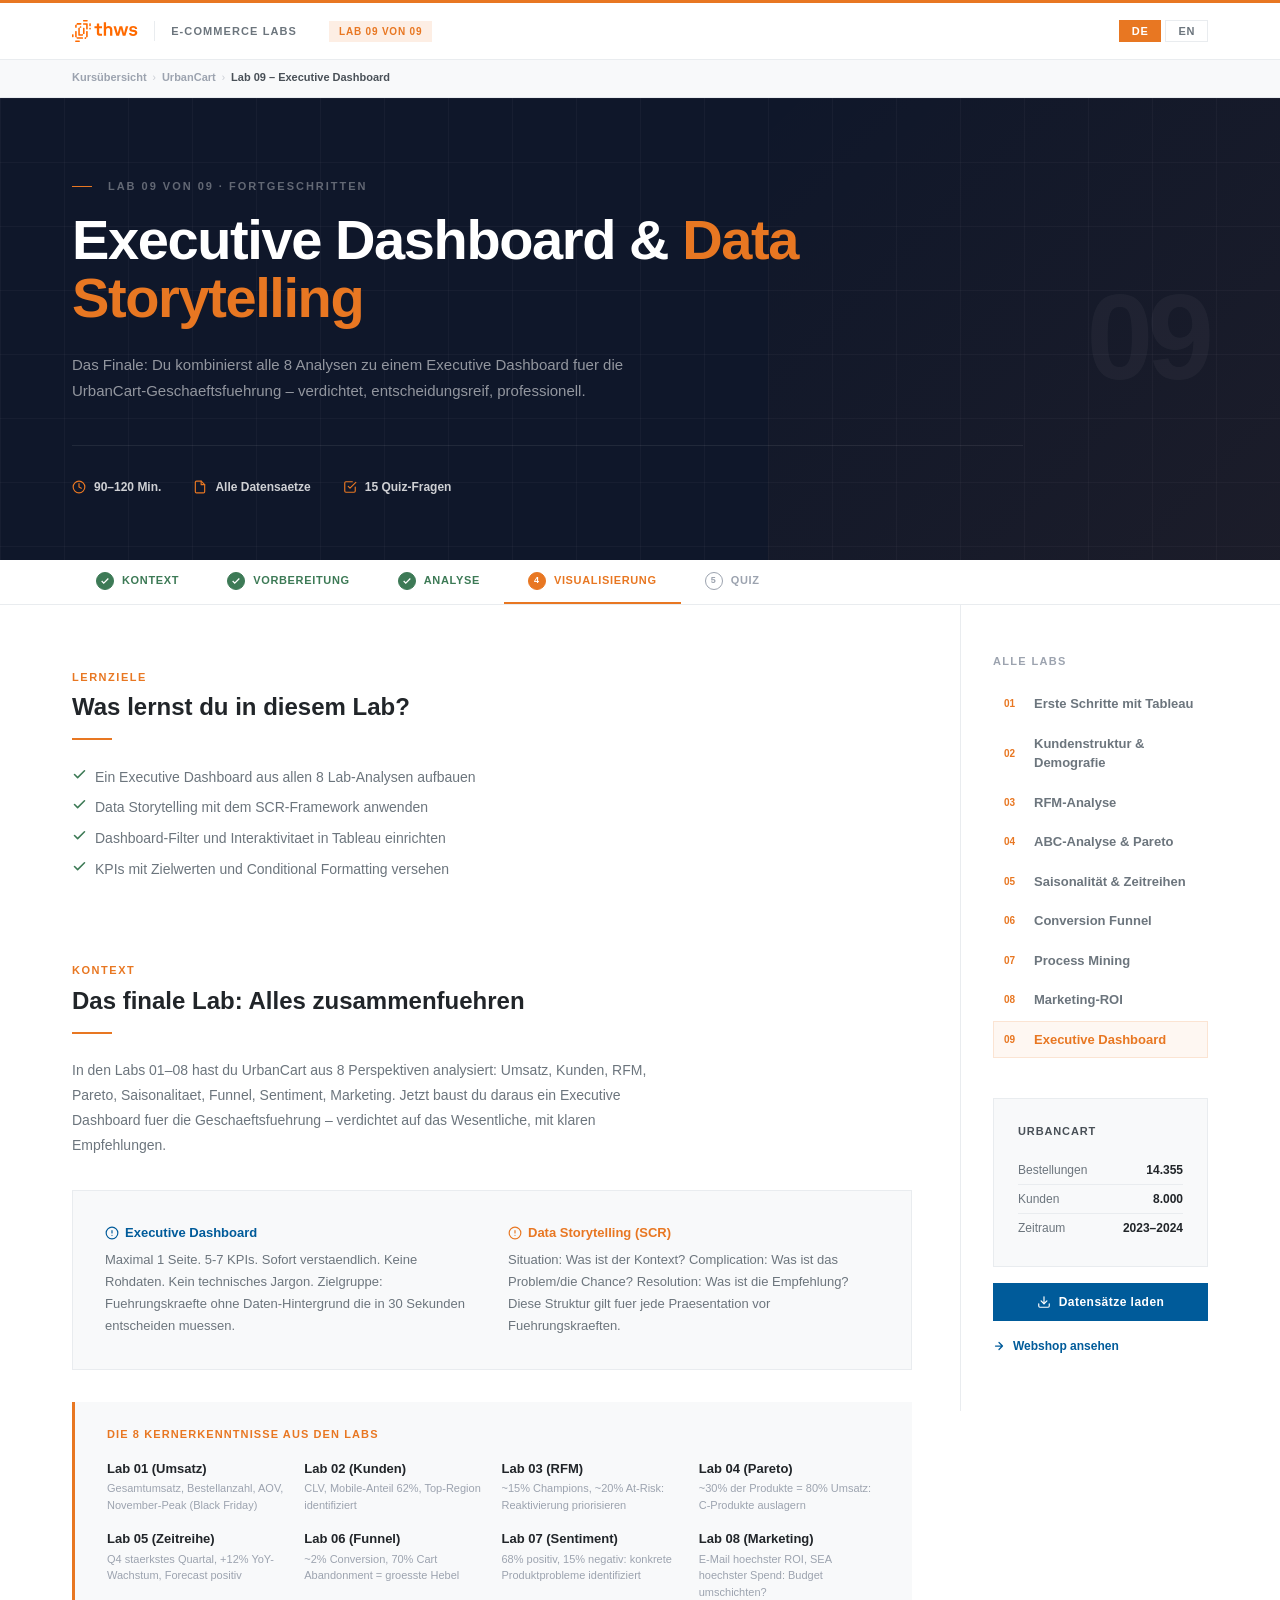
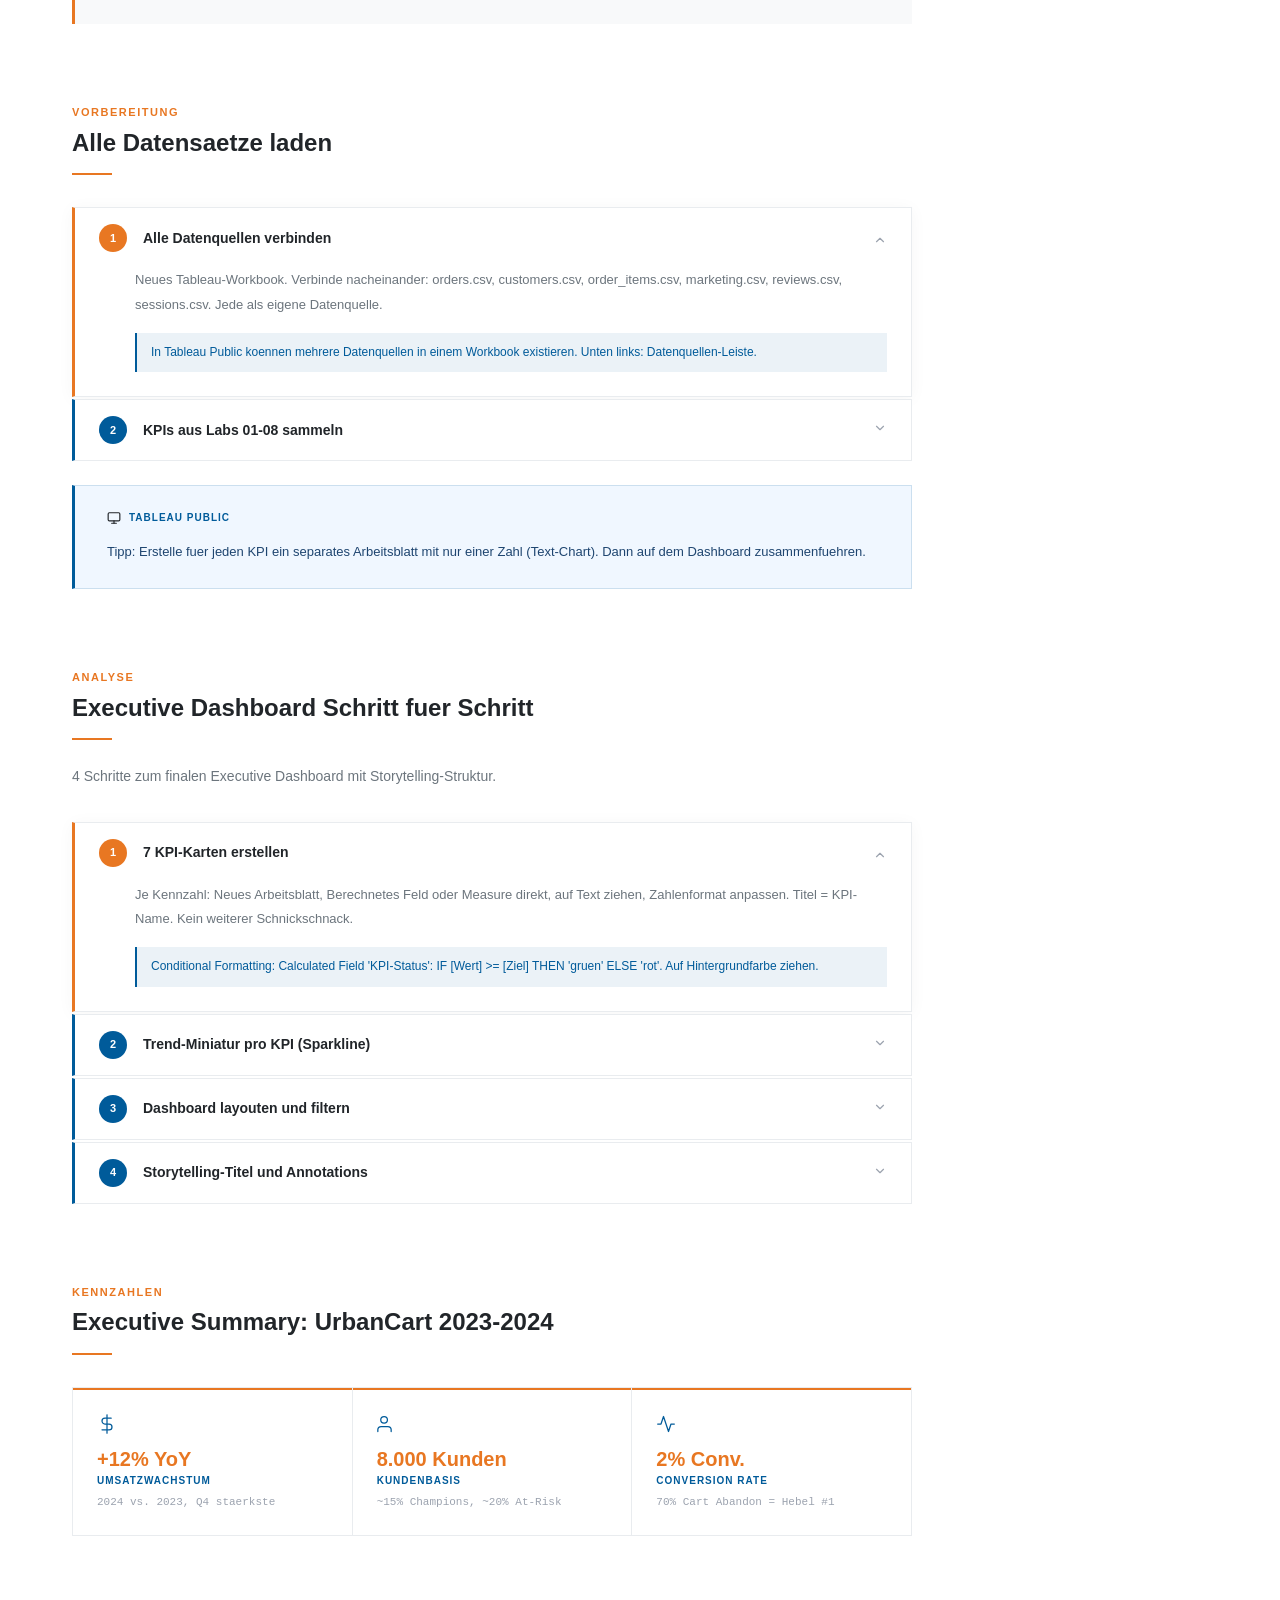
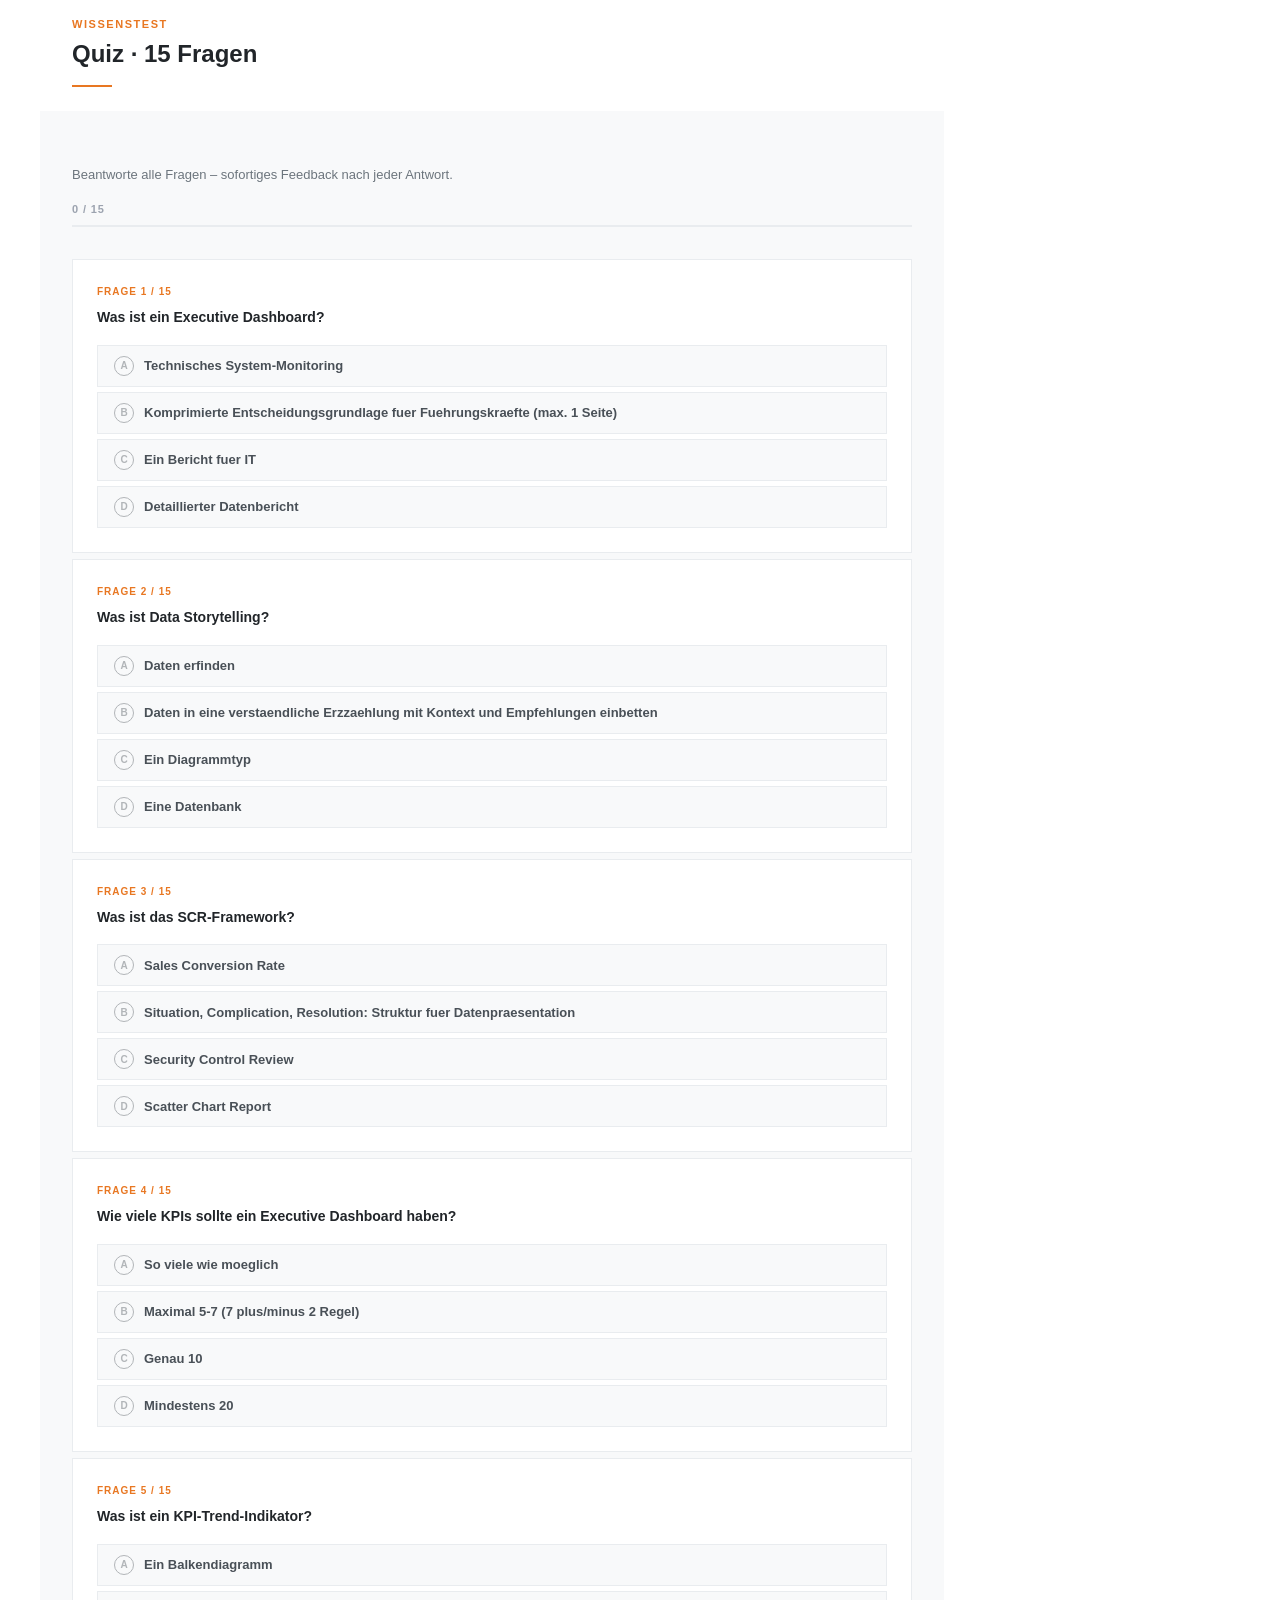
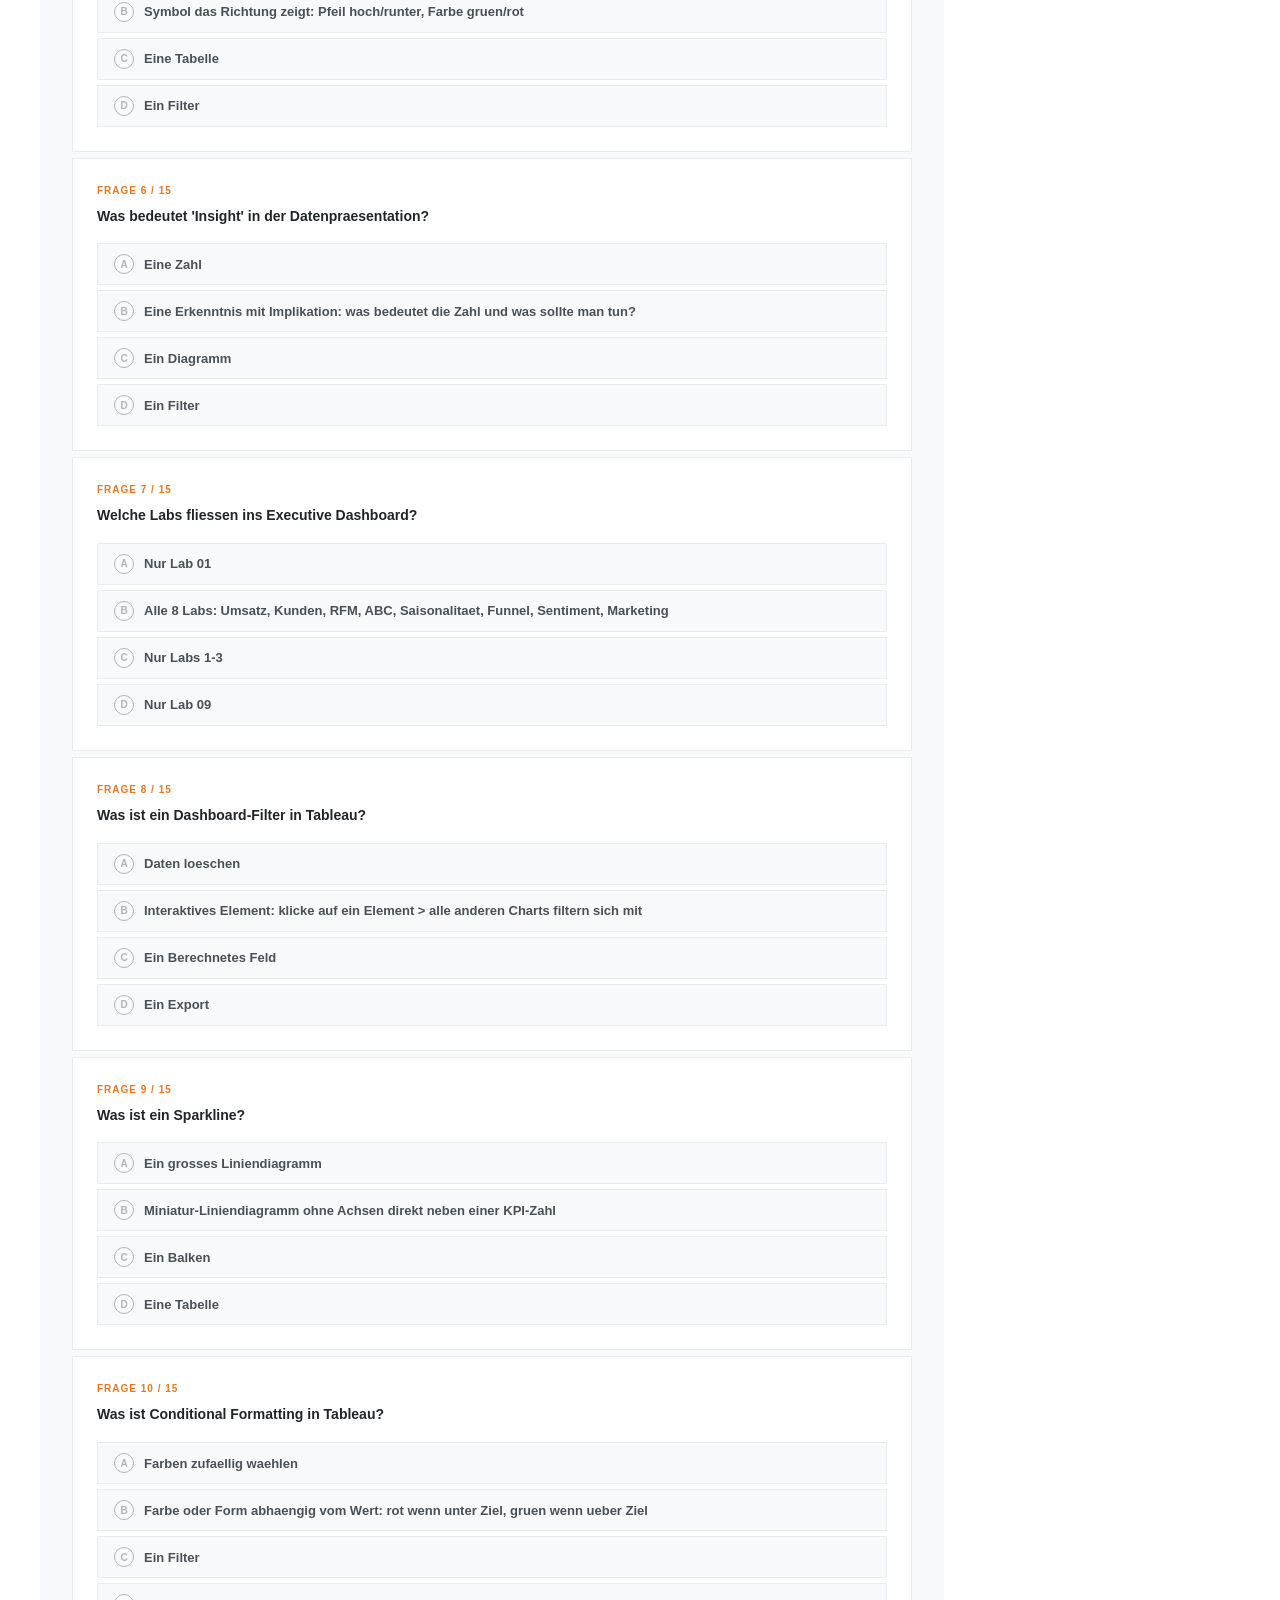
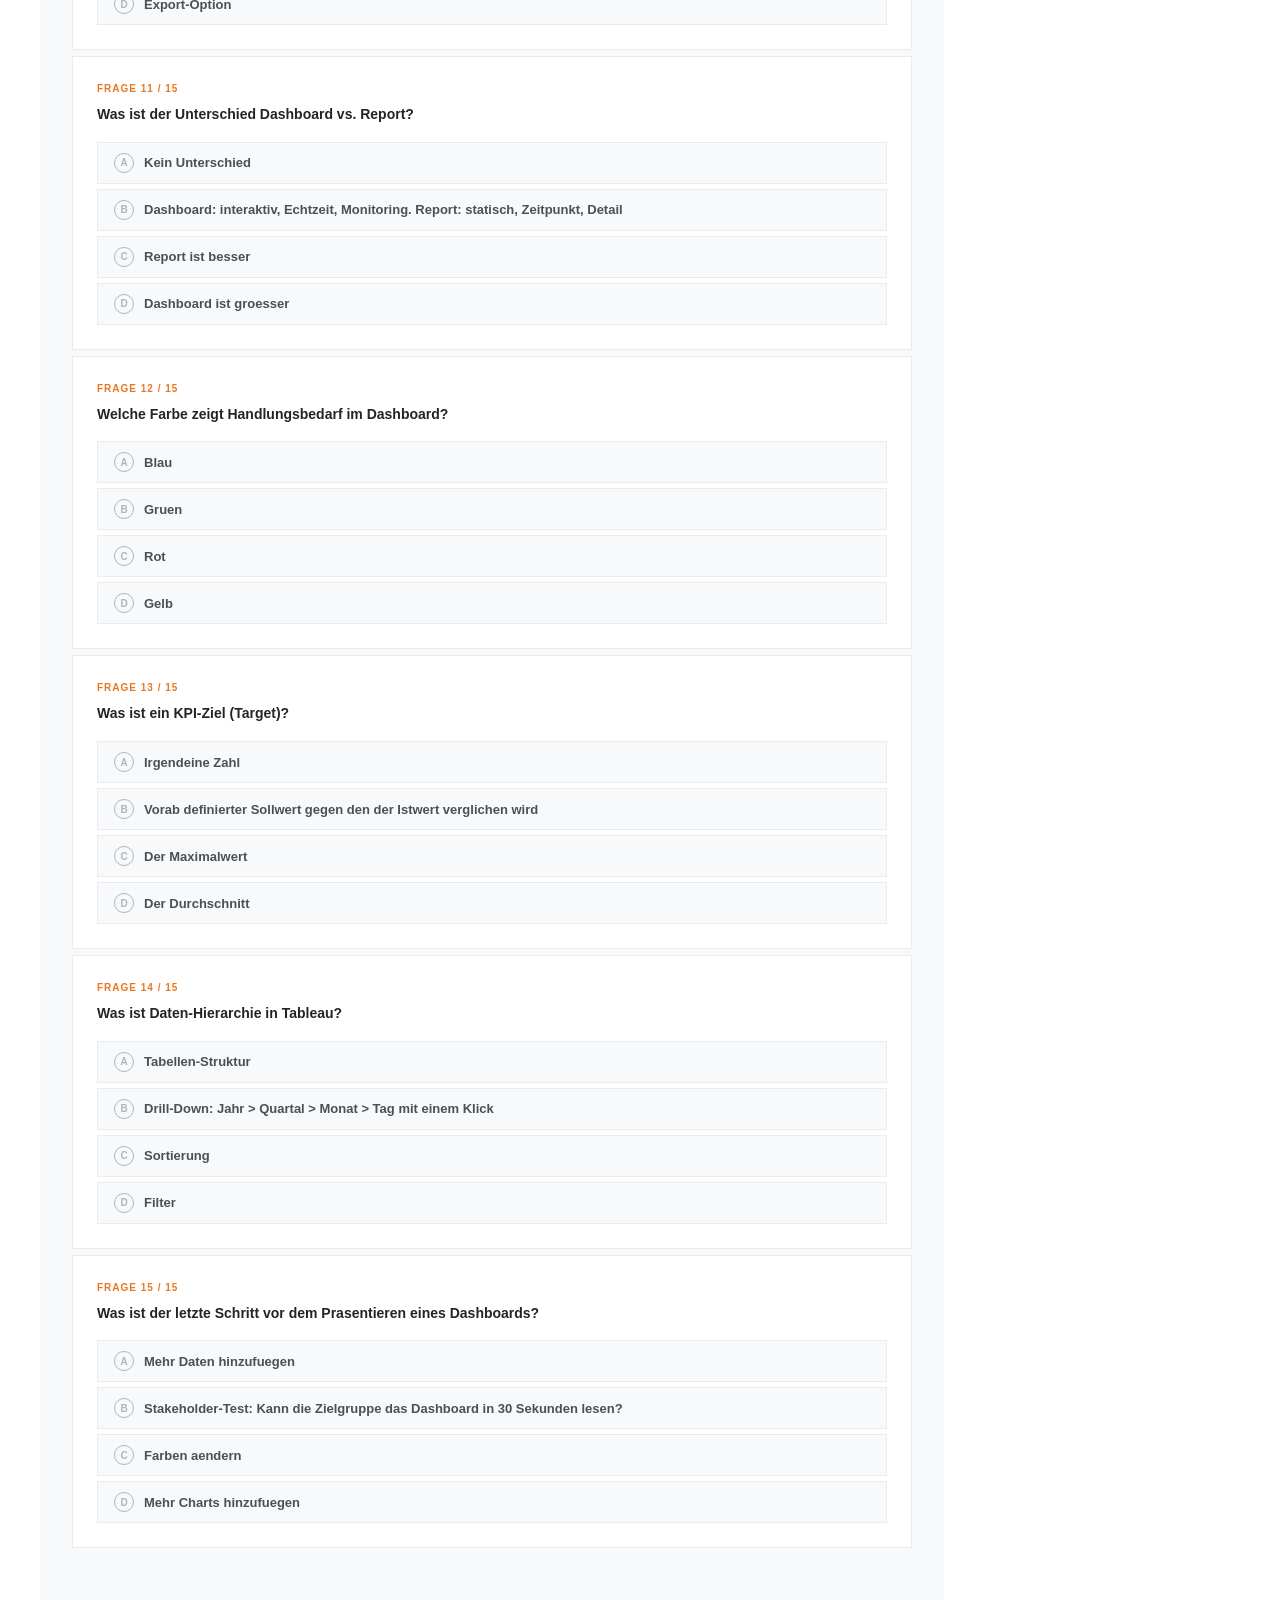
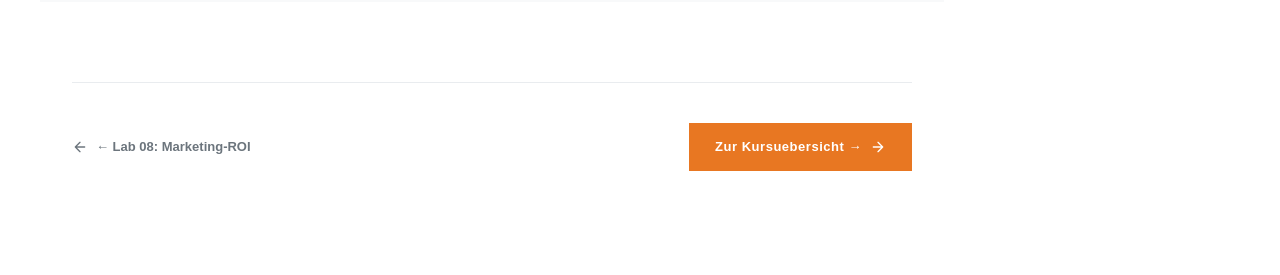
<file: lab09.html>
<!DOCTYPE html>
<html lang="de">
<head>
<meta charset="UTF-8"/>
<meta name="viewport" content="width=device-width, initial-scale=1.0"/>
<title>Lab 09 &#8211; Executive Dashboard &amp; Data Storytelling &middot; E-Commerce &amp; Digitale Gesch&#228;ftsmodelle &middot; THWS</title>
<link rel="stylesheet" href="design-system.css"/>
</head>
<body>
<div class="topbar"></div>
<nav class="navbar"><div class="navbar__inner"><a href="index.html" class="navbar__logo-link"><svg class="navbar__logo" viewBox="0 0 274.3 91.2" xmlns="http://www.w3.org/2000/svg"><style>.st0{fill:#FF6A00}</style><g><g><path class="st0" d="M15,32.6h2.6c1.1,0,2-0.9,2-2v-9.1c0-1.1,0.9-2,2-2h15.6c1.1,0,2-0.9,2-2v-2.6c0-1.1-0.9-2-2-2H21.5 c-1.1,0-2,0.9-2,2v2.6c0,1.1-0.9,2-2,2H15c-1.1,0-2,0.9-2,2v9.1C13,31.7,13.9,32.6,15,32.6z"/><path class="st0" d="M63.1,0H47.5c-1.1,0-2,0.9-2,2v2.6c0,1.1,0.9,2,2,2h15.6c1.1,0,2-0.9,2-2V2C65.1,0.9,64.2,0,63.1,0z"/><path class="st0" d="M76.1,13h-2.6c-1.1,0-2,0.9-2,2v9.1c0,1.1,0.9,2,2,2h2.6c1.1,0,2-0.9,2-2V15C78.1,13.9,77.2,13,76.1,13z"/><path class="st0" d="M76.1,32.6h-2.6c-1.1,0-2,0.9-2,2v2.5c0,1.1,0.9,2,2,2h2.6c1.1,0,2-0.9,2-2v-2.6 C78.1,33.4,77.2,32.6,76.1,32.6z"/><path class="st0" d="M52.1,34.5c0-1.1-0.9-2-2-2h-2.6c-1.1,0-2,0.9-2,2v22.1c0,1.1-0.9,2-2,2h-9.1c-1.1,0-2-0.9-2-2V34.5 c0-1.1,0.9-2,2-2H37c1.1,0,2-0.9,2-2v-2.6c0-1.1-0.9-2-2-2h-2.6c-1.1,0-2,0.9-2,2v2.6c0,1.1-0.9,2-2,2H28c-1.1,0-2,0.9-2,2v28.6 c0,1.1,0.9,2,2,2h15.6c1.1,0,2-0.9,2-2v-2.6c0-1.1,0.9-2,2-2h2.6c1.1,0,2-0.9,2-2L52.1,34.5L52.1,34.5z"/><path class="st0" d="M63.1,13H47.5c-1.1,0-2,0.9-2,2v2.6c0,1.1,0.9,2,2,2h9.1c1.1,0,2,0.9,2,2v15.5c0,1.1,0.9,2,2,2h2.6 c1.1,0,2-0.9,2-2V15C65.1,13.9,64.2,13,63.1,13z"/><path class="st0" d="M63.1,45.6h-2.6c-1.1,0-2,0.9-2,2v22.1c0,1.1-0.9,2-2,2H54c-1.1,0-2,0.9-2,2v2.6c0,1.1,0.9,2,2,2h2.6 c1.1,0,2-0.9,2-2v-2.6c0-1.1,0.9-2,2-2h2.6c1.1,0,2-0.9,2-2V47.5C65.1,46.5,64.2,45.6,63.1,45.6z"/><path class="st0" d="M43.6,71.6H21.5c-1.1,0-2-0.9-2-2V47.5c0-1.1-0.9-2-2-2H15c-1.1,0-2,0.9-2,2v22.1c0,1.1,0.9,2,2,2h2.6 c1.1,0,2,0.9,2,2v2.6c0,1.1,0.9,2,2,2h22.1c1.1,0,2-0.9,2-2v-2.6C45.5,72.5,44.7,71.6,43.6,71.6z"/><path class="st0" d="M30.6,84.6H15c-1.1,0-2,0.9-2,2v2.6c0,1.1,0.9,2,2,2h15.6c1.1,0,2-0.9,2-2v-2.6 C32.5,85.5,31.7,84.6,30.6,84.6z"/><path class="st0" d="M4.6,58.6H2c-1.1,0-2,0.9-2,2v9.1c0,1.1,0.9,2,2,2h2.6c1.1,0,2-0.9,2-2v-9.1C6.5,59.5,5.6,58.6,4.6,58.6z"/></g><g><path class="st0" d="M103.1,55.2V34.5h-10v-8.4h10V14.6h9.5v11.5h11.9v8.4h-11.9v18.6c0,2.6,1,3.7,3.7,3.7h8.2v8.3h-11.4 C106.3,65.1,103.1,62.3,103.1,55.2z"/><path class="st0" d="M131.7,9.1h9.5v20c2.5-2.8,6.2-4.2,10.6-4.2c9.6,0,15.5,6.1,15.5,16.6v23.6h-9.5V42.5c0-6.1-2.9-9-7.9-9 c-5.2,0-8.6,3.7-8.6,9.3v22.3h-9.5v-56H131.7z"/><path class="st0" d="M172.1,26.1h9.9l7.6,28.4l7.6-28.4h11l7.6,28.4l7.6-28.4h9.9l-11.7,39h-11.3l-7.6-28.3l-7.6,28.3h-11.3 L172.1,26.1z"/><path class="st0" d="M236.3,53.7h9.8c0.3,3.3,3.1,4.9,7.9,4.9c4.3,0,7-1.8,7-4.7c0-2.5-1.9-3.8-5.4-4.1l-6.2-0.6 c-7.3-0.8-11.8-5.1-11.8-11.8c0-7.8,6.2-12.6,16.2-12.6c9.8,0,16.1,4.2,16.6,12.3h-9.5c-0.2-3.1-2.9-4.6-7.2-4.6 c-4.1,0-6.6,1.6-6.6,4.3c0,2.3,1.8,3.6,5.8,4.1l6.3,0.7c7.4,0.9,11.6,5.2,11.6,11.7c0,7.8-6.5,12.9-16.9,12.9 C243.1,66.3,236.7,62,236.3,53.7z"/></g></g></svg><div class="navbar__divider"></div><span class="navbar__module" data-de="E-Commerce Labs" data-en="E-Commerce Labs"></span></a><span class="navbar__badge" data-de="Lab 09 von 09" data-en="Lab 09 of 09"></span><div class="navbar__right"><button class="lang-btn is-active" onclick="setLang('de')">DE</button><button class="lang-btn" onclick="setLang('en')">EN</button></div></div></nav><nav class="breadcrumb"><div class="breadcrumb__inner"><div class="breadcrumb__item"><a href="index.html" data-de="Kurs&#252;bersicht" data-en="Course Overview"></a></div><span class="breadcrumb__sep">&#8250;</span><div class="breadcrumb__item"><a href="urbancart.html">UrbanCart</a></div><span class="breadcrumb__sep">&#8250;</span><div class="breadcrumb__item is-current" data-de="Lab 09 &#8211; Executive Dashboard" data-en="Lab 09 &#8211; Executive Dashboard"></div></div></nav>  
</div>
</div>
<header class="lab-hero"><div class="lab-hero__inner"><div><div class="lab-hero__kicker" data-de="Lab 09 von 09 &#183; Fortgeschritten" data-en="Lab 09 of 09 &#183; Advanced"></div><h1 class="lab-hero__title"><span data-de="Executive Dashboard &amp;" data-en="Executive Dashboard &amp;"></span> <em data-de="Data Storytelling" data-en="Data Storytelling"></em></h1><p class="lab-hero__subtitle" data-de="Das Finale: Du kombinierst alle 8 Analysen zu einem Executive Dashboard fuer die UrbanCart-Geschaeftsfuehrung &#8211; verdichtet, entscheidungsreif, professionell." data-en="The finale: you combine all 8 analyses into an executive dashboard for UrbanCart management &#8211; condensed, decision-ready, professional."></p><div class="lab-hero__meta"><div class="lab-hero__meta-item"><svg width="14" height="14" viewBox="0 0 24 24" fill="none" stroke="currentColor" stroke-width="2" stroke-linecap="round" stroke-linejoin="round"><circle cx="12" cy="12" r="10"/><polyline points="12 6 12 12 16 14"/></svg><span><strong>90&#8211;120 Min.</strong></span></div><div class="lab-hero__meta-item"><svg width="14" height="14" viewBox="0 0 24 24" fill="none" stroke="currentColor" stroke-width="2" stroke-linecap="round" stroke-linejoin="round"><path d="M14 2H6a2 2 0 0 0-2 2v16a2 2 0 0 0 2 2h12a2 2 0 0 0 2-2V8z"/><polyline points="14 2 14 8 20 8"/></svg><span><strong>Alle Datensaetze</strong></span></div><div class="lab-hero__meta-item"><svg width="14" height="14" viewBox="0 0 24 24" fill="none" stroke="currentColor" stroke-width="2" stroke-linecap="round" stroke-linejoin="round"><polyline points="9 11 12 14 22 4"/><path d="M21 12v7a2 2 0 0 1-2 2H5a2 2 0 0 1-2-2V5a2 2 0 0 1 2-2h11"/></svg><span><strong data-de="15 Quiz-Fragen" data-en="15 quiz questions"></strong></span></div></div></div><div class="lab-hero__num">09</div></div></header><div class="lab-progress"><div class="lab-progress__inner"><div class="prog-step is-done"><div class="prog-step__icon"><svg width="10" height="10" viewBox="0 0 24 24" fill="none" stroke="currentColor" stroke-width="3"><polyline points="20 6 9 17 4 12"/></svg></div><span data-de="Kontext" data-en="Context"></span></div><div class="prog-step is-done"><div class="prog-step__icon"><svg width="10" height="10" viewBox="0 0 24 24" fill="none" stroke="currentColor" stroke-width="3"><polyline points="20 6 9 17 4 12"/></svg></div><span data-de="Vorbereitung" data-en="Setup"></span></div><div class="prog-step is-done"><div class="prog-step__icon"><svg width="10" height="10" viewBox="0 0 24 24" fill="none" stroke="currentColor" stroke-width="3"><polyline points="20 6 9 17 4 12"/></svg></div><span data-de="Analyse" data-en="Analysis"></span></div><div class="prog-step is-active"><div class="prog-step__icon">4</div><span data-de="Visualisierung" data-en="Visualisation"></span></div><div class="prog-step"><div class="prog-step__icon">5</div><span data-de="Quiz" data-en="Quiz"></span></div></div></div></div><div style="max-width:1200px;margin:0 auto"><div class="lab-layout"><main class="lab-main"><section class="block sr"><div class="block__eyebrow" data-de="Lernziele" data-en="Learning Objectives"></div><h2 class="block__title" data-de="Was lernst du in diesem Lab?" data-en="What will you learn?"></h2><div class="block__rule"></div><ul style="font-size:14px;color:var(--gray-600);line-height:1.9;list-style:none;padding:0;margin-top:8px"><li style="display:flex;gap:8px;align-items:flex-start;margin-bottom:4px"><svg width="15" height="15" viewBox="0 0 24 24" fill="none" stroke="var(--green)" stroke-width="2.5" stroke-linecap="round" stroke-linejoin="round" style="flex-shrink:0;margin-top:3px"><polyline points="20 6 9 17 4 12"/></svg><span data-de="Ein Executive Dashboard aus allen 8 Lab-Analysen aufbauen" data-en="Build an executive dashboard from all 8 lab analyses"></span></li><li style="display:flex;gap:8px;align-items:flex-start;margin-bottom:4px"><svg width="15" height="15" viewBox="0 0 24 24" fill="none" stroke="var(--green)" stroke-width="2.5" stroke-linecap="round" stroke-linejoin="round" style="flex-shrink:0;margin-top:3px"><polyline points="20 6 9 17 4 12"/></svg><span data-de="Data Storytelling mit dem SCR-Framework anwenden" data-en="Apply data storytelling with the SCR framework"></span></li><li style="display:flex;gap:8px;align-items:flex-start;margin-bottom:4px"><svg width="15" height="15" viewBox="0 0 24 24" fill="none" stroke="var(--green)" stroke-width="2.5" stroke-linecap="round" stroke-linejoin="round" style="flex-shrink:0;margin-top:3px"><polyline points="20 6 9 17 4 12"/></svg><span data-de="Dashboard-Filter und Interaktivitaet in Tableau einrichten" data-en="Set up dashboard filters and interactivity in Tableau"></span></li><li style="display:flex;gap:8px;align-items:flex-start;margin-bottom:4px"><svg width="15" height="15" viewBox="0 0 24 24" fill="none" stroke="var(--green)" stroke-width="2.5" stroke-linecap="round" stroke-linejoin="round" style="flex-shrink:0;margin-top:3px"><polyline points="20 6 9 17 4 12"/></svg><span data-de="KPIs mit Zielwerten und Conditional Formatting versehen" data-en="Add target values and conditional formatting to KPIs"></span></li></ul></section><section class="block sr"><div class="block__eyebrow" data-de="Kontext" data-en="Context"></div><h2 class="block__title" data-de="Das finale Lab: Alles zusammenfuehren" data-en="The final lab: bringing it all together"></h2><div class="block__rule"></div><p class="block__lead" data-de="In den Labs 01&#8211;08 hast du UrbanCart aus 8 Perspektiven analysiert: Umsatz, Kunden, RFM, Pareto, Saisonalitaet, Funnel, Sentiment, Marketing. Jetzt baust du daraus ein Executive Dashboard fuer die Geschaeftsfuehrung &#8211; verdichtet auf das Wesentliche, mit klaren Empfehlungen." data-en="In labs 01&#8211;08 you analysed UrbanCart from 8 perspectives: revenue, customers, RFM, Pareto, seasonality, funnel, sentiment, marketing. Now you build an executive dashboard for management &#8211; condensed to the essentials, with clear recommendations."></p><div class="concept-box sr"><div class="concept-item"><div class="concept-item__title" style="color:var(--blue)"><svg width="14" height="14" viewBox="0 0 24 24" fill="none" stroke="currentColor" stroke-width="2" stroke-linecap="round" stroke-linejoin="round"><circle cx="12" cy="12" r="10"/><line x1="12" y1="8" x2="12" y2="12"/><line x1="12" y1="16" x2="12.01" y2="16"/></svg> Executive Dashboard</div><div class="concept-item__text" data-de="Maximal 1 Seite. 5-7 KPIs. Sofort verstaendlich. Keine Rohdaten. Kein technisches Jargon. Zielgruppe: Fuehrungskraefte ohne Daten-Hintergrund die in 30 Sekunden entscheiden muessen." data-en="Maximum 1 page. 5-7 KPIs. Immediately understandable. No raw data. No technical jargon. Target audience: executives without a data background who need to decide in 30 seconds."></div></div><div class="concept-item"><div class="concept-item__title" style="color:var(--orange)"><svg width="14" height="14" viewBox="0 0 24 24" fill="none" stroke="currentColor" stroke-width="2" stroke-linecap="round" stroke-linejoin="round"><circle cx="12" cy="12" r="10"/><line x1="12" y1="8" x2="12" y2="12"/><line x1="12" y1="16" x2="12.01" y2="16"/></svg> Data Storytelling (SCR)</div><div class="concept-item__text" data-de="Situation: Was ist der Kontext? Complication: Was ist das Problem/die Chance? Resolution: Was ist die Empfehlung? Diese Struktur gilt fuer jede Praesentation vor Fuehrungskraeften." data-en="Situation: what is the context? Complication: what is the problem/opportunity? Resolution: what is the recommendation? This structure applies to every presentation before executives."></div></div></div><div class="infobox sr"><div class="infobox__title" data-de="Die 8 Kernerkenntnisse aus den Labs" data-en="The 8 Key Insights from the Labs"></div><div class="infobox__grid"><div class="infobox__item"><div class="infobox__item__title">Lab 01 (Umsatz)</div><div class="infobox__item__sub">Gesamtumsatz, Bestellanzahl, AOV, November-Peak (Black Friday)</div></div><div class="infobox__item"><div class="infobox__item__title">Lab 02 (Kunden)</div><div class="infobox__item__sub">CLV, Mobile-Anteil 62%, Top-Region identifiziert</div></div><div class="infobox__item"><div class="infobox__item__title">Lab 03 (RFM)</div><div class="infobox__item__sub">~15% Champions, ~20% At-Risk: Reaktivierung priorisieren</div></div><div class="infobox__item"><div class="infobox__item__title">Lab 04 (Pareto)</div><div class="infobox__item__sub">~30% der Produkte = 80% Umsatz: C-Produkte auslagern</div></div><div class="infobox__item"><div class="infobox__item__title">Lab 05 (Zeitreihe)</div><div class="infobox__item__sub">Q4 staerkstes Quartal, +12% YoY-Wachstum, Forecast positiv</div></div><div class="infobox__item"><div class="infobox__item__title">Lab 06 (Funnel)</div><div class="infobox__item__sub">~2% Conversion, 70% Cart Abandonment = groesste Hebel</div></div><div class="infobox__item"><div class="infobox__item__title">Lab 07 (Sentiment)</div><div class="infobox__item__sub">68% positiv, 15% negativ: konkrete Produktprobleme identifiziert</div></div><div class="infobox__item"><div class="infobox__item__title">Lab 08 (Marketing)</div><div class="infobox__item__sub">E-Mail hoechster ROI, SEA hoechster Spend: Budget umschichten?</div></div></div></div></section><section class="block sr"><div class="block__eyebrow" data-de="Vorbereitung" data-en="Preparation"></div><h2 class="block__title" data-de="Alle Datensaetze laden" data-en="Load all datasets"></h2><div class="block__rule"></div><div class="steps"><details class="step" open><summary class="step__summary"><div class="step__num">1</div><div class="step__title" data-de="Alle Datenquellen verbinden" data-en="Connect all data sources"></div><div class="step__arrow"><svg width="14" height="14" viewBox="0 0 24 24" fill="none" stroke="currentColor" stroke-width="2" stroke-linecap="round" stroke-linejoin="round"><polyline points="6 9 12 15 18 9"/></svg></div></summary><div class="step__body"><p data-de="Neues Tableau-Workbook. Verbinde nacheinander: orders.csv, customers.csv, order_items.csv, marketing.csv, reviews.csv, sessions.csv. Jede als eigene Datenquelle." data-en="New Tableau workbook. Connect sequentially: orders.csv, customers.csv, order_items.csv, marketing.csv, reviews.csv, sessions.csv. Each as its own data source."></p><div class="step__tip" data-de="In Tableau Public koennen mehrere Datenquellen in einem Workbook existieren. Unten links: Datenquellen-Leiste." data-en="In Tableau Public, multiple data sources can exist in one workbook. Bottom-left: data sources bar."></div></div></details><details class="step"><summary class="step__summary"><div class="step__num">2</div><div class="step__title" data-de="KPIs aus Labs 01-08 sammeln" data-en="Collect KPIs from labs 01-08"></div><div class="step__arrow"><svg width="14" height="14" viewBox="0 0 24 24" fill="none" stroke="currentColor" stroke-width="2" stroke-linecap="round" stroke-linejoin="round"><polyline points="6 9 12 15 18 9"/></svg></div></summary><div class="step__body"><p data-de="Liste die 7 wichtigsten KPIs: Gesamtumsatz (Lab01), Unique Customers (Lab02), At-Risk % (Lab03), Top-A-Produkte (Lab04), YoY-Wachstum (Lab05), Conversion Rate (Lab06), Sentiment-Score (Lab07), ROAS (Lab08)." data-en="List the 7 most important KPIs: Total Revenue (Lab01), Unique Customers (Lab02), At-Risk % (Lab03), Top-A products (Lab04), YoY growth (Lab05), Conversion Rate (Lab06), Sentiment score (Lab07), ROAS (Lab08)."></p></div></details></div><div class="tableau-box"><div class="tableau-box__header"><svg width="14" height="14" viewBox="0 0 24 24" fill="none" stroke="currentColor" stroke-width="2" stroke-linecap="round" stroke-linejoin="round"><rect x="2" y="3" width="20" height="14" rx="2"/><line x1="8" y1="21" x2="16" y2="21"/><line x1="12" y1="17" x2="12" y2="21"/></svg><span class="tableau-box__tag">Tableau Public</span></div><div class="tableau-box__body" data-de="Tipp: Erstelle fuer jeden KPI ein separates Arbeitsblatt mit nur einer Zahl (Text-Chart). Dann auf dem Dashboard zusammenfuehren." data-en="Tip: Create a separate worksheet for each KPI with just one number (Text chart). Then combine on the dashboard."></div></div></section><section class="block sr"><div class="block__eyebrow" data-de="Analyse" data-en="Analysis"></div><h2 class="block__title" data-de="Executive Dashboard Schritt fuer Schritt" data-en="Executive Dashboard Step by Step"></h2><div class="block__rule"></div><p class="block__lead" data-de="4 Schritte zum finalen Executive Dashboard mit Storytelling-Struktur." data-en="4 steps to the final executive dashboard with storytelling structure."></p><div class="steps"><details class="step" open><summary class="step__summary"><div class="step__num">1</div><div class="step__title" data-de="7 KPI-Karten erstellen" data-en="Create 7 KPI cards"></div><div class="step__arrow"><svg width="14" height="14" viewBox="0 0 24 24" fill="none" stroke="currentColor" stroke-width="2" stroke-linecap="round" stroke-linejoin="round"><polyline points="6 9 12 15 18 9"/></svg></div></summary><div class="step__body"><p data-de="Je Kennzahl: Neues Arbeitsblatt, Berechnetes Feld oder Measure direkt, auf Text ziehen, Zahlenformat anpassen. Titel = KPI-Name. Kein weiterer Schnickschnack." data-en="Per metric: new worksheet, calculated field or measure directly, drag to text, adjust number format. Title = KPI name. No further embellishments."></p><div class="step__tip" data-de="Conditional Formatting: Calculated Field 'KPI-Status': IF [Wert] >= [Ziel] THEN 'gruen' ELSE 'rot'. Auf Hintergrundfarbe ziehen." data-en="Conditional formatting: Calculated field 'KPI status': IF [value] >= [target] THEN 'green' ELSE 'red'. Drag to background colour."></div></div></details><details class="step"><summary class="step__summary"><div class="step__num">2</div><div class="step__title" data-de="Trend-Miniatur pro KPI (Sparkline)" data-en="Trend miniature per KPI (sparkline)"></div><div class="step__arrow"><svg width="14" height="14" viewBox="0 0 24 24" fill="none" stroke="currentColor" stroke-width="2" stroke-linecap="round" stroke-linejoin="round"><polyline points="6 9 12 15 18 9"/></svg></div></summary><div class="step__body"><p data-de="Pro KPI ein Liniendiagramm ohne Achsen, ohne Titel: Masse klein (60px hoch). Zeigt nur die Richtung. Direkt neben der KPI-Zahl auf dem Dashboard platzieren." data-en="Per KPI one line chart without axes, without title: size small (60px high). Shows direction only. Place directly next to the KPI number on the dashboard."></p></div></details><details class="step"><summary class="step__summary"><div class="step__num">3</div><div class="step__title" data-de="Dashboard layouten und filtern" data-en="Layout and filter the dashboard"></div><div class="step__arrow"><svg width="14" height="14" viewBox="0 0 24 24" fill="none" stroke="currentColor" stroke-width="2" stroke-linecap="round" stroke-linejoin="round"><polyline points="6 9 12 15 18 9"/></svg></div></summary><div class="step__body"><p data-de="Neues Dashboard. KPI-Karten oben (7er-Reihe). Hauptchart Mitte: monatlicher Umsatz mit Forecast. Unten: Funnel (links) und Marketing-Bubble (rechts). Filter: Zeitraum und Kanal." data-en="New dashboard. KPI cards at top (row of 7). Main chart centre: monthly revenue with forecast. Bottom: funnel (left) and marketing bubble (right). Filter: time period and channel."></p><div class="step__tip" data-de="Dashboard-Filter: Klick auf Kanal in der Bubble Chart filtert automatisch den Umsatzchart." data-en="Dashboard filter: clicking on a channel in the bubble chart automatically filters the revenue chart."></div></div></details><details class="step"><summary class="step__summary"><div class="step__num">4</div><div class="step__title" data-de="Storytelling-Titel und Annotations" data-en="Storytelling title and annotations"></div><div class="step__arrow"><svg width="14" height="14" viewBox="0 0 24 24" fill="none" stroke="currentColor" stroke-width="2" stroke-linecap="round" stroke-linejoin="round"><polyline points="6 9 12 15 18 9"/></svg></div></summary><div class="step__body"><p data-de="Haupttitel: UrbanCart Executive Review Q4 2024. Subtitel: 3 Hauptbefunde + Empfehlung. Annotationen direkt an kritischen Punkten (November-Peak, Cart-Abandonment-Luecke)." data-en="Main title: UrbanCart Executive Review Q4 2024. Subtitle: 3 main findings + recommendation. Annotations directly at critical points (November peak, cart abandonment gap)."></p></div></details></div></section><section class="block sr"><div class="block__eyebrow" data-de="Kennzahlen" data-en="Key Metrics"></div><h2 class="block__title" data-de="Executive Summary: UrbanCart 2023-2024" data-en="Executive Summary: UrbanCart 2023-2024"></h2><div class="block__rule"></div><div class="kpi-row"><div class="kpi"><svg class="kpi__icon" width="20" height="20" viewBox="0 0 24 24" fill="none" stroke="currentColor" stroke-width="1.5" stroke-linecap="round" stroke-linejoin="round"><line x1="12" y1="1" x2="12" y2="23"/><path d="M17 5H9.5a3.5 3.5 0 0 0 0 7h5a3.5 3.5 0 0 1 0 7H6"/></svg><div class="kpi__value" data-de="+12% YoY" data-en="+12% YoY"></div><div class="kpi__label">Umsatzwachstum</div><div class="kpi__def">2024 vs. 2023, Q4 staerkste</div></div><div class="kpi"><svg class="kpi__icon" width="20" height="20" viewBox="0 0 24 24" fill="none" stroke="currentColor" stroke-width="1.5" stroke-linecap="round" stroke-linejoin="round"><path d="M17 21v-2a4 4 0 0 0-4-4H5a4 4 0 0 0-4 4v2"/><circle cx="8.5" cy="7" r="4"/></svg><div class="kpi__value" data-de="8.000 Kunden" data-en="8,000 customers"></div><div class="kpi__label">Kundenbasis</div><div class="kpi__def">~15% Champions, ~20% At-Risk</div></div><div class="kpi"><svg class="kpi__icon" width="20" height="20" viewBox="0 0 24 24" fill="none" stroke="currentColor" stroke-width="1.5" stroke-linecap="round" stroke-linejoin="round"><path d="M22 12h-4l-3 9L9 3l-3 9H2"/></svg><div class="kpi__value" data-de="2% Conv." data-en="2% Conv."></div><div class="kpi__label">Conversion Rate</div><div class="kpi__def">70% Cart Abandon = Hebel #1</div></div></div></section><section class="block"><div class="block__eyebrow" data-de="Wissenstest" data-en="Knowledge Test"></div><h2 class="block__title" data-de="Quiz &middot; 15 Fragen" data-en="Quiz &middot; 15 Questions"></h2><div class="block__rule"></div><div class="quiz-section"><div class="quiz-header"><p class="quiz-header__sub" data-de="Beantworte alle Fragen &#8211; sofortiges Feedback nach jeder Antwort." data-en="Answer all questions &#8211; immediate feedback after each answer."></p><p class="quiz-progress-text" id="quiz-progress">0 / 15</p><div class="quiz-progress-bar"><div class="quiz-progress-fill" id="quiz-fill"></div></div></div><div id="quiz-questions"></div><div class="quiz-result" id="quiz-result"><div class="quiz-result__score" id="quiz-score">0</div><div class="quiz-result__of">/15</div><div class="quiz-result__label" data-de="Punkte" data-en="Points"></div><div class="quiz-result__msg" id="quiz-msg"></div><a href="index.html" class="quiz-result__next"><span data-de="Zurueck zur Kursuebersicht" data-en="Back to Course Overview"></span><svg width="16" height="16" viewBox="0 0 24 24" fill="none" stroke="currentColor" stroke-width="2" stroke-linecap="round" stroke-linejoin="round"><path d="M5 12h14M12 5l7 7-7 7"/></svg></a><button class="quiz-result__retry" onclick="resetQuiz()"><svg width="12" height="12" viewBox="0 0 24 24" fill="none" stroke="currentColor" stroke-width="2" stroke-linecap="round" stroke-linejoin="round"><polyline points="1 4 1 10 7 10"/><path d="M3.51 15a9 9 0 1 0 .49-3.5"/></svg><span data-de="Nochmal versuchen" data-en="Try again"></span></button></div></div></section><div class="lab-nav"><a href="lab08.html" class="lab-nav__back"><svg width="16" height="16" viewBox="0 0 24 24" fill="none" stroke="currentColor" stroke-width="2" stroke-linecap="round" stroke-linejoin="round"><path d="M19 12H5M12 5l-7 7 7 7"/></svg><span data-de="&#8592; Lab 08: Marketing-ROI" data-en="&#8592; Lab 08: Marketing ROI"></span></a><a href="index.html" class="lab-nav__next"><span data-de="Zur Kursuebersicht &#8594;" data-en="Course Overview &#8594;"></span><svg width="16" height="16" viewBox="0 0 24 24" fill="none" stroke="currentColor" stroke-width="2" stroke-linecap="round" stroke-linejoin="round"><path d="M5 12h14M12 5l7 7-7 7"/></svg></a></div></main><aside class="lab-sidebar"><div class="sidebar-section"><div class="sidebar-title" data-de="Alle Labs" data-en="All Labs"></div><nav class="sidebar-nav"><a href="lab01.html" class="sidebar-link"><span style="font-size:10px;font-weight:800;color:var(--orange);width:22px;flex-shrink:0">01</span>Erste Schritte mit Tableau</a><a href="lab02.html" class="sidebar-link"><span style="font-size:10px;font-weight:800;color:var(--orange);width:22px;flex-shrink:0">02</span>Kundenstruktur &amp; Demografie</a><a href="lab03.html" class="sidebar-link"><span style="font-size:10px;font-weight:800;color:var(--orange);width:22px;flex-shrink:0">03</span>RFM-Analyse</a><a href="lab04.html" class="sidebar-link"><span style="font-size:10px;font-weight:800;color:var(--orange);width:22px;flex-shrink:0">04</span>ABC-Analyse &amp; Pareto</a><a href="lab05.html" class="sidebar-link"><span style="font-size:10px;font-weight:800;color:var(--orange);width:22px;flex-shrink:0">05</span>Saisonalit&#228;t &amp; Zeitreihen</a><a href="lab06.html" class="sidebar-link"><span style="font-size:10px;font-weight:800;color:var(--orange);width:22px;flex-shrink:0">06</span>Conversion Funnel</a><a href="lab07.html" class="sidebar-link"><span style="font-size:10px;font-weight:800;color:var(--orange);width:22px;flex-shrink:0">07</span>Process Mining</a><a href="lab08.html" class="sidebar-link"><span style="font-size:10px;font-weight:800;color:var(--orange);width:22px;flex-shrink:0">08</span>Marketing-ROI</a><a href="lab09.html" class="sidebar-link is-active"><span style="font-size:10px;font-weight:800;color:var(--orange);width:22px;flex-shrink:0">09</span>Executive Dashboard</a></nav></div><div class="sidebar-section"><div class="sidebar-data-card"><div class="sidebar-data-card__title">UrbanCart</div><div class="sidebar-data-row"><span class="sidebar-data-row__label" data-de="Bestellungen" data-en="Orders"></span><span class="sidebar-data-row__value">14.355</span></div><div class="sidebar-data-row"><span class="sidebar-data-row__label" data-de="Kunden" data-en="Customers"></span><span class="sidebar-data-row__value">8.000</span></div><div class="sidebar-data-row"><span class="sidebar-data-row__label" data-de="Zeitraum" data-en="Period"></span><span class="sidebar-data-row__value">2023&#8211;2024</span></div></div><a href="https://github.com/swrobuts/e-comm/tree/main/data" target="_blank" rel="noopener" class="sidebar-download"><svg width="14" height="14" viewBox="0 0 24 24" fill="none" stroke="currentColor" stroke-width="2" stroke-linecap="round" stroke-linejoin="round"><path d="M21 15v4a2 2 0 0 1-2 2H5a2 2 0 0 1-2-2v-4"/><polyline points="7 10 12 15 17 10"/><line x1="12" y1="15" x2="12" y2="3"/></svg><span data-de="Datens&#228;tze laden" data-en="Download datasets"></span></a><a href="urbancart.html" style="display:flex;align-items:center;gap:8px;font-size:12px;font-weight:700;color:var(--blue);margin-top:8px;padding:8px 0"><svg width="12" height="12" viewBox="0 0 24 24" fill="none" stroke="currentColor" stroke-width="2.5" stroke-linecap="round" stroke-linejoin="round"><path d="M5 12h14M12 5l7 7-7 7"/></svg><span data-de="Webshop ansehen" data-en="View webshop"></span></a></div></aside></div></div>
<script>
const QUESTIONS=[{"q": {"de": "Was ist ein Executive Dashboard?", "en": "What is an executive dashboard?"}, "opts": {"de": ["Technisches System-Monitoring", "Komprimierte Entscheidungsgrundlage fuer Fuehrungskraefte (max. 1 Seite)", "Ein Bericht fuer IT", "Detaillierter Datenbericht"], "en": ["Technical system monitoring", "Compressed decision basis for executives (max. 1 page)", "A report for IT", "Detailed data report"]}, "correct": 1, "explain": {"de": "Executive Dashboard: maximal 5-7 KPIs, eine Seite, sofort verstaendlich. Keine Details.", "en": "Executive dashboard: maximum 5-7 KPIs, one page, immediately understandable. No details."}}, {"q": {"de": "Was ist Data Storytelling?", "en": "What is data storytelling?"}, "opts": {"de": ["Daten erfinden", "Daten in eine verstaendliche Erzzaehlung mit Kontext und Empfehlungen einbetten", "Ein Diagrammtyp", "Eine Datenbank"], "en": ["Inventing data", "Embedding data in an understandable narrative with context and recommendations", "A chart type", "A database"]}, "correct": 1, "explain": {"de": "Data Storytelling: Kontext + Daten + Visualisierung + Empfehlung. Ziel: Entscheidungen ausloesen.", "en": "Data storytelling: context + data + visualisation + recommendation. Goal: trigger decisions."}}, {"q": {"de": "Was ist das SCR-Framework?", "en": "What is the SCR framework?"}, "opts": {"de": ["Sales Conversion Rate", "Situation, Complication, Resolution: Struktur fuer Datenpraesentation", "Security Control Review", "Scatter Chart Report"], "en": ["Sales conversion rate", "Situation, Complication, Resolution: structure for data presentations", "Security control review", "Scatter chart report"]}, "correct": 1, "explain": {"de": "SCR: Situation (Kontext), Complication (Problem), Resolution (Empfehlung). McKinsey-Standard.", "en": "SCR: Situation (context), Complication (problem), Resolution (recommendation). McKinsey standard."}}, {"q": {"de": "Wie viele KPIs sollte ein Executive Dashboard haben?", "en": "How many KPIs should an executive dashboard have?"}, "opts": {"de": ["So viele wie moeglich", "Maximal 5-7 (7 plus/minus 2 Regel)", "Genau 10", "Mindestens 20"], "en": ["As many as possible", "Maximum 5-7 (7 plus/minus 2 rule)", "Exactly 10", "At least 20"]}, "correct": 1, "explain": {"de": "Millers Gesetz: 7 +/- 2 Informationseinheiten gleichzeitig verarbeitbar. Weniger = besser.", "en": "Miller's Law: 7 +/- 2 units of information processable simultaneously. Less = better."}}, {"q": {"de": "Was ist ein KPI-Trend-Indikator?", "en": "What is a KPI trend indicator?"}, "opts": {"de": ["Ein Balkendiagramm", "Symbol das Richtung zeigt: Pfeil hoch/runter, Farbe gruen/rot", "Eine Tabelle", "Ein Filter"], "en": ["A bar chart", "Symbol showing direction: arrow up/down, colour green/red", "A table", "A filter"]}, "correct": 1, "explain": {"de": "Trend-Indikator: sofortige visuelle Aussage. Gruen+Pfeil hoch = gut. Rot+Pfeil runter = Handlungsbedarf.", "en": "Trend indicator: immediate visual statement. Green+arrow up = good. Red+arrow down = action needed."}}, {"q": {"de": "Was bedeutet 'Insight' in der Datenpraesentation?", "en": "What does 'insight' mean in data presentation?"}, "opts": {"de": ["Eine Zahl", "Eine Erkenntnis mit Implikation: was bedeutet die Zahl und was sollte man tun?", "Ein Diagramm", "Ein Filter"], "en": ["A number", "A finding with implication: what does the number mean and what should be done?", "A chart", "A filter"]}, "correct": 1, "explain": {"de": "Insight = Befund + Bedeutung + Empfehlung. Nicht: Umsatz stieg 12%. Sondern: Warum, und was jetzt?", "en": "Insight = finding + meaning + recommendation. Not: revenue grew 12%. But: why, and what now?"}}, {"q": {"de": "Welche Labs fliessen ins Executive Dashboard?", "en": "Which labs feed into the executive dashboard?"}, "opts": {"de": ["Nur Lab 01", "Alle 8 Labs: Umsatz, Kunden, RFM, ABC, Saisonalitaet, Funnel, Sentiment, Marketing", "Nur Labs 1-3", "Nur Lab 09"], "en": ["Only Lab 01", "All 8 labs: revenue, customers, RFM, ABC, seasonality, funnel, sentiment, marketing", "Only labs 1-3", "Only lab 09"]}, "correct": 1, "explain": {"de": "Executive Dashboard = Synthese aller Analysen. Pro Themenbereich ein KPI + Trend.", "en": "Executive dashboard = synthesis of all analyses. One KPI + trend per topic area."}}, {"q": {"de": "Was ist ein Dashboard-Filter in Tableau?", "en": "What is a dashboard filter in Tableau?"}, "opts": {"de": ["Daten loeschen", "Interaktives Element: klicke auf ein Element > alle anderen Charts filtern sich mit", "Ein Berechnetes Feld", "Ein Export"], "en": ["Delete data", "Interactive element: click one element > all other charts filter along", "A calculated field", "An export"]}, "correct": 1, "explain": {"de": "Dashboard-Filter: klicke auf Region > alle KPIs zeigen nur diese Region. Interaktivitaet ohne Code.", "en": "Dashboard filter: click on region > all KPIs show only that region. Interactivity without code."}}, {"q": {"de": "Was ist ein Sparkline?", "en": "What is a sparkline?"}, "opts": {"de": ["Ein grosses Liniendiagramm", "Miniatur-Liniendiagramm ohne Achsen direkt neben einer KPI-Zahl", "Ein Balken", "Eine Tabelle"], "en": ["A large line chart", "Miniature line chart without axes directly next to a KPI number", "A bar", "A table"]}, "correct": 1, "explain": {"de": "Sparkline: zeigt Trend auf kleinstem Raum. Ideal fuer KPI-Karten im Executive Dashboard.", "en": "Sparkline: shows trend in the smallest space. Ideal for KPI cards in executive dashboard."}}, {"q": {"de": "Was ist Conditional Formatting in Tableau?", "en": "What is conditional formatting in Tableau?"}, "opts": {"de": ["Farben zufaellig waehlen", "Farbe oder Form abhaengig vom Wert: rot wenn unter Ziel, gruen wenn ueber Ziel", "Ein Filter", "Export-Option"], "en": ["Choose colours randomly", "Colour or shape depending on value: red if below target, green if above", "A filter", "Export option"]}, "correct": 1, "explain": {"de": "Conditional Formatting: IF [KPI] < [Ziel] THEN 'Rot' ELSE 'Gruen'. Sofortige visuelle Aussage.", "en": "Conditional formatting: IF [KPI] < [Target] THEN 'Red' ELSE 'Green'. Immediate visual statement."}}, {"q": {"de": "Was ist der Unterschied Dashboard vs. Report?", "en": "What is the difference between a dashboard and a report?"}, "opts": {"de": ["Kein Unterschied", "Dashboard: interaktiv, Echtzeit, Monitoring. Report: statisch, Zeitpunkt, Detail", "Report ist besser", "Dashboard ist groesser"], "en": ["No difference", "Dashboard: interactive, real-time, monitoring. Report: static, point in time, detail", "Report is better", "Dashboard is larger"]}, "correct": 1, "explain": {"de": "Dashboard: laufendes Monitoring, Trends, Alerts. Report: detaillierte Analyse zu einem Zeitpunkt.", "en": "Dashboard: ongoing monitoring, trends, alerts. Report: detailed analysis at a point in time."}}, {"q": {"de": "Welche Farbe zeigt Handlungsbedarf im Dashboard?", "en": "Which colour signals action needed in a dashboard?"}, "opts": {"de": ["Blau", "Gruen", "Rot", "Gelb"], "en": ["Blue", "Green", "Red", "Yellow"]}, "correct": 2, "explain": {"de": "Ampelsystem: Rot = Handlungsbedarf, Orange/Gelb = Beobachten, Gruen = OK. Universal verstaendlich.", "en": "Traffic light: Red = action needed, Orange/Yellow = monitor, Green = OK. Universally understood."}}, {"q": {"de": "Was ist ein KPI-Ziel (Target)?", "en": "What is a KPI target?"}, "opts": {"de": ["Irgendeine Zahl", "Vorab definierter Sollwert gegen den der Istwert verglichen wird", "Der Maximalwert", "Der Durchschnitt"], "en": ["Any number", "Pre-defined target value against which the actual value is compared", "The maximum value", "The average"]}, "correct": 1, "explain": {"de": "Ohne Target kein Sinn: 500.000 Euro Umsatz gut oder schlecht? Nur mit Ziel vergleichbar.", "en": "Without target no sense: 500,000 Euro revenue good or bad? Only comparable with a target."}}, {"q": {"de": "Was ist Daten-Hierarchie in Tableau?", "en": "What is data hierarchy in Tableau?"}, "opts": {"de": ["Tabellen-Struktur", "Drill-Down: Jahr > Quartal > Monat > Tag mit einem Klick", "Sortierung", "Filter"], "en": ["Table structure", "Drill-down: Year > Quarter > Month > Day with one click", "Sorting", "Filter"]}, "correct": 1, "explain": {"de": "Hierarchie: klicke auf '+' neben dem Datum > naechste Detailstufe. Vom Ueberblick ins Detail.", "en": "Hierarchy: click '+' next to the date > next detail level. From overview to detail."}}, {"q": {"de": "Was ist der letzte Schritt vor dem Prasentieren eines Dashboards?", "en": "What is the last step before presenting a dashboard?"}, "opts": {"de": ["Mehr Daten hinzufuegen", "Stakeholder-Test: Kann die Zielgruppe das Dashboard in 30 Sekunden lesen?", "Farben aendern", "Mehr Charts hinzufuegen"], "en": ["Add more data", "Stakeholder test: can the audience read the dashboard in 30 seconds?", "Change colours", "Add more charts"]}, "correct": 1, "explain": {"de": "30-Sekunden-Test: Wenn die Kernaussage nicht sofort klar ist, ist das Dashboard zu komplex.", "en": "30-second test: if the core message is not immediately clear, the dashboard is too complex."}}];

function setLang(l){document.documentElement.lang=l;document.querySelectorAll('[data-de]').forEach(el=>{const v=el.getAttribute('data-'+l);if(v!==null)el.innerHTML=v;});document.querySelectorAll('.lang-btn').forEach(b=>b.classList.toggle('is-active',b.textContent.toLowerCase()===l));localStorage.setItem('lang',l);if(typeof buildQuiz==='function')buildQuiz();}
(function(){const obs=new IntersectionObserver(entries=>entries.forEach(e=>{if(e.isIntersecting)e.target.classList.add('visible');}),{threshold:.06});document.querySelectorAll('.sr').forEach(el=>obs.observe(el));})();
function lang(){return document.documentElement.lang||'de';}
let _ans={};
function buildQuiz(){const l=lang(),c=document.getElementById('quiz-questions');if(!c)return;c.innerHTML='';_ans={};updateProgress();QUESTIONS.forEach((q,qi)=>{const d=document.createElement('div');d.className='question';d.innerHTML='<div class="question__meta"><span class="question__num">'+(l==='de'?'Frage':'Question')+' '+(qi+1)+' / 15</span></div><div class="question__text">'+q.q[l]+'</div><div class="question__opts">'+q.opts[l].map((o,oi)=>'<button class="opt" onclick="answer('+qi+','+oi+')" id="opt-'+qi+'-'+oi+'"><span class="opt__key">'+('ABCD'[oi])+'</span>'+o+'</button>').join('')+'</div><div class="feedback" id="fb-'+qi+'" style="display:none"></div>';c.appendChild(d);});}
function answer(qi,oi){if(_ans[qi]!==undefined)return;_ans[qi]=oi;const l=lang(),q=QUESTIONS[qi],ok=oi===q.correct;for(let i=0;i<4;i++){const b=document.getElementById('opt-'+qi+'-'+i);b.disabled=true;if(i===q.correct)b.classList.add('is-correct');else if(i===oi)b.classList.add('is-wrong');}const fb=document.getElementById('fb-'+qi);fb.style.display='block';fb.className='feedback '+(ok?'is-correct':'is-wrong');fb.innerHTML=(ok?'&#10003;':'&#10007;')+' '+q.explain[l];updateProgress();if(Object.keys(_ans).length===QUESTIONS.length)showResult();}
function updateProgress(){const done=Object.keys(_ans).length,pct=(done/QUESTIONS.length*100).toFixed(0);const pt=document.getElementById('quiz-progress'),pf=document.getElementById('quiz-fill');if(pt)pt.textContent=done+' / 15';if(pf)pf.style.width=pct+'%';}
function showResult(){const score=Object.entries(_ans).filter(([i,a])=>a===QUESTIONS[+i].correct).length;const l=lang(),el=document.getElementById('quiz-result');el.classList.add('is-visible');document.getElementById('quiz-score').textContent=score;document.getElementById('quiz-msg').textContent=score>=13?(l==='de'?'Ausgezeichnet!':'Excellent!'):score>=10?(l==='de'?'Gut gemacht.':'Well done.'):(l==='de'?'Nochmal!':'Try again!');}
function resetQuiz(){document.getElementById('quiz-result').classList.remove('is-visible');buildQuiz();}
(function(){const l=localStorage.getItem('lang')||'de';setLang(l);})();

</script>
</body>
</html>
</file>
<file: design-system.css>
/* ═══════════════════════════════════════════════════════════
   URBANCART DESIGN SYSTEM  —  In Memoriam Otl Aicher (1922–1991)
   ═══════════════════════════════════════════════════════════
   Jede Linie hat einen Grund. Jede Farbe eine Funktion.
   Gestaltung ist eine ethische Handlung.
   ─────────────────────────────────────────────────────────── */

/* RESET */
*, *::before, *::after { box-sizing: border-box; margin: 0; padding: 0; }
html { font-size: 16px; scroll-behavior: smooth; }
body {
  font-family: 'Segoe UI', 'Helvetica Neue', Helvetica, Arial, sans-serif;
  background: #FFFFFF; color: #212529;
  -webkit-font-smoothing: antialiased;
  line-height: 1.5; overflow-x: hidden;
}
a { color: inherit; text-decoration: none; }
button { font-family: inherit; cursor: pointer; border: 0; background: none; }
img { display: block; max-width: 100%; }
details > summary { list-style: none; }
details > summary::-webkit-details-marker { display: none; }

/* ── TOKENS ── */
:root {
  --orange:    #E87722;
  --orange-dk: #CF6A1C;
  --blue:      #005B9A;
  --blue-lt:   rgba(0,91,154,.08);
  --green:     #3D7A56;
  --red:       #DC2626;
  --gray-900:  #212529;
  --gray-700:  #495057;
  --gray-600:  #6C757D;
  --gray-400:  #9CA3AF;
  --gray-200:  #E9ECEF;
  --gray-100:  #F8F9FA;
  --white:     #FFFFFF;
  --space-1: 8px;  --space-2: 16px; --space-3: 24px; --space-4: 32px;
  --space-5: 40px; --space-6: 48px; --space-7: 56px; --space-8: 64px;
  --space-10: 80px;
  --radius: 0px; /* Aicher: keine runden Ecken */
}

/* ── ORANGE TOP BAR ── */
.topbar { height: 3px; background: var(--orange); position: fixed; top: 0; left: 0; right: 0; z-index: 300; }

/* ── NAVBAR ── */
.navbar {
  position: sticky; top: 3px; z-index: 200;
  background: var(--white);
  border-bottom: 1px solid var(--gray-200);
}
.navbar__inner {
  max-width: 1200px; margin: 0 auto; padding: 0 var(--space-4);
  height: 56px; display: flex; align-items: center; gap: var(--space-4);
}
@media (max-width: 640px) { .navbar__inner { padding: 0 var(--space-2); gap: var(--space-2); } }
.navbar__logo-link { display: flex; align-items: center; gap: var(--space-2); flex-shrink: 0; }
.navbar__logo { height: 22px; width: auto; }
.navbar__divider { width: 1px; height: 20px; background: var(--gray-200); flex-shrink: 0; }
.navbar__module {
  font-size: 11px; font-weight: 700;
  letter-spacing: .1em; text-transform: uppercase;
  color: var(--gray-600); white-space: nowrap;
}
.navbar__badge {
  background: rgba(232,119,34,.12); color: var(--orange);
  font-size: 10px; font-weight: 800; letter-spacing: .08em; text-transform: uppercase;
  padding: 3px 10px; white-space: nowrap;
}
.navbar__right { display: flex; align-items: center; gap: 4px; margin-left: auto; }
.lang-btn {
  padding: 4px 12px; border: 1.5px solid var(--gray-200); background: var(--white);
  font-size: 11px; font-weight: 700; color: var(--gray-600);
  transition: all .15s; letter-spacing: .06em;
}
.lang-btn.is-active { background: var(--orange); color: var(--white); border-color: var(--orange); }
.lang-btn:hover:not(.is-active) { border-color: var(--blue); color: var(--blue); }

/* ── BREADCRUMB ── */
.breadcrumb {
  background: var(--gray-100); border-bottom: 1px solid var(--gray-200);
  padding: 0;
}
.breadcrumb__inner {
  max-width: 1200px; margin: 0 auto; padding: 0 var(--space-4);
  display: flex; align-items: center; gap: 6px; height: 40px;
  overflow-x: auto; scrollbar-width: none; white-space: nowrap;
}
.breadcrumb__inner::-webkit-scrollbar { display: none; }
.breadcrumb__item {
  font-size: 11px; font-weight: 600; color: var(--gray-400);
  display: flex; align-items: center; gap: 6px;
}
.breadcrumb__item a { color: var(--gray-400); transition: color .15s; }
.breadcrumb__item a:hover { color: var(--orange); }
.breadcrumb__item.is-current { color: var(--gray-700); font-weight: 700; }
.breadcrumb__sep { color: var(--gray-400); opacity: .5; font-size: 10px; }

/* ── LAB HERO ── */
.lab-hero {
  background: #0F172A; padding: var(--space-10) 0 var(--space-8);
  position: relative; overflow: hidden;
}
.lab-hero::after {
  content: '';
  position: absolute; top: 0; right: 0; bottom: 0; width: 40%;
  background: linear-gradient(135deg, transparent 0%, rgba(232,119,34,.06) 100%);
  pointer-events: none;
}
/* Grid lines (Aicher: System sichtbar) */
.lab-hero::before {
  content: '';
  position: absolute; inset: 0;
  background-image:
    linear-gradient(rgba(255,255,255,.03) 1px, transparent 1px),
    linear-gradient(90deg, rgba(255,255,255,.03) 1px, transparent 1px);
  background-size: 64px 64px;
  pointer-events: none;
}
.lab-hero__inner {
  max-width: 1200px; margin: 0 auto; padding: 0 var(--space-4);
  position: relative; z-index: 1;
  display: grid; grid-template-columns: 1fr auto; gap: var(--space-8);
  align-items: end;
}
@media (max-width: 900px) { .lab-hero__inner { grid-template-columns: 1fr; gap: var(--space-4); } }

.lab-hero__kicker {
  font-size: 11px; font-weight: 700; letter-spacing: .18em; text-transform: uppercase;
  color: rgba(255,255,255,.35); margin-bottom: var(--space-2);
  display: flex; align-items: center; gap: var(--space-2);
}
.lab-hero__kicker::before {
  content: ''; display: block; width: 20px; height: 1px;
  background: var(--orange);
}
.lab-hero__title {
  font-size: clamp(32px, 5vw, 56px); font-weight: 800; color: var(--white);
  line-height: 1.05; letter-spacing: -.025em;
}
.lab-hero__title em { color: var(--orange); font-style: normal; }
.lab-hero__subtitle {
  font-size: 15px; color: rgba(255,255,255,.55);
  line-height: 1.75; margin-top: var(--space-3); max-width: 560px;
}
.lab-hero__meta {
  display: flex; flex-wrap: wrap; gap: var(--space-4);
  margin-top: var(--space-5);
  padding-top: var(--space-4); border-top: 1px solid rgba(255,255,255,.08);
}
.lab-hero__meta-item {
  display: flex; align-items: center; gap: 8px;
  font-size: 12px; color: rgba(255,255,255,.45);
}
.lab-hero__meta-item svg { color: var(--orange); flex-shrink: 0; }
.lab-hero__meta-item strong { color: rgba(255,255,255,.8); }

/* Number column */
.lab-hero__num {
  font-size: 120px; font-weight: 900; color: rgba(255,255,255,.04);
  line-height: 1; letter-spacing: -.05em; font-variant-numeric: tabular-nums;
  align-self: center; user-select: none; pointer-events: none;
}
@media (max-width: 900px) { .lab-hero__num { display: none; } }

/* ── PROGRESS BAR ── */
.lab-progress {
  background: var(--white); border-bottom: 1px solid var(--gray-200);
}
.lab-progress__inner {
  max-width: 1200px; margin: 0 auto; padding: 0 var(--space-4);
  display: flex; align-items: stretch; overflow-x: auto; scrollbar-width: none;
}
.lab-progress__inner::-webkit-scrollbar { display: none; }
.prog-step {
  display: flex; align-items: center; gap: 8px;
  padding: 0 var(--space-3); height: 44px;
  font-size: 11px; font-weight: 700; letter-spacing: .06em; text-transform: uppercase;
  color: var(--gray-400); white-space: nowrap;
  border-bottom: 2px solid transparent;
  transition: color .15s, border-color .15s;
  flex-shrink: 0; cursor: default;
}
.prog-step.is-done { color: var(--green); }
.prog-step.is-done:hover { color: var(--green); }
.prog-step.is-active { color: var(--orange); border-bottom-color: var(--orange); }
.prog-step__icon {
  width: 18px; height: 18px; border-radius: 50%;
  border: 1.5px solid currentColor;
  display: flex; align-items: center; justify-content: center;
  font-size: 9px; font-weight: 800; flex-shrink: 0;
  background: transparent; transition: all .15s;
}
.prog-step.is-done .prog-step__icon { background: var(--green); border-color: var(--green); color: var(--white); }
.prog-step.is-active .prog-step__icon { background: var(--orange); border-color: var(--orange); color: var(--white); }

/* ── LAYOUT ── */
.lab-layout {
  display: grid; grid-template-columns: 1fr 280px; gap: 0;
  max-width: 1200px; margin: 0 auto;
  align-items: start;
}
@media (max-width: 960px) { .lab-layout { grid-template-columns: 1fr; } }

.lab-main { padding: var(--space-8) var(--space-6) var(--space-8) var(--space-4); }
@media (max-width: 640px) { .lab-main { padding: var(--space-6) var(--space-2); } }

.lab-sidebar {
  border-left: 1px solid var(--gray-200);
  padding: var(--space-6) var(--space-4);
  position: sticky; top: 99px;
}
@media (max-width: 960px) { .lab-sidebar { border-left: 0; border-top: 1px solid var(--gray-200); padding: var(--space-4); } }

/* ── SECTION BLOCKS ── */
.block { margin-bottom: var(--space-10); }
.block:last-child { margin-bottom: 0; }
.block__eyebrow {
  font-size: 11px; font-weight: 700; letter-spacing: .14em; text-transform: uppercase;
  color: var(--orange); margin-bottom: var(--space-1);
}
.block__title {
  font-size: 24px; font-weight: 800; color: var(--gray-900); line-height: 1.2;
}
.block__rule { width: 40px; height: 2px; background: var(--orange); margin: var(--space-2) 0 var(--space-3); }
.block__lead {
  font-size: 14px; color: var(--gray-600); line-height: 1.8;
  max-width: 600px;
}

/* ── STEP CARDS ── */
.steps { display: flex; flex-direction: column; gap: 2px; margin-top: var(--space-4); }
.step {
  border: 1px solid var(--gray-200);
  border-left: 3px solid var(--blue);
  background: var(--white);
  transition: border-left-color .15s, box-shadow .15s;
}
.step[open] { border-left-color: var(--orange); box-shadow: 0 2px 16px rgba(0,0,0,.04); }
.step__summary {
  display: flex; align-items: center; gap: var(--space-2);
  padding: var(--space-2) var(--space-3); cursor: pointer;
  user-select: none;
}
.step__num {
  width: 28px; height: 28px; border-radius: 50%;
  background: var(--blue); color: var(--white);
  display: flex; align-items: center; justify-content: center;
  font-size: 11px; font-weight: 800; flex-shrink: 0;
  transition: background .15s;
}
.step[open] .step__num { background: var(--orange); }
.step__title { font-size: 14px; font-weight: 700; color: var(--gray-900); flex: 1; line-height: 1.4; }
.step__arrow {
  color: var(--gray-400); flex-shrink: 0;
  transition: transform .2s;
}
.step[open] .step__arrow { transform: rotate(180deg); }
.step__body {
  padding: 0 var(--space-3) var(--space-3) 60px;
  font-size: 13px; color: var(--gray-600); line-height: 1.85;
}
@media (max-width: 500px) { .step__body { padding-left: var(--space-3); } }
.step__body code {
  background: var(--gray-100); padding: 1px 6px;
  font-family: 'Consolas', 'Monaco', monospace; font-size: 12px; color: var(--orange);
}
.step__body a { color: var(--blue); font-weight: 600; }
.step__tip {
  background: var(--blue-lt); border-left: 2px solid var(--blue);
  padding: 10px 14px; margin-top: var(--space-2);
  font-size: 12px; color: var(--blue); line-height: 1.65;
}
.step__tip strong { color: var(--blue); }
.step__warn {
  background: rgba(232,119,34,.08); border-left: 2px solid var(--orange);
  padding: 10px 14px; margin-top: var(--space-2);
  font-size: 12px; color: #92400E; line-height: 1.65;
}

/* ── KPI CARDS ── */
.kpi-row {
  display: grid; grid-template-columns: repeat(3, 1fr);
  gap: 1px; background: var(--gray-200);
  border: 1px solid var(--gray-200);
  margin-top: var(--space-4);
}
@media (max-width: 480px) { .kpi-row { grid-template-columns: 1fr; } }
.kpi {
  background: var(--white); padding: var(--space-3);
  border-top: 2px solid var(--orange);
}
.kpi__icon { color: var(--blue); margin-bottom: var(--space-1); }
.kpi__value { font-size: 20px; font-weight: 900; color: var(--orange); line-height: 1; }
.kpi__label { font-size: 10px; font-weight: 700; text-transform: uppercase; letter-spacing: .1em; color: var(--blue); margin-top: 4px; }
.kpi__def { font-size: 11px; color: var(--gray-400); margin-top: 6px; line-height: 1.55; font-family: 'Consolas', 'Monaco', monospace; }

/* ── INFO BOX ── */
.infobox {
  background: var(--gray-100);
  border-left: 3px solid var(--orange);
  padding: var(--space-3) var(--space-4); margin-top: var(--space-4);
}
.infobox__title {
  font-size: 11px; font-weight: 800; text-transform: uppercase; letter-spacing: .1em;
  color: var(--orange); margin-bottom: var(--space-2);
}
.infobox__grid {
  display: grid; grid-template-columns: repeat(auto-fill, minmax(150px, 1fr));
  gap: var(--space-2);
}
.infobox__item__title { font-size: 13px; font-weight: 700; color: var(--gray-900); }
.infobox__item__sub { font-size: 11px; color: var(--gray-400); margin-top: 2px; }

/* ── CONCEPT BOX ── */
.concept-box {
  background: var(--gray-100);
  padding: var(--space-4); margin-top: var(--space-4);
  display: grid; grid-template-columns: 1fr 1fr;
  gap: var(--space-4); border: 1px solid var(--gray-200);
}
@media (max-width: 600px) { .concept-box { grid-template-columns: 1fr; } }
.concept-item {}
.concept-item__title {
  font-size: 13px; font-weight: 800; color: var(--gray-900);
  margin-bottom: 6px; display: flex; align-items: center; gap: 6px;
}
.concept-item__text { font-size: 13px; color: var(--gray-600); line-height: 1.7; }

/* ── TABLEAU TIP BOX ── */
.tableau-box {
  background: #F0F7FF;
  border: 1px solid rgba(0,91,154,.15);
  border-left: 3px solid var(--blue);
  padding: var(--space-3) var(--space-4);
  margin-top: var(--space-3);
}
.tableau-box__header {
  display: flex; align-items: center; gap: 8px; margin-bottom: var(--space-2);
}
.tableau-box__tag {
  font-size: 10px; font-weight: 800; text-transform: uppercase; letter-spacing: .1em;
  color: var(--blue);
}
.tableau-box__body { font-size: 13px; color: #1E4570; line-height: 1.75; }
.tableau-box__body code {
  background: rgba(0,91,154,.08); padding: 1px 6px;
  font-family: 'Consolas', 'Monaco', monospace; font-size: 12px; color: var(--blue);
}

/* ── QUIZ ── */
.quiz-section { background: var(--gray-100); padding: var(--space-6) var(--space-4); margin: 0 calc(-1 * var(--space-4)); }
.quiz-header { margin-bottom: var(--space-4); }
.quiz-header__eyebrow { font-size: 11px; font-weight: 700; letter-spacing: .14em; text-transform: uppercase; color: var(--orange); margin-bottom: 4px; }
.quiz-header__title { font-size: 22px; font-weight: 800; color: var(--gray-900); }
.quiz-header__sub { font-size: 13px; color: var(--gray-600); margin-top: 6px; }
.quiz-progress-text { font-size: 11px; font-weight: 700; text-transform: uppercase; letter-spacing: .08em; color: var(--gray-400); margin-top: var(--space-2); }
.quiz-progress-bar { height: 2px; background: var(--gray-200); margin-top: 8px; }
.quiz-progress-fill { height: 2px; background: var(--orange); width: 0; transition: width .3s ease; }

.question {
  background: var(--white); border: 1px solid var(--gray-200);
  padding: var(--space-3); margin-bottom: 6px;
}
.question__meta { display: flex; align-items: center; justify-content: space-between; margin-bottom: 8px; }
.question__num { font-size: 10px; font-weight: 700; text-transform: uppercase; letter-spacing: .1em; color: var(--orange); }
.question__text { font-size: 14px; font-weight: 700; color: var(--gray-900); line-height: 1.55; margin-bottom: var(--space-2); }
.question__opts { display: flex; flex-direction: column; gap: 5px; }
.opt {
  background: var(--gray-100); border: 1px solid var(--gray-200);
  padding: 10px var(--space-2); display: flex; align-items: center; gap: 10px;
  font-size: 13px; font-weight: 600; color: var(--gray-700);
  cursor: pointer; text-align: left; width: 100%;
  transition: all .12s;
}
.opt:hover:not(:disabled) { border-color: var(--blue); color: var(--blue); background: var(--blue-lt); }
.opt:disabled { cursor: default; }
.opt.is-correct { background: rgba(61,122,86,.09); border-color: var(--green); color: var(--green); }
.opt.is-wrong { background: rgba(220,38,38,.07); border-color: var(--red); color: var(--red); }
.opt__key {
  width: 20px; height: 20px; border-radius: 50%; border: 1.5px solid currentColor;
  display: flex; align-items: center; justify-content: center;
  font-size: 10px; font-weight: 800; flex-shrink: 0; opacity: .4;
}
.opt.is-correct .opt__key, .opt.is-wrong .opt__key { opacity: 1; background: currentColor; color: var(--white); }
.feedback {
  padding: 10px 14px; margin-top: 6px; font-size: 13px; font-weight: 600; line-height: 1.65;
}
.feedback.is-correct { background: rgba(61,122,86,.08); color: var(--green); border-left: 2px solid var(--green); }
.feedback.is-wrong { background: rgba(220,38,38,.06); color: var(--red); border-left: 2px solid var(--red); }
.quiz-result {
  background: var(--white); border: 1px solid var(--gray-200);
  border-top: 2px solid var(--orange);
  padding: var(--space-6); text-align: center; margin-top: var(--space-2);
  display: none;
}
.quiz-result.is-visible { display: block; }
.quiz-result__score { font-size: 64px; font-weight: 900; color: var(--orange); line-height: 1; font-variant-numeric: tabular-nums; }
.quiz-result__of { font-size: 24px; color: var(--gray-400); }
.quiz-result__label { font-size: 12px; color: var(--gray-400); text-transform: uppercase; letter-spacing: .1em; margin-top: 6px; }
.quiz-result__msg { font-size: 16px; font-weight: 700; color: var(--gray-900); margin-top: var(--space-2); }
.quiz-result__next { display: inline-flex; align-items: center; gap: 8px; background: var(--orange); color: var(--white); padding: 12px 24px; font-size: 13px; font-weight: 700; letter-spacing: .04em; margin-top: var(--space-3); transition: background .15s; }
.quiz-result__next:hover { background: var(--orange-dk); }
.quiz-result__retry { display: inline-flex; align-items: center; gap: 6px; margin-top: var(--space-2); font-size: 12px; font-weight: 700; color: var(--gray-400); cursor: pointer; transition: color .15s; background: none; border: 0; }
.quiz-result__retry:hover { color: var(--gray-700); }

/* ── AI BLOCK ── */
.ai-block {
  background: #0F172A; padding: var(--space-5);
  border-left: 3px solid var(--orange);
  margin-top: var(--space-4);
}
.ai-block__eyebrow { font-size: 11px; font-weight: 700; letter-spacing: .14em; text-transform: uppercase; color: var(--orange); margin-bottom: 6px; }
.ai-block__title { font-size: 18px; font-weight: 800; color: var(--white); margin-bottom: var(--space-2); }
.ai-block__intro { font-size: 13px; color: rgba(255,255,255,.5); line-height: 1.75; margin-bottom: var(--space-3); }
.ai-block__stack { display: flex; flex-wrap: wrap; gap: 6px; margin-bottom: var(--space-3); }
.ai-block__tag { background: rgba(255,255,255,.06); color: rgba(255,255,255,.6); font-size: 11px; font-weight: 700; padding: 4px 10px; letter-spacing: .04em; }
.ai-block__prompt-label { font-size: 11px; font-weight: 700; text-transform: uppercase; letter-spacing: .1em; color: rgba(255,255,255,.3); margin-bottom: var(--space-1); }
.ai-block pre {
  background: #1E293B; padding: var(--space-3);
  font-family: 'Consolas', 'Monaco', monospace; font-size: 12px; color: #E2E8F0;
  line-height: 1.85; overflow-x: auto; border-left: 2px solid var(--orange);
}
.code-c { color: #64748B; }
.code-s { color: #86EFAC; }
.code-k { color: #93C5FD; }
.ai-block__context {
  margin-top: var(--space-3); padding-top: var(--space-3);
  border-top: 1px solid rgba(255,255,255,.06);
  font-size: 12px; color: rgba(255,255,255,.3); line-height: 1.65;
}
.ai-block__context a { color: rgba(232,119,34,.7); }

/* ── LAB NAV ── */
.lab-nav {
  border-top: 1px solid var(--gray-200);
  padding: var(--space-5) 0;
  display: flex; justify-content: space-between; align-items: center;
  flex-wrap: wrap; gap: var(--space-2);
}
.lab-nav__back {
  display: inline-flex; align-items: center; gap: 8px;
  font-size: 13px; font-weight: 700; color: var(--gray-600);
  transition: color .15s; padding: 8px 0;
}
.lab-nav__back:hover { color: var(--blue); }
.lab-nav__next {
  display: inline-flex; align-items: center; gap: 8px;
  background: var(--orange); color: var(--white);
  padding: 12px 24px; font-size: 13px; font-weight: 700; letter-spacing: .04em;
  border: 2px solid var(--orange); transition: background .15s, transform .15s;
}
.lab-nav__next:hover { background: var(--orange-dk); border-color: var(--orange-dk); transform: translateY(-1px); }
.lab-nav__complete {
  display: inline-flex; align-items: center; gap: 8px;
  background: var(--gray-100); color: var(--gray-700);
  padding: 12px 24px; font-size: 13px; font-weight: 700; letter-spacing: .04em;
  border: 1px solid var(--gray-200); transition: all .15s;
}
.lab-nav__complete:hover { background: var(--gray-200); }

/* ── SIDEBAR COMPONENTS ── */
.sidebar-section { margin-bottom: var(--space-5); }
.sidebar-section:last-child { margin-bottom: 0; }
.sidebar-title { font-size: 11px; font-weight: 700; text-transform: uppercase; letter-spacing: .12em; color: var(--gray-400); margin-bottom: var(--space-2); }
.sidebar-nav { display: flex; flex-direction: column; gap: 2px; }
.sidebar-link {
  display: flex; align-items: center; gap: 8px; padding: 8px 10px;
  font-size: 13px; font-weight: 600; color: var(--gray-600);
  border: 1px solid transparent; transition: all .12s;
}
.sidebar-link:hover { color: var(--blue); background: var(--blue-lt); border-color: rgba(0,91,154,.12); }
.sidebar-link.is-active { color: var(--orange); background: rgba(232,119,34,.06); border-color: rgba(232,119,34,.15); font-weight: 700; }
.sidebar-link svg { flex-shrink: 0; opacity: .5; }
.sidebar-link.is-active svg { opacity: 1; }

.sidebar-data-card {
  background: var(--gray-100); padding: var(--space-3);
  border: 1px solid var(--gray-200);
}
.sidebar-data-card__title { font-size: 11px; font-weight: 800; color: var(--gray-700); text-transform: uppercase; letter-spacing: .08em; margin-bottom: var(--space-2); }
.sidebar-data-row { display: flex; justify-content: space-between; align-items: baseline; padding: 5px 0; border-bottom: 1px solid var(--gray-200); }
.sidebar-data-row:last-child { border-bottom: 0; }
.sidebar-data-row__label { font-size: 12px; color: var(--gray-600); }
.sidebar-data-row__value { font-size: 12px; font-weight: 700; color: var(--gray-900); font-variant-numeric: tabular-nums; }
.sidebar-download {
  display: flex; align-items: center; gap: 8px;
  padding: 10px 12px; background: var(--blue);
  color: var(--white); font-size: 12px; font-weight: 700; letter-spacing: .04em;
  margin-top: var(--space-2); width: 100%; justify-content: center;
  transition: background .15s;
}
.sidebar-download:hover { background: #004880; }

/* ── UTILITIES ── */
.sr { opacity: 0; transform: translateY(12px); transition: opacity .5s ease, transform .5s ease; }
.sr.visible { opacity: 1; transform: none; }
.divider { height: 1px; background: var(--gray-200); margin: var(--space-8) 0; }

/* RESPONSIVE */
@media (max-width: 640px) {
  .lab-hero { padding: var(--space-8) 0 var(--space-6); }
  .lab-main { padding: var(--space-5) var(--space-2); }
  .quiz-section { margin: 0 calc(-1 * var(--space-2)); padding: var(--space-5) var(--space-2); }
  .kpi-row { grid-template-columns: 1fr 1fr; }
}
</file>
